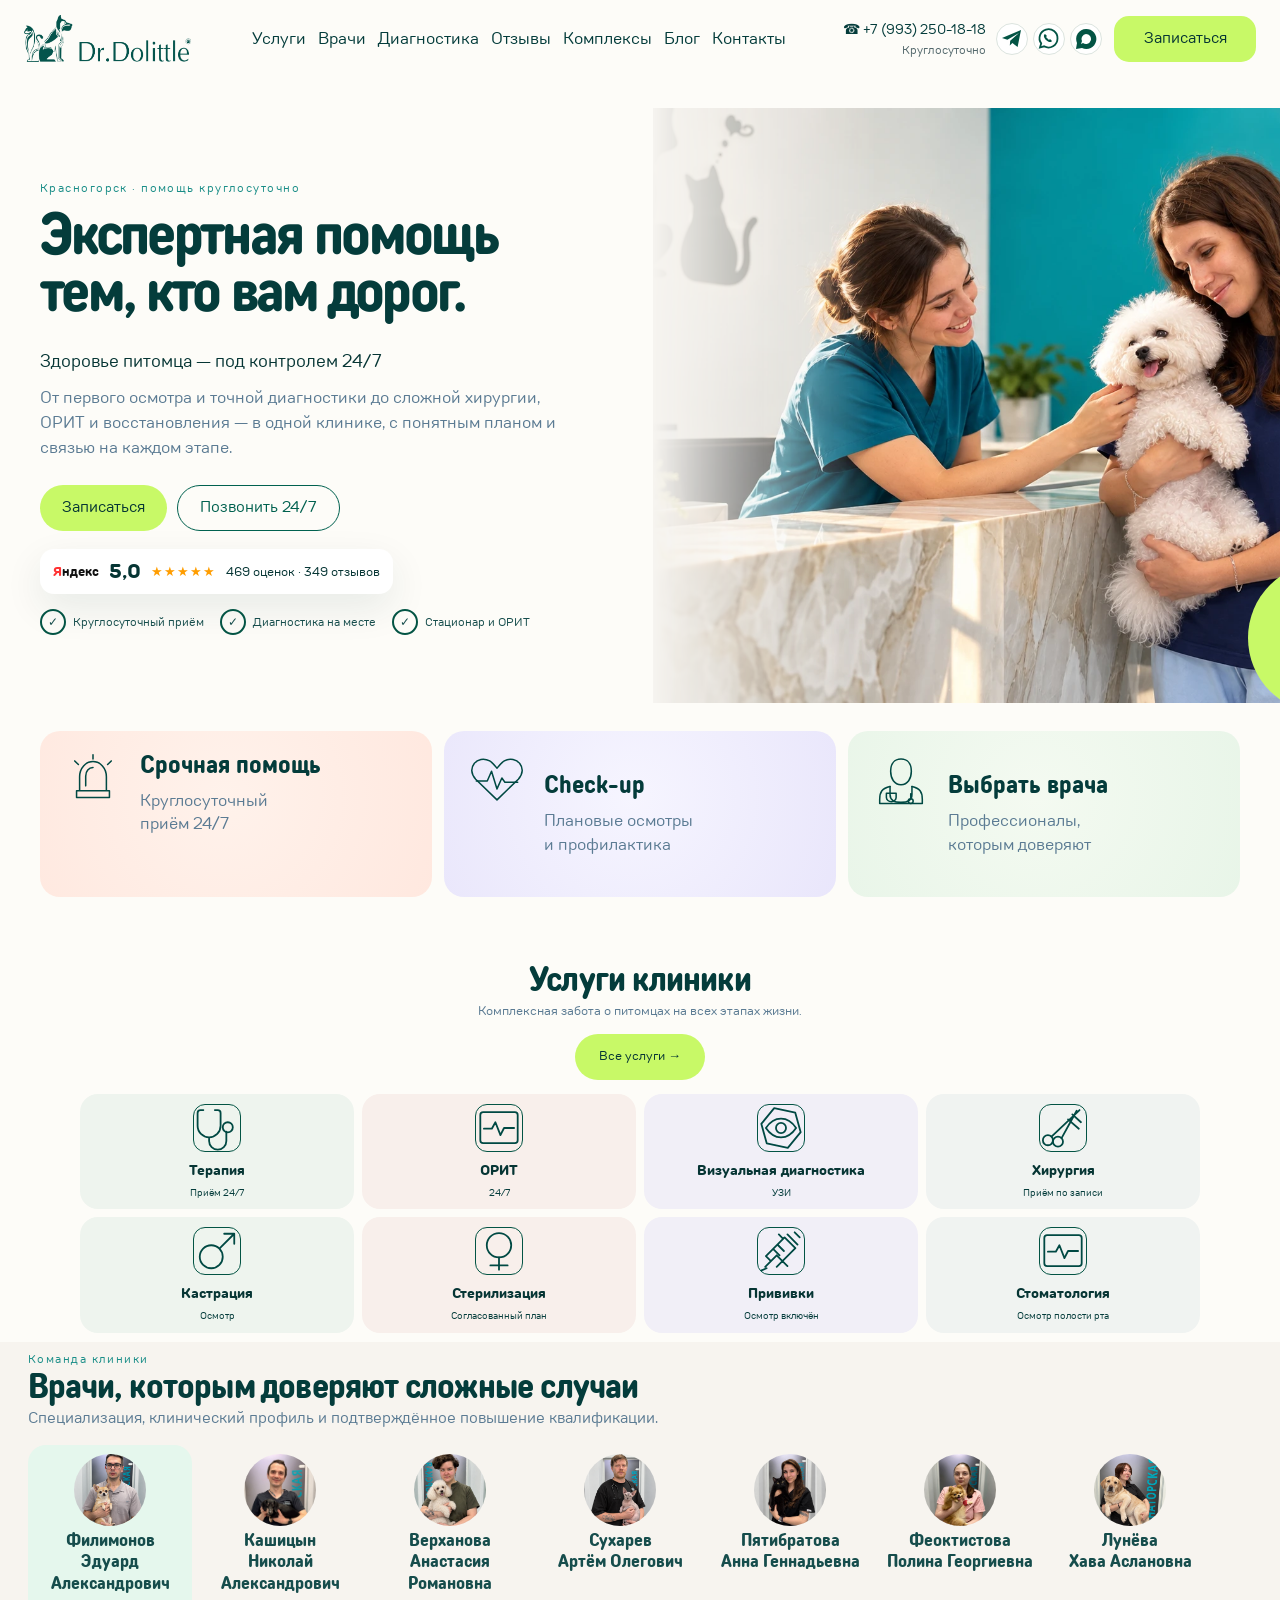
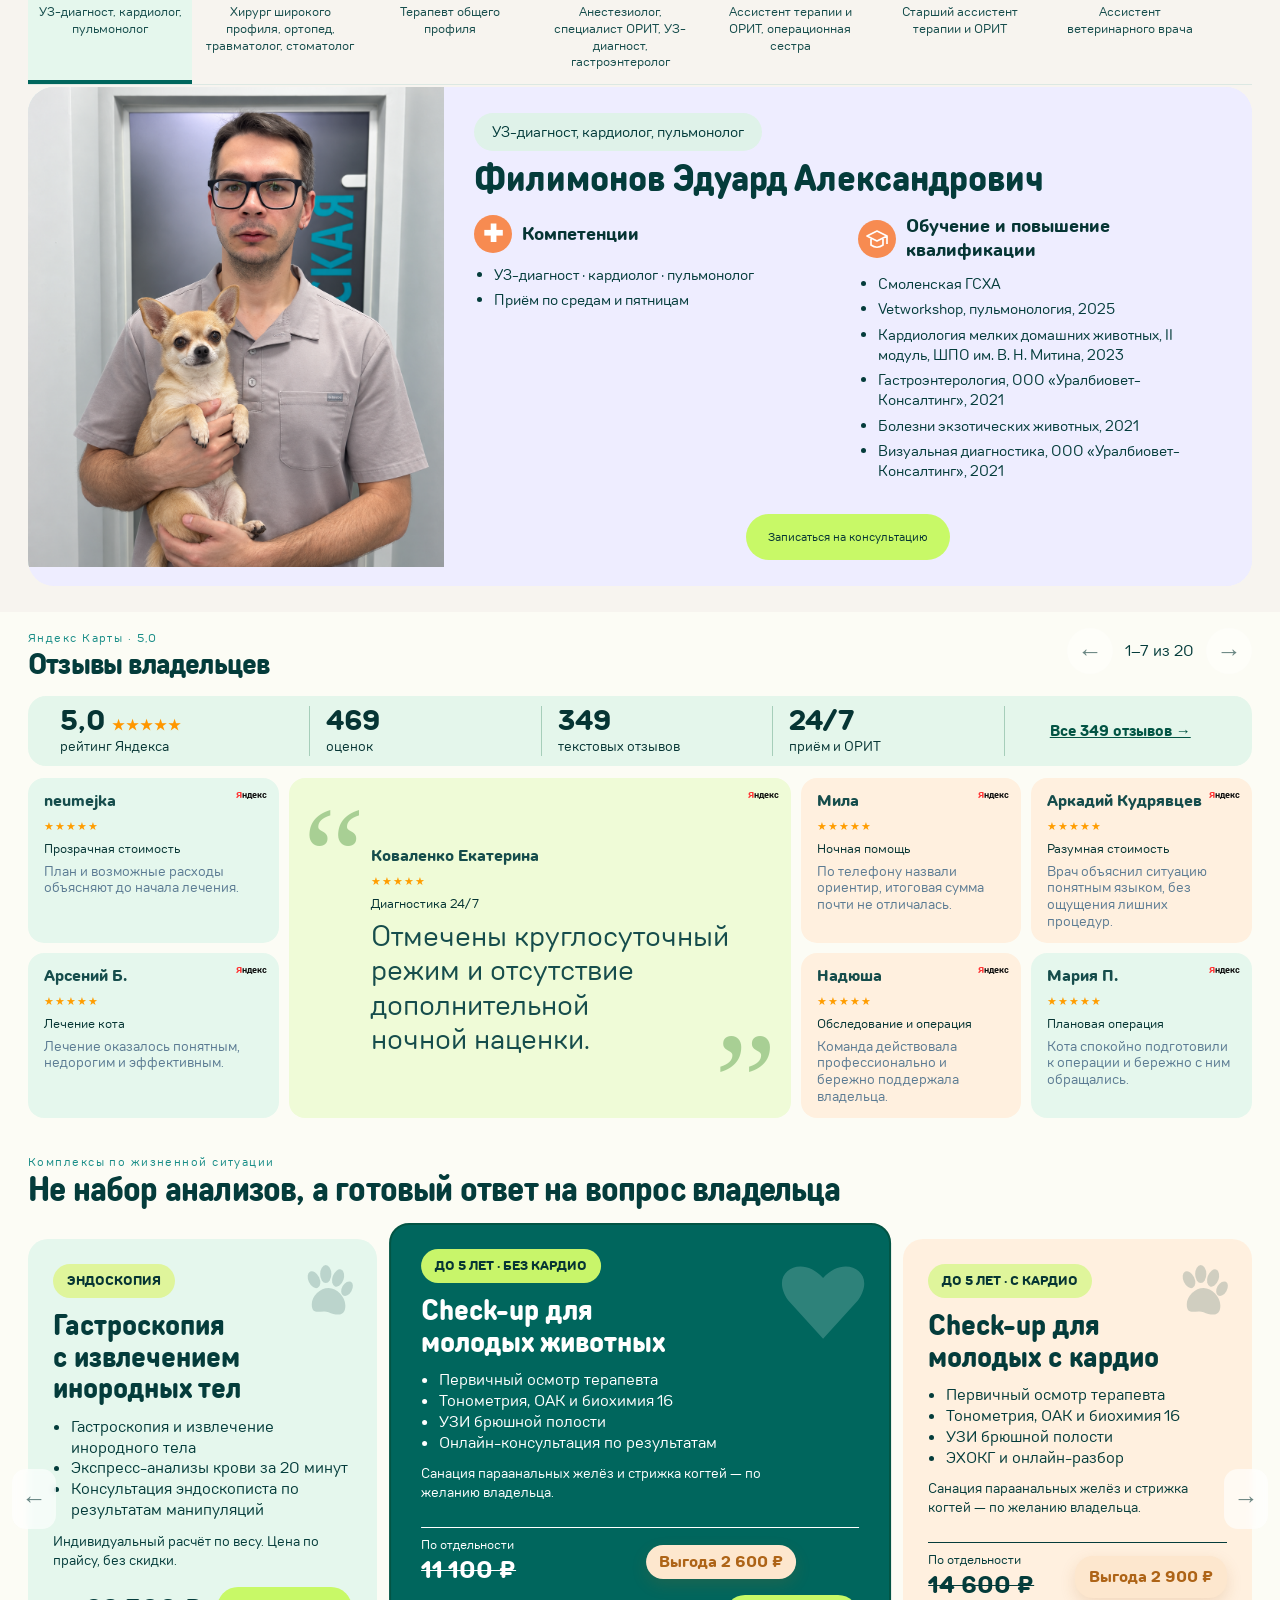
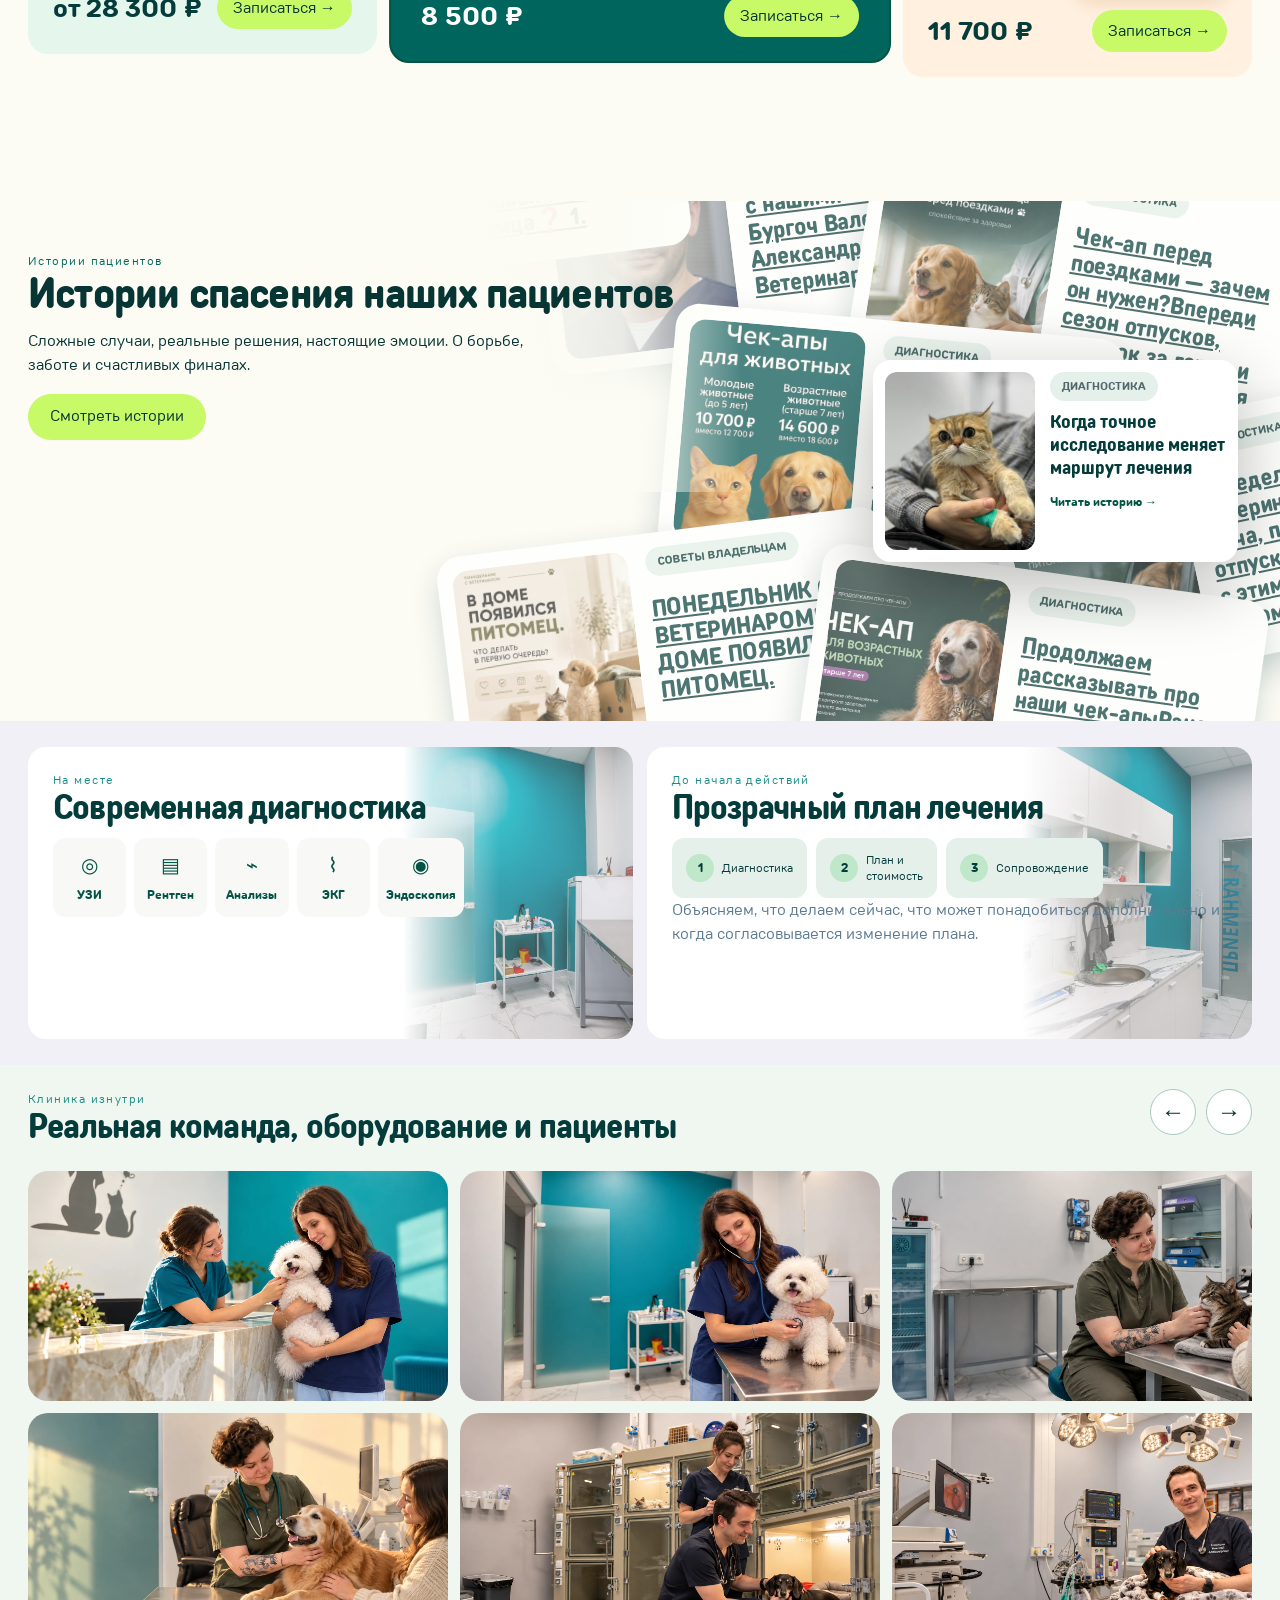
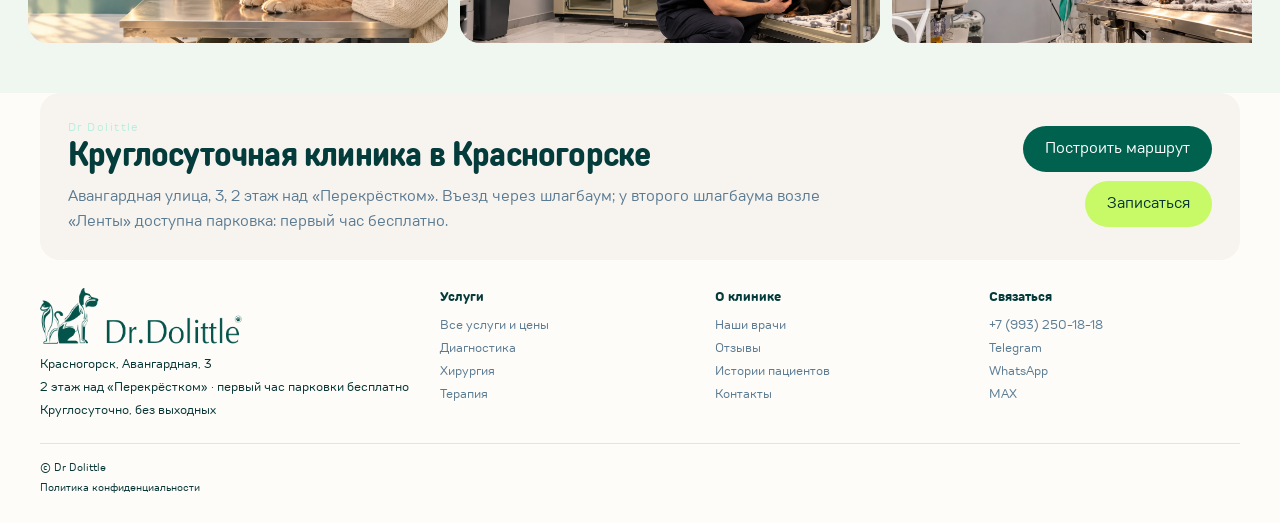
<file: index.html>
<!doctype html><html lang="ru"><head>
<meta charset="utf-8"><meta name="viewport" content="width=device-width,initial-scale=1">
<script>
(function(){
  const id=113015299;
  const isPreview=location.protocol==='https:'&&location.hostname==='dolittle24.ru'&&location.pathname.startsWith('/dr-dolittle-preview/');
  if(isPreview)window.DD_LEAD_ENDPOINT='https://hooks.dolittle24.ru/api/leads';
  const isProduction=!isPreview&&(location.hostname==='dolittle24.ru'||location.hostname==='www.dolittle24.ru');
  window.DD_METRIKA_ID=id;
  window.DD_ANALYTICS_ENABLED=isProduction;
  if(!isProduction)return;
  (function(m,e,t,r,i,k,a){m[i]=m[i]||function(){(m[i].a=m[i].a||[]).push(arguments)};m[i].l=1*new Date();
  for(let j=0;j<document.scripts.length;j++){if(document.scripts[j].src===r)return;}
  k=e.createElement(t),a=e.getElementsByTagName(t)[0],k.async=1,k.src=r,a.parentNode.insertBefore(k,a)})
  (window,document,'script','https://mc.yandex.ru/metrika/tag.js?id='+id,'ym');
  ym(id,'init',{ssr:true,webvisor:true,clickmap:true,referrer:document.referrer,url:location.href,accurateTrackBounce:true,trackLinks:true});
})();
</script>
<title>Dr Dolittle — ветеринарная клиника 24/7 в Красногорске</title><meta name="description" content="Круглосуточная ветеринарная клиника Dr Dolittle в Красногорске: терапия, диагностика, хирургия, ОРИТ, стационар и профилактика. Запись по телефону и в мессенджерах.">
<link rel="canonical" href="https://dolittle24.ru/"><link rel="icon" href="favicon.svg"><link rel="stylesheet" href="styles.css?v=20261008-feedback8"><link rel="stylesheet" href="design-v2.css?v=20261008-feedback8">
<link rel="stylesheet" href="preview-final.css?v=20261008-feedback8">
<meta property="og:type" content="website"><meta property="og:locale" content="ru_RU"><meta property="og:title" content="Dr Dolittle — ветеринарная клиника 24/7 в Красногорске"><meta property="og:description" content="Круглосуточная ветеринарная клиника Dr Dolittle в Красногорске: терапия, диагностика, хирургия, ОРИТ, стационар и профилактика. Запись по телефону и в мессенджерах."><meta property="og:url" content="https://dolittle24.ru/">
<script type="application/ld+json">{"@context":"https://schema.org","@type":"VeterinaryCare","name":"Dr Dolittle — ветеринарная клиника 24/7 в Красногорске","url":"https://dolittle24.ru/","inLanguage":"ru-RU","isPartOf":{"@type":"WebSite","name":"Dr Dolittle","url":"https://dolittle24.ru/"},"about":{"@type":"VeterinaryCare","name":"Dr Dolittle","telephone":"+79932501818","address":{"@type":"PostalAddress","streetAddress":"Авангардная улица, 3","addressLocality":"Красногорск","addressRegion":"Московская область","addressCountry":"RU"},"openingHours":"Mo-Su 00:00-23:59"}}</script>
</head><body class="final-preview"><main class="page"><header class="topbar"><a class="brand" href="index.html" aria-label="Dr Dolittle — главная"><img class="logo" src="assets/logo-original-green.png" alt="Dr Dolittle"></a><button class="menu-toggle" type="button" aria-label="Открыть меню" aria-expanded="false">☰</button><nav class="nav"><a class="" href="services.html">Услуги</a><a class="" href="index.html#doctors">Врачи</a><a class="" href="diagnostics.html">Диагностика</a><a class="" href="index.html#reviews">Отзывы</a><a class="" href="index.html#packages">Комплексы</a><a class="" href="blog.html">Блог</a><a class="" href="index.html#contacts">Контакты</a></nav><div class="header-contact"><a class="phone-link" href="tel:+79932501818">☎ +7 (993) 250-18-18<small>Круглосуточно</small></a><div class="header-channels"><a href="https://t.me/drDolittle24" target="_blank" rel="noopener" aria-label="Telegram"><svg viewBox="0 0 24 24" aria-hidden="true"><path d="m21 3-3.4 17-5.2-4-2.6 2.5.4-4.8L19 6 7.4 12.8 2 11z"/></svg></a><a href="https://wa.me/79932501818" target="_blank" rel="noopener" aria-label="WhatsApp"><svg viewBox="0 0 24 24" aria-hidden="true"><path fill="none" stroke="currentColor" stroke-width="1.8" d="M20.5 11.5a9 9 0 0 1-13.4 7.8L3 20.5l1.2-4.1a9 9 0 1 1 16.3-4.9Z"/><path d="M8 7c-2 1-1 4 1 6s5 3 6 1l-2-2-1 1-3-3 1-1z"/></svg></a><a href="https://max.ru/u/f9LHodD0cOIxFHJJWmS7tdGHFyvuRDWd2HFo7OnW0eiXH5-tWgYl-M8U7FQ" target="_blank" rel="noopener" aria-label="MAX"><svg viewBox="0 0 24 24" aria-hidden="true"><path d="M12 2a10 10 0 0 0-9 14l-1 6 6-1A10 10 0 1 0 12 2Zm0 5a5 5 0 1 1-3 9l-2 1 1-3a5 5 0 0 1 4-7Z"/></svg></a></div></div><button class="btn js-book" type="button">Записаться</button></header><section class="hero"><div class="hero-copy"><div class="eyebrow">Красногорск · помощь круглосуточно</div><h1>Экспертная помощь тем, кто вам дорог.</h1><p class="hero-slogan">Здоровье питомца — под контролем 24/7</p><p>От первого осмотра и точной диагностики до сложной хирургии, ОРИТ и восстановления — в одной клинике, с понятным планом и связью на каждом этапе.</p><div class="hero-actions"><button class="btn js-book" type="button">Записаться</button><a class="btn btn-outline" href="tel:+79932501818">Позвонить 24/7</a></div><a class="rating-chip" href="https://yandex.ru/maps/org/doktor_dulittl/180405601303/reviews/" target="_blank" rel="noopener"><span class="yandex-logo"><i>Я</i>ндекс</span><b>5,0</b><span class="stars">★★★★★</span><span>469 оценок · 349 отзывов</span></a><div class="proofs"><span>Круглосуточный приём</span><span>Диагностика на месте</span><span>Стационар и ОРИТ</span></div></div><div class="hero-image"><button class="v2-round-book js-book" type="button" aria-label="Записаться на приём"><svg class="v2-icon" aria-hidden="true"><use href="assets/v2-icons.svg#i-calendar"/></svg><span>Записаться<br>на приём</span><svg class="v2-icon" aria-hidden="true"><use href="assets/v2-icons.svg#i-arrow"/></svg></button><img src="assets/hero-user.webp" alt="Ветеринар Dr Dolittle с питомцем"><div class="hero-note">Больше, чем клиника — мы рядом ♡</div></div></section><section class="quick quick-equal"><a class="quick-card orange" href="tel:+79932501818"><div><span class="quick-icon"><svg class="v2-icon" aria-hidden="true"><use href="assets/v2-icons.svg#i-siren"/></svg></span><h3>Срочная помощь</h3><p>Круглосуточный приём 24/7</p></div><img src="assets/doctor1.webp" alt="Собака"></a><button class="quick-card lime js-book" data-context="Check-up" type="button"><div><span class="quick-icon"><svg class="v2-icon" aria-hidden="true"><use href="assets/v2-icons.svg#i-heart"/></svg></span><h3>Check-up</h3><p>Плановые осмотры и профилактика</p></div><img src="assets/callback-cat.webp" alt="Кошка"></button><button class="quick-card aqua js-book" data-context="Выбор врача" type="button"><div><span class="quick-icon"><svg class="v2-icon" aria-hidden="true"><use href="assets/v2-icons.svg#i-doctor"/></svg></span><h3>Выбрать врача</h3><p>Профессионалы, которым доверяют</p></div><img src="assets/about-dog.webp" alt="Питомец"></button></section><section class="section" id="services"><div class="section-head compact-services-head"><div><h2>Услуги клиники</h2><p class="muted">Комплексная забота о питомцах на всех этапах жизни.</p></div><a class="btn all-services-button" href="services.html">Все услуги →</a></div><div class="services-grid services-grid-compact"><a class="service-card" href="therapy.html"><div class="icon"><svg class="v2-icon" aria-hidden="true"><use href="assets/v2-icons.svg#i-stethoscope"/></svg></div><strong>Терапия</strong><small>Приём 24/7</small></a><a class="service-card" href="orit.html"><div class="icon"><svg class="v2-icon" aria-hidden="true"><use href="assets/v2-icons.svg#i-monitor"/></svg></div><strong>ОРИТ</strong><small>24/7</small></a><a class="service-card" href="diagnostics.html"><div class="icon"><svg class="v2-icon" aria-hidden="true"><use href="assets/v2-icons.svg#i-eye"/></svg></div><strong>Визуальная диагностика</strong><small>УЗИ</small></a><a class="service-card" href="surgery.html"><div class="icon"><svg class="v2-icon" aria-hidden="true"><use href="assets/v2-icons.svg#i-scissors"/></svg></div><strong>Хирургия</strong><small>Приём по записи</small></a><a class="service-card" href="castration.html"><div class="icon"><svg class="v2-icon" aria-hidden="true"><use href="assets/v2-icons.svg#i-male"/></svg></div><strong>Кастрация</strong><small>Осмотр</small></a><a class="service-card" href="sterilization.html"><div class="icon"><svg class="v2-icon" aria-hidden="true"><use href="assets/v2-icons.svg#i-female"/></svg></div><strong>Стерилизация</strong><small>Согласованный план</small></a><a class="service-card" href="vaccination.html"><div class="icon"><svg class="v2-icon" aria-hidden="true"><use href="assets/v2-icons.svg#i-syringe"/></svg></div><strong>Прививки</strong><small>Осмотр включён</small></a><a class="service-card" href="dentistry.html"><div class="icon"><svg class="v2-icon" aria-hidden="true"><use href="assets/v2-icons.svg#i-monitor"/></svg></div><strong>Стоматология</strong><small>Осмотр полости рта</small></a></div></section><section class="section soft" id="doctors"><div class="section-head"><div><div class="eyebrow">Команда клиники</div><h2>Врачи, которым доверяют сложные случаи</h2><p class="muted">Специализация, клинический профиль и подтверждённое повышение квалификации.</p></div></div><div class="doctor-index" role="tablist" aria-label="Врачи клиники"><button class="doctor-tab" type="button" role="tab" id="doctor-tab-0" aria-controls="doctor-profile-0" aria-selected="true" tabindex="0" data-doctor-tab="0"><img src="assets/filimonov-eduard-edited.png" alt="" width="72" height="72"><strong>Филимонов<br>Эдуард Александрович</strong><small>УЗ-диагност, кардиолог, пульмонолог</small></button><button class="doctor-tab" type="button" role="tab" id="doctor-tab-1" aria-controls="doctor-profile-1" aria-selected="false" tabindex="-1" data-doctor-tab="1"><img src="assets/kashitsyn-nikolay.jpg" alt="" width="72" height="72"><strong>Кашицын<br>Николай Александрович</strong><small>Хирург широкого профиля, ортопед, травматолог, стоматолог</small></button><button class="doctor-tab" type="button" role="tab" id="doctor-tab-2" aria-controls="doctor-profile-2" aria-selected="false" tabindex="-1" data-doctor-tab="2"><img src="assets/verkhanova-anastasia.jpg" alt="" width="72" height="72"><strong>Верханова<br>Анастасия Романовна</strong><small>Терапевт общего профиля</small></button><button class="doctor-tab" type="button" role="tab" id="doctor-tab-3" aria-controls="doctor-profile-3" aria-selected="false" tabindex="-1" data-doctor-tab="3"><img src="assets/sukharev-artem-edited.png" alt="" width="72" height="72"><strong>Сухарев<br>Артём Олегович</strong><small>Анестезиолог, специалист ОРИТ, УЗ-диагност, гастроэнтеролог</small></button><button class="doctor-tab" type="button" role="tab" id="doctor-tab-4" aria-controls="doctor-profile-4" aria-selected="false" tabindex="-1" data-doctor-tab="4"><img src="assets/pyatibratova-anna.jpg" alt="" width="72" height="72"><strong>Пятибратова<br>Анна Геннадьевна</strong><small>Ассистент терапии и ОРИТ, операционная сестра</small></button><button class="doctor-tab" type="button" role="tab" id="doctor-tab-5" aria-controls="doctor-profile-5" aria-selected="false" tabindex="-1" data-doctor-tab="5"><img src="assets/feoktistova-polina.jpg" alt="" width="72" height="72"><strong>Феоктистова<br>Полина Георгиевна</strong><small>Старший ассистент терапии и ОРИТ</small></button><button class="doctor-tab" type="button" role="tab" id="doctor-tab-6" aria-controls="doctor-profile-6" aria-selected="false" tabindex="-1" data-doctor-tab="6"><img src="assets/luneva-khava-edited.png" alt="" width="72" height="72"><strong>Лунёва<br>Хава Аслановна</strong><small>Ассистент ветеринарного врача</small></button></div><div class="doctor-grid"><article class="doctor-card" id="doctor-profile-0" role="tabpanel" aria-labelledby="doctor-tab-0"><div class="doctor-photo"><img src="assets/filimonov-eduard-edited.png" alt="Эдуард Александрович Филимонов" loading="lazy"></div><div class="doctor-content"><span class="role">УЗ-диагност, кардиолог, пульмонолог</span><h3><span class="doctor-surname">Филимонов Эдуард Александрович</span></h3><div class="doctor-facts"><div><b><span class="fact-icon" aria-hidden="true">✚</span>Компетенции</b><ul><li>УЗ-диагност · кардиолог · пульмонолог</li><li>Приём по средам и пятницам</li></ul></div><div><b><span class="fact-icon fact-education" aria-hidden="true"><svg viewBox="0 0 24 24"><path d="m2 9 10-5 10 5-10 5Zm4 3v6c4 3 8 3 12 0v-6M22 9v8"/></svg></span>Обучение и повышение квалификации</b><ul><li>Смоленская ГСХА</li><li>Vetworkshop, пульмонология, 2025</li><li>Кардиология мелких домашних животных, II модуль, ШПО им. В. Н. Митина, 2023</li><li>Гастроэнтерология, ООО «Уралбиовет-Консалтинг», 2021</li><li>Болезни экзотических животных, 2021</li><li>Визуальная диагностика, ООО «Уралбиовет-Консалтинг», 2021</li></ul></div></div><button class="btn doctor-cta js-book" type="button" data-context="Запись к врачу: Эдуард Александрович Филимонов">Записаться на консультацию</button></div></article><article class="doctor-card" id="doctor-profile-1" role="tabpanel" aria-labelledby="doctor-tab-1" hidden><div class="doctor-photo"><img src="assets/kashitsyn-nikolay.jpg" alt="Николай Александрович Кашицын" loading="lazy"></div><div class="doctor-content"><span class="role">Хирург широкого профиля, ортопед, травматолог, стоматолог</span><h3><span class="doctor-surname">Кашицын Николай Александрович</span></h3><div class="doctor-facts"><div><b><span class="fact-icon" aria-hidden="true">✚</span>Компетенции</b><ul><li>Ортопедия · Травматология · Абдоминальная хирургия · Хирург широкого профиля · ортопед · травматолог · стоматолог</li><li>Более 6 лет · Приём по средам и субботам</li></ul></div><div><b><span class="fact-icon fact-education" aria-hidden="true"><svg viewBox="0 0 24 24"><path d="m2 9 10-5 10 5-10 5Zm4 3v6c4 3 8 3 12 0v-6M22 9v8"/></svg></span>Обучение и повышение квалификации</b><ul><li>Тверская государственная сельскохозяйственная академия</li><li>Ортопедия и травматология, ИВЦ, 2016–2018</li><li>Абдоминальная хирургия, ИВЦ и «Белый клык», 2015–2019</li><li>Пластическая хирургия и онкология, 2019 и 2021</li><li>Регулярное участие в NVC</li></ul></div></div><button class="btn doctor-cta js-book" type="button" data-context="Запись к врачу: Николай Александрович Кашицын">Записаться на консультацию</button></div></article><article class="doctor-card" id="doctor-profile-2" role="tabpanel" aria-labelledby="doctor-tab-2" hidden><div class="doctor-photo"><img src="assets/verkhanova-anastasia.jpg" alt="Анастасия Романовна Верханова" loading="lazy"></div><div class="doctor-content"><span class="role">Терапевт общего профиля</span><h3><span class="doctor-surname">Верханова Анастасия Романовна</span></h3><div class="doctor-facts"><div><b><span class="fact-icon" aria-hidden="true">✚</span>Компетенции</b><ul><li>Терапия · ОРИТ · Лабораторная диагностика · Терапевт общего профиля</li><li>В ветеринарных клиниках с 2022 года; в Dr. Dolittle с 2025 года</li></ul></div><div><b><span class="fact-icon fact-education" aria-hidden="true"><svg viewBox="0 0 24 24"><path d="m2 9 10-5 10 5-10 5Zm4 3v6c4 3 8 3 12 0v-6M22 9v8"/></svg></span>Обучение и повышение квалификации</b><ul><li>Тверская государственная сельскохозяйственная академия, факультет ветеринарии</li><li>Регулярное участие в Национальной Ветеринарной Конференции и иных ветеринарных форумах</li></ul></div></div><button class="btn doctor-cta js-book" type="button" data-context="Запись к врачу: Анастасия Романовна Верханова">Записаться на консультацию</button></div></article><article class="doctor-card" id="doctor-profile-3" role="tabpanel" aria-labelledby="doctor-tab-3" hidden><div class="doctor-photo"><img src="assets/sukharev-artem-edited.png" alt="Артём Олегович Сухарев" loading="lazy"></div><div class="doctor-content"><span class="role">Анестезиолог, специалист ОРИТ, УЗ-диагност, гастроэнтеролог</span><h3><span class="doctor-surname">Сухарев Артём Олегович</span></h3><div class="doctor-facts"><div><b><span class="fact-icon" aria-hidden="true">✚</span>Компетенции</b><ul><li>Анестезиология · ОРИТ · УЗ-диагностика · Анестезиолог · специалист ОРИТ · УЗ-диагност · гастроэнтеролог</li></ul></div><div><b><span class="fact-icon fact-education" aria-hidden="true"><svg viewBox="0 0 24 24"><path d="m2 9 10-5 10 5-10 5Zm4 3v6c4 3 8 3 12 0v-6M22 9v8"/></svg></span>Обучение и повышение квалификации</b><ul><li>Сведения об обучении уточняются</li></ul></div></div><button class="btn doctor-cta js-book" type="button" data-context="Запись к врачу: Артём Олегович Сухарев">Записаться на консультацию</button></div></article><article class="doctor-card" id="doctor-profile-4" role="tabpanel" aria-labelledby="doctor-tab-4" hidden><div class="doctor-photo"><img src="assets/pyatibratova-anna.jpg" alt="Анна Геннадьевна Пятибратова" loading="lazy"></div><div class="doctor-content"><span class="role">Ассистент терапии и ОРИТ, операционная сестра</span><h3><span class="doctor-surname">Пятибратова Анна Геннадьевна</span></h3><div class="doctor-facts"><div><b><span class="fact-icon" aria-hidden="true">✚</span>Компетенции</b><ul><li>ОРИТ · Визуальная диагностика · Рентгенология · Анестезия · Хирургия мелких домашних животных · Ассистент терапии и ОРИТ · операционная сестра</li><li>С 2022 года работает в области ветеринарной медицины</li></ul></div><div><b><span class="fact-icon fact-education" aria-hidden="true"><svg viewBox="0 0 24 24"><path d="m2 9 10-5 10 5-10 5Zm4 3v6c4 3 8 3 12 0v-6M22 9v8"/></svg></span>Обучение и повышение квалификации</b><ul><li>Профильное неоконченное высшее образование: МГАВМиБ — МВА им. К. И. Скрябина, ветеринарный факультет</li><li>Ежегодные курсы и конгрессы</li></ul></div></div><button class="btn doctor-cta js-book" type="button" data-context="Запись к врачу: Анна Геннадьевна Пятибратова">Записаться на консультацию</button></div></article><article class="doctor-card" id="doctor-profile-5" role="tabpanel" aria-labelledby="doctor-tab-5" hidden><div class="doctor-photo"><img src="assets/feoktistova-polina.jpg" alt="Полина Георгиевна Феоктистова" loading="lazy"></div><div class="doctor-content"><span class="role">Старший ассистент терапии и ОРИТ</span><h3><span class="doctor-surname">Феоктистова Полина Георгиевна</span></h3><div class="doctor-facts"><div><b><span class="fact-icon" aria-hidden="true">✚</span>Компетенции</b><ul><li>Терапия · ОРИТ · Старший ассистент терапии и ОРИТ</li><li>VetCity с 2024 года; ассистент Dr. Dolittle с 2026 года</li></ul></div><div><b><span class="fact-icon fact-education" aria-hidden="true"><svg viewBox="0 0 24 24"><path d="m2 9 10-5 10 5-10 5Zm4 3v6c4 3 8 3 12 0v-6M22 9v8"/></svg></span>Обучение и повышение квалификации</b><ul><li>Профильное неоконченное высшее образование, ветеринария</li><li>Ежегодные курсы и конгрессы</li></ul></div></div><button class="btn doctor-cta js-book" type="button" data-context="Запись к врачу: Полина Георгиевна Феоктистова">Записаться на консультацию</button></div></article><article class="doctor-card" id="doctor-profile-6" role="tabpanel" aria-labelledby="doctor-tab-6" hidden><div class="doctor-photo"><img src="assets/luneva-khava-edited.png" alt="Хава Аслановна Лунёва" loading="lazy"></div><div class="doctor-content"><span class="role">Ассистент ветеринарного врача</span><h3><span class="doctor-surname">Лунёва Хава Аслановна</span></h3><div class="doctor-facts"><div><b><span class="fact-icon" aria-hidden="true">✚</span>Компетенции</b><ul><li>Ассистент ветеринарного врача</li></ul></div><div><b><span class="fact-icon fact-education" aria-hidden="true"><svg viewBox="0 0 24 24"><path d="m2 9 10-5 10 5-10 5Zm4 3v6c4 3 8 3 12 0v-6M22 9v8"/></svg></span>Обучение и повышение квалификации</b><ul><li>Сведения об обучении уточняются</li></ul></div></div><button class="btn doctor-cta js-book" type="button" data-context="Запись к врачу: Хава Аслановна Лунёва">Записаться на консультацию</button></div></article></div></section><section class="section" id="reviews"><div class="section-head reviews-head-light"><div><div class="eyebrow">Яндекс Карты · 5,0</div><h2>Отзывы владельцев</h2></div><a href="https://yandex.ru/maps/org/doktor_dulittl/180405601303/reviews/" target="_blank" rel="noopener">Все 349 отзывов →</a></div><div class="trustbar"><div><strong>5,0 <span class="stars">★★★★★</span></strong><span>рейтинг Яндекса</span></div><div><strong>469</strong><span>оценок</span></div><div><strong>349</strong><span>текстовых отзывов</span></div><div><strong>24/7</strong><span>приём и ОРИТ</span></div><a class="reviews-all" href="https://yandex.ru/maps/org/doktor_dulittl/180405601303/reviews/" target="_blank" rel="noopener">Все 349 отзывов →</a></div><div class="final-review-controls"><button type="button" data-review-prev aria-label="Предыдущие отзывы">←</button><span data-review-range aria-live="polite">1–7 из 20</span><button type="button" data-review-next aria-label="Следующие отзывы">→</button></div><div class="reviews-cloud"><a class="review review-link" data-final-review="0" href="https://yandex.ru/maps/org/doktor_dulittl/180405601303/reviews/" target="_blank" rel="noopener"><div class="review-head"><b>neumejka</b><span class="yandex-logo"><i>Я</i>ндекс</span></div><div class="stars">★★★★★</div><strong class="review-topic">Прозрачная стоимость</strong><p>План и возможные расходы объясняют до начала лечения.</p><span class="review-fade" aria-hidden="true"></span></a><a class="review review-link" data-final-review="1" href="https://yandex.ru/maps/org/doktor_dulittl/180405601303/reviews/" target="_blank" rel="noopener"><div class="review-head"><b>Мила</b><span class="yandex-logo"><i>Я</i>ндекс</span></div><div class="stars">★★★★★</div><strong class="review-topic">Ночная помощь</strong><p>По телефону назвали ориентир, итоговая сумма почти не отличалась.</p><span class="review-fade" aria-hidden="true"></span></a><a class="review review-link" data-final-review="2" href="https://yandex.ru/maps/org/doktor_dulittl/180405601303/reviews/" target="_blank" rel="noopener"><div class="review-head"><b>Коваленко Екатерина</b><span class="yandex-logo"><i>Я</i>ндекс</span></div><div class="stars">★★★★★</div><strong class="review-topic">Диагностика 24/7</strong><p>Отмечены круглосуточный режим и отсутствие дополнительной ночной наценки.</p><span class="review-fade" aria-hidden="true"></span></a><a class="review review-link" data-final-review="3" href="https://yandex.ru/maps/org/doktor_dulittl/180405601303/reviews/" target="_blank" rel="noopener"><div class="review-head"><b>Аркадий Кудрявцев</b><span class="yandex-logo"><i>Я</i>ндекс</span></div><div class="stars">★★★★★</div><strong class="review-topic">Разумная стоимость</strong><p>Врач объяснил ситуацию понятным языком, без ощущения лишних процедур.</p><span class="review-fade" aria-hidden="true"></span></a><a class="review review-link" data-final-review="4" href="https://yandex.ru/maps/org/doktor_dulittl/180405601303/reviews/" target="_blank" rel="noopener"><div class="review-head"><b>Арсений Б.</b><span class="yandex-logo"><i>Я</i>ндекс</span></div><div class="stars">★★★★★</div><strong class="review-topic">Лечение кота</strong><p>Лечение оказалось понятным, недорогим и эффективным.</p><span class="review-fade" aria-hidden="true"></span></a><a class="review review-link" data-final-review="5" href="https://yandex.ru/maps/org/doktor_dulittl/180405601303/reviews/" target="_blank" rel="noopener"><div class="review-head"><b>Надюша</b><span class="yandex-logo"><i>Я</i>ндекс</span></div><div class="stars">★★★★★</div><strong class="review-topic">Обследование и операция</strong><p>Команда действовала профессионально и бережно поддержала владельца.</p><span class="review-fade" aria-hidden="true"></span></a><a class="review review-link" data-final-review="6" href="https://yandex.ru/maps/org/doktor_dulittl/180405601303/reviews/" target="_blank" rel="noopener"><div class="review-head"><b>Мария П.</b><span class="yandex-logo"><i>Я</i>ндекс</span></div><div class="stars">★★★★★</div><strong class="review-topic">Плановая операция</strong><p>Кота спокойно подготовили к операции и бережно с ним обращались.</p><span class="review-fade" aria-hidden="true"></span></a><a class="review review-link" hidden data-final-review="7" href="https://yandex.ru/maps/org/doktor_dulittl/180405601303/reviews/" target="_blank" rel="noopener"><div class="review-head"><b>Ольга</b><span class="yandex-logo"><i>Я</i>ндекс</span></div><div class="stars">★★★★★</div><strong class="review-topic">Экстренный приём</strong><p>Врач сразу принял пациента, быстро провёл УЗИ и необходимую помощь.</p><span class="review-fade" aria-hidden="true"></span></a><a class="review review-link" hidden data-final-review="8" href="https://yandex.ru/maps/org/doktor_dulittl/180405601303/reviews/" target="_blank" rel="noopener"><div class="review-head"><b>Виктория</b><span class="yandex-logo"><i>Я</i>ндекс</span></div><div class="stars">★★★★★</div><strong class="review-topic">Операция и связь</strong><p>После операции клиника поддерживала связь и сообщала о состоянии питомца.</p><span class="review-fade" aria-hidden="true"></span></a><a class="review review-link" hidden data-final-review="9" href="https://yandex.ru/maps/org/doktor_dulittl/180405601303/reviews/" target="_blank" rel="noopener"><div class="review-head"><b>Marina Мартынова</b><span class="yandex-logo"><i>Я</i>ндекс</span></div><div class="stars">★★★★★</div><strong class="review-topic">Стерилизация собаки</strong><p>После процедуры врач оставался на связи и помогал организовать домашний уход.</p><span class="review-fade" aria-hidden="true"></span></a><a class="review review-link" hidden data-final-review="10" href="https://yandex.ru/maps/org/doktor_dulittl/180405601303/reviews/" target="_blank" rel="noopener"><div class="review-head"><b>Анастасия Ниденс</b><span class="yandex-logo"><i>Я</i>ндекс</span></div><div class="stars">★★★★★</div><strong class="review-topic">Удаление инородного предмета</strong><p>Предмет удалили быстро и с минимальным дискомфортом для пациента.</p><span class="review-fade" aria-hidden="true"></span></a><a class="review review-link" hidden data-final-review="11" href="https://yandex.ru/maps/org/doktor_dulittl/180405601303/reviews/" target="_blank" rel="noopener"><div class="review-head"><b>Алина Гунькина</b><span class="yandex-logo"><i>Я</i>ндекс</span></div><div class="stars">★★★★★</div><strong class="review-topic">Приём кардиолога</strong><p>Врач подробно и простыми словами объяснил, что происходит с питомцем.</p><span class="review-fade" aria-hidden="true"></span></a><a class="review review-link" hidden data-final-review="12" href="https://yandex.ru/maps/org/doktor_dulittl/180405601303/reviews/" target="_blank" rel="noopener"><div class="review-head"><b>Полина Сазонова</b><span class="yandex-logo"><i>Я</i>ндекс</span></div><div class="stars">★★★★★</div><strong class="review-topic">Кардиологическое наблюдение</strong><p>Лечение корректируют по результатам анализов и обследований.</p><span class="review-fade" aria-hidden="true"></span></a><a class="review review-link" hidden data-final-review="13" href="https://yandex.ru/maps/org/doktor_dulittl/180405601303/reviews/" target="_blank" rel="noopener"><div class="review-head"><b>Елизавета</b><span class="yandex-logo"><i>Я</i>ндекс</span></div><div class="stars">★★★★★</div><strong class="review-topic">Послеоперационное наблюдение</strong><p>Сотрудники регулярно сообщали о состоянии и отвечали на вопросы.</p><span class="review-fade" aria-hidden="true"></span></a><a class="review review-link" hidden data-final-review="14" href="https://yandex.ru/maps/org/doktor_dulittl/180405601303/reviews/" target="_blank" rel="noopener"><div class="review-head"><b>Анастасия Долоб</b><span class="yandex-logo"><i>Я</i>ндекс</span></div><div class="stars">★★★★★</div><strong class="review-topic">Передержка под наблюдением</strong><p>Владельцу отправляют фото и видео, а рядом с питомцем всегда врачи.</p><span class="review-fade" aria-hidden="true"></span></a><a class="review review-link" hidden data-final-review="15" href="https://yandex.ru/maps/org/doktor_dulittl/180405601303/reviews/" target="_blank" rel="noopener"><div class="review-head"><b>Елена Барынкина</b><span class="yandex-logo"><i>Я</i>ндекс</span></div><div class="stars">★★★★★</div><strong class="review-topic">Реабилитация после операции</strong><p>Диагностика, лечение и восстановление доступны в одном месте.</p><span class="review-fade" aria-hidden="true"></span></a><a class="review review-link" hidden data-final-review="16" href="https://yandex.ru/maps/org/doktor_dulittl/180405601303/reviews/" target="_blank" rel="noopener"><div class="review-head"><b>Дарь Ф.</b><span class="yandex-logo"><i>Я</i>ндекс</span></div><div class="stars">★★★★★</div><strong class="review-topic">Травматология</strong><p>Владелица отметила внимательный осмотр и бережное общение с питомцем.</p><span class="review-fade" aria-hidden="true"></span></a><a class="review review-link" hidden data-final-review="17" href="https://yandex.ru/maps/org/doktor_dulittl/180405601303/reviews/" target="_blank" rel="noopener"><div class="review-head"><b>Пользователь «Груша»</b><span class="yandex-logo"><i>Я</i>ндекс</span></div><div class="stars">★★★★★</div><strong class="review-topic">Длительное лечение</strong><p>Специалисты нашли подход к собаке и подробно объяснили дальнейшие действия.</p><span class="review-fade" aria-hidden="true"></span></a><a class="review review-link" hidden data-final-review="18" href="https://yandex.ru/maps/org/doktor_dulittl/180405601303/reviews/" target="_blank" rel="noopener"><div class="review-head"><b>Анастасия</b><span class="yandex-logo"><i>Я</i>ндекс</span></div><div class="stars">★★★★★</div><strong class="review-topic">Экстренная операция</strong><p>В сложной ситуации команда действовала собранно и по-человечески.</p><span class="review-fade" aria-hidden="true"></span></a><a class="review review-link" hidden data-final-review="19" href="https://yandex.ru/maps/org/doktor_dulittl/180405601303/reviews/" target="_blank" rel="noopener"><div class="review-head"><b>Елизавета</b><span class="yandex-logo"><i>Я</i>ндекс</span></div><div class="stars">★★★★★</div><strong class="review-topic">Стационар и интенсивная терапия</strong><p>Круглосуточное наблюдение и связь с врачами помогли снизить тревогу владельца.</p><span class="review-fade" aria-hidden="true"></span></a></div></section><section class="section packages-section" id="packages"><div class="section-head"><div><div class="eyebrow">Комплексы по жизненной ситуации</div><h2>Не набор анализов, а готовый ответ на вопрос владельца</h2></div><div class="carousel-controls"><button type="button" data-prev aria-label="Предыдущий комплекс">←</button><button type="button" data-next aria-label="Следующий комплекс">→</button></div></div><div class="package-stage" aria-label="Комплексы услуг"><article class="package-card" data-package="young"><svg class="package-decoration" viewBox="0 0 100 100" aria-hidden="true"><path d="M50 90 12 48C-10 17 27-3 50 24 73-3 110 17 88 48Z"/></svg><span class="tag">До 5 лет · без кардио</span><h3>Check-up для молодых животных</h3><ul><li>Первичный осмотр терапевта</li><li>Тонометрия, ОАК и биохимия 16</li><li>УЗИ брюшной полости</li><li>Онлайн-консультация по результатам</li></ul><p class="package-extra">Санация параанальных желёз и стрижка когтей — по желанию владельца.</p><div class="package-economy"><span class="package-separate">По отдельности <b>11 100 ₽</b></span><strong class="package-saving">Выгода 2 600 ₽</strong></div><div class="package-bottom"><strong>8 500 ₽</strong><button class="text-button js-book" type="button" data-context="Check-up для молодых животных">Записаться →</button></div></article><article class="package-card" data-package="young_cardio"><svg class="package-decoration" viewBox="0 0 100 100" aria-hidden="true"><ellipse cx="25" cy="28" rx="10" ry="16" transform="rotate(-25 25 28)"/><ellipse cx="46" cy="18" rx="10" ry="16"/><ellipse cx="68" cy="25" rx="10" ry="16" transform="rotate(20 68 25)"/><ellipse cx="84" cy="44" rx="9" ry="14" transform="rotate(30 84 44)"/><path d="M21 72c0-15 15-29 30-29s30 16 30 31c0 22-18 17-30 12-13-5-30 8-30-14Z"/></svg><span class="tag">До 5 лет · с кардио</span><h3>Check-up для молодых с кардио</h3><ul><li>Первичный осмотр терапевта</li><li>Тонометрия, ОАК и биохимия 16</li><li>УЗИ брюшной полости</li><li>ЭХОКГ и онлайн-разбор</li></ul><p class="package-extra">Санация параанальных желёз и стрижка когтей — по желанию владельца.</p><div class="package-economy"><span class="package-separate">По отдельности <b>14 600 ₽</b></span><strong class="package-saving">Выгода 2 900 ₽</strong></div><div class="package-bottom"><strong>11 700 ₽</strong><button class="text-button js-book" type="button" data-context="Check-up для молодых с кардио">Записаться →</button></div></article><article class="package-card" data-package="senior"><svg class="package-decoration" viewBox="0 0 100 100" aria-hidden="true"><ellipse cx="25" cy="28" rx="10" ry="16" transform="rotate(-25 25 28)"/><ellipse cx="46" cy="18" rx="10" ry="16"/><ellipse cx="68" cy="25" rx="10" ry="16" transform="rotate(20 68 25)"/><ellipse cx="84" cy="44" rx="9" ry="14" transform="rotate(30 84 44)"/><path d="M21 72c0-15 15-29 30-29s30 16 30 31c0 22-18 17-30 12-13-5-30 8-30-14Z"/></svg><span class="tag">Старше 5 лет · без кардио</span><h3>Возрастной check-up</h3><ul><li>Терапевт, ОАК и биохимия 30</li><li>Тонометрия и ОАМ</li><li>Рентген грудной клетки, 2 проекции</li><li>УЗИ брюшной полости и онлайн-разбор</li></ul><p class="package-extra">Санация параанальных желёз и стрижка когтей — по желанию владельца.</p><div class="package-economy"><span class="package-separate">По отдельности <b>16 600 ₽</b></span><strong class="package-saving">Выгода 3 500 ₽</strong></div><div class="package-bottom"><strong>13 100 ₽</strong><button class="text-button js-book" type="button" data-context="Возрастной check-up">Записаться →</button></div></article><article class="package-card" data-package="senior_cardio"><svg class="package-decoration" viewBox="0 0 100 100" aria-hidden="true"><ellipse cx="25" cy="28" rx="10" ry="16" transform="rotate(-25 25 28)"/><ellipse cx="46" cy="18" rx="10" ry="16"/><ellipse cx="68" cy="25" rx="10" ry="16" transform="rotate(20 68 25)"/><ellipse cx="84" cy="44" rx="9" ry="14" transform="rotate(30 84 44)"/><path d="M21 72c0-15 15-29 30-29s30 16 30 31c0 22-18 17-30 12-13-5-30 8-30-14Z"/></svg><span class="tag">Старше 5 лет · с кардио</span><h3>Возрастной check-up с кардио</h3><ul><li>Полный возрастной check-up</li><li>Консультация кардиолога</li><li>ЭХОКГ и ЭКГ</li><li>Единый итоговый план</li></ul><p class="package-extra">Санация параанальных желёз и стрижка когтей — по желанию владельца.</p><div class="package-economy"><span class="package-separate">По отдельности <b>25 800 ₽</b></span><strong class="package-saving">Выгода 6 200 ₽</strong></div><div class="package-bottom"><strong>19 600 ₽</strong><button class="text-button js-book" type="button" data-context="Возрастной check-up с кардио">Записаться →</button></div></article><article class="package-card" data-package="preop"><svg class="package-decoration" viewBox="0 0 100 100" aria-hidden="true"><ellipse cx="25" cy="28" rx="10" ry="16" transform="rotate(-25 25 28)"/><ellipse cx="46" cy="18" rx="10" ry="16"/><ellipse cx="68" cy="25" rx="10" ry="16" transform="rotate(20 68 25)"/><ellipse cx="84" cy="44" rx="9" ry="14" transform="rotate(30 84 44)"/><path d="M21 72c0-15 15-29 30-29s30 16 30 31c0 22-18 17-30 12-13-5-30 8-30-14Z"/></svg><span class="tag">Перед операцией</span><h3>Предоперационное обследование</h3><ul><li>ЭХО сердца</li><li>Общий анализ крови</li><li>Биохимия крови, 30 показателей</li></ul><p class="package-extra">Исследования выполняются до плановой операции.</p><div class="package-economy"><span class="package-separate">По отдельности <b>8 700 ₽</b></span><strong class="package-saving">Выгода 1 900 ₽</strong></div><div class="package-bottom"><strong>6 800 ₽</strong><button class="text-button js-book" type="button" data-context="Предоперационное обследование">Записаться →</button></div></article><article class="package-card" data-package="safe_anaesthesia"><svg class="package-decoration" viewBox="0 0 100 100" aria-hidden="true"><ellipse cx="25" cy="28" rx="10" ry="16" transform="rotate(-25 25 28)"/><ellipse cx="46" cy="18" rx="10" ry="16"/><ellipse cx="68" cy="25" rx="10" ry="16" transform="rotate(20 68 25)"/><ellipse cx="84" cy="44" rx="9" ry="14" transform="rotate(30 84 44)"/><path d="M21 72c0-15 15-29 30-29s30 16 30 31c0 22-18 17-30 12-13-5-30 8-30-14Z"/></svg><span class="tag">Перед операцией · расширенный</span><h3>Безопасная анестезия</h3><ul><li>Предоперационное обследование</li><li>Консультация анестезиолога</li><li>План анестезии и восстановления</li></ul><p class="package-extra">Дополнительные исследования — только по согласованным показаниям.</p><div class="package-economy"><span class="package-separate">По отдельности <b>Индивидуально</b></span><strong class="package-saving">Выгода за счёт единого маршрута</strong></div><div class="package-bottom"><strong>от 8 300 ₽</strong><button class="text-button js-book" type="button" data-context="Безопасная анестезия">Записаться →</button></div></article><article class="package-card" data-package="recovery"><svg class="package-decoration" viewBox="0 0 100 100" aria-hidden="true"><ellipse cx="25" cy="28" rx="10" ry="16" transform="rotate(-25 25 28)"/><ellipse cx="46" cy="18" rx="10" ry="16"/><ellipse cx="68" cy="25" rx="10" ry="16" transform="rotate(20 68 25)"/><ellipse cx="84" cy="44" rx="9" ry="14" transform="rotate(30 84 44)"/><path d="M21 72c0-15 15-29 30-29s30 16 30 31c0 22-18 17-30 12-13-5-30 8-30-14Z"/></svg><span class="tag">После операции</span><h3>Восстановление под наблюдением</h3><ul><li>Стационар по категории состояния</li><li>Мониторинг и осмотры врача</li><li>Инфузии и уход по назначению</li><li>Связь с владельцем</li></ul><p class="package-extra">Категорию стационара определяет врач по состоянию пациента.</p><div class="package-economy"><span class="package-separate">По отдельности <b>По категории</b></span><strong class="package-saving">Выгода без повторного маршрута</strong></div><div class="package-bottom"><strong>от 12 000 ₽/сутки</strong><button class="text-button js-book" type="button" data-context="Восстановление под наблюдением">Записаться →</button></div></article><article class="package-card" data-package="heart"><svg class="package-decoration" viewBox="0 0 100 100" aria-hidden="true"><ellipse cx="25" cy="28" rx="10" ry="16" transform="rotate(-25 25 28)"/><ellipse cx="46" cy="18" rx="10" ry="16"/><ellipse cx="68" cy="25" rx="10" ry="16" transform="rotate(20 68 25)"/><ellipse cx="84" cy="44" rx="9" ry="14" transform="rotate(30 84 44)"/><path d="M21 72c0-15 15-29 30-29s30 16 30 31c0 22-18 17-30 12-13-5-30 8-30-14Z"/></svg><span class="tag">Кашель · одышка</span><h3>Сердце и дыхание</h3><ul><li>Приём кардиолога</li><li>ЭХО сердца</li><li>Рентген грудной клетки</li><li>Пульмонологический разбор</li></ul><p class="package-extra">Результаты объединяются в одно заключение и план следующего шага.</p><div class="package-economy"><span class="package-separate">По отдельности <b>По составу</b></span><strong class="package-saving">Выгода единое заключение</strong></div><div class="package-bottom"><strong>от 8 900 ₽</strong><button class="text-button js-book" type="button" data-context="Сердце и дыхание">Записаться →</button></div></article><article class="package-card" data-package="infection"><svg class="package-decoration" viewBox="0 0 100 100" aria-hidden="true"><ellipse cx="25" cy="28" rx="10" ry="16" transform="rotate(-25 25 28)"/><ellipse cx="46" cy="18" rx="10" ry="16"/><ellipse cx="68" cy="25" rx="10" ry="16" transform="rotate(20 68 25)"/><ellipse cx="84" cy="44" rx="9" ry="14" transform="rotate(30 84 44)"/><path d="M21 72c0-15 15-29 30-29s30 16 30 31c0 22-18 17-30 12-13-5-30 8-30-14Z"/></svg><span class="tag">Подозрение на инфекцию</span><h3>Инфекция под контролем</h3><ul><li>Консультация инфекциониста</li><li>Общий анализ крови</li><li>Биохимия крови</li><li>План диагностики и наблюдения</li></ul><p class="package-extra">Специфические тесты назначаются после оценки анамнеза и симптомов.</p><div class="package-economy"><span class="package-separate">По отдельности <b>По протоколу</b></span><strong class="package-saving">Выгода без дублирования этапов</strong></div><div class="package-bottom"><strong>от 7 500 ₽</strong><button class="text-button js-book" type="button" data-context="Инфекция под контролем">Записаться →</button></div></article><article class="package-card" data-package="dental"><svg class="package-decoration" viewBox="0 0 100 100" aria-hidden="true"><ellipse cx="25" cy="28" rx="10" ry="16" transform="rotate(-25 25 28)"/><ellipse cx="46" cy="18" rx="10" ry="16"/><ellipse cx="68" cy="25" rx="10" ry="16" transform="rotate(20 68 25)"/><ellipse cx="84" cy="44" rx="9" ry="14" transform="rotate(30 84 44)"/><path d="M21 72c0-15 15-29 30-29s30 16 30 31c0 22-18 17-30 12-13-5-30 8-30-14Z"/></svg><span class="tag">Стоматология</span><h3>Здоровье зубов</h3><ul><li>Приём стоматолога</li><li>Ультразвуковая чистка зубов</li><li>Удаление зубов при необходимости</li><li>Контрольный осмотр через неделю</li></ul><p class="package-extra">Индивидуальный расчёт по весу и необходимым удалениям. Цена по прайсу, без скидки.</p><div class="package-bottom"><strong>от 14 000 ₽</strong><button class="text-button js-book" type="button" data-context="Здоровье зубов">Записаться →</button></div></article><article class="package-card" data-package="gastroscopy"><svg class="package-decoration" viewBox="0 0 100 100" aria-hidden="true"><ellipse cx="25" cy="28" rx="10" ry="16" transform="rotate(-25 25 28)"/><ellipse cx="46" cy="18" rx="10" ry="16"/><ellipse cx="68" cy="25" rx="10" ry="16" transform="rotate(20 68 25)"/><ellipse cx="84" cy="44" rx="9" ry="14" transform="rotate(30 84 44)"/><path d="M21 72c0-15 15-29 30-29s30 16 30 31c0 22-18 17-30 12-13-5-30 8-30-14Z"/></svg><span class="tag">Диагностика</span><h3>Диагностическая гастроскопия</h3><ul><li>Диагностическая гастроскопия</li><li>Экспресс-анализы крови за 20 минут</li><li>Биопсия при ЭГДС и гистология</li><li>Консультация гастроэнтеролога по результатам гистологии</li></ul><p class="package-extra">Индивидуальный расчёт по весу. Цена по прайсу, без скидки.</p><div class="package-bottom"><strong>от 32 500 ₽</strong><button class="text-button js-book" type="button" data-context="Диагностическая гастроскопия">Записаться →</button></div></article><article class="package-card" data-package="foreign_body"><svg class="package-decoration" viewBox="0 0 100 100" aria-hidden="true"><ellipse cx="25" cy="28" rx="10" ry="16" transform="rotate(-25 25 28)"/><ellipse cx="46" cy="18" rx="10" ry="16"/><ellipse cx="68" cy="25" rx="10" ry="16" transform="rotate(20 68 25)"/><ellipse cx="84" cy="44" rx="9" ry="14" transform="rotate(30 84 44)"/><path d="M21 72c0-15 15-29 30-29s30 16 30 31c0 22-18 17-30 12-13-5-30 8-30-14Z"/></svg><span class="tag">Эндоскопия</span><h3>Гастроскопия с извлечением инородных тел</h3><ul><li>Гастроскопия и извлечение инородного тела</li><li>Экспресс-анализы крови за 20 минут</li><li>Консультация эндоскописта по результатам манипуляций</li></ul><p class="package-extra">Индивидуальный расчёт по весу. Цена по прайсу, без скидки.</p><div class="package-bottom"><strong>от 28 300 ₽</strong><button class="text-button js-book" type="button" data-context="Гастроскопия с извлечением инородных тел">Записаться →</button></div></article></div></section><section class="section rescue-section" id="cases"><div class="rescue-showcase"><div class="rescue-card-wall" aria-hidden="true"><a class="rescue-background-card" href="blog.html#stories" tabindex="-1"><img src="assets/blog-message733.jpg" alt="" loading="lazy"><div><span class="tag">Хирургия и ортопедия</span><h3>Продолжаем знакомство с нашими специалистами!Бургоч Валентин АлександровичДолжность: Ветеринарный…</h3></div></a><a class="rescue-background-card" href="blog.html#stories" tabindex="-1"><img src="assets/blog-message1051.jpg" alt="" loading="lazy"><div><span class="tag">Диагностика</span><h3>Чек-ап перед поездками — зачем он нужен?Впереди сезон отпусков, поездок за город и дачи.И в это время…</h3></div></a><a class="rescue-background-card" href="blog.html#stories" tabindex="-1"><img src="assets/blog-message955.jpg" alt="" loading="lazy"><div><span class="tag">Диагностика</span><h3>В первый день зимы объявляем о старте новой АКЦИИ 🐾 У нас появилась новая программа ЧЕК-АП —…</h3></div></a><a class="rescue-background-card" href="blog.html#stories" tabindex="-1"><img src="assets/blog-message1062.jpg" alt="" loading="lazy"><div><span class="tag">Диагностика</span><h3>Понедельник с ветеринаромСкоро дача, поездки и отпуск — и вместе с этим стресс для питомца.Даже если…</h3></div></a><a class="rescue-background-card" href="blog.html#stories" tabindex="-1"><img src="assets/blog-message1180.jpg" alt="" loading="lazy"><div><span class="tag">Советы владельцам</span><h3>ПОНЕДЕЛЬНИК С ВЕТЕРИНАРОМВ ДОМЕ ПОЯВИЛСЯ ПИТОМЕЦ.</h3></div></a><a class="rescue-background-card" href="blog.html#stories" tabindex="-1"><img src="assets/blog-message1076.jpg" alt="" loading="lazy"><div><span class="tag">Диагностика</span><h3>Продолжаем рассказывать про наши чек-апыРанее мы уже разбирали программы для молодых животных, и…</h3></div></a><a class="rescue-background-card" href="blog.html#stories" tabindex="-1"><img src="assets/blog-message498.jpg" alt="" loading="lazy"><div><span class="tag">Советы владельцам</span><h3>Почему так важно проводить регулярные осмотры у ветеринара для здоровья вашего питомца❓ 1.</h3></div></a></div><img src="assets/case-two-cats.jpg" alt="Пациенты Dr Dolittle после лечения"><div class="rescue-copy"><div class="eyebrow light">Истории пациентов</div><h2>Истории спасения наших пациентов</h2><p>Сложные случаи, реальные решения, настоящие эмоции. О борьбе, заботе и счастливых финалах.</p><a class="btn btn-light" href="blog.html#stories">Смотреть истории</a></div><a class="rescue-feature" href="blog.html#stories"><img src="assets/case-cat.jpg" alt="Кошка после лечения"><div><span class="tag">Диагностика</span><h3>Когда точное исследование меняет маршрут лечения</h3><span>Читать историю →</span></div></a></div></section><section class="section diagnostics" id="diagnostics"><div class="panel diagnostic-photo-panel"><div class="eyebrow">На месте</div><h2>Современная диагностика</h2><div class="mini-grid"><a class="mini" href="diagnostics.html">◎<b>УЗИ</b></a><a class="mini" href="diagnostics.html">▤<b>Рентген</b></a><a class="mini" href="diagnostics.html">⌁<b>Анализы</b></a><a class="mini" href="diagnostics.html">⌇<b>ЭКГ</b></a><a class="mini" href="diagnostics.html">◉<b>Эндоскопия</b></a></div></div><div class="panel plan-photo-panel"><div class="eyebrow">До начала действий</div><h2>Прозрачный план лечения</h2><div class="steps"><div class="step"><b>1</b><span>Диагностика</span></div><div class="step"><b>2</b><span>План и стоимость</span></div><div class="step"><b>3</b><span>Сопровождение</span></div></div><p class="muted">Объясняем, что делаем сейчас, что может понадобиться дополнительно и когда согласовывается изменение плана.</p></div></section><section class="section clinic-gallery"><div class="section-head"><div><div class="eyebrow">Клиника изнутри</div><h2>Реальная команда, оборудование и пациенты</h2></div></div><div class="gallery-controls"><button type="button" data-gallery-prev aria-label="Предыдущие изображения">←</button><button type="button" data-gallery-next aria-label="Следующие изображения">→</button></div><div class="clinic-gallery-grid" tabindex="0" role="region" aria-label="Галерея клиники с горизонтальной прокруткой"><figure class="gallery-tile gallery-size-1"><img src="assets/clinic-user-01.webp" alt="Команда, оборудование и пациенты клиники — изображение 1" loading="lazy" width="1672" height="941"></figure><figure class="gallery-tile gallery-size-2"><img src="assets/clinic-user-02.webp" alt="Команда, оборудование и пациенты клиники — изображение 2" loading="lazy" width="1672" height="941"></figure><figure class="gallery-tile gallery-size-3"><img src="assets/clinic-user-03.webp" alt="Команда, оборудование и пациенты клиники — изображение 3" loading="lazy" width="1672" height="941"></figure><figure class="gallery-tile gallery-size-0"><img src="assets/clinic-user-04.webp" alt="Команда, оборудование и пациенты клиники — изображение 4" loading="lazy" width="1672" height="941"></figure><figure class="gallery-tile gallery-size-1"><img src="assets/clinic-user-05.webp" alt="Команда, оборудование и пациенты клиники — изображение 5" loading="lazy" width="1672" height="941"></figure><figure class="gallery-tile gallery-size-2"><img src="assets/clinic-user-06.webp" alt="Команда, оборудование и пациенты клиники — изображение 6" loading="lazy" width="1672" height="941"></figure><figure class="gallery-tile gallery-size-3"><img src="assets/clinic-user-07.webp" alt="Команда, оборудование и пациенты клиники — изображение 7" loading="lazy" width="1672" height="941"></figure><figure class="gallery-tile gallery-size-0"><img src="assets/clinic-user-08.webp" alt="Команда, оборудование и пациенты клиники — изображение 8" loading="lazy" width="1672" height="941"></figure><figure class="gallery-tile gallery-size-1"><img src="assets/clinic-user-09.webp" alt="Команда, оборудование и пациенты клиники — изображение 9" loading="lazy" width="1672" height="941"></figure><figure class="gallery-tile gallery-size-2"><img src="assets/clinic-user-10.webp" alt="Команда, оборудование и пациенты клиники — изображение 10" loading="lazy" width="1672" height="941"></figure><figure class="gallery-tile gallery-size-3"><img src="assets/clinic-user-11.webp" alt="Команда, оборудование и пациенты клиники — изображение 11" loading="lazy" width="1672" height="941"></figure><figure class="gallery-tile gallery-size-0"><img src="assets/clinic-user-12.webp" alt="Команда, оборудование и пациенты клиники — изображение 12" loading="lazy" width="1672" height="941"></figure></div></section><section class="section clinic-strip"><div><div class="eyebrow light">Dr Dolittle</div><h2>Круглосуточная клиника в Красногорске</h2><p>Авангардная улица, 3, 2 этаж над «Перекрёстком». Въезд через шлагбаум; у второго шлагбаума возле «Ленты» доступна парковка: первый час бесплатно.</p></div><div class="clinic-actions"><a class="btn btn-orange" href="https://yandex.ru/maps/org/doktor_dulittl/180405601303/" target="_blank" rel="noopener">Построить маршрут</a><button class="btn btn-light js-book" type="button">Записаться</button></div></section><footer class="footer" id="contacts"><div class="footer-about"><a href="index.html" aria-label="Dr Dolittle — главная"><img class="logo" src="assets/logo-original-green.png" alt="Dr Dolittle"></a><span>Красногорск, Авангардная, 3</span><span>2 этаж над «Перекрёстком» · первый час парковки бесплатно</span><span>Круглосуточно, без выходных</span></div><div class="footer-links"><b>Услуги</b><a href="services.html">Все услуги и цены</a><a href="diagnostics.html">Диагностика</a><a href="surgery.html">Хирургия</a><a href="therapy.html">Терапия</a></div><div class="footer-links"><b>О клинике</b><a href="index.html#doctors">Наши врачи</a><a href="index.html#reviews">Отзывы</a><a href="blog.html">Истории пациентов</a><a href="index.html#contacts">Контакты</a></div><div class="footer-links"><b>Связаться</b><a href="tel:+79932501818">+7 (993) 250-18-18</a><a href="https://t.me/drDolittle24" target="_blank" rel="noopener">Telegram</a><a href="https://wa.me/79932501818" target="_blank" rel="noopener">WhatsApp</a><a href="https://max.ru/u/f9LHodD0cOIxFHJJWmS7tdGHFyvuRDWd2HFo7OnW0eiXH5-tWgYl-M8U7FQ" target="_blank" rel="noopener">MAX</a></div><div class="footer-legal"><span>© Dr Dolittle</span><a href="privacy.html">Политика конфиденциальности</a></div></footer><nav class="mobile-contacts" aria-label="Быстрая связь с клиникой"><a href="tel:+79932501818" aria-label="Позвонить в клинику"><svg viewBox="0 0 48 48" aria-hidden="true"><use href="assets/v2-icons.svg#i-phone"/></svg><span>Телефон</span></a><a href="https://wa.me/79932501818" target="_blank" rel="noopener" aria-label="Написать в WhatsApp"><svg viewBox="0 0 24 24" aria-hidden="true"><path fill="none" stroke="currentColor" stroke-width="1.8" d="M20.5 11.5a9 9 0 0 1-13.4 7.8L3 20.5l1.2-4.1a9 9 0 1 1 16.3-4.9Z"/><path d="M8 7c-2 1-1 4 1 6s5 3 6 1l-2-2-1 1-3-3 1-1z"/></svg><span>WhatsApp</span></a><a href="https://t.me/drDolittle24" target="_blank" rel="noopener" aria-label="Написать в Telegram"><svg viewBox="0 0 24 24" aria-hidden="true"><path d="m21 3-3.4 17-5.2-4-2.6 2.5.4-4.8L19 6 7.4 12.8 2 11z"/></svg><span>Telegram</span></a><a href="https://max.ru/u/f9LHodD0cOIxFHJJWmS7tdGHFyvuRDWd2HFo7OnW0eiXH5-tWgYl-M8U7FQ" target="_blank" rel="noopener" aria-label="Мессенджер MAX"><svg viewBox="0 0 24 24" aria-hidden="true"><path d="M12 2a10 10 0 0 0-9 14L2 22l6-1a10 10 0 1 0 4-19Zm0 5a5 5 0 1 1-2 9l-3 1 1-3a5 5 0 0 1 4-7Z"/></svg><span>MAX</span></a></nav></main><dialog class="booking-modal" id="booking-modal"><form class="modal-shell"><button class="modal-close" type="button" aria-label="Закрыть форму записи">×</button><div class="eyebrow">Запись в Dr Dolittle</div><h2>Как с вами связаться?</h2><p class="muted">Если состояние острое, сразу позвоните: <a href="tel:+79932501818">+7 (993) 250-18-18</a>.</p><div class="channel-grid"><a class="channel tg" href="https://t.me/drDolittle24" target="_blank"><b>Telegram</b><span>Написать администратору</span></a><a class="channel wa" href="https://wa.me/79932501818" target="_blank"><b>WhatsApp</b><span>Написать по номеру клиники</span></a><a class="channel max" href="https://max.ru/u/f9LHodD0cOIxFHJJWmS7tdGHFyvuRDWd2HFo7OnW0eiXH5-tWgYl-M8U7FQ" target="_blank" rel="noopener"><b>MAX</b><span>Открыть мессенджер</span></a></div><div class="or"><span>или оставьте данные</span></div><div class="form-grid"><label>Ваше имя<input class="ym-disable-keys" name="name" maxlength="120" autocomplete="name" required></label><label>Телефон<input class="ym-disable-keys" name="phone" maxlength="64" type="tel" autocomplete="tel" required placeholder="+7 900 000-00-00"></label><label>Питомец<input class="ym-disable-keys" name="pet" maxlength="120" placeholder="Кот, собака…"></label><label>Направление<select name="service"><option value="Не знаю — нужна помощь" data-code="unknown">Не знаю — нужна помощь</option><option value="Терапия" data-code="therapy">Терапия</option><option value="ОРИТ" data-code="orit">ОРИТ</option><option value="Визуальная диагностика" data-code="diagnostics">Визуальная диагностика</option><option value="Хирургия" data-code="surgery">Хирургия</option><option value="Кастрация" data-code="castration">Кастрация</option><option value="Стерилизация" data-code="sterilization">Стерилизация</option><option value="Прививки" data-code="vaccination">Прививки</option><option value="Стоматология" data-code="unknown">Стоматология</option></select></label><label class="full">Что произошло<textarea class="ym-disable-keys" name="message" maxlength="2000" rows="3" placeholder="Кратко опишите симптомы или цель визита"></textarea></label></div><label class="consent"><input type="checkbox" name="consent" required> Согласен на обработку данных для ответа на обращение</label><button class="btn submit-booking" type="submit">Продолжить в WhatsApp</button><small class="form-note">Форма подготовит сообщение. Отправку вы подтверждаете самостоятельно в WhatsApp.</small></form></dialog><script src="site.js?v=20261008-feedback8"></script></body></html>
</file>
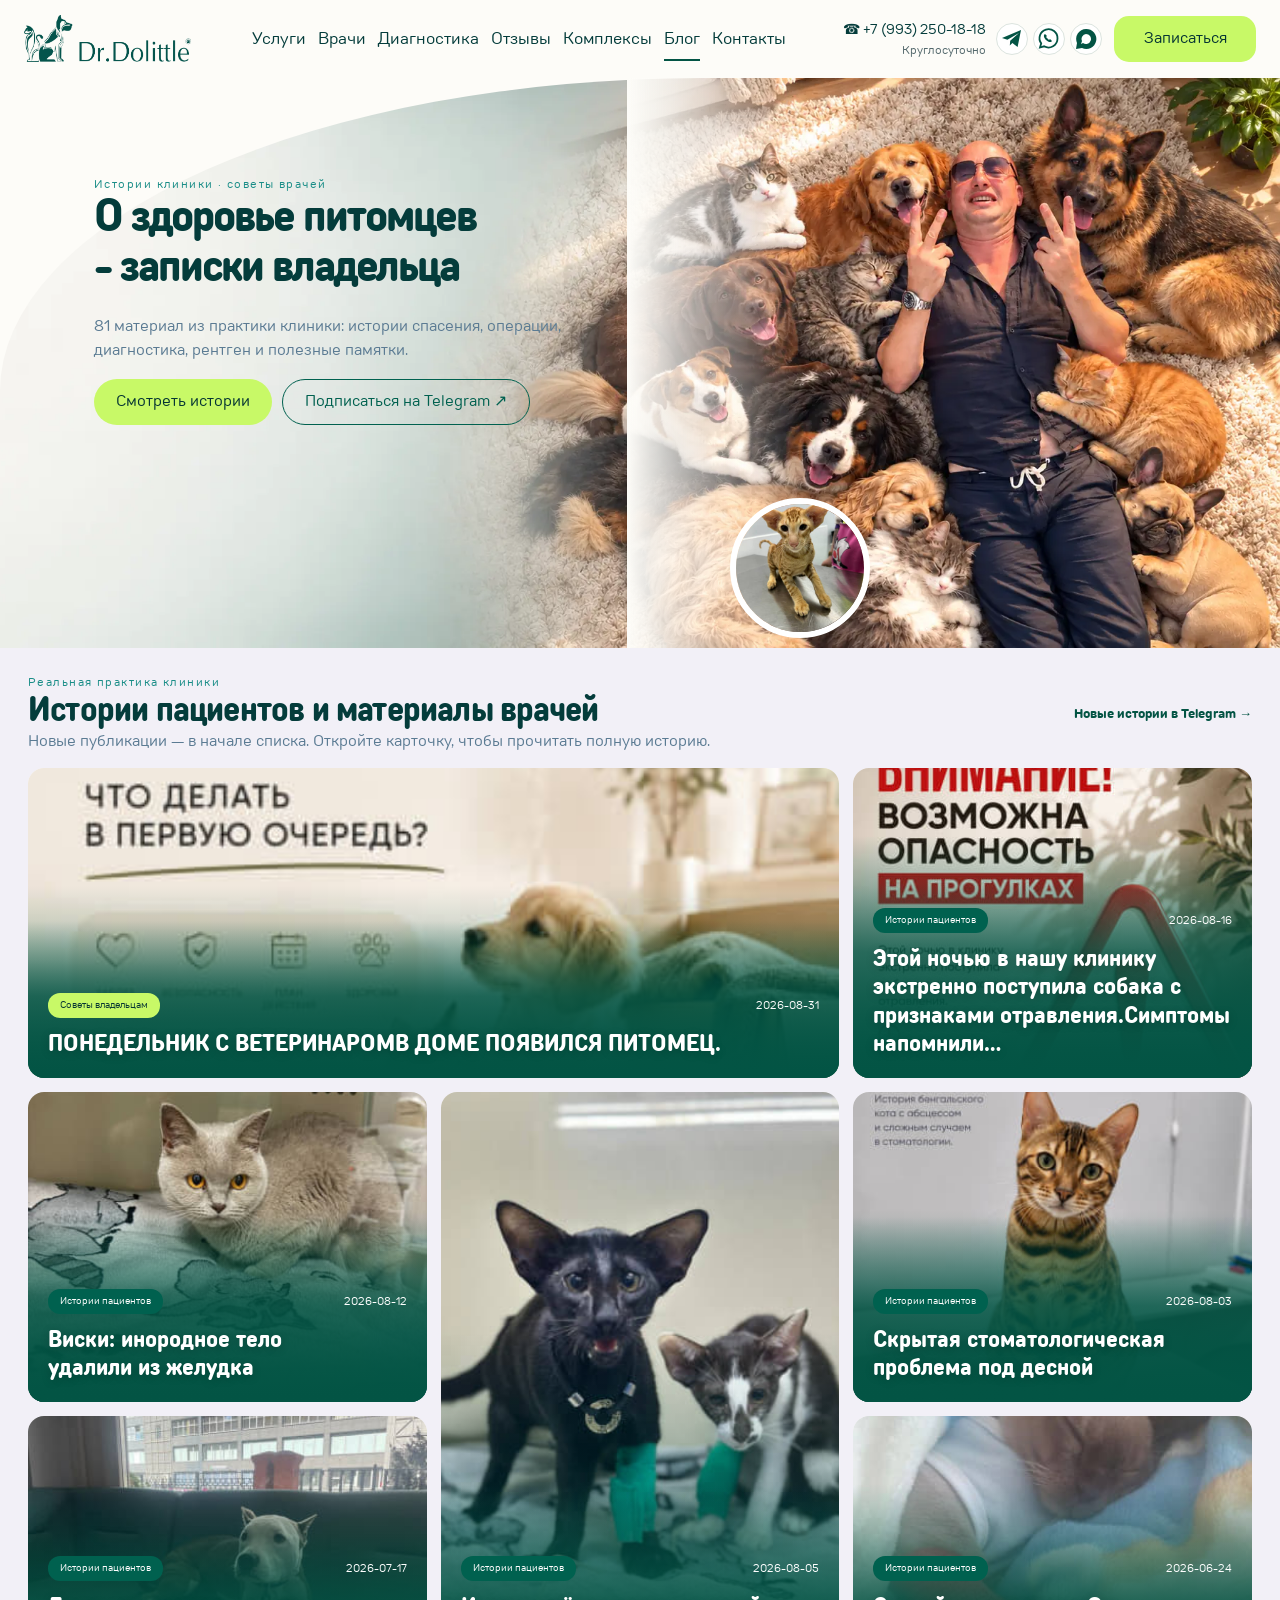
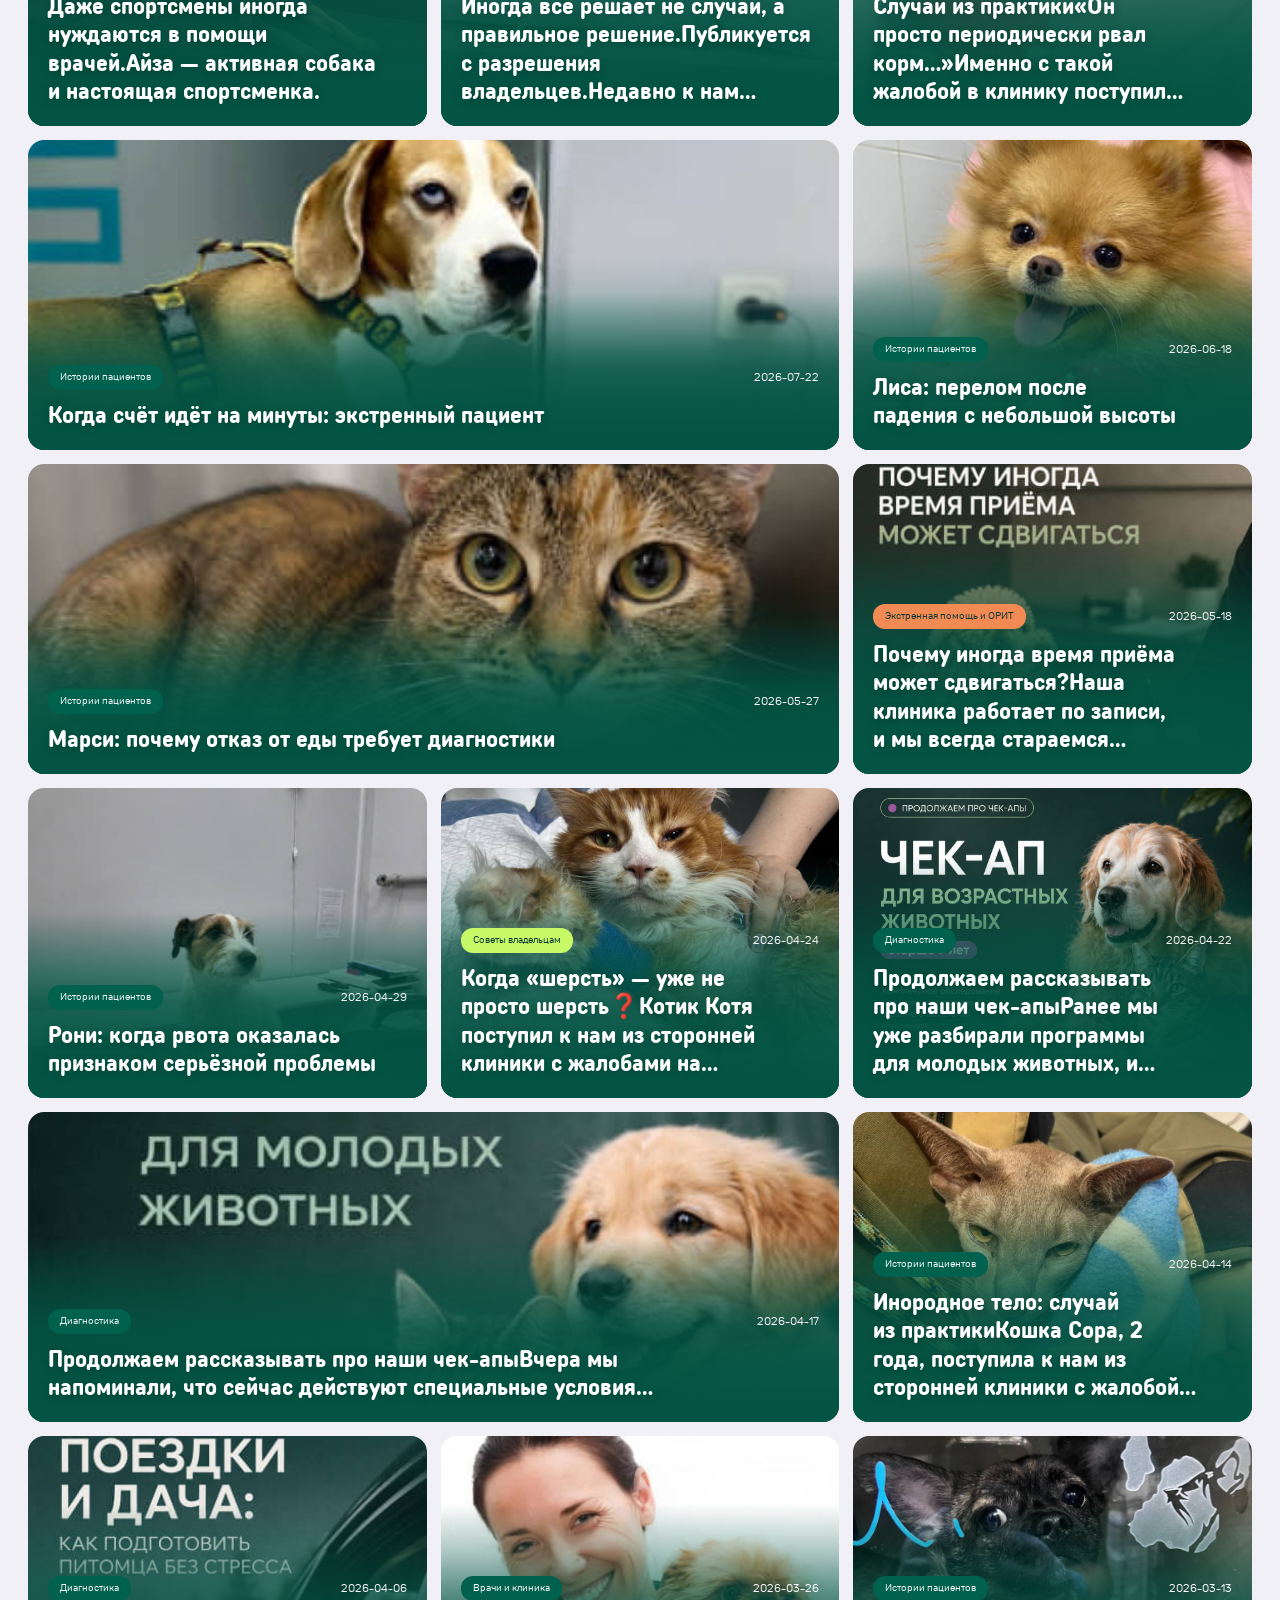
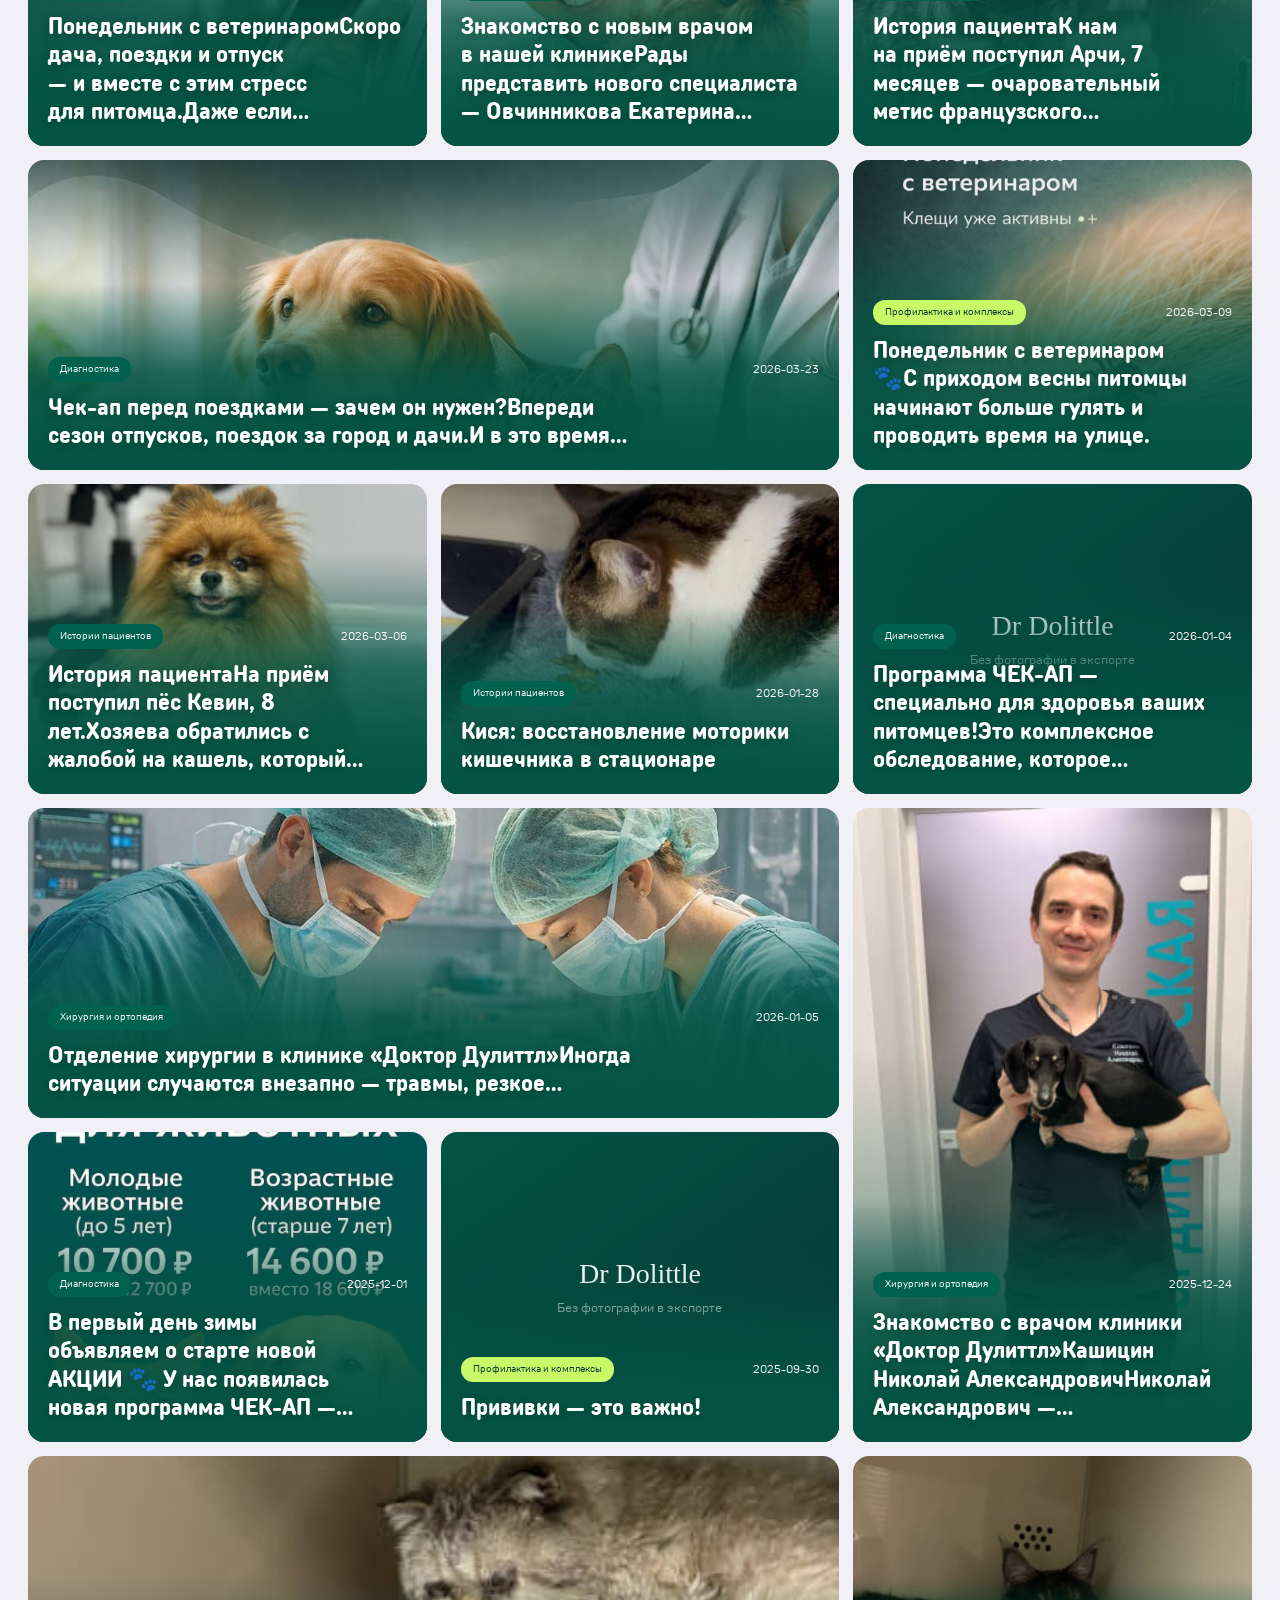
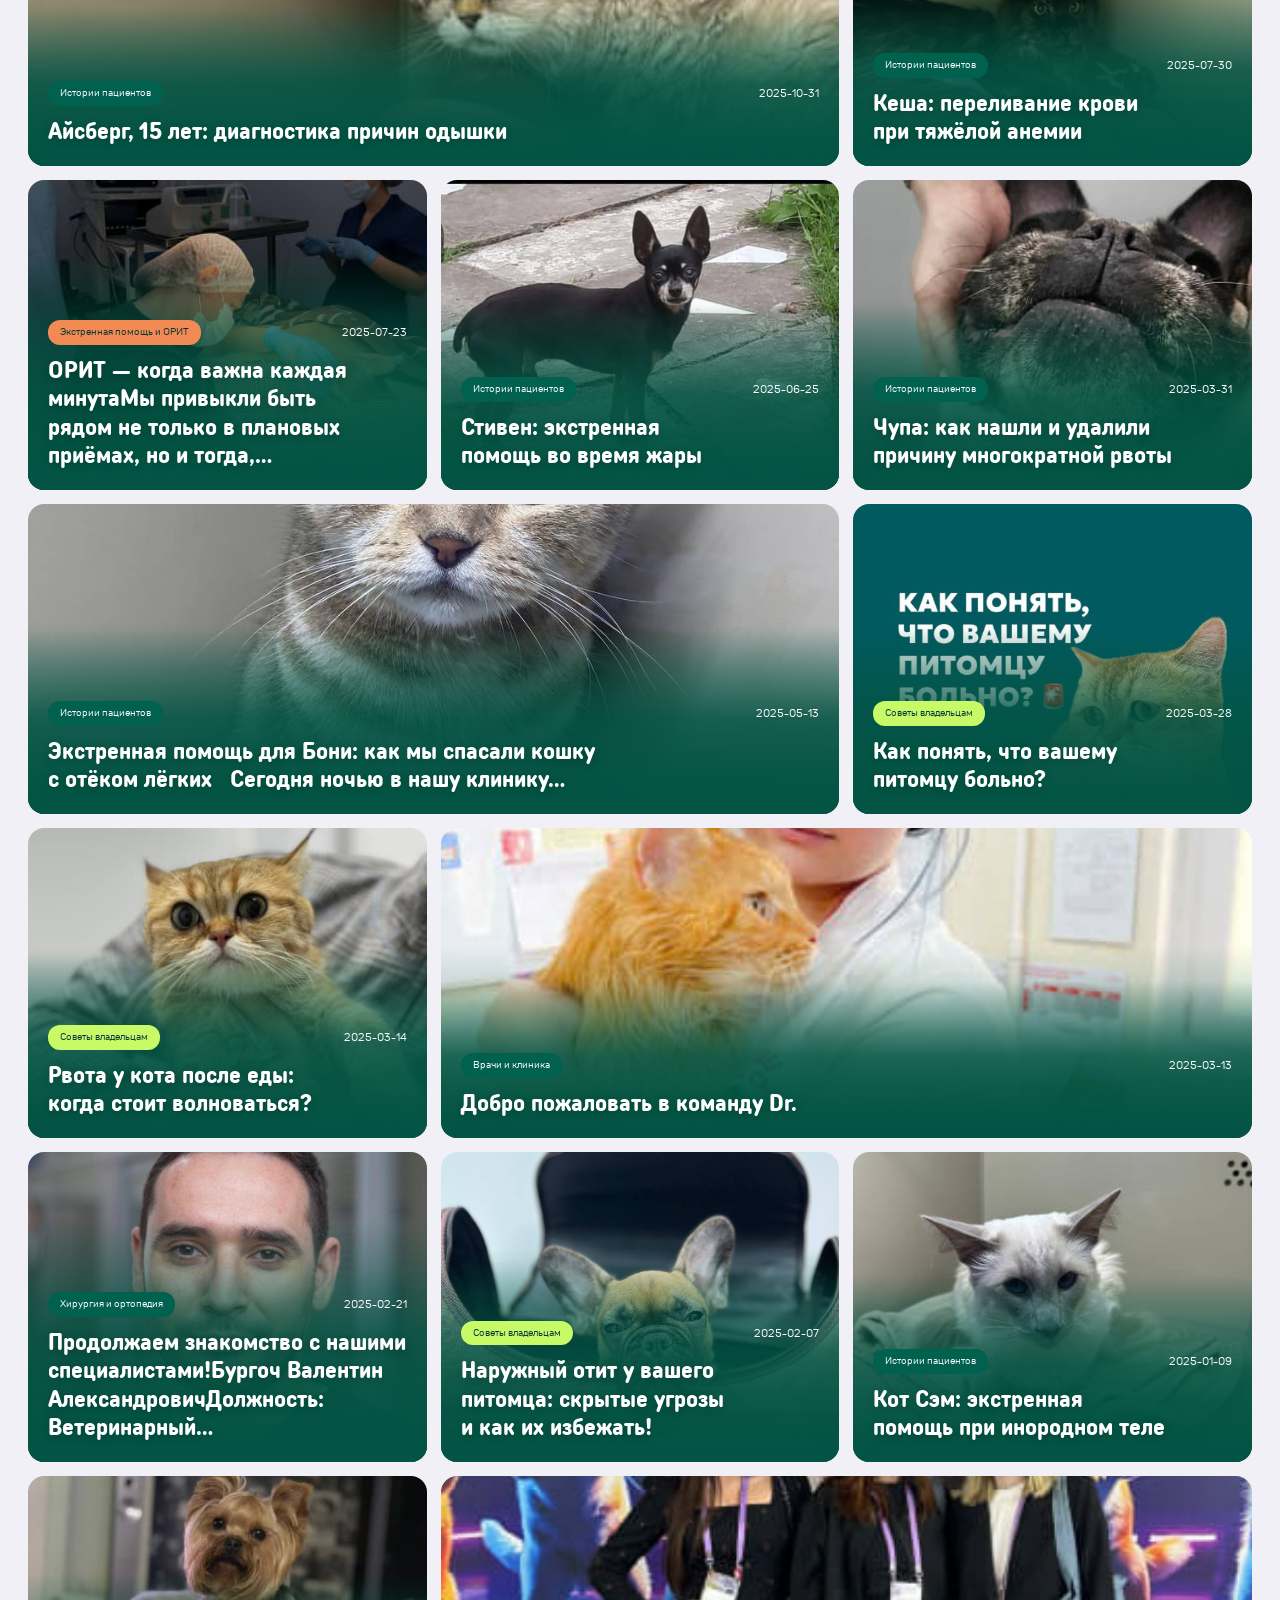
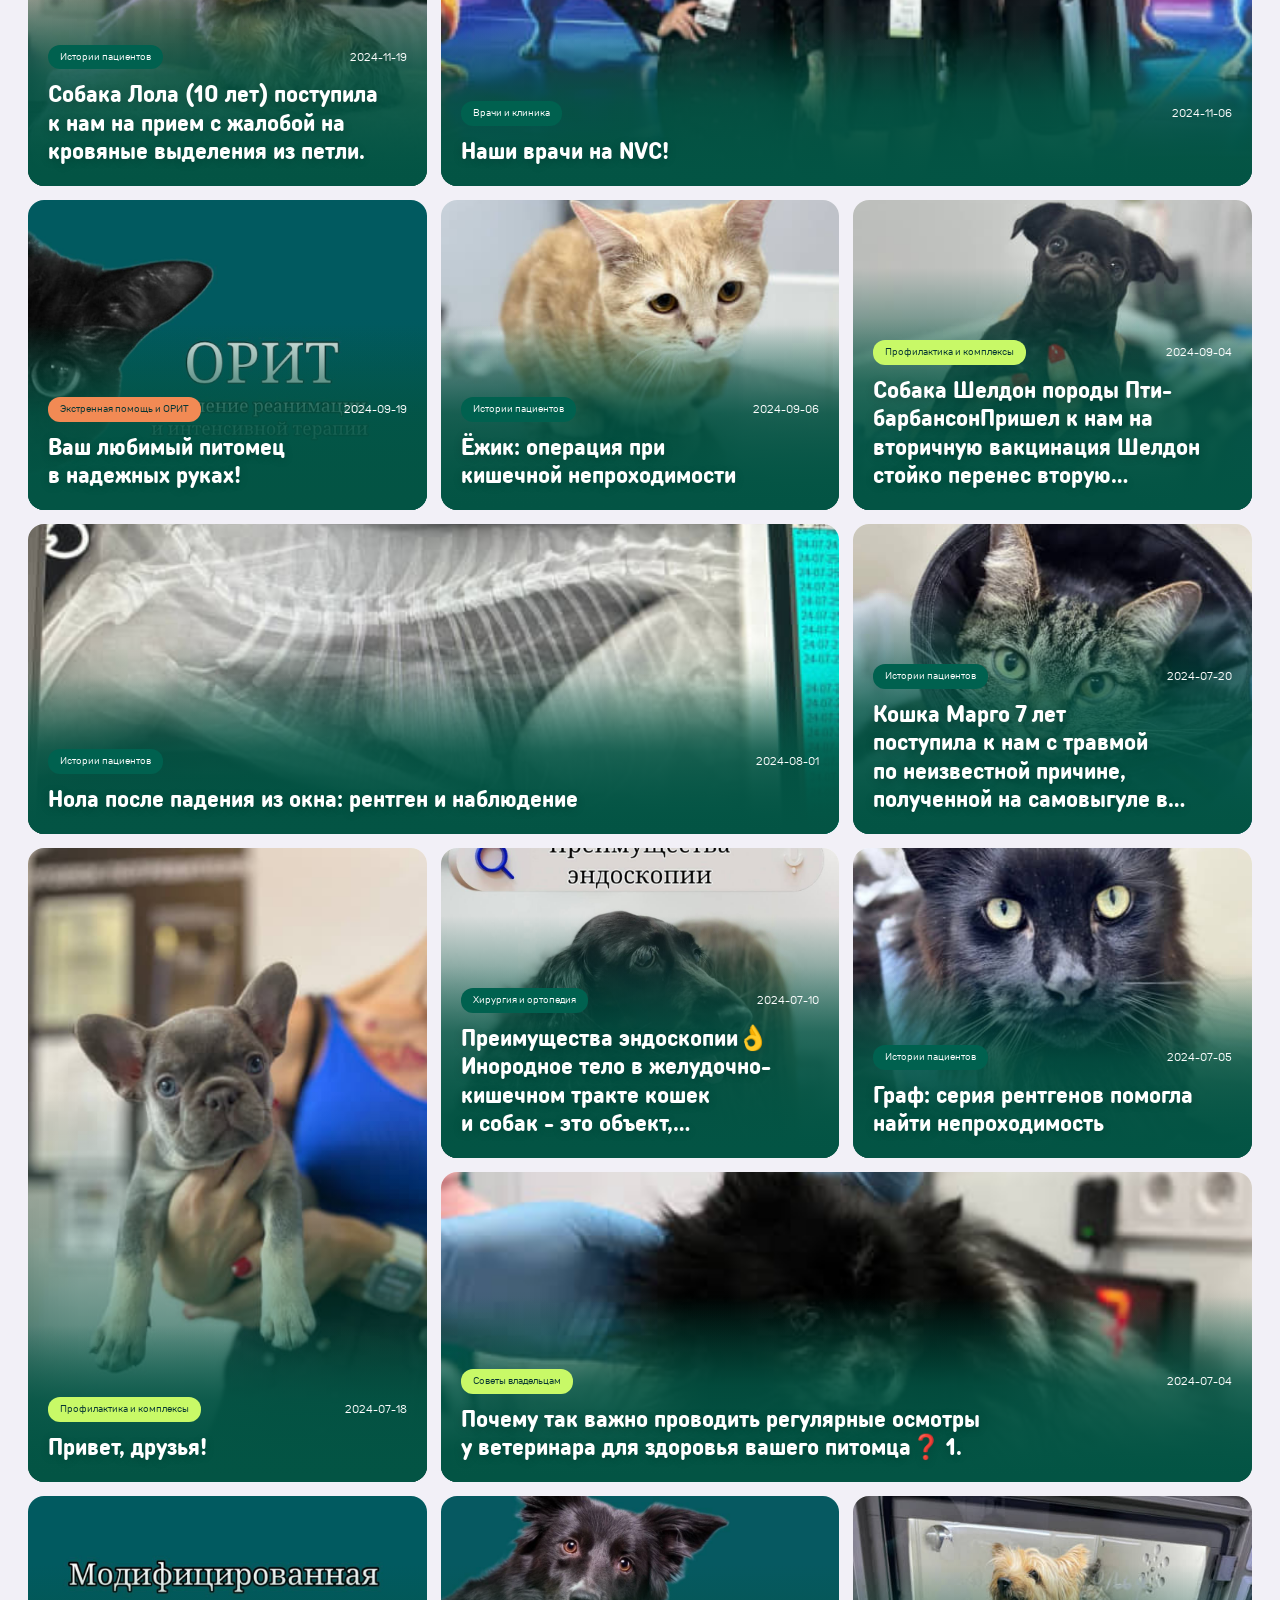
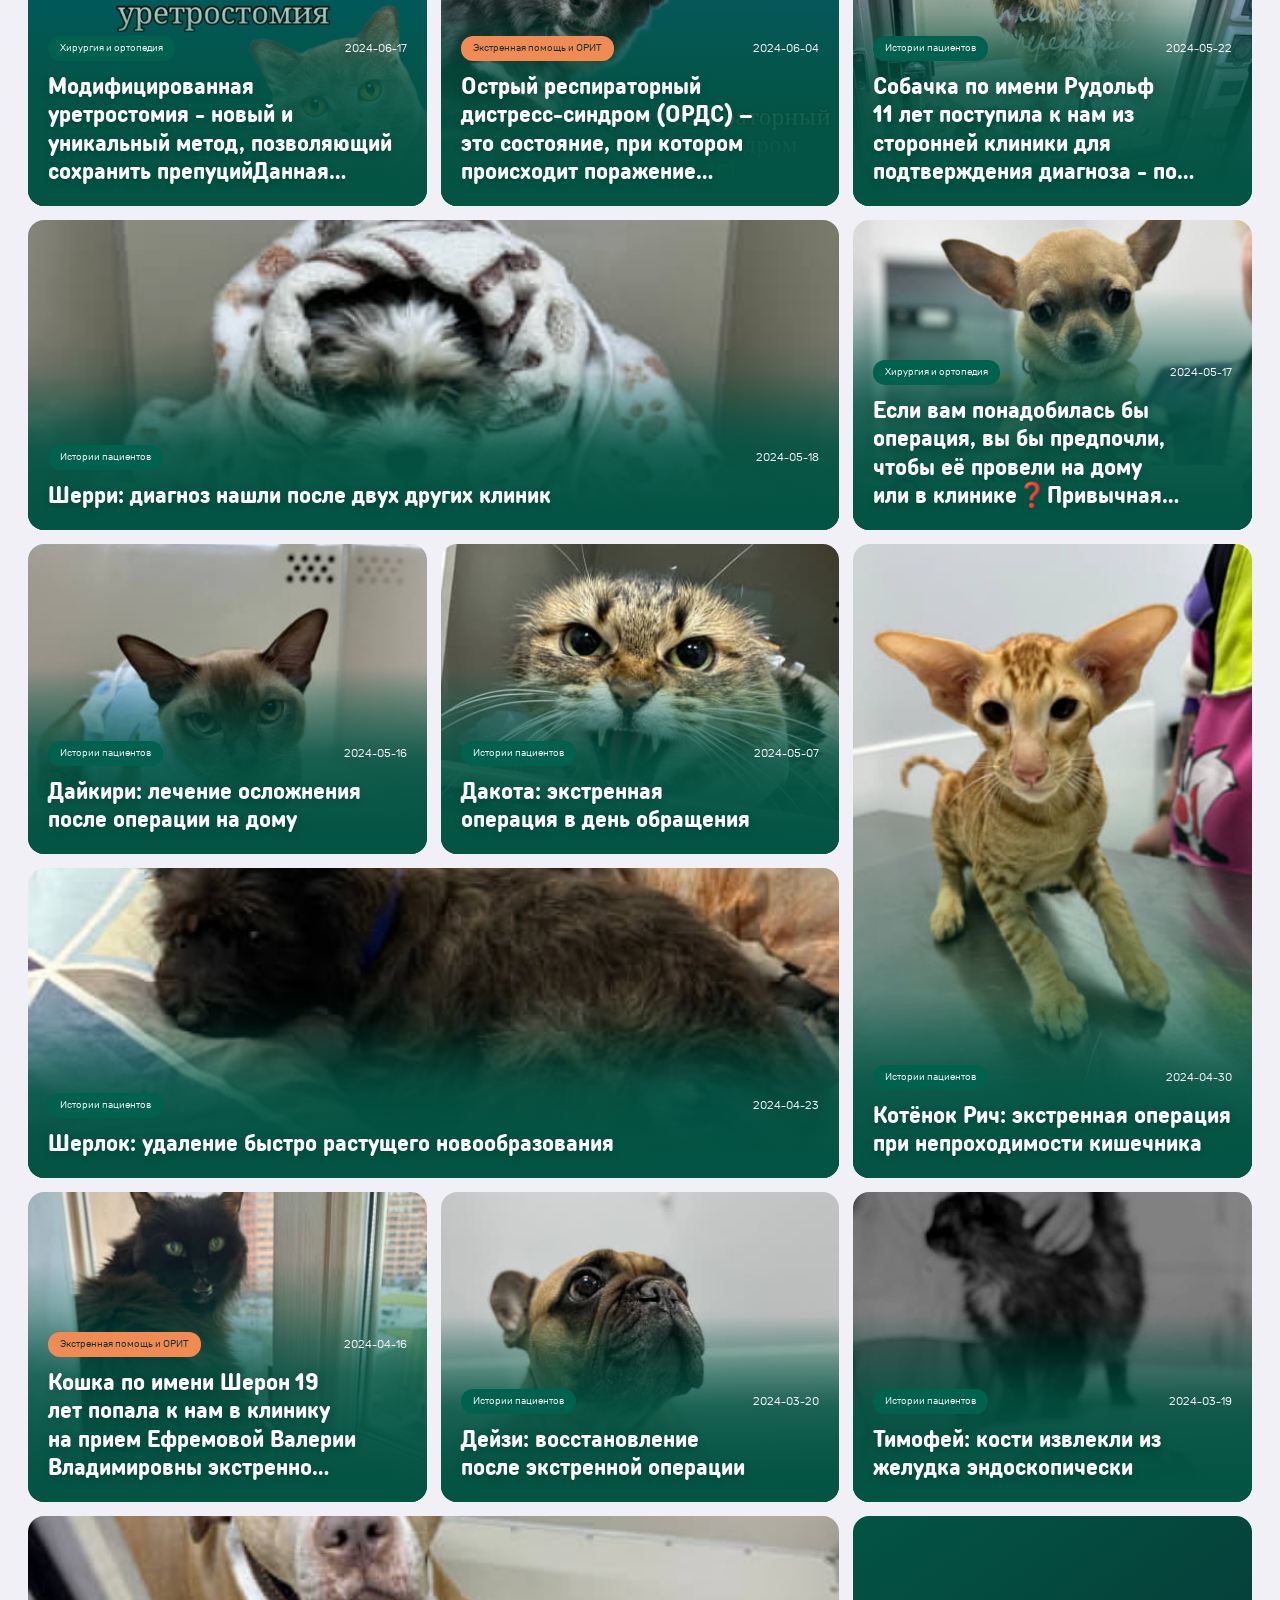
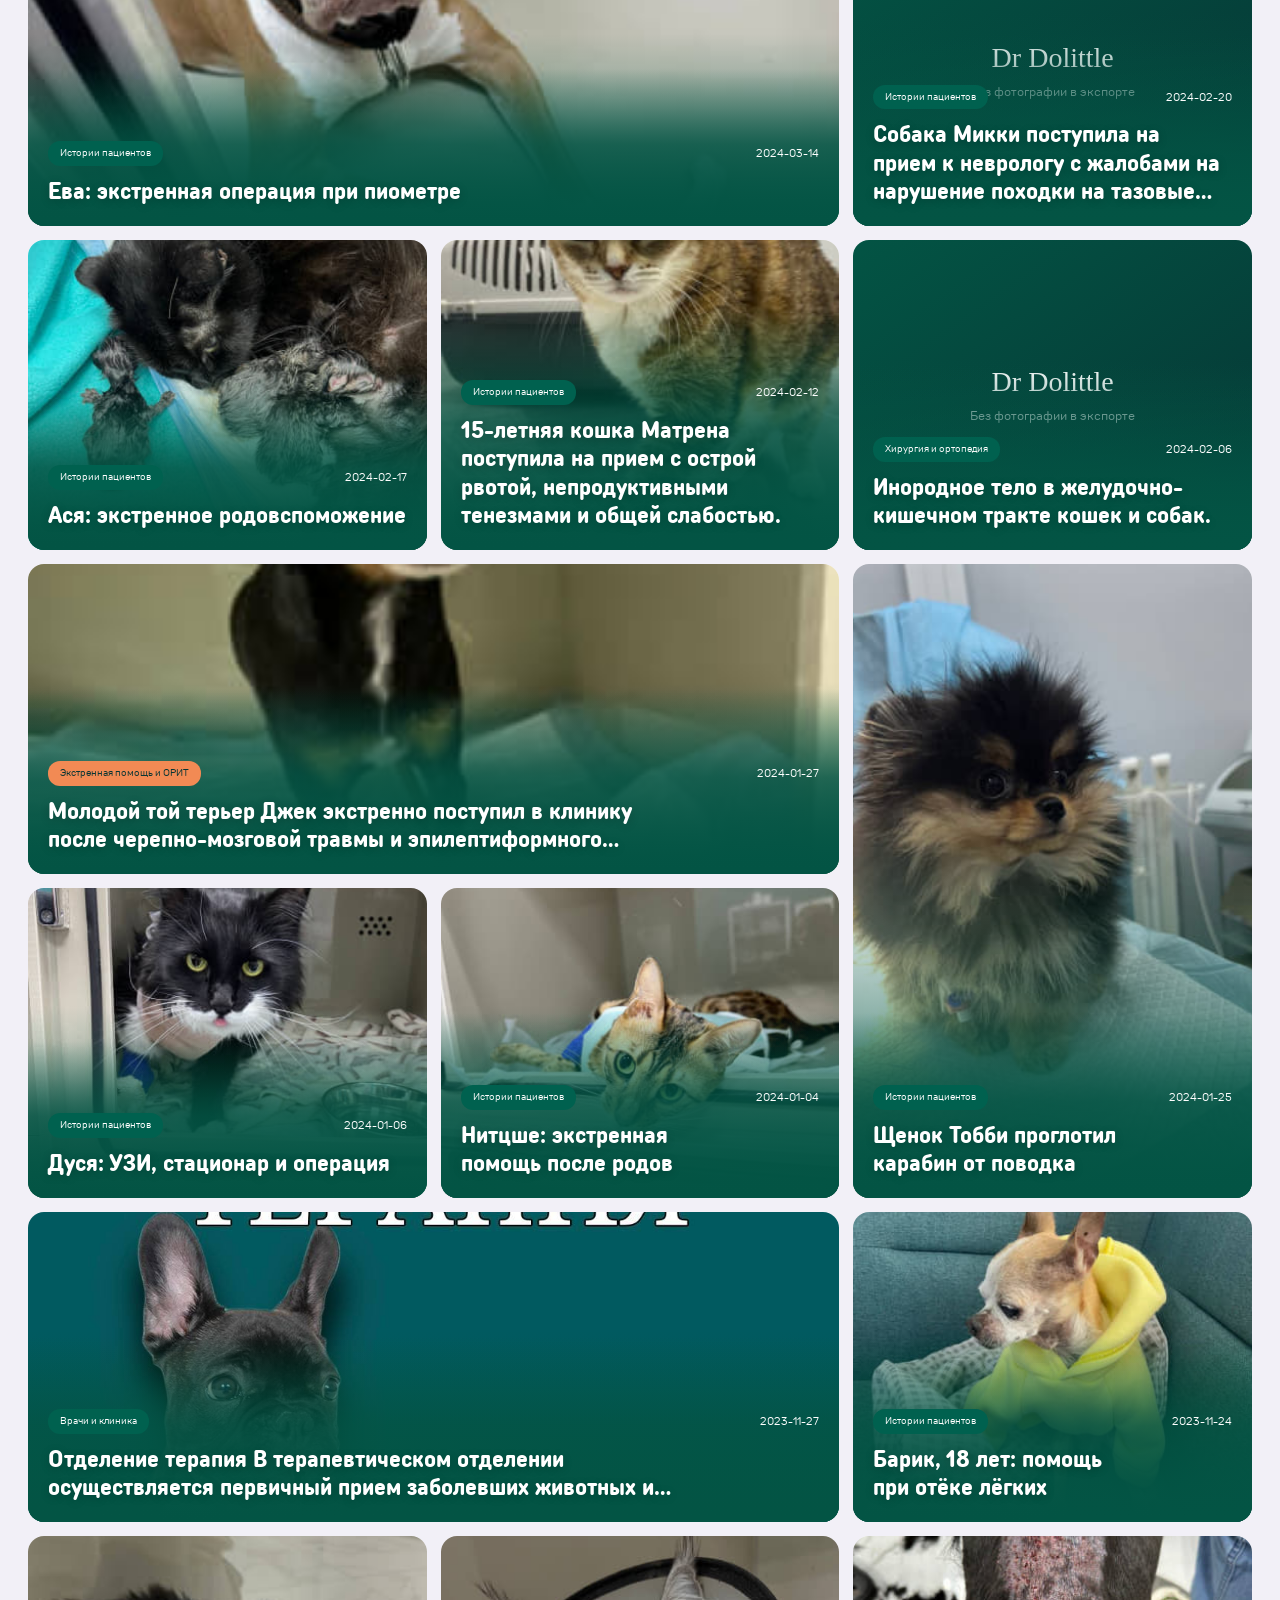
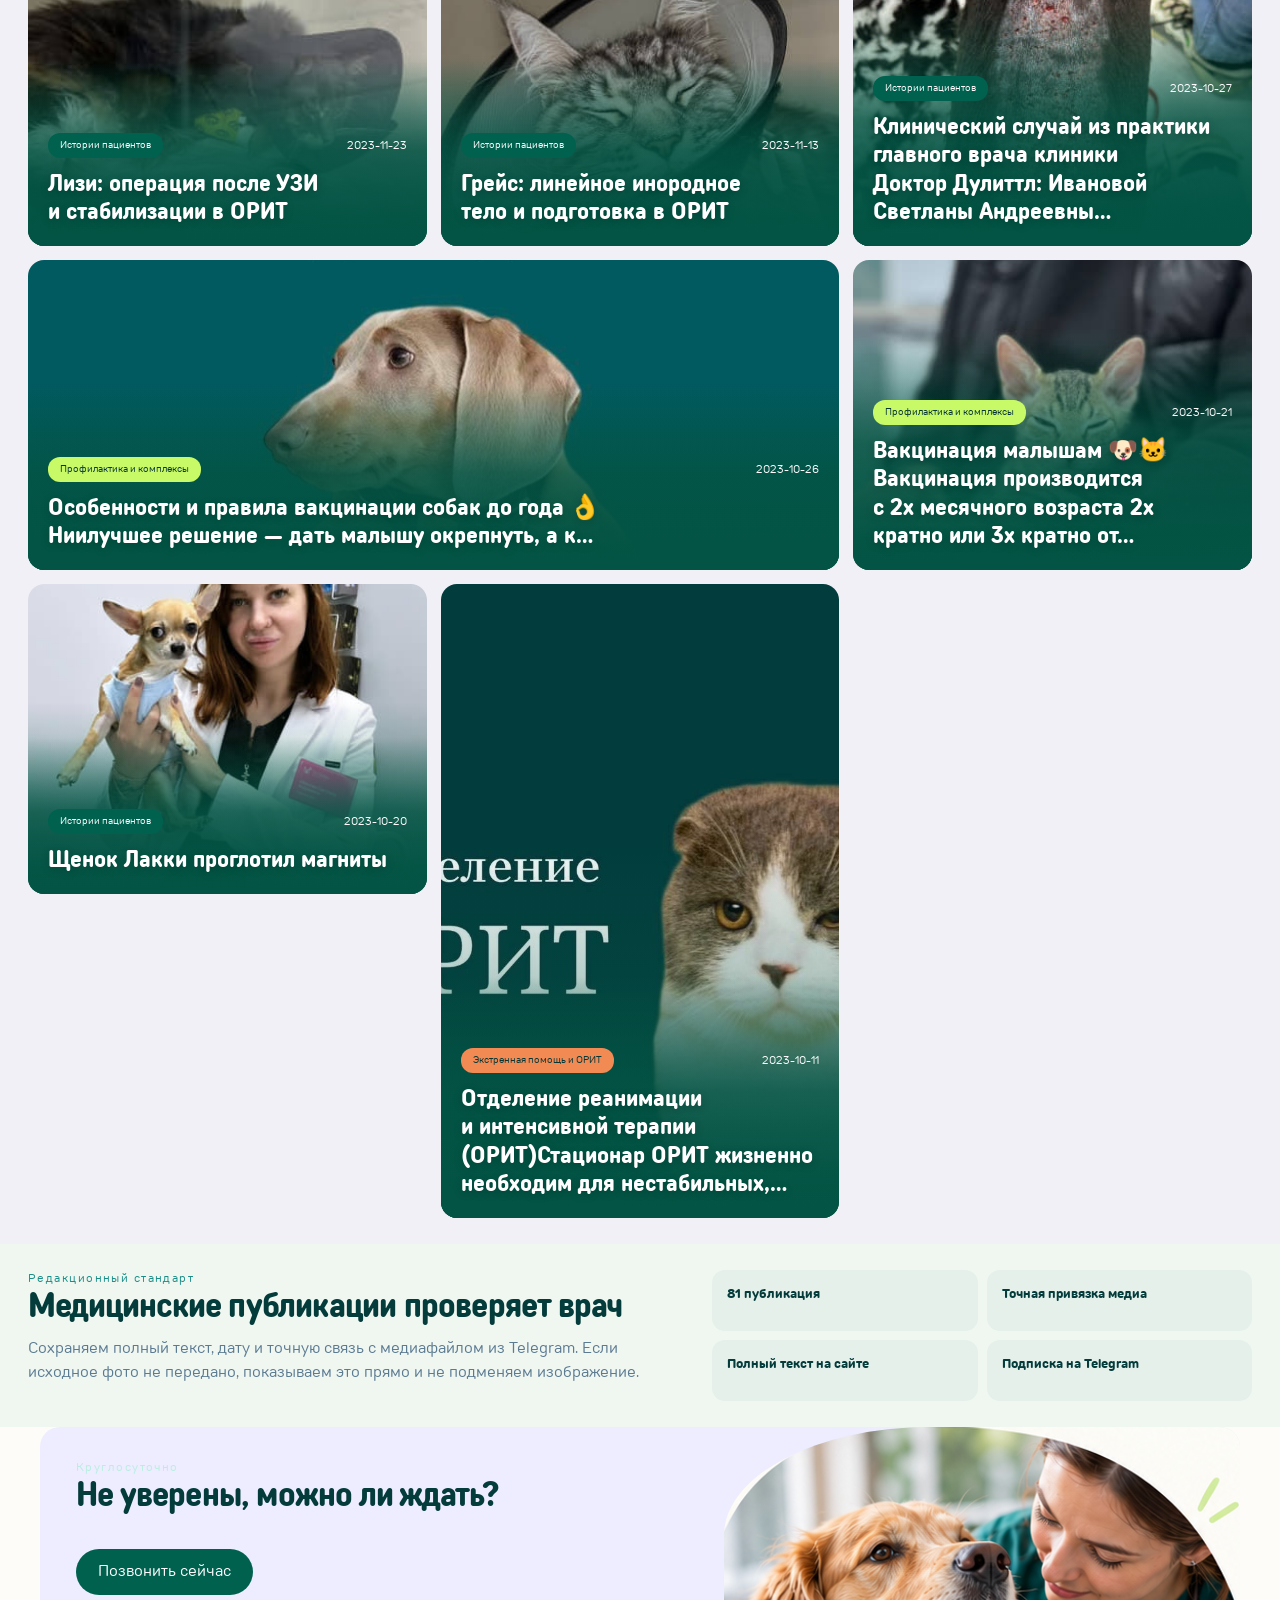
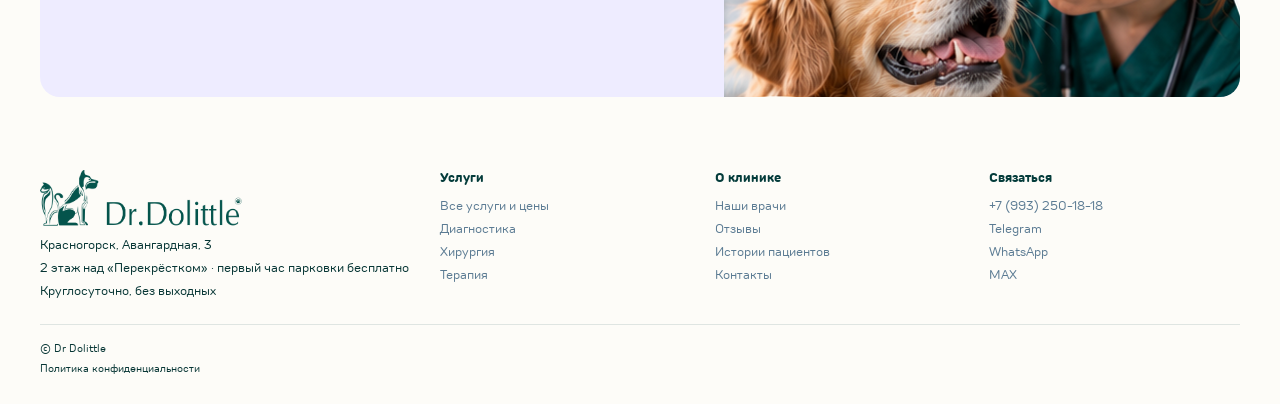
<file: blog.html>
<!doctype html><html lang="ru"><head>
<meta charset="utf-8"><meta name="viewport" content="width=device-width,initial-scale=1">
<script>
(function(){
  const id=113015299;
  const isPreview=location.protocol==='https:'&&location.hostname==='dolittle24.ru'&&location.pathname.startsWith('/dr-dolittle-preview/');
  if(isPreview)window.DD_LEAD_ENDPOINT='https://hooks.dolittle24.ru/api/leads';
  const isProduction=!isPreview&&(location.hostname==='dolittle24.ru'||location.hostname==='www.dolittle24.ru');
  window.DD_METRIKA_ID=id;
  window.DD_ANALYTICS_ENABLED=isProduction;
  if(!isProduction)return;
  (function(m,e,t,r,i,k,a){m[i]=m[i]||function(){(m[i].a=m[i].a||[]).push(arguments)};m[i].l=1*new Date();
  for(let j=0;j<document.scripts.length;j++){if(document.scripts[j].src===r)return;}
  k=e.createElement(t),a=e.getElementsByTagName(t)[0],k.async=1,k.src=r,a.parentNode.insertBefore(k,a)})
  (window,document,'script','https://mc.yandex.ru/metrika/tag.js?id='+id,'ym');
  ym(id,'init',{ssr:true,webvisor:true,clickmap:true,referrer:document.referrer,url:location.href,accurateTrackBounce:true,trackLinks:true});
})();
</script>
<title>Истории пациентов и советы ветеринарных врачей — Dr Dolittle</title><meta name="description" content="81 публикация из практики клиники: истории спасения, операции, рентген, экстренная помощь, диагностика и рекомендации врачей.">
<link rel="canonical" href="https://dolittle24.ru/blog/"><link rel="icon" href="favicon.svg"><link rel="stylesheet" href="styles.css?v=20261008-feedback8"><link rel="stylesheet" href="design-v2.css?v=20261008-feedback8">
<link rel="stylesheet" href="preview-final.css?v=20261008-feedback8">
<meta property="og:type" content="website"><meta property="og:locale" content="ru_RU"><meta property="og:title" content="Истории пациентов и советы ветеринарных врачей — Dr Dolittle"><meta property="og:description" content="81 публикация из практики клиники: истории спасения, операции, рентген, экстренная помощь, диагностика и рекомендации врачей."><meta property="og:url" content="https://dolittle24.ru/blog/">
<script type="application/ld+json">{"@context":"https://schema.org","@type":"Blog","name":"Истории пациентов и советы ветеринарных врачей — Dr Dolittle","url":"https://dolittle24.ru/blog/","inLanguage":"ru-RU","isPartOf":{"@type":"WebSite","name":"Dr Dolittle","url":"https://dolittle24.ru/"},"about":{"@type":"VeterinaryCare","name":"Dr Dolittle","telephone":"+79932501818","address":{"@type":"PostalAddress","streetAddress":"Авангардная улица, 3","addressLocality":"Красногорск","addressRegion":"Московская область","addressCountry":"RU"},"openingHours":"Mo-Su 00:00-23:59"}}</script>
</head><body><main class="page blog-page"><header class="topbar"><a class="brand" href="index.html" aria-label="Dr Dolittle — главная"><img class="logo" src="assets/logo-original-green.png" alt="Dr Dolittle"></a><button class="menu-toggle" type="button" aria-label="Открыть меню" aria-expanded="false">☰</button><nav class="nav"><a class="" href="services.html">Услуги</a><a class="" href="index.html#doctors">Врачи</a><a class="" href="diagnostics.html">Диагностика</a><a class="" href="index.html#reviews">Отзывы</a><a class="" href="index.html#packages">Комплексы</a><a class="active" href="blog.html">Блог</a><a class="" href="index.html#contacts">Контакты</a></nav><div class="header-contact"><a class="phone-link" href="tel:+79932501818">☎ +7 (993) 250-18-18<small>Круглосуточно</small></a><div class="header-channels"><a href="https://t.me/drDolittle24" target="_blank" rel="noopener" aria-label="Telegram"><svg viewBox="0 0 24 24" aria-hidden="true"><path d="m21 3-3.4 17-5.2-4-2.6 2.5.4-4.8L19 6 7.4 12.8 2 11z"/></svg></a><a href="https://wa.me/79932501818" target="_blank" rel="noopener" aria-label="WhatsApp"><svg viewBox="0 0 24 24" aria-hidden="true"><path fill="none" stroke="currentColor" stroke-width="1.8" d="M20.5 11.5a9 9 0 0 1-13.4 7.8L3 20.5l1.2-4.1a9 9 0 1 1 16.3-4.9Z"/><path d="M8 7c-2 1-1 4 1 6s5 3 6 1l-2-2-1 1-3-3 1-1z"/></svg></a><a href="https://max.ru/u/f9LHodD0cOIxFHJJWmS7tdGHFyvuRDWd2HFo7OnW0eiXH5-tWgYl-M8U7FQ" target="_blank" rel="noopener" aria-label="MAX"><svg viewBox="0 0 24 24" aria-hidden="true"><path d="M12 2a10 10 0 0 0-9 14l-1 6 6-1A10 10 0 1 0 12 2Zm0 5a5 5 0 1 1-3 9l-2 1 1-3a5 5 0 0 1 4-7Z"/></svg></a></div></div><button class="btn js-book" type="button">Записаться</button></header><section class="blog-intro service-hero-overlay"><img class="v2-blog-cat" src="assets/blog-message391.jpg" alt="Котёнок Рич"><img class="service-hero-bg" src="assets/hero-pets-wide.webp" alt="Команда Dr Dolittle помогает пациенту"><div class="copy"><div class="eyebrow">Истории клиники · советы врачей</div><h1>О здоровье питомцев - записки владельца</h1><p>81 материал из практики клиники: истории спасения, операции, диагностика, рентген и полезные памятки.</p><div class="hero-actions"><a class="btn" href="#stories">Смотреть истории</a><a class="btn btn-outline" href="https://t.me/DrDolittle_vetclinic" target="_blank" rel="noopener">Подписаться на Telegram ↗</a></div></div></section><section class="section soft" id="stories"><div class="section-head blog-section-head"><div><div class="eyebrow">Реальная практика клиники</div><h2>Истории пациентов и материалы врачей</h2><p class="muted">Новые публикации — в начале списка. Откройте карточку, чтобы прочитать полную историю.</p></div><a href="https://t.me/DrDolittle_vetclinic" target="_blank" rel="noopener">Новые истории в Telegram →</a></div><div class="story-dashboard"><article class="story-card tone-emergency story-wide" data-story-open tabindex="0" role="button" aria-label="Открыть публикацию ПОНЕДЕЛЬНИК С ВЕТЕРИНАРОМВ ДОМЕ ПОЯВИЛСЯ ПИТОМЕЦ."><img src="assets/blog-message1180.jpg" alt="ПОНЕДЕЛЬНИК С ВЕТЕРИНАРОМВ ДОМЕ ПОЯВИЛСЯ ПИТОМЕЦ." loading="lazy"><div class="story-card-title"><div class="story-card-meta"><span class="story-category" style="--category-bg:#c8f967;--category-text:#063534">Советы владельцам</span><time class="story-date" datetime="2026-08-31">2026-08-31</time></div><h3>ПОНЕДЕЛЬНИК С ВЕТЕРИНАРОМВ ДОМЕ ПОЯВИЛСЯ ПИТОМЕЦ.</h3></div><div class="story-full" hidden><div class="story-modal-layout"><div class="story-modal-media"><div class="story-gallery" data-story-gallery><div class="story-photo-frame" style="--story-image:url('assets/blog-message1180.jpg')"><img src="assets/blog-message1180.jpg" alt="ПОНЕДЕЛЬНИК С ВЕТЕРИНАРОМВ ДОМЕ ПОЯВИЛСЯ ПИТОМЕЦ."></div></div></div><div class="story-modal-copy"><div class="eyebrow">Советы владельцам · 2026-08-31</div><h2>ПОНЕДЕЛЬНИК С ВЕТЕРИНАРОМВ ДОМЕ ПОЯВИЛСЯ ПИТОМЕЦ.</h2><div class="story-full-text"><p>🐾 ПОНЕДЕЛЬНИК С ВЕТЕРИНАРОМВ ДОМЕ ПОЯВИЛСЯ ПИТОМЕЦ. ЧТО ДЕЛАТЬ В ПЕРВУЮ ОЧЕРЕДЬ?Миски куплены. Лежанка готова.</p><p>Игрушек уже больше, чем у ребёнка. 😄А дальше вопросов становится только больше: когда идти к ветеринару? Можно ли гулять?</p><p>Когда делать прививки и обработки? Нужно ли менять корм?Сохраняйте порядок действий на первые дни 👇1. Дайте питомцу освоитьсяНовый дом — это новые люди, запахи, звуки и территория.</p><p>Не спешите с гостями, знакомствами и постоянным вниманием.Пусть питомец спокойно исследует дом и найдёт свои миски, туалет и место для отдыха.2. Соберите его «историю»Узнайте, чем питомца кормили, какие прививки и обработки уже проводились, чем он болел и какие препараты получал.Есть ветпаспорт или медицинские документы?</p><p>Сохраните и возьмите их на первый приём.3. Не меняйте корм резкоПереезд — уже большая перемена. Если хотите сменить рацион, делайте это постепенно, а при сомнениях обсудите переход с ветеринарным врачом.4.</p><p>Познакомьтесь с ветеринаром до того, как он понадобится срочноПервичный приём может быть профилактическим.Врач осмотрит питомца и поможет составить индивидуальный план вакцинации, обработок от паразитов и дальнейшей профилактики.Особенно это важно, если история животного неизвестна.5.</p><p>Посмотрите на дом глазами питомцаПровода можно погрызть. Резинку — проглотить. В пакет — залезть.</p><p>А открытое окно обязательно захочется исследовать.Уберите лекарства, бытовую химию, нитки, резинки и мелкие предметы, проверьте доступ к потенциально опасным продуктам и растениям.Для кошек отдельно позаботьтесь о безопасности окон: обычная москитная сетка не защищает от падения.6.</p><p>Не спешите с прогулкамиЕсли у вас щенок, безопасный формат прогулок зависит в том числе от возраста и вакцинального статуса.Лучше обсудить с врачом именно вашу ситуацию, а не ориентироваться на универсальное «можно» или «нельзя».7. НаблюдайтеКак питомец ест и пьёт?</p><p>Как ходит в туалет? Как спит, играет и двигается?Именно так вы постепенно узнаете его нормальное состояние — и сможете быстрее заметить:«Сегодня он какой-то не такой».❤️ В первые дни хочется сделать для нового члена семьи всё и сразу.Но важнее другое: спокойная адаптация, безопасный дом, понятный план профилактики и ваше внимание.А всё остальное вы успеете.</p><p>🐾Сохраните памятку и отправьте тому, у кого скоро появится щенок или котёнок.</p></div></div></div></div></article><article class="story-card tone-therapy" data-story-open tabindex="0" role="button" aria-label="Открыть публикацию Этой ночью в нашу клинику экстренно поступила собака с признаками отравления.Симптомы напомнили…"><img src="assets/blog-message1166.jpg" alt="Этой ночью в нашу клинику экстренно поступила собака с признаками отравления.Симптомы напомнили…" loading="lazy"><div class="story-card-title"><div class="story-card-meta"><span class="story-category" style="--category-bg:#00614f;--category-text:#ffffff">Истории пациентов</span><time class="story-date" datetime="2026-08-16">2026-08-16</time></div><h3>Этой ночью в нашу клинику экстренно поступила собака с признаками отравления.Симптомы напомнили…</h3></div><div class="story-full" hidden><div class="story-modal-layout"><div class="story-modal-media"><div class="story-gallery" data-story-gallery><div class="story-photo-frame" style="--story-image:url('assets/blog-message1166.jpg')"><img src="assets/blog-message1166.jpg" alt="Этой ночью в нашу клинику экстренно поступила собака с признаками отравления.Симптомы напомнили…"></div></div></div><div class="story-modal-copy"><div class="eyebrow">Истории пациентов · 2026-08-16</div><h2>Этой ночью в нашу клинику экстренно поступила собака с признаками отравления.Симптомы напомнили…</h2><div class="story-full-text"><p>Этой ночью в нашу клинику экстренно поступила собака с признаками отравления.Симптомы напомнили случаи, с которыми мы уже сталкивались в мае. Пока мы не можем утверждать, что причина та же, поэтому не хотим делать преждевременных выводов.Но считаем важным предупредить владельцев и ещё раз напомнить о внимательности на прогулках.Старайтесь следить, чтобы собака не подбирала с земли еду, неизвестные предметы и вещества.</p><p>Особенно внимательно наблюдайте за питомцем после прогулки.❗️ Срочно обратиться в ветеринарную клинику стоит, если появились:• внезапная слабость или, наоборот, необычное возбуждение;• дрожь, нарушение координации или судороги;• обильное слюнотечение;• рвота или диарея;• затруднённое дыхание;• резкое изменение поведения или общего состояния.Если вы подозреваете, что питомец что-то подобрал или съел, не ждите появления всех симптомов и не пытайтесь самостоятельно лечить животное.</p><p>При некоторых видах отравлений состояние может ухудшаться достаточно быстро.И пожалуйста, не вызывайте рвоту самостоятельно без рекомендации ветеринарного врача — в зависимости от проглоченного вещества это может быть небезопасно.❤️ Мы не хотим создавать панику и не утверждаем, что произошедшее связано с майскими случаями.</p><p>Но сегодняшний пациент — достаточный повод ещё раз попросить владельцев быть внимательнее.Берегите питомцев. А при подозрении на отравление обращайтесь за ветеринарной помощью как можно скорее</p></div></div></div></div></article><article class="story-card tone-diagnostics" data-story-open tabindex="0" role="button" aria-label="Открыть публикацию Виски: инородное тело удалили из желудка"><img src="assets/blog-message1163.jpg" alt="Виски: инородное тело удалили из желудка" loading="lazy"><div class="story-card-title"><div class="story-card-meta"><span class="story-category" style="--category-bg:#00614f;--category-text:#ffffff">Истории пациентов</span><time class="story-date" datetime="2026-08-12">2026-08-12</time></div><h3>Виски: инородное тело удалили из желудка</h3></div><div class="story-full" hidden><div class="story-modal-layout"><div class="story-modal-media"><div class="story-gallery" data-story-gallery><div class="story-photo-frame" style="--story-image:url('assets/blog-message1163.jpg')"><img src="assets/blog-message1163.jpg" alt="Виски: инородное тело удалили из желудка"></div></div></div><div class="story-modal-copy"><div class="eyebrow">Истории пациентов · 2026-08-12</div><h2>Виски: инородное тело удалили из желудка</h2><div class="story-full-text"><p>🐾</p><p>Многократная рвота у кошки. Причина оказалась в желудке</p><p>В нашу клинику обратились владельцы кошки Виски.</p><p>Со вчерашнего дня у неё наблюдалась многократная рвота.</p><p>До обращения к нам Виски прошла УЗИ в другой ветеринарной клинике. Исследование показало</p><p>наличие инородного содержимого в желудке, которое нарушало нормальную эвакуацию его содержимого.</p><p>Ситуация требовала помощи, поэтому врач рекомендовал</p><p>экстренное проведение гастроскопии с извлечением</p><p>и направил Виски в нашу клинику.</p><p>Во время процедуры из желудка кошки удалось извлечь</p><p>два трихобезоара — плотных скопления проглоченной шерсти.</p><p>После проведения манипуляции владельцам Виски были даны необходимые рекомендации по дальнейшему наблюдению и уходу. ❤️</p><p>❗️</p><p>Почему мы рассказываем эту историю?</p><p>Многократная рвота — симптом, за которым могут скрываться самые разные причины. Поэтому, если рвота повторяется, питомец отказывается от еды, становится вялым или его состояние заметно меняется,</p><p>не стоит долго наблюдать дома — лучше обратиться к ветеринарному врачу.</p><p>А что такое</p><p>гастроскопия</p><p>, как она проводится у животных и в каких случаях с её помощью можно извлечь инородное тело</p><p>без полостной операции — расскажем в следующем посте.</p><p>🩺</p><p>А Виски желаем скорейшего восстановления и хорошего самочувствия! 🐱❤️</p></div></div></div></div></article><article class="story-card tone-surgery story-tall" data-story-open tabindex="0" role="button" aria-label="Открыть публикацию Иногда всё решает не случай, а правильное решение.Публикуется с разрешения владельцев.Недавно к нам…"><img src="assets/blog-message1157.jpg" alt="Иногда всё решает не случай, а правильное решение.Публикуется с разрешения владельцев.Недавно к нам…" loading="lazy"><div class="story-card-title"><div class="story-card-meta"><span class="story-category" style="--category-bg:#00614f;--category-text:#ffffff">Истории пациентов</span><time class="story-date" datetime="2026-08-05">2026-08-05</time></div><h3>Иногда всё решает не случай, а правильное решение.Публикуется с разрешения владельцев.Недавно к нам…</h3></div><div class="story-full" hidden><div class="story-modal-layout"><div class="story-modal-media"><div class="story-gallery" data-story-gallery><div class="story-photo-frame" style="--story-image:url('assets/blog-message1157.jpg')"><img src="assets/blog-message1157.jpg" alt="Иногда всё решает не случай, а правильное решение.Публикуется с разрешения владельцев.Недавно к нам…"></div></div></div><div class="story-modal-copy"><div class="eyebrow">Истории пациентов · 2026-08-05</div><h2>Иногда всё решает не случай, а правильное решение.Публикуется с разрешения владельцев.Недавно к нам…</h2><div class="story-full-text"><p>🩺 Иногда всё решает не случай, а правильное решение.Публикуется с разрешения владельцев.Недавно к нам экстренно поступили два четырёхмесячных ориентальных котёнка.Дома произошла ситуация, которая может случиться практически с каждым: питомцам по ошибке дали человеческий лекарственный препарат вместо назначенного ветеринарного.Спустя несколько часов владельцы заметили, что с котятами происходит что-то необычное: появились расширенные зрачки, дрожь, беспокойство и странное поведение.Они не стали ждать и сразу приехали в клинику.Именно это было самым правильным решением.К сожалению, спустя несколько часов после приёма препарата специфической помощи, позволяющей полностью нейтрализовать его действие, уже не существует.</p><p>Поэтому наша задача заключалась в том, чтобы поддержать организм и помочь ему как можно быстрее вывести препарат.🐾 Котята были оставлены в стационаре под круглосуточным наблюдением.Мы проводили:• инфузионную терапию;• контроль жизненно важных показателей;• поддерживающее лечение и выпаивание абсорбентов.Уже на следующее утро появилась положительная динамика: малыши начали проявлять интерес к еде, стали активнее, ходили по боксу и с любопытством встречали врачей.После стабилизации состояния котята были выписаны домой под наблюдение владельцев.❤️ Эта история закончилась благополучно.И мы хотим напомнить всем владельцам:Если вы подозреваете, что питомец получил не тот препарат, неправильную дозировку или случайно проглотил человеческое лекарство, не ждите появления новых симптомов.Чем раньше животное окажется у ветеринарного врача, тем больше возможностей оказать помощь вовремя и избежать серьёзных последствий.Берегите своих хвостиков.</p><p>Иногда именно своевременное обращение в клинику становится самым важным шагом на пути к выздоровлению. 🐾</p></div></div></div></div></article><article class="story-card tone-checkup" data-story-open tabindex="0" role="button" aria-label="Открыть публикацию Скрытая стоматологическая проблема под десной"><img src="assets/blog-message1155.jpg" alt="Скрытая стоматологическая проблема под десной" loading="lazy"><div class="story-card-title"><div class="story-card-meta"><span class="story-category" style="--category-bg:#00614f;--category-text:#ffffff">Истории пациентов</span><time class="story-date" datetime="2026-08-03">2026-08-03</time></div><h3>Скрытая стоматологическая проблема под десной</h3></div><div class="story-full" hidden><div class="story-modal-layout"><div class="story-modal-media"><div class="story-gallery" data-story-gallery><div class="story-photo-frame" style="--story-image:url('assets/blog-message1155.jpg')"><img src="assets/blog-message1155.jpg" alt="Скрытая стоматологическая проблема под десной"></div></div></div><div class="story-modal-copy"><div class="eyebrow">Истории пациентов · 2026-08-03</div><h2>Скрытая стоматологическая проблема под десной</h2><div class="story-full-text"><p>🦷 Продолжаем тему здоровья зубов. Когда проблема скрывается под десной.</p><p>На фото — клык бенгальского кота, который пришлось удалить.</p><p>Бенгал поступил к нам из другой клиники с выраженным отёком мордочки в области носа. По клинической картине было подозрение на патологию в области корня зуба, поэтому для точной диагностики после седации мы выполнили</p><p>дентальный рентген</p><p>.</p><p>Исследование показало</p><p>резорбцию корня клыка</p><p>— патологический процесс, при котором ткани зуба постепенно разрушаются. Также рядом был выявлен небольшой карман с воспалительным, предположительно гнойным, содержимым.</p><p>К сожалению, сохранить такой зуб уже было невозможно.</p><p>Во время процедуры мы:</p><p>▫️ удалили поражённый клык;</p><p>▫️ тщательно обработали и промыли область воспаления;</p><p>▫️ удалили патологическое содержимое;</p><p>▫️ ушили ткани.</p><p>После этого оценили состояние остальных зубов с помощью дентального рентгена. К счастью, других патологических изменений выявлено не было, поэтому дополнительно провели профессиональную санацию полости рта: ультразвуковую чистку зубов и полировку специальной пастой.</p><p>💡</p><p>Почему это важно?</p><p>Не все стоматологические заболевания можно увидеть при обычном осмотре. Иногда внешне заметен только отёк мордочки, неприятный запах из пасти или болезненность, а истинная причина скрывается под десной.</p><p>Именно поэтому дентальный рентген является важной частью современной ветеринарной стоматологии — он позволяет поставить точный диагноз и выбрать правильное лечение.</p><p>❤️ Желаем Бенгалу быстрого восстановления и крепкого здоровья! Берегите улыбки своих питомцев — они тоже нуждаются в регулярной заботе.</p></div></div></div></div></article><article class="story-card tone-cardio story-wide" data-story-open tabindex="0" role="button" aria-label="Открыть публикацию Когда счёт идёт на минуты: экстренный пациент"><img src="assets/blog-message1145.jpg" alt="Когда счёт идёт на минуты: экстренный пациент" loading="lazy"><div class="story-card-title"><div class="story-card-meta"><span class="story-category" style="--category-bg:#00614f;--category-text:#ffffff">Истории пациентов</span><time class="story-date" datetime="2026-07-22">2026-07-22</time></div><h3>Когда счёт идёт на минуты: экстренный пациент</h3></div><div class="story-full" hidden><div class="story-modal-layout"><div class="story-modal-media"><div class="story-gallery" data-story-gallery><div class="story-photo-frame" style="--story-image:url('assets/blog-message1145.jpg')"><img src="assets/blog-message1145.jpg" alt="Когда счёт идёт на минуты: экстренный пациент"></div></div></div><div class="story-modal-copy"><div class="eyebrow">Истории пациентов · 2026-07-22</div><h2>Когда счёт идёт на минуты: экстренный пациент</h2><div class="story-full-text"><p>Когда счёт идёт не на часы, а на минуты, важно не гадать, а действовать.</p><p>❗️Именно в такой ситуации к нам экстренно поступил Рэджи</p><p>Пока хозяев не было дома, он, предположительно, проглотил что-то из вещей, оставшихся в свободном доступе. Что именно и действительно ли в желудке находится инородное тело, предстояло выяснить как можно быстрее.</p><p>Первым этапом стало УЗИ.</p><p>Исследование подтвердило опасения: в желудке визуализировалась общая инородная масса протяжённостью около</p><p>6 сантиметров</p><p>.</p><p>Далее были проведены экспресс-анализы крови, после которых анестезиолог дал разрешение на проведение процедуры.</p><p>Понимая, что подобные ситуации не терпят промедления, врач приехал в клинику вне рабочего времени, чтобы как можно быстрее оказать помощь Рэджи.</p><p>Было принято решение провести гастроскопию.</p><p>Во время процедуры инородные предметы извлекались один за другим.</p><p>Когда работа была завершена, мы пересчитали всё извлечённое.</p><p>137 маленьких фрагментов.</p><p>Когда-то они были частью вещей из гардероба хозяев.</p><p>❤️ К счастью, помощь была оказана вовремя, и всё закончилось благополучно.</p><p>Эта история — напоминание о том, что любопытство питомцев не знает границ. Даже дома, где животных очень любят и внимательно за ними следят, могут происходить совершенно неожиданные ситуации.</p><p>Если вам кажется, что питомец мог проглотить что-то несъедобное, не стоит ждать, что всё пройдёт само. Чем раньше врач сможет оценить ситуацию и подобрать правильную тактику помощи, тем больше возможностей помочь быстро и безопасно.</p><p>Береги себя, Рэджи. ❤️ Пусть впереди будут только любимые игрушки, вкусные лакомства и долгие прогулки рядом со своей семьёй.</p><p>Для связи с нами:</p><p>@drDolittle24</p></div></div></div></div></article><article class="story-card tone-infection" data-story-open tabindex="0" role="button" aria-label="Открыть публикацию Даже спортсмены иногда нуждаются в помощи врачей.Айза — активная собака и настоящая спортсменка."><img src="assets/blog-message1135.jpg" alt="Даже спортсмены иногда нуждаются в помощи врачей.Айза — активная собака и настоящая спортсменка." loading="lazy"><div class="story-card-title"><div class="story-card-meta"><span class="story-category" style="--category-bg:#00614f;--category-text:#ffffff">Истории пациентов</span><time class="story-date" datetime="2026-07-17">2026-07-17</time></div><h3>Даже спортсмены иногда нуждаются в помощи врачей.Айза — активная собака и настоящая спортсменка.</h3></div><div class="story-full" hidden><div class="story-modal-layout"><div class="story-modal-media"><div class="story-gallery" data-story-gallery><div class="story-photo-frame" style="--story-image:url('assets/blog-message1135.jpg')"><img src="assets/blog-message1135.jpg" alt="Даже спортсмены иногда нуждаются в помощи врачей.Айза — активная собака и настоящая спортсменка."></div></div></div><div class="story-modal-copy"><div class="eyebrow">Истории пациентов · 2026-07-17</div><h2>Даже спортсмены иногда нуждаются в помощи врачей.Айза — активная собака и настоящая спортсменка.</h2><div class="story-full-text"><p>Даже спортсмены иногда нуждаются в помощи врачей.Айза — активная собака и настоящая спортсменка. Но даже у самых крепких и энергичных питомцев могут возникнуть проблемы со здоровьем, которые требуют внимания ветеринарного врача.Айза поступила в нашу клинику с жалобами на двухдневную рвоту едой, травой и желчью, а также со сниженным аппетитом и активностью.На приёме ей сразу была оказана первая помощь, после чего ветеринарный врач назначил необходимые исследования — УЗИ и анализы крови.</p><p>Диагностика помогает не только выяснить причину недомогания, но и подобрать правильную тактику дальнейшего лечения.Уже спустя сутки мы увидели положительную динамику — Айзе стало легче.По результатам обследования была назначена лечебная диета и даны рекомендации по коррекции питания.</p><p>Теперь остаётся соблюдать назначения врача и дать организму полностью восстановиться.❤️ Эта история напоминает: здоровье питомца зависит не только от его активности, физической формы или возраста. Важно внимательно относиться к любым изменениям в самочувствии и не откладывать визит в ветеринарную клинику.</p><p>Своевременное обращение позволяет быстрее разобраться в причине недомогания и начать необходимую помощь.Желаем Айзе скорейшего полного восстановления и новых спортивных побед! 🐾Для связи с нами: @drDolittle24</p></div></div></div></div></article><article class="story-card tone-emergency" data-story-open tabindex="0" role="button" aria-label="Открыть публикацию Случай из практики«Он просто периодически рвал корм...»Именно с такой жалобой в клинику поступил…"><img src="assets/blog-message1119.jpg" alt="Случай из практики«Он просто периодически рвал корм...»Именно с такой жалобой в клинику поступил…" loading="lazy"><div class="story-card-title"><div class="story-card-meta"><span class="story-category" style="--category-bg:#00614f;--category-text:#ffffff">Истории пациентов</span><time class="story-date" datetime="2026-06-24">2026-06-24</time></div><h3>Случай из практики«Он просто периодически рвал корм...»Именно с такой жалобой в клинику поступил…</h3></div><div class="story-full" hidden><div class="story-modal-layout"><div class="story-modal-media"><div class="story-gallery" data-story-gallery><div class="story-photo-frame" style="--story-image:url('assets/blog-message1119.jpg')"><img src="assets/blog-message1119.jpg" alt="Случай из практики«Он просто периодически рвал корм...»Именно с такой жалобой в клинику поступил…"></div></div></div><div class="story-modal-copy"><div class="eyebrow">Истории пациентов · 2026-06-24</div><h2>Случай из практики«Он просто периодически рвал корм...»Именно с такой жалобой в клинику поступил…</h2><div class="story-full-text"><p>🐾 Случай из практики«Он просто периодически рвал корм...»Именно с такой жалобой в клинику поступил котёнок Крош, 4 месяца.На момент обращения основным симптомом была частая рвота после еды.Во время осмотра врачи заподозрили острый гастроэнтероколит, но также не исключали более серьёзные причины — вирусную инфекцию или проблемы с кишечником.На месте были взяты анализы крови.</p><p>Уже через 20 минут результаты были готовы.К счастью, ничего критичного обнаружено не было.Следующим этапом стало УЗИ брюшной полости. Исследование показало признаки острого гастроэнтерита и небольшое количество свободной жидкости в брюшной полости.Крошу назначили лечение и отпустили домой под наблюдение владельцев.❗️Но через три дня ситуация резко изменилась.Рвота усилилась и состояние снова начало вызывать серьёзные опасения.Было принято решение провести повторное УЗИ желудочно-кишечного тракта.Именно оно позволило выявить настоящую причину проблемы — инвагинацию кишечника.Это состояние, при котором один участок кишечника внедряется в другой и требует срочного хирургического вмешательства.Крош был экстренно прооперирован, после чего находился в стационаре под круглосуточным наблюдением врачей.💚 А дальше началось самое приятное — восстановление.Через несколько дней Крош отправился домой, а уже спустя неделю после первого обращения снова хорошо кушал, активно играл с игрушками и чувствовал себя значительно лучше.Этот случай напоминает: если рвота у питомца повторяется или состояние ухудшается, не стоит ждать, что всё пройдёт самостоятельно.Иногда за привычными симптомами могут скрываться состояния, требующие срочной помощи.Желаем Крошу крепкого здоровья и долгой счастливой кошачьей жизни.</p><p>🐱</p></div></div></div></div></article><article class="story-card tone-therapy" data-story-open tabindex="0" role="button" aria-label="Открыть публикацию Лиса: перелом после падения с небольшой высоты"><img src="assets/blog-message1114.jpg" alt="Лиса: перелом после падения с небольшой высоты" loading="lazy"><div class="story-card-title"><div class="story-card-meta"><span class="story-category" style="--category-bg:#00614f;--category-text:#ffffff">Истории пациентов</span><time class="story-date" datetime="2026-06-18">2026-06-18</time></div><h3>Лиса: перелом после падения с небольшой высоты</h3></div><div class="story-full" hidden><div class="story-modal-layout"><div class="story-modal-media"><div class="story-gallery" data-story-gallery><div class="story-photo-frame" style="--story-image:url('assets/blog-message1114.jpg')"><img src="assets/blog-message1114.jpg" alt="Лиса: перелом после падения с небольшой высоты"></div></div></div><div class="story-modal-copy"><div class="eyebrow">Истории пациентов · 2026-06-18</div><h2>Лиса: перелом после падения с небольшой высоты</h2><div class="story-full-text"><p>🐾 Случай из практики</p><p>«Она упала всего с 30 сантиметров...»</p><p>Именно так началась история Лисы.</p><p>После падения питомец запищал, начал поджимать лапку и заметно хромать.</p><p>На первый взгляд высота кажется совсем небольшой. Многие владельцы в такой ситуации надеются, что это просто ушиб и всё пройдёт самостоятельно.</p><p>Но в случае Лисы ситуация оказалась серьёзнее.</p><p>Ранее у неё уже был перелом левой грудной конечности, поэтому владельцы сразу обратились в клинику.</p><p>После осмотра и рентгенологического исследования был выявлен перелом лучевой кости.</p><p>Для подготовки к оперативному лечению Лиса была оставлена в стационаре. После необходимых обследований проведён остеосинтез — восстановление кости с помощью спиц и внешней фиксирующей конструкции.</p><p>Впереди был месяц восстановления.</p><p>И сегодня мы можем показать результат.</p><p>💚 Лиса уверенно бегает на всех четырёх лапах, активно двигается и чувствует себя отлично.</p><p>В ближайшие дни планируется снятие конструкции.</p><p>Этот случай напоминает: даже падение с небольшой высоты не всегда заканчивается обычным ушибом.</p><p>Если после прыжка или падения питомец начал хромать, поджимать лапу или отказывается опираться на неё, лучше показать его врачу и убедиться, что всё в порядке.</p></div></div></div></div></article><article class="story-card tone-diagnostics story-wide" data-story-open tabindex="0" role="button" aria-label="Открыть публикацию Марси: почему отказ от еды требует диагностики"><img src="assets/blog-message1098.jpg" alt="Марси: почему отказ от еды требует диагностики" loading="lazy"><div class="story-card-title"><div class="story-card-meta"><span class="story-category" style="--category-bg:#00614f;--category-text:#ffffff">Истории пациентов</span><time class="story-date" datetime="2026-05-27">2026-05-27</time></div><h3>Марси: почему отказ от еды требует диагностики</h3></div><div class="story-full" hidden><div class="story-modal-layout"><div class="story-modal-media"><div class="story-gallery" data-story-gallery><div class="story-photo-frame" style="--story-image:url('assets/blog-message1098.jpg')"><img src="assets/blog-message1098.jpg" alt="Марси: почему отказ от еды требует диагностики"></div></div></div><div class="story-modal-copy"><div class="eyebrow">Истории пациентов · 2026-05-27</div><h2>Марси: почему отказ от еды требует диагностики</h2><div class="story-full-text"><p>🐾 «Кошка просто не ест несколько дней» — ситуация, которую нельзя недооценивать</p><p>Марси, 12 лет. Поступила к нам из сторонней клиники с жалобами на полный отказ от еды в течение трёх дней.</p><p>Во время обследования у Марси были выявлены:</p><p>— повышенные печёночные ферменты</p><p>— выраженное обезвоживание</p><p>— признаки панкреатита</p><p>— липидоз печени</p><p>— гастроэнтерит</p><p>Для кошек длительный отказ от еды — очень опасное состояние.</p><p>Организм начинает быстро расходовать внутренние ресурсы, и на этом фоне может развиваться липидоз печени — тяжёлое нарушение работы печени, которое требует обязательного лечения и контроля.</p><p>Из-за длительного отсутствия питания Марси потребовалась установка эзофагостомы — специальной питательной трубки, которая позволяет безопасно поддерживать организм, пока у пациента не восстановится самостоятельный аппетит.</p><p>Дальнейшее лечение проходило в условиях стационара:</p><p>— инфузионная терапия</p><p>— поддерживающее лечение</p><p>— кормление через эзофагостому</p><p>— ежедневное наблюдение врачей</p><p>Через 7 дней у Марси появился самостоятельный аппетит 💚</p><p>Эзофагостома была удалена, а сама пациентка выписана домой с рекомендациями гастроэнтеролога.</p><p>На сегодняшний день состояние хорошее.</p><p>Важно помнить❗️если кошка отказывается от еды больше суток — это уже повод обратиться к врачу. Особенно если питомец становится вялым, прячется или отказывается даже от любимой еды.</p><p>Чем раньше начинается диагностика и поддержка организма, тем выше шансы избежать тяжёлых осложнений.</p><p>Записаться можно через администратора</p><p>@drDolittle24</p><p>📞 8 (993) 250-18-18</p></div></div></div></div></article><article class="story-card tone-surgery" data-story-open tabindex="0" role="button" aria-label="Открыть публикацию Почему иногда время приёма может сдвигаться?Наша клиника работает по записи, и мы всегда стараемся…"><img src="assets/blog-message1094.jpg" alt="Почему иногда время приёма может сдвигаться?Наша клиника работает по записи, и мы всегда стараемся…" loading="lazy"><div class="story-card-title"><div class="story-card-meta"><span class="story-category" style="--category-bg:#f28a54;--category-text:#063534">Экстренная помощь и ОРИТ</span><time class="story-date" datetime="2026-05-18">2026-05-18</time></div><h3>Почему иногда время приёма может сдвигаться?Наша клиника работает по записи, и мы всегда стараемся…</h3></div><div class="story-full" hidden><div class="story-modal-layout"><div class="story-modal-media"><div class="story-gallery" data-story-gallery><div class="story-photo-frame" style="--story-image:url('assets/blog-message1094.jpg')"><img src="assets/blog-message1094.jpg" alt="Почему иногда время приёма может сдвигаться?Наша клиника работает по записи, и мы всегда стараемся…"></div></div></div><div class="story-modal-copy"><div class="eyebrow">Экстренная помощь и ОРИТ · 2026-05-18</div><h2>Почему иногда время приёма может сдвигаться?Наша клиника работает по записи, и мы всегда стараемся…</h2><div class="story-full-text"><p>🐾 Почему иногда время приёма может сдвигаться?Наша клиника работает по записи, и мы всегда стараемся принимать пациентов вовремя. Мы понимаем, насколько важно для владельцев планировать своё время и не ждать приём дольше необходимого.Но в ветеринарной практике бывают ситуации, когда в клинику экстренно поступает животное в тяжёлом или критическом состоянии.</p><p>❗️В таких случаях приоритет врача — стабилизировать пациента и сохранить ему жизнь❗️Что считается критическим состоянием: — судороги или эпистатус — потеря сознания — тяжёлое или затруднённое дыхание — сильное кровотечение — острые отравления — серьёзные травмы — резкое ухудшение состояния после операций — состояния, при которых счёт может идти на минутыВ подобных ситуациях команда клиники начинает действовать сразу.</p><p>Иногда это требует срочной диагностики, интенсивной терапии, кислородной поддержки или реанимационных мероприятий.Именно поэтому время планового приёма может немного смещаться.Мы всегда стараемся предупредить о задержке и как можно быстрее вернуться к обычному графику работы.И, наверное, каждый владелец хотел бы, чтобы в критической ситуации его питомцу тоже начали помогать сразу, без ожидания.Спасибо за понимание, доверие и уважение к работе врачей 💚Записаться можно через администратора 📞 8 (993) 250-18-18</p></div></div></div></div></article><article class="story-card tone-checkup" data-story-open tabindex="0" role="button" aria-label="Открыть публикацию Рони: когда рвота оказалась признаком серьёзной проблемы"><img src="assets/blog-message1082.jpg" alt="Рони: когда рвота оказалась признаком серьёзной проблемы" loading="lazy"><div class="story-card-title"><div class="story-card-meta"><span class="story-category" style="--category-bg:#00614f;--category-text:#ffffff">Истории пациентов</span><time class="story-date" datetime="2026-04-29">2026-04-29</time></div><h3>Рони: когда рвота оказалась признаком серьёзной проблемы</h3></div><div class="story-full" hidden><div class="story-modal-layout"><div class="story-modal-media"><div class="story-gallery" data-story-gallery><div class="story-photo-frame" style="--story-image:url('assets/blog-message1082.jpg')"><img src="assets/blog-message1082.jpg" alt="Рони: когда рвота оказалась признаком серьёзной проблемы"></div></div></div><div class="story-modal-copy"><div class="eyebrow">Истории пациентов · 2026-04-29</div><h2>Рони: когда рвота оказалась признаком серьёзной проблемы</h2><div class="story-full-text"><p>Когда «просто рвота» — не просто</p><p>❓</p><p>Джек-рассел-терьер</p><p>Рони</p><p>поступил к нам из сторонней клиники с жалобами на рвоту.</p><p>Симптом, который часто воспринимается как что-то временное. Но в данном случае причина оказалась значительно серьёзнее👇</p><p>Что показала диагностика?</p><p>По результатам УЗИ в желудке было выявлено</p><p>инородное тело</p><p>.</p><p>Что обнаружили на самом деле?</p><p>В ходе гастроскопии удалось извлечь</p><p>не один, а сразу три инородных предмета</p><p>.</p><p>И это — в желудке небольшой собаки.</p><p>⚠️</p><p>Почему это важно</p><p>Такие ситуации встречаются чаще, чем кажется. Животные могут проглатывать предметы незаметно для владельца, а симптомы при этом долго остаются</p><p>смазанными</p><p>.</p><p>Рвота, снижение аппетита, периодическая вялость — всё это может сохраняться, пока причина остаётся внутри.</p><p>Результат</p><p>Инородные предметы удалены. Состояние</p><p>Рони</p><p>стабилизировано.</p><p>На сегодняшний день питомец чувствует себя хорошо.</p><p>Даже «обычная» рвота — не всегда безобидный симптом.</p><p>Своевременная диагностика</p><p>позволяет избежать осложнений и решить проблему менее травматично.</p><p>Записаться можно через администратора</p><p>@drDolittle24</p><p>📞 8 (993) 250-18-18</p></div></div></div></div></article><article class="story-card tone-cardio" data-story-open tabindex="0" role="button" aria-label="Открыть публикацию Когда «шерсть» — уже не просто шерсть❓Котик Котя поступил к нам из сторонней клиники с жалобами на…"><img src="assets/blog-message1077.jpg" alt="Когда «шерсть» — уже не просто шерсть❓Котик Котя поступил к нам из сторонней клиники с жалобами на…" loading="lazy"><div class="story-card-title"><div class="story-card-meta"><span class="story-category" style="--category-bg:#c8f967;--category-text:#063534">Советы владельцам</span><time class="story-date" datetime="2026-04-24">2026-04-24</time></div><h3>Когда «шерсть» — уже не просто шерсть❓Котик Котя поступил к нам из сторонней клиники с жалобами на…</h3></div><div class="story-full" hidden><div class="story-modal-layout"><div class="story-modal-media"><div class="story-gallery" data-story-gallery><div class="story-photo-frame" style="--story-image:url('assets/blog-message1077.jpg')"><img src="assets/blog-message1077.jpg" alt="Когда «шерсть» — уже не просто шерсть❓Котик Котя поступил к нам из сторонней клиники с жалобами на…"></div></div></div><div class="story-modal-copy"><div class="eyebrow">Советы владельцам · 2026-04-24</div><h2>Когда «шерсть» — уже не просто шерсть❓Котик Котя поступил к нам из сторонней клиники с жалобами на…</h2><div class="story-full-text"><p>Когда «шерсть» — уже не просто шерсть❓Котик Котя поступил к нам из сторонней клиники с жалобами на отказ от еды и рвоту.Ситуация, которая часто воспринимается как привычная для кошек👇Но в данном случае причина оказалась значительно серьёзнее.Что показала диагностикаПо результатам УЗИ брюшной полости было выявлено инородное тело - предположительно трихобезоар (плотный комок шерсти) в желудке и тонком отделе кишечника.Также отмечались признаки гастроэнтероколита.Почему это важно❓Распространённое мнение, что рвота шерстью — это норма.Однако трихобезоары могут накапливаться, уплотняться и перестают выводиться самостоятельно.В таких случаях они начинают нарушать работу желудочно-кишечного тракта и приводят к воспалительным изменениям.Котя был госпитализирован в стационар:— проведено обезболивание— организовано наблюдение в динамике— выполнен повторный контроль по УЗИПоложительной динамики не отмечалось, поэтому было принято решение изменить тактику.Проведена гастроскопия, в ходе которой удалось извлечь массивный трихобезоар.Дополнительно выявлены:— острый гастрит— язвенные изменения стенки желудкаС высокой вероятностью инородное тело находилось в желудке длительное время.После процедуры котик находился в стационаре для стабилизации 💚На сегодняшний день:— появился аппетит— состояние улучшилось— Котя выписан домой и продолжает лечениеНа что обратить внимание владельцам питомцев❓— регулярная рвота, в том числе шерстью— отказ от еды— вялость— изменения поведенияДаже привычные симптомы не всегда являются нормой.Ранняя диагностика помогает избежать осложнений и выбрать менее травматичную тактику лечения 🐾Записаться можно через администратора @drDolittle24📞 8 (993) 250-18-18</p></div></div></div></div></article><article class="story-card tone-infection" data-story-open tabindex="0" role="button" aria-label="Открыть публикацию Продолжаем рассказывать про наши чек-апыРанее мы уже разбирали программы для молодых животных, и…"><img src="assets/blog-message1076.jpg" alt="Продолжаем рассказывать про наши чек-апыРанее мы уже разбирали программы для молодых животных, и…" loading="lazy"><div class="story-card-title"><div class="story-card-meta"><span class="story-category" style="--category-bg:#00614f;--category-text:#ffffff">Диагностика</span><time class="story-date" datetime="2026-04-22">2026-04-22</time></div><h3>Продолжаем рассказывать про наши чек-апыРанее мы уже разбирали программы для молодых животных, и…</h3></div><div class="story-full" hidden><div class="story-modal-layout"><div class="story-modal-media"><div class="story-gallery" data-story-gallery><div class="story-photo-frame" style="--story-image:url('assets/blog-message1076.jpg')"><img src="assets/blog-message1076.jpg" alt="Продолжаем рассказывать про наши чек-апыРанее мы уже разбирали программы для молодых животных, и…"></div></div></div><div class="story-modal-copy"><div class="eyebrow">Диагностика · 2026-04-22</div><h2>Продолжаем рассказывать про наши чек-апыРанее мы уже разбирали программы для молодых животных, и…</h2><div class="story-full-text"><p>🐾 Продолжаем рассказывать про наши чек-апыРанее мы уже разбирали программы для молодых животных, и сегодня подробнее остановимся на обследовании для питомцев старше 7 лет.🟣 Программа для возрастных животных (старше 7 лет)14 600 ₽ вместо 18 600 ₽Что входит:• осмотр терапевта• общий клинический и биохимический анализ крови (16 показателей)• тонометрия• общий клинический анализ мочи• рентген грудной полости (2 проекции)• УЗИ брюшной полости• цистоцентез под контролем УЗИ• консультация кардиолога, ЭХО сердца и ЭКГ• онлайн-консультация по результатам обследования📌 Почему это важноС возрастом организм животного постепенно меняется.Нагрузка на внутренние органы увеличивается, обменные процессы замедляются, а риск хронических заболеваний становится выше.При этом внешне питомец может выглядеть привычно — есть, спать, сохранять активность.Но многие изменения в этот период протекают без явных симптомов.📌 Что даёт каждый этап— Осмотр врачапозволяет оценить общее состояние и заметить изменения, которые сложно увидеть в повседневной жизни— Анализы кровипоказывают работу внутренних органов, обмен веществ и возможные скрытые воспаления— Анализ мочипомогает оценить функцию почек и выявить ранние нарушения— УЗИ брюшной полостидаёт представление о состоянии печени, почек и других органов— Рентген грудной полостипозволяет оценить состояние лёгких и косвенно — сердца— ЭХО сердца и ЭКГпомогают выявить изменения, которые долго могут не проявляться внешне📌 Неочевидный моментУ возрастных животных изменения чаще всего уже есть — просто они ещё не проявились клинически.Именно в этот период особенно важно понимать общее состояние организма и отслеживать процессы, которые происходят внутри.💚 ГлавноеЧек-ап — это не про поиск проблемы, а про понимание, как работает организм питомца и как сохранить его качество жизни.Записаться можно через администратора @drDolittle24📞 8 (993) 250-18-18</p></div></div></div></div></article><article class="story-card tone-emergency story-wide" data-story-open tabindex="0" role="button" aria-label="Открыть публикацию Продолжаем рассказывать про наши чек-апыВчера мы напоминали, что сейчас действуют специальные условия…"><img src="assets/blog-message1074.jpg" alt="Продолжаем рассказывать про наши чек-апыВчера мы напоминали, что сейчас действуют специальные условия…" loading="lazy"><div class="story-card-title"><div class="story-card-meta"><span class="story-category" style="--category-bg:#00614f;--category-text:#ffffff">Диагностика</span><time class="story-date" datetime="2026-04-17">2026-04-17</time></div><h3>Продолжаем рассказывать про наши чек-апыВчера мы напоминали, что сейчас действуют специальные условия…</h3></div><div class="story-full" hidden><div class="story-modal-layout"><div class="story-modal-media"><div class="story-gallery" data-story-gallery><div class="story-photo-frame" style="--story-image:url('assets/blog-message1074.jpg')"><img src="assets/blog-message1074.jpg" alt="Продолжаем рассказывать про наши чек-апыВчера мы напоминали, что сейчас действуют специальные условия…"></div></div></div><div class="story-modal-copy"><div class="eyebrow">Диагностика · 2026-04-17</div><h2>Продолжаем рассказывать про наши чек-апыВчера мы напоминали, что сейчас действуют специальные условия…</h2><div class="story-full-text"><p>🐾 Продолжаем рассказывать про наши чек-апыВчера мы напоминали, что сейчас действуют специальные условия на обследования.И сегодня хотим подробнее разобрать, из чего состоят программы и зачем нужен каждый этап.Начнём с чек-апа для молодых животных👇🟢 Программа для молодых животных (до 5 лет)10 700 ₽ вместо 12 700 ₽Что входит:• осмотр терапевта• общий клинический и биохимический анализ крови (10 показателей)• УЗИ брюшной полости• эхокардиография и ЭКГ• онлайн-консультация по результатам📌 Почему это не “много”, а необходимоПитомцы не говорят, что у них болит.И очень часто на ранних этапах заболевания никак себя не проявляют.Чек-ап — это не про «поиск болезни», а про понимание, что с организмом всё в порядке.📌 Что даёт каждый этап— Осмотр врачапозволяет оценить общее состояние и заметить то, что не видно владельцу— Анализы кровипоказывают работу внутренних органов, обмен веществ, скрытые воспаления— УЗИ брюшной полостидаёт картину состояния печени, почек и ЖКТ— ЭХО сердца и ЭКГпомогают выявить изменения, которые могут долго не давать симптомов📌 Неочевидный моментДаже у молодых животных могут быть врождённые или ранние изменения, которые важно увидеть до появления симптомов.Именно поэтому обследование лучше делать «на фоне здоровья», а не когда уже есть жалобы.💚 ГлавноеЧек-ап — это спокойствие за здоровье питомца и возможность вовремя заметить изменения.📩 Если вы планировали пройти обследование — напишите администратору @drDolittle24, подберём удобное время и расскажем подробнее</p></div></div></div></div></article><article class="story-card tone-therapy" data-story-open tabindex="0" role="button" aria-label="Открыть публикацию Инородное тело: случай из практикиКошка Сора, 2 года, поступила к нам из сторонней клиники с жалобой…"><img src="assets/blog-message1067.jpg" alt="Инородное тело: случай из практикиКошка Сора, 2 года, поступила к нам из сторонней клиники с жалобой…" loading="lazy"><div class="story-card-title"><div class="story-card-meta"><span class="story-category" style="--category-bg:#00614f;--category-text:#ffffff">Истории пациентов</span><time class="story-date" datetime="2026-04-14">2026-04-14</time></div><h3>Инородное тело: случай из практикиКошка Сора, 2 года, поступила к нам из сторонней клиники с жалобой…</h3></div><div class="story-full" hidden><div class="story-modal-layout"><div class="story-modal-media"><div class="story-gallery" data-story-gallery><div class="story-photo-frame" style="--story-image:url('assets/blog-message1067.jpg')"><img src="assets/blog-message1067.jpg" alt="Инородное тело: случай из практикиКошка Сора, 2 года, поступила к нам из сторонней клиники с жалобой…"></div></div></div><div class="story-modal-copy"><div class="eyebrow">Истории пациентов · 2026-04-14</div><h2>Инородное тело: случай из практикиКошка Сора, 2 года, поступила к нам из сторонней клиники с жалобой…</h2><div class="story-full-text"><p>🐾 Инородное тело: случай из практикиКошка Сора, 2 года, поступила к нам из сторонней клиники с жалобой на съеденную иглу.На первый взгляд такие ситуации могут казаться «повезёт — выйдет сама». Но острые предметы — это всегда высокий риск для питомца.📌 Почему это опасноИгла может: — травмировать слизистую — застрять в желудке или кишечнике — привести к перфорации (повреждению стенки органов)И чем дольше она находится внутри, тем выше риск осложнений.📌 Что было сделаноПациенту была проведена гастроскопия — это малоинвазивный метод, который позволяет не только увидеть инородный предмет, но и аккуратно извлечь его без операции.Игла была успешно удалена.💚 Почему важно не ждатьДаже если питомец чувствует себя относительно нормально, острые предметы внутри — это ситуация, которая требует быстрой диагностики и контроля.Чем раньше оказывается помощь, тем выше шанс обойтись без хирургического вмешательства.📌 На что обратить внимание владельцам— резкое изменение поведения — отказ от еды — рвота — попытки что-то проглотить или жеватьЛюбые подозрения на проглоченный предмет — повод обратиться к врачу.💬 Такие случаи — напоминание о том, как важно не откладывать обращение и доверять диагностику специалистам.</p></div></div></div></div></article><article class="story-card tone-diagnostics" data-story-open tabindex="0" role="button" aria-label="Открыть публикацию Понедельник с ветеринаромСкоро дача, поездки и отпуск — и вместе с этим стресс для питомца.Даже если…"><img src="assets/blog-message1062.jpg" alt="Понедельник с ветеринаромСкоро дача, поездки и отпуск — и вместе с этим стресс для питомца.Даже если…" loading="lazy"><div class="story-card-title"><div class="story-card-meta"><span class="story-category" style="--category-bg:#00614f;--category-text:#ffffff">Диагностика</span><time class="story-date" datetime="2026-04-06">2026-04-06</time></div><h3>Понедельник с ветеринаромСкоро дача, поездки и отпуск — и вместе с этим стресс для питомца.Даже если…</h3></div><div class="story-full" hidden><div class="story-modal-layout"><div class="story-modal-media"><div class="story-gallery" data-story-gallery><div class="story-photo-frame" style="--story-image:url('assets/blog-message1062.jpg')"><img src="assets/blog-message1062.jpg" alt="Понедельник с ветеринаромСкоро дача, поездки и отпуск — и вместе с этим стресс для питомца.Даже если…"></div></div></div><div class="story-modal-copy"><div class="eyebrow">Диагностика · 2026-04-06</div><h2>Понедельник с ветеринаромСкоро дача, поездки и отпуск — и вместе с этим стресс для питомца.Даже если…</h2><div class="story-full-text"><p>🐾 Понедельник с ветеринаромСкоро дача, поездки и отпуск — и вместе с этим стресс для питомца.Даже если вам кажется, что он «любит дорогу», для организма это всегда нагрузка: смена обстановки, запахов и режима.Особенно чувствительны к этому кошки и тревожные собаки.📌 С чем чаще всего сталкиваются владельцы:— отказ от еды— беспокойство или апатия— проблемы с ЖКТ— стресс в дороге— обострение хронических заболеваний📌 Как подготовить питомца:— заранее проверить здоровье— обработать от паразитов— не менять корм перед поездкой— взять с собой привычные вещи— продумать безопасность в дороге— при необходимости обсудить поддержку при стрессеИменно поэтому весна — лучшее время, чтобы пройти чек-ап перед поездками и быть спокойным за состояние питомца.🟢 Молодые животные (до 5 лет)10 700 ₽ вместо 12 700 ₽Включает:• осмотр терапевта• общий клинический и биохимический анализ крови (10 показателей)• УЗИ брюшной полости• Эхокардиографию и электрокардиографию• онлайн-консультацию по результатам обследования🟣 Возрастные животные (старше 7 лет)14 600 ₽ вместо 18 600 ₽Включает:• осмотр терапевта• общий клинический и биохимический анализ крови (16 показателей)• тонометрию• общий клинический анализ мочи• рентген грудной полости (2 проекции)• УЗИ брюшной полости• цистоцентез под контролем УЗИ• консультацию кардиолога, ЭХО сердца и ЭКГ• онлайн-консультацию по результатам обследования📌 Когда точно стоит показать питомца врачу:— есть хронические заболевания— планируется длительная поездка— питомец плохо переносит дорогу— были реакции на стресс ранее💚 Подготовка — это не «перестраховка», а спокойствие за здоровье питомца в поездке.💬 Если у вас есть вопросы — задавайте в комментариях.Наши врачи читают канал и с радостью ответят 💚</p></div></div></div></div></article><article class="story-card tone-surgery" data-story-open tabindex="0" role="button" aria-label="Открыть публикацию Знакомство с новым врачом в нашей клиникеРады представить нового специалиста — Овчинникова Екатерина…"><img src="assets/blog-message1054.jpg" alt="Знакомство с новым врачом в нашей клиникеРады представить нового специалиста — Овчинникова Екатерина…" loading="lazy"><div class="story-card-title"><div class="story-card-meta"><span class="story-category" style="--category-bg:#00614f;--category-text:#ffffff">Врачи и клиника</span><time class="story-date" datetime="2026-03-26">2026-03-26</time></div><h3>Знакомство с новым врачом в нашей клиникеРады представить нового специалиста — Овчинникова Екатерина…</h3></div><div class="story-full" hidden><div class="story-modal-layout"><div class="story-modal-media"><div class="story-gallery" data-story-gallery><div class="story-photo-frame" style="--story-image:url('assets/blog-message1054.jpg')"><img src="assets/blog-message1054.jpg" alt="Знакомство с новым врачом в нашей клиникеРады представить нового специалиста — Овчинникова Екатерина…"></div></div></div><div class="story-modal-copy"><div class="eyebrow">Врачи и клиника · 2026-03-26</div><h2>Знакомство с новым врачом в нашей клиникеРады представить нового специалиста — Овчинникова Екатерина…</h2><div class="story-full-text"><p>🐾 Знакомство с новым врачом в нашей клиникеРады представить нового специалиста — Овчинникова Екатерина Владимировна.Ветеринарный врач с более чем 10-летним опытом, специализация — терапия и гастроэнтерология. Екатерина Владимировна ведёт специализированный приём пациентов с заболеваниями желудочно-кишечного тракта, занимается комплексной диагностикой, интерпретацией лабораторных и инструментальных исследований и подбором индивидуальных схем лечения и диетотерапии.В профессиональном опыте: работа в крупных ветеринарных клиниках Москвы, ведение сложных клинических случаев, динамическое наблюдение пациентов, участие в профильных конференциях и обучающих программах по гастроэнтерологии.</p><p>Дополнительно — повышение квалификации по диетологии собак и кошек.📌 С какими вопросами можно обратиться: — рвота, диарея, снижение аппетита — хронические заболевания ЖКТ — подбор питания и диетотерапия — расшифровка анализов — комплексная диагностика и второе мнение💻 Приём проходит полностью в онлайн-формате Это удобно, когда у вас уже есть анализы и обследования: врач изучает все данные и даёт рекомендации без необходимости везти питомца в клинику.📅 Первый приём — 30 марта 🕐 Время: с 10:00 до 17:00Свободные слоты: 10:00 / 11:00 / 12:00 / 13:00 / 16:00 / 17:00 (приём ведётся по 1 часу)💚 Онлайн-консультация — это возможность получить помощь специалиста без стресса для питомца и с экономией вашего времени.📩 Напишите нам — подберём удобное время— можно записаться через администратора @drDolittle24т.</p><p>89932501818</p></div></div></div></div></article><article class="story-card tone-checkup story-wide" data-story-open tabindex="0" role="button" aria-label="Открыть публикацию Чек-ап перед поездками — зачем он нужен?Впереди сезон отпусков, поездок за город и дачи.И в это время…"><img src="assets/blog-message1051.jpg" alt="Чек-ап перед поездками — зачем он нужен?Впереди сезон отпусков, поездок за город и дачи.И в это время…" loading="lazy"><div class="story-card-title"><div class="story-card-meta"><span class="story-category" style="--category-bg:#00614f;--category-text:#ffffff">Диагностика</span><time class="story-date" datetime="2026-03-23">2026-03-23</time></div><h3>Чек-ап перед поездками — зачем он нужен?Впереди сезон отпусков, поездок за город и дачи.И в это время…</h3></div><div class="story-full" hidden><div class="story-modal-layout"><div class="story-modal-media"><div class="story-gallery" data-story-gallery><div class="story-photo-frame" style="--story-image:url('assets/blog-message1051.jpg')"><img src="assets/blog-message1051.jpg" alt="Чек-ап перед поездками — зачем он нужен?Впереди сезон отпусков, поездок за город и дачи.И в это время…"></div></div></div><div class="story-modal-copy"><div class="eyebrow">Диагностика · 2026-03-23</div><h2>Чек-ап перед поездками — зачем он нужен?Впереди сезон отпусков, поездок за город и дачи.И в это время…</h2><div class="story-full-text"><p>🐾 Чек-ап перед поездками — зачем он нужен?Впереди сезон отпусков, поездок за город и дачи.И в это время особенно важно быть спокойным за здоровье питомца.Весна — лучшее время для профилактического обследования.После зимы организм перестраивается, повышается активность, а некоторые проблемы могут долго оставаться незаметными.Чек-ап помогает:— выявить скрытые заболевания— оценить состояние сердца и внутренних органов— подготовить питомца к поездкам и нагрузкам— снизить риски во время отдыхаМы подготовили два варианта обследования:🟢 Молодые животные (до 5 лет)10 700 ₽ вместо 12 700 ₽Включает:• осмотр терапевта• общий клинический и биохимический анализ крови (10 показателей)• УЗИ брюшной полости• Эхокардиографию и электрокардиографию• онлайн-консультацию по результатам обследования🟣 Возрастные животные (старше 7 лет)14 600 ₽ вместо 18 600 ₽Включает:• осмотр терапевта• общий клинический и биохимический анализ крови (16 показателей)• тонометрию• общий клинический анализ мочи• рентген грудной полости (2 проекции)• УЗИ брюшной полости• цистоцентез под контролем УЗИ• консультацию кардиолога, ЭХО сердца и ЭКГ• онлайн-консультацию по результатам обследования💚 Ранняя диагностика — это не про «на всякий случай», а про спокойствие и здоровье питомца.Если вы планируете поездки или просто хотите быть уверены, что с питомцем всё в порядке — сейчас лучшее время пройти обследование.Для онлайн записи ➡️ https://dolittle24.ru Или напишите нам @drDolittle24т.</p><p>89932501818</p></div></div></div></div></article><article class="story-card tone-cardio" data-story-open tabindex="0" role="button" aria-label="Открыть публикацию История пациентаК нам на приём поступил Арчи, 7 месяцев — очаровательный метис французского…"><img src="assets/blog-message1043.jpg" alt="История пациентаК нам на приём поступил Арчи, 7 месяцев — очаровательный метис французского…" loading="lazy"><div class="story-card-title"><div class="story-card-meta"><span class="story-category" style="--category-bg:#00614f;--category-text:#ffffff">Истории пациентов</span><time class="story-date" datetime="2026-03-13">2026-03-13</time></div><h3>История пациентаК нам на приём поступил Арчи, 7 месяцев — очаровательный метис французского…</h3></div><div class="story-full" hidden><div class="story-modal-layout"><div class="story-modal-media"><div class="story-gallery" data-story-gallery><div class="story-photo-frame" style="--story-image:url('assets/blog-message1043.jpg')"><img src="assets/blog-message1043.jpg" alt="История пациентаК нам на приём поступил Арчи, 7 месяцев — очаровательный метис французского…"></div></div></div><div class="story-modal-copy"><div class="eyebrow">Истории пациентов · 2026-03-13</div><h2>История пациентаК нам на приём поступил Арчи, 7 месяцев — очаровательный метис французского…</h2><div class="story-full-text"><p>🐾 История пациентаК нам на приём поступил Арчи, 7 месяцев — очаровательный метис французского бульдога.Во время осмотра у Арчи была обнаружена пупочная грыжа, поэтому его направили на УЗИ брюшной полости.В ходе обследования выяснилось, что помимо грыжи у Арчи есть ещё одна особенность — крипторхизм.Крипторхизм — это аномальное расположение семенников (когда они находятся не в мошонке).</p><p>В случае Арчи по результатам УЗИ было выявлено, что семенники расположены подкожно.Перед операцией Арчи прошёл предоперационное обследование: сдал анализы крови и прошёл кардиологическую диагностику. Патологий выявлено не было, поэтому было принято решение провести операцию.Сейчас в нашей клинике действует акция на предоперационное обследование, поэтому Арчи смог пройти все необходимые исследования и получить помощь в один день.Он сдал кровь, проверил сердце и в этот же день был успешно прооперирован без лишнего стресса.В ходе операции:— удалили семенники— ушили грыжуВажно понимать, что грыжи могут быть опасны не только выпадением сальника, но и ущемлением кишечника, поэтому такие состояния требуют своевременного хирургического лечения.Также аномальное расположение семенников со временем может приводить к развитию неопластических процессов, поэтому при крипторхизме рекомендуется своевременное хирургическое лечение.К счастью, проблему у Арчи удалось выявить в раннем возрасте, операция прошла успешно, и сейчас у него всё отлично 🐶💚Для онлайн записи ➡️ https://dolittle24.ru Или напишите нам @drDolittle24т.</p><p>89932501818</p></div></div></div></div></article><article class="story-card tone-infection" data-story-open tabindex="0" role="button" aria-label="Открыть публикацию Понедельник с ветеринаром 🐾С приходом весны питомцы начинают больше гулять и проводить время на улице."><img src="assets/blog-message1038.jpg" alt="Понедельник с ветеринаром 🐾С приходом весны питомцы начинают больше гулять и проводить время на улице." loading="lazy"><div class="story-card-title"><div class="story-card-meta"><span class="story-category" style="--category-bg:#c8f967;--category-text:#063534">Профилактика и комплексы</span><time class="story-date" datetime="2026-03-09">2026-03-09</time></div><h3>Понедельник с ветеринаром 🐾С приходом весны питомцы начинают больше гулять и проводить время на улице.</h3></div><div class="story-full" hidden><div class="story-modal-layout"><div class="story-modal-media"><div class="story-gallery" data-story-gallery><div class="story-photo-frame" style="--story-image:url('assets/blog-message1038.jpg')"><img src="assets/blog-message1038.jpg" alt="Понедельник с ветеринаром 🐾С приходом весны питомцы начинают больше гулять и проводить время на улице."></div></div></div><div class="story-modal-copy"><div class="eyebrow">Профилактика и комплексы · 2026-03-09</div><h2>Понедельник с ветеринаром 🐾С приходом весны питомцы начинают больше гулять и проводить время на улице.</h2><div class="story-full-text"><p>Понедельник с ветеринаром 🐾С приходом весны питомцы начинают больше гулять и проводить время на улице. Но вместе с теплом появляются и сезонные риски для здоровья животных, о которых важно помнить каждому владельцу.Один из главных факторов весны — клещи.Клещи могут становиться активными уже при температуре около 0…+3 °C, а с потеплением их активность резко увеличивается.Они могут переносить опасные заболевания, например пироплазмоз у собак, поэтому защиту питомца важно начинать заранее.Что стоит делать весной:• использовать средства защиты от клещей (капли, таблетки или специальные ошейники)• после прогулок осматривать питомца, особенно область ушей, шеи, подмышек и паха• не пропускать плановую вакцинацию• следить за самочувствием и активностью животногоВажно помнить, что клещи могут находиться не только в лесу.</p><p>Их можно встретить в парках, во дворах и даже на газонах возле дома.Если после прогулки вы заметили у питомца:• вялость• отказ от еды• повышение температуры• тёмную мочу• кашель или одышкулучше не откладывать визит к ветеринарному врачу.Весна — хорошее время также проверить актуальность вакцинации питомца и при необходимости обновить прививки.📩 Записаться на вакцинацию или консультацию можно в личные сообщения или по телефону клиники.Для онлайн записи ➡️ https://dolittle24.ru Или напишите нам @drDolittle24т.</p><p>89932501818Берегите своих хвостатых 💚🐶🐱</p></div></div></div></div></article><article class="story-card tone-emergency" data-story-open tabindex="0" role="button" aria-label="Открыть публикацию История пациентаНа приём поступил пёс Кевин, 8 лет.Хозяева обратились с жалобой на кашель, который…"><img src="assets/blog-message1036.jpg" alt="История пациентаНа приём поступил пёс Кевин, 8 лет.Хозяева обратились с жалобой на кашель, который…" loading="lazy"><div class="story-card-title"><div class="story-card-meta"><span class="story-category" style="--category-bg:#00614f;--category-text:#ffffff">Истории пациентов</span><time class="story-date" datetime="2026-03-06">2026-03-06</time></div><h3>История пациентаНа приём поступил пёс Кевин, 8 лет.Хозяева обратились с жалобой на кашель, который…</h3></div><div class="story-full" hidden><div class="story-modal-layout"><div class="story-modal-media"><div class="story-gallery" data-story-gallery><div class="story-photo-frame" style="--story-image:url('assets/blog-message1036.jpg')"><img src="assets/blog-message1036.jpg" alt="История пациентаНа приём поступил пёс Кевин, 8 лет.Хозяева обратились с жалобой на кашель, который…"></div></div></div><div class="story-modal-copy"><div class="eyebrow">Истории пациентов · 2026-03-06</div><h2>История пациентаНа приём поступил пёс Кевин, 8 лет.Хозяева обратились с жалобой на кашель, который…</h2><div class="story-full-text"><p>🐾 История пациентаНа приём поступил пёс Кевин, 8 лет.Хозяева обратились с жалобой на кашель, который появился недавно и начал повторяться всё чаще.Подобные симптомы у животных могут быть связаны с вирусными респираторными инфекциями или патологиями дыхательной системы.Однако кашель у собак нередко связан не только с заболеваниями лёгких.Чтобы разобраться в причине, мы провели рентгенологическое исследование грудной клетки.Снимок показал важную деталь — значительное увеличение сердца.Увеличение сердца может говорить о развитии патологии сердечно-сосудистой системы, например о кардиомиопатии, которая требует дальнейшей диагностики и наблюдения.Следующим этапом для Кевина стало кардиологическое обследование и уточнение диагноза.Такие случаи ещё раз напоминают:кашель у животных — это тревожный симптом, иногда за этим симптомом скрываются проблемы с сердцем Если вы заметили у питомца:• кашель• одышку• быструю утомляемость• снижение активностилучше не откладывать визит к врачу.Ранняя диагностика помогает вовремя выявить проблему и подобрать правильное лечение ❤️</p></div></div></div></div></article><article class="story-card tone-therapy" data-story-open tabindex="0" role="button" aria-label="Открыть публикацию Кися: восстановление моторики кишечника в стационаре"><img src="assets/blog-message991.jpg" alt="Кися: восстановление моторики кишечника в стационаре" loading="lazy"><div class="story-card-title"><div class="story-card-meta"><span class="story-category" style="--category-bg:#00614f;--category-text:#ffffff">Истории пациентов</span><time class="story-date" datetime="2026-01-28">2026-01-28</time></div><h3>Кися: восстановление моторики кишечника в стационаре</h3></div><div class="story-full" hidden><div class="story-modal-layout"><div class="story-modal-media"><div class="story-gallery" data-story-gallery><div class="story-photo-frame" style="--story-image:url('assets/blog-message991.jpg')"><img src="assets/blog-message991.jpg" alt="Кися: восстановление моторики кишечника в стационаре"></div></div></div><div class="story-modal-copy"><div class="eyebrow">Истории пациентов · 2026-01-28</div><h2>Кися: восстановление моторики кишечника в стационаре</h2><div class="story-full-text"><p>🐱 Кошка Кися</p><p>Кися поступила к нам с жалобами на рвоту.</p><p>При проведении УЗИ было выявлено снижение моторики кишечника (атония) и нарушение эвакуации пищи из желудка.</p><p>Для стабилизации состояния пациентку поместили в стационар, где было начато лечение, направленное на восстановление перистальтики и нормальной работы ЖКТ.</p><p>Хорошая новость — уже через несколько часов Кися пошла на поправку ❤️‍🩹</p><p>Состояние стабилизировалось, и динамика положительная.</p><p>⚠️ Важно помнить: рвота у кошек — это не всегда «что-то не то съела». Иногда за этим могут скрываться серьёзные нарушения работы желудочно-кишечного тракта, требующие своевременной диагностики и лечения.</p><p>Мы продолжаем наблюдение и желаем Кисе скорейшего полного восстановления 💚🐾</p></div></div></div></div></article><article class="story-card tone-diagnostics story-wide" data-story-open tabindex="0" role="button" aria-label="Открыть публикацию Отделение хирургии в клинике «Доктор Дулиттл»Иногда ситуации случаются внезапно — травмы, резкое…"><img src="assets/blog-message976.jpg" alt="Отделение хирургии в клинике «Доктор Дулиттл»Иногда ситуации случаются внезапно — травмы, резкое…" loading="lazy"><div class="story-card-title"><div class="story-card-meta"><span class="story-category" style="--category-bg:#00614f;--category-text:#ffffff">Хирургия и ортопедия</span><time class="story-date" datetime="2026-01-05">2026-01-05</time></div><h3>Отделение хирургии в клинике «Доктор Дулиттл»Иногда ситуации случаются внезапно — травмы, резкое…</h3></div><div class="story-full" hidden><div class="story-modal-layout"><div class="story-modal-media"><div class="story-gallery" data-story-gallery><div class="story-photo-frame" style="--story-image:url('assets/blog-message976.jpg')"><img src="assets/blog-message976.jpg" alt="Отделение хирургии в клинике «Доктор Дулиттл»Иногда ситуации случаются внезапно — травмы, резкое…"></div></div></div><div class="story-modal-copy"><div class="eyebrow">Хирургия и ортопедия · 2026-01-05</div><h2>Отделение хирургии в клинике «Доктор Дулиттл»Иногда ситуации случаются внезапно — травмы, резкое…</h2><div class="story-full-text"><p>⚕️ Отделение хирургии в клинике «Доктор Дулиттл»Иногда ситуации случаются внезапно — травмы, резкое ухудшение состояния, сильная боль.В такие моменты важно знать, куда можно обратиться за помощью.В нашей клинике работает хирургическое отделение с операционной бригадой и хирургом-травматологом-ортопедом.</p><p>Мы оказываем помощь при:• травмах и ранах• переломах и повреждениях опорно-двигательного аппарата• инородных телах• острых состояниях, требующих хирургического вмешательства• ортопедических и травматологических проблемахПроводим диагностику, принимаем решения по тактике лечения и сопровождаем пациента от первого осмотра до восстановления.📞 Для записи: 8 (993) 250-18-18✉️ Написать в сообщения группы 📍 г.</p><p>Красногорск, Авангардная 3, 2 этаж</p></div></div></div></div></article><article class="story-card tone-surgery" data-story-open tabindex="0" role="button" aria-label="Открыть публикацию Программа ЧЕК-АП — специально для здоровья ваших питомцев!Это комплексное обследование, которое…"><div class="story-no-photo" aria-label="Фотография отсутствует в переданном экспорте"><span>Dr Dolittle</span><small>Без фотографии в экспорте</small></div><div class="story-card-title"><div class="story-card-meta"><span class="story-category" style="--category-bg:#00614f;--category-text:#ffffff">Диагностика</span><time class="story-date" datetime="2026-01-04">2026-01-04</time></div><h3>Программа ЧЕК-АП — специально для здоровья ваших питомцев!Это комплексное обследование, которое…</h3></div><div class="story-full" hidden><div class="story-modal-layout"><div class="story-modal-media"><div class="story-media-note">В переданном архиве фотография к этой публикации отсутствует, поэтому мы не подменяем её другим изображением.</div></div><div class="story-modal-copy"><div class="eyebrow">Диагностика · 2026-01-04</div><h2>Программа ЧЕК-АП — специально для здоровья ваших питомцев!Это комплексное обследование, которое…</h2><div class="story-full-text"><p>🐾 Программа ЧЕК-АП — специально для здоровья ваших питомцев!Это комплексное обследование, которое позволяет увидеть полную картину состояния животного и вовремя заметить любые изменения.Мы подготовили два варианта — для молодых и возрастных пациентов.Каждый можно пройти в разные дни, чтобы подобрать удобное время.🟢🟢 Молодые животные (до 5 лет)10 700 ₽ вместо 12 700 ₽Включает:• осмотр терапевта• общий клинический и биохимический анализ крови (10 показателей)• УЗИ брюшной полости• Эхокардиографию и электрокардиографию• онлайн-консультацию по результатам обследования🟣 Возрастные животные (старше 7 лет)14 600 ₽ вместо 18 600 ₽Включает:• осмотр терапевта• общий клинический и биохимический анализ крови (16 показателей)• тонометрию• общий клинический анализ мочи• рентген грудной полости (2 проекции)• УЗИ брюшной полости• цистоцентез под контролем УЗИ• консультацию кардиолога, ЭХО сердца и ЭКГ• онлайн-консультацию по результатам обследованияРанняя диагностика — ключ к долгой и здоровой жизни питомца.Выбирайте подходящую программу и приходите на обследование 💚📞 Для записи: 8 (993) 250-18-18✉️ Написать в сообщения группы 📍 г.</p><p>Красногорск, Авангардная 3, 2 этаж</p></div></div></div></div></article><article class="story-card tone-checkup story-tall" data-story-open tabindex="0" role="button" aria-label="Открыть публикацию Знакомство с врачом клиники «Доктор Дулиттл»Кашицин Николай АлександровичНиколай Александрович —…"><img src="assets/blog-message971.jpg" alt="Знакомство с врачом клиники «Доктор Дулиттл»Кашицин Николай АлександровичНиколай Александрович —…" loading="lazy"><div class="story-card-title"><div class="story-card-meta"><span class="story-category" style="--category-bg:#00614f;--category-text:#ffffff">Хирургия и ортопедия</span><time class="story-date" datetime="2025-12-24">2025-12-24</time></div><h3>Знакомство с врачом клиники «Доктор Дулиттл»Кашицин Николай АлександровичНиколай Александрович —…</h3></div><div class="story-full" hidden><div class="story-modal-layout"><div class="story-modal-media"><div class="story-gallery" data-story-gallery><div class="story-photo-frame" style="--story-image:url('assets/blog-message971.jpg')"><img src="assets/blog-message971.jpg" alt="Знакомство с врачом клиники «Доктор Дулиттл»Кашицин Николай АлександровичНиколай Александрович —…"></div></div></div><div class="story-modal-copy"><div class="eyebrow">Хирургия и ортопедия · 2025-12-24</div><h2>Знакомство с врачом клиники «Доктор Дулиттл»Кашицин Николай АлександровичНиколай Александрович —…</h2><div class="story-full-text"><p>👨‍⚕️ Знакомство с врачом клиники «Доктор Дулиттл»Кашицин Николай АлександровичНиколай Александрович — врач, который работает там, где особенно важны точность, опыт и холодная голова: хирургия, ортопедия и травматология.🎓 Образование:Окончил ТГСХА (Тверь).📚 Дополнительное обучение и повышение квалификации:• ортопедия и травматология — базовый и продвинутый уровни (ИВЦ, 2016–2018)• абдоминальная хирургия (ИВЦ, «Белый клык», 2015–2019)• пластическая хирургия и онкология (Сечина, 2019 и 2021)🧠 Стаж работы — более 6 лет.Николай Александрович регулярно участвует в NVC и постоянно повышает квалификацию, чтобы применять в работе современные и доказательные подходы.Для него важно не просто провести операцию, а выбрать оптимальное решение для конкретного пациента и довести его до полного восстановления.Рады, что в нашей команде есть такие специалисты 💚🐾</p></div></div></div></div></article><article class="story-card tone-cardio" data-story-open tabindex="0" role="button" aria-label="Открыть публикацию В первый день зимы объявляем о старте новой АКЦИИ 🐾 У нас появилась новая программа ЧЕК-АП —…"><img src="assets/blog-message955.jpg" alt="В первый день зимы объявляем о старте новой АКЦИИ 🐾 У нас появилась новая программа ЧЕК-АП —…" loading="lazy"><div class="story-card-title"><div class="story-card-meta"><span class="story-category" style="--category-bg:#00614f;--category-text:#ffffff">Диагностика</span><time class="story-date" datetime="2025-12-01">2025-12-01</time></div><h3>В первый день зимы объявляем о старте новой АКЦИИ 🐾 У нас появилась новая программа ЧЕК-АП —…</h3></div><div class="story-full" hidden><div class="story-modal-layout"><div class="story-modal-media"><div class="story-gallery" data-story-gallery><div class="story-photo-frame" style="--story-image:url('assets/blog-message955.jpg')"><img src="assets/blog-message955.jpg" alt="В первый день зимы объявляем о старте новой АКЦИИ 🐾 У нас появилась новая программа ЧЕК-АП —…"></div></div></div><div class="story-modal-copy"><div class="eyebrow">Диагностика · 2025-12-01</div><h2>В первый день зимы объявляем о старте новой АКЦИИ 🐾 У нас появилась новая программа ЧЕК-АП —…</h2><div class="story-full-text"><p>В первый день зимы объявляем о старте новой АКЦИИ 🐾 У нас появилась новая программа ЧЕК-АП — специально для здоровья ваших питомцев!Это комплексное обследование, которое позволяет увидеть полную картину состояния животного и вовремя заметить любые изменения.Мы подготовили два варианта — для молодых и возрастных пациентов.Каждый можно пройти в разные дни, чтобы подобрать удобное время.🟢🟢 Молодые животные (до 5 лет)10 700 ₽ вместо 12 700 ₽Включает:• осмотр терапевта• общий клинический и биохимический анализ крови (10 показателей)• УЗИ брюшной полости• Эхокардиографию и электрокардиографию• онлайн-консультацию по результатам обследования🟣 Возрастные животные (старше 7 лет)14 600 ₽ вместо 18 600 ₽Включает:• осмотр терапевта• общий клинический и биохимический анализ крови (16 показателей)• тонометрию• общий клинический анализ мочи• рентген грудной полости (2 проекции)• УЗИ брюшной полости• цистоцентез под контролем УЗИ• консультацию кардиолога, ЭХО сердца и ЭКГ• онлайн-консультацию по результатам обследованияРанняя диагностика — ключ к долгой и здоровой жизни питомца.Выбирайте подходящую программу и приходите на обследование 💚📞 Для записи: 8 (993) 250-18-18✉️ Написать: @drDolittle24📍 г.</p><p>Красногорск, Авангардная 3, 2 этаж</p></div></div></div></div></article><article class="story-card tone-infection story-wide" data-story-open tabindex="0" role="button" aria-label="Открыть публикацию Айсберг, 15 лет: диагностика причин одышки"><img src="assets/blog-message918.jpg" alt="Айсберг, 15 лет: диагностика причин одышки" loading="lazy"><div class="story-card-title"><div class="story-card-meta"><span class="story-category" style="--category-bg:#00614f;--category-text:#ffffff">Истории пациентов</span><time class="story-date" datetime="2025-10-31">2025-10-31</time></div><h3>Айсберг, 15 лет: диагностика причин одышки</h3></div><div class="story-full" hidden><div class="story-modal-layout"><div class="story-modal-media"><div class="story-gallery" data-story-gallery><div class="story-photo-frame" style="--story-image:url('assets/blog-message918.jpg')"><img src="assets/blog-message918.jpg" alt="Айсберг, 15 лет: диагностика причин одышки"></div></div></div><div class="story-modal-copy"><div class="eyebrow">Истории пациентов · 2025-10-31</div><h2>Айсберг, 15 лет: диагностика причин одышки</h2><div class="story-full-text"><p>🐾</p><p>История пациента: кот Айсберг, 15 лет</p><p>Недавно в нашу клинику обратился Айсберг — пожилой котик с жалобами на одышку и тяжёлое дыхание.</p><p>📋 По результатам рентгена было выявлено</p><p>скопление жидкости в грудной полости (гидроторакс)</p><p>.</p><p>💉 Айсбергу провели экстренную аспирацию жидкости, а затем направили в стационар для проведения оксигенотерапии.</p><p>Чтобы найти причину, котику провели полноценный кардиоприем и ЭХОкг. Обследование показало, что гидроторакс связан с возрастной патологией сердца.</p><p>⚠️</p><p>Важно для всех владельцев!</p><p>Следите за дыханием питомцев:</p><p>— дыхание должно происходить только за счёт движений грудной клетки,</p><p>— участие живота в дыхании или признаки одышки — тревожный сигнал.</p><p>Если вы замечаете, что питомец тяжело дышит или задыхается,</p><p>это повод немедленно обратиться в клинику</p><p>.</p><p>❤️ Внимание к мелочам — это шанс подарить вашему питомцу долгую и комфортную жизнь</p></div></div></div></div></article><article class="story-card tone-emergency" data-story-open tabindex="0" role="button" aria-label="Открыть публикацию Прививки — это важно!"><div class="story-no-photo" aria-label="Фотография отсутствует в переданном экспорте"><span>Dr Dolittle</span><small>Без фотографии в экспорте</small></div><div class="story-card-title"><div class="story-card-meta"><span class="story-category" style="--category-bg:#c8f967;--category-text:#063534">Профилактика и комплексы</span><time class="story-date" datetime="2025-09-30">2025-09-30</time></div><h3>Прививки — это важно!</h3></div><div class="story-full" hidden><div class="story-modal-layout"><div class="story-modal-media"><div class="story-media-note">В переданном архиве фотография к этой публикации отсутствует, поэтому мы не подменяем её другим изображением.</div></div><div class="story-modal-copy"><div class="eyebrow">Профилактика и комплексы · 2025-09-30</div><h2>Прививки — это важно!</h2><div class="story-full-text"><p>🐾 Прививки — это важно! Объясняем без сложных словЗачем вообще прививать питомца, если он не выходит на улицу? Потому что инфекции — не только &quot;уличные&quot;.</p><p>Их можно занести домой на обуви, одежде, с предметами или от других животных.Что защищают прививки: 🐶 Для собак — вакцина помогает предотвратить: • Чуму плотоядных • Аденовироз и инфекционный гепатит • Парвовироз и парагрипп • Лептоспироз🐱 Для кошек — вакцина защищает от: • Ринотрахеита • Калицивироза• ПанлейкопенииВсе эти болезни — опасны, а некоторые смертельно опасны.Когда начинать: • Первый курс — с 2 месяцев • Повторная вакцинация — через 3–4 недели • Далее в год 💉 Прививка — это защита не только для питомца, но и для вас.</p><p>Некоторые болезни (например, лептоспироз и бешенство) передаются человеку.В клинике Dr.Dolittle мы: • Подберём индивидуальный график • Используем безопасные и проверенные препараты • Расскажем всё простыми словами</p></div></div></div></div></article><article class="story-card tone-therapy" data-story-open tabindex="0" role="button" aria-label="Открыть публикацию Кеша: переливание крови при тяжёлой анемии"><img src="assets/blog-message845.jpg" alt="Кеша: переливание крови при тяжёлой анемии" loading="lazy"><div class="story-card-title"><div class="story-card-meta"><span class="story-category" style="--category-bg:#00614f;--category-text:#ffffff">Истории пациентов</span><time class="story-date" datetime="2025-07-30">2025-07-30</time></div><h3>Кеша: переливание крови при тяжёлой анемии</h3></div><div class="story-full" hidden><div class="story-modal-layout"><div class="story-modal-media"><div class="story-gallery" data-story-gallery><div class="story-photo-frame" style="--story-image:url('assets/blog-message845.jpg')"><img src="assets/blog-message845.jpg" alt="Кеша: переливание крови при тяжёлой анемии"></div></div></div><div class="story-modal-copy"><div class="eyebrow">Истории пациентов · 2025-07-30</div><h2>Кеша: переливание крови при тяжёлой анемии</h2><div class="story-full-text"><p>Когда каждая минута на счету…</p><p>Анемия — диагноз, который всегда звучит тревожно. Особенно если за ним стоит серьёзное заболевание, как в случае с нашим пациентом — котиком Кешей. Ему всего 4 года, и совсем недавно он услышал свой страшный диагноз —</p><p>лимфома</p><p>.</p><p>Кеша поступил в клинику в тяжёлом состоянии. Снижение гемоглобина, вялость, отсутствие аппетита... Единственным шансом спасти малыша было</p><p>экстренное переливание крови</p><p>.</p><p>В тот вечер наш дежурный врач</p><p>Бохина Полина Валерьевна</p><p>и ассистент</p><p>Зуканова Маргарита</p><p>не раздумывали ни минуты. Гемотрансфузия прошла успешно. Кеша начал сам кушать, реагировать на голос, а главное —</p><p>вернулся интерес к жизни</p><p>🐾</p><p>Такие случаи напоминают, как важно не терять времени, если питомцу плохо. И что рядом всегда должны быть специалисты, которые не просто лечат —</p><p>борются до конца</p><p>.</p><p>🤍 Мы гордимся нашей командой и очень верим в Кешу. Впереди курс терапии, наблюдение, забота. Но главное — он борется. А мы — рядом</p></div></div></div></div></article><article class="story-card tone-diagnostics" data-story-open tabindex="0" role="button" aria-label="Открыть публикацию ОРИТ — когда важна каждая минутаМы привыкли быть рядом не только в плановых приёмах, но и тогда,…"><img src="assets/blog-message842.jpg" alt="ОРИТ — когда важна каждая минутаМы привыкли быть рядом не только в плановых приёмах, но и тогда,…" loading="lazy"><div class="story-card-title"><div class="story-card-meta"><span class="story-category" style="--category-bg:#f28a54;--category-text:#063534">Экстренная помощь и ОРИТ</span><time class="story-date" datetime="2025-07-23">2025-07-23</time></div><h3>ОРИТ — когда важна каждая минутаМы привыкли быть рядом не только в плановых приёмах, но и тогда,…</h3></div><div class="story-full" hidden><div class="story-modal-layout"><div class="story-modal-media"><div class="story-gallery" data-story-gallery><div class="story-photo-frame" style="--story-image:url('assets/blog-message842.jpg')"><img src="assets/blog-message842.jpg" alt="ОРИТ — когда важна каждая минутаМы привыкли быть рядом не только в плановых приёмах, но и тогда,…"></div></div></div><div class="story-modal-copy"><div class="eyebrow">Экстренная помощь и ОРИТ · 2025-07-23</div><h2>ОРИТ — когда важна каждая минутаМы привыкли быть рядом не только в плановых приёмах, но и тогда,…</h2><div class="story-full-text"><p>ОРИТ — когда важна каждая минутаМы привыкли быть рядом не только в плановых приёмах, но и тогда, когда на счету — каждая минута.Стационар ОРИТ (отделение реанимации и интенсивной терапии) в нашей клинике работает круглосуточно и принимает самых тяжёлых и нестабильных пациентов.🐾 После операций, при серьёзных травмах, острых состояниях или критических показателях — питомец получает постоянное наблюдение врача и младшего персонала, доступ к аппаратуре экстренной помощи и индивидуальному боксу.Что мы делаем:— следим за жизненно важными показателями (ЧСС, температура, давление и др.),— обеспечиваем подачу кислорода— проводим диагностику, включая капнографию, ЭКГ, экспресс-анализы и УЗИ,— контролируем поступление препаратов и растворов,— предотвращаем инфицирование благодаря изолированным условиям и стерильности.🩺 Мы готовы помочь — от самых маленьких грызунов до крупных пород собак.📍Если вам когда-либо скажут: «нужно срочно найти ОРИТ» — знайте, что мы есть.</p><p>И мы рядом.Берегите своих хвостиков. А в случае беды — доверьтесь профессионалам.</p></div></div></div></div></article><article class="story-card tone-surgery" data-story-open tabindex="0" role="button" aria-label="Открыть публикацию Стивен: экстренная помощь во время жары"><img src="assets/blog-message817.jpg" alt="Стивен: экстренная помощь во время жары" loading="lazy"><div class="story-card-title"><div class="story-card-meta"><span class="story-category" style="--category-bg:#00614f;--category-text:#ffffff">Истории пациентов</span><time class="story-date" datetime="2025-06-25">2025-06-25</time></div><h3>Стивен: экстренная помощь во время жары</h3></div><div class="story-full" hidden><div class="story-modal-layout"><div class="story-modal-media"><div class="story-gallery" data-story-gallery><div class="story-photo-frame" style="--story-image:url('assets/blog-message817.jpg')"><img src="assets/blog-message817.jpg" alt="Стивен: экстренная помощь во время жары"></div></div></div><div class="story-modal-copy"><div class="eyebrow">Истории пациентов · 2025-06-25</div><h2>Стивен: экстренная помощь во время жары</h2><div class="story-full-text"><p>Лето, жара и… опасность, о которой забывают многие</p><p>В один из июньских дней 13-летний пёс Стивен гулял со своей хозяйкой. Прогулка была как обычно — до тех пор, пока малыш внезапно не потерял сознание. Дыхание сбилось, началась паника… ⠀</p><p>К счастью, владельцы не растерялись и сразу обратились в клинику Dr. Dolittle. Врачи экстренно оказали помощь. После обследования и рентгена был поставлен диагноз:</p><p>кардиогенный отек лёгких</p><p>— состояние, при котором счёт идёт на минуты. ⠀</p><p>Стивен провёл сутки в отделении интенсивной терапии: кислородный бокс, капельницы, круглосуточное наблюдение. И уже на следующий день — стабилизирован, жив, бодр и снова дома. ⠀</p><p>Пожалуйста, не забывайте:</p><p>Летняя жара — серьёзная угроза для животных, особенно возрастных. Даже обычная прогулка может стать критичной.</p><p>👉 Гуляйте в утренние и вечерние часы</p><p>👉 Берите с собой прохладную воду</p><p>👉 Используйте охлаждающие жилеты</p><p>👉 Не оставляйте питомцев в машине — даже на 5 минут ⠀</p><p>Берегите своих хвостатых.</p><p>А если что-то случится</p><p>— мы рядом. ⠀</p><p>— Команда Dr. Dolittle 🐾</p></div></div></div></div></article><article class="story-card tone-checkup story-wide" data-story-open tabindex="0" role="button" aria-label="Открыть публикацию Экстренная помощь для Бони: как мы спасали кошку с отёком лёгких⠀Сегодня ночью в нашу клинику…"><img src="assets/blog-message796.jpg" alt="Экстренная помощь для Бони: как мы спасали кошку с отёком лёгких⠀Сегодня ночью в нашу клинику…" loading="lazy"><div class="story-card-title"><div class="story-card-meta"><span class="story-category" style="--category-bg:#00614f;--category-text:#ffffff">Истории пациентов</span><time class="story-date" datetime="2025-05-13">2025-05-13</time></div><h3>Экстренная помощь для Бони: как мы спасали кошку с отёком лёгких⠀Сегодня ночью в нашу клинику…</h3></div><div class="story-full" hidden><div class="story-modal-layout"><div class="story-modal-media"><div class="story-gallery" data-story-gallery><div class="story-photo-frame" style="--story-image:url('assets/blog-message796.jpg')"><img src="assets/blog-message796.jpg" alt="Экстренная помощь для Бони: как мы спасали кошку с отёком лёгких⠀Сегодня ночью в нашу клинику…"></div></div></div><div class="story-modal-copy"><div class="eyebrow">Истории пациентов · 2025-05-13</div><h2>Экстренная помощь для Бони: как мы спасали кошку с отёком лёгких⠀Сегодня ночью в нашу клинику…</h2><div class="story-full-text"><p>Экстренная помощь для Бони: как мы спасали кошку с отёком лёгких⠀Сегодня ночью в нашу клинику поступила кошка по имени Боня в тяжёлом состоянии.⠀Симптомы:• Тяжёлое дыхание с открытой пастью• Затруднённое дыхание, положение на боку⠀В анамнезе у Бони — кардиопатия, поэтому предварительный диагноз: кардиологический отёк лёгких.⠀Что мы сделали?Боня сразу была помещена в отделение интенсивной терапии, где врач терапевт и экзотолог Денис Юрьевич Моисеев начал экстренное лечение, направленное на снятие приступа.⠀Утром Боня стабилизировалась и была направлена на приём к кардиологу для коррекции основной терапии и дальнейшего наблюдения.⠀Почему важно действовать быстро?Отёк лёгких — это состояние, при котором счёт идёт на минуты.</p><p>Заметили, что питомец тяжело дышит с открытым ртом, лежит на боку, становится вялым? — Не ждите, сразу в клинику!⠀Сегодня Боня поехала домой к своим хозяевам — под присмотром и с чётким планом лечения.⠀Берегите своих питомцев и помните: быстрая реакция спасает жизнь.⠀— Команда клиники Доктор Дулиттл</p></div></div></div></div></article><article class="story-card tone-cardio" data-story-open tabindex="0" role="button" aria-label="Открыть публикацию Чупа: как нашли и удалили причину многократной рвоты"><img src="assets/blog-message763.jpg" alt="Чупа: как нашли и удалили причину многократной рвоты" loading="lazy"><div class="story-card-title"><div class="story-card-meta"><span class="story-category" style="--category-bg:#00614f;--category-text:#ffffff">Истории пациентов</span><time class="story-date" datetime="2025-03-31">2025-03-31</time></div><h3>Чупа: как нашли и удалили причину многократной рвоты</h3></div><div class="story-full" hidden><div class="story-modal-layout"><div class="story-modal-media"><div class="story-gallery" data-story-gallery><div class="story-photo-frame" style="--story-image:url('assets/blog-message763.jpg')"><img src="assets/blog-message763.jpg" alt="Чупа: как нашли и удалили причину многократной рвоты"></div></div></div><div class="story-modal-copy"><div class="eyebrow">Истории пациентов · 2025-03-31</div><h2>Чупа: как нашли и удалили причину многократной рвоты</h2><div class="story-full-text"><p>История пациентки: французский бульдог Чупа</p><p>Возраст: 7 лет</p><p>Жалобы: многократная рвота, отказ от еды</p><p>Чупа поступила в клинику с жалобами на сильную рвоту, которая продолжалась более суток. Она полностью отказалась от еды, а учитывая склонность «пробовать» не предназначенные для еды предметы, требовалась срочная диагностика.</p><p>🔬 Был проведён общеклинический и расширенный биохимический анализ крови</p><p>💉 Назначены инъекции, включая противорвотный препарат Маропитант</p><p>🏠 После возвращения домой рвота повторилась — было принято решение провести рентген с контрастом</p><p>По результатам обследования инородных тел выявлено не было, но для стабилизации состояния Чупа была госпитализирована в стационар.</p><p>Также было выполнено УЗИ брюшной полости, и начато лечение по индивидуальной схеме.</p><p>Чупа строго соблюдала амбулаторное лечение и уже к третьему дню показала явную положительную динамику: аппетит восстановился, общее состояние нормализовалось.</p><p>А совсем скоро Чупа пришла к нам на контрольный забор крови — в хорошем настроении и с виляющим хвостом!</p><p>Если у вашего питомца внезапно началась рвота, он отказывается от еды и ведёт себя не так, как обычно — не откладывайте визит к ветеринару. Быстрая диагностика может спасти здоровье, а иногда и жизнь.</p><p>📞 Запись на приём: 8 (993) 250-18-18</p><p>📍 Адрес: г. Красногорск, ул. Авангардная, д. 3, 2 этаж</p><p>💻 Онлайн-запись:</p><p>dolittle24.ru</p><p>&quot;Доктор Дулиттл&quot; — когда важен каждый хвостик!</p></div></div></div></div></article><article class="story-card tone-infection" data-story-open tabindex="0" role="button" aria-label="Открыть публикацию Как понять, что вашему питомцу больно?"><img src="assets/blog-message762.jpg" alt="Как понять, что вашему питомцу больно?" loading="lazy"><div class="story-card-title"><div class="story-card-meta"><span class="story-category" style="--category-bg:#c8f967;--category-text:#063534">Советы владельцам</span><time class="story-date" datetime="2025-03-28">2025-03-28</time></div><h3>Как понять, что вашему питомцу больно?</h3></div><div class="story-full" hidden><div class="story-modal-layout"><div class="story-modal-media"><div class="story-gallery" data-story-gallery><div class="story-photo-frame" style="--story-image:url('assets/blog-message762.jpg')"><img src="assets/blog-message762.jpg" alt="Как понять, что вашему питомцу больно?"></div></div></div><div class="story-modal-copy"><div class="eyebrow">Советы владельцам · 2025-03-28</div><h2>Как понять, что вашему питомцу больно?</h2><div class="story-full-text"><p>Как понять, что вашему питомцу больно? 🚨Животные не могут сказать, что им плохо, но они подают сигналы, которые важно заметить вовремя. Боль может быть острой или хронической, и чем раньше вы её распознаете, тем быстрее сможете помочь.Основные признаки боли у животных:🔹 Изменение поведения – питомец становится агрессивным, пугливым или, наоборот, апатичным 🔹 Снижение активности – меньше играет, не хочет гулять, больше спит 🔹 Отказ от еды и воды – снижение аппетита или полное отсутствие интереса к пище 🔹 Лизание или покусывание определенного места – питомец пытается «облегчить» боль 🔹 Хромота или скованность движений – особенно после сна или физической нагрузки 🔹 Необычная поза – выгибает спину, подтягивает лапы, не может комфортно лечь 🔹 Изменения в туалетных привычках – писает мимо лотка, не может сходить в туалет 🔹 Тяжелое, учащенное дыхание – даже в состоянии покоя 🔹 Изменения в голосе – мурлыканье, скулёж, вой, хриплый лайЧто делать, если вы заметили эти симптомы?⚠ Не откладывайте визит к ветеринару!</p><p>Многие заболевания развиваются незаметно, но ранняя диагностика помогает избежать осложнений и боли у питомца.📞 Запись на прием: 8 (993) 250-18-18 📍 Адрес: г. Красногорск, ул. Авангардная, д.</p><p>3, 2 этаж 💻 Онлайн-запись: dolittle24.ruЗдоровье вашего любимца – в ваших руках! ❤️🐾</p></div></div></div></div></article><article class="story-card tone-emergency" data-story-open tabindex="0" role="button" aria-label="Открыть публикацию Рвота у кота после еды: когда стоит волноваться?"><img src="assets/blog-message751.jpg" alt="Рвота у кота после еды: когда стоит волноваться?" loading="lazy"><div class="story-card-title"><div class="story-card-meta"><span class="story-category" style="--category-bg:#c8f967;--category-text:#063534">Советы владельцам</span><time class="story-date" datetime="2025-03-14">2025-03-14</time></div><h3>Рвота у кота после еды: когда стоит волноваться?</h3></div><div class="story-full" hidden><div class="story-modal-layout"><div class="story-modal-media"><div class="story-gallery" data-story-gallery><div class="story-photo-frame" style="--story-image:url('assets/blog-message751.jpg')"><img src="assets/blog-message751.jpg" alt="Рвота у кота после еды: когда стоит волноваться?"></div></div></div><div class="story-modal-copy"><div class="eyebrow">Советы владельцам · 2025-03-14</div><h2>Рвота у кота после еды: когда стоит волноваться?</h2><div class="story-full-text"><p>Рвота у кота после еды: когда стоит волноваться? Клиника Доктор Дулиттл отвечает.Заметили, что ваш кот часто рвет после еды? Хотя иногда это может быть нормальным явлением, частая рвота — серьезный повод для беспокойства.</p><p>Давайте разберемся, когда стоит волноваться, а когда нет.Когда рвота после еды может быть нормой (редко и в небольших количествах): 👉Заглатывание воздуха: Быстрое поедание пищи может привести к заглатыванию воздуха, что иногда вызывает отрыжку или рвоту небольшим количеством непереваренной пищи.</p><p>Если это случается редко и кот чувствует себя хорошо, это, скорее всего, не повод для паники. 👉Чувствительность к определенным продуктам: Некоторые коты чувствительны к определенным ингредиентам в корме. Обратите внимание, не меняли ли вы недавно рацион кота.Когда необходимо обратиться к ветеринару: 👉Частая рвота: Если кот рвет часто или после 👉каждого приема пищи.</p><p>Рвота с кровью: Это всегда серьезный симптом, требующий немедленного обращения к ветеринару. 👉Рвота с желчью: Желчь в рвотных массах указывает на проблемы с желудочно-кишечным трактом. 👉Потеря веса: Сочетание рвоты и потери веса — тревожный сигнал.</p><p>👉Апатия, вялость: Если кот выглядит больным, вялым или апатичным. 👉Диарея: Сочетание рвоты и диареи может привести к обезвоживанию. 👉Боль в животе: Если кот проявляет признаки боли, например, кричит или не дает трогать живот.Что делать, если ваш кот рвет после еды: 👉Запишите все подробности: Обратите внимание на частоту рвоты, содержание рвотных масс (кровь, желчь, непереваренная пища), состояние кота (активность, аппетит).</p><p>👉Запишитесь на прием к ветеринару: Не откладывайте визит к специалисту, если вас что-то беспокоит. 👉Обеспечьте коту доступ к свежей воде: Рвота может привести к обезвоживанию.Не занимайтесь самолечением! Только ветеринар сможет определить причину рвоты и назначить правильное лечение.</p><p>В клинике Доктор Дулиттл мы готовы помочь вашему коту. Запишитесь на прием сегодня!</p></div></div></div></div></article><article class="story-card tone-therapy story-wide" data-story-open tabindex="0" role="button" aria-label="Открыть публикацию Добро пожаловать в команду Dr."><img src="assets/blog-message750.jpg" alt="Добро пожаловать в команду Dr." loading="lazy"><div class="story-card-title"><div class="story-card-meta"><span class="story-category" style="--category-bg:#00614f;--category-text:#ffffff">Врачи и клиника</span><time class="story-date" datetime="2025-03-13">2025-03-13</time></div><h3>Добро пожаловать в команду Dr.</h3></div><div class="story-full" hidden><div class="story-modal-layout"><div class="story-modal-media"><div class="story-gallery" data-story-gallery><div class="story-photo-frame" style="--story-image:url('assets/blog-message750.jpg')"><img src="assets/blog-message750.jpg" alt="Добро пожаловать в команду Dr."></div></div></div><div class="story-modal-copy"><div class="eyebrow">Врачи и клиника · 2025-03-13</div><h2>Добро пожаловать в команду Dr.</h2><div class="story-full-text"><p>Добро пожаловать в команду Dr. Dolittle!Рады представить вам нового специалиста нашей клиники — Юлию Витальевну Самотесову, ветеринарного хирурга и офтальмолога.Юлия Витальевна — высококвалифицированный врач с обширным опытом работы в мягкотканной хирургии, реконструктивной хирургии, офтальмологии, стоматологии и гибкой эндоскопии.Квалификация и опыт✔ Образование: Окончила с отличием Московскую государственную академию ветеринарной медицины и биотехнологий им.</p><p>К. И. Скрябина, факультет ветеринарной медицины, отделение хирургии.✔ Опыт работы: Работает в ветеринарной медицине с 2015 года, с 2023 года — хирург в клинике Dr.</p><p>Dolittle.✔ Повышение квалификации и дополнительное образование: Прошла множество специализированных курсов, среди которых: ▪ Неврология (ИВЦ МВА, ШПО им. В. Н.</p><p>Митина) ▪ Хирургия мягких тканей (Коллегия ветеринарных специалистов, ШПО им. В. Н.</p><p>Митина, Vet_Workshop, Recom_school) ▪ Анестезиология (Форум Компаньон) ▪ Кардиология (Агроветконсалтинг, Ассоциация ветеринарных специалистов) ▪ Офтальмология (ИВЦ МВА, Уралбиовет-консалтинг, мастер-классы Соломахиной Л. А., Vet_cadaver) ▪ Стоматология (Уралбиовет-консалтинг) ▪ Эндоскопия (ШПО им.</p><p>В. Н. Митина) ▪ Пластическая хирургия (ШПО им.</p><p>В. Н. Митина) ▪ Хирургия экзотических животных (Ветеринарная клиника Сотникова)✔ Регулярный участник международных ветеринарных конгрессов и конференций с 2015 года: NVC, Санкт-Петербургский хирургический ветеринарный конгресс (Северо-Западный ветеринарный конгресс), FECAVA, MVC, Purina Partners, RAVC, Международный съезд ветеринарных офтальмологов и др.Юлия Витальевна постоянно совершенствует свои знания и практические навыки, осваивает передовые методики диагностики и лечения, чтобы обеспечивать высокий уровень ветеринарной помощи.Мы рады приветствовать ее в нашей команде и уверены, что наши пациенты в надежных руках!</p></div></div></div></div></article><article class="story-card tone-diagnostics" data-story-open tabindex="0" role="button" aria-label="Открыть публикацию Продолжаем знакомство с нашими специалистами!Бургоч Валентин АлександровичДолжность: Ветеринарный…"><img src="assets/blog-message733.jpg" alt="Продолжаем знакомство с нашими специалистами!Бургоч Валентин АлександровичДолжность: Ветеринарный…" loading="lazy"><div class="story-card-title"><div class="story-card-meta"><span class="story-category" style="--category-bg:#00614f;--category-text:#ffffff">Хирургия и ортопедия</span><time class="story-date" datetime="2025-02-21">2025-02-21</time></div><h3>Продолжаем знакомство с нашими специалистами!Бургоч Валентин АлександровичДолжность: Ветеринарный…</h3></div><div class="story-full" hidden><div class="story-modal-layout"><div class="story-modal-media"><div class="story-gallery" data-story-gallery><div class="story-photo-frame" style="--story-image:url('assets/blog-message733.jpg')"><img src="assets/blog-message733.jpg" alt="Продолжаем знакомство с нашими специалистами!Бургоч Валентин АлександровичДолжность: Ветеринарный…"></div></div></div><div class="story-modal-copy"><div class="eyebrow">Хирургия и ортопедия · 2025-02-21</div><h2>Продолжаем знакомство с нашими специалистами!Бургоч Валентин АлександровичДолжность: Ветеринарный…</h2><div class="story-full-text"><p>Продолжаем знакомство с нашими специалистами!Бургоч Валентин АлександровичДолжность: Ветеринарный врач-хирург, ортопедСпециализация: травматология, ортопедия, абдоминальная хирургия, пластическая хирургия, хирургия мягких тканейОбразование:Комратский государственный университет, Республика Молдова, специальность – ветеринарный врачОпыт работы более 10 лет 👌 Последипломное образование:- Постоянный участник хирургических конференций, семинаров, мастер-классов, ассоциативный член российского общества травматологов и ортопедов RUSVOT.- Абдоминальная, торакальная хирургия – 2017 г., ИВЦ МВА, Москва.- Травматология и ортопедия, в том числе остеосинтез базовый и продвинутый уровни, лечение суставных патологий, стабилизация коленного сустава методом TPLO – 2018-2020 г.г., ИВЦ МВА, RUSVOT (Российское общество травматологов и ортопедов), Москва- Общая онкология мелких домашних животных – 2018 г., ИВЦ МВА, Москва.- Пластическая хирургия в онкологии – 2019 г., Биоконтроль, Москва.- Рентгенология, 2018 г., Ассоциации ветеринарных клиник Санкт-Петербурга, сообщество VetRg, Санкт-Петербург.- Эндоскопия для врачей общей практики- 2018 г., ИВЦ МВА, Москва.- Повышение квалификации по программе «Чрезкостный остеосинтез в ветеринарной медицине», 2021 г., Курганский исследовательский центр им.</p><p>Г.А.Илизарова- Интрамедуллярный блокированный остеосинтез 2021 г. Курганский исследовательский центр им. Г.А.Илизарова- Рентгендиагностика в ортопедии, 2021 г., АНО ДПО «Первый ветеринарный институт им.</p><p>В.Н. Митина», ВК Спутник- Острая коррекция деформаций тазовой конечности, 2022 г. ORTHOSCHOOL, СВЦ Медвет- Лечение дисплазии ТБС и ЛС, 2023 г., BALF, ВК Спутник- Лечение сложных внутрисуставных и околосуставных переломов, 2023 г., ORTHOSCHOOL, СВЦ МедветВаши питомцы в надежных руках 🐾Для записи онлайн 👉 http://Dolittle24.ruТ.</p><p>8 993 250 18 18</p></div></div></div></div></article><article class="story-card tone-surgery" data-story-open tabindex="0" role="button" aria-label="Открыть публикацию Наружный отит у вашего питомца: скрытые угрозы и как их избежать!"><img src="assets/blog-message727.jpg" alt="Наружный отит у вашего питомца: скрытые угрозы и как их избежать!" loading="lazy"><div class="story-card-title"><div class="story-card-meta"><span class="story-category" style="--category-bg:#c8f967;--category-text:#063534">Советы владельцам</span><time class="story-date" datetime="2025-02-07">2025-02-07</time></div><h3>Наружный отит у вашего питомца: скрытые угрозы и как их избежать!</h3></div><div class="story-full" hidden><div class="story-modal-layout"><div class="story-modal-media"><div class="story-gallery" data-story-gallery><div class="story-photo-frame" style="--story-image:url('assets/blog-message727.jpg')"><img src="assets/blog-message727.jpg" alt="Наружный отит у вашего питомца: скрытые угрозы и как их избежать!"></div></div></div><div class="story-modal-copy"><div class="eyebrow">Советы владельцам · 2025-02-07</div><h2>Наружный отит у вашего питомца: скрытые угрозы и как их избежать!</h2><div class="story-full-text"><p>⚠️ Наружный отит у вашего питомца: скрытые угрозы и как их избежать! ⚠️Наружный отит — это воспаление наружного уха, которое может быть очень болезненным для вашего любимца, и часто имеет скрытые симптомы, которые легко пропустить. Не игнорируйте даже незначительные изменения в поведении вашего питомца!Причины (не только очевидные):* Инфекции: Бактериальные, грибковые или паразитарные инфекции, которые могут быть вызваны даже незначительным повреждением кожи в ухе, например, от царапины или укуса насекомого.* Аллергии: Не всегда очевидные аллергены, такие как определённые виды пыли, плесени или даже компоненты используемых вами шампуней и средств по уходу за питомцем.* Инородные тела: Помимо крупных предметов, это могут быть и мельчайшие частички пыли, песка или паразиты, которые глубоко проникают в ушной канал.* Анатомические особенности: Породы с висячими ушами более подвержены отиту из-за плохой вентиляции ушного канала, что создает благоприятную среду для размножения бактерий и грибков.</p><p>Обратите внимание: Даже небольшое скопление серы может стать причиной воспаления.* Избыток влаги: Не только купание, но и повышенная влажность окружающей среды, например, после прогулки в сырую погоду.Симптомы (не только очевидные):* Изменение поведения: Ваш питомец может стать более вялым, апатичным, потерять аппетит.</p><p>Это может быть неявным признаком боли.* Настороженность: Реакция на прикосновения к уху может быть не только болезненной, но и проявляться в виде агрессии или сильного беспокойства.* Поскуливание: Звуки, издаваемые вашим питомцем во время сна, могут указывать на дискомфорт в ушах.* Асимметрия: Обратите внимание на положение головы - наклон может быть признаком боли в одном из ушей.Важно!</p><p>Не пытайтесь лечить наружный отит самостоятельно! Неправильное лечение может привести к хроническому заболеванию, потере слуха и другим серьёзным последствиям.Обратитесь в ветеринарную клинику как можно скорее! Специалисты проведут тщательную диагностику и назначат эффективное лечение, чтобы ваш питомец быстро поправился и радовался жизни без боли.</p></div></div></div></div></article><article class="story-card tone-checkup" data-story-open tabindex="0" role="button" aria-label="Открыть публикацию Кот Сэм: экстренная помощь при инородном теле"><img src="assets/blog-message710.jpg" alt="Кот Сэм: экстренная помощь при инородном теле" loading="lazy"><div class="story-card-title"><div class="story-card-meta"><span class="story-category" style="--category-bg:#00614f;--category-text:#ffffff">Истории пациентов</span><time class="story-date" datetime="2025-01-09">2025-01-09</time></div><h3>Кот Сэм: экстренная помощь при инородном теле</h3></div><div class="story-full" hidden><div class="story-modal-layout"><div class="story-modal-media"><div class="story-gallery" data-story-gallery><div class="story-photo-frame" style="--story-image:url('assets/blog-message710.jpg')"><img src="assets/blog-message710.jpg" alt="Кот Сэм: экстренная помощь при инородном теле"></div></div></div><div class="story-modal-copy"><div class="eyebrow">Истории пациентов · 2025-01-09</div><h2>Кот Сэм: экстренная помощь при инородном теле</h2><div class="story-full-text"><p>Котик по имени Сэм поступил к нам в клинику с жалобой на многократную рвоту.</p><p>Ему было проведено УЗИ ЖКТ. По УЗИ были признаки механической непроходимости (подозрение на инородное тело в тощей кишке).</p><p>Было принято решение об экстренном оперативном вмешательстве. В ходе лапаротомии был обнаружен участок тощей кишки со спайкой (друг с другом) и инородное тело (в виде маленькой детской игрушки), из-за которого произошла спайка.</p><p>Сэму была проведена резекция части тощей кишки со спайкой и инородным телом. После оперативного вмешательства он был размещен в наш стационар интенсивной терапии для восстановления перистальтики кишечника и проведения послеоперационной терапии.</p><p>Через 2 дня был выписан домой с аппетитом и наличием перистальтики.</p><p>На днях Сэму уже сняли швы и он хорошо себя чувствует! 🙏 Желаем ему здоровья!</p><p>Ветеринарный врач, врач визуальной диагностики, анестезиолог: Кольцова Оксана Алексеевна</p><p>Главный врач, хирург: Иванова Светлана Андреевна</p></div></div></div></div></article><article class="story-card tone-cardio" data-story-open tabindex="0" role="button" aria-label="Открыть публикацию Собака Лола (10 лет) поступила к нам на прием с жалобой на кровяные выделения из петли."><img src="assets/blog-message658.jpg" alt="Собака Лола (10 лет) поступила к нам на прием с жалобой на кровяные выделения из петли." loading="lazy"><div class="story-card-title"><div class="story-card-meta"><span class="story-category" style="--category-bg:#00614f;--category-text:#ffffff">Истории пациентов</span><time class="story-date" datetime="2024-11-19">2024-11-19</time></div><h3>Собака Лола (10 лет) поступила к нам на прием с жалобой на кровяные выделения из петли.</h3></div><div class="story-full" hidden><div class="story-modal-layout"><div class="story-modal-media"><div class="story-gallery" data-story-gallery><div class="story-photo-frame" style="--story-image:url('assets/blog-message658.jpg')"><img src="assets/blog-message658.jpg" alt="Собака Лола (10 лет) поступила к нам на прием с жалобой на кровяные выделения из петли."></div></div></div><div class="story-modal-copy"><div class="eyebrow">Истории пациентов · 2024-11-19</div><h2>Собака Лола (10 лет) поступила к нам на прием с жалобой на кровяные выделения из петли.</h2><div class="story-full-text"><p>Собака Лола (10 лет) поступила к нам на прием с жалобой на кровяные выделения из петли. Ей было проведено УЗИ, по которому выявлено большое кол-во скопления жидкости в рогах матки (вероятно, гематометра). В этот же день она была экстренно прооперирована (на месте ей сразу сделали ЭХО-сердца и анализы крови перед операцией).</p><p>Мы напоминаем, что предоперационные анализы - это важная процедура, именно они помогают снизить риски при проведении операции. В ветеринарной клике Доктор Дулиттл своя современная лаборатория, которая дает возможность получить результаты анализов в течении 30 минутЛоле была проведена овариогистерэктомия при патологии (экстренная стерилизация) пока она спала, было принято решение провести чистку Зубов и удалить зубы не подлежащие восстановлению Сейчас Лола идет на поправку и мы за нее очень рады!Желаем ей здоровья 🙏🏻Анестезиолог, визуальный диагност: Кольцова Оксана АлексеевнаГлавный врач, хирург, кардиолог: Иванова Светлана Андреевна</p></div></div></div></div></article><article class="story-card tone-infection story-wide" data-story-open tabindex="0" role="button" aria-label="Открыть публикацию Наши врачи на NVC!"><img src="assets/blog-message653.jpg" alt="Наши врачи на NVC!" loading="lazy"><div class="story-card-title"><div class="story-card-meta"><span class="story-category" style="--category-bg:#00614f;--category-text:#ffffff">Врачи и клиника</span><time class="story-date" datetime="2024-11-06">2024-11-06</time></div><h3>Наши врачи на NVC!</h3></div><div class="story-full" hidden><div class="story-modal-layout"><div class="story-modal-media"><div class="story-gallery" data-story-gallery><div class="story-photo-frame" style="--story-image:url('assets/blog-message653.jpg')"><img src="assets/blog-message653.jpg" alt="Наши врачи на NVC!"></div></div></div><div class="story-modal-copy"><div class="eyebrow">Врачи и клиника · 2024-11-06</div><h2>Наши врачи на NVC!</h2><div class="story-full-text"><p>🐾 Наши врачи на NVC! 🐾С 5 по 7 ноября наши специалисты принимают участие в Национальной Ветеринарной Конференции 💪 Цель конференции – совершенствование профессиональных навыков ветеринарных врачей.📚 Программа NVC охватывает самые актуальные практические и теоретические вопросы ветеринарной медицины.❓ Почему постоянное обучение так важно?➡️ Новые технологии и методы лечения: Мир ветеринарии динамично развивается, появляются новые лекарства, методики диагностики и лечения.</p><p>Наши врачи должны быть в курсе всех новинок, чтобы обеспечить вашим питомцам самую эффективную помощь!➡️ Новые заболевания: Новые болезни или мутации старых требуют от врачей глубоких знаний об их диагностике и лечении.➡️ Этика и ответственность: Мы, как врачи, несем ответственность за здоровье и жизнь животных.</p><p>Постоянное усовершенствование наших знаний – это наша главная задача. Доктор Дулиттл с заботой о ваших питомцах ♥️</p></div></div></div></div></article><article class="story-card tone-emergency" data-story-open tabindex="0" role="button" aria-label="Открыть публикацию Ваш любимый питомец в надежных руках!"><img src="assets/blog-message599.jpg" alt="Ваш любимый питомец в надежных руках!" loading="lazy"><div class="story-card-title"><div class="story-card-meta"><span class="story-category" style="--category-bg:#f28a54;--category-text:#063534">Экстренная помощь и ОРИТ</span><time class="story-date" datetime="2024-09-19">2024-09-19</time></div><h3>Ваш любимый питомец в надежных руках!</h3></div><div class="story-full" hidden><div class="story-modal-layout"><div class="story-modal-media"><div class="story-gallery" data-story-gallery><div class="story-photo-frame" style="--story-image:url('assets/blog-message599.jpg')"><img src="assets/blog-message599.jpg" alt="Ваш любимый питомец в надежных руках!"></div></div></div><div class="story-modal-copy"><div class="eyebrow">Экстренная помощь и ОРИТ · 2024-09-19</div><h2>Ваш любимый питомец в надежных руках!</h2><div class="story-full-text"><p>Ваш любимый питомец в надежных руках! 🐶🐱 В нашей клинике работает Отделение реанимации и интенсивной терапии (ОРИТ)!Мы понимаем, насколько важно быстро получить квалифицированную помощь в экстренной ситуации В отделение реанимации и интенсивной терапии госпитализируются животные в тяжёлом и крайне тяжёлом состоянии, которые требуют постоянного мониторинга.</p><p>Срочная помощь может понадобиться в следующих ситуациях: • автомобильные травмы, падение с высоты; • отравления ядами, токсинами или иными веществами; • долгий период обезвоживания или голодание; • массивные потери крови; • тяжелые нарушения деятельности дыхательной, нервной, сердечной и сосудистой систем; • серьезные острые и хронические патологии почек; • шок различной этиологии; • коматозное состояние.Наш ОРИТ оснащен кислородными боксами, мониторами пациента, инфузоматорами, анализаторами крови 🐾Мы работаем круглосуточно, чтобы быть рядом с вами и вашим питомцем в любое время суток.</p><p>🐾Наша клиника находится рядом с вашим домом, чтобы вы могли быстро добраться до нас в случае необходимости. 🐾У нас нет ночных и праздничных тарифов, ваша питомец получит необходимую помощь в любое время без дополнительных затрат.❗️Важно помнить: 👉Не откладывайте визит к ветеринару, если ваш питомец плохо себя чувствует!</p><p>👉Своевременная помощь может спасти жизнь!Берегите своих питомцев! ❤️</p></div></div></div></div></article><article class="story-card tone-therapy" data-story-open tabindex="0" role="button" aria-label="Открыть публикацию Ёжик: операция при кишечной непроходимости"><img src="assets/blog-message588.jpg" alt="Ёжик: операция при кишечной непроходимости" loading="lazy"><div class="story-card-title"><div class="story-card-meta"><span class="story-category" style="--category-bg:#00614f;--category-text:#ffffff">Истории пациентов</span><time class="story-date" datetime="2024-09-06">2024-09-06</time></div><h3>Ёжик: операция при кишечной непроходимости</h3></div><div class="story-full" hidden><div class="story-modal-layout"><div class="story-modal-media"><div class="story-gallery" data-story-gallery><div class="story-photo-frame" style="--story-image:url('assets/blog-message588.jpg')"><img src="assets/blog-message588.jpg" alt="Ёжик: операция при кишечной непроходимости"></div></div></div><div class="story-modal-copy"><div class="eyebrow">Истории пациентов · 2024-09-06</div><h2>Ёжик: операция при кишечной непроходимости</h2><div class="story-full-text"><p>Котик по имени Ежик поступил к нам в начале июля с жалобой на многократную рвоту.</p><p>Ему было проведено УЗИ ЖКТ, в ходе которого было подозрение на инородное тело в тощей кишке. Во время проведения операции была извлечена маленькая силиконовая заглушка (похоже на те, что для мебели) + живые глисты (1 из них был намотан на эту силиконовую заглушку).</p><p>После успешно проведенной операции ему был назначен курс дегельминтизации и препараты нормализующие работу желудочно-кишечного тракта.</p><p>На днях Ежик приходил к нам в гости и нам удалось его сфотографировать уже по полному заживлению!</p><p>Ветеринарный врач, визуальный диагност: Ефремова Валерия Владимировна</p><p>Главный врач, хирург: Иванова Светлана Андреевна</p><p>Анестезиолог: Кольцова Оксана Алексеевна</p></div></div></div></div></article><article class="story-card tone-diagnostics" data-story-open tabindex="0" role="button" aria-label="Открыть публикацию Собака Шелдон породы Пти-барбансонПришел к нам на вторичную вакцинация Шелдон стойко перенес вторую…"><img src="assets/blog-message587.jpg" alt="Собака Шелдон породы Пти-барбансонПришел к нам на вторичную вакцинация Шелдон стойко перенес вторую…" loading="lazy"><div class="story-card-title"><div class="story-card-meta"><span class="story-category" style="--category-bg:#c8f967;--category-text:#063534">Профилактика и комплексы</span><time class="story-date" datetime="2024-09-04">2024-09-04</time></div><h3>Собака Шелдон породы Пти-барбансонПришел к нам на вторичную вакцинация Шелдон стойко перенес вторую…</h3></div><div class="story-full" hidden><div class="story-modal-layout"><div class="story-modal-media"><div class="story-gallery" data-story-gallery><div class="story-photo-frame" style="--story-image:url('assets/blog-message587.jpg')"><img src="assets/blog-message587.jpg" alt="Собака Шелдон породы Пти-барбансонПришел к нам на вторичную вакцинация Шелдон стойко перенес вторую…"></div></div></div><div class="story-modal-copy"><div class="eyebrow">Профилактика и комплексы · 2024-09-04</div><h2>Собака Шелдон породы Пти-барбансонПришел к нам на вторичную вакцинация Шелдон стойко перенес вторую…</h2><div class="story-full-text"><p>Собака Шелдон породы Пти-барбансонПришел к нам на вторичную вакцинация Шелдон стойко перенес вторую прививку и уже совсем скоро сможет ходить гулять на улицу и заводить друзей🫶Вакцинация питомцев - это необходимая мера для их здоровья и безопасности, поскольку: 👉Защищает от опасных болезней.</p><p>Вакцины стимулируют иммунную систему животного, делая его устойчивым к инфекционным заболеваниям, которые могут быть смертельными или вызывать серьезные осложнения. 👉Предотвращает распространение болезней. Вакцинация снижает риск заражения других животных, включая людей, особенно детей и людей с ослабленным иммунитетом.</p><p>👉Снижает затраты на лечение. Вакцинация значительно дешевле, чем лечение инфекционных заболеваний. 👉Обеспечивает спокойствие владельца.</p><p>Зная, что ваш питомец вакцинирован, вы можете быть уверены, что он защищен от многих серьезных болезней.Важно! Не стоит полагаться на &quot;естественный&quot; иммунитет. Многие инфекционные заболевания опасны для животных, и даже если они не приводят к смерти, могут вызвать серьезные осложнения.</p><p>Важно консультироваться с ветеринаром, чтобы определить, какие вакцины необходимы вашему питомцу в зависимости от его возраста, породы и образа жизни.</p></div></div></div></div></article><article class="story-card tone-surgery story-wide" data-story-open tabindex="0" role="button" aria-label="Открыть публикацию Нола после падения из окна: рентген и наблюдение"><img src="assets/blog-message542.jpg" alt="Нола после падения из окна: рентген и наблюдение" loading="lazy"><div class="story-card-title"><div class="story-card-meta"><span class="story-category" style="--category-bg:#00614f;--category-text:#ffffff">Истории пациентов</span><time class="story-date" datetime="2024-08-01">2024-08-01</time></div><h3>Нола после падения из окна: рентген и наблюдение</h3></div><div class="story-full" hidden><div class="story-modal-layout"><div class="story-modal-media"><div class="story-gallery" data-story-gallery><div class="story-photo-frame" style="--story-image:url('assets/blog-message542.jpg')"><img src="assets/blog-message542.jpg" alt="Нола после падения из окна: рентген и наблюдение"></div></div></div><div class="story-modal-copy"><div class="eyebrow">Истории пациентов · 2024-08-01</div><h2>Нола после падения из окна: рентген и наблюдение</h2><div class="story-full-text"><p>Продолжаем рассказывать про «кошек-летунов»</p><p>В нашу клинику на днях поступила кошка Нола с выраженной одышкой  и хромотой на правую грудную конечность спустя сутки после падения из окна.</p><p>Было проведено несколько рентгеновских снимков для обнаружения пневмоторакса и перелома 4 фаланги правой плюсны. По результату снимков было принято решение о проведении торакоцентеза (откачать воздух из плевральной полости).</p><p>После отведения 60 мл воздуха Нола стала лучше дышать и нам удалось сделать УЗИ на наличие</p><p>свободной жидкости и целостности органов.</p><p>Ноле повезло (как бывает далеко не часто) и у нее оказался только перелом фаланги плюсны. Ее ждет реабилитация, клеточное содержание и покой в течение месяца.</p><p>Желаем ей здоровья 🙏🏻 и больше не падать из окон 😔</p><p>Главный ветеринарный врач: Иванова Светлана Андреевна</p></div></div></div></div></article><article class="story-card tone-checkup" data-story-open tabindex="0" role="button" aria-label="Открыть публикацию Кошка Марго 7 лет поступила к нам с травмой по неизвестной причине, полученной на самовыгуле в…"><img src="assets/blog-message519.jpg" alt="Кошка Марго 7 лет поступила к нам с травмой по неизвестной причине, полученной на самовыгуле в…" loading="lazy"><div class="story-card-title"><div class="story-card-meta"><span class="story-category" style="--category-bg:#00614f;--category-text:#ffffff">Истории пациентов</span><time class="story-date" datetime="2024-07-20">2024-07-20</time></div><h3>Кошка Марго 7 лет поступила к нам с травмой по неизвестной причине, полученной на самовыгуле в…</h3></div><div class="story-full" hidden><div class="story-modal-layout"><div class="story-modal-media"><div class="story-gallery" data-story-gallery><div class="story-photo-frame" style="--story-image:url('assets/blog-message519.jpg')"><img src="assets/blog-message519.jpg" alt="Кошка Марго 7 лет поступила к нам с травмой по неизвестной причине, полученной на самовыгуле в…"></div></div></div><div class="story-modal-copy"><div class="eyebrow">Истории пациентов · 2024-07-20</div><h2>Кошка Марго 7 лет поступила к нам с травмой по неизвестной причине, полученной на самовыгуле в…</h2><div class="story-full-text"><p>Кошка Марго 7 лет поступила к нам с травмой по неизвестной причине, полученной на самовыгуле в деревне, которой было несколько дней. На приеме у нашего врача у Марго был подтвержден некроз тканей и она была перенаправлена к хирургу. По результату первичной хирургической обработки раны из-за наличия в ней гноя было принято решение о начале антибиотикотерапии, и уходе за раной путем перевязок и обработок, тк из-за вовлеченности бактерий и наличия гноя в ране ее нельзя было просто ушить.</p><p>По прошествию недели стало очевидно, что некротизированные участки тканей и кожи были удалены при первичной хирургической обработки и учитывая положительную динамику на заживляющих повязках было принято решение о продолжении заживления раны по вторичному натяжению.</p><p>Спустя чуть больше 3 недель ее раны полностью зажили. Марго прекрасно себя чувствует и мы этому очень рады!Ветеринарный врач: Ефремова Валерия Владимировна Главный ветеринарный врач, хирург: Иванова Светлана АндреевнаАнестезиолог: Кольцова Оксана АлексеевнаДинамика заживления в карусели в ВК</p></div></div></div></div></article><article class="story-card tone-cardio story-tall" data-story-open tabindex="0" role="button" aria-label="Открыть публикацию Привет, друзья!"><img src="assets/blog-message515.jpg" alt="Привет, друзья!" loading="lazy"><div class="story-card-title"><div class="story-card-meta"><span class="story-category" style="--category-bg:#c8f967;--category-text:#063534">Профилактика и комплексы</span><time class="story-date" datetime="2024-07-18">2024-07-18</time></div><h3>Привет, друзья!</h3></div><div class="story-full" hidden><div class="story-modal-layout"><div class="story-modal-media"><div class="story-gallery" data-story-gallery><div class="story-photo-frame" style="--story-image:url('assets/blog-message515.jpg')"><img src="assets/blog-message515.jpg" alt="Привет, друзья!"></div></div></div><div class="story-modal-copy"><div class="eyebrow">Профилактика и комплексы · 2024-07-18</div><h2>Привет, друзья!</h2><div class="story-full-text"><p>Привет, друзья! У нас в гостях были чудесные малыши 👇 на процедуру чипирования 👌Для владельцев кошек и собак существуют обязательные требования: вакцинация и чипирование своих питомцевПрививки уже являются привычными для хозяев животных, а вот чипирование — понятие новое.</p><p>Многим еще не приходилось с ним сталкиваться. Под чипированием подразумевается процедура, когда под кожу животного вживляется электронный чип.Микрочип — это интегральная микросхема, в которой зашифрована информация, считываемая сканером.Каждому питомцу присваивается номер, а информация о нем заносится в базу данных.</p><p>К содержащемуся на чипе 15-значному коду прикрепляются дополнительные данные о питомце. Это дает возможность исключить любые проблемы. Например, при пересечении границы, если вы берете с собой в поездку вашего любимца Есть мнение, что если чипировать питомца, то можно отследить его местоположение по спутнику, но работает это совсем не так.</p><p>Микрочип — это устройство, в котором нет батареи или GPS. Определить, где находится собака, по спутнику не получится. Если она потерялась, владельцу придется ждать, пока животное найдут и передадут в организацию, например в ветеринарную клинику, где может быть проведено считывание информации сканером.</p><p>Далее сотрудники организации могут связаться с базой, где выполнена регистрация, или владельцем. Самой известной базой в России считается Animal ID, в которой зарегистрировано уже 300 000 животных. После чипирования хозяину дают доступ к базе, где он имеет право менять информацию: адрес проживания, номер телефона.А вы чипировали своего питомца?</p></div></div></div></div></article><article class="story-card tone-infection" data-story-open tabindex="0" role="button" aria-label="Открыть публикацию Преимущества эндоскопии👌Инородное тело в желудочно-кишечном тракте кошек и собак - это объект,…"><img src="assets/blog-message507.jpg" alt="Преимущества эндоскопии👌Инородное тело в желудочно-кишечном тракте кошек и собак - это объект,…" loading="lazy"><div class="story-card-title"><div class="story-card-meta"><span class="story-category" style="--category-bg:#00614f;--category-text:#ffffff">Хирургия и ортопедия</span><time class="story-date" datetime="2024-07-10">2024-07-10</time></div><h3>Преимущества эндоскопии👌Инородное тело в желудочно-кишечном тракте кошек и собак - это объект,…</h3></div><div class="story-full" hidden><div class="story-modal-layout"><div class="story-modal-media"><div class="story-gallery" data-story-gallery><div class="story-photo-frame" style="--story-image:url('assets/blog-message507.jpg')"><img src="assets/blog-message507.jpg" alt="Преимущества эндоскопии👌Инородное тело в желудочно-кишечном тракте кошек и собак - это объект,…"></div></div></div><div class="story-modal-copy"><div class="eyebrow">Хирургия и ортопедия · 2024-07-10</div><h2>Преимущества эндоскопии👌Инородное тело в желудочно-кишечном тракте кошек и собак - это объект,…</h2><div class="story-full-text"><p>Преимущества эндоскопии👌Инородное тело в желудочно-кишечном тракте кошек и собак - это объект, поступивший в организм перорально и вызвавший полную или частичную обструкцию желудочно-кишечного тракта. Инородный объект может быть локализован в любом отделе пищеварительной системы.Проглоченный предмет может вызывать тяжёлые повреждения органа: воспаление, ишемию, перфорацию стенки, приводящую к смерти животного.Чаще всего к подобным проблемам приводят предметы встречающиеся в быту и вызывающие наибольший интерес у домашних животных: • резинки; • тряпки; • мелкие предметы одежды; • детали техники; и прочие мелкие объекты.Для диагностики инородного тела также используют эндоскопию: с помощью камеры гастроскопа можно увидеть застрявший объект, а также оценить состояние прилегающих тканей.</p><p>Исследование проводится под общей анестезией, пациента интубируют и вводят гастроскоп в ротовую полость, глотку, пищевод, желудок и далее в двенадцатиперстную кишку.Преимущества эндоскопического метода: • Возможность изучения состояния внутренних органов через естественные отверстия.</p><p>• Быстрота и эффективность диагностики. • Забор биоматериала для дальнейших исследований и анализов, совмещенный с осмотром. • Совершение таких манипуляций, как извлечение инородного тела, удаление полипа и т.д.</p><p>• Получение точных сведений о состоянии органа и детального изображения на экране при использовании видеоэндоскопа. Возможность увеличения и сохранения полученной картинки. • Выявление сложных заболеваний на начальной стадии.</p><p>• Проведение хирургических операций без наложения швов, что обеспечивает быстрое выздоровление питомца и отсутствие заметных косметических дефектов. • Снижение кровопотери при хирургическом вмешательстве.Наши специалисты используют исключительно современное и качественное оборудование, что позволяет экстренно оказать качественную помощьДанный метод работает оперативно.</p><p>Поэтому если ваш питомец, съел инородный предмет, не нужно ждать, а сразу приезжайте в клинику.</p></div></div></div></div></article><article class="story-card tone-emergency" data-story-open tabindex="0" role="button" aria-label="Открыть публикацию Граф: серия рентгенов помогла найти непроходимость"><img src="assets/blog-message500.jpg" alt="Граф: серия рентгенов помогла найти непроходимость" loading="lazy"><div class="story-card-title"><div class="story-card-meta"><span class="story-category" style="--category-bg:#00614f;--category-text:#ffffff">Истории пациентов</span><time class="story-date" datetime="2024-07-05">2024-07-05</time></div><h3>Граф: серия рентгенов помогла найти непроходимость</h3></div><div class="story-full" hidden><div class="story-modal-layout"><div class="story-modal-media"><div class="story-gallery" data-story-gallery><div class="story-photo-frame" style="--story-image:url('assets/blog-message500.jpg')"><img src="assets/blog-message500.jpg" alt="Граф: серия рентгенов помогла найти непроходимость"></div></div></div><div class="story-modal-copy"><div class="eyebrow">Истории пациентов · 2024-07-05</div><h2>Граф: серия рентгенов помогла найти непроходимость</h2><div class="story-full-text"><p>Кот по имени Граф поступил к нам с многократной рвотой и отказом от еды.</p><p>По УЗИ были признаки динамической непроходимости и подозрение на инородное тело в 12перстной кишке.</p><p>Мы выпоили ему безопасное контрастное вещество и сделали серию снимков рентгена на наличие проходимости. По снимкам мы обнаружили «затор» в области 12п.кишки, как раз где было подозрение на инородное тело.</p><p>Мы вызвали в ночь нашего хирурга с анестезиологом вне рабочей смены и они успешно провели операцию, в ходе которой был обнаружен большой трихобезоар (скомковавшаяся шерсть) в 12п кишке + спайка в тощей кишке.</p><p>В данный момент Граф восстанавливается на амбулаторном лечении. Желаем ему здоровья! 🙏🏻🫶</p><p>А про трихобезоар у нас даже есть отдельный пост ➡️</p><p>Читать здесь</p><p>Ветеринарный врач, визуальный диагност: Ефремова Валерия Владимировна</p><p>Главный ветеринарный врач, хирург: Иванова Светлана Андреевна</p><p>Анестезиолог: Кольцова Оксана Алексеевна</p></div></div></div></div></article><article class="story-card tone-therapy story-wide" data-story-open tabindex="0" role="button" aria-label="Открыть публикацию Почему так важно проводить регулярные осмотры у ветеринара для здоровья вашего питомца❓ 1."><img src="assets/blog-message498.jpg" alt="Почему так важно проводить регулярные осмотры у ветеринара для здоровья вашего питомца❓ 1." loading="lazy"><div class="story-card-title"><div class="story-card-meta"><span class="story-category" style="--category-bg:#c8f967;--category-text:#063534">Советы владельцам</span><time class="story-date" datetime="2024-07-04">2024-07-04</time></div><h3>Почему так важно проводить регулярные осмотры у ветеринара для здоровья вашего питомца❓ 1.</h3></div><div class="story-full" hidden><div class="story-modal-layout"><div class="story-modal-media"><div class="story-gallery" data-story-gallery><div class="story-photo-frame" style="--story-image:url('assets/blog-message498.jpg')"><img src="assets/blog-message498.jpg" alt="Почему так важно проводить регулярные осмотры у ветеринара для здоровья вашего питомца❓ 1."></div></div></div><div class="story-modal-copy"><div class="eyebrow">Советы владельцам · 2024-07-04</div><h2>Почему так важно проводить регулярные осмотры у ветеринара для здоровья вашего питомца❓ 1.</h2><div class="story-full-text"><p>Почему так важно проводить регулярные осмотры у ветеринара для здоровья вашего питомца❓ 1. Раннее выявление проблем со здоровьем:Осмотры позволяют ветеринару выявить ранние признаки заболеваний, что значительно повышает шансы на успешное лечение. Регулярные проверки могут помочь предотвратить серьезные проблемы со здоровьем или выявить их на ранней стадии, когда лечение наиболее эффективно.</p><p>Мы регулярно рассказываем истории наших пациентов, как чек ап помог выявить проблемы со здоровьем на ранних стадиях развития заболеваний 2. Обнаружение скрытых заболеваний. Некоторые заболевания, такие как диабет или болезни почек, не всегда проявляются очевидными симптомами.</p><p>Регулярные осмотры позволяют ветеринару провести анализы крови и мочи, которые могут выявить скрытые проблемы со здоровьем, прежде чем они причинят серьезный ущерб. 3.Мониторинг существующих заболеваний:Если у вашего питомца уже есть диагностированное заболевание, регулярные осмотры позволяют ветеринару отслеживать состояние и корректировать лечение по мере необходимости.</p><p>Это помогает гарантировать, что ваш питомец получает оптимальный уход и поддерживает наилучшее возможное качество жизни. 4.Контроль веса и питанияОжирение является серьезной проблемой для домашних животных, которая может привести к многочисленным проблемам со здоровьем.</p><p>Регулярные осмотры позволяют ветеринару контролировать вес вашего питомца и давать рекомендации по питанию, чтобы поддерживать его здоровую массу тела. 5.Профилактическая помощь.Осмотры также включают в себя профилактические меры, такие как вакцинация, обработка от паразитов и стоматологический уход.Инвестиции в регулярные осмотры у ветеринара являются ключом к поддержанию здоровья и счастья вашего питомца.👉Чекап стандарт 13.200 руб по АКЦИИ 11.200 руб в подарок стрижка когтей или ПАЖ на ваш выбор 👉 Чекап расширенный 17.200 руб по АКЦИИ 14.600 руб в подарок стрижка когтей и ПАЖ 🔥Успевайте занять свободные окошки, а для записи переходите на наш сайт 📲 https://dolittle24.ru/</p></div></div></div></div></article><article class="story-card tone-diagnostics" data-story-open tabindex="0" role="button" aria-label="Открыть публикацию Модифицированная уретростомия - новый и уникальный метод, позволяющий сохранить препуцийДанная…"><img src="assets/blog-message467.jpg" alt="Модифицированная уретростомия - новый и уникальный метод, позволяющий сохранить препуцийДанная…" loading="lazy"><div class="story-card-title"><div class="story-card-meta"><span class="story-category" style="--category-bg:#00614f;--category-text:#ffffff">Хирургия и ортопедия</span><time class="story-date" datetime="2024-06-17">2024-06-17</time></div><h3>Модифицированная уретростомия - новый и уникальный метод, позволяющий сохранить препуцийДанная…</h3></div><div class="story-full" hidden><div class="story-modal-layout"><div class="story-modal-media"><div class="story-gallery" data-story-gallery><div class="story-photo-frame" style="--story-image:url('assets/blog-message467.jpg')"><img src="assets/blog-message467.jpg" alt="Модифицированная уретростомия - новый и уникальный метод, позволяющий сохранить препуцийДанная…"></div></div></div><div class="story-modal-copy"><div class="eyebrow">Хирургия и ортопедия · 2024-06-17</div><h2>Модифицированная уретростомия - новый и уникальный метод, позволяющий сохранить препуцийДанная…</h2><div class="story-full-text"><p>Модифицированная уретростомия - новый и уникальный метод, позволяющий сохранить препуцийДанная операция необходима в ситуации невозможности прохождения мочи через уретру.Чем вызвано? 👉 закупорка уретры камнем или плотной уретральной пробкой и невозможность протолкнуть их с помощью катетера;👉 частые рецидивы закупорки (обструкции) уретры, неподдающиеся медикаментозной терапии – чаще 3 раз за 6 месяцев;👉 патологическое сужение уретры за счет соединительной ткани (например, после травматических катетеризаций) – т.н.</p><p>стриктура уретры;👉 травма уретры 👉 новообразования уретры и полового члена;👉 анатомические аномалии развития полового члена и/или уретры.Для чего нужно хирургическое вмешательство? В первую очередь, когда не помогает терапия и, для того, чтобы отвести мочу, врачам приходится регулярно катетеризировать мочевой пузырь, это повышает риск инфицирования мочевыводящей системы бактериями, а также травмирования слизистой оболочки уретры, что может привести к ее сужению или «зарастанию» (стриктуре).</p><p>Суть данной операции - это создание дополнительного, неестественного отверстия в более широкой части уретры с целью беспрепятственного выведения мочи и мелких камней (уролитов) из мочевого пузыря. Модифицированная уретростомия - новый и уникальный метод, позволяющий сохранить препуций При данной операции сохраняется препуций кота, и уретра расшивается к его внутренней части, таким образом хрупкие швы на слизистых оболочках «спрятаны» внутри препуция, и кот не сможет их травмировать Большинство пациентов переносят операцию хорошо, что улучает качество жизни, лишая их болезненных катетеризаций и постоянной опасности возникновения постобструктивной острой почечной недостаточности, которая может привести к тяжелым последствиям.</p><p>Но! Важно помнить, что стома не избавит питомца от заболеванияВажно продолжить лечение основного заболевания, приведшего к обструкции уретры.Когда же обратиться ко врачу? Если задержка мочи более суток, то стоит бить тревогу</p></div></div></div></div></article><article class="story-card tone-surgery" data-story-open tabindex="0" role="button" aria-label="Открыть публикацию Острый респираторный дистресс-синдром (ОРДС) – это состояние, при котором происходит поражение…"><img src="assets/blog-message450.jpg" alt="Острый респираторный дистресс-синдром (ОРДС) – это состояние, при котором происходит поражение…" loading="lazy"><div class="story-card-title"><div class="story-card-meta"><span class="story-category" style="--category-bg:#f28a54;--category-text:#063534">Экстренная помощь и ОРИТ</span><time class="story-date" datetime="2024-06-04">2024-06-04</time></div><h3>Острый респираторный дистресс-синдром (ОРДС) – это состояние, при котором происходит поражение…</h3></div><div class="story-full" hidden><div class="story-modal-layout"><div class="story-modal-media"><div class="story-gallery" data-story-gallery><div class="story-photo-frame" style="--story-image:url('assets/blog-message450.jpg')"><img src="assets/blog-message450.jpg" alt="Острый респираторный дистресс-синдром (ОРДС) – это состояние, при котором происходит поражение…"></div></div></div><div class="story-modal-copy"><div class="eyebrow">Экстренная помощь и ОРИТ · 2024-06-04</div><h2>Острый респираторный дистресс-синдром (ОРДС) – это состояние, при котором происходит поражение…</h2><div class="story-full-text"><p>Острый респираторный дистресс-синдром (ОРДС) – это состояние, при котором происходит поражение легких, что требует интенсивной ветеринарной поддержки, в том числе кислородной терапии и часто искусственной вентиляции легких.Для ОРДС характерно: • нарушение растяжения легочных тканей; • снижение кислорода в крови, с течением времени – критическое; • двустороннее пропитывание легких жидкостью; • увеличение давления в легочной артерии.Шок легких у животныхРеспираторный дистресс-синдром (РДС) относится к состоянию внезапной дыхательной недостаточности из-за накопления жидкости и сильного воспаления в легких, является опасным для жизни.РДС указывает на основное заболевание, которое позволило крови, жидкости и тканям пересечь барьер и попасть в альвеолы, воздушные клетки в легких, вызывая их коллапс.Симптомы респираторнго дистресс-синдромаОбщие симптомы наблюдаемые при РДС: • резвычайные усилия для дыхания; • кашель; • выделения из ноздрей; • лихорадка; • цианоз (синее обесцвечивание кожи); • другие признаки связанные с основным заболеванием.Синдром может быть спровоцирован: • перегревом • инфекциями (грибковая, вирусная, бактериальная, микоплазменная); • септицемией (бактерии в крови); • перитонит; • аспирационной (попадание пищи, воды) пневмонией; • ушиб легких, травмирование грудной клетки; • гипотензия, ожоги, уремия; • тромбоэмболические осложнения; • отравление газами, лекарствами; • болезни ЦНС.</p><p>• брахицефалическим синдромомЖивотные страдающие РСД нуждаются в экстренном лечении в отделении интенсивной терапии. Помимо неотложной помощи необходимо установить основную причину заболевания (для предотвращения осложнений или смерти).</p></div></div></div></div></article><article class="story-card tone-checkup" data-story-open tabindex="0" role="button" aria-label="Открыть публикацию Собачка по имени Рудольф 11 лет поступила к нам из сторонней клиники для подтверждения диагноза - по…"><img src="assets/blog-message427.jpg" alt="Собачка по имени Рудольф 11 лет поступила к нам из сторонней клиники для подтверждения диагноза - по…" loading="lazy"><div class="story-card-title"><div class="story-card-meta"><span class="story-category" style="--category-bg:#00614f;--category-text:#ffffff">Истории пациентов</span><time class="story-date" datetime="2024-05-22">2024-05-22</time></div><h3>Собачка по имени Рудольф 11 лет поступила к нам из сторонней клиники для подтверждения диагноза - по…</h3></div><div class="story-full" hidden><div class="story-modal-layout"><div class="story-modal-media"><div class="story-gallery" data-story-gallery><div class="story-photo-frame" style="--story-image:url('assets/blog-message427.jpg')"><img src="assets/blog-message427.jpg" alt="Собачка по имени Рудольф 11 лет поступила к нам из сторонней клиники для подтверждения диагноза - по…"></div></div></div><div class="story-modal-copy"><div class="eyebrow">Истории пациентов · 2024-05-22</div><h2>Собачка по имени Рудольф 11 лет поступила к нам из сторонней клиники для подтверждения диагноза - по…</h2><div class="story-full-text"><p>Собачка по имени Рудольф 11 лет поступила к нам из сторонней клиники для подтверждения диагноза - по УЗИ была обнаружена увеличенная селезенка за счет новообразования на ней в 6 см 😱И легкой степенью анемии.Мы сделали контрольное УЗИ селезенки и на наличие метастаз, РГ грудной на наличие метастаз, ЭХО-сердца, взяли свежие анализы крови и запланировали операцию на следующий день (тк такие образования имеют свойство прорываться и метастазировать), плюс состояние Рудольфа начало ухудшаться.</p><p>По ЭХО-сердца была выявлена сердечная патология - эндокардиоз митрального клапана кл.В2. По общему анализу крови - анемия уже начала прогрессировать. Спленэктомия влечет за собой потерю крови (т.к селезенка - это «депо крови») мы запланировали переливание крови перед оперативным вмешательством, во время и после.</p><p>Также была учтена анестезиологом сердечная патология, поэтому Рудольфу была проведена эпидуральная анестезия с высоким блоком. Операция с гемотранфузией прошла успешно, Рудольф быстро восстановился и ушел на амбулаторное лечение.По результату гистологии подтвердилась злокачественность образования - гемангиосаркома и теперь Рудольфа будет вести онколог.Главный врач, визуальный диагност, хирург: Иванова Светлана Андреевна Анестезиолог: Кольцова Оксана Алексеевна Врач-интерн ОРИТ: Сафиуллина Ульяна Ренатовна</p></div></div></div></div></article><article class="story-card tone-cardio story-wide" data-story-open tabindex="0" role="button" aria-label="Открыть публикацию Шерри: диагноз нашли после двух других клиник"><img src="assets/blog-message421.jpg" alt="Шерри: диагноз нашли после двух других клиник" loading="lazy"><div class="story-card-title"><div class="story-card-meta"><span class="story-category" style="--category-bg:#00614f;--category-text:#ffffff">Истории пациентов</span><time class="story-date" datetime="2024-05-18">2024-05-18</time></div><h3>Шерри: диагноз нашли после двух других клиник</h3></div><div class="story-full" hidden><div class="story-modal-layout"><div class="story-modal-media"><div class="story-gallery" data-story-gallery><div class="story-photo-frame" style="--story-image:url('assets/blog-message421.jpg')"><img src="assets/blog-message421.jpg" alt="Шерри: диагноз нашли после двух других клиник"></div></div></div><div class="story-modal-copy"><div class="eyebrow">Истории пациентов · 2024-05-18</div><h2>Шерри: диагноз нашли после двух других клиник</h2><div class="story-full-text"><p>Собачка бивер Йорк по кличке Шерри поступила к нам после 2х клиник, где не удалось поставить диагноз - ИТ ЖКТ.</p><p>Под вопросом был бабезиоз и отравление, и на УЗИ не было обнаружено инородных тел. Но собачку по прежнему рвало и отсутствовал аппетит. Мы подозревали инородное тело и нашли его в желудке по УЗИ.</p><p>Было принято решение пойти на гастроскопию с извлечением ИТ, которое оказалось острой тонкой костью буквой Г с краями, которые поцарапали пищевод и слизистый с подслизистым слоем желудка, оставив порез.</p><p>Прибегнув к оперативному вмешательству нам удалось его извлечь и подлатать Шерри.</p><p>Спустя день в стационаре она ушла с назначениями домой. Мы рады, что не успел развиться некроз и не получилось прободения желудка. 🙏🏻</p><p>Желаем здоровья вашим питомцам ♥️</p><p>Главный ветеринарный врач, визуальный диагност, хирург: Иванова Светлана Андреевна</p><p>Анестезиолог: Кольцова Оксана Алексеевна</p></div></div></div></div></article><article class="story-card tone-infection" data-story-open tabindex="0" role="button" aria-label="Открыть публикацию Если вам понадобилась бы операция, вы бы предпочли, чтобы её провели на дому или в клинике❓Привычная…"><img src="assets/blog-message420.jpg" alt="Если вам понадобилась бы операция, вы бы предпочли, чтобы её провели на дому или в клинике❓Привычная…" loading="lazy"><div class="story-card-title"><div class="story-card-meta"><span class="story-category" style="--category-bg:#00614f;--category-text:#ffffff">Хирургия и ортопедия</span><time class="story-date" datetime="2024-05-17">2024-05-17</time></div><h3>Если вам понадобилась бы операция, вы бы предпочли, чтобы её провели на дому или в клинике❓Привычная…</h3></div><div class="story-full" hidden><div class="story-modal-layout"><div class="story-modal-media"><div class="story-gallery" data-story-gallery><div class="story-photo-frame" style="--story-image:url('assets/blog-message420.jpg')"><img src="assets/blog-message420.jpg" alt="Если вам понадобилась бы операция, вы бы предпочли, чтобы её провели на дому или в клинике❓Привычная…"></div></div></div><div class="story-modal-copy"><div class="eyebrow">Хирургия и ортопедия · 2024-05-17</div><h2>Если вам понадобилась бы операция, вы бы предпочли, чтобы её провели на дому или в клинике❓Привычная…</h2><div class="story-full-text"><p>Если вам понадобилась бы операция, вы бы предпочли, чтобы её провели на дому или в клинике❓Привычная обстановка — единственный плюс решения оперировать питомца дома. Риски для животных при хирургии в домашних условиях⬇️На дому любимцу нельзя проводить не только сложные хирургические вмешательства, но и даже такие базовые операции, как кастрация или стерилизация.</p><p>А всё потому, что домашние инвазивные процедуры связаны с большими рисками:* Попадание в рану патогенной микрофлоры. Кухонный стол и окружающее пространство не являются с стерильными * Отсутствие подготовкой перед анестезией (анализы крови и ЭХО-сердца) для определения анестезиологических рисков* Риски возникновения осложнений во время или после операции.</p><p>Даже при кастрации что-то может пойти не так. В операционной есть всё необходимое, чтобы остановить кровотечение. Если животное находится на хирургическом столе, и произошла анафилаксия, нарушился сердечный ритм или снизилась температура тела, это легко определить и нормализовать состояние организма.</p><p>Чтобы полностью убедиться, что животное в норме, оно помещается в послеоперационный стационар. В вашей квартире нет необходимых условий для мониторинга состояния животного и экстренной помощи ему.* Анестезиолог. Главный помощник хирурга и хранитель пациента.</p><p>Он беседует с владельцами до процедуры для уточнения возможных рисков. Он рассчитывает дозу наркоза и обезболивающих на каждое конкретное животное с учетом особенностей. Он следит за жизненными показателями во время и после операции.Многие думают, что операция животному на дому выйдет дешевле, чем та же услуга в ветклинике.</p><p>В погоне за дешёвыми услугами вы можете заплатить самую высокую цену — жизнь вашего любимца.Вы наверняка не согласились бы, чтобы вам удаляли аппендицит на кухонном столе. Ваш питомец достоин качественного и безопасного ветеринарного обслуживания♥️</p></div></div></div></div></article><article class="story-card tone-emergency" data-story-open tabindex="0" role="button" aria-label="Открыть публикацию Дайкири: лечение осложнения после операции на дому"><img src="assets/blog-message418.jpg" alt="Дайкири: лечение осложнения после операции на дому" loading="lazy"><div class="story-card-title"><div class="story-card-meta"><span class="story-category" style="--category-bg:#00614f;--category-text:#ffffff">Истории пациентов</span><time class="story-date" datetime="2024-05-16">2024-05-16</time></div><h3>Дайкири: лечение осложнения после операции на дому</h3></div><div class="story-full" hidden><div class="story-modal-layout"><div class="story-modal-media"><div class="story-gallery" data-story-gallery><div class="story-photo-frame" style="--story-image:url('assets/blog-message418.jpg')"><img src="assets/blog-message418.jpg" alt="Дайкири: лечение осложнения после операции на дому"></div></div></div><div class="story-modal-copy"><div class="eyebrow">Истории пациентов · 2024-05-16</div><h2>Дайкири: лечение осложнения после операции на дому</h2><div class="story-full-text"><p>Кошечка Дайкири была прооперирована на дому вызывным врачом, проведена стерилизация (ОГЭ).</p><p>Спустя 2 недели она пришла к нам на прием с мокнущей раной в районе шва и развалившемся шовном материале (отторжение, обсеменение шовного материала при не стерильно проведенной операции).</p><p>У нас ей проведена ПХО раны (первичная хирургическая обработка), с удалением воспаленной части мышцы и ревизией окружающих органов с заменой шовного материала на другой (монофиламентный).</p><p>А как вы считаете, оперировать животное дома безопасно?</p><p>Главный ветеринарный врач, хирург: Иванова Светлана Андреевна</p><p>Анестезиолог: Кольцова Оксана Алексеевна</p></div></div></div></div></article><article class="story-card tone-therapy" data-story-open tabindex="0" role="button" aria-label="Открыть публикацию Дакота: экстренная операция в день обращения"><img src="assets/blog-message402.jpg" alt="Дакота: экстренная операция в день обращения" loading="lazy"><div class="story-card-title"><div class="story-card-meta"><span class="story-category" style="--category-bg:#00614f;--category-text:#ffffff">Истории пациентов</span><time class="story-date" datetime="2024-05-07">2024-05-07</time></div><h3>Дакота: экстренная операция в день обращения</h3></div><div class="story-full" hidden><div class="story-modal-layout"><div class="story-modal-media"><div class="story-gallery" data-story-gallery><div class="story-photo-frame" style="--story-image:url('assets/blog-message402.jpg')"><img src="assets/blog-message402.jpg" alt="Дакота: экстренная операция в день обращения"></div></div></div><div class="story-modal-copy"><div class="eyebrow">Истории пациентов · 2024-05-07</div><h2>Дакота: экстренная операция в день обращения</h2><div class="story-full-text"><p>Кошке Дакоте 10 лет в нашей клинике по УЗИ была диагностирована гидрометра/гематометра.</p><p>Причина обращения на прием - вялость , отказ от еды.</p><p>Ей экстренно было проведено ЭХО-сердца и сделаны анализы крови внутри клиники, чтобы определить анестезиологические риски, и сразу пошли на оперативное вмешательство.</p><p>По результату операции подтвержден диагноз: гидрометра.</p><p>Восстановление Дакоты происходило в условиях ОРИТ, тк у нее была выявлена проблема по почкам, и по полному восстановлению она была выписана на амбулаторное лечение домой.</p><p>Характер кисы боевой, что можно увидеть по фото 😁</p><p>Ветеринарный врач визуальной диагностики: Ефремова Валерия Владимировна</p><p>Главный врач, хирург, кардиолог: Иванова Светлана Андреевна</p><p>Анестезиолог: Кольцова Оксана Алексеевна</p></div></div></div></div></article><article class="story-card tone-diagnostics story-tall" data-story-open tabindex="0" role="button" aria-label="Открыть публикацию Котёнок Рич: экстренная операция при непроходимости кишечника"><img src="assets/blog-message391.jpg" alt="Котёнок Рич: экстренная операция при непроходимости кишечника" loading="lazy"><div class="story-card-title"><div class="story-card-meta"><span class="story-category" style="--category-bg:#00614f;--category-text:#ffffff">Истории пациентов</span><time class="story-date" datetime="2024-04-30">2024-04-30</time></div><h3>Котёнок Рич: экстренная операция при непроходимости кишечника</h3></div><div class="story-full" hidden><div class="story-modal-layout"><div class="story-modal-media"><div class="story-gallery" data-story-gallery><div class="story-photo-frame" style="--story-image:url('assets/blog-message391.jpg')"><img src="assets/blog-message391.jpg" alt="Котёнок Рич: экстренная операция при непроходимости кишечника"></div></div></div><div class="story-modal-copy"><div class="eyebrow">Истории пациентов · 2024-04-30</div><h2>Котёнок Рич: экстренная операция при непроходимости кишечника</h2><div class="story-full-text"><p>Котенок Рич поступил в клинику с многократной рвотой и отказом от еды.</p><p>По УЗИ были выявлены признаки непроходимости в ЖКТ. Было принято решение идти на экстренную диагностическую лапаротомию, в ходе которой был найден участок со стоящим в тощей кишке инородным телом. Была проведена энтеротомия с извлечением инородного тела и стабилизация пациента в условиях ОРИТ в первые сутки.</p><p>По состоянию он начал кушать спустя 5 часов после операции, наладилась перисталька кишечника и он в хорошем состоянии ушел на амбулаторное лечение домой (с внутривенным катетером для выполнения назначений дома).</p><p>Через сутки он поступил с тем, что решил его сгрызть с фиксационным бинтом пока владельца не было дома. Частично удалось извлечь  без оперативного вмешательства с помощью гастроскопа, но в ходе гастроскопии пришлось все таки перейти на открытое оперативное вмешательство из-за очень острых краев катетера вкруговую (погрыз все участки и они могли прорезать пищевод).</p><p>Таким образом малыш оперировался 2 кратно с разницей в 2 дня 😔 все прошло успешно, и теперь владелец начеку, что он склонен к поеданию ИТ в течение жизни.</p><p>Недавно приходил на снятие швов и полностью восстановился благодаря юному возрасту и высокому метаболизму 🫶 желаем владельцам больше не сталкиваться с такой проблемой в будущем 🙏🏻</p><p>Главный ветеринарный врач, хирург, эндоскопист: Иванова Светлана Андреевна</p><p>Анестезиолог: Кольцова Оксана Алексеевна</p></div></div></div></div></article><article class="story-card tone-surgery story-wide" data-story-open tabindex="0" role="button" aria-label="Открыть публикацию Шерлок: удаление быстро растущего новообразования"><img src="assets/blog-message376.jpg" alt="Шерлок: удаление быстро растущего новообразования" loading="lazy"><div class="story-card-title"><div class="story-card-meta"><span class="story-category" style="--category-bg:#00614f;--category-text:#ffffff">Истории пациентов</span><time class="story-date" datetime="2024-04-23">2024-04-23</time></div><h3>Шерлок: удаление быстро растущего новообразования</h3></div><div class="story-full" hidden><div class="story-modal-layout"><div class="story-modal-media"><div class="story-gallery" data-story-gallery><div class="story-photo-frame" style="--story-image:url('assets/blog-message376.jpg')"><img src="assets/blog-message376.jpg" alt="Шерлок: удаление быстро растущего новообразования"></div></div></div><div class="story-modal-copy"><div class="eyebrow">Истории пациентов · 2024-04-23</div><h2>Шерлок: удаление быстро растущего новообразования</h2><div class="story-full-text"><p>У врачей, как и у всех людей также болеют животные. И хирурги тоже не исключение.🙏</p><p>У собаки хирурга Шерлока породы керн терьер было обнаружено новообразование на спине, в подкожножировой клетчатке. Довольно объемное и увеличилось в течение нескольких дней. Было принято решение об удалении и отправлении всей опухоли на гистологическое исследование.</p><p>Из сопутствующих заболеваний у Шерлока имеется эпилепсия, что учитывалось анестезиологом при выборе анестезиологического протокола.</p><p>Операция прошла успешно и через 2 недели пришло заключение гистолога о том, что опухоль доброкачественная, чему наш коллектив рад  🫶</p><p>Желаем здоровья каждому питомцу ♥️</p><p>Главный ветеринарный врач, хирург: Иванова Светлана Андреевна</p><p>Анестезиолог: Кольцова Оксана Алексеевна</p></div></div></div></div></article><article class="story-card tone-checkup" data-story-open tabindex="0" role="button" aria-label="Открыть публикацию Кошка по имени Шерон 19 лет попала к нам в клинику на прием Ефремовой Валерии Владимировны экстренно…"><img src="assets/blog-message362.jpg" alt="Кошка по имени Шерон 19 лет попала к нам в клинику на прием Ефремовой Валерии Владимировны экстренно…" loading="lazy"><div class="story-card-title"><div class="story-card-meta"><span class="story-category" style="--category-bg:#f28a54;--category-text:#063534">Экстренная помощь и ОРИТ</span><time class="story-date" datetime="2024-04-16">2024-04-16</time></div><h3>Кошка по имени Шерон 19 лет попала к нам в клинику на прием Ефремовой Валерии Владимировны экстренно…</h3></div><div class="story-full" hidden><div class="story-modal-layout"><div class="story-modal-media"><div class="story-gallery" data-story-gallery><div class="story-photo-frame" style="--story-image:url('assets/blog-message362.jpg')"><img src="assets/blog-message362.jpg" alt="Кошка по имени Шерон 19 лет попала к нам в клинику на прием Ефремовой Валерии Владимировны экстренно…"></div></div></div><div class="story-modal-copy"><div class="eyebrow">Экстренная помощь и ОРИТ · 2024-04-16</div><h2>Кошка по имени Шерон 19 лет попала к нам в клинику на прием Ефремовой Валерии Владимировны экстренно…</h2><div class="story-full-text"><p>Кошка по имени Шерон 19 лет попала к нам в клинику на прием Ефремовой Валерии Владимировны экстренно с выраженной одышкой. Был сделан рентген грудной и выявлен отек легких, проведена экстренная терапия. На следующий день наш кардиолог Иванова Светлана Андреевна подтвердила диагноз - кардиогенный отек легких в следствии ГКМП (гипертрофическая кардиомиопатия кошек) и было назначено лечение.</p><p>В сопутствующей патологии у кошки - ХБП (хроническая болезнь почек), из-за чего вести такого пациента непросто с 2мя заболеваниями, лечение которых практически противоположно друг другу и приходится находить компромисс в терапии почек и сердца. Шерон стабилизировалась в условиях нашего ОРИТ продолжительное время (не менее недели), наблюдалась у врача ОРИТ Маркачевой Алины Николаевны, кардиолога и терапевта, а так же собирался консилиум из всех врачей по ее лечению.</p><p>В итоге она стабилизовалась и уже продолжает амбулаторное лечение в условиях дома. Мы желаем от нашей команды ей здоровья и радовать свою хозяйку настолько долго, насколько возможно 🖤</p></div></div></div></div></article><article class="story-card tone-cardio" data-story-open tabindex="0" role="button" aria-label="Открыть публикацию Дейзи: восстановление после экстренной операции"><img src="assets/blog-message326.jpg" alt="Дейзи: восстановление после экстренной операции" loading="lazy"><div class="story-card-title"><div class="story-card-meta"><span class="story-category" style="--category-bg:#00614f;--category-text:#ffffff">Истории пациентов</span><time class="story-date" datetime="2024-03-20">2024-03-20</time></div><h3>Дейзи: восстановление после экстренной операции</h3></div><div class="story-full" hidden><div class="story-modal-layout"><div class="story-modal-media"><div class="story-gallery" data-story-gallery><div class="story-photo-frame" style="--story-image:url('assets/blog-message326.jpg')"><img src="assets/blog-message326.jpg" alt="Дейзи: восстановление после экстренной операции"></div></div></div><div class="story-modal-copy"><div class="eyebrow">Истории пациентов · 2024-03-20</div><h2>Дейзи: восстановление после экстренной операции</h2><div class="story-full-text"><p>Французский бульдог Дейзи была вчера на послеоперационном осмотре🐾</p><p>10 дней назад Дейзи поступила  с жалобой на плохое самочувствие. По УЗИ был поставлен диагноз  пиометра (гнойное воспаление матки) и вызван наш хирург для проведения экстренной операции.</p><p>Все прошло успешно благодаря слаженной работе врачей клиники Доктор Дулиттл 🥰 и собачка чувствует себя прекрасно</p><p>Главный ветеринарный врач, хирург: Иванова Светлана Андреевна</p><p>Ветеринарный врач визуальной диагностики: Стёпушкина Дарья Николаевна</p><p>Ассистент хирурга, управляющая клиники: Дундова Екатерина Николаевна</p><p>Анестезиолог: Кольцова Оксана  Алексеевна</p></div></div></div></div></article><article class="story-card tone-infection" data-story-open tabindex="0" role="button" aria-label="Открыть публикацию Тимофей: кости извлекли из желудка эндоскопически"><img src="assets/blog-message321.jpg" alt="Тимофей: кости извлекли из желудка эндоскопически" loading="lazy"><div class="story-card-title"><div class="story-card-meta"><span class="story-category" style="--category-bg:#00614f;--category-text:#ffffff">Истории пациентов</span><time class="story-date" datetime="2024-03-19">2024-03-19</time></div><h3>Тимофей: кости извлекли из желудка эндоскопически</h3></div><div class="story-full" hidden><div class="story-modal-layout"><div class="story-modal-media"><div class="story-gallery" data-story-gallery><div class="story-photo-frame" style="--story-image:url('assets/blog-message321.jpg')"><img src="assets/blog-message321.jpg" alt="Тимофей: кости извлекли из желудка эндоскопически"></div></div></div><div class="story-modal-copy"><div class="eyebrow">Истории пациентов · 2024-03-19</div><h2>Тимофей: кости извлекли из желудка эндоскопически</h2><div class="story-full-text"><p>На днях в клинику «Доктор Дулиттл» поступил кот Тимофей с жалобой на многократную рвоту, 2 дня назад съел кости кролика и рыбы.</p><p>Был сделан РГ снимок и обнаружены кости в желудке. Благодаря тому, что на смене был врач-эндоскопист мы смогли сразу пойти на гастроскопию с извлечением инородных тел из желудка (не прибегая к оперативному вмешательству).</p><p>На гастроскопии было обнаружено, что у котика уже появился некроз слизистой желудка. Была выписана терапия и отправлен котик на амбулаторное лечение домой</p><p>Желаем Тимофею скорейшего выздоровления🐾</p><p>Главный ветеринарный врач: Иванова Светлана Андреевна</p><p>Врач-эндоскопист: Ефремова Валерия Владимировна</p><p>Анестезиолог: Кольцова Оксана Алексеевна</p><p>______________________________________</p><p>Узнать детали и записаться ⬇️</p><p>Тел.:</p><p>89932501818</p><p>Запись онлайн на сайте</p><p>dolittle24.ru</p><p>Написать нам в Директ 📲</p></div></div></div></div></article><article class="story-card tone-emergency story-wide" data-story-open tabindex="0" role="button" aria-label="Открыть публикацию Ева: экстренная операция при пиометре"><img src="assets/blog-message316.jpg" alt="Ева: экстренная операция при пиометре" loading="lazy"><div class="story-card-title"><div class="story-card-meta"><span class="story-category" style="--category-bg:#00614f;--category-text:#ffffff">Истории пациентов</span><time class="story-date" datetime="2024-03-14">2024-03-14</time></div><h3>Ева: экстренная операция при пиометре</h3></div><div class="story-full" hidden><div class="story-modal-layout"><div class="story-modal-media"><div class="story-gallery" data-story-gallery><div class="story-photo-frame" style="--story-image:url('assets/blog-message316.jpg')"><img src="assets/blog-message316.jpg" alt="Ева: экстренная операция при пиометре"></div></div></div><div class="story-modal-copy"><div class="eyebrow">Истории пациентов · 2024-03-14</div><h2>Ева: экстренная операция при пиометре</h2><div class="story-full-text"><p>Американский питбуль Ева 4.5 лет поступила в клинику в тяжелом состоянии.</p><p>По УЗИ были признаки пиометры невероятного размера (гнойное воспаление в теле и рогах матки) и принято решение об экстренном оперативном вмешательстве (ОГЭ при патологии).</p><p>Наш хирург экстренно приехал на операцию, и она прошла успешно, была извлечена огромная матка весом в 4 кг.</p><p>Реабилитация у собачки прошла успешно, не успел развиться сепсис и она на амбулаторное лечение ушла домой.</p></div></div></div></div></article><article class="story-card tone-therapy" data-story-open tabindex="0" role="button" aria-label="Открыть публикацию Собака Микки поступила на прием к неврологу с жалобами на нарушение походки на тазовые…"><div class="story-no-photo" aria-label="Фотография отсутствует в переданном экспорте"><span>Dr Dolittle</span><small>Без фотографии в экспорте</small></div><div class="story-card-title"><div class="story-card-meta"><span class="story-category" style="--category-bg:#00614f;--category-text:#ffffff">Истории пациентов</span><time class="story-date" datetime="2024-02-20">2024-02-20</time></div><h3>Собака Микки поступила на прием к неврологу с жалобами на нарушение походки на тазовые…</h3></div><div class="story-full" hidden><div class="story-modal-layout"><div class="story-modal-media"><div class="story-media-note">В переданном архиве фотография к этой публикации отсутствует, поэтому мы не подменяем её другим изображением.</div></div><div class="story-modal-copy"><div class="eyebrow">Истории пациентов · 2024-02-20</div><h2>Собака Микки поступила на прием к неврологу с жалобами на нарушение походки на тазовые…</h2><div class="story-full-text"><p>Собака Микки поступила на прием к неврологу с жалобами на нарушение походки на тазовые конечности(проприоцептивная атаксия) и болевой синдром.По осмотру выявили отклонения по рефлексам, выявили неврологический дефицит, определили нейролокализацию поражения и предварительный диагноз - компрессионная миелопатия в грудопоясничном отделе, болезнь межпозвонковых дисков - IVDD Hansen type l (экструзия).</p><p>К сожалению, при экструзии межпозвонкового диска всегда есть риск форсированного ухудшения неврологического дефицита, что, к сожалению произошло с Микки - через несколько часов острое полное нарушение опороспособности на тазовые конечности. Пациент направлен на МРТ, в день исследования выявлена причина данного состояния - подтвердился диагноз и Микки экстренно прооперировали, впереди послеоперационный период и реабилитация.При остром отказе конечностей (плегии) своевременная диагностика и лечение сокращают перечь возможных негативных эффектов от первопричины заболевания и значимо улучшают прогнозы на восстановление.Ветеринарный врач: Маркачева Алина НиколаевнаВ нашей клиники принимает врач - невролог.</p><p>Для записи тел.: 89932501818 или переходите на наш сайт: dolittle24.ru</p></div></div></div></div></article><article class="story-card tone-diagnostics" data-story-open tabindex="0" role="button" aria-label="Открыть публикацию Ася: экстренное родовспоможение"><img src="assets/blog-message285.jpg" alt="Ася: экстренное родовспоможение" loading="lazy"><div class="story-card-title"><div class="story-card-meta"><span class="story-category" style="--category-bg:#00614f;--category-text:#ffffff">Истории пациентов</span><time class="story-date" datetime="2024-02-17">2024-02-17</time></div><h3>Ася: экстренное родовспоможение</h3></div><div class="story-full" hidden><div class="story-modal-layout"><div class="story-modal-media"><div class="story-gallery" data-story-gallery><div class="story-photo-frame" style="--story-image:url('assets/blog-message285.jpg')"><img src="assets/blog-message285.jpg" alt="Ася: экстренное родовспоможение"></div></div></div><div class="story-modal-copy"><div class="eyebrow">Истории пациентов · 2024-02-17</div><h2>Ася: экстренное родовспоможение</h2><div class="story-full-text"><p>Сегодня у нас семейная история 🙏</p><p>Кошка Ася, экстренно поступила с родами. 🙈</p><p>Котенок медленно рождался и выходил головой вперед, поэтому владельцы испугались и обратились к нам за помощью.</p><p>Пока ехали, родилось еще 2 котенка. В клинике был сделан рентгеновский снимок для того, чтобы определить, сколько еще ждать котят.</p><p>Оказалось, что 2.</p><p>В течение часа родились оставшиеся котята, все живые и вместе с мамой 🐾🐾🐾</p><p>Ветеринарный врач: Ефремова Валерия Владимировна</p><p>Тел.:</p><p>89932501818</p><p>Для записи переходите на наш сайт:</p><p>dolittle24.ru</p><p>или напишите нам</p></div></div></div></div></article><article class="story-card tone-surgery" data-story-open tabindex="0" role="button" aria-label="Открыть публикацию 15-летняя кошка Матрена поступила на прием с острой рвотой, непродуктивными тенезмами и общей слабостью."><img src="assets/blog-message276.jpg" alt="15-летняя кошка Матрена поступила на прием с острой рвотой, непродуктивными тенезмами и общей слабостью." loading="lazy"><div class="story-card-title"><div class="story-card-meta"><span class="story-category" style="--category-bg:#00614f;--category-text:#ffffff">Истории пациентов</span><time class="story-date" datetime="2024-02-12">2024-02-12</time></div><h3>15-летняя кошка Матрена поступила на прием с острой рвотой, непродуктивными тенезмами и общей слабостью.</h3></div><div class="story-full" hidden><div class="story-modal-layout"><div class="story-modal-media"><div class="story-gallery" data-story-gallery><div class="story-photo-frame" style="--story-image:url('assets/blog-message276.jpg')"><img src="assets/blog-message276.jpg" alt="15-летняя кошка Матрена поступила на прием с острой рвотой, непродуктивными тенезмами и общей слабостью."></div></div></div><div class="story-modal-copy"><div class="eyebrow">Истории пациентов · 2024-02-12</div><h2>15-летняя кошка Матрена поступила на прием с острой рвотой, непродуктивными тенезмами и общей слабостью.</h2><div class="story-full-text"><p>15-летняя кошка Матрена поступила на прием с острой рвотой, непродуктивными тенезмами и общей слабостью. На приеме выполнен рентген брюшной полости для исключения рентгенконтрастных инородных тел и мегаколона, взяты анализы крови. По исследованиям выраженных отклонений выявлено не было.</p><p>В нашей клинике своя лаборатория и результаты анализов готовы уже в течении часа, что помогает быстро поставить диагноз и экономит время клиентов.По результатам осмотра обнаружен дискомфорт при пальпации брюшной полости, дегидратация и умеренная гипертензия. Сделали подкожную капельницу, противорвотный и обезболивающий препарат.</p><p>Также провели узи брюшной полости, по которому выявлены признаки гастрита, энтеропатии, нефропатии, увеличения поджелудочной железы.По результатам УЗИ брюшной полости Матрене скорректировали рацион, назначили лечебную диету. Спустя некоторое время у Матрены развился ряд неврологических нарушений таких как генерализованная мышечная слабость, вентрофлексия.</p><p>Далее симптомы разрешились. Уже на следующий день Матрена пришла на прием невролога, по осмотру нарушений со стороны работы нервной системы обнаружено не было, поэтому с учетом возраста и волнообразного развития симптомов провели дополнительные лабораторные исследования, выявили гипертиреоз, назначено лечение.</p><p>Сейчас Матрена чувствует себя хорошо.Ветеринарный врач, невролог: Маркачева Алина НиколаевнаДля онлайн записи ➡️ https://dolittle24.ru Или напишите нам @drDolittle24т. 89932501818</p></div></div></div></div></article><article class="story-card tone-checkup" data-story-open tabindex="0" role="button" aria-label="Открыть публикацию Инородное тело в желудочно-кишечном тракте кошек и собак."><div class="story-no-photo" aria-label="Фотография отсутствует в переданном экспорте"><span>Dr Dolittle</span><small>Без фотографии в экспорте</small></div><div class="story-card-title"><div class="story-card-meta"><span class="story-category" style="--category-bg:#00614f;--category-text:#ffffff">Хирургия и ортопедия</span><time class="story-date" datetime="2024-02-06">2024-02-06</time></div><h3>Инородное тело в желудочно-кишечном тракте кошек и собак.</h3></div><div class="story-full" hidden><div class="story-modal-layout"><div class="story-modal-media"><div class="story-media-note">В переданном архиве фотография к этой публикации отсутствует, поэтому мы не подменяем её другим изображением.</div></div><div class="story-modal-copy"><div class="eyebrow">Хирургия и ортопедия · 2024-02-06</div><h2>Инородное тело в желудочно-кишечном тракте кошек и собак.</h2><div class="story-full-text"><p>Инородное тело в желудочно-кишечном тракте кошек и собак. Проглоченный предмет может вызывать тяжёлые повреждения органа: воспаление, ишемию, перфорацию стенки, приводящую к смерти животного. К сожалению, у домашних питомцев, в особенности у собак, эта патология встречается очень часто в силу особенностей их поведения.</p><p>Чаще всего к подобным проблемам приводят предметы, часто встречающиеся в быту и по совместительству вызывающие наибольший интерес у домашних животных: резинки, тряпки,мелкие предметы одежды,детали техники, куски игрушек и прочие мелкие объекты.Для диагностики инородного тела используют эндоскопию: с помощью камеры гастроскопа можно увидеть застрявший объект, а также оценить состояние прилегающих тканей.</p><p>Данное исследование проводится под общей анестезией, пациента интубируют и вводят гастроскоп в ротовую полость, глотку, пищевод, желудок и далее в двенадцатиперстную кишку.Применение современного эндоскопического метода имеет множество преимуществ: • Возможность изучения состояния внутренних органов через естественные отверстия.</p><p>• Быстрота и эффективность диагностики. • Забор биоматериала для дальнейших исследований и анализов, совмещенный с осмотром. • Совершение таких манипуляций, как извлечение инородного тела, удаление полипа и т.д.</p><p>• Получение точных сведений о состоянии органа и детального изображения на экране при использовании видеоэндоскопа. Возможность увеличения и сохранения полученной картинки. • Выявление сложных заболеваний на начальной стадии.</p><p>• Проведение хирургических операций без наложения швов, что обеспечивает быстрое выздоровление питомца и отсутствие заметных косметических дефектов. • Снижение кровопотери при хирургическом вмешательстве.Но стоит помнить, что данный метод работает оперативно. Поэтому если ваш питомец, съел инородный предмет, не нужно ждать, а сразу приезжайте в клинику.</p><p>Без операционного вмешательства возможно достать только те предметы, которые не ушли дальше двенадцатиперстной кишки.Мы работаем круглосуточно и без ночных тарифов 📲</p></div></div></div></div></article><article class="story-card tone-cardio story-wide" data-story-open tabindex="0" role="button" aria-label="Открыть публикацию Молодой той терьер Джек экстренно поступил в клинику после черепно-мозговой травмы и эпилептиформного…"><img src="assets/blog-message245.jpg" alt="Молодой той терьер Джек экстренно поступил в клинику после черепно-мозговой травмы и эпилептиформного…" loading="lazy"><div class="story-card-title"><div class="story-card-meta"><span class="story-category" style="--category-bg:#f28a54;--category-text:#063534">Экстренная помощь и ОРИТ</span><time class="story-date" datetime="2024-01-27">2024-01-27</time></div><h3>Молодой той терьер Джек экстренно поступил в клинику после черепно-мозговой травмы и эпилептиформного…</h3></div><div class="story-full" hidden><div class="story-modal-layout"><div class="story-modal-media"><div class="story-gallery" data-story-gallery><div class="story-photo-frame" style="--story-image:url('assets/blog-message245.jpg')"><img src="assets/blog-message245.jpg" alt="Молодой той терьер Джек экстренно поступил в клинику после черепно-мозговой травмы и эпилептиформного…"></div></div></div><div class="story-modal-copy"><div class="eyebrow">Экстренная помощь и ОРИТ · 2024-01-27</div><h2>Молодой той терьер Джек экстренно поступил в клинику после черепно-мозговой травмы и эпилептиформного…</h2><div class="story-full-text"><p>Молодой той терьер Джек экстренно поступил в клинику после черепно-мозговой травмы и эпилептиформного тонического генерализованного приступа. На приеме был выявлен неврологический дефицит, асимметричное нарушение черепно-мозговых рефлексов, нарушение проприорецепции, невозможность поддерживать естественное положение тела в пространстве и нарушение ментального статуса.</p><p>Джек был госпитализирован в отделение реанимации для мониторинга, стабилизации состояния и дополнительной диагностики. Анализы крови не выявили значимых нарушений, по рентгену черепа обнаружена молера(неполное заращение костей черепа), не исключена трещина ввиду травмы.</p><p>Благодаря уходу и медикаментозной поддержке у Джека отмечалась положительная динамика.При выписке из орит Джек узнал владельцев, мог стоять и самостоятельно передвигаться, начал с аппетитом кушать, а также отмечаются улучшения по неврологическому осмотру. Сейчас Джек дома, получает препараты по назначениям и постепенно идет на поправку.🙏Ветеринарный врач, невролог: Маркачева Алина Николаевна</p></div></div></div></div></article><article class="story-card tone-infection story-tall" data-story-open tabindex="0" role="button" aria-label="Открыть публикацию Щенок Тобби проглотил карабин от поводка"><img src="assets/blog-message239.jpg" alt="Щенок Тобби проглотил карабин от поводка" loading="lazy"><div class="story-card-title"><div class="story-card-meta"><span class="story-category" style="--category-bg:#00614f;--category-text:#ffffff">Истории пациентов</span><time class="story-date" datetime="2024-01-25">2024-01-25</time></div><h3>Щенок Тобби проглотил карабин от поводка</h3></div><div class="story-full" hidden><div class="story-modal-layout"><div class="story-modal-media"><div class="story-gallery" data-story-gallery><div class="story-photo-frame" style="--story-image:url('assets/blog-message239.jpg')"><img src="assets/blog-message239.jpg" alt="Щенок Тобби проглотил карабин от поводка"></div></div></div><div class="story-modal-copy"><div class="eyebrow">Истории пациентов · 2024-01-25</div><h2>Щенок Тобби проглотил карабин от поводка</h2><div class="story-full-text"><p>Щенок Тобби, шпиц, 3 мес, поступил с жалобой на то, что съел карабин от поводка.</p><p>На рентгеновском снимке подтвердилось наличие контрастного инородного тела в желудке. Было принято решение об экстренной эзофагогастроскопии (гастроскопии) для извлечения инородного тела.</p><p>Благодаря тому, что владельцы обратились вовремя нам удалось успеть достать инородный предмет без оперативного вмешательства.</p><p>Щенок после процедуры по пробуждению покушал и ушел домой с рекомендациями. Очень надеемся, что больше он ничего инородного не съест 🙏🏻</p><p>Ветеринарный врач Ефремова Валерия Владимировна</p></div></div></div></div></article><article class="story-card tone-emergency" data-story-open tabindex="0" role="button" aria-label="Открыть публикацию Дуся: УЗИ, стационар и операция"><img src="assets/blog-message195.jpg" alt="Дуся: УЗИ, стационар и операция" loading="lazy"><div class="story-card-title"><div class="story-card-meta"><span class="story-category" style="--category-bg:#00614f;--category-text:#ffffff">Истории пациентов</span><time class="story-date" datetime="2024-01-06">2024-01-06</time></div><h3>Дуся: УЗИ, стационар и операция</h3></div><div class="story-full" hidden><div class="story-modal-layout"><div class="story-modal-media"><div class="story-gallery" data-story-gallery><div class="story-photo-frame" style="--story-image:url('assets/blog-message195.jpg')"><img src="assets/blog-message195.jpg" alt="Дуся: УЗИ, стационар и операция"></div></div></div><div class="story-modal-copy"><div class="eyebrow">Истории пациентов · 2024-01-06</div><h2>Дуся: УЗИ, стационар и операция</h2><div class="story-full-text"><p>Кошка Дуся 6 лет.</p><p>Пришли на УЗИ из-за рвоты у кошки. По УЗИ были признаки наличия инородного тела в тонком отделе кишечника. Оставили кошку в стационаре для подготовки к оперативному вмешательству (внутривенные инфузии).</p><p>Через несколько часов была проведена диагностическая лапаротомия, в ходе которой выяснилось, что застрявший инородный предмет сначала постоял в начале тонкого отдела кишечника, вызвав там воспаление, а далее застрял уже ниже.</p><p>В  результате удалось «протолкнуть» застрявший трихобезоар в илеоцикальном клапане (переходе в толстый отдел кишечника) без разрезания кишечника и уже после операции достать из прямой кишки.</p><p>Кошка сразу после операции начала кушать и ушла домой с рекомендациями по уходу и терапии.</p><p>Главный ветеринарный врач, хирург: Иванова Светлана Андреевна</p><p>Анестезиолог: Кольцова Оксана Алексеевна</p><p>#случайизпрактики</p></div></div></div></div></article><article class="story-card tone-therapy" data-story-open tabindex="0" role="button" aria-label="Открыть публикацию Нитцше: экстренная помощь после родов"><img src="assets/blog-message187.jpg" alt="Нитцше: экстренная помощь после родов" loading="lazy"><div class="story-card-title"><div class="story-card-meta"><span class="story-category" style="--category-bg:#00614f;--category-text:#ffffff">Истории пациентов</span><time class="story-date" datetime="2024-01-04">2024-01-04</time></div><h3>Нитцше: экстренная помощь после родов</h3></div><div class="story-full" hidden><div class="story-modal-layout"><div class="story-modal-media"><div class="story-gallery" data-story-gallery><div class="story-photo-frame" style="--story-image:url('assets/blog-message187.jpg')"><img src="assets/blog-message187.jpg" alt="Нитцше: экстренная помощь после родов"></div></div></div><div class="story-modal-copy"><div class="eyebrow">Истории пациентов · 2024-01-04</div><h2>Нитцше: экстренная помощь после родов</h2><div class="story-full-text"><p>Новогодний пациент</p><p>Кошечке Нитцше 2 лет стало плохо в новогоднюю ночь спустя несколько дней после родов.</p><p>На приеме терапевта обнаружились гнойные выделения из петли.</p><p>По УЗИ были признаки наличия в 1 роге матки сильного воспаления + подозрение на отслойку слизистой. Было принято решение идти на экстренную операцию, в ходе которой выяснилось, что в этом роге матки образовался некроз (вероятно, там разложился плодный пузырь).</p><p>Кошечка после операции чувствовала себя хорошо и пошла домой за час до Нового года)</p><p>Ветеринарный врач: Ефремова Валерия Владимировна</p><p>Главный ветеринарный врач, хирург: Иванова Светлана Андреевна</p><p>Анестезиолог: Кольцова Оксана Алексеевна</p><p>#случайизпрактики</p></div></div></div></div></article><article class="story-card tone-diagnostics story-wide" data-story-open tabindex="0" role="button" aria-label="Открыть публикацию Отделение терапия В терапевтическом отделении осуществляется первичный прием заболевших животных и…"><img src="assets/blog-message130.jpg" alt="Отделение терапия В терапевтическом отделении осуществляется первичный прием заболевших животных и…" loading="lazy"><div class="story-card-title"><div class="story-card-meta"><span class="story-category" style="--category-bg:#00614f;--category-text:#ffffff">Врачи и клиника</span><time class="story-date" datetime="2023-11-27">2023-11-27</time></div><h3>Отделение терапия В терапевтическом отделении осуществляется первичный прием заболевших животных и…</h3></div><div class="story-full" hidden><div class="story-modal-layout"><div class="story-modal-media"><div class="story-gallery" data-story-gallery><div class="story-photo-frame" style="--story-image:url('assets/blog-message130.jpg')"><img src="assets/blog-message130.jpg" alt="Отделение терапия В терапевтическом отделении осуществляется первичный прием заболевших животных и…"></div></div></div><div class="story-modal-copy"><div class="eyebrow">Врачи и клиника · 2023-11-27</div><h2>Отделение терапия В терапевтическом отделении осуществляется первичный прием заболевших животных и…</h2><div class="story-full-text"><p>Отделение терапия В терапевтическом отделении осуществляется первичный прием заболевших животных и консультационные услуги. Все наши врачи терапевты имеют дополнительные узкие специализации ⁃ Ефремова В.В - дерматология, визуальная диагностика ⁃ Иванова С.А - визуальная диагностика, кардиология, хирургия ⁃ Маркачева А.</p><p>Н- неврология, интенсивная терапия (ОРИТ)В отделение терапия в ветеринарной клиники «Доктор Дулиттл» предоставляют профессиональную помощь высококвалифицированных специалистов и индивидуальный подход к каждому больному, а так же использование современных методик лечения, основанных на стандартах доказательной медицины.Ситуации, в которых следует посетить врача-терапевта: • Консультация по кормлению и уходу за животным; • Вакцинация • Оформление ветеринарного паспорта • Чек ап организма или проведение планового осмотра; • Ухудшение состояния здоровья питомца.При отсутствии хронических заболеваний у животного необходимо посещать отделение терапии не реже двух раз в год.#клиника</p></div></div></div></div></article><article class="story-card tone-surgery" data-story-open tabindex="0" role="button" aria-label="Открыть публикацию Барик, 18 лет: помощь при отёке лёгких"><img src="assets/blog-message126.jpg" alt="Барик, 18 лет: помощь при отёке лёгких" loading="lazy"><div class="story-card-title"><div class="story-card-meta"><span class="story-category" style="--category-bg:#00614f;--category-text:#ffffff">Истории пациентов</span><time class="story-date" datetime="2023-11-24">2023-11-24</time></div><h3>Барик, 18 лет: помощь при отёке лёгких</h3></div><div class="story-full" hidden><div class="story-modal-layout"><div class="story-modal-media"><div class="story-gallery" data-story-gallery><div class="story-photo-frame" style="--story-image:url('assets/blog-message126.jpg')"><img src="assets/blog-message126.jpg" alt="Барик, 18 лет: помощь при отёке лёгких"></div></div></div><div class="story-modal-copy"><div class="eyebrow">Истории пациентов · 2023-11-24</div><h2>Барик, 18 лет: помощь при отёке лёгких</h2><div class="story-full-text"><p>Барик, 18 лет поступил с выраженной одышкой, цианотичным цветом слизистых.</p><p>Ему была проведена оксигенотерапия (в кислородном боксе), рентген грудной, был поставлен диагноз - кардиогенный отек легких.</p><p>После проведения экстренной терапии был проведен полный кардиологический осмотр с ЭХО-сердца и поставлен диагноз: эндокардиоз митрального клапана (класс С) с выраженной легочной гипертензией и выписана соответствующая терапия. Отек легких удалось купировать в этот же день.</p><p>Через несколько дней Барик повеселел, и вернулся в привычное состояние 18 летнего пожилого пациента.</p><p>К сожалению, его заболевание нельзя вылечить, но нам удалось купировать острое состояние и он смог пойти домой на амбулаторное лечение.</p><p>Желаем ему здоровья и радовать своих домочадцев как можно дольше 🙏🏻</p><p>Главный ветеринарный врач: Иванова Светлана Андреевна</p><p>#случайизпрактики</p></div></div></div></div></article><article class="story-card tone-checkup" data-story-open tabindex="0" role="button" aria-label="Открыть публикацию Лизи: операция после УЗИ и стабилизации в ОРИТ"><img src="assets/blog-message122.jpg" alt="Лизи: операция после УЗИ и стабилизации в ОРИТ" loading="lazy"><div class="story-card-title"><div class="story-card-meta"><span class="story-category" style="--category-bg:#00614f;--category-text:#ffffff">Истории пациентов</span><time class="story-date" datetime="2023-11-23">2023-11-23</time></div><h3>Лизи: операция после УЗИ и стабилизации в ОРИТ</h3></div><div class="story-full" hidden><div class="story-modal-layout"><div class="story-modal-media"><div class="story-gallery" data-story-gallery><div class="story-photo-frame" style="--story-image:url('assets/blog-message122.jpg')"><img src="assets/blog-message122.jpg" alt="Лизи: операция после УЗИ и стабилизации в ОРИТ"></div></div></div><div class="story-modal-copy"><div class="eyebrow">Истории пациентов · 2023-11-23</div><h2>Лизи: операция после УЗИ и стабилизации в ОРИТ</h2><div class="story-full-text"><p>Лизи мейнкун 2 года , поступила с многократной рвотой и отсутствием аппетита, в ходе визуальной диагностики (УЗИ) была выявлена механическая и динамическая непроходимость в 1 участке тонкого кишечника.</p><p>По биохимическому анализу крови у нее были завышены почечные показатели крови, поэтому изначально в условиях стационара ОРИТ была произведена ее подготовка к операции (внутривенные инфузии для снятия интоксикации).</p><p>Была выполнена диагностическая лапаратомия, в ходе которой был найден участок кишки, где была инвагинация.</p><p>Воспаленный участок не требовал удаления, поэтому была выписана терапия на восстановление нормальной перистальтики кишечника и снятие воспаления.</p><p>Она начала есть в тот же день после операции и быстро пришла в норму (как и ее анализы крови).</p><p>Позавчера Лизи приходила к нам на снятие швов после операции. Работа ее ЖКТ полностью восстановилась и пришла в норму.</p><p>Главный ветеринарный врач, хирург: Иванова Светлана Андреевна</p><p>#случайизпрактики</p></div></div></div></div></article><article class="story-card tone-cardio" data-story-open tabindex="0" role="button" aria-label="Открыть публикацию Грейс: линейное инородное тело и подготовка в ОРИТ"><img src="assets/blog-message99.jpg" alt="Грейс: линейное инородное тело и подготовка в ОРИТ" loading="lazy"><div class="story-card-title"><div class="story-card-meta"><span class="story-category" style="--category-bg:#00614f;--category-text:#ffffff">Истории пациентов</span><time class="story-date" datetime="2023-11-13">2023-11-13</time></div><h3>Грейс: линейное инородное тело и подготовка в ОРИТ</h3></div><div class="story-full" hidden><div class="story-modal-layout"><div class="story-modal-media"><div class="story-gallery" data-story-gallery><div class="story-photo-frame" style="--story-image:url('assets/blog-message99.jpg')"><img src="assets/blog-message99.jpg" alt="Грейс: линейное инородное тело и подготовка в ОРИТ"></div></div></div><div class="story-modal-copy"><div class="eyebrow">Истории пациентов · 2023-11-13</div><h2>Грейс: линейное инородное тело и подготовка в ОРИТ</h2><div class="story-full-text"><p>К нам на прием поступил мейн-кун Грейс с жалобами на многократную рвоту и отсутствие аппетита.</p><p>По УЗИ были выявлены признаки линейного инородного тела в желудочно-кишечном тракте. Под подозрением была длинная нитка.</p><p>Грейс была проведена предоперационная терапия (в нашем отделении ОРИТ) для подготовки к анестезии.</p><p>В ходе операции (энтеротомия) была обнаружена и извлечена нитка из ЖКТ и плотный трихобезоар в тонком отделе кишечника.</p><p>После операции кошка начала кушать. Ей предлагалась еда с рук, с защитного воротника и с пола своего бокса(влажный паштет), тк из миски она кушать не хотела. У нее было дробное кормление для восстановления перистальтики кишечника. Перистальтика по УЗИ была сильно снижена. Так же проводились внутривенные инфузии с препаратами ускоряющими перистальтику, восстанавливающими ЖКТ и антибактериальная терапия.</p><p>Спустя 2 дня интенсивной терапии Грейс была выписана из ОРИТ домой с терапией на 7 дней.</p><p>Продолжение в комментариях ⬇️⬇️⬇️</p><p>#случайизпрактики</p></div></div></div></div></article><article class="story-card tone-infection" data-story-open tabindex="0" role="button" aria-label="Открыть публикацию Клинический случай из практики главного врача клиники Доктор Дулиттл: Ивановой Светланы Андреевны…"><img src="assets/blog-message56.jpg" alt="Клинический случай из практики главного врача клиники Доктор Дулиттл: Ивановой Светланы Андреевны…" loading="lazy"><div class="story-card-title"><div class="story-card-meta"><span class="story-category" style="--category-bg:#00614f;--category-text:#ffffff">Истории пациентов</span><time class="story-date" datetime="2023-10-27">2023-10-27</time></div><h3>Клинический случай из практики главного врача клиники Доктор Дулиттл: Ивановой Светланы Андреевны…</h3></div><div class="story-full" hidden><div class="story-modal-layout"><div class="story-modal-media"><div class="story-gallery" data-story-gallery><div class="story-photo-frame" style="--story-image:url('assets/blog-message56.jpg')"><img src="assets/blog-message56.jpg" alt="Клинический случай из практики главного врача клиники Доктор Дулиттл: Ивановой Светланы Андреевны…"></div></div></div><div class="story-modal-copy"><div class="eyebrow">Истории пациентов · 2023-10-27</div><h2>Клинический случай из практики главного врача клиники Доктор Дулиттл: Ивановой Светланы Андреевны…</h2><div class="story-full-text"><p>Клинический случай из практики главного врача клиники Доктор Дулиттл: Ивановой Светланы Андреевны Собака Грейс поступила с жалобой на повышенную температуру, учащенное мочеиспускание. На осмотре выявили жуткие кожные поражения по всей длине позвоночника, по узи - микроуролитиаз в мочевом пузыре.</p><p>Были взяты анализы и выписана терапия: антибиотик, который хорошо работает на кожные поражения, спазмолитик, диета и обработкиПо итогу за 8 дней выраженная положительная динамика на лечении Для записи на прием и консультации переходите на наш сайт https://dolittle24.ru/#случайизпрактики</p></div></div></div></div></article><article class="story-card tone-emergency story-wide" data-story-open tabindex="0" role="button" aria-label="Открыть публикацию Особенности и правила вакцинации собак до года 👌Ниилучшее решение — дать малышу окрепнуть, а к…"><img src="assets/blog-message55.jpg" alt="Особенности и правила вакцинации собак до года 👌Ниилучшее решение — дать малышу окрепнуть, а к…" loading="lazy"><div class="story-card-title"><div class="story-card-meta"><span class="story-category" style="--category-bg:#c8f967;--category-text:#063534">Профилактика и комплексы</span><time class="story-date" datetime="2023-10-26">2023-10-26</time></div><h3>Особенности и правила вакцинации собак до года 👌Ниилучшее решение — дать малышу окрепнуть, а к…</h3></div><div class="story-full" hidden><div class="story-modal-layout"><div class="story-modal-media"><div class="story-gallery" data-story-gallery><div class="story-photo-frame" style="--story-image:url('assets/blog-message55.jpg')"><img src="assets/blog-message55.jpg" alt="Особенности и правила вакцинации собак до года 👌Ниилучшее решение — дать малышу окрепнуть, а к…"></div></div></div><div class="story-modal-copy"><div class="eyebrow">Профилактика и комплексы · 2023-10-26</div><h2>Особенности и правила вакцинации собак до года 👌Ниилучшее решение — дать малышу окрепнуть, а к…</h2><div class="story-full-text"><p>Особенности и правила вакцинации собак до года 👌Ниилучшее решение — дать малышу окрепнуть, а к вакцинации приступать с 2 месяцев. До конца полного курса вакцинации нельзя гулять, во избежание заражения. Заразиться щенок может не только при контакте с другими собаками, но и при взаимодействии с грязной травой, палками, экскрементами и т.д.</p><p>Стандартный порядок прививок⬇️ 1. Первая (с 8 недель) — от наиболее заразных заболеваний: чумы плотоядных, парвовирусного энтерита, аденовирусной инфекции, парагриппа собак и лептоспироза, гепатита 2. Через 3–4 недели (с 12 недель) — ревакцинация от всех инфекций и прививка от бешенства.</p><p>3. Еще через 3 – 4 недели — повторная ревакцинация от всех инфекций ( в некоторых случаях рекомендована 3я ревакцинация только собачьими вирусами плюс лептоспироз) 4. Ежегодно — ревакцинация от всех болезней.Индивидуальный график вакцинации, как и дату ее начала, определяет ветеринарный врач.</p><p>Ориентироваться нужно на состояние собаки: слабым, больным собакам нужна отсрочка.🙏#длявладельцевпитомцев</p></div></div></div></div></article><article class="story-card tone-therapy" data-story-open tabindex="0" role="button" aria-label="Открыть публикацию Вакцинация малышам 🐶🐱Вакцинация производится с 2х месячного возраста 2х кратно или 3х кратно от…"><img src="assets/blog-message44.jpg" alt="Вакцинация малышам 🐶🐱Вакцинация производится с 2х месячного возраста 2х кратно или 3х кратно от…" loading="lazy"><div class="story-card-title"><div class="story-card-meta"><span class="story-category" style="--category-bg:#c8f967;--category-text:#063534">Профилактика и комплексы</span><time class="story-date" datetime="2023-10-21">2023-10-21</time></div><h3>Вакцинация малышам 🐶🐱Вакцинация производится с 2х месячного возраста 2х кратно или 3х кратно от…</h3></div><div class="story-full" hidden><div class="story-modal-layout"><div class="story-modal-media"><div class="story-gallery" data-story-gallery><div class="story-photo-frame" style="--story-image:url('assets/blog-message44.jpg')"><img src="assets/blog-message44.jpg" alt="Вакцинация малышам 🐶🐱Вакцинация производится с 2х месячного возраста 2х кратно или 3х кратно от…"></div></div></div><div class="story-modal-copy"><div class="eyebrow">Профилактика и комплексы · 2023-10-21</div><h2>Вакцинация малышам 🐶🐱Вакцинация производится с 2х месячного возраста 2х кратно или 3х кратно от…</h2><div class="story-full-text"><p>Вакцинация малышам 🐶🐱Вакцинация производится с 2х месячного возраста 2х кратно или 3х кратно от кошачьих или собачих вирусов и однократно от бешенства. Далее ежегодно комплекс вирусов + бешенство.Материнские антитела перестают действовать от нескольких недель до 2-2.5 месяцев, но могут работать и более длительно, поэтому собственные антитела не вырабатываются с помощью вакцинации.</p><p>По этой причине некоторым котятам/щенкам рекомендуется делать трехкратную вакцинацию, все зависит от возраста первой прививки. Прививка котенку/щенку в 2 месяца — это база.В чем же заключаются преимущества вакцинации: • Во-первых, снижается риск заражения инфекционным заболеванием.</p><p>Даже если животное не покидает квартиры, оно может контактировать с принесенными с улицы патогенами, потому рисковать не стоит. • Во-вторых, даже если котенок/шенок заболеет — вакцинация позволит справиться с патологией с меньшим ущербом для здоровья.Записаться на прививку на нашем сайте https://dolittle24.ru/#клиника</p></div></div></div></div></article><article class="story-card tone-diagnostics" data-story-open tabindex="0" role="button" aria-label="Открыть публикацию Щенок Лакки проглотил магниты"><img src="assets/blog-message38.jpg" alt="Щенок Лакки проглотил магниты" loading="lazy"><div class="story-card-title"><div class="story-card-meta"><span class="story-category" style="--category-bg:#00614f;--category-text:#ffffff">Истории пациентов</span><time class="story-date" datetime="2023-10-20">2023-10-20</time></div><h3>Щенок Лакки проглотил магниты</h3></div><div class="story-full" hidden><div class="story-modal-layout"><div class="story-modal-media"><div class="story-gallery" data-story-gallery><div class="story-photo-frame" style="--story-image:url('assets/blog-message38.jpg')"><img src="assets/blog-message38.jpg" alt="Щенок Лакки проглотил магниты"></div></div></div><div class="story-modal-copy"><div class="eyebrow">Истории пациентов · 2023-10-20</div><h2>Щенок Лакки проглотил магниты</h2><div class="story-full-text"><p>Клинический случай</p><p>Щенок Лакки. 5 месяцев 🐶</p><p>На днях был интересный клинический случай с поеданием магнитов. Щенок 5 мес пришел с подозрением на инородные тела в желудке (возможно съел магниты).</p><p>Выполнено 2 рентген снимка и было принято решение об эндоскопическом извлечении инородных тел с помощью гастроскопа. На гастроскопии выяснилось, что магниты через складку в кардиальном отделе желудка примагнитились друг к другу, вызвав эрозию.</p><p>Пришлось прибегнуть к оперативному вмешательству и открытому удалению инородных тел  из желудка.</p><p>После операции щенок сразу начал есть. Через несколько дней на осмотре был веселый, активный, без рвоты.</p><p>Извлечение инородных  предметов одна из самых популярных операций.</p><p>Будьте внимательны и сразу обращайтесь к специалисту 📲</p><p>https://dolittle24.ru/</p><p>Врач: Иванова Светлана Андреевна</p><p>#случайизпрактики</p></div></div></div></div></article><article class="story-card tone-surgery story-tall" data-story-open tabindex="0" role="button" aria-label="Открыть публикацию Отделение реанимации и интенсивной терапии (ОРИТ)Стационар ОРИТ жизненно необходим для нестабильных,…"><img src="assets/blog-message26.jpg" alt="Отделение реанимации и интенсивной терапии (ОРИТ)Стационар ОРИТ жизненно необходим для нестабильных,…" loading="lazy"><div class="story-card-title"><div class="story-card-meta"><span class="story-category" style="--category-bg:#f28a54;--category-text:#063534">Экстренная помощь и ОРИТ</span><time class="story-date" datetime="2023-10-11">2023-10-11</time></div><h3>Отделение реанимации и интенсивной терапии (ОРИТ)Стационар ОРИТ жизненно необходим для нестабильных,…</h3></div><div class="story-full" hidden><div class="story-modal-layout"><div class="story-modal-media"><div class="story-gallery" data-story-gallery><div class="story-photo-frame" style="--story-image:url('assets/blog-message26.jpg')"><img src="assets/blog-message26.jpg" alt="Отделение реанимации и интенсивной терапии (ОРИТ)Стационар ОРИТ жизненно необходим для нестабильных,…"></div></div></div><div class="story-modal-copy"><div class="eyebrow">Экстренная помощь и ОРИТ · 2023-10-11</div><h2>Отделение реанимации и интенсивной терапии (ОРИТ)Стационар ОРИТ жизненно необходим для нестабильных,…</h2><div class="story-full-text"><p>Отделение реанимации и интенсивной терапии (ОРИТ)Стационар ОРИТ жизненно необходим для нестабильных, тяжелых пациентов, а также в послеоперационный период, с круглосуточным наблюдением за пациентом врачом и младшим вет.персоналом, с возможностью оказать экстренную помощь (в случае необходимости).Стационар ОРИТ оснащен индивидуальными, изолированными боксами, с отдельной вытяжкой и подачей кислорода, герметичными кислородными боксами, мониторами для тяжелых пациентов с измерением температуры, ЧСС, ЧД, возможностью измерения давления, ЭКГ и проведения капнографии), ИВЛ (аппаратом искусственной вентиляции лёгких), приборами поддерживающими температуру, поступление препаратов и растворов с постоянной скоростью, анализаторами крови и лактата, а также переносным рентгеном для своевременной экстренной диагностики и помощи.В нашем стационаре возможно разместить пациента весом от 100 г до 80 кг включительно.Предоперационная консультация проводится бесплатно.</p><p>Записаться ➡️ https://dolittle24.ru/services/orit/#клиника</p></div></div></div></div></article></div></section><section class="section editorial-standard"><div><div class="eyebrow">Редакционный стандарт</div><h2>Медицинские публикации проверяет врач</h2><p>Сохраняем полный текст, дату и точную связь с медиафайлом из Telegram. Если исходное фото не передано, показываем это прямо и не подменяем изображение.</p></div><div class="standard-list"><span>81 публикация</span><span>Точная привязка медиа</span><span>Полный текст на сайте</span><span>Подписка на Telegram</span></div></section><section class="cta"><div><div class="eyebrow light">Круглосуточно</div><h2>Не уверены, можно ли ждать?</h2></div><a class="btn btn-orange" href="tel:+79932501818">Позвонить сейчас</a></section><footer class="footer" id="contacts"><div class="footer-about"><a href="index.html" aria-label="Dr Dolittle — главная"><img class="logo" src="assets/logo-original-green.png" alt="Dr Dolittle"></a><span>Красногорск, Авангардная, 3</span><span>2 этаж над «Перекрёстком» · первый час парковки бесплатно</span><span>Круглосуточно, без выходных</span></div><div class="footer-links"><b>Услуги</b><a href="services.html">Все услуги и цены</a><a href="diagnostics.html">Диагностика</a><a href="surgery.html">Хирургия</a><a href="therapy.html">Терапия</a></div><div class="footer-links"><b>О клинике</b><a href="index.html#doctors">Наши врачи</a><a href="index.html#reviews">Отзывы</a><a href="blog.html">Истории пациентов</a><a href="index.html#contacts">Контакты</a></div><div class="footer-links"><b>Связаться</b><a href="tel:+79932501818">+7 (993) 250-18-18</a><a href="https://t.me/drDolittle24" target="_blank" rel="noopener">Telegram</a><a href="https://wa.me/79932501818" target="_blank" rel="noopener">WhatsApp</a><a href="https://max.ru/u/f9LHodD0cOIxFHJJWmS7tdGHFyvuRDWd2HFo7OnW0eiXH5-tWgYl-M8U7FQ" target="_blank" rel="noopener">MAX</a></div><div class="footer-legal"><span>© Dr Dolittle</span><a href="privacy.html">Политика конфиденциальности</a></div></footer><nav class="mobile-contacts" aria-label="Быстрая связь с клиникой"><a href="tel:+79932501818" aria-label="Позвонить в клинику"><svg viewBox="0 0 48 48" aria-hidden="true"><use href="assets/v2-icons.svg#i-phone"/></svg><span>Телефон</span></a><a href="https://wa.me/79932501818" target="_blank" rel="noopener" aria-label="Написать в WhatsApp"><svg viewBox="0 0 24 24" aria-hidden="true"><path fill="none" stroke="currentColor" stroke-width="1.8" d="M20.5 11.5a9 9 0 0 1-13.4 7.8L3 20.5l1.2-4.1a9 9 0 1 1 16.3-4.9Z"/><path d="M8 7c-2 1-1 4 1 6s5 3 6 1l-2-2-1 1-3-3 1-1z"/></svg><span>WhatsApp</span></a><a href="https://t.me/drDolittle24" target="_blank" rel="noopener" aria-label="Написать в Telegram"><svg viewBox="0 0 24 24" aria-hidden="true"><path d="m21 3-3.4 17-5.2-4-2.6 2.5.4-4.8L19 6 7.4 12.8 2 11z"/></svg><span>Telegram</span></a><a href="https://max.ru/u/f9LHodD0cOIxFHJJWmS7tdGHFyvuRDWd2HFo7OnW0eiXH5-tWgYl-M8U7FQ" target="_blank" rel="noopener" aria-label="Мессенджер MAX"><svg viewBox="0 0 24 24" aria-hidden="true"><path d="M12 2a10 10 0 0 0-9 14L2 22l6-1a10 10 0 1 0 4-19Zm0 5a5 5 0 1 1-2 9l-3 1 1-3a5 5 0 0 1 4-7Z"/></svg><span>MAX</span></a></nav></main><dialog class="story-modal" id="story-modal"><div class="story-modal-shell"><button class="story-modal-close" type="button" aria-label="Закрыть историю">×</button><div class="story-modal-content"></div></div></dialog><dialog class="booking-modal" id="booking-modal"><form class="modal-shell"><button class="modal-close" type="button" aria-label="Закрыть форму записи">×</button><div class="eyebrow">Запись в Dr Dolittle</div><h2>Как с вами связаться?</h2><p class="muted">Если состояние острое, сразу позвоните: <a href="tel:+79932501818">+7 (993) 250-18-18</a>.</p><div class="channel-grid"><a class="channel tg" href="https://t.me/drDolittle24" target="_blank"><b>Telegram</b><span>Написать администратору</span></a><a class="channel wa" href="https://wa.me/79932501818" target="_blank"><b>WhatsApp</b><span>Написать по номеру клиники</span></a><a class="channel max" href="https://max.ru/u/f9LHodD0cOIxFHJJWmS7tdGHFyvuRDWd2HFo7OnW0eiXH5-tWgYl-M8U7FQ" target="_blank" rel="noopener"><b>MAX</b><span>Открыть мессенджер</span></a></div><div class="or"><span>или оставьте данные</span></div><div class="form-grid"><label>Ваше имя<input class="ym-disable-keys" name="name" maxlength="120" autocomplete="name" required></label><label>Телефон<input class="ym-disable-keys" name="phone" maxlength="64" type="tel" autocomplete="tel" required placeholder="+7 900 000-00-00"></label><label>Питомец<input class="ym-disable-keys" name="pet" maxlength="120" placeholder="Кот, собака…"></label><label>Направление<select name="service"><option value="Не знаю — нужна помощь" data-code="unknown">Не знаю — нужна помощь</option><option value="Терапия" data-code="therapy">Терапия</option><option value="ОРИТ" data-code="orit">ОРИТ</option><option value="Визуальная диагностика" data-code="diagnostics">Визуальная диагностика</option><option value="Хирургия" data-code="surgery">Хирургия</option><option value="Кастрация" data-code="castration">Кастрация</option><option value="Стерилизация" data-code="sterilization">Стерилизация</option><option value="Прививки" data-code="vaccination">Прививки</option><option value="Стоматология" data-code="unknown">Стоматология</option></select></label><label class="full">Что произошло<textarea class="ym-disable-keys" name="message" maxlength="2000" rows="3" placeholder="Кратко опишите симптомы или цель визита"></textarea></label></div><label class="consent"><input type="checkbox" name="consent" required> Согласен на обработку данных для ответа на обращение</label><button class="btn submit-booking" type="submit">Продолжить в WhatsApp</button><small class="form-note">Форма подготовит сообщение. Отправку вы подтверждаете самостоятельно в WhatsApp.</small></form></dialog><script src="site.js?v=20261008-feedback8"></script></body></html>
</file>
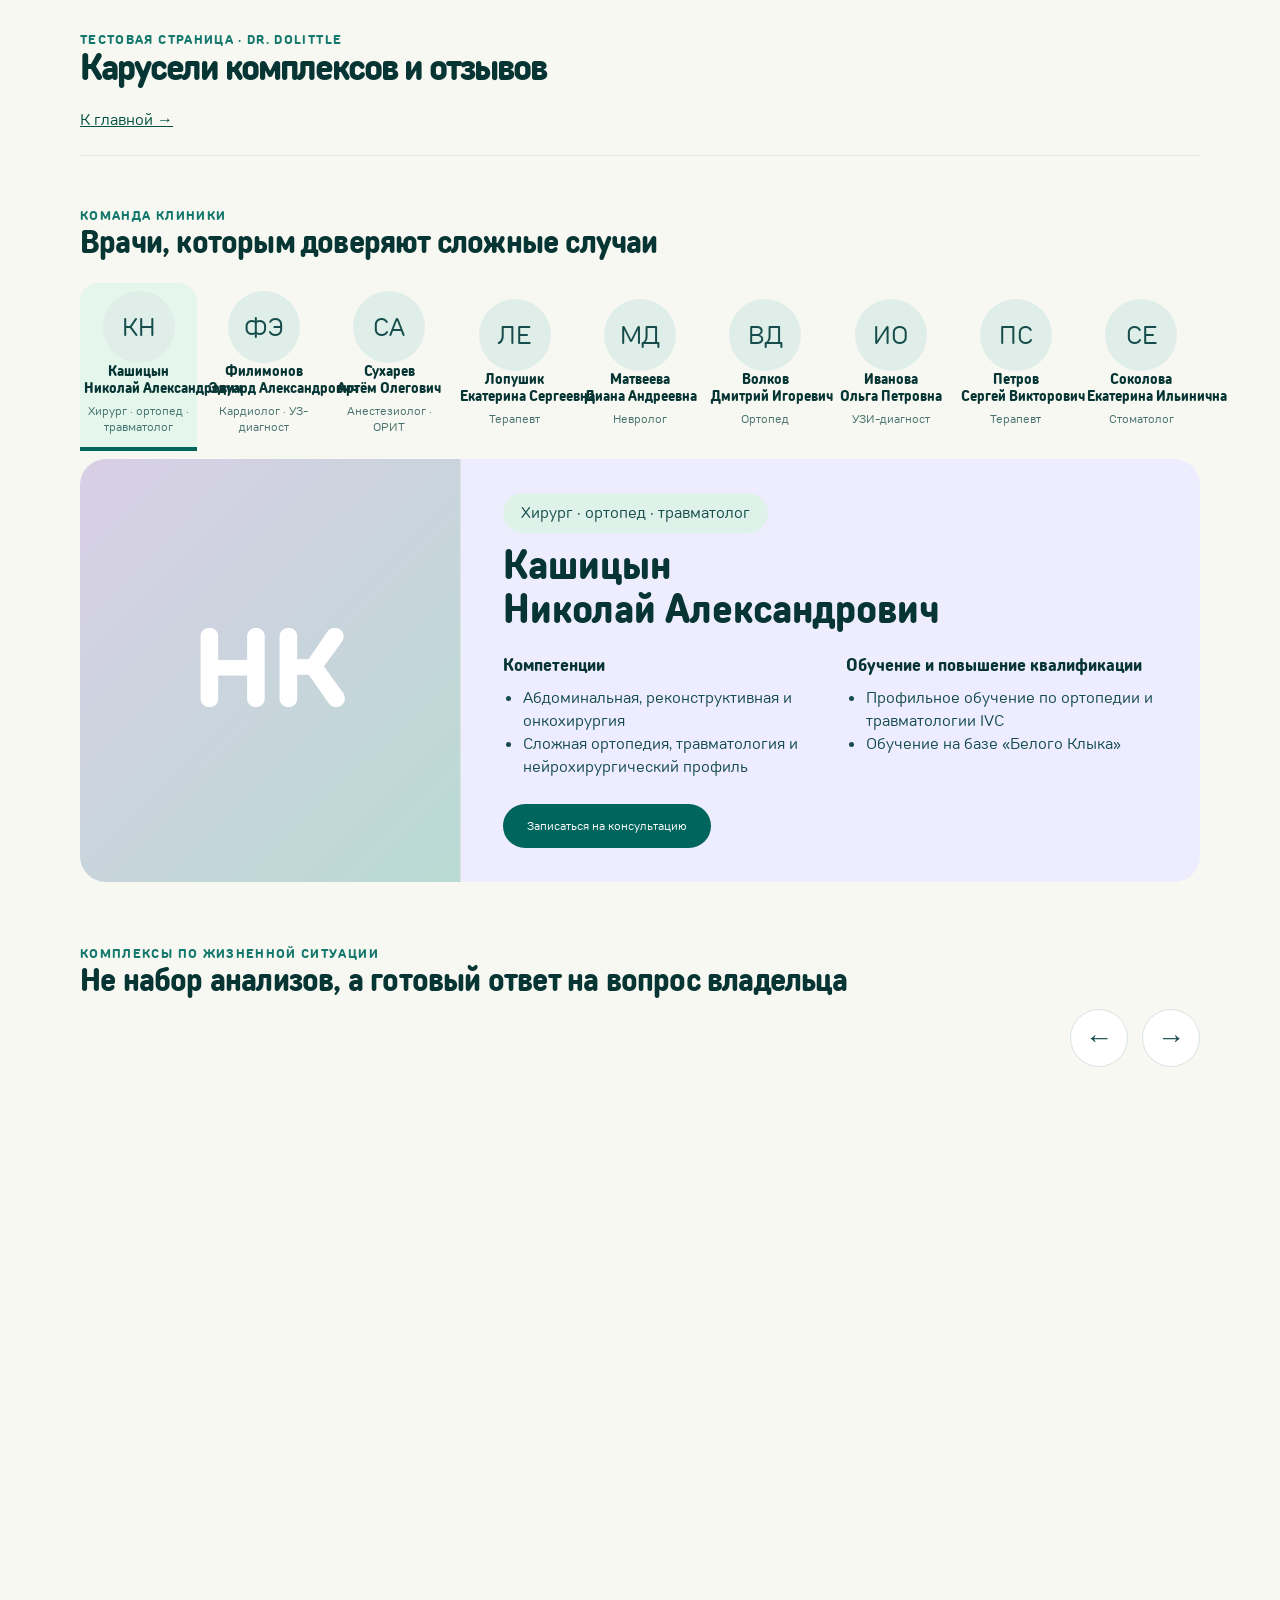
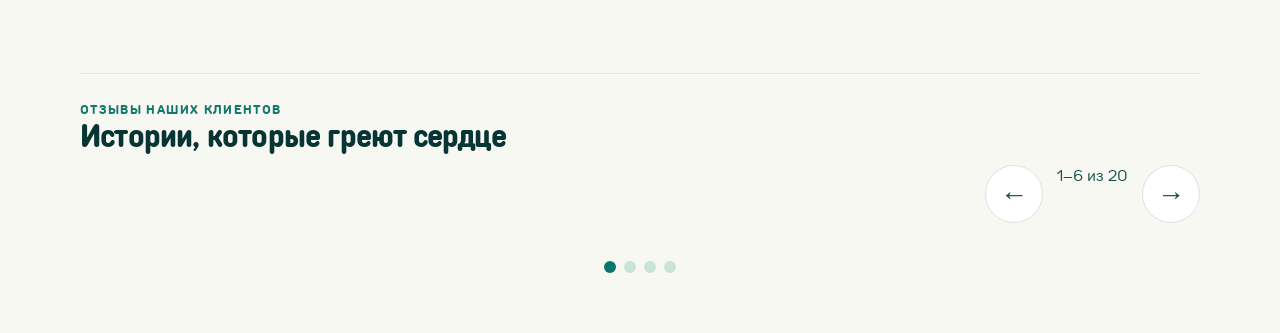
<file: carousel-test.html>
<!doctype html><html lang="ru"><head><meta charset="utf-8"><meta name="viewport" content="width=device-width,initial-scale=1"><title>Dr. Dolittle — тест каруселей</title><link rel="stylesheet" href="styles.css?v=20261008-feedback8"><style>@font-face{font-family:'TT Rounds Neue Trial';src:url('fonts/tt-rounds-regular.ttf') format('truetype');font-weight:400;font-style:normal;font-display:swap}@font-face{font-family:'TT Rounds Neue Trial';src:url('fonts/tt-rounds-bold.ttf') format('truetype');font-weight:700;font-style:normal;font-display:swap}@font-face{font-family:'TT Rounds Neue Cmd Bold';src:url('fonts/tt-rounds-condensed-bold.ttf') format('truetype');font-weight:700;font-style:normal;font-display:swap}body{margin:0;background:#f8f8f2;color:#164d4c;font-family:"TT Rounds Neue Trial",sans-serif}.test-shell{max-width:1920px;margin:auto;padding:32px 80px}.head{border-bottom:1px solid #dce8e3;padding-bottom:24px;margin-bottom:28px}h1,h2,h3,.doctor-name,.doctor-tab strong{font-family:'TT Rounds Neue Cmd Bold',sans-serif;font-weight:700;color:#063534}.doctors{margin:52px 0 64px}.doctor-index{display:grid;grid-template-columns:repeat(9,minmax(0,1fr));gap:8px;margin:22px 0 0}.doctor-tab{border:0;background:transparent;padding:8px 4px 12px;border-bottom:4px solid transparent;border-radius:18px 18px 0 0;color:#164d4c}.doctor-tab.active{background:#e5f7ed;border-color:#00665d}.avatar{width:72px;height:72px;margin:auto;border-radius:50%;background:#dfeee8;display:grid;place-items:center;font-size:25px}.doctor-tab strong{display:block;font-size:15px;line-height:1.12;white-space:nowrap}.doctor-tab small{display:block;font-size:12px;margin-top:6px;opacity:.78}.doctor-profile{display:grid;grid-template-columns:34% 66%;min-height:420px;border-radius:26px;overflow:hidden;margin-top:8px}.doctor-photo{background:linear-gradient(135deg,#d9cfe6,#b9dad3);display:grid;place-items:center;font-size:110px;font-weight:700;color:#fff}.doctor-info{background:#eeedff;padding:34px 42px}.doctor-name{font-size:42px;line-height:1.05;margin:10px 0 24px;white-space:pre-line}.doctor-pill{display:inline-block;background:#dff2e9;border-radius:24px;padding:9px 18px}.doctor-columns{display:grid;grid-template-columns:1fr 1fr;gap:32px}.doctor-columns h3{font-size:18px;margin:0 0 10px}.doctor-columns ul{margin:0;padding-left:20px;line-height:1.45}.doctor-cta{margin-top:24px;background:#00665d;color:#fff;border:0;border-radius:24px;padding:14px 24px}@media(max-width:1000px){.doctor-index{display:flex;overflow-x:auto;gap:8px}.doctor-tab{min-width:125px}.doctor-profile{grid-template-columns:1fr}.doctor-photo{min-height:240px}.doctor-columns{grid-template-columns:1fr}}h1{font-size:clamp(36px,3vw,56px)}h2{font-size:clamp(30px,2.6vw,48px)}.eyebrow{color:#14786d}.controls{display:flex;justify-content:flex-end;gap:14px}.ctrl{width:58px;height:58px;border-radius:50%;border:1px solid #d8e5e1;background:#fff;color:#164d4c;font-size:28px}.package-stage{display:grid;grid-template-columns:1fr 1.42fr 1fr;gap:28px;align-items:center;min-height:500px}.package-card{min-height:370px;border-radius:26px;padding:30px;display:flex;flex-direction:column;position:relative}.package-card.left{background:#e5f7ed;transform:scale(.91)}.package-card.center{background:#00665d;color:#fff;min-height:500px;padding:34px}.package-card.right{background:#fff0df;transform:scale(.91)}.tag{background:#dff59b;color:#063534;font-weight:700;border-radius:20px;padding:8px 14px;align-self:flex-start}.package-card h3{white-space:pre-line;font-size:clamp(24px,2vw,38px);line-height:1.05}.items{padding-left:22px;line-height:1.45;flex:1}.prices{border-top:1px solid currentColor;padding-top:14px;display:grid;grid-template-columns:1fr 1fr;gap:12px}.prices small{display:block}.prices strong{font-size:26px}.saving{background:#fde7ce;color:#ae6417;border-radius:18px;padding:12px;text-align:center;font-weight:700;grid-column:1/-1}.review-wrap{border-top:1px solid #dce8e3;padding-top:28px;margin-top:54px}.review-grid{display:grid;grid-template-columns:repeat(4,1fr);grid-template-rows:1fr 1fr;gap:16px}.review-card{background:#e5f7ed;border-radius:16px;padding:16px 20px;min-height:140px}.review-card:nth-child(2n){background:#fff0df}.review-card.featured{grid-column:2/4;grid-row:1/3;background:#effbd7;padding:34px 42px}.review-meta{display:flex;justify-content:space-between;font-weight:700}.stars{color:#f2a31b;letter-spacing:1px}.category{font-size:13px}.pager{text-align:center;margin:18px}.dot{display:inline-block;width:12px;height:12px;background:#c8e4d8;border-radius:50%;margin:4px}.dot.active{background:#08766a}@media(max-width:900px){.test-shell{padding:20px}.package-stage{grid-template-columns:1fr}.package-card.left,.package-card.right{display:none}.review-grid{grid-template-columns:repeat(2,1fr);grid-template-rows:none}.review-card.featured{grid-column:1/-1;grid-row:auto;order:-1}}@media(max-width:520px){.review-grid{grid-template-columns:1fr}}</style></head><body><main class="test-shell"><header class="head"><div class="eyebrow">Тестовая страница · Dr. Dolittle</div><h1>Карусели комплексов и отзывов</h1><a href="index.html">К главной →</a></header><section id="doctors" class="doctors" aria-labelledby="doctors-title"><div class="eyebrow">Команда клиники</div><h2 id="doctors-title">Врачи, которым доверяют сложные случаи</h2><div class="doctor-index" id="doctorIndex"></div><div class="doctor-profile"><div class="doctor-photo" id="doctorPhoto">НК</div><div class="doctor-info"><span class="doctor-pill" id="doctorSpec">Хирург · ортопед · травматолог</span><h3 class="doctor-name" id="doctorName">Кашицын<br>Николай Александрович</h3><div class="doctor-columns"><div><h3>Компетенции</h3><ul id="doctorSkills"><li>Абдоминальная, реконструктивная и онкохирургия</li><li>Сложная ортопедия, травматология и нейрохирургический профиль</li></ul></div><div><h3>Обучение и повышение квалификации</h3><ul><li>Профильное обучение по ортопедии и травматологии IVC</li><li>Обучение на базе «Белого Клыка»</li></ul></div></div><button class="doctor-cta">Записаться на консультацию</button></div></div></section><section id="packages"><div class="eyebrow">Комплексы по жизненной ситуации</div><h2>Не набор анализов, а готовый ответ на вопрос владельца</h2><div class="controls"><button class="ctrl" id="pp">←</button><button class="ctrl" id="pn">→</button></div><div class="package-stage" id="packages"></div></section><section id="reviews" class="review-wrap"><div class="eyebrow">Отзывы наших клиентов</div><h2>Истории, которые греют сердце</h2><div class="controls"><button class="ctrl" id="rp">←</button><span id="range">1–6 из 20</span><button class="ctrl" id="rn">→</button></div><div class="review-grid" id="reviews"></div><div class="pager" id="dots"></div></section></main><script>const D=[['Кашицын','Николай Александрович','Хирург · ортопед · травматолог'],['Филимонов','Эдуард Александрович','Кардиолог · УЗ-диагност'],['Сухарев','Артём Олегович','Анестезиолог · ОРИТ'],['Лопушик','Екатерина Сергеевна','Терапевт'],['Матвеева','Диана Андреевна','Невролог'],['Волков','Дмитрий Игоревич','Ортопед'],['Иванова','Ольга Петровна','УЗИ-диагност'],['Петров','Сергей Викторович','Терапевт'],['Соколова','Екатерина Ильинична','Стоматолог']];D.forEach((d,i)=>{const b=document.createElement('button');b.className='doctor-tab'+(i?'':' active');b.innerHTML='<div class="avatar">'+d[0][0]+d[1][0]+'</div><strong>'+d[0]+'<br>'+d[1]+'</strong><small>'+d[2]+'</small>';b.onclick=()=>{document.querySelectorAll('.doctor-tab').forEach(x=>x.classList.remove('active'));b.classList.add('active');doctorName.innerHTML=d[0]+'<br>'+d[1];doctorSpec.textContent=d[2];doctorPhoto.textContent=d[0][0]+d[1][0]};doctorIndex.appendChild(b)});const P=[['Подозрение\nна инфекцию','ДО 5 ЛЕТ · БЕЗ КАРДИО',['Консультация инфекциониста','Общий анализ крови','Биохимия крови','План диагностики и наблюдения'],'9 800 ₽','7 500 ₽','2 300 ₽'],['Check-up для\nмолодых животных','ДО 5 ЛЕТ · БЕЗ КАРДИО',['Первичный осмотр терапевта','Тонометрия, ОАК и биохимия 16','УЗИ брюшной полости','Онлайн-консультация по результатам'],'11 100 ₽','8 500 ₽','2 600 ₽'],['Сердце\nи дыхание','КАРДИО · ДЛЯ ВЗРОСЛЫХ',['Консультация кардиолога','ЭхоКГ (УЗИ сердца)','Общий анализ крови','Консультация по результатам'],'12 400 ₽','9 900 ₽','2 500 ₽'],['Предоперационный\nконтроль','ПЕРЕД ОПЕРАЦИЕЙ',['Осмотр хирурга','ОАК и биохимия крови','ЭКГ по показаниям','Консультация анестезиолога'],'10 600 ₽','8 100 ₽','2 500 ₽'],['Восстановление\nпод наблюдением','ПОСЛЕ ОПЕРАЦИИ',['Осмотр врача ОРИТ','Контроль показателей','Инфузионная терапия','Связь с владельцем'],'14 200 ₽','11 500 ₽','2 700 ₽']];const R=['Елизавета','Ольга','Надюша','Марина Мартынова','Анастасия Долобан','Аркадий Кудрявцев','Ирина','Светлана','Дмитрий','Наталья','Алексей','Виктория','Полина','Михаил','Дарья','Екатерина','Сергей','Анна','Роман','Людмила'];let pi=1,ri=0;function pack(){let x=[(pi+4)%5,pi,(pi+1)%5];packages.innerHTML=x.map((i,k)=>{let p=P[i];return `<article class="package-card ${k===0?'left':k===1?'center':'right'}"><span class="tag">${p[1]}</span><h3>${p[0]}</h3><ul class="items">${p[2].map(v=>`<li>${v}</li>`).join('')}</ul><div class="prices"><span><small>По отдельности</small><strong>${p[3]}</strong></span><span><small>Цена комплекса</small><strong>${p[4]}</strong></span><span class="saving">Выгода — ${p[5]}</span></div></article>`}).join('')}function reviews(){let x=[0,1,2,3,4,5].map(k=>(ri+k)%20);reviews.innerHTML=x.map((i,k)=>`<article class="review-card ${k===2?'featured':''}"><div class="review-meta"><b>${R[i]}</b><span style="color:#d52c20">Яндекс</span></div><div class="stars">★★★★★</div><div class="category">История пациента</div><p>${['Профессиональная помощь и понятный план на каждом этапе.','Спасибо за заботу и связь после приёма.','Команда действовала бережно и внимательно.'][i%3]}</p></article>`).join('');range.textContent=`${ri+1}–${Math.min(ri+6,20)} из 20`;dots.innerHTML=Array.from({length:4},(_,i)=>`<i class="dot ${i===Math.floor(ri/6)?'active':''}"></i>`).join('')}pp.onclick=()=>{pi=(pi+4)%5;pack()};pn.onclick=()=>{pi=(pi+1)%5;pack()};rp.onclick=()=>{ri=(ri+19)%20;reviews()};rn.onclick=()=>{ri=(ri+1)%20;reviews()};document.onkeydown=e=>{if(e.key==='ArrowLeft')pn.click();if(e.key==='ArrowRight')pp.click()};pack();reviews()</script><script src="site.js?v=20261008-feedback8"></script></body></html>
</file>
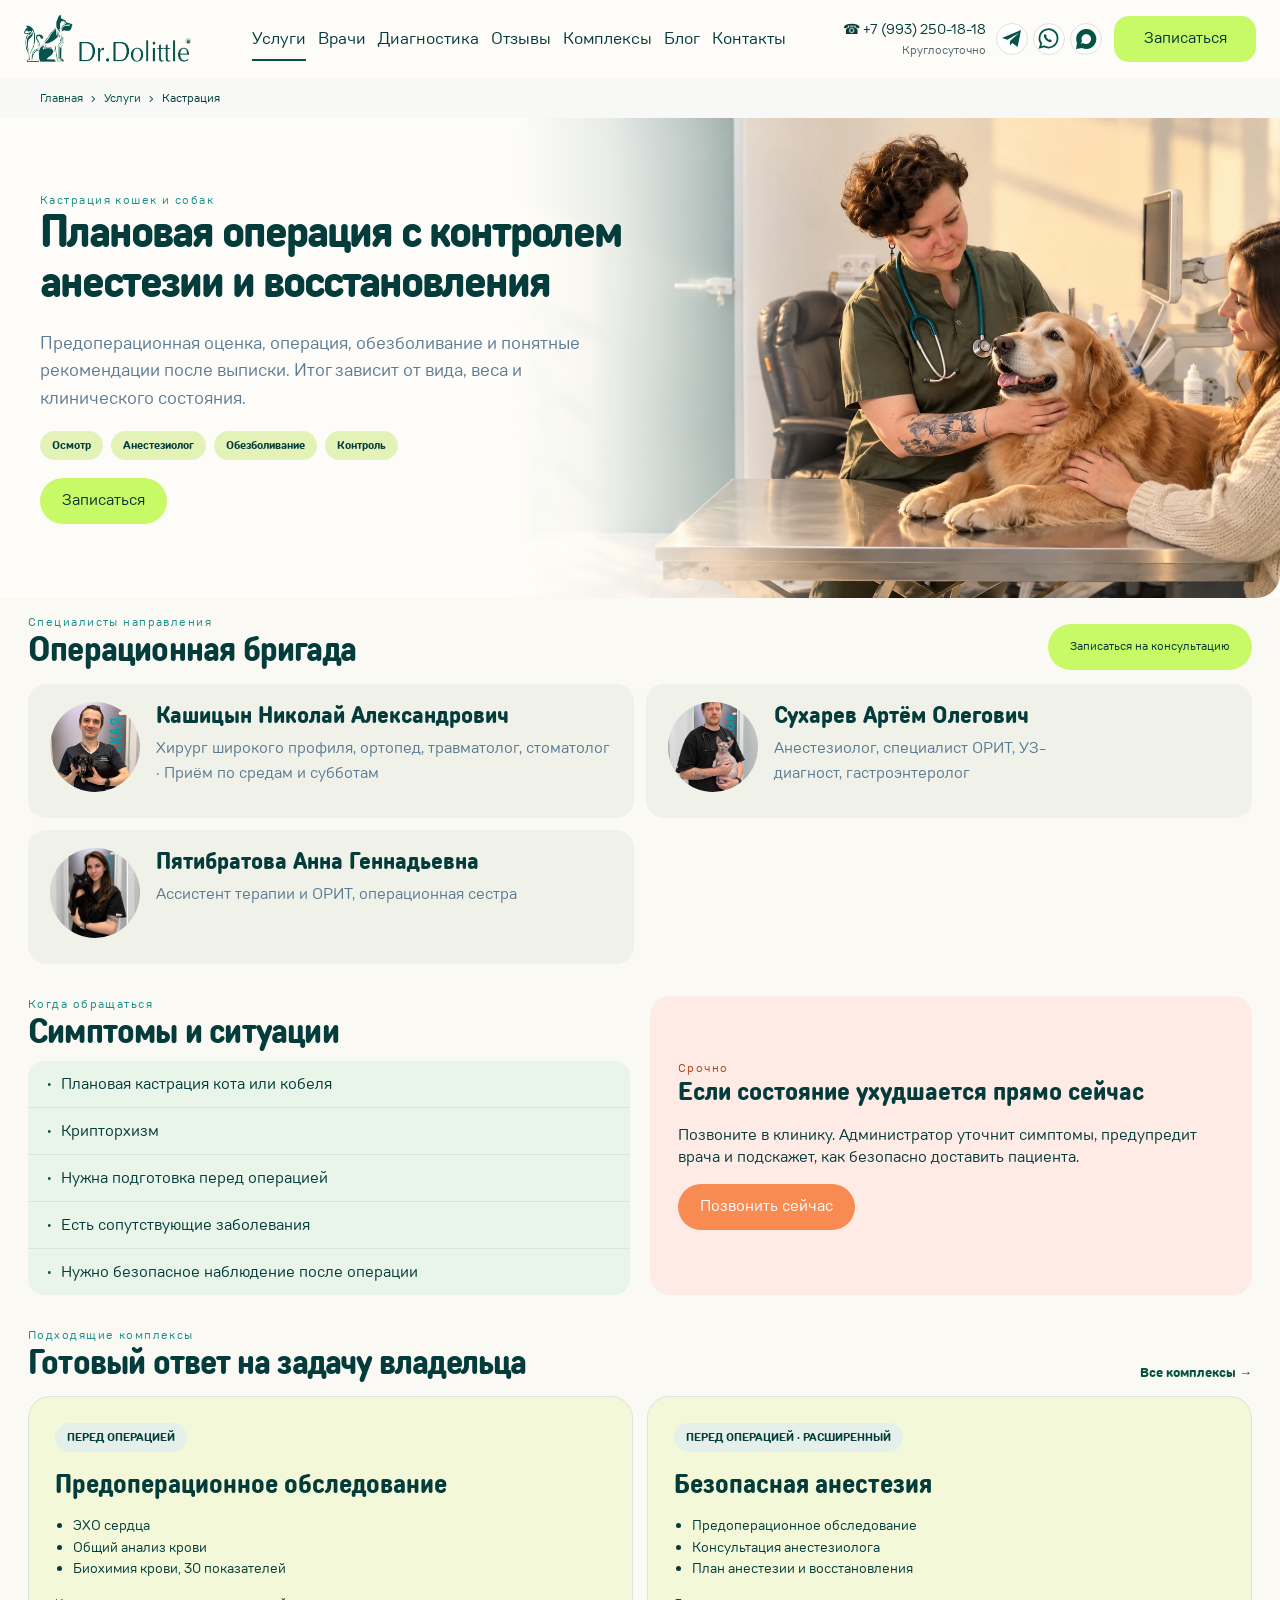
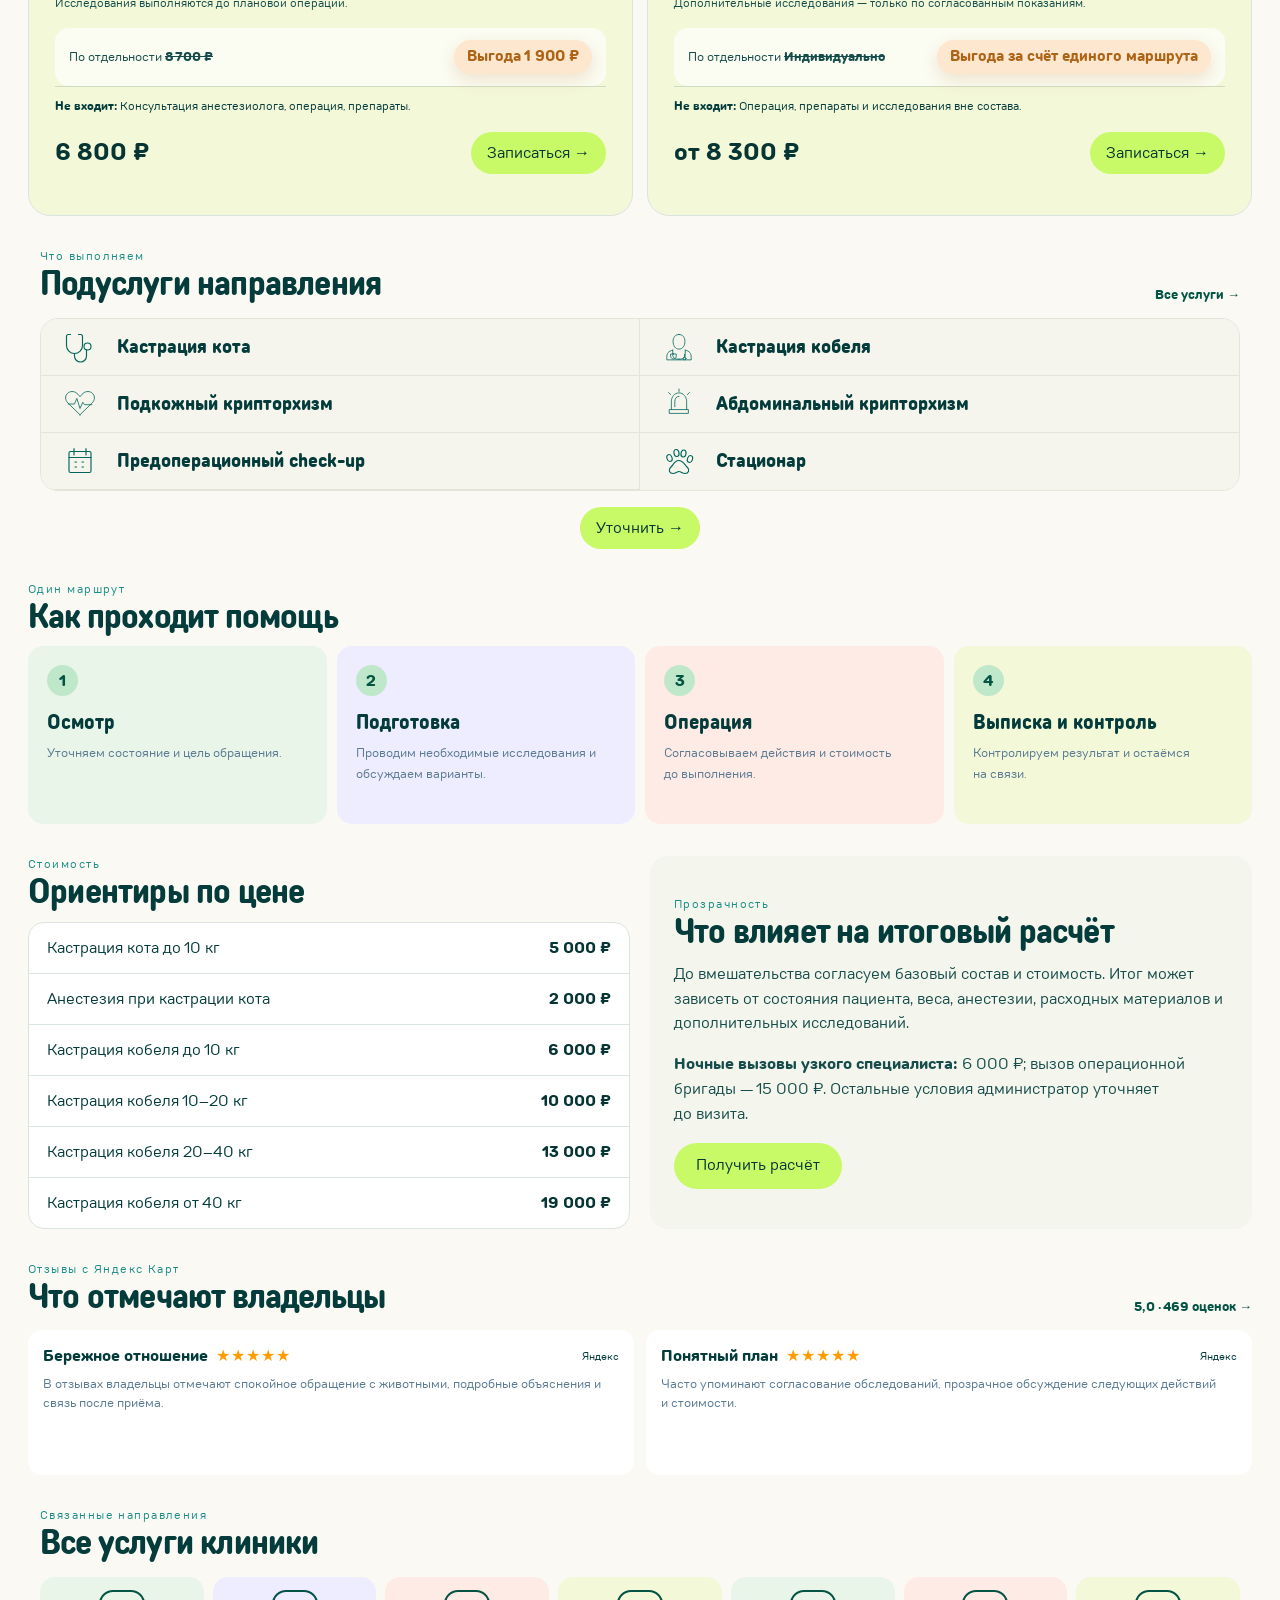
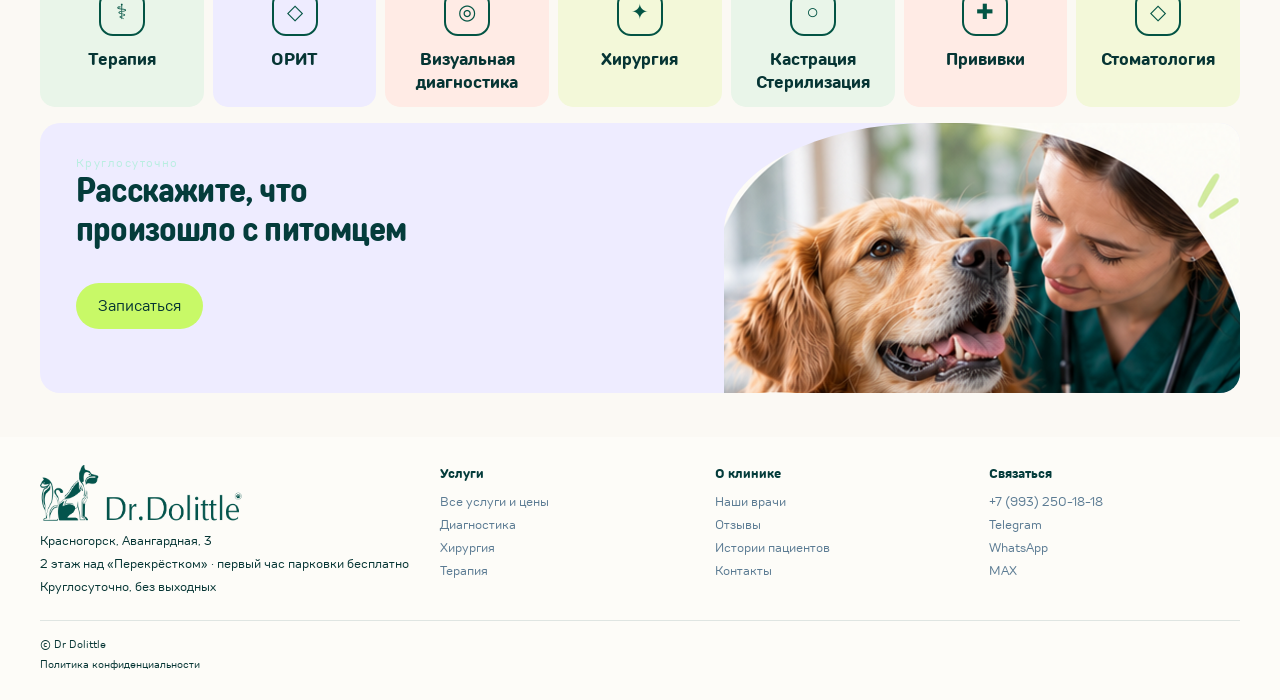
<file: castration.html>
<!doctype html><html lang="ru"><head>
<meta charset="utf-8"><meta name="viewport" content="width=device-width,initial-scale=1">
<script>
(function(){
  const id=113015299;
  const isPreview=location.protocol==='https:'&&location.hostname==='dolittle24.ru'&&location.pathname.startsWith('/dr-dolittle-preview/');
  if(isPreview)window.DD_LEAD_ENDPOINT='https://hooks.dolittle24.ru/api/leads';
  const isProduction=!isPreview&&(location.hostname==='dolittle24.ru'||location.hostname==='www.dolittle24.ru');
  window.DD_METRIKA_ID=id;
  window.DD_ANALYTICS_ENABLED=isProduction;
  if(!isProduction)return;
  (function(m,e,t,r,i,k,a){m[i]=m[i]||function(){(m[i].a=m[i].a||[]).push(arguments)};m[i].l=1*new Date();
  for(let j=0;j<document.scripts.length;j++){if(document.scripts[j].src===r)return;}
  k=e.createElement(t),a=e.getElementsByTagName(t)[0],k.async=1,k.src=r,a.parentNode.insertBefore(k,a)})
  (window,document,'script','https://mc.yandex.ru/metrika/tag.js?id='+id,'ym');
  ym(id,'init',{ssr:true,webvisor:true,clickmap:true,referrer:document.referrer,url:location.href,accurateTrackBounce:true,trackLinks:true});
})();
</script>
<title>Кастрация для животных в Красногорске — Dr Dolittle</title><meta name="description" content="Кастрация для кошек и собак в круглосуточной ветеринарной клинике Dr Dolittle, Красногорск. Цены, показания, специалисты и запись: +7 (993) 250-18-18.">
<link rel="canonical" href="https://dolittle24.ru/services/castration/"><link rel="icon" href="favicon.svg"><link rel="stylesheet" href="styles.css?v=20261008-feedback8"><link rel="stylesheet" href="design-v2.css?v=20261008-feedback8">
<link rel="stylesheet" href="preview-final.css?v=20261008-feedback8">
<meta property="og:type" content="website"><meta property="og:locale" content="ru_RU"><meta property="og:title" content="Кастрация для животных в Красногорске — Dr Dolittle"><meta property="og:description" content="Кастрация для кошек и собак в круглосуточной ветеринарной клинике Dr Dolittle, Красногорск. Цены, показания, специалисты и запись: +7 (993) 250-18-18."><meta property="og:url" content="https://dolittle24.ru/services/castration/">
<script type="application/ld+json">{"@context":"https://schema.org","@type":"MedicalWebPage","name":"Кастрация для животных в Красногорске — Dr Dolittle","url":"https://dolittle24.ru/services/castration/","inLanguage":"ru-RU","isPartOf":{"@type":"WebSite","name":"Dr Dolittle","url":"https://dolittle24.ru/"},"about":{"@type":"VeterinaryCare","name":"Dr Dolittle","telephone":"+79932501818","address":{"@type":"PostalAddress","streetAddress":"Авангардная улица, 3","addressLocality":"Красногорск","addressRegion":"Московская область","addressCountry":"RU"},"openingHours":"Mo-Su 00:00-23:59"}}</script>
</head><body class="service-page"><main class="page"><header class="topbar"><a class="brand" href="index.html" aria-label="Dr Dolittle — главная"><img class="logo" src="assets/logo-original-green.png" alt="Dr Dolittle"></a><button class="menu-toggle" type="button" aria-label="Открыть меню" aria-expanded="false">☰</button><nav class="nav"><a class="active" href="services.html">Услуги</a><a class="" href="index.html#doctors">Врачи</a><a class="" href="diagnostics.html">Диагностика</a><a class="" href="index.html#reviews">Отзывы</a><a class="" href="index.html#packages">Комплексы</a><a class="" href="blog.html">Блог</a><a class="" href="index.html#contacts">Контакты</a></nav><div class="header-contact"><a class="phone-link" href="tel:+79932501818">☎ +7 (993) 250-18-18<small>Круглосуточно</small></a><div class="header-channels"><a href="https://t.me/drDolittle24" target="_blank" rel="noopener" aria-label="Telegram"><svg viewBox="0 0 24 24" aria-hidden="true"><path d="m21 3-3.4 17-5.2-4-2.6 2.5.4-4.8L19 6 7.4 12.8 2 11z"/></svg></a><a href="https://wa.me/79932501818" target="_blank" rel="noopener" aria-label="WhatsApp"><svg viewBox="0 0 24 24" aria-hidden="true"><path fill="none" stroke="currentColor" stroke-width="1.8" d="M20.5 11.5a9 9 0 0 1-13.4 7.8L3 20.5l1.2-4.1a9 9 0 1 1 16.3-4.9Z"/><path d="M8 7c-2 1-1 4 1 6s5 3 6 1l-2-2-1 1-3-3 1-1z"/></svg></a><a href="https://max.ru/u/f9LHodD0cOIxFHJJWmS7tdGHFyvuRDWd2HFo7OnW0eiXH5-tWgYl-M8U7FQ" target="_blank" rel="noopener" aria-label="MAX"><svg viewBox="0 0 24 24" aria-hidden="true"><path d="M12 2a10 10 0 0 0-9 14l-1 6 6-1A10 10 0 1 0 12 2Zm0 5a5 5 0 1 1-3 9l-2 1 1-3a5 5 0 0 1 4-7Z"/></svg></a></div></div><button class="btn js-book" type="button">Записаться</button></header><nav class="breadcrumbs" aria-label="Хлебные крошки"><a href="index.html">Главная</a><span>›</span><a href="services.html">Услуги</a><span>›</span><span>Кастрация</span></nav><section class="service-hero service-hero-overlay"><img class="service-hero-bg" src="assets/clinic-user-02.webp" alt="Фото клиники Dr Dolittle" loading="eager"><div class="copy"><div class="eyebrow">Кастрация кошек и собак</div><h1>Плановая операция с контролем анестезии и восстановления</h1><p>Предоперационная оценка, операция, обезболивание и понятные рекомендации после выписки. Итог зависит от вида, веса и клинического состояния.</p><div class="pill-row"><span class="pill">Осмотр</span><span class="pill">Анестезиолог</span><span class="pill">Обезболивание</span><span class="pill">Контроль</span></div><button class="btn js-book" data-context="Кастрация" type="button">Записаться</button></div></section><section class="section soft" data-section="doctor"><div class="section-head"><div><div class="eyebrow">Специалисты направления</div><h2>Операционная бригада</h2></div><button class="btn doctor-cta js-book" type="button" data-context="Кастрация">Записаться на консультацию</button></div><div class="direction-team"><article class="direction-person"><img class="direction-portrait" src="assets/kashitsyn-nikolay.jpg" alt="Кашицын Николай Александрович" loading="lazy"><h3>Кашицын Николай Александрович</h3><p>Хирург широкого профиля, ортопед, травматолог, стоматолог · Приём по средам и субботам</p></article><article class="direction-person"><img class="direction-portrait" src="assets/sukharev-artem-edited.png" alt="Сухарев Артём Олегович" loading="lazy"><h3>Сухарев Артём Олегович</h3><p>Анестезиолог, специалист ОРИТ, УЗ-диагност, гастроэнтеролог</p></article><article class="direction-person"><img class="direction-portrait" src="assets/pyatibratova-anna.jpg" alt="Пятибратова Анна Геннадьевна" loading="lazy"><h3>Пятибратова Анна Геннадьевна</h3><p>Ассистент терапии и ОРИТ, операционная сестра</p></article></div></section><section class="section" data-section="symptoms"><div class="two-col"><div><div class="eyebrow">Когда обращаться</div><h2>Симптомы и ситуации</h2><ul class="symptom-list"><li>Плановая кастрация кота или кобеля</li><li>Крипторхизм</li><li>Нужна подготовка перед операцией</li><li>Есть сопутствующие заболевания</li><li>Нужно безопасное наблюдение после операции</li></ul></div><aside class="notice"><div class="eyebrow light">Срочно</div><h3>Если состояние ухудшается прямо сейчас</h3><p>Позвоните в клинику. Администратор уточнит симптомы, предупредит врача и подскажет, как безопасно доставить пациента.</p><a class="btn emergency-btn" href="tel:+79932501818">Позвонить сейчас</a></aside></div></section><section class="section packages-section" data-section="packages"><div class="section-head"><div><div class="eyebrow">Подходящие комплексы</div><h2>Готовый ответ на задачу владельца</h2></div><a href="index.html#packages">Все комплексы →</a></div><div class="package-inline-grid"><article class="package-card" data-package="preop"><span class="tag">Перед операцией</span><h3>Предоперационное обследование</h3><ul><li>ЭХО сердца</li><li>Общий анализ крови</li><li>Биохимия крови, 30 показателей</li></ul><p class="package-extra">Исследования выполняются до плановой операции.</p><div class="package-economy"><span class="package-separate">По отдельности <b>8 700 ₽</b></span><strong class="package-saving">Выгода 1 900 ₽</strong></div><div class="notin"><b>Не входит:</b> Консультация анестезиолога, операция, препараты.</div><div class="package-bottom"><strong>6 800 ₽</strong><button class="text-button js-book" type="button" data-context="Предоперационное обследование">Записаться →</button></div></article><article class="package-card" data-package="safe_anaesthesia"><span class="tag">Перед операцией · расширенный</span><h3>Безопасная анестезия</h3><ul><li>Предоперационное обследование</li><li>Консультация анестезиолога</li><li>План анестезии и восстановления</li></ul><p class="package-extra">Дополнительные исследования — только по согласованным показаниям.</p><div class="package-economy"><span class="package-separate">По отдельности <b>Индивидуально</b></span><strong class="package-saving">Выгода за счёт единого маршрута</strong></div><div class="notin"><b>Не входит:</b> Операция, препараты и исследования вне состава.</div><div class="package-bottom"><strong>от 8 300 ₽</strong><button class="text-button js-book" type="button" data-context="Безопасная анестезия">Записаться →</button></div></article></div></section><section class="section compact subservices-first" data-section="subservices"><div class="section-head compact-head"><div><div class="eyebrow">Что выполняем</div><h2>Подуслуги направления</h2></div><a href="services.html">Все услуги →</a></div><ul class="subservice-grid compact-subservices"><li class="sub-card"><span class="sub-icon" aria-hidden="true"><svg viewBox="0 0 92 92"><use href="assets/v2-icons.svg#i-stethoscope"/></svg></span><h3>Кастрация кота</h3></li><li class="sub-card"><span class="sub-icon" aria-hidden="true"><svg viewBox="0 0 92 92"><use href="assets/v2-icons.svg#i-doctor"/></svg></span><h3>Кастрация кобеля</h3></li><li class="sub-card"><span class="sub-icon" aria-hidden="true"><svg viewBox="0 0 92 92"><use href="assets/v2-icons.svg#i-heart"/></svg></span><h3>Подкожный крипторхизм</h3></li><li class="sub-card"><span class="sub-icon" aria-hidden="true"><svg viewBox="0 0 92 92"><use href="assets/v2-icons.svg#i-siren"/></svg></span><h3>Абдоминальный крипторхизм</h3></li><li class="sub-card"><span class="sub-icon" aria-hidden="true"><svg viewBox="0 0 92 92"><use href="assets/v2-icons.svg#i-calendar"/></svg></span><h3>Предоперационный check-up</h3></li><li class="sub-card"><span class="sub-icon" aria-hidden="true"><svg viewBox="0 0 92 92"><use href="assets/v2-icons.svg#i-paw"/></svg></span><h3>Стационар</h3></li></ul><div class="subservices-action"><button class="text-button js-book subservices-clarify" data-context="Кастрация: подуслуги направления" type="button">Уточнить →</button></div></section><section class="section"><div class="eyebrow">Один маршрут</div><h2>Как проходит помощь</h2><div class="route"><article class="route-step"><b>1</b><h3>Осмотр</h3><p>Уточняем состояние и цель обращения.</p></article><article class="route-step"><b>2</b><h3>Подготовка</h3><p>Проводим необходимые исследования и обсуждаем варианты.</p></article><article class="route-step"><b>3</b><h3>Операция</h3><p>Согласовываем действия и стоимость до выполнения.</p></article><article class="route-step"><b>4</b><h3>Выписка и контроль</h3><p>Контролируем результат и остаёмся на связи.</p></article></div></section><section class="section soft"><div class="two-col"><div><div class="eyebrow">Стоимость</div><h2>Ориентиры по цене</h2><div class="price-list"><div class="price-row"><span>Кастрация кота до 10 кг</span><b>5 000 ₽</b></div><div class="price-row"><span>Анестезия при кастрации кота</span><b>2 000 ₽</b></div><div class="price-row"><span>Кастрация кобеля до 10 кг</span><b>6 000 ₽</b></div><div class="price-row"><span>Кастрация кобеля 10–20 кг</span><b>10 000 ₽</b></div><div class="price-row"><span>Кастрация кобеля 20–40 кг</span><b>13 000 ₽</b></div><div class="price-row"><span>Кастрация кобеля от 40 кг</span><b>19 000 ₽</b></div></div></div><div class="panel price-explain"><div class="eyebrow">Прозрачность</div><h2>Что влияет на итоговый расчёт</h2><p>До вмешательства согласуем базовый состав и стоимость. Итог может зависеть от состояния пациента, веса, анестезии, расходных материалов и дополнительных исследований.</p><p><b>Ночные вызовы узкого специалиста:</b> 6 000 ₽; вызов операционной бригады — 15 000 ₽. Остальные условия администратор уточняет до визита.</p><button class="btn js-book" data-context="Расчёт стоимости: Кастрация" type="button">Получить расчёт</button></div></div></section><section class="section"><div class="section-head"><div><div class="eyebrow">Отзывы с Яндекс Карт</div><h2>Что отмечают владельцы</h2></div><a href="https://yandex.ru/maps/org/doktor_dulittl/180405601303/reviews/" target="_blank" rel="noopener">5,0 · 469 оценок →</a></div><div class="reviews-grid compact-reviews"><article class="review"><div class="review-head"><b>Бережное отношение</b><span class="stars">★★★★★</span><span class="yandex">Яндекс</span></div><p>В отзывах владельцы отмечают спокойное обращение с животными, подробные объяснения и связь после приёма.</p></article><article class="review"><div class="review-head"><b>Понятный план</b><span class="stars">★★★★★</span><span class="yandex">Яндекс</span></div><p>Часто упоминают согласование обследований, прозрачное обсуждение следующих действий и стоимости.</p></article></div></section><section class="section compact"><div class="section-head"><div><div class="eyebrow">Связанные направления</div><h2>Все услуги клиники</h2></div></div><div class="service-nav-grid"><a class="service-card " href="therapy.html" style="background:var(--v2-mint)"><div class="icon">⚕</div><strong>Терапия</strong></a><a class="service-card " href="orit.html" style="background:var(--v2-lilac)"><div class="icon">◇</div><strong>ОРИТ</strong></a><a class="service-card " href="diagnostics.html" style="background:var(--v2-peach)"><div class="icon">◎</div><strong>Визуальная диагностика</strong></a><a class="service-card " href="surgery.html" style="background:var(--v2-lime)"><div class="icon">✦</div><strong>Хирургия</strong></a><div class="service-card current" style="background:var(--v2-mint)"><a href="castration.html" style="color:inherit;text-decoration:none"><div class="icon">○</div><strong>Кастрация</strong></a><a href="sterilization.html" style="color:inherit;text-decoration:none"><strong>Стерилизация</strong></a></div><a class="service-card " href="vaccination.html" style="background:var(--v2-peach)"><div class="icon">✚</div><strong>Прививки</strong></a><a class="service-card " href="dentistry.html" style="background:var(--v2-lime)"><div class="icon">◇</div><strong>Стоматология</strong></a></div></section><section class="cta"><div><div class="eyebrow light">Круглосуточно</div><h2>Расскажите, что произошло с питомцем</h2></div><button class="btn btn-orange js-book" data-context="Кастрация" type="button">Записаться</button></section><footer class="footer" id="contacts"><div class="footer-about"><a href="index.html" aria-label="Dr Dolittle — главная"><img class="logo" src="assets/logo-original-green.png" alt="Dr Dolittle"></a><span>Красногорск, Авангардная, 3</span><span>2 этаж над «Перекрёстком» · первый час парковки бесплатно</span><span>Круглосуточно, без выходных</span></div><div class="footer-links"><b>Услуги</b><a href="services.html">Все услуги и цены</a><a href="diagnostics.html">Диагностика</a><a href="surgery.html">Хирургия</a><a href="therapy.html">Терапия</a></div><div class="footer-links"><b>О клинике</b><a href="index.html#doctors">Наши врачи</a><a href="index.html#reviews">Отзывы</a><a href="blog.html">Истории пациентов</a><a href="index.html#contacts">Контакты</a></div><div class="footer-links"><b>Связаться</b><a href="tel:+79932501818">+7 (993) 250-18-18</a><a href="https://t.me/drDolittle24" target="_blank" rel="noopener">Telegram</a><a href="https://wa.me/79932501818" target="_blank" rel="noopener">WhatsApp</a><a href="https://max.ru/u/f9LHodD0cOIxFHJJWmS7tdGHFyvuRDWd2HFo7OnW0eiXH5-tWgYl-M8U7FQ" target="_blank" rel="noopener">MAX</a></div><div class="footer-legal"><span>© Dr Dolittle</span><a href="privacy.html">Политика конфиденциальности</a></div></footer><nav class="mobile-contacts" aria-label="Быстрая связь с клиникой"><a href="tel:+79932501818" aria-label="Позвонить в клинику"><svg viewBox="0 0 48 48" aria-hidden="true"><use href="assets/v2-icons.svg#i-phone"/></svg><span>Телефон</span></a><a href="https://wa.me/79932501818" target="_blank" rel="noopener" aria-label="Написать в WhatsApp"><svg viewBox="0 0 24 24" aria-hidden="true"><path fill="none" stroke="currentColor" stroke-width="1.8" d="M20.5 11.5a9 9 0 0 1-13.4 7.8L3 20.5l1.2-4.1a9 9 0 1 1 16.3-4.9Z"/><path d="M8 7c-2 1-1 4 1 6s5 3 6 1l-2-2-1 1-3-3 1-1z"/></svg><span>WhatsApp</span></a><a href="https://t.me/drDolittle24" target="_blank" rel="noopener" aria-label="Написать в Telegram"><svg viewBox="0 0 24 24" aria-hidden="true"><path d="m21 3-3.4 17-5.2-4-2.6 2.5.4-4.8L19 6 7.4 12.8 2 11z"/></svg><span>Telegram</span></a><a href="https://max.ru/u/f9LHodD0cOIxFHJJWmS7tdGHFyvuRDWd2HFo7OnW0eiXH5-tWgYl-M8U7FQ" target="_blank" rel="noopener" aria-label="Мессенджер MAX"><svg viewBox="0 0 24 24" aria-hidden="true"><path d="M12 2a10 10 0 0 0-9 14L2 22l6-1a10 10 0 1 0 4-19Zm0 5a5 5 0 1 1-2 9l-3 1 1-3a5 5 0 0 1 4-7Z"/></svg><span>MAX</span></a></nav></main><dialog class="booking-modal" id="booking-modal"><form class="modal-shell"><button class="modal-close" type="button" aria-label="Закрыть форму записи">×</button><div class="eyebrow">Запись в Dr Dolittle</div><h2>Как с вами связаться?</h2><p class="muted">Если состояние острое, сразу позвоните: <a href="tel:+79932501818">+7 (993) 250-18-18</a>.</p><div class="channel-grid"><a class="channel tg" href="https://t.me/drDolittle24" target="_blank"><b>Telegram</b><span>Написать администратору</span></a><a class="channel wa" href="https://wa.me/79932501818" target="_blank"><b>WhatsApp</b><span>Написать по номеру клиники</span></a><a class="channel max" href="https://max.ru/u/f9LHodD0cOIxFHJJWmS7tdGHFyvuRDWd2HFo7OnW0eiXH5-tWgYl-M8U7FQ" target="_blank" rel="noopener"><b>MAX</b><span>Открыть мессенджер</span></a></div><div class="or"><span>или оставьте данные</span></div><div class="form-grid"><label>Ваше имя<input class="ym-disable-keys" name="name" maxlength="120" autocomplete="name" required></label><label>Телефон<input class="ym-disable-keys" name="phone" maxlength="64" type="tel" autocomplete="tel" required placeholder="+7 900 000-00-00"></label><label>Питомец<input class="ym-disable-keys" name="pet" maxlength="120" placeholder="Кот, собака…"></label><label>Направление<select name="service"><option value="Не знаю — нужна помощь" data-code="unknown">Не знаю — нужна помощь</option><option value="Терапия" data-code="therapy">Терапия</option><option value="ОРИТ" data-code="orit">ОРИТ</option><option value="Визуальная диагностика" data-code="diagnostics">Визуальная диагностика</option><option value="Хирургия" data-code="surgery">Хирургия</option><option value="Кастрация" data-code="castration">Кастрация</option><option value="Стерилизация" data-code="sterilization">Стерилизация</option><option value="Прививки" data-code="vaccination">Прививки</option><option value="Стоматология" data-code="unknown">Стоматология</option></select></label><label class="full">Что произошло<textarea class="ym-disable-keys" name="message" maxlength="2000" rows="3" placeholder="Кратко опишите симптомы или цель визита"></textarea></label></div><label class="consent"><input type="checkbox" name="consent" required> Согласен на обработку данных для ответа на обращение</label><button class="btn submit-booking" type="submit">Продолжить в WhatsApp</button><small class="form-note">Форма подготовит сообщение. Отправку вы подтверждаете самостоятельно в WhatsApp.</small></form></dialog><script src="site.js?v=20261008-feedback8"></script></body></html>
</file>
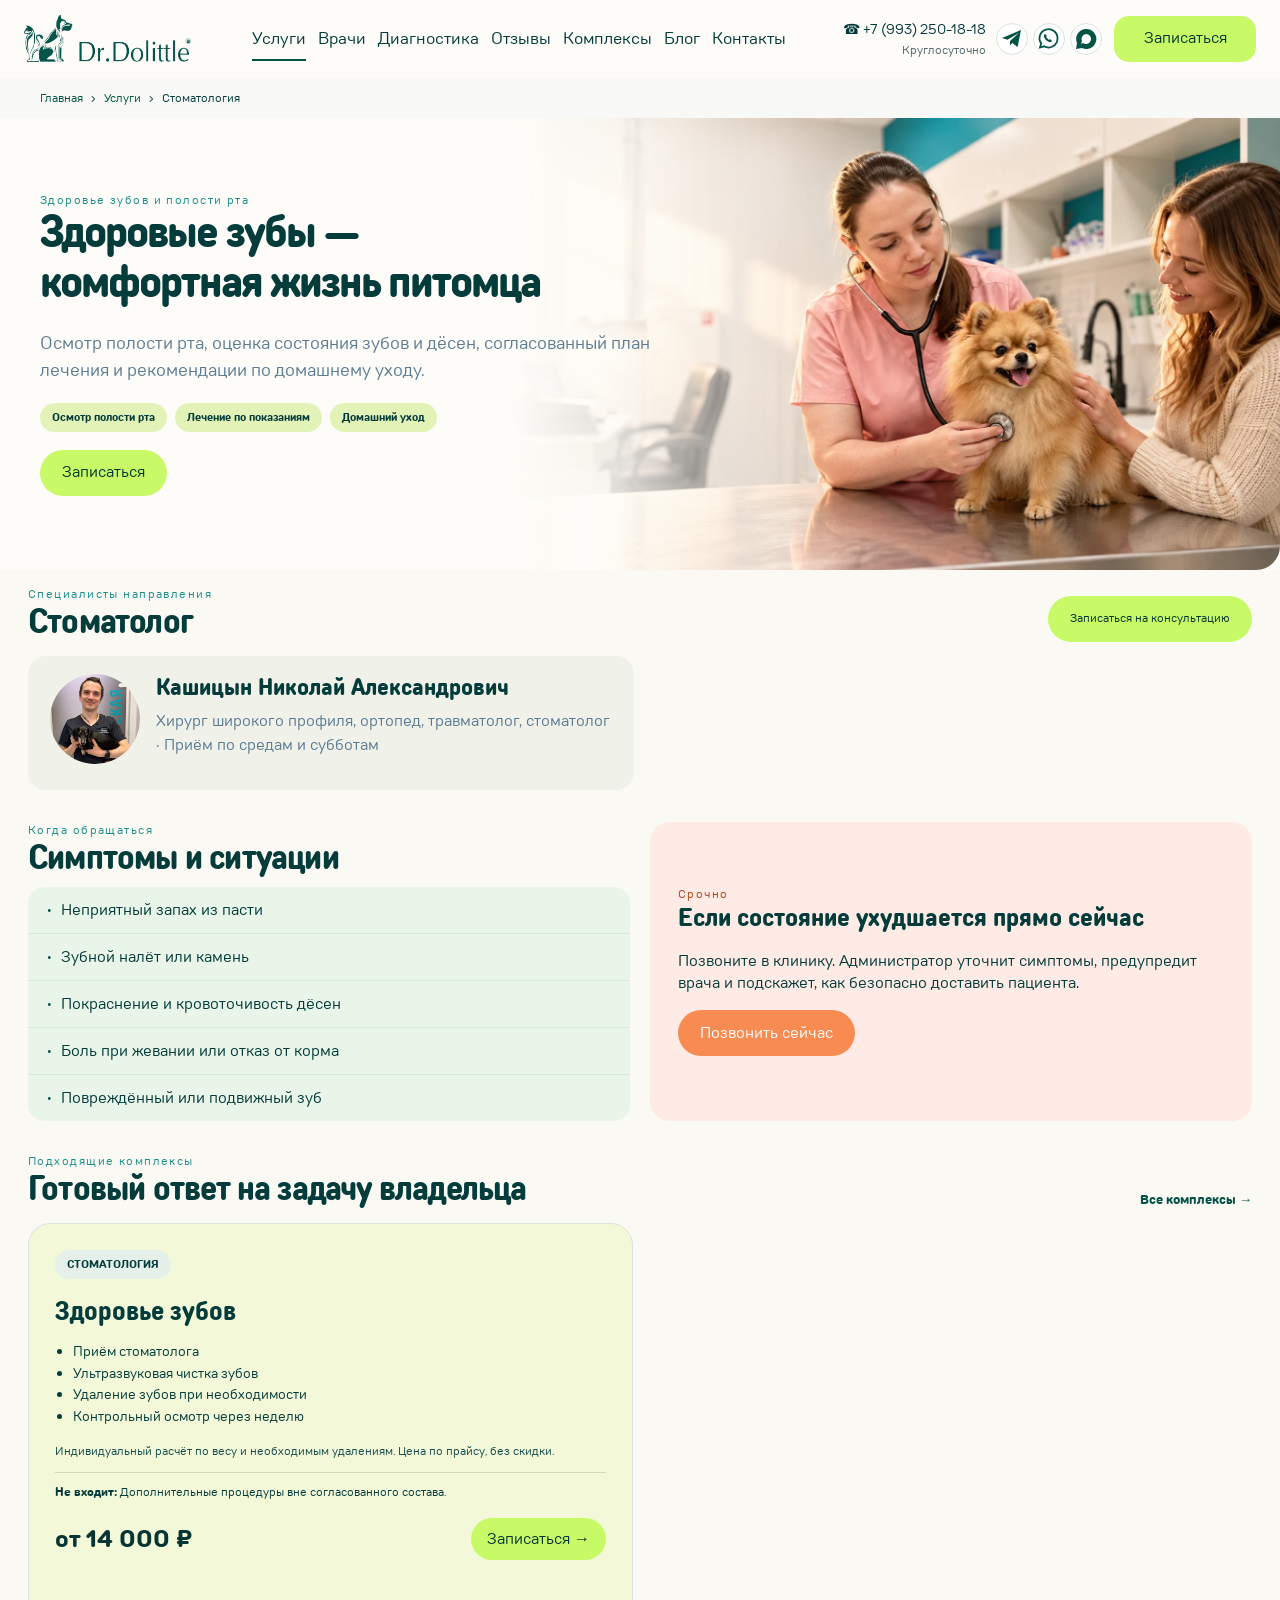
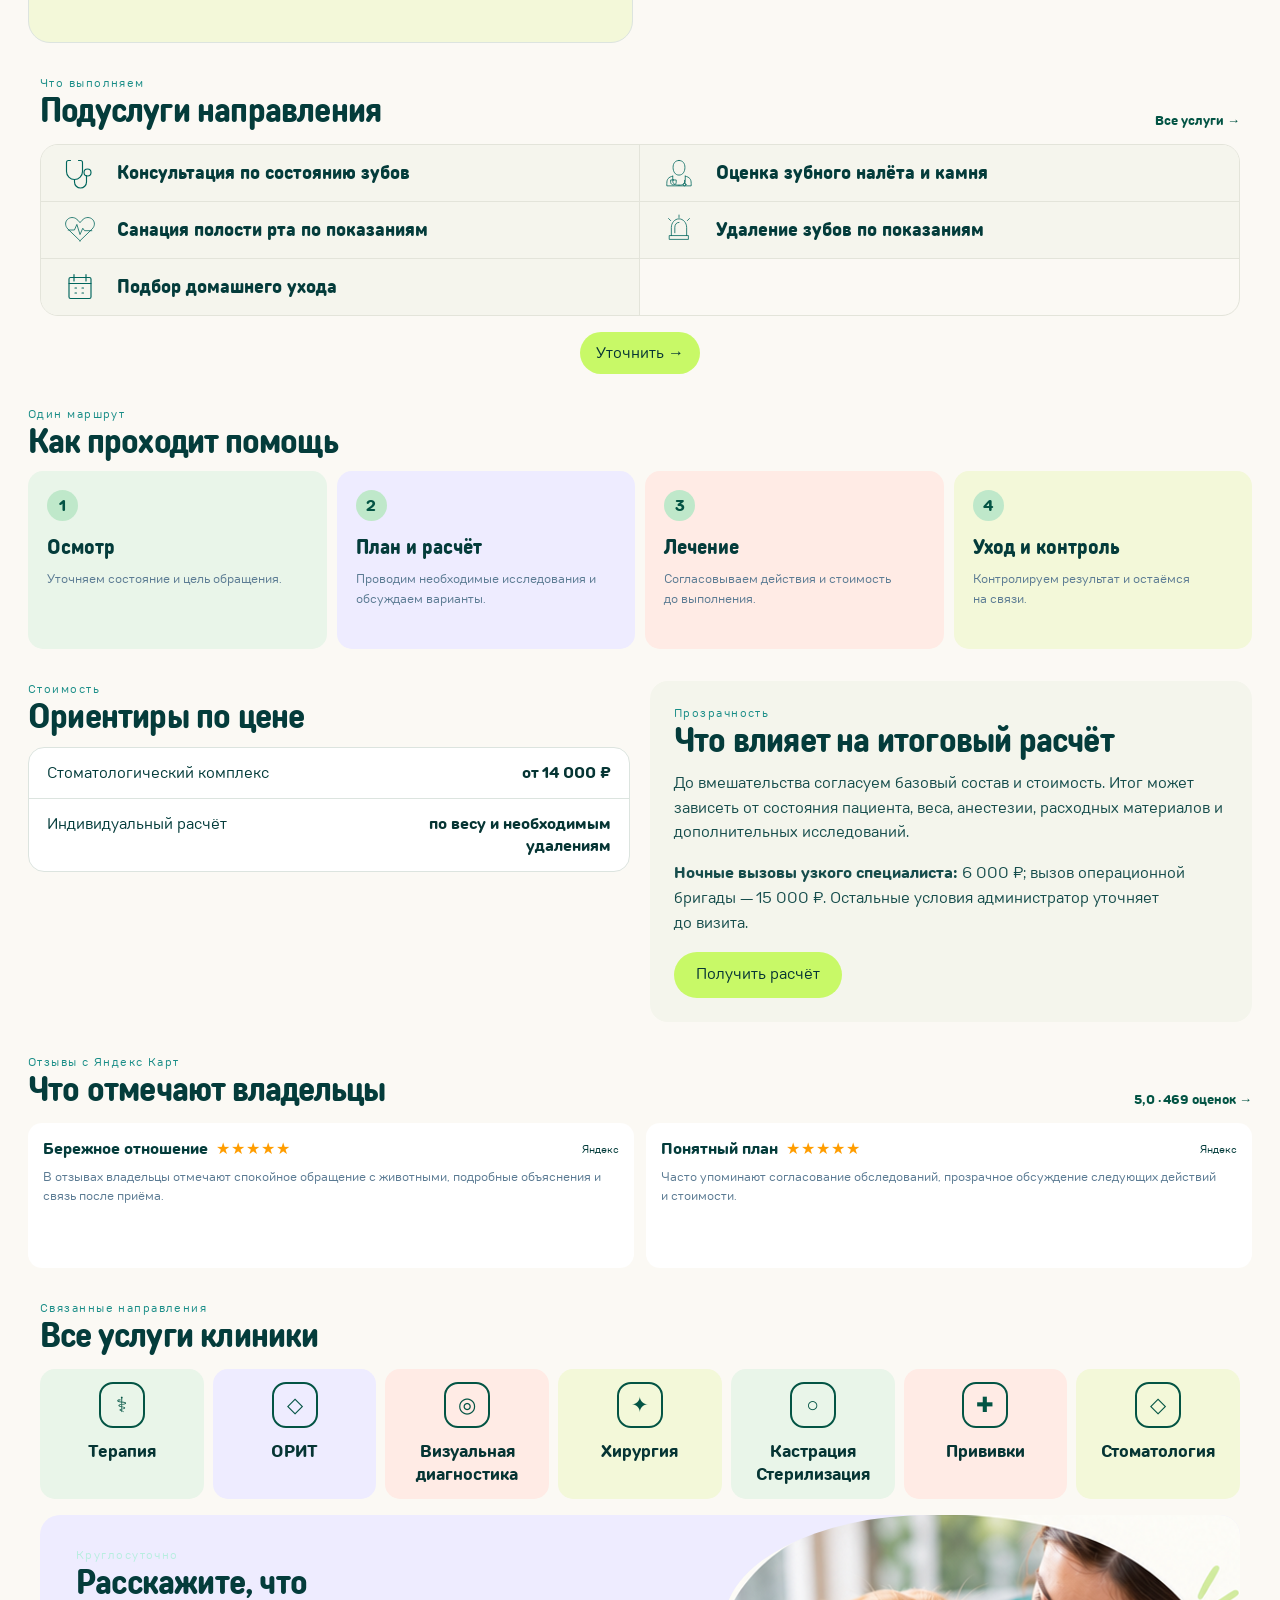
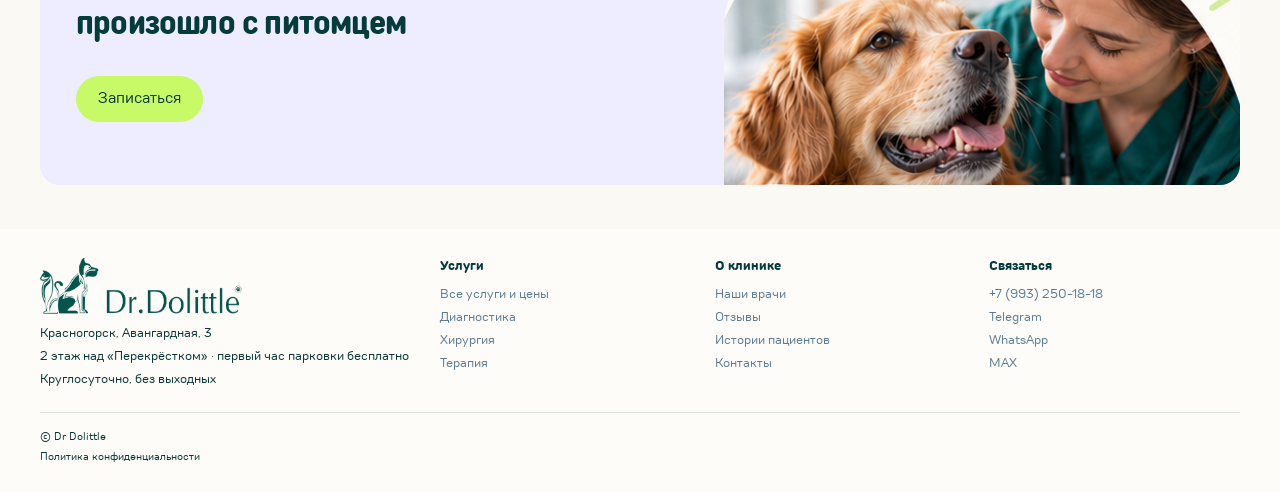
<file: dentistry.html>
<!doctype html><html lang="ru"><head>
<meta charset="utf-8"><meta name="viewport" content="width=device-width,initial-scale=1">
<script>
(function(){
  const id=113015299;
  const isPreview=location.protocol==='https:'&&location.hostname==='dolittle24.ru'&&location.pathname.startsWith('/dr-dolittle-preview/');
  if(isPreview)window.DD_LEAD_ENDPOINT='https://hooks.dolittle24.ru/api/leads';
  const isProduction=!isPreview&&(location.hostname==='dolittle24.ru'||location.hostname==='www.dolittle24.ru');
  window.DD_METRIKA_ID=id;
  window.DD_ANALYTICS_ENABLED=isProduction;
  if(!isProduction)return;
  (function(m,e,t,r,i,k,a){m[i]=m[i]||function(){(m[i].a=m[i].a||[]).push(arguments)};m[i].l=1*new Date();
  for(let j=0;j<document.scripts.length;j++){if(document.scripts[j].src===r)return;}
  k=e.createElement(t),a=e.getElementsByTagName(t)[0],k.async=1,k.src=r,a.parentNode.insertBefore(k,a)})
  (window,document,'script','https://mc.yandex.ru/metrika/tag.js?id='+id,'ym');
  ym(id,'init',{ssr:true,webvisor:true,clickmap:true,referrer:document.referrer,url:location.href,accurateTrackBounce:true,trackLinks:true});
})();
</script>
<title>Стоматология для животных в Красногорске — Dr Dolittle</title><meta name="description" content="Стоматология для кошек и собак в круглосуточной ветеринарной клинике Dr Dolittle, Красногорск. Цены, показания, специалисты и запись: +7 (993) 250-18-18.">
<link rel="canonical" href="https://dolittle24.ru/services/dentistry/"><link rel="icon" href="favicon.svg"><link rel="stylesheet" href="styles.css?v=20261008-feedback8"><link rel="stylesheet" href="design-v2.css?v=20261008-feedback8">
<link rel="stylesheet" href="preview-final.css?v=20261008-feedback8">
<meta property="og:type" content="website"><meta property="og:locale" content="ru_RU"><meta property="og:title" content="Стоматология для животных в Красногорске — Dr Dolittle"><meta property="og:description" content="Стоматология для кошек и собак в круглосуточной ветеринарной клинике Dr Dolittle, Красногорск. Цены, показания, специалисты и запись: +7 (993) 250-18-18."><meta property="og:url" content="https://dolittle24.ru/services/dentistry/">
<script type="application/ld+json">{"@context":"https://schema.org","@type":"MedicalWebPage","name":"Стоматология для животных в Красногорске — Dr Dolittle","url":"https://dolittle24.ru/services/dentistry/","inLanguage":"ru-RU","isPartOf":{"@type":"WebSite","name":"Dr Dolittle","url":"https://dolittle24.ru/"},"about":{"@type":"VeterinaryCare","name":"Dr Dolittle","telephone":"+79932501818","address":{"@type":"PostalAddress","streetAddress":"Авангардная улица, 3","addressLocality":"Красногорск","addressRegion":"Московская область","addressCountry":"RU"},"openingHours":"Mo-Su 00:00-23:59"}}</script>
</head><body class="service-page"><main class="page"><header class="topbar"><a class="brand" href="index.html" aria-label="Dr Dolittle — главная"><img class="logo" src="assets/logo-original-green.png" alt="Dr Dolittle"></a><button class="menu-toggle" type="button" aria-label="Открыть меню" aria-expanded="false">☰</button><nav class="nav"><a class="active" href="services.html">Услуги</a><a class="" href="index.html#doctors">Врачи</a><a class="" href="diagnostics.html">Диагностика</a><a class="" href="index.html#reviews">Отзывы</a><a class="" href="index.html#packages">Комплексы</a><a class="" href="blog.html">Блог</a><a class="" href="index.html#contacts">Контакты</a></nav><div class="header-contact"><a class="phone-link" href="tel:+79932501818">☎ +7 (993) 250-18-18<small>Круглосуточно</small></a><div class="header-channels"><a href="https://t.me/drDolittle24" target="_blank" rel="noopener" aria-label="Telegram"><svg viewBox="0 0 24 24" aria-hidden="true"><path d="m21 3-3.4 17-5.2-4-2.6 2.5.4-4.8L19 6 7.4 12.8 2 11z"/></svg></a><a href="https://wa.me/79932501818" target="_blank" rel="noopener" aria-label="WhatsApp"><svg viewBox="0 0 24 24" aria-hidden="true"><path fill="none" stroke="currentColor" stroke-width="1.8" d="M20.5 11.5a9 9 0 0 1-13.4 7.8L3 20.5l1.2-4.1a9 9 0 1 1 16.3-4.9Z"/><path d="M8 7c-2 1-1 4 1 6s5 3 6 1l-2-2-1 1-3-3 1-1z"/></svg></a><a href="https://max.ru/u/f9LHodD0cOIxFHJJWmS7tdGHFyvuRDWd2HFo7OnW0eiXH5-tWgYl-M8U7FQ" target="_blank" rel="noopener" aria-label="MAX"><svg viewBox="0 0 24 24" aria-hidden="true"><path d="M12 2a10 10 0 0 0-9 14l-1 6 6-1A10 10 0 1 0 12 2Zm0 5a5 5 0 1 1-3 9l-2 1 1-3a5 5 0 0 1 4-7Z"/></svg></a></div></div><button class="btn js-book" type="button">Записаться</button></header><nav class="breadcrumbs" aria-label="Хлебные крошки"><a href="index.html">Главная</a><span>›</span><a href="services.html">Услуги</a><span>›</span><span>Стоматология</span></nav><section class="service-hero service-hero-overlay"><img class="service-hero-bg" src="assets/clinic-user-11.webp" alt="Фото клиники Dr Dolittle" loading="eager"><div class="copy"><div class="eyebrow">Здоровье зубов и полости рта</div><h1>Здоровые зубы — комфортная жизнь питомца</h1><p>Осмотр полости рта, оценка состояния зубов и дёсен, согласованный план лечения и рекомендации по домашнему уходу.</p><div class="pill-row"><span class="pill">Осмотр полости рта</span><span class="pill">Лечение по показаниям</span><span class="pill">Домашний уход</span></div><button class="btn js-book" data-context="Стоматология" type="button">Записаться</button></div></section><section class="section soft" data-section="doctor"><div class="section-head"><div><div class="eyebrow">Специалисты направления</div><h2>Стоматолог</h2></div><button class="btn doctor-cta js-book" type="button" data-context="Стоматология">Записаться на консультацию</button></div><div class="direction-team"><article class="direction-person"><img class="direction-portrait" src="assets/kashitsyn-nikolay.jpg" alt="Кашицын Николай Александрович" loading="lazy"><h3>Кашицын Николай Александрович</h3><p>Хирург широкого профиля, ортопед, травматолог, стоматолог · Приём по средам и субботам</p></article></div></section><section class="section" data-section="symptoms"><div class="two-col"><div><div class="eyebrow">Когда обращаться</div><h2>Симптомы и ситуации</h2><ul class="symptom-list"><li>Неприятный запах из пасти</li><li>Зубной налёт или камень</li><li>Покраснение и кровоточивость дёсен</li><li>Боль при жевании или отказ от корма</li><li>Повреждённый или подвижный зуб</li></ul></div><aside class="notice"><div class="eyebrow light">Срочно</div><h3>Если состояние ухудшается прямо сейчас</h3><p>Позвоните в клинику. Администратор уточнит симптомы, предупредит врача и подскажет, как безопасно доставить пациента.</p><a class="btn emergency-btn" href="tel:+79932501818">Позвонить сейчас</a></aside></div></section><section class="section packages-section" data-section="packages"><div class="section-head"><div><div class="eyebrow">Подходящие комплексы</div><h2>Готовый ответ на задачу владельца</h2></div><a href="index.html#packages">Все комплексы →</a></div><div class="package-inline-grid"><article class="package-card" data-package="dental"><span class="tag">Стоматология</span><h3>Здоровье зубов</h3><ul><li>Приём стоматолога</li><li>Ультразвуковая чистка зубов</li><li>Удаление зубов при необходимости</li><li>Контрольный осмотр через неделю</li></ul><p class="package-extra">Индивидуальный расчёт по весу и необходимым удалениям. Цена по прайсу, без скидки.</p><div class="notin"><b>Не входит:</b> Дополнительные процедуры вне согласованного состава.</div><div class="package-bottom"><strong>от 14 000 ₽</strong><button class="text-button js-book" type="button" data-context="Здоровье зубов">Записаться →</button></div></article></div></section><section class="section compact subservices-first" data-section="subservices"><div class="section-head compact-head"><div><div class="eyebrow">Что выполняем</div><h2>Подуслуги направления</h2></div><a href="services.html">Все услуги →</a></div><ul class="subservice-grid compact-subservices"><li class="sub-card"><span class="sub-icon" aria-hidden="true"><svg viewBox="0 0 92 92"><use href="assets/v2-icons.svg#i-stethoscope"/></svg></span><h3>Консультация по состоянию зубов</h3></li><li class="sub-card"><span class="sub-icon" aria-hidden="true"><svg viewBox="0 0 92 92"><use href="assets/v2-icons.svg#i-doctor"/></svg></span><h3>Оценка зубного налёта и камня</h3></li><li class="sub-card"><span class="sub-icon" aria-hidden="true"><svg viewBox="0 0 92 92"><use href="assets/v2-icons.svg#i-heart"/></svg></span><h3>Санация полости рта по показаниям</h3></li><li class="sub-card"><span class="sub-icon" aria-hidden="true"><svg viewBox="0 0 92 92"><use href="assets/v2-icons.svg#i-siren"/></svg></span><h3>Удаление зубов по показаниям</h3></li><li class="sub-card"><span class="sub-icon" aria-hidden="true"><svg viewBox="0 0 92 92"><use href="assets/v2-icons.svg#i-calendar"/></svg></span><h3>Подбор домашнего ухода</h3></li></ul><div class="subservices-action"><button class="text-button js-book subservices-clarify" data-context="Стоматология: подуслуги направления" type="button">Уточнить →</button></div></section><section class="section"><div class="eyebrow">Один маршрут</div><h2>Как проходит помощь</h2><div class="route"><article class="route-step"><b>1</b><h3>Осмотр</h3><p>Уточняем состояние и цель обращения.</p></article><article class="route-step"><b>2</b><h3>План и расчёт</h3><p>Проводим необходимые исследования и обсуждаем варианты.</p></article><article class="route-step"><b>3</b><h3>Лечение</h3><p>Согласовываем действия и стоимость до выполнения.</p></article><article class="route-step"><b>4</b><h3>Уход и контроль</h3><p>Контролируем результат и остаёмся на связи.</p></article></div></section><section class="section soft"><div class="two-col"><div><div class="eyebrow">Стоимость</div><h2>Ориентиры по цене</h2><div class="price-list"><div class="price-row"><span>Стоматологический комплекс</span><b>от 14 000 ₽</b></div><div class="price-row"><span>Индивидуальный расчёт</span><b>по весу и необходимым удалениям</b></div></div></div><div class="panel price-explain"><div class="eyebrow">Прозрачность</div><h2>Что влияет на итоговый расчёт</h2><p>До вмешательства согласуем базовый состав и стоимость. Итог может зависеть от состояния пациента, веса, анестезии, расходных материалов и дополнительных исследований.</p><p><b>Ночные вызовы узкого специалиста:</b> 6 000 ₽; вызов операционной бригады — 15 000 ₽. Остальные условия администратор уточняет до визита.</p><button class="btn js-book" data-context="Расчёт стоимости: Стоматология" type="button">Получить расчёт</button></div></div></section><section class="section"><div class="section-head"><div><div class="eyebrow">Отзывы с Яндекс Карт</div><h2>Что отмечают владельцы</h2></div><a href="https://yandex.ru/maps/org/doktor_dulittl/180405601303/reviews/" target="_blank" rel="noopener">5,0 · 469 оценок →</a></div><div class="reviews-grid compact-reviews"><article class="review"><div class="review-head"><b>Бережное отношение</b><span class="stars">★★★★★</span><span class="yandex">Яндекс</span></div><p>В отзывах владельцы отмечают спокойное обращение с животными, подробные объяснения и связь после приёма.</p></article><article class="review"><div class="review-head"><b>Понятный план</b><span class="stars">★★★★★</span><span class="yandex">Яндекс</span></div><p>Часто упоминают согласование обследований, прозрачное обсуждение следующих действий и стоимости.</p></article></div></section><section class="section compact"><div class="section-head"><div><div class="eyebrow">Связанные направления</div><h2>Все услуги клиники</h2></div></div><div class="service-nav-grid"><a class="service-card " href="therapy.html" style="background:var(--v2-mint)"><div class="icon">⚕</div><strong>Терапия</strong></a><a class="service-card " href="orit.html" style="background:var(--v2-lilac)"><div class="icon">◇</div><strong>ОРИТ</strong></a><a class="service-card " href="diagnostics.html" style="background:var(--v2-peach)"><div class="icon">◎</div><strong>Визуальная диагностика</strong></a><a class="service-card " href="surgery.html" style="background:var(--v2-lime)"><div class="icon">✦</div><strong>Хирургия</strong></a><div class="service-card" style="background:var(--v2-mint)"><a href="castration.html" style="color:inherit;text-decoration:none"><div class="icon">○</div><strong>Кастрация</strong></a><a href="sterilization.html" style="color:inherit;text-decoration:none"><strong>Стерилизация</strong></a></div><a class="service-card " href="vaccination.html" style="background:var(--v2-peach)"><div class="icon">✚</div><strong>Прививки</strong></a><a class="service-card current" href="dentistry.html" style="background:var(--v2-lime)"><div class="icon">◇</div><strong>Стоматология</strong></a></div></section><section class="cta"><div><div class="eyebrow light">Круглосуточно</div><h2>Расскажите, что произошло с питомцем</h2></div><button class="btn btn-orange js-book" data-context="Стоматология" type="button">Записаться</button></section><footer class="footer" id="contacts"><div class="footer-about"><a href="index.html" aria-label="Dr Dolittle — главная"><img class="logo" src="assets/logo-original-green.png" alt="Dr Dolittle"></a><span>Красногорск, Авангардная, 3</span><span>2 этаж над «Перекрёстком» · первый час парковки бесплатно</span><span>Круглосуточно, без выходных</span></div><div class="footer-links"><b>Услуги</b><a href="services.html">Все услуги и цены</a><a href="diagnostics.html">Диагностика</a><a href="surgery.html">Хирургия</a><a href="therapy.html">Терапия</a></div><div class="footer-links"><b>О клинике</b><a href="index.html#doctors">Наши врачи</a><a href="index.html#reviews">Отзывы</a><a href="blog.html">Истории пациентов</a><a href="index.html#contacts">Контакты</a></div><div class="footer-links"><b>Связаться</b><a href="tel:+79932501818">+7 (993) 250-18-18</a><a href="https://t.me/drDolittle24" target="_blank" rel="noopener">Telegram</a><a href="https://wa.me/79932501818" target="_blank" rel="noopener">WhatsApp</a><a href="https://max.ru/u/f9LHodD0cOIxFHJJWmS7tdGHFyvuRDWd2HFo7OnW0eiXH5-tWgYl-M8U7FQ" target="_blank" rel="noopener">MAX</a></div><div class="footer-legal"><span>© Dr Dolittle</span><a href="privacy.html">Политика конфиденциальности</a></div></footer><nav class="mobile-contacts" aria-label="Быстрая связь с клиникой"><a href="tel:+79932501818" aria-label="Позвонить в клинику"><svg viewBox="0 0 48 48" aria-hidden="true"><use href="assets/v2-icons.svg#i-phone"/></svg><span>Телефон</span></a><a href="https://wa.me/79932501818" target="_blank" rel="noopener" aria-label="Написать в WhatsApp"><svg viewBox="0 0 24 24" aria-hidden="true"><path fill="none" stroke="currentColor" stroke-width="1.8" d="M20.5 11.5a9 9 0 0 1-13.4 7.8L3 20.5l1.2-4.1a9 9 0 1 1 16.3-4.9Z"/><path d="M8 7c-2 1-1 4 1 6s5 3 6 1l-2-2-1 1-3-3 1-1z"/></svg><span>WhatsApp</span></a><a href="https://t.me/drDolittle24" target="_blank" rel="noopener" aria-label="Написать в Telegram"><svg viewBox="0 0 24 24" aria-hidden="true"><path d="m21 3-3.4 17-5.2-4-2.6 2.5.4-4.8L19 6 7.4 12.8 2 11z"/></svg><span>Telegram</span></a><a href="https://max.ru/u/f9LHodD0cOIxFHJJWmS7tdGHFyvuRDWd2HFo7OnW0eiXH5-tWgYl-M8U7FQ" target="_blank" rel="noopener" aria-label="Мессенджер MAX"><svg viewBox="0 0 24 24" aria-hidden="true"><path d="M12 2a10 10 0 0 0-9 14L2 22l6-1a10 10 0 1 0 4-19Zm0 5a5 5 0 1 1-2 9l-3 1 1-3a5 5 0 0 1 4-7Z"/></svg><span>MAX</span></a></nav></main><dialog class="booking-modal" id="booking-modal"><form class="modal-shell"><button class="modal-close" type="button" aria-label="Закрыть форму записи">×</button><div class="eyebrow">Запись в Dr Dolittle</div><h2>Как с вами связаться?</h2><p class="muted">Если состояние острое, сразу позвоните: <a href="tel:+79932501818">+7 (993) 250-18-18</a>.</p><div class="channel-grid"><a class="channel tg" href="https://t.me/drDolittle24" target="_blank"><b>Telegram</b><span>Написать администратору</span></a><a class="channel wa" href="https://wa.me/79932501818" target="_blank"><b>WhatsApp</b><span>Написать по номеру клиники</span></a><a class="channel max" href="https://max.ru/u/f9LHodD0cOIxFHJJWmS7tdGHFyvuRDWd2HFo7OnW0eiXH5-tWgYl-M8U7FQ" target="_blank" rel="noopener"><b>MAX</b><span>Открыть мессенджер</span></a></div><div class="or"><span>или оставьте данные</span></div><div class="form-grid"><label>Ваше имя<input class="ym-disable-keys" name="name" maxlength="120" autocomplete="name" required></label><label>Телефон<input class="ym-disable-keys" name="phone" maxlength="64" type="tel" autocomplete="tel" required placeholder="+7 900 000-00-00"></label><label>Питомец<input class="ym-disable-keys" name="pet" maxlength="120" placeholder="Кот, собака…"></label><label>Направление<select name="service"><option value="Не знаю — нужна помощь" data-code="unknown">Не знаю — нужна помощь</option><option value="Терапия" data-code="therapy">Терапия</option><option value="ОРИТ" data-code="orit">ОРИТ</option><option value="Визуальная диагностика" data-code="diagnostics">Визуальная диагностика</option><option value="Хирургия" data-code="surgery">Хирургия</option><option value="Кастрация" data-code="castration">Кастрация</option><option value="Стерилизация" data-code="sterilization">Стерилизация</option><option value="Прививки" data-code="vaccination">Прививки</option><option value="Стоматология" data-code="unknown">Стоматология</option></select></label><label class="full">Что произошло<textarea class="ym-disable-keys" name="message" maxlength="2000" rows="3" placeholder="Кратко опишите симптомы или цель визита"></textarea></label></div><label class="consent"><input type="checkbox" name="consent" required> Согласен на обработку данных для ответа на обращение</label><button class="btn submit-booking" type="submit">Продолжить в WhatsApp</button><small class="form-note">Форма подготовит сообщение. Отправку вы подтверждаете самостоятельно в WhatsApp.</small></form></dialog><script src="site.js?v=20261008-feedback8"></script></body></html>
</file>
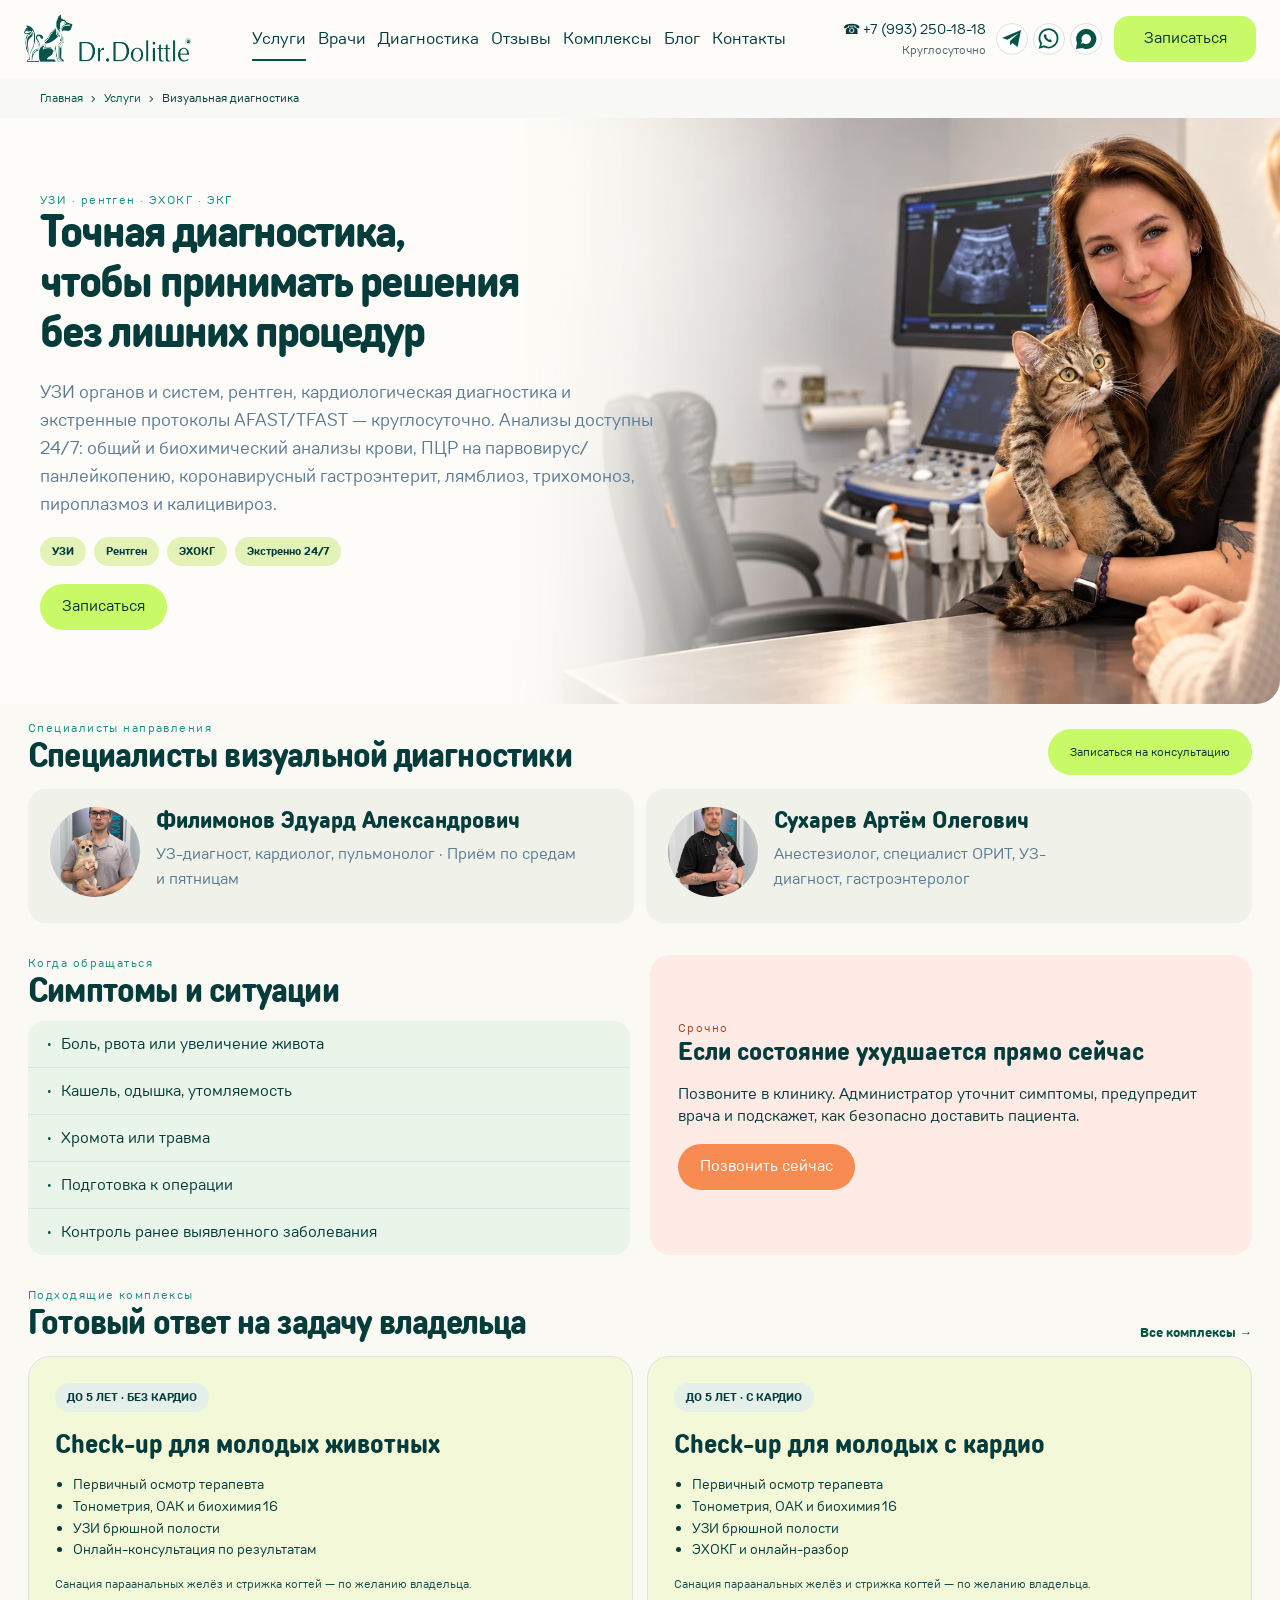
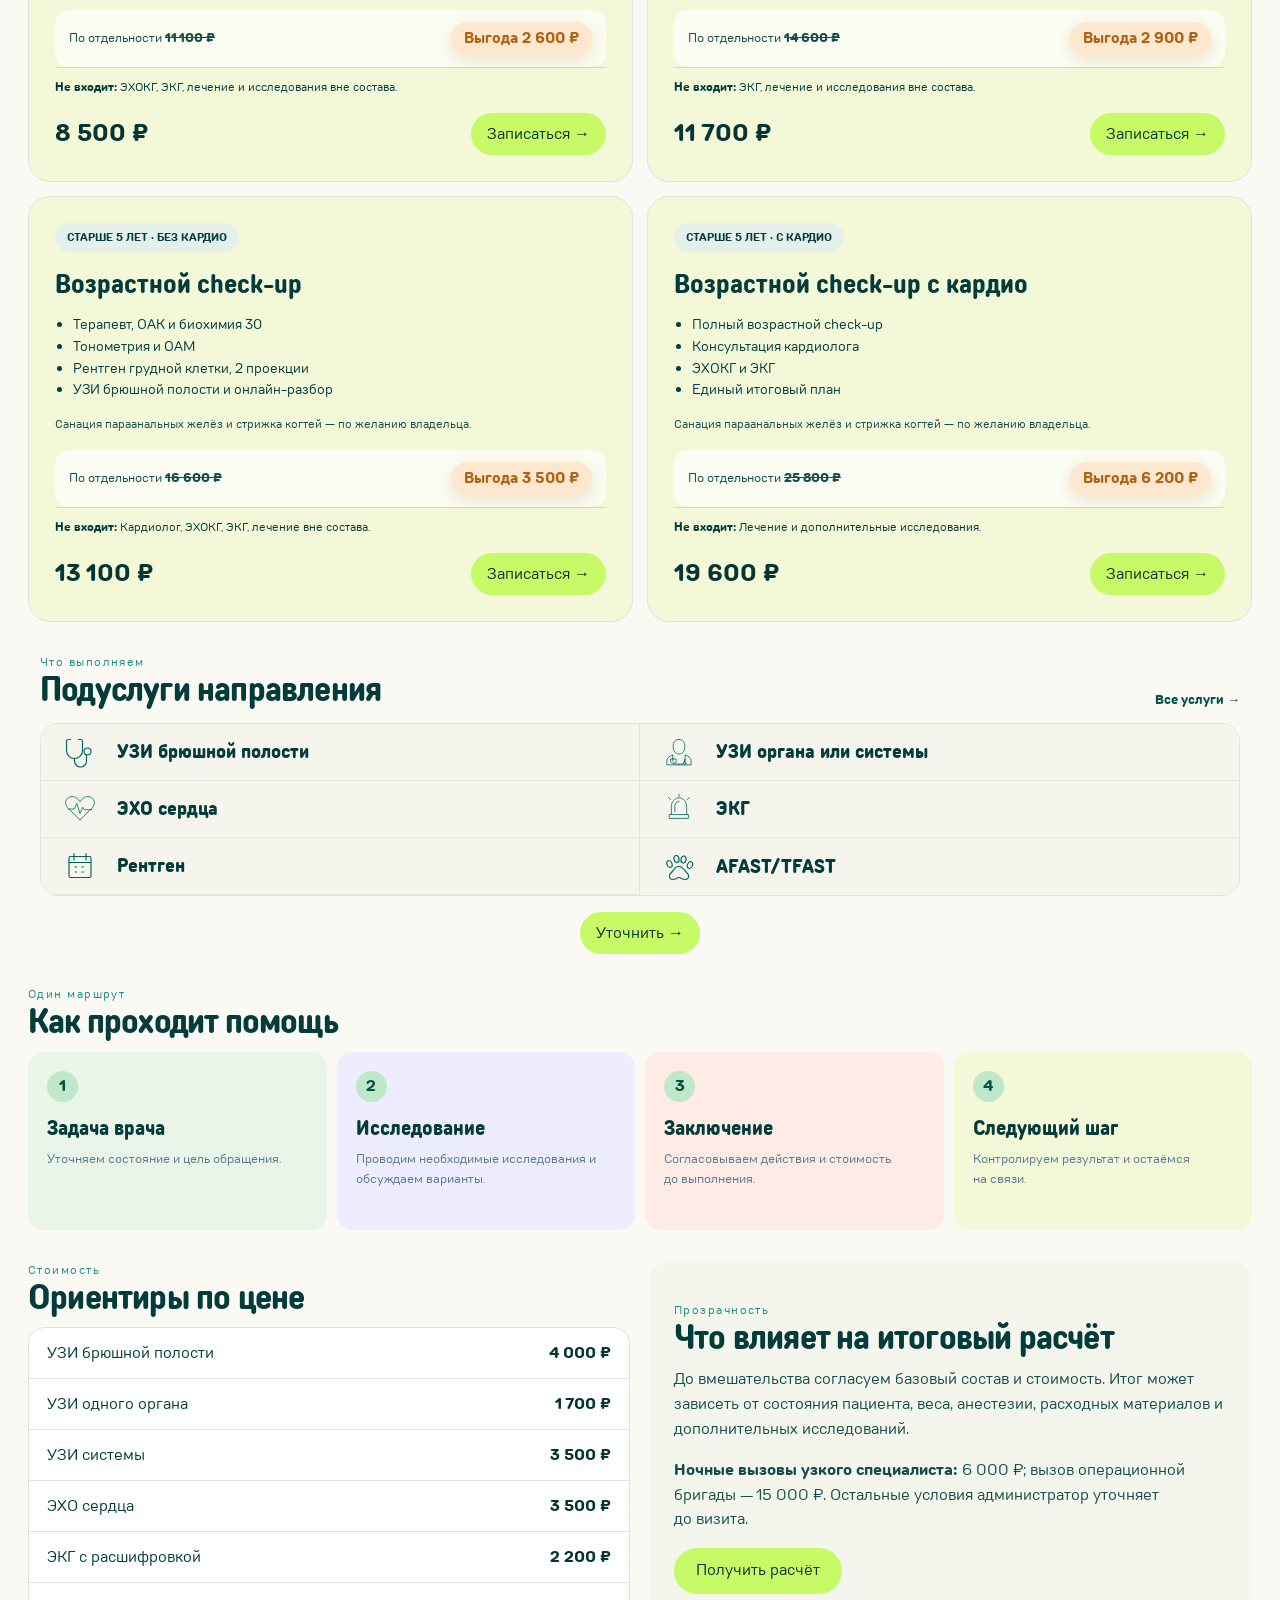
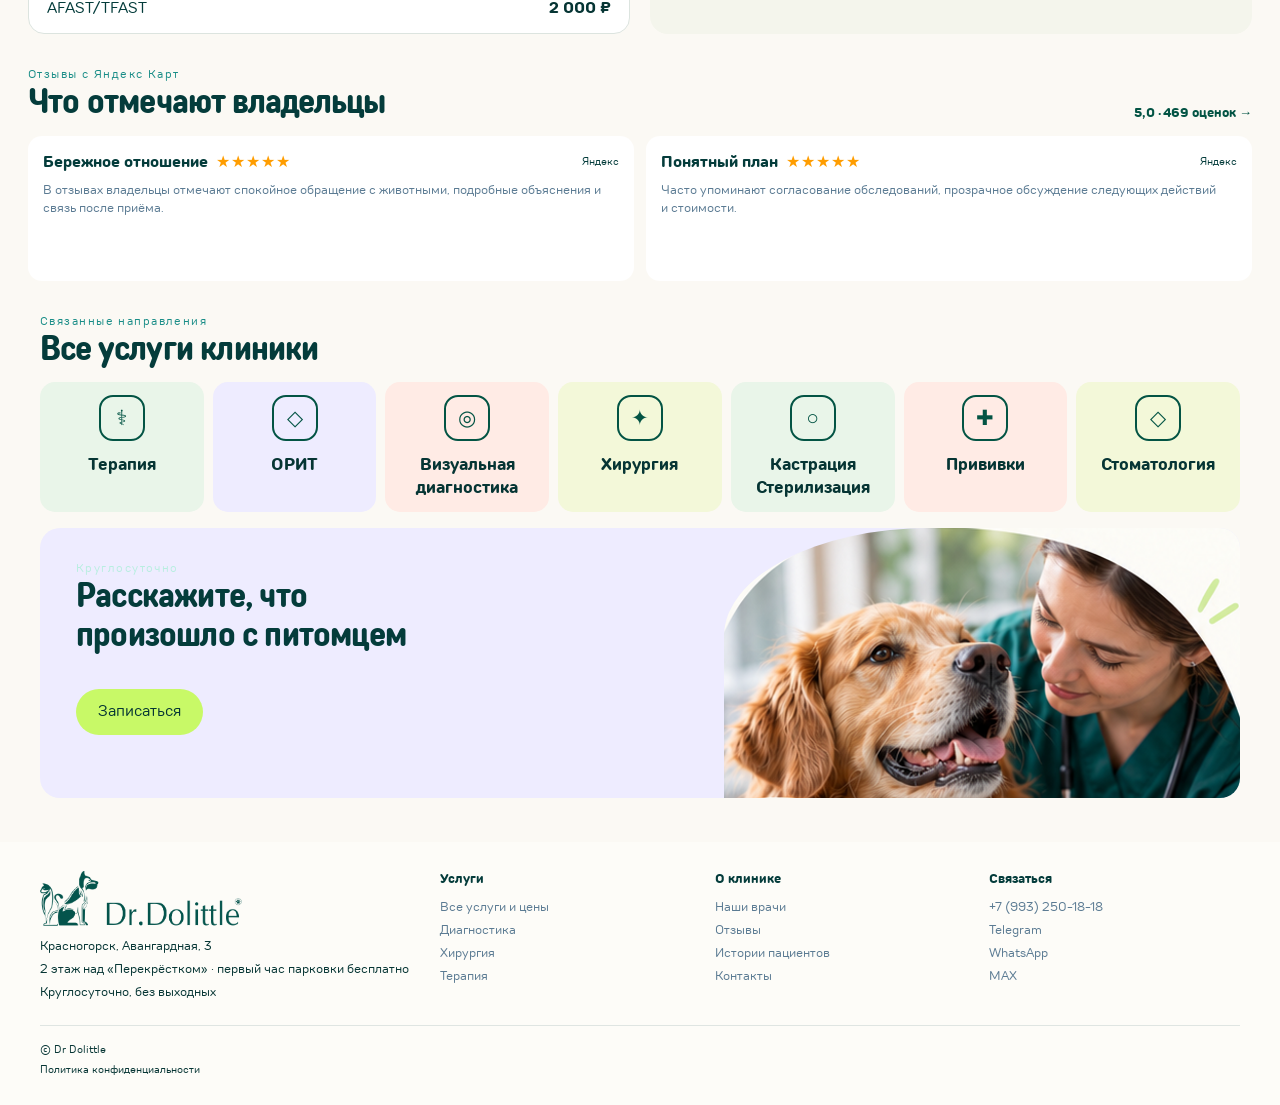
<file: diagnostics.html>
<!doctype html><html lang="ru"><head>
<meta charset="utf-8"><meta name="viewport" content="width=device-width,initial-scale=1">
<script>
(function(){
  const id=113015299;
  const isPreview=location.protocol==='https:'&&location.hostname==='dolittle24.ru'&&location.pathname.startsWith('/dr-dolittle-preview/');
  if(isPreview)window.DD_LEAD_ENDPOINT='https://hooks.dolittle24.ru/api/leads';
  const isProduction=!isPreview&&(location.hostname==='dolittle24.ru'||location.hostname==='www.dolittle24.ru');
  window.DD_METRIKA_ID=id;
  window.DD_ANALYTICS_ENABLED=isProduction;
  if(!isProduction)return;
  (function(m,e,t,r,i,k,a){m[i]=m[i]||function(){(m[i].a=m[i].a||[]).push(arguments)};m[i].l=1*new Date();
  for(let j=0;j<document.scripts.length;j++){if(document.scripts[j].src===r)return;}
  k=e.createElement(t),a=e.getElementsByTagName(t)[0],k.async=1,k.src=r,a.parentNode.insertBefore(k,a)})
  (window,document,'script','https://mc.yandex.ru/metrika/tag.js?id='+id,'ym');
  ym(id,'init',{ssr:true,webvisor:true,clickmap:true,referrer:document.referrer,url:location.href,accurateTrackBounce:true,trackLinks:true});
})();
</script>
<title>Визуальная диагностика для животных в Красногорске — Dr Dolittle 24/7</title><meta name="description" content="Визуальная диагностика для кошек и собак в круглосуточной ветеринарной клинике Dr Dolittle, Красногорск. Цены, показания, специалисты и запись: +7 (993) 250-18-18.">
<link rel="canonical" href="https://dolittle24.ru/services/diagnostics/"><link rel="icon" href="favicon.svg"><link rel="stylesheet" href="styles.css?v=20261008-feedback8"><link rel="stylesheet" href="design-v2.css?v=20261008-feedback8">
<link rel="stylesheet" href="preview-final.css?v=20261008-feedback8">
<meta property="og:type" content="website"><meta property="og:locale" content="ru_RU"><meta property="og:title" content="Визуальная диагностика для животных в Красногорске — Dr Dolittle 24/7"><meta property="og:description" content="Визуальная диагностика для кошек и собак в круглосуточной ветеринарной клинике Dr Dolittle, Красногорск. Цены, показания, специалисты и запись: +7 (993) 250-18-18."><meta property="og:url" content="https://dolittle24.ru/services/diagnostics/">
<script type="application/ld+json">{"@context":"https://schema.org","@type":"MedicalWebPage","name":"Визуальная диагностика для животных в Красногорске — Dr Dolittle 24/7","url":"https://dolittle24.ru/services/diagnostics/","inLanguage":"ru-RU","isPartOf":{"@type":"WebSite","name":"Dr Dolittle","url":"https://dolittle24.ru/"},"about":{"@type":"VeterinaryCare","name":"Dr Dolittle","telephone":"+79932501818","address":{"@type":"PostalAddress","streetAddress":"Авангардная улица, 3","addressLocality":"Красногорск","addressRegion":"Московская область","addressCountry":"RU"},"openingHours":"Mo-Su 00:00-23:59"}}</script>
</head><body class="service-page"><main class="page"><header class="topbar"><a class="brand" href="index.html" aria-label="Dr Dolittle — главная"><img class="logo" src="assets/logo-original-green.png" alt="Dr Dolittle"></a><button class="menu-toggle" type="button" aria-label="Открыть меню" aria-expanded="false">☰</button><nav class="nav"><a class="active" href="services.html">Услуги</a><a class="" href="index.html#doctors">Врачи</a><a class="" href="diagnostics.html">Диагностика</a><a class="" href="index.html#reviews">Отзывы</a><a class="" href="index.html#packages">Комплексы</a><a class="" href="blog.html">Блог</a><a class="" href="index.html#contacts">Контакты</a></nav><div class="header-contact"><a class="phone-link" href="tel:+79932501818">☎ +7 (993) 250-18-18<small>Круглосуточно</small></a><div class="header-channels"><a href="https://t.me/drDolittle24" target="_blank" rel="noopener" aria-label="Telegram"><svg viewBox="0 0 24 24" aria-hidden="true"><path d="m21 3-3.4 17-5.2-4-2.6 2.5.4-4.8L19 6 7.4 12.8 2 11z"/></svg></a><a href="https://wa.me/79932501818" target="_blank" rel="noopener" aria-label="WhatsApp"><svg viewBox="0 0 24 24" aria-hidden="true"><path fill="none" stroke="currentColor" stroke-width="1.8" d="M20.5 11.5a9 9 0 0 1-13.4 7.8L3 20.5l1.2-4.1a9 9 0 1 1 16.3-4.9Z"/><path d="M8 7c-2 1-1 4 1 6s5 3 6 1l-2-2-1 1-3-3 1-1z"/></svg></a><a href="https://max.ru/u/f9LHodD0cOIxFHJJWmS7tdGHFyvuRDWd2HFo7OnW0eiXH5-tWgYl-M8U7FQ" target="_blank" rel="noopener" aria-label="MAX"><svg viewBox="0 0 24 24" aria-hidden="true"><path d="M12 2a10 10 0 0 0-9 14l-1 6 6-1A10 10 0 1 0 12 2Zm0 5a5 5 0 1 1-3 9l-2 1 1-3a5 5 0 0 1 4-7Z"/></svg></a></div></div><button class="btn js-book" type="button">Записаться</button></header><nav class="breadcrumbs" aria-label="Хлебные крошки"><a href="index.html">Главная</a><span>›</span><a href="services.html">Услуги</a><span>›</span><span>Визуальная диагностика</span></nav><section class="service-hero service-hero-overlay"><img class="service-hero-bg" src="assets/clinic-user-10.webp" alt="Фото клиники Dr Dolittle" loading="eager"><div class="copy"><div class="eyebrow">УЗИ · рентген · ЭХОКГ · ЭКГ</div><h1>Точная диагностика, чтобы принимать решения без лишних процедур</h1><p>УЗИ органов и систем, рентген, кардиологическая диагностика и экстренные протоколы AFAST/TFAST — круглосуточно. Анализы доступны 24/7: общий и биохимический анализы крови, ПЦР на парвовирус/панлейкопению, коронавирусный гастроэнтерит, лямблиоз, трихомоноз, пироплазмоз и калицивироз.</p><div class="pill-row"><span class="pill">УЗИ</span><span class="pill">Рентген</span><span class="pill">ЭХОКГ</span><span class="pill">Экстренно 24/7</span></div><button class="btn js-book" data-context="Визуальная диагностика" type="button">Записаться</button></div></section><section class="section soft" data-section="doctor"><div class="section-head"><div><div class="eyebrow">Специалисты направления</div><h2>Специалисты визуальной диагностики</h2></div><button class="btn doctor-cta js-book" type="button" data-context="Визуальная диагностика">Записаться на консультацию</button></div><div class="direction-team"><article class="direction-person"><img class="direction-portrait" src="assets/filimonov-eduard-edited.png" alt="Филимонов Эдуард Александрович" loading="lazy"><h3>Филимонов Эдуард Александрович</h3><p>УЗ-диагност, кардиолог, пульмонолог · Приём по средам и пятницам</p></article><article class="direction-person"><img class="direction-portrait" src="assets/sukharev-artem-edited.png" alt="Сухарев Артём Олегович" loading="lazy"><h3>Сухарев Артём Олегович</h3><p>Анестезиолог, специалист ОРИТ, УЗ-диагност, гастроэнтеролог</p></article></div></section><section class="section" data-section="symptoms"><div class="two-col"><div><div class="eyebrow">Когда обращаться</div><h2>Симптомы и ситуации</h2><ul class="symptom-list"><li>Боль, рвота или увеличение живота</li><li>Кашель, одышка, утомляемость</li><li>Хромота или травма</li><li>Подготовка к операции</li><li>Контроль ранее выявленного заболевания</li></ul></div><aside class="notice"><div class="eyebrow light">Срочно</div><h3>Если состояние ухудшается прямо сейчас</h3><p>Позвоните в клинику. Администратор уточнит симптомы, предупредит врача и подскажет, как безопасно доставить пациента.</p><a class="btn emergency-btn" href="tel:+79932501818">Позвонить сейчас</a></aside></div></section><section class="section packages-section" data-section="packages"><div class="section-head"><div><div class="eyebrow">Подходящие комплексы</div><h2>Готовый ответ на задачу владельца</h2></div><a href="index.html#packages">Все комплексы →</a></div><div class="package-inline-grid"><article class="package-card" data-package="young"><span class="tag">До 5 лет · без кардио</span><h3>Check-up для молодых животных</h3><ul><li>Первичный осмотр терапевта</li><li>Тонометрия, ОАК и биохимия 16</li><li>УЗИ брюшной полости</li><li>Онлайн-консультация по результатам</li></ul><p class="package-extra">Санация параанальных желёз и стрижка когтей — по желанию владельца.</p><div class="package-economy"><span class="package-separate">По отдельности <b>11 100 ₽</b></span><strong class="package-saving">Выгода 2 600 ₽</strong></div><div class="notin"><b>Не входит:</b> ЭХОКГ, ЭКГ, лечение и исследования вне состава.</div><div class="package-bottom"><strong>8 500 ₽</strong><button class="text-button js-book" type="button" data-context="Check-up для молодых животных">Записаться →</button></div></article><article class="package-card" data-package="young_cardio"><span class="tag">До 5 лет · с кардио</span><h3>Check-up для молодых с кардио</h3><ul><li>Первичный осмотр терапевта</li><li>Тонометрия, ОАК и биохимия 16</li><li>УЗИ брюшной полости</li><li>ЭХОКГ и онлайн-разбор</li></ul><p class="package-extra">Санация параанальных желёз и стрижка когтей — по желанию владельца.</p><div class="package-economy"><span class="package-separate">По отдельности <b>14 600 ₽</b></span><strong class="package-saving">Выгода 2 900 ₽</strong></div><div class="notin"><b>Не входит:</b> ЭКГ, лечение и исследования вне состава.</div><div class="package-bottom"><strong>11 700 ₽</strong><button class="text-button js-book" type="button" data-context="Check-up для молодых с кардио">Записаться →</button></div></article><article class="package-card" data-package="senior"><span class="tag">Старше 5 лет · без кардио</span><h3>Возрастной check-up</h3><ul><li>Терапевт, ОАК и биохимия 30</li><li>Тонометрия и ОАМ</li><li>Рентген грудной клетки, 2 проекции</li><li>УЗИ брюшной полости и онлайн-разбор</li></ul><p class="package-extra">Санация параанальных желёз и стрижка когтей — по желанию владельца.</p><div class="package-economy"><span class="package-separate">По отдельности <b>16 600 ₽</b></span><strong class="package-saving">Выгода 3 500 ₽</strong></div><div class="notin"><b>Не входит:</b> Кардиолог, ЭХОКГ, ЭКГ, лечение вне состава.</div><div class="package-bottom"><strong>13 100 ₽</strong><button class="text-button js-book" type="button" data-context="Возрастной check-up">Записаться →</button></div></article><article class="package-card" data-package="senior_cardio"><span class="tag">Старше 5 лет · с кардио</span><h3>Возрастной check-up с кардио</h3><ul><li>Полный возрастной check-up</li><li>Консультация кардиолога</li><li>ЭХОКГ и ЭКГ</li><li>Единый итоговый план</li></ul><p class="package-extra">Санация параанальных желёз и стрижка когтей — по желанию владельца.</p><div class="package-economy"><span class="package-separate">По отдельности <b>25 800 ₽</b></span><strong class="package-saving">Выгода 6 200 ₽</strong></div><div class="notin"><b>Не входит:</b> Лечение и дополнительные исследования.</div><div class="package-bottom"><strong>19 600 ₽</strong><button class="text-button js-book" type="button" data-context="Возрастной check-up с кардио">Записаться →</button></div></article></div></section><section class="section compact subservices-first" data-section="subservices"><div class="section-head compact-head"><div><div class="eyebrow">Что выполняем</div><h2>Подуслуги направления</h2></div><a href="services.html">Все услуги →</a></div><ul class="subservice-grid compact-subservices"><li class="sub-card"><span class="sub-icon" aria-hidden="true"><svg viewBox="0 0 92 92"><use href="assets/v2-icons.svg#i-stethoscope"/></svg></span><h3>УЗИ брюшной полости</h3></li><li class="sub-card"><span class="sub-icon" aria-hidden="true"><svg viewBox="0 0 92 92"><use href="assets/v2-icons.svg#i-doctor"/></svg></span><h3>УЗИ органа или системы</h3></li><li class="sub-card"><span class="sub-icon" aria-hidden="true"><svg viewBox="0 0 92 92"><use href="assets/v2-icons.svg#i-heart"/></svg></span><h3>ЭХО сердца</h3></li><li class="sub-card"><span class="sub-icon" aria-hidden="true"><svg viewBox="0 0 92 92"><use href="assets/v2-icons.svg#i-siren"/></svg></span><h3>ЭКГ</h3></li><li class="sub-card"><span class="sub-icon" aria-hidden="true"><svg viewBox="0 0 92 92"><use href="assets/v2-icons.svg#i-calendar"/></svg></span><h3>Рентген</h3></li><li class="sub-card"><span class="sub-icon" aria-hidden="true"><svg viewBox="0 0 92 92"><use href="assets/v2-icons.svg#i-paw"/></svg></span><h3>AFAST/TFAST</h3></li></ul><div class="subservices-action"><button class="text-button js-book subservices-clarify" data-context="Визуальная диагностика: подуслуги направления" type="button">Уточнить →</button></div></section><section class="section"><div class="eyebrow">Один маршрут</div><h2>Как проходит помощь</h2><div class="route"><article class="route-step"><b>1</b><h3>Задача врача</h3><p>Уточняем состояние и цель обращения.</p></article><article class="route-step"><b>2</b><h3>Исследование</h3><p>Проводим необходимые исследования и обсуждаем варианты.</p></article><article class="route-step"><b>3</b><h3>Заключение</h3><p>Согласовываем действия и стоимость до выполнения.</p></article><article class="route-step"><b>4</b><h3>Следующий шаг</h3><p>Контролируем результат и остаёмся на связи.</p></article></div></section><section class="section soft"><div class="two-col"><div><div class="eyebrow">Стоимость</div><h2>Ориентиры по цене</h2><div class="price-list"><div class="price-row"><span>УЗИ брюшной полости</span><b>4 000 ₽</b></div><div class="price-row"><span>УЗИ одного органа</span><b>1 700 ₽</b></div><div class="price-row"><span>УЗИ системы</span><b>3 500 ₽</b></div><div class="price-row"><span>ЭХО сердца</span><b>3 500 ₽</b></div><div class="price-row"><span>ЭКГ с расшифровкой</span><b>2 200 ₽</b></div><div class="price-row"><span>AFAST/TFAST</span><b>2 000 ₽</b></div></div></div><div class="panel price-explain"><div class="eyebrow">Прозрачность</div><h2>Что влияет на итоговый расчёт</h2><p>До вмешательства согласуем базовый состав и стоимость. Итог может зависеть от состояния пациента, веса, анестезии, расходных материалов и дополнительных исследований.</p><p><b>Ночные вызовы узкого специалиста:</b> 6 000 ₽; вызов операционной бригады — 15 000 ₽. Остальные условия администратор уточняет до визита.</p><button class="btn js-book" data-context="Расчёт стоимости: Визуальная диагностика" type="button">Получить расчёт</button></div></div></section><section class="section"><div class="section-head"><div><div class="eyebrow">Отзывы с Яндекс Карт</div><h2>Что отмечают владельцы</h2></div><a href="https://yandex.ru/maps/org/doktor_dulittl/180405601303/reviews/" target="_blank" rel="noopener">5,0 · 469 оценок →</a></div><div class="reviews-grid compact-reviews"><article class="review"><div class="review-head"><b>Бережное отношение</b><span class="stars">★★★★★</span><span class="yandex">Яндекс</span></div><p>В отзывах владельцы отмечают спокойное обращение с животными, подробные объяснения и связь после приёма.</p></article><article class="review"><div class="review-head"><b>Понятный план</b><span class="stars">★★★★★</span><span class="yandex">Яндекс</span></div><p>Часто упоминают согласование обследований, прозрачное обсуждение следующих действий и стоимости.</p></article></div></section><section class="section compact"><div class="section-head"><div><div class="eyebrow">Связанные направления</div><h2>Все услуги клиники</h2></div></div><div class="service-nav-grid"><a class="service-card " href="therapy.html" style="background:var(--v2-mint)"><div class="icon">⚕</div><strong>Терапия</strong></a><a class="service-card " href="orit.html" style="background:var(--v2-lilac)"><div class="icon">◇</div><strong>ОРИТ</strong></a><a class="service-card current" href="diagnostics.html" style="background:var(--v2-peach)"><div class="icon">◎</div><strong>Визуальная диагностика</strong></a><a class="service-card " href="surgery.html" style="background:var(--v2-lime)"><div class="icon">✦</div><strong>Хирургия</strong></a><div class="service-card" style="background:var(--v2-mint)"><a href="castration.html" style="color:inherit;text-decoration:none"><div class="icon">○</div><strong>Кастрация</strong></a><a href="sterilization.html" style="color:inherit;text-decoration:none"><strong>Стерилизация</strong></a></div><a class="service-card " href="vaccination.html" style="background:var(--v2-peach)"><div class="icon">✚</div><strong>Прививки</strong></a><a class="service-card " href="dentistry.html" style="background:var(--v2-lime)"><div class="icon">◇</div><strong>Стоматология</strong></a></div></section><section class="cta"><div><div class="eyebrow light">Круглосуточно</div><h2>Расскажите, что произошло с питомцем</h2></div><button class="btn btn-orange js-book" data-context="Визуальная диагностика" type="button">Записаться</button></section><footer class="footer" id="contacts"><div class="footer-about"><a href="index.html" aria-label="Dr Dolittle — главная"><img class="logo" src="assets/logo-original-green.png" alt="Dr Dolittle"></a><span>Красногорск, Авангардная, 3</span><span>2 этаж над «Перекрёстком» · первый час парковки бесплатно</span><span>Круглосуточно, без выходных</span></div><div class="footer-links"><b>Услуги</b><a href="services.html">Все услуги и цены</a><a href="diagnostics.html">Диагностика</a><a href="surgery.html">Хирургия</a><a href="therapy.html">Терапия</a></div><div class="footer-links"><b>О клинике</b><a href="index.html#doctors">Наши врачи</a><a href="index.html#reviews">Отзывы</a><a href="blog.html">Истории пациентов</a><a href="index.html#contacts">Контакты</a></div><div class="footer-links"><b>Связаться</b><a href="tel:+79932501818">+7 (993) 250-18-18</a><a href="https://t.me/drDolittle24" target="_blank" rel="noopener">Telegram</a><a href="https://wa.me/79932501818" target="_blank" rel="noopener">WhatsApp</a><a href="https://max.ru/u/f9LHodD0cOIxFHJJWmS7tdGHFyvuRDWd2HFo7OnW0eiXH5-tWgYl-M8U7FQ" target="_blank" rel="noopener">MAX</a></div><div class="footer-legal"><span>© Dr Dolittle</span><a href="privacy.html">Политика конфиденциальности</a></div></footer><nav class="mobile-contacts" aria-label="Быстрая связь с клиникой"><a href="tel:+79932501818" aria-label="Позвонить в клинику"><svg viewBox="0 0 48 48" aria-hidden="true"><use href="assets/v2-icons.svg#i-phone"/></svg><span>Телефон</span></a><a href="https://wa.me/79932501818" target="_blank" rel="noopener" aria-label="Написать в WhatsApp"><svg viewBox="0 0 24 24" aria-hidden="true"><path fill="none" stroke="currentColor" stroke-width="1.8" d="M20.5 11.5a9 9 0 0 1-13.4 7.8L3 20.5l1.2-4.1a9 9 0 1 1 16.3-4.9Z"/><path d="M8 7c-2 1-1 4 1 6s5 3 6 1l-2-2-1 1-3-3 1-1z"/></svg><span>WhatsApp</span></a><a href="https://t.me/drDolittle24" target="_blank" rel="noopener" aria-label="Написать в Telegram"><svg viewBox="0 0 24 24" aria-hidden="true"><path d="m21 3-3.4 17-5.2-4-2.6 2.5.4-4.8L19 6 7.4 12.8 2 11z"/></svg><span>Telegram</span></a><a href="https://max.ru/u/f9LHodD0cOIxFHJJWmS7tdGHFyvuRDWd2HFo7OnW0eiXH5-tWgYl-M8U7FQ" target="_blank" rel="noopener" aria-label="Мессенджер MAX"><svg viewBox="0 0 24 24" aria-hidden="true"><path d="M12 2a10 10 0 0 0-9 14L2 22l6-1a10 10 0 1 0 4-19Zm0 5a5 5 0 1 1-2 9l-3 1 1-3a5 5 0 0 1 4-7Z"/></svg><span>MAX</span></a></nav></main><dialog class="booking-modal" id="booking-modal"><form class="modal-shell"><button class="modal-close" type="button" aria-label="Закрыть форму записи">×</button><div class="eyebrow">Запись в Dr Dolittle</div><h2>Как с вами связаться?</h2><p class="muted">Если состояние острое, сразу позвоните: <a href="tel:+79932501818">+7 (993) 250-18-18</a>.</p><div class="channel-grid"><a class="channel tg" href="https://t.me/drDolittle24" target="_blank"><b>Telegram</b><span>Написать администратору</span></a><a class="channel wa" href="https://wa.me/79932501818" target="_blank"><b>WhatsApp</b><span>Написать по номеру клиники</span></a><a class="channel max" href="https://max.ru/u/f9LHodD0cOIxFHJJWmS7tdGHFyvuRDWd2HFo7OnW0eiXH5-tWgYl-M8U7FQ" target="_blank" rel="noopener"><b>MAX</b><span>Открыть мессенджер</span></a></div><div class="or"><span>или оставьте данные</span></div><div class="form-grid"><label>Ваше имя<input class="ym-disable-keys" name="name" maxlength="120" autocomplete="name" required></label><label>Телефон<input class="ym-disable-keys" name="phone" maxlength="64" type="tel" autocomplete="tel" required placeholder="+7 900 000-00-00"></label><label>Питомец<input class="ym-disable-keys" name="pet" maxlength="120" placeholder="Кот, собака…"></label><label>Направление<select name="service"><option value="Не знаю — нужна помощь" data-code="unknown">Не знаю — нужна помощь</option><option value="Терапия" data-code="therapy">Терапия</option><option value="ОРИТ" data-code="orit">ОРИТ</option><option value="Визуальная диагностика" data-code="diagnostics">Визуальная диагностика</option><option value="Хирургия" data-code="surgery">Хирургия</option><option value="Кастрация" data-code="castration">Кастрация</option><option value="Стерилизация" data-code="sterilization">Стерилизация</option><option value="Прививки" data-code="vaccination">Прививки</option><option value="Стоматология" data-code="unknown">Стоматология</option></select></label><label class="full">Что произошло<textarea class="ym-disable-keys" name="message" maxlength="2000" rows="3" placeholder="Кратко опишите симптомы или цель визита"></textarea></label></div><label class="consent"><input type="checkbox" name="consent" required> Согласен на обработку данных для ответа на обращение</label><button class="btn submit-booking" type="submit">Продолжить в WhatsApp</button><small class="form-note">Форма подготовит сообщение. Отправку вы подтверждаете самостоятельно в WhatsApp.</small></form></dialog><script src="site.js?v=20261008-feedback8"></script></body></html>
</file>
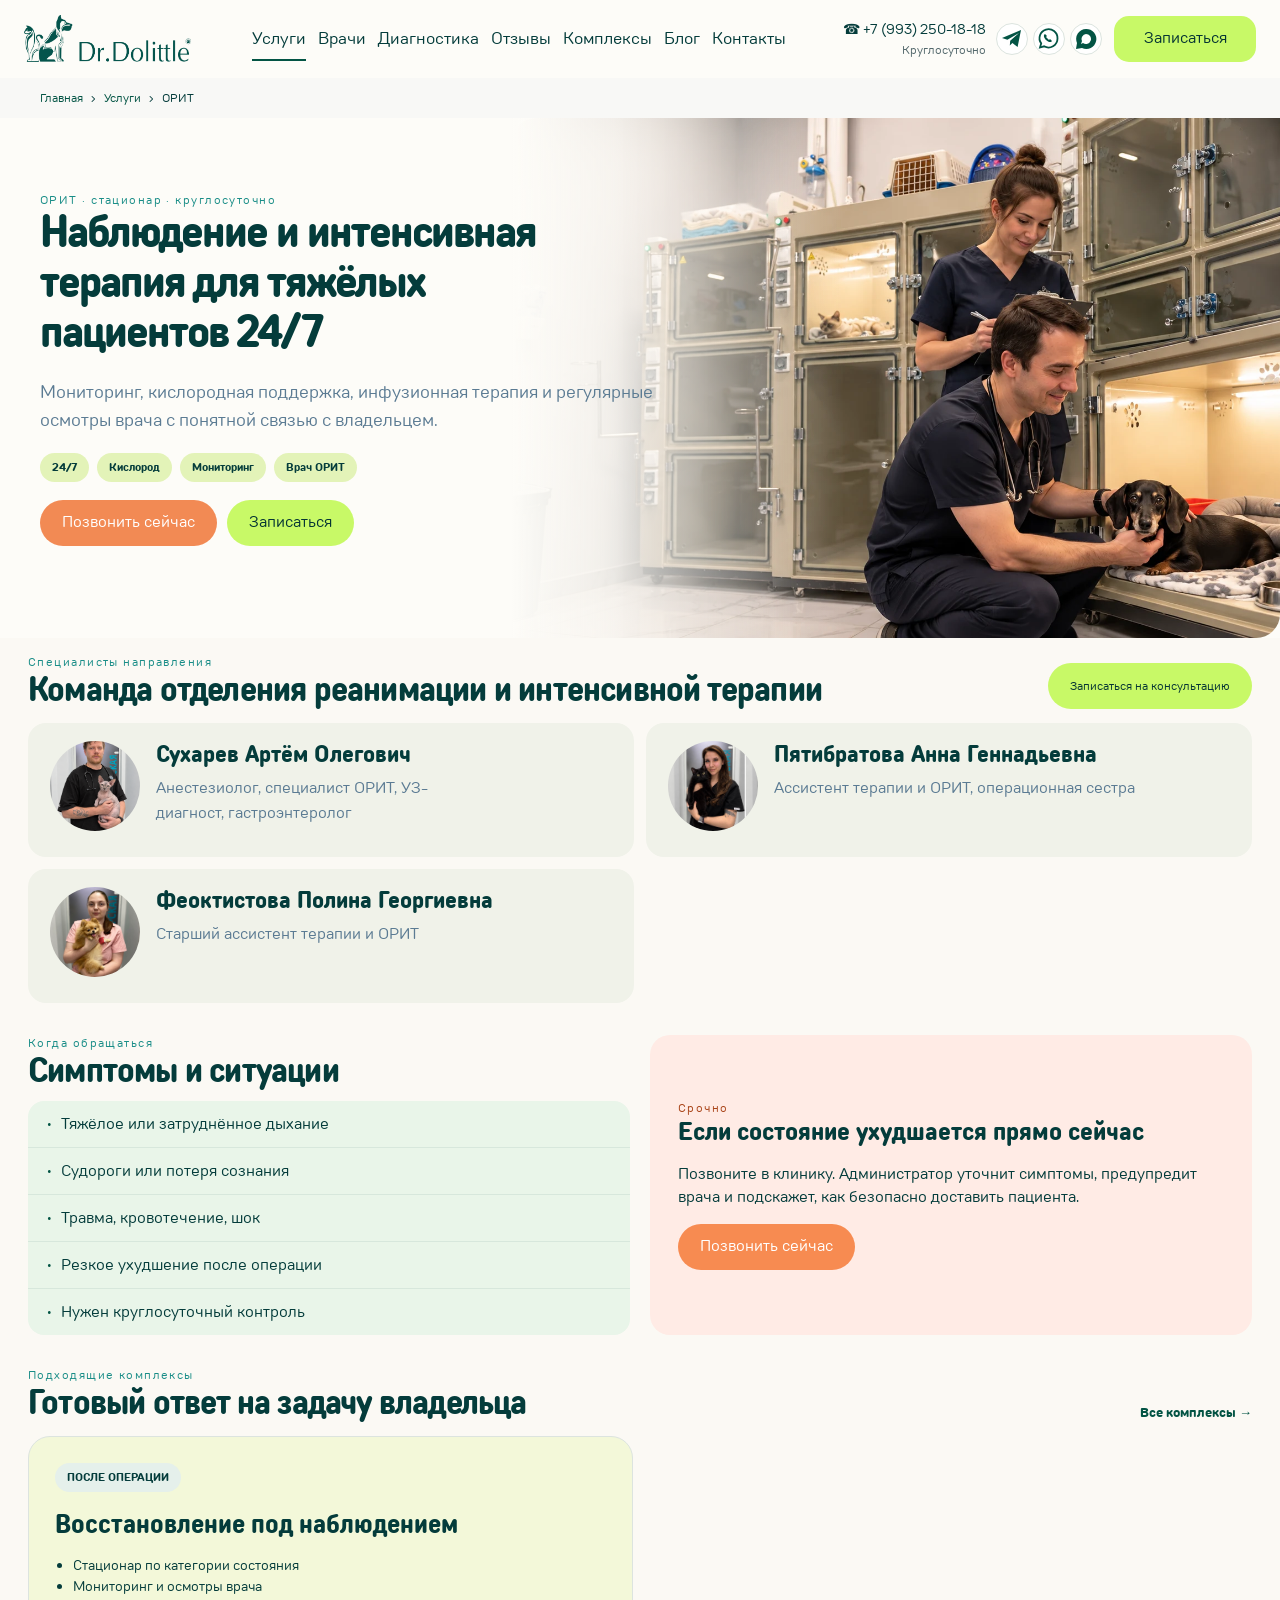
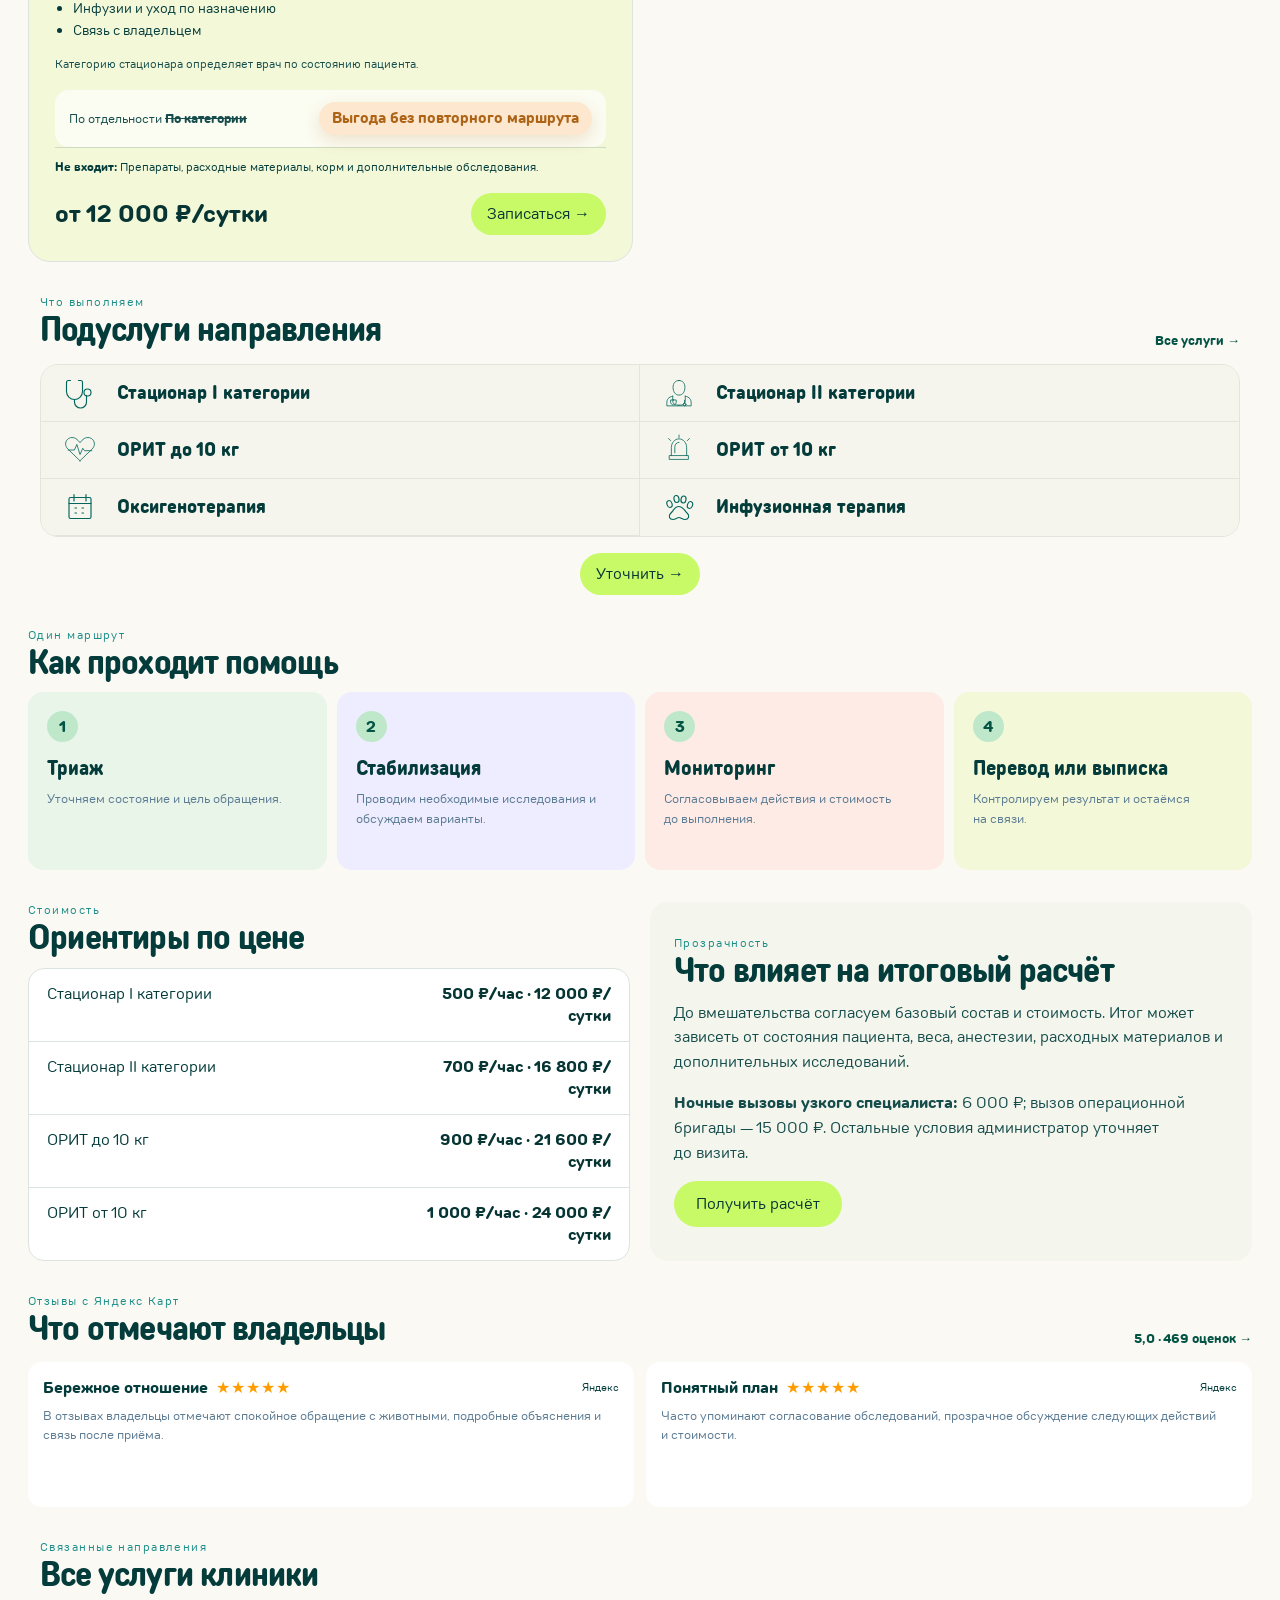
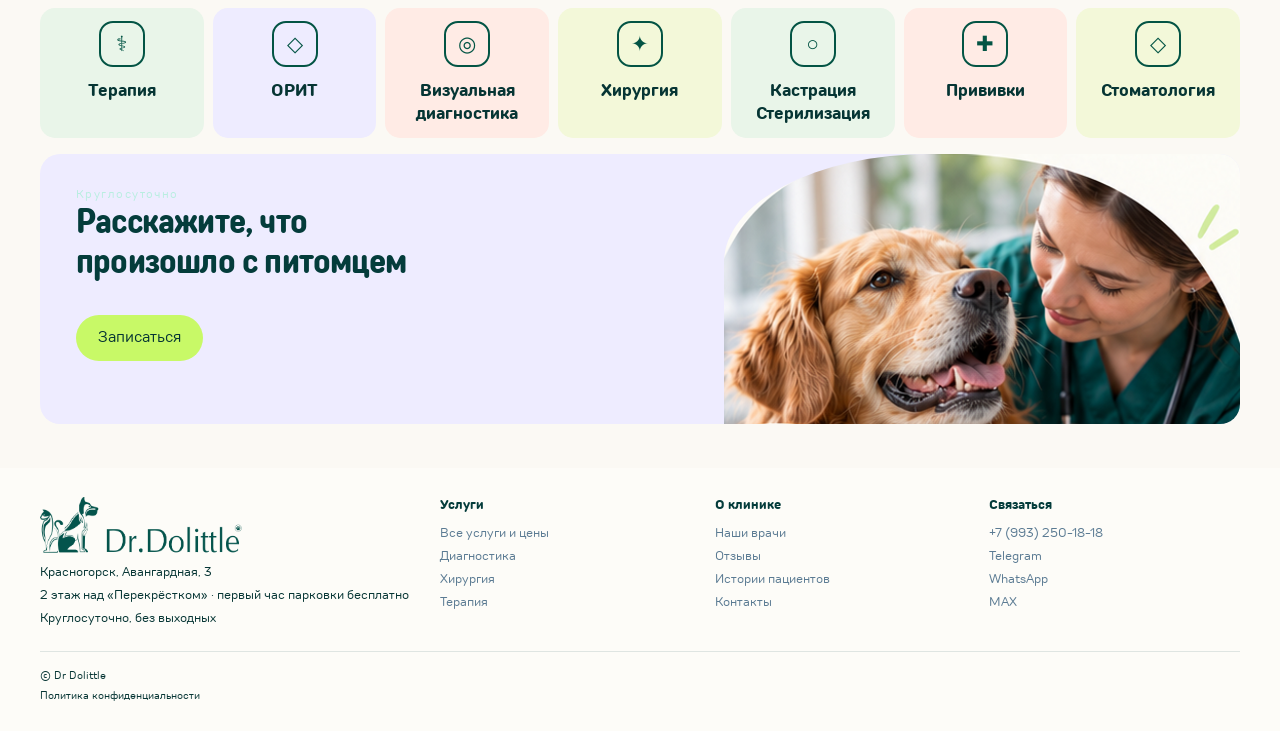
<file: orit.html>
<!doctype html><html lang="ru"><head>
<meta charset="utf-8"><meta name="viewport" content="width=device-width,initial-scale=1">
<script>
(function(){
  const id=113015299;
  const isPreview=location.protocol==='https:'&&location.hostname==='dolittle24.ru'&&location.pathname.startsWith('/dr-dolittle-preview/');
  if(isPreview)window.DD_LEAD_ENDPOINT='https://hooks.dolittle24.ru/api/leads';
  const isProduction=!isPreview&&(location.hostname==='dolittle24.ru'||location.hostname==='www.dolittle24.ru');
  window.DD_METRIKA_ID=id;
  window.DD_ANALYTICS_ENABLED=isProduction;
  if(!isProduction)return;
  (function(m,e,t,r,i,k,a){m[i]=m[i]||function(){(m[i].a=m[i].a||[]).push(arguments)};m[i].l=1*new Date();
  for(let j=0;j<document.scripts.length;j++){if(document.scripts[j].src===r)return;}
  k=e.createElement(t),a=e.getElementsByTagName(t)[0],k.async=1,k.src=r,a.parentNode.insertBefore(k,a)})
  (window,document,'script','https://mc.yandex.ru/metrika/tag.js?id='+id,'ym');
  ym(id,'init',{ssr:true,webvisor:true,clickmap:true,referrer:document.referrer,url:location.href,accurateTrackBounce:true,trackLinks:true});
})();
</script>
<title>ОРИТ для животных в Красногорске — Dr Dolittle 24/7</title><meta name="description" content="ОРИТ для кошек и собак в круглосуточной ветеринарной клинике Dr Dolittle, Красногорск. Цены, показания, специалисты и запись: +7 (993) 250-18-18.">
<link rel="canonical" href="https://dolittle24.ru/services/orit/"><link rel="icon" href="favicon.svg"><link rel="stylesheet" href="styles.css?v=20261008-feedback8"><link rel="stylesheet" href="design-v2.css?v=20261008-feedback8">
<link rel="stylesheet" href="preview-final.css?v=20261008-feedback8">
<meta property="og:type" content="website"><meta property="og:locale" content="ru_RU"><meta property="og:title" content="ОРИТ для животных в Красногорске — Dr Dolittle 24/7"><meta property="og:description" content="ОРИТ для кошек и собак в круглосуточной ветеринарной клинике Dr Dolittle, Красногорск. Цены, показания, специалисты и запись: +7 (993) 250-18-18."><meta property="og:url" content="https://dolittle24.ru/services/orit/">
<script type="application/ld+json">{"@context":"https://schema.org","@type":"MedicalWebPage","name":"ОРИТ для животных в Красногорске — Dr Dolittle 24/7","url":"https://dolittle24.ru/services/orit/","inLanguage":"ru-RU","isPartOf":{"@type":"WebSite","name":"Dr Dolittle","url":"https://dolittle24.ru/"},"about":{"@type":"VeterinaryCare","name":"Dr Dolittle","telephone":"+79932501818","address":{"@type":"PostalAddress","streetAddress":"Авангардная улица, 3","addressLocality":"Красногорск","addressRegion":"Московская область","addressCountry":"RU"},"openingHours":"Mo-Su 00:00-23:59"}}</script>
</head><body class="service-page"><main class="page"><header class="topbar"><a class="brand" href="index.html" aria-label="Dr Dolittle — главная"><img class="logo" src="assets/logo-original-green.png" alt="Dr Dolittle"></a><button class="menu-toggle" type="button" aria-label="Открыть меню" aria-expanded="false">☰</button><nav class="nav"><a class="active" href="services.html">Услуги</a><a class="" href="index.html#doctors">Врачи</a><a class="" href="diagnostics.html">Диагностика</a><a class="" href="index.html#reviews">Отзывы</a><a class="" href="index.html#packages">Комплексы</a><a class="" href="blog.html">Блог</a><a class="" href="index.html#contacts">Контакты</a></nav><div class="header-contact"><a class="phone-link" href="tel:+79932501818">☎ +7 (993) 250-18-18<small>Круглосуточно</small></a><div class="header-channels"><a href="https://t.me/drDolittle24" target="_blank" rel="noopener" aria-label="Telegram"><svg viewBox="0 0 24 24" aria-hidden="true"><path d="m21 3-3.4 17-5.2-4-2.6 2.5.4-4.8L19 6 7.4 12.8 2 11z"/></svg></a><a href="https://wa.me/79932501818" target="_blank" rel="noopener" aria-label="WhatsApp"><svg viewBox="0 0 24 24" aria-hidden="true"><path fill="none" stroke="currentColor" stroke-width="1.8" d="M20.5 11.5a9 9 0 0 1-13.4 7.8L3 20.5l1.2-4.1a9 9 0 1 1 16.3-4.9Z"/><path d="M8 7c-2 1-1 4 1 6s5 3 6 1l-2-2-1 1-3-3 1-1z"/></svg></a><a href="https://max.ru/u/f9LHodD0cOIxFHJJWmS7tdGHFyvuRDWd2HFo7OnW0eiXH5-tWgYl-M8U7FQ" target="_blank" rel="noopener" aria-label="MAX"><svg viewBox="0 0 24 24" aria-hidden="true"><path d="M12 2a10 10 0 0 0-9 14l-1 6 6-1A10 10 0 1 0 12 2Zm0 5a5 5 0 1 1-3 9l-2 1 1-3a5 5 0 0 1 4-7Z"/></svg></a></div></div><button class="btn js-book" type="button">Записаться</button></header><nav class="breadcrumbs" aria-label="Хлебные крошки"><a href="index.html">Главная</a><span>›</span><a href="services.html">Услуги</a><span>›</span><span>ОРИТ</span></nav><section class="service-hero service-hero-overlay"><img class="service-hero-bg" src="assets/clinic-user-04.webp" alt="Фото клиники Dr Dolittle" loading="eager"><div class="copy"><div class="eyebrow">ОРИТ · стационар · круглосуточно</div><h1>Наблюдение и интенсивная терапия для тяжёлых пациентов 24/7</h1><p>Мониторинг, кислородная поддержка, инфузионная терапия и регулярные осмотры врача с понятной связью с владельцем.</p><div class="pill-row"><span class="pill">24/7</span><span class="pill">Кислород</span><span class="pill">Мониторинг</span><span class="pill">Врач ОРИТ</span></div><div class="hero-actions"><a class="btn btn-orange" href="tel:+79932501818">Позвонить сейчас</a><button class="btn js-book" data-context="ОРИТ" type="button">Записаться</button></div></div></section><section class="section soft" data-section="doctor"><div class="section-head"><div><div class="eyebrow">Специалисты направления</div><h2>Команда отделения реанимации и интенсивной терапии</h2></div><button class="btn doctor-cta js-book" type="button" data-context="ОРИТ">Записаться на консультацию</button></div><div class="direction-team"><article class="direction-person"><img class="direction-portrait" src="assets/sukharev-artem-edited.png" alt="Сухарев Артём Олегович" loading="lazy"><h3>Сухарев Артём Олегович</h3><p>Анестезиолог, специалист ОРИТ, УЗ-диагност, гастроэнтеролог</p></article><article class="direction-person"><img class="direction-portrait" src="assets/pyatibratova-anna.jpg" alt="Пятибратова Анна Геннадьевна" loading="lazy"><h3>Пятибратова Анна Геннадьевна</h3><p>Ассистент терапии и ОРИТ, операционная сестра</p></article><article class="direction-person"><img class="direction-portrait" src="assets/feoktistova-polina.jpg" alt="Феоктистова Полина Георгиевна" loading="lazy"><h3>Феоктистова Полина Георгиевна</h3><p>Старший ассистент терапии и ОРИТ</p></article></div></section><section class="section" data-section="symptoms"><div class="two-col"><div><div class="eyebrow">Когда обращаться</div><h2>Симптомы и ситуации</h2><ul class="symptom-list"><li>Тяжёлое или затруднённое дыхание</li><li>Судороги или потеря сознания</li><li>Травма, кровотечение, шок</li><li>Резкое ухудшение после операции</li><li>Нужен круглосуточный контроль</li></ul></div><aside class="notice"><div class="eyebrow light">Срочно</div><h3>Если состояние ухудшается прямо сейчас</h3><p>Позвоните в клинику. Администратор уточнит симптомы, предупредит врача и подскажет, как безопасно доставить пациента.</p><a class="btn emergency-btn" href="tel:+79932501818">Позвонить сейчас</a></aside></div></section><section class="section packages-section" data-section="packages"><div class="section-head"><div><div class="eyebrow">Подходящие комплексы</div><h2>Готовый ответ на задачу владельца</h2></div><a href="index.html#packages">Все комплексы →</a></div><div class="package-inline-grid"><article class="package-card" data-package="recovery"><span class="tag">После операции</span><h3>Восстановление под наблюдением</h3><ul><li>Стационар по категории состояния</li><li>Мониторинг и осмотры врача</li><li>Инфузии и уход по назначению</li><li>Связь с владельцем</li></ul><p class="package-extra">Категорию стационара определяет врач по состоянию пациента.</p><div class="package-economy"><span class="package-separate">По отдельности <b>По категории</b></span><strong class="package-saving">Выгода без повторного маршрута</strong></div><div class="notin"><b>Не входит:</b> Препараты, расходные материалы, корм и дополнительные обследования.</div><div class="package-bottom"><strong>от 12 000 ₽/сутки</strong><button class="text-button js-book" type="button" data-context="Восстановление под наблюдением">Записаться →</button></div></article></div></section><section class="section compact subservices-first" data-section="subservices"><div class="section-head compact-head"><div><div class="eyebrow">Что выполняем</div><h2>Подуслуги направления</h2></div><a href="services.html">Все услуги →</a></div><ul class="subservice-grid compact-subservices"><li class="sub-card"><span class="sub-icon" aria-hidden="true"><svg viewBox="0 0 92 92"><use href="assets/v2-icons.svg#i-stethoscope"/></svg></span><h3>Стационар I категории</h3></li><li class="sub-card"><span class="sub-icon" aria-hidden="true"><svg viewBox="0 0 92 92"><use href="assets/v2-icons.svg#i-doctor"/></svg></span><h3>Стационар II категории</h3></li><li class="sub-card"><span class="sub-icon" aria-hidden="true"><svg viewBox="0 0 92 92"><use href="assets/v2-icons.svg#i-heart"/></svg></span><h3>ОРИТ до 10 кг</h3></li><li class="sub-card"><span class="sub-icon" aria-hidden="true"><svg viewBox="0 0 92 92"><use href="assets/v2-icons.svg#i-siren"/></svg></span><h3>ОРИТ от 10 кг</h3></li><li class="sub-card"><span class="sub-icon" aria-hidden="true"><svg viewBox="0 0 92 92"><use href="assets/v2-icons.svg#i-calendar"/></svg></span><h3>Оксигенотерапия</h3></li><li class="sub-card"><span class="sub-icon" aria-hidden="true"><svg viewBox="0 0 92 92"><use href="assets/v2-icons.svg#i-paw"/></svg></span><h3>Инфузионная терапия</h3></li></ul><div class="subservices-action"><button class="text-button js-book subservices-clarify" data-context="ОРИТ: подуслуги направления" type="button">Уточнить →</button></div></section><section class="section"><div class="eyebrow">Один маршрут</div><h2>Как проходит помощь</h2><div class="route"><article class="route-step"><b>1</b><h3>Триаж</h3><p>Уточняем состояние и цель обращения.</p></article><article class="route-step"><b>2</b><h3>Стабилизация</h3><p>Проводим необходимые исследования и обсуждаем варианты.</p></article><article class="route-step"><b>3</b><h3>Мониторинг</h3><p>Согласовываем действия и стоимость до выполнения.</p></article><article class="route-step"><b>4</b><h3>Перевод или выписка</h3><p>Контролируем результат и остаёмся на связи.</p></article></div></section><section class="section soft"><div class="two-col"><div><div class="eyebrow">Стоимость</div><h2>Ориентиры по цене</h2><div class="price-list"><div class="price-row"><span>Стационар I категории</span><b>500 ₽/час · 12 000 ₽/сутки</b></div><div class="price-row"><span>Стационар II категории</span><b>700 ₽/час · 16 800 ₽/сутки</b></div><div class="price-row"><span>ОРИТ до 10 кг</span><b>900 ₽/час · 21 600 ₽/сутки</b></div><div class="price-row"><span>ОРИТ от 10 кг</span><b>1 000 ₽/час · 24 000 ₽/сутки</b></div></div></div><div class="panel price-explain"><div class="eyebrow">Прозрачность</div><h2>Что влияет на итоговый расчёт</h2><p>До вмешательства согласуем базовый состав и стоимость. Итог может зависеть от состояния пациента, веса, анестезии, расходных материалов и дополнительных исследований.</p><p><b>Ночные вызовы узкого специалиста:</b> 6 000 ₽; вызов операционной бригады — 15 000 ₽. Остальные условия администратор уточняет до визита.</p><button class="btn js-book" data-context="Расчёт стоимости: ОРИТ" type="button">Получить расчёт</button></div></div></section><section class="section"><div class="section-head"><div><div class="eyebrow">Отзывы с Яндекс Карт</div><h2>Что отмечают владельцы</h2></div><a href="https://yandex.ru/maps/org/doktor_dulittl/180405601303/reviews/" target="_blank" rel="noopener">5,0 · 469 оценок →</a></div><div class="reviews-grid compact-reviews"><article class="review"><div class="review-head"><b>Бережное отношение</b><span class="stars">★★★★★</span><span class="yandex">Яндекс</span></div><p>В отзывах владельцы отмечают спокойное обращение с животными, подробные объяснения и связь после приёма.</p></article><article class="review"><div class="review-head"><b>Понятный план</b><span class="stars">★★★★★</span><span class="yandex">Яндекс</span></div><p>Часто упоминают согласование обследований, прозрачное обсуждение следующих действий и стоимости.</p></article></div></section><section class="section compact"><div class="section-head"><div><div class="eyebrow">Связанные направления</div><h2>Все услуги клиники</h2></div></div><div class="service-nav-grid"><a class="service-card " href="therapy.html" style="background:var(--v2-mint)"><div class="icon">⚕</div><strong>Терапия</strong></a><a class="service-card current" href="orit.html" style="background:var(--v2-lilac)"><div class="icon">◇</div><strong>ОРИТ</strong></a><a class="service-card " href="diagnostics.html" style="background:var(--v2-peach)"><div class="icon">◎</div><strong>Визуальная диагностика</strong></a><a class="service-card " href="surgery.html" style="background:var(--v2-lime)"><div class="icon">✦</div><strong>Хирургия</strong></a><div class="service-card" style="background:var(--v2-mint)"><a href="castration.html" style="color:inherit;text-decoration:none"><div class="icon">○</div><strong>Кастрация</strong></a><a href="sterilization.html" style="color:inherit;text-decoration:none"><strong>Стерилизация</strong></a></div><a class="service-card " href="vaccination.html" style="background:var(--v2-peach)"><div class="icon">✚</div><strong>Прививки</strong></a><a class="service-card " href="dentistry.html" style="background:var(--v2-lime)"><div class="icon">◇</div><strong>Стоматология</strong></a></div></section><section class="cta"><div><div class="eyebrow light">Круглосуточно</div><h2>Расскажите, что произошло с питомцем</h2></div><button class="btn btn-orange js-book" data-context="ОРИТ" type="button">Записаться</button></section><footer class="footer" id="contacts"><div class="footer-about"><a href="index.html" aria-label="Dr Dolittle — главная"><img class="logo" src="assets/logo-original-green.png" alt="Dr Dolittle"></a><span>Красногорск, Авангардная, 3</span><span>2 этаж над «Перекрёстком» · первый час парковки бесплатно</span><span>Круглосуточно, без выходных</span></div><div class="footer-links"><b>Услуги</b><a href="services.html">Все услуги и цены</a><a href="diagnostics.html">Диагностика</a><a href="surgery.html">Хирургия</a><a href="therapy.html">Терапия</a></div><div class="footer-links"><b>О клинике</b><a href="index.html#doctors">Наши врачи</a><a href="index.html#reviews">Отзывы</a><a href="blog.html">Истории пациентов</a><a href="index.html#contacts">Контакты</a></div><div class="footer-links"><b>Связаться</b><a href="tel:+79932501818">+7 (993) 250-18-18</a><a href="https://t.me/drDolittle24" target="_blank" rel="noopener">Telegram</a><a href="https://wa.me/79932501818" target="_blank" rel="noopener">WhatsApp</a><a href="https://max.ru/u/f9LHodD0cOIxFHJJWmS7tdGHFyvuRDWd2HFo7OnW0eiXH5-tWgYl-M8U7FQ" target="_blank" rel="noopener">MAX</a></div><div class="footer-legal"><span>© Dr Dolittle</span><a href="privacy.html">Политика конфиденциальности</a></div></footer><nav class="mobile-contacts" aria-label="Быстрая связь с клиникой"><a href="tel:+79932501818" aria-label="Позвонить в клинику"><svg viewBox="0 0 48 48" aria-hidden="true"><use href="assets/v2-icons.svg#i-phone"/></svg><span>Телефон</span></a><a href="https://wa.me/79932501818" target="_blank" rel="noopener" aria-label="Написать в WhatsApp"><svg viewBox="0 0 24 24" aria-hidden="true"><path fill="none" stroke="currentColor" stroke-width="1.8" d="M20.5 11.5a9 9 0 0 1-13.4 7.8L3 20.5l1.2-4.1a9 9 0 1 1 16.3-4.9Z"/><path d="M8 7c-2 1-1 4 1 6s5 3 6 1l-2-2-1 1-3-3 1-1z"/></svg><span>WhatsApp</span></a><a href="https://t.me/drDolittle24" target="_blank" rel="noopener" aria-label="Написать в Telegram"><svg viewBox="0 0 24 24" aria-hidden="true"><path d="m21 3-3.4 17-5.2-4-2.6 2.5.4-4.8L19 6 7.4 12.8 2 11z"/></svg><span>Telegram</span></a><a href="https://max.ru/u/f9LHodD0cOIxFHJJWmS7tdGHFyvuRDWd2HFo7OnW0eiXH5-tWgYl-M8U7FQ" target="_blank" rel="noopener" aria-label="Мессенджер MAX"><svg viewBox="0 0 24 24" aria-hidden="true"><path d="M12 2a10 10 0 0 0-9 14L2 22l6-1a10 10 0 1 0 4-19Zm0 5a5 5 0 1 1-2 9l-3 1 1-3a5 5 0 0 1 4-7Z"/></svg><span>MAX</span></a></nav></main><dialog class="booking-modal" id="booking-modal"><form class="modal-shell"><button class="modal-close" type="button" aria-label="Закрыть форму записи">×</button><div class="eyebrow">Запись в Dr Dolittle</div><h2>Как с вами связаться?</h2><p class="muted">Если состояние острое, сразу позвоните: <a href="tel:+79932501818">+7 (993) 250-18-18</a>.</p><div class="channel-grid"><a class="channel tg" href="https://t.me/drDolittle24" target="_blank"><b>Telegram</b><span>Написать администратору</span></a><a class="channel wa" href="https://wa.me/79932501818" target="_blank"><b>WhatsApp</b><span>Написать по номеру клиники</span></a><a class="channel max" href="https://max.ru/u/f9LHodD0cOIxFHJJWmS7tdGHFyvuRDWd2HFo7OnW0eiXH5-tWgYl-M8U7FQ" target="_blank" rel="noopener"><b>MAX</b><span>Открыть мессенджер</span></a></div><div class="or"><span>или оставьте данные</span></div><div class="form-grid"><label>Ваше имя<input class="ym-disable-keys" name="name" maxlength="120" autocomplete="name" required></label><label>Телефон<input class="ym-disable-keys" name="phone" maxlength="64" type="tel" autocomplete="tel" required placeholder="+7 900 000-00-00"></label><label>Питомец<input class="ym-disable-keys" name="pet" maxlength="120" placeholder="Кот, собака…"></label><label>Направление<select name="service"><option value="Не знаю — нужна помощь" data-code="unknown">Не знаю — нужна помощь</option><option value="Терапия" data-code="therapy">Терапия</option><option value="ОРИТ" data-code="orit">ОРИТ</option><option value="Визуальная диагностика" data-code="diagnostics">Визуальная диагностика</option><option value="Хирургия" data-code="surgery">Хирургия</option><option value="Кастрация" data-code="castration">Кастрация</option><option value="Стерилизация" data-code="sterilization">Стерилизация</option><option value="Прививки" data-code="vaccination">Прививки</option><option value="Стоматология" data-code="unknown">Стоматология</option></select></label><label class="full">Что произошло<textarea class="ym-disable-keys" name="message" maxlength="2000" rows="3" placeholder="Кратко опишите симптомы или цель визита"></textarea></label></div><label class="consent"><input type="checkbox" name="consent" required> Согласен на обработку данных для ответа на обращение</label><button class="btn submit-booking" type="submit">Продолжить в WhatsApp</button><small class="form-note">Форма подготовит сообщение. Отправку вы подтверждаете самостоятельно в WhatsApp.</small></form></dialog><script src="site.js?v=20261008-feedback8"></script></body></html>
</file>
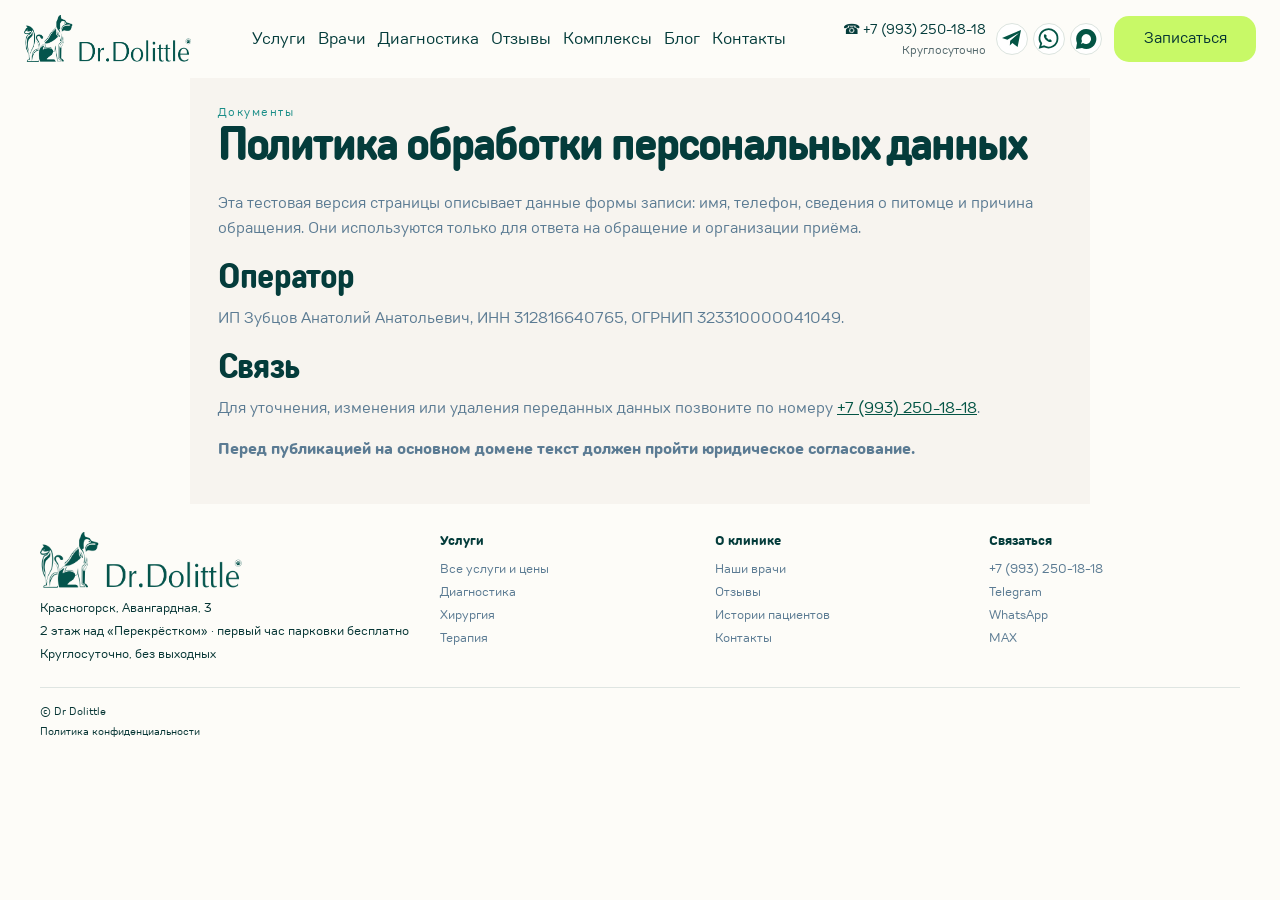
<file: privacy.html>
<!doctype html><html lang="ru"><head>
<meta charset="utf-8"><meta name="viewport" content="width=device-width,initial-scale=1">
<script>
(function(){
  const id=113015299;
  const isPreview=location.protocol==='https:'&&location.hostname==='dolittle24.ru'&&location.pathname.startsWith('/dr-dolittle-preview/');
  if(isPreview)window.DD_LEAD_ENDPOINT='https://hooks.dolittle24.ru/api/leads';
  const isProduction=!isPreview&&(location.hostname==='dolittle24.ru'||location.hostname==='www.dolittle24.ru');
  window.DD_METRIKA_ID=id;
  window.DD_ANALYTICS_ENABLED=isProduction;
  if(!isProduction)return;
  (function(m,e,t,r,i,k,a){m[i]=m[i]||function(){(m[i].a=m[i].a||[]).push(arguments)};m[i].l=1*new Date();
  for(let j=0;j<document.scripts.length;j++){if(document.scripts[j].src===r)return;}
  k=e.createElement(t),a=e.getElementsByTagName(t)[0],k.async=1,k.src=r,a.parentNode.insertBefore(k,a)})
  (window,document,'script','https://mc.yandex.ru/metrika/tag.js?id='+id,'ym');
  ym(id,'init',{ssr:true,webvisor:true,clickmap:true,referrer:document.referrer,url:location.href,accurateTrackBounce:true,trackLinks:true});
})();
</script>
<title>Политика обработки персональных данных — Dr Dolittle</title><meta name="description" content="Политика обработки персональных данных ветеринарной клиники Dr Dolittle.">
<link rel="canonical" href="https://dolittle24.ru/privacy/"><link rel="icon" href="favicon.svg"><link rel="stylesheet" href="styles.css?v=20261008-feedback8"><link rel="stylesheet" href="design-v2.css?v=20261008-feedback8">
<link rel="stylesheet" href="preview-final.css?v=20261008-feedback8">
<meta property="og:type" content="website"><meta property="og:locale" content="ru_RU"><meta property="og:title" content="Политика обработки персональных данных — Dr Dolittle"><meta property="og:description" content="Политика обработки персональных данных ветеринарной клиники Dr Dolittle."><meta property="og:url" content="https://dolittle24.ru/privacy/">
<script type="application/ld+json">{"@context":"https://schema.org","@type":"WebPage","name":"Политика обработки персональных данных — Dr Dolittle","url":"https://dolittle24.ru/privacy/","inLanguage":"ru-RU","isPartOf":{"@type":"WebSite","name":"Dr Dolittle","url":"https://dolittle24.ru/"},"about":{"@type":"VeterinaryCare","name":"Dr Dolittle","telephone":"+79932501818","address":{"@type":"PostalAddress","streetAddress":"Авангардная улица, 3","addressLocality":"Красногорск","addressRegion":"Московская область","addressCountry":"RU"},"openingHours":"Mo-Su 00:00-23:59"}}</script>
</head><body><main class="page"><header class="topbar"><a class="brand" href="index.html" aria-label="Dr Dolittle — главная"><img class="logo" src="assets/logo-original-green.png" alt="Dr Dolittle"></a><button class="menu-toggle" type="button" aria-label="Открыть меню" aria-expanded="false">☰</button><nav class="nav"><a class="" href="services.html">Услуги</a><a class="" href="index.html#doctors">Врачи</a><a class="" href="diagnostics.html">Диагностика</a><a class="" href="index.html#reviews">Отзывы</a><a class="" href="index.html#packages">Комплексы</a><a class="" href="blog.html">Блог</a><a class="" href="index.html#contacts">Контакты</a></nav><div class="header-contact"><a class="phone-link" href="tel:+79932501818">☎ +7 (993) 250-18-18<small>Круглосуточно</small></a><div class="header-channels"><a href="https://t.me/drDolittle24" target="_blank" rel="noopener" aria-label="Telegram"><svg viewBox="0 0 24 24" aria-hidden="true"><path d="m21 3-3.4 17-5.2-4-2.6 2.5.4-4.8L19 6 7.4 12.8 2 11z"/></svg></a><a href="https://wa.me/79932501818" target="_blank" rel="noopener" aria-label="WhatsApp"><svg viewBox="0 0 24 24" aria-hidden="true"><path fill="none" stroke="currentColor" stroke-width="1.8" d="M20.5 11.5a9 9 0 0 1-13.4 7.8L3 20.5l1.2-4.1a9 9 0 1 1 16.3-4.9Z"/><path d="M8 7c-2 1-1 4 1 6s5 3 6 1l-2-2-1 1-3-3 1-1z"/></svg></a><a href="https://max.ru/u/f9LHodD0cOIxFHJJWmS7tdGHFyvuRDWd2HFo7OnW0eiXH5-tWgYl-M8U7FQ" target="_blank" rel="noopener" aria-label="MAX"><svg viewBox="0 0 24 24" aria-hidden="true"><path d="M12 2a10 10 0 0 0-9 14l-1 6 6-1A10 10 0 1 0 12 2Zm0 5a5 5 0 1 1-3 9l-2 1 1-3a5 5 0 0 1 4-7Z"/></svg></a></div></div><button class="btn js-book" type="button">Записаться</button></header><article class="legal section"><div class="eyebrow">Документы</div><h1>Политика обработки персональных данных</h1><p>Эта тестовая версия страницы описывает данные формы записи: имя, телефон, сведения о питомце и причина обращения. Они используются только для ответа на обращение и организации приёма.</p><h2>Оператор</h2><p>ИП Зубцов Анатолий Анатольевич, ИНН 312816640765, ОГРНИП 323310000041049.</p><h2>Связь</h2><p>Для уточнения, изменения или удаления переданных данных позвоните по номеру <a href="tel:+79932501818">+7 (993) 250-18-18</a>.</p><p><b>Перед публикацией на основном домене текст должен пройти юридическое согласование.</b></p></article><footer class="footer" id="contacts"><div class="footer-about"><a href="index.html" aria-label="Dr Dolittle — главная"><img class="logo" src="assets/logo-original-green.png" alt="Dr Dolittle"></a><span>Красногорск, Авангардная, 3</span><span>2 этаж над «Перекрёстком» · первый час парковки бесплатно</span><span>Круглосуточно, без выходных</span></div><div class="footer-links"><b>Услуги</b><a href="services.html">Все услуги и цены</a><a href="diagnostics.html">Диагностика</a><a href="surgery.html">Хирургия</a><a href="therapy.html">Терапия</a></div><div class="footer-links"><b>О клинике</b><a href="index.html#doctors">Наши врачи</a><a href="index.html#reviews">Отзывы</a><a href="blog.html">Истории пациентов</a><a href="index.html#contacts">Контакты</a></div><div class="footer-links"><b>Связаться</b><a href="tel:+79932501818">+7 (993) 250-18-18</a><a href="https://t.me/drDolittle24" target="_blank" rel="noopener">Telegram</a><a href="https://wa.me/79932501818" target="_blank" rel="noopener">WhatsApp</a><a href="https://max.ru/u/f9LHodD0cOIxFHJJWmS7tdGHFyvuRDWd2HFo7OnW0eiXH5-tWgYl-M8U7FQ" target="_blank" rel="noopener">MAX</a></div><div class="footer-legal"><span>© Dr Dolittle</span><a href="privacy.html">Политика конфиденциальности</a></div></footer><nav class="mobile-contacts" aria-label="Быстрая связь с клиникой"><a href="tel:+79932501818" aria-label="Позвонить в клинику"><svg viewBox="0 0 48 48" aria-hidden="true"><use href="assets/v2-icons.svg#i-phone"/></svg><span>Телефон</span></a><a href="https://wa.me/79932501818" target="_blank" rel="noopener" aria-label="Написать в WhatsApp"><svg viewBox="0 0 24 24" aria-hidden="true"><path fill="none" stroke="currentColor" stroke-width="1.8" d="M20.5 11.5a9 9 0 0 1-13.4 7.8L3 20.5l1.2-4.1a9 9 0 1 1 16.3-4.9Z"/><path d="M8 7c-2 1-1 4 1 6s5 3 6 1l-2-2-1 1-3-3 1-1z"/></svg><span>WhatsApp</span></a><a href="https://t.me/drDolittle24" target="_blank" rel="noopener" aria-label="Написать в Telegram"><svg viewBox="0 0 24 24" aria-hidden="true"><path d="m21 3-3.4 17-5.2-4-2.6 2.5.4-4.8L19 6 7.4 12.8 2 11z"/></svg><span>Telegram</span></a><a href="https://max.ru/u/f9LHodD0cOIxFHJJWmS7tdGHFyvuRDWd2HFo7OnW0eiXH5-tWgYl-M8U7FQ" target="_blank" rel="noopener" aria-label="Мессенджер MAX"><svg viewBox="0 0 24 24" aria-hidden="true"><path d="M12 2a10 10 0 0 0-9 14L2 22l6-1a10 10 0 1 0 4-19Zm0 5a5 5 0 1 1-2 9l-3 1 1-3a5 5 0 0 1 4-7Z"/></svg><span>MAX</span></a></nav></main><dialog class="booking-modal" id="booking-modal"><form class="modal-shell"><button class="modal-close" type="button" aria-label="Закрыть форму записи">×</button><div class="eyebrow">Запись в Dr Dolittle</div><h2>Как с вами связаться?</h2><p class="muted">Если состояние острое, сразу позвоните: <a href="tel:+79932501818">+7 (993) 250-18-18</a>.</p><div class="channel-grid"><a class="channel tg" href="https://t.me/drDolittle24" target="_blank"><b>Telegram</b><span>Написать администратору</span></a><a class="channel wa" href="https://wa.me/79932501818" target="_blank"><b>WhatsApp</b><span>Написать по номеру клиники</span></a><a class="channel max" href="https://max.ru/u/f9LHodD0cOIxFHJJWmS7tdGHFyvuRDWd2HFo7OnW0eiXH5-tWgYl-M8U7FQ" target="_blank" rel="noopener"><b>MAX</b><span>Открыть мессенджер</span></a></div><div class="or"><span>или оставьте данные</span></div><div class="form-grid"><label>Ваше имя<input class="ym-disable-keys" name="name" maxlength="120" autocomplete="name" required></label><label>Телефон<input class="ym-disable-keys" name="phone" maxlength="64" type="tel" autocomplete="tel" required placeholder="+7 900 000-00-00"></label><label>Питомец<input class="ym-disable-keys" name="pet" maxlength="120" placeholder="Кот, собака…"></label><label>Направление<select name="service"><option value="Не знаю — нужна помощь" data-code="unknown">Не знаю — нужна помощь</option><option value="Терапия" data-code="therapy">Терапия</option><option value="ОРИТ" data-code="orit">ОРИТ</option><option value="Визуальная диагностика" data-code="diagnostics">Визуальная диагностика</option><option value="Хирургия" data-code="surgery">Хирургия</option><option value="Кастрация" data-code="castration">Кастрация</option><option value="Стерилизация" data-code="sterilization">Стерилизация</option><option value="Прививки" data-code="vaccination">Прививки</option><option value="Стоматология" data-code="unknown">Стоматология</option></select></label><label class="full">Что произошло<textarea class="ym-disable-keys" name="message" maxlength="2000" rows="3" placeholder="Кратко опишите симптомы или цель визита"></textarea></label></div><label class="consent"><input type="checkbox" name="consent" required> Согласен на обработку данных для ответа на обращение</label><button class="btn submit-booking" type="submit">Продолжить в WhatsApp</button><small class="form-note">Форма подготовит сообщение. Отправку вы подтверждаете самостоятельно в WhatsApp.</small></form></dialog><script src="site.js?v=20261008-feedback8"></script></body></html>
</file>
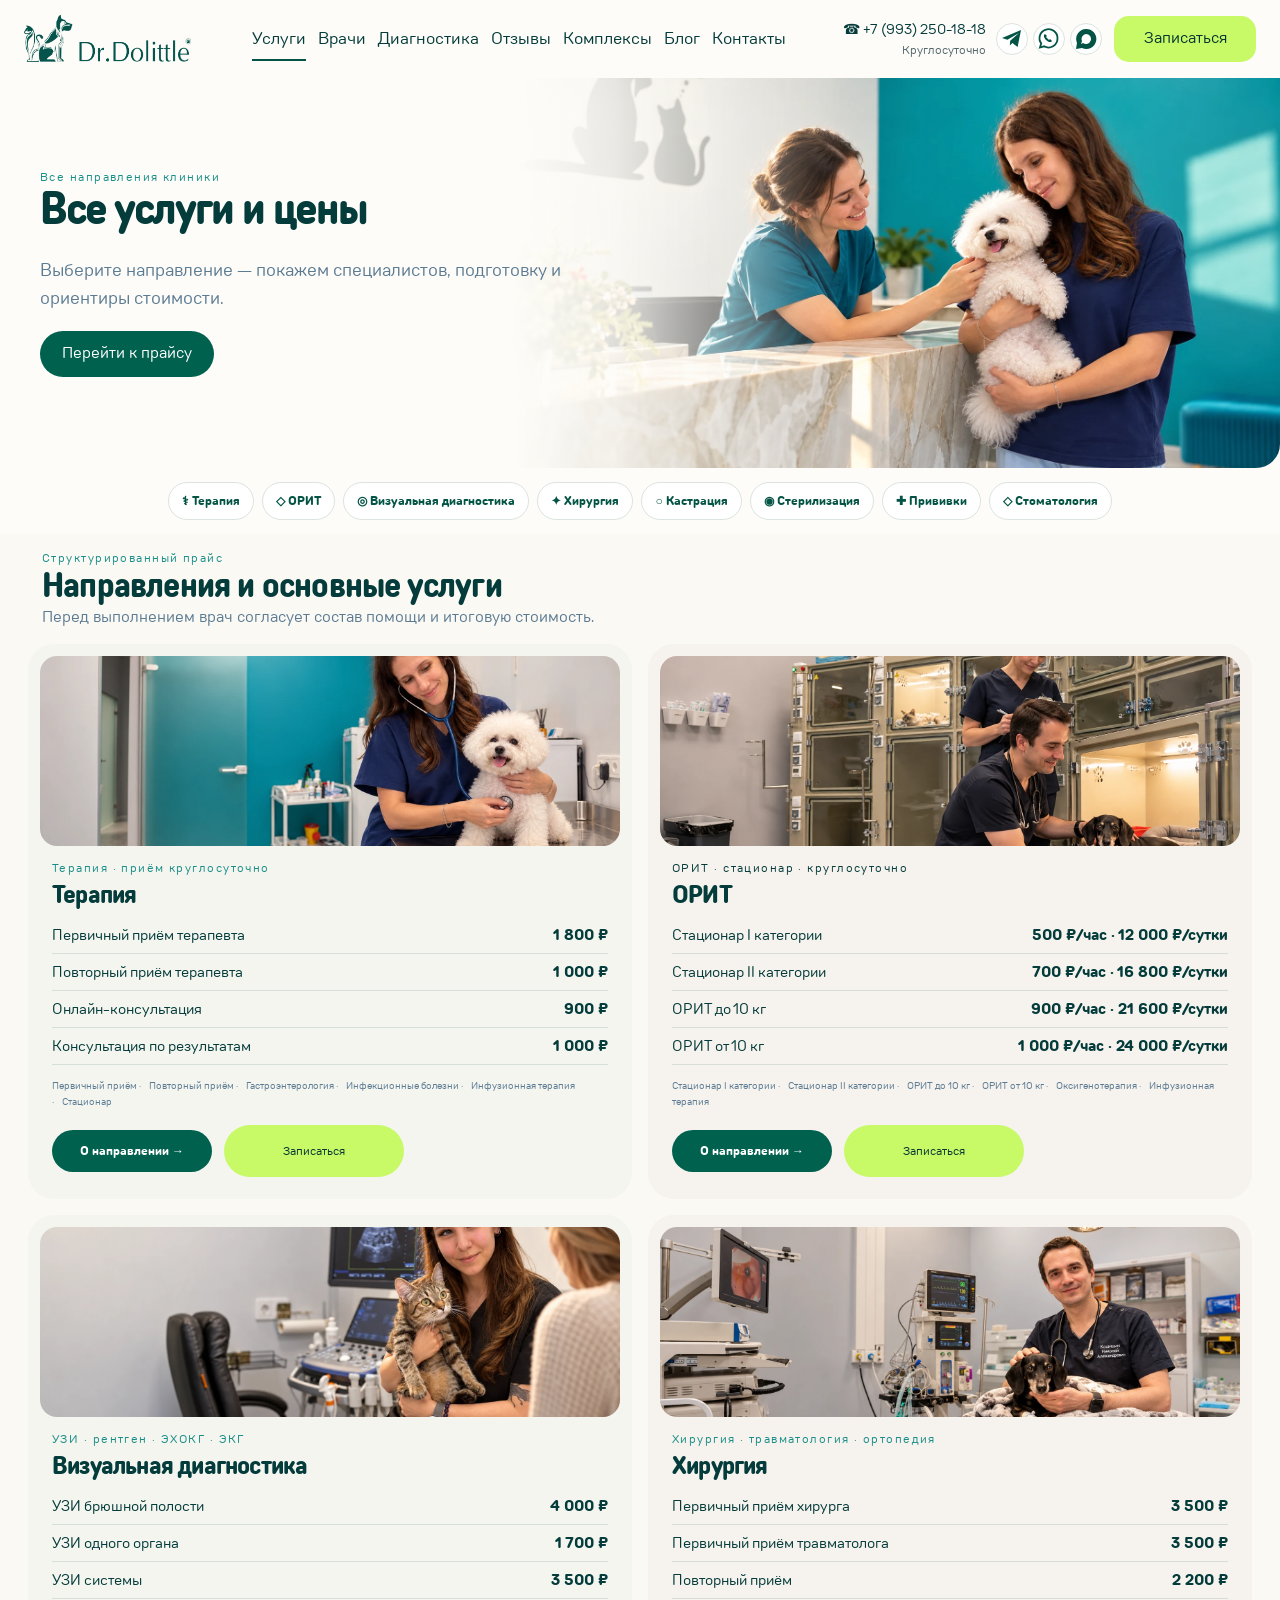
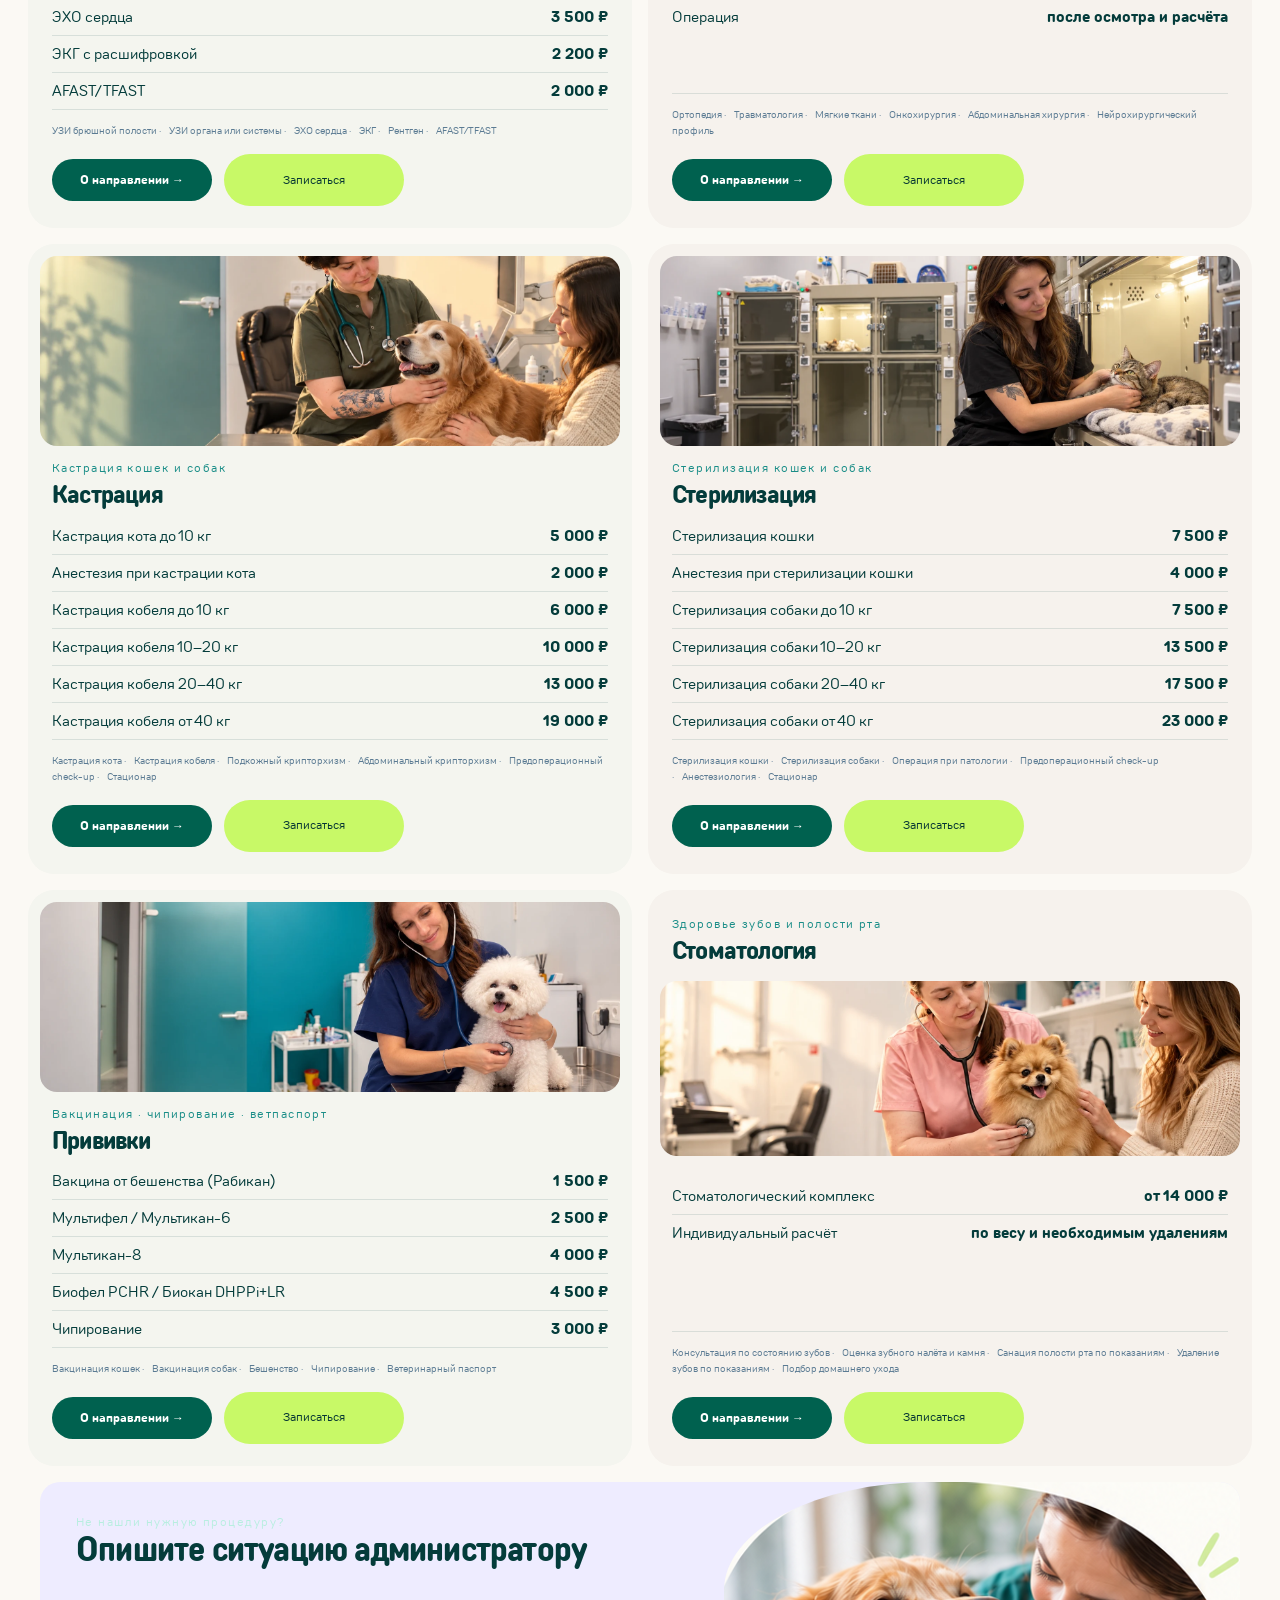
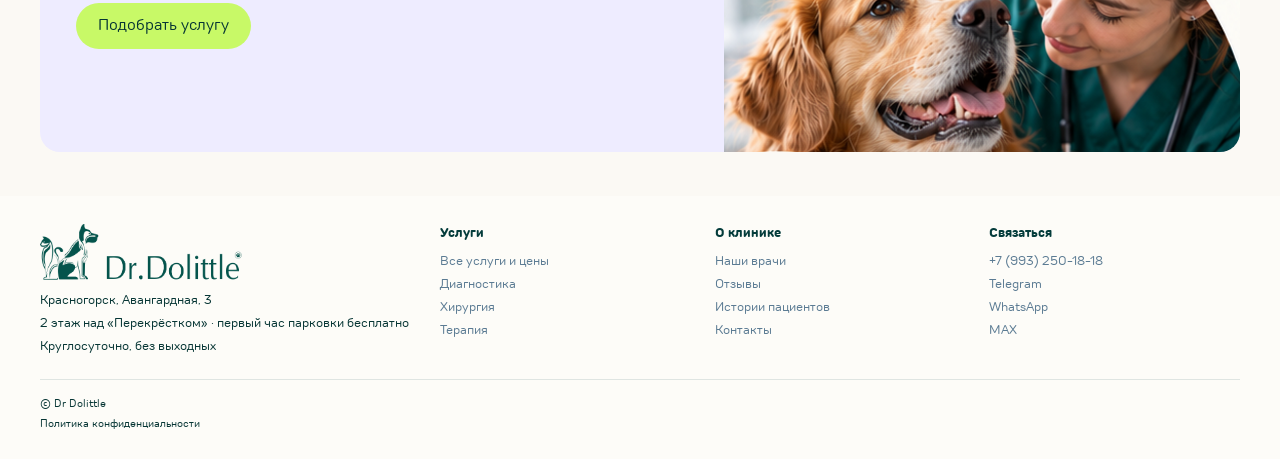
<file: services.html>
<!doctype html><html lang="ru"><head>
<meta charset="utf-8"><meta name="viewport" content="width=device-width,initial-scale=1">
<script>
(function(){
  const id=113015299;
  const isPreview=location.protocol==='https:'&&location.hostname==='dolittle24.ru'&&location.pathname.startsWith('/dr-dolittle-preview/');
  if(isPreview)window.DD_LEAD_ENDPOINT='https://hooks.dolittle24.ru/api/leads';
  const isProduction=!isPreview&&(location.hostname==='dolittle24.ru'||location.hostname==='www.dolittle24.ru');
  window.DD_METRIKA_ID=id;
  window.DD_ANALYTICS_ENABLED=isProduction;
  if(!isProduction)return;
  (function(m,e,t,r,i,k,a){m[i]=m[i]||function(){(m[i].a=m[i].a||[]).push(arguments)};m[i].l=1*new Date();
  for(let j=0;j<document.scripts.length;j++){if(document.scripts[j].src===r)return;}
  k=e.createElement(t),a=e.getElementsByTagName(t)[0],k.async=1,k.src=r,a.parentNode.insertBefore(k,a)})
  (window,document,'script','https://mc.yandex.ru/metrika/tag.js?id='+id,'ym');
  ym(id,'init',{ssr:true,webvisor:true,clickmap:true,referrer:document.referrer,url:location.href,accurateTrackBounce:true,trackLinks:true});
})();
</script>
<title>Все ветеринарные услуги и цены — Dr Dolittle</title><meta name="description" content="Направления, процедуры и ориентиры стоимости ветеринарной клиники Dr Dolittle в Красногорске. Круглосуточная запись.">
<link rel="canonical" href="https://dolittle24.ru/services/"><link rel="icon" href="favicon.svg"><link rel="stylesheet" href="styles.css?v=20261008-feedback8"><link rel="stylesheet" href="design-v2.css?v=20261008-feedback8">
<link rel="stylesheet" href="preview-final.css?v=20261008-feedback8">
<meta property="og:type" content="website"><meta property="og:locale" content="ru_RU"><meta property="og:title" content="Все ветеринарные услуги и цены — Dr Dolittle"><meta property="og:description" content="Направления, процедуры и ориентиры стоимости ветеринарной клиники Dr Dolittle в Красногорске. Круглосуточная запись."><meta property="og:url" content="https://dolittle24.ru/services/">
<script type="application/ld+json">{"@context":"https://schema.org","@type":"WebPage","name":"Все ветеринарные услуги и цены — Dr Dolittle","url":"https://dolittle24.ru/services/","inLanguage":"ru-RU","isPartOf":{"@type":"WebSite","name":"Dr Dolittle","url":"https://dolittle24.ru/"},"about":{"@type":"VeterinaryCare","name":"Dr Dolittle","telephone":"+79932501818","address":{"@type":"PostalAddress","streetAddress":"Авангардная улица, 3","addressLocality":"Красногорск","addressRegion":"Московская область","addressCountry":"RU"},"openingHours":"Mo-Su 00:00-23:59"}}</script>
</head><body class="service-page services-catalogue"><main class="page"><header class="topbar"><a class="brand" href="index.html" aria-label="Dr Dolittle — главная"><img class="logo" src="assets/logo-original-green.png" alt="Dr Dolittle"></a><button class="menu-toggle" type="button" aria-label="Открыть меню" aria-expanded="false">☰</button><nav class="nav"><a class="active" href="services.html">Услуги</a><a class="" href="index.html#doctors">Врачи</a><a class="" href="diagnostics.html">Диагностика</a><a class="" href="index.html#reviews">Отзывы</a><a class="" href="index.html#packages">Комплексы</a><a class="" href="blog.html">Блог</a><a class="" href="index.html#contacts">Контакты</a></nav><div class="header-contact"><a class="phone-link" href="tel:+79932501818">☎ +7 (993) 250-18-18<small>Круглосуточно</small></a><div class="header-channels"><a href="https://t.me/drDolittle24" target="_blank" rel="noopener" aria-label="Telegram"><svg viewBox="0 0 24 24" aria-hidden="true"><path d="m21 3-3.4 17-5.2-4-2.6 2.5.4-4.8L19 6 7.4 12.8 2 11z"/></svg></a><a href="https://wa.me/79932501818" target="_blank" rel="noopener" aria-label="WhatsApp"><svg viewBox="0 0 24 24" aria-hidden="true"><path fill="none" stroke="currentColor" stroke-width="1.8" d="M20.5 11.5a9 9 0 0 1-13.4 7.8L3 20.5l1.2-4.1a9 9 0 1 1 16.3-4.9Z"/><path d="M8 7c-2 1-1 4 1 6s5 3 6 1l-2-2-1 1-3-3 1-1z"/></svg></a><a href="https://max.ru/u/f9LHodD0cOIxFHJJWmS7tdGHFyvuRDWd2HFo7OnW0eiXH5-tWgYl-M8U7FQ" target="_blank" rel="noopener" aria-label="MAX"><svg viewBox="0 0 24 24" aria-hidden="true"><path d="M12 2a10 10 0 0 0-9 14l-1 6 6-1A10 10 0 1 0 12 2Zm0 5a5 5 0 1 1-3 9l-2 1 1-3a5 5 0 0 1 4-7Z"/></svg></a></div></div><button class="btn js-book" type="button">Записаться</button></header><section class="service-hero service-hero-overlay all-services-hero"><img class="service-hero-bg" src="assets/clinic-user-01.webp" alt="Ветеринарная клиника Dr Dolittle" loading="eager"><div class="copy"><div class="eyebrow">Все направления клиники</div><h1>Все услуги и цены</h1><p>Выберите направление — покажем специалистов, подготовку и ориентиры стоимости.</p><a class="btn" href="#price-catalog">Перейти к прайсу</a></div></section><nav class="service-category-nav" aria-label="Категории услуг"><a href="#price-therapy">⚕ Терапия</a><a href="#price-orit">◇ ОРИТ</a><a href="#price-diagnostics">◎ Визуальная диагностика</a><a href="#price-surgery">✦ Хирургия</a><a href="#price-castration">○ Кастрация</a><a href="#price-sterilization">◉ Стерилизация</a><a href="#price-vaccination">✚ Прививки</a><a href="#price-dentistry">◇ Стоматология</a></nav><section class="section all-services-section" id="price-catalog"><div class="section-head compact-head"><div><div class="eyebrow">Структурированный прайс</div><h2>Направления и основные услуги</h2><p class="muted">Перед выполнением врач согласует состав помощи и итоговую стоимость.</p></div></div><div class="price-catalog"><article class="price-group" id="price-therapy"><div class="price-group-head"><div><span class="service-symbol">⚕</span><div><div class="eyebrow">Терапия · приём круглосуточно</div><h2>Терапия</h2></div></div><a href="therapy.html">Подробнее →</a></div><div class="price-group-body"><div class="price-group-media"><img src="assets/clinic-user-03.webp" alt="Терапия в Dr Dolittle" loading="lazy"></div><div class="price-service-list"><div class="price-row"><span>Первичный приём терапевта</span><b>1 800 ₽</b></div><div class="price-row"><span>Повторный приём терапевта</span><b>1 000 ₽</b></div><div class="price-row"><span>Онлайн-консультация</span><b>900 ₽</b></div><div class="price-row"><span>Консультация по результатам</span><b>1 000 ₽</b></div></div></div><div class="subservice-links"><span>Первичный приём</span><span>Повторный приём</span><span>Гастроэнтерология</span><span>Инфекционные болезни</span><span>Инфузионная терапия</span><span>Стационар</span></div><div class="price-group-actions"><a class="text-link" href="therapy.html">О направлении →</a><button class="btn doctor-cta js-book" type="button" data-context="Терапия">Записаться</button></div></article><article class="price-group is-featured" id="price-orit"><div class="price-group-head"><div><span class="service-symbol">◇</span><div><div class="eyebrow">ОРИТ · стационар · круглосуточно</div><h2>ОРИТ</h2></div></div><a href="orit.html">Подробнее →</a></div><div class="price-group-body"><div class="price-group-media"><img src="assets/clinic-user-04.webp" alt="ОРИТ в Dr Dolittle" loading="lazy"></div><div class="price-service-list"><div class="price-row"><span>Стационар I категории</span><b>500 ₽/час · 12 000 ₽/сутки</b></div><div class="price-row"><span>Стационар II категории</span><b>700 ₽/час · 16 800 ₽/сутки</b></div><div class="price-row"><span>ОРИТ до 10 кг</span><b>900 ₽/час · 21 600 ₽/сутки</b></div><div class="price-row"><span>ОРИТ от 10 кг</span><b>1 000 ₽/час · 24 000 ₽/сутки</b></div></div></div><div class="subservice-links"><span>Стационар I категории</span><span>Стационар II категории</span><span>ОРИТ до 10 кг</span><span>ОРИТ от 10 кг</span><span>Оксигенотерапия</span><span>Инфузионная терапия</span></div><div class="price-group-actions"><a class="text-link" href="orit.html">О направлении →</a><button class="btn doctor-cta js-book" type="button" data-context="ОРИТ">Записаться</button></div></article><article class="price-group" id="price-diagnostics"><div class="price-group-head"><div><span class="service-symbol">◎</span><div><div class="eyebrow">УЗИ · рентген · ЭХОКГ · ЭКГ</div><h2>Визуальная диагностика</h2></div></div><a href="diagnostics.html">Подробнее →</a></div><div class="price-group-body"><div class="price-group-media"><img src="assets/clinic-user-10.webp" alt="Визуальная диагностика в Dr Dolittle" loading="lazy"></div><div class="price-service-list"><div class="price-row"><span>УЗИ брюшной полости</span><b>4 000 ₽</b></div><div class="price-row"><span>УЗИ одного органа</span><b>1 700 ₽</b></div><div class="price-row"><span>УЗИ системы</span><b>3 500 ₽</b></div><div class="price-row"><span>ЭХО сердца</span><b>3 500 ₽</b></div><div class="price-row"><span>ЭКГ с расшифровкой</span><b>2 200 ₽</b></div><div class="price-row"><span>AFAST/TFAST</span><b>2 000 ₽</b></div></div></div><div class="subservice-links"><span>УЗИ брюшной полости</span><span>УЗИ органа или системы</span><span>ЭХО сердца</span><span>ЭКГ</span><span>Рентген</span><span>AFAST/TFAST</span></div><div class="price-group-actions"><a class="text-link" href="diagnostics.html">О направлении →</a><button class="btn doctor-cta js-book" type="button" data-context="Визуальная диагностика">Записаться</button></div></article><article class="price-group" id="price-surgery"><div class="price-group-head"><div><span class="service-symbol">✦</span><div><div class="eyebrow">Хирургия · травматология · ортопедия</div><h2>Хирургия</h2></div></div><a href="surgery.html">Подробнее →</a></div><div class="price-group-body"><div class="price-group-media"><img src="assets/clinic-user-06.webp" alt="Хирургия в Dr Dolittle" loading="lazy"></div><div class="price-service-list"><div class="price-row"><span>Первичный приём хирурга</span><b>3 500 ₽</b></div><div class="price-row"><span>Первичный приём травматолога</span><b>3 500 ₽</b></div><div class="price-row"><span>Повторный приём</span><b>2 200 ₽</b></div><div class="price-row"><span>Операция</span><b>после осмотра и расчёта</b></div></div></div><div class="subservice-links"><span>Ортопедия</span><span>Травматология</span><span>Мягкие ткани</span><span>Онкохирургия</span><span>Абдоминальная хирургия</span><span>Нейрохирургический профиль</span></div><div class="price-group-actions"><a class="text-link" href="surgery.html">О направлении →</a><button class="btn doctor-cta js-book" type="button" data-context="Хирургия">Записаться</button></div></article><article class="price-group" id="price-castration"><div class="price-group-head"><div><span class="service-symbol">○</span><div><div class="eyebrow">Кастрация кошек и собак</div><h2>Кастрация</h2></div></div><a href="castration.html">Подробнее →</a></div><div class="price-group-body"><div class="price-group-media"><img src="assets/clinic-user-02.webp" alt="Кастрация в Dr Dolittle" loading="lazy"></div><div class="price-service-list"><div class="price-row"><span>Кастрация кота до 10 кг</span><b>5 000 ₽</b></div><div class="price-row"><span>Анестезия при кастрации кота</span><b>2 000 ₽</b></div><div class="price-row"><span>Кастрация кобеля до 10 кг</span><b>6 000 ₽</b></div><div class="price-row"><span>Кастрация кобеля 10–20 кг</span><b>10 000 ₽</b></div><div class="price-row"><span>Кастрация кобеля 20–40 кг</span><b>13 000 ₽</b></div><div class="price-row"><span>Кастрация кобеля от 40 кг</span><b>19 000 ₽</b></div></div></div><div class="subservice-links"><span>Кастрация кота</span><span>Кастрация кобеля</span><span>Подкожный крипторхизм</span><span>Абдоминальный крипторхизм</span><span>Предоперационный check-up</span><span>Стационар</span></div><div class="price-group-actions"><a class="text-link" href="castration.html">О направлении →</a><button class="btn doctor-cta js-book" type="button" data-context="Кастрация">Записаться</button></div></article><article class="price-group" id="price-sterilization"><div class="price-group-head"><div><span class="service-symbol">◉</span><div><div class="eyebrow">Стерилизация кошек и собак</div><h2>Стерилизация</h2></div></div><a href="sterilization.html">Подробнее →</a></div><div class="price-group-body"><div class="price-group-media"><img src="assets/clinic-user-09.webp" alt="Стерилизация в Dr Dolittle" loading="lazy"></div><div class="price-service-list"><div class="price-row"><span>Стерилизация кошки</span><b>7 500 ₽</b></div><div class="price-row"><span>Анестезия при стерилизации кошки</span><b>4 000 ₽</b></div><div class="price-row"><span>Стерилизация собаки до 10 кг</span><b>7 500 ₽</b></div><div class="price-row"><span>Стерилизация собаки 10–20 кг</span><b>13 500 ₽</b></div><div class="price-row"><span>Стерилизация собаки 20–40 кг</span><b>17 500 ₽</b></div><div class="price-row"><span>Стерилизация собаки от 40 кг</span><b>23 000 ₽</b></div></div></div><div class="subservice-links"><span>Стерилизация кошки</span><span>Стерилизация собаки</span><span>Операция при патологии</span><span>Предоперационный check-up</span><span>Анестезиология</span><span>Стационар</span></div><div class="price-group-actions"><a class="text-link" href="sterilization.html">О направлении →</a><button class="btn doctor-cta js-book" type="button" data-context="Стерилизация">Записаться</button></div></article><article class="price-group" id="price-vaccination"><div class="price-group-head"><div><span class="service-symbol">✚</span><div><div class="eyebrow">Вакцинация · чипирование · ветпаспорт</div><h2>Прививки</h2></div></div><a href="vaccination.html">Подробнее →</a></div><div class="price-group-body"><div class="price-group-media"><img src="assets/clinic-user-03.webp" alt="Прививки в Dr Dolittle" loading="lazy"></div><div class="price-service-list"><div class="price-row"><span>Вакцина от бешенства (Рабикан)</span><b>1 500 ₽</b></div><div class="price-row"><span>Мультифел / Мультикан-6</span><b>2 500 ₽</b></div><div class="price-row"><span>Мультикан-8</span><b>4 000 ₽</b></div><div class="price-row"><span>Биофел PCHR / Биокан DHPPi+LR</span><b>4 500 ₽</b></div><div class="price-row"><span>Чипирование</span><b>3 000 ₽</b></div></div></div><div class="subservice-links"><span>Вакцинация кошек</span><span>Вакцинация собак</span><span>Бешенство</span><span>Чипирование</span><span>Ветеринарный паспорт</span></div><div class="price-group-actions"><a class="text-link" href="vaccination.html">О направлении →</a><button class="btn doctor-cta js-book" type="button" data-context="Прививки">Записаться</button></div></article><article class="price-group" id="price-dentistry"><div class="price-group-head"><div><span class="service-symbol">◇</span><div><div class="eyebrow">Здоровье зубов и полости рта</div><h2>Стоматология</h2></div></div><a href="dentistry.html">Подробнее →</a></div><div class="price-group-body"><div class="price-group-media"><img src="assets/clinic-user-11.webp" alt="Стоматология в Dr Dolittle" loading="lazy"></div><div class="price-service-list"><div class="price-row"><span>Стоматологический комплекс</span><b>от 14 000 ₽</b></div><div class="price-row"><span>Индивидуальный расчёт</span><b>по весу и необходимым удалениям</b></div></div></div><div class="subservice-links"><span>Консультация по состоянию зубов</span><span>Оценка зубного налёта и камня</span><span>Санация полости рта по показаниям</span><span>Удаление зубов по показаниям</span><span>Подбор домашнего ухода</span></div><div class="price-group-actions"><a class="text-link" href="dentistry.html">О направлении →</a><button class="btn doctor-cta js-book" type="button" data-context="Стоматология">Записаться</button></div></article></div></section><section class="cta"><div><div class="eyebrow light">Не нашли нужную процедуру?</div><h2>Опишите ситуацию администратору</h2></div><button class="btn btn-orange js-book" type="button">Подобрать услугу</button></section><footer class="footer" id="contacts"><div class="footer-about"><a href="index.html" aria-label="Dr Dolittle — главная"><img class="logo" src="assets/logo-original-green.png" alt="Dr Dolittle"></a><span>Красногорск, Авангардная, 3</span><span>2 этаж над «Перекрёстком» · первый час парковки бесплатно</span><span>Круглосуточно, без выходных</span></div><div class="footer-links"><b>Услуги</b><a href="services.html">Все услуги и цены</a><a href="diagnostics.html">Диагностика</a><a href="surgery.html">Хирургия</a><a href="therapy.html">Терапия</a></div><div class="footer-links"><b>О клинике</b><a href="index.html#doctors">Наши врачи</a><a href="index.html#reviews">Отзывы</a><a href="blog.html">Истории пациентов</a><a href="index.html#contacts">Контакты</a></div><div class="footer-links"><b>Связаться</b><a href="tel:+79932501818">+7 (993) 250-18-18</a><a href="https://t.me/drDolittle24" target="_blank" rel="noopener">Telegram</a><a href="https://wa.me/79932501818" target="_blank" rel="noopener">WhatsApp</a><a href="https://max.ru/u/f9LHodD0cOIxFHJJWmS7tdGHFyvuRDWd2HFo7OnW0eiXH5-tWgYl-M8U7FQ" target="_blank" rel="noopener">MAX</a></div><div class="footer-legal"><span>© Dr Dolittle</span><a href="privacy.html">Политика конфиденциальности</a></div></footer><nav class="mobile-contacts" aria-label="Быстрая связь с клиникой"><a href="tel:+79932501818" aria-label="Позвонить в клинику"><svg viewBox="0 0 48 48" aria-hidden="true"><use href="assets/v2-icons.svg#i-phone"/></svg><span>Телефон</span></a><a href="https://wa.me/79932501818" target="_blank" rel="noopener" aria-label="Написать в WhatsApp"><svg viewBox="0 0 24 24" aria-hidden="true"><path fill="none" stroke="currentColor" stroke-width="1.8" d="M20.5 11.5a9 9 0 0 1-13.4 7.8L3 20.5l1.2-4.1a9 9 0 1 1 16.3-4.9Z"/><path d="M8 7c-2 1-1 4 1 6s5 3 6 1l-2-2-1 1-3-3 1-1z"/></svg><span>WhatsApp</span></a><a href="https://t.me/drDolittle24" target="_blank" rel="noopener" aria-label="Написать в Telegram"><svg viewBox="0 0 24 24" aria-hidden="true"><path d="m21 3-3.4 17-5.2-4-2.6 2.5.4-4.8L19 6 7.4 12.8 2 11z"/></svg><span>Telegram</span></a><a href="https://max.ru/u/f9LHodD0cOIxFHJJWmS7tdGHFyvuRDWd2HFo7OnW0eiXH5-tWgYl-M8U7FQ" target="_blank" rel="noopener" aria-label="Мессенджер MAX"><svg viewBox="0 0 24 24" aria-hidden="true"><path d="M12 2a10 10 0 0 0-9 14L2 22l6-1a10 10 0 1 0 4-19Zm0 5a5 5 0 1 1-2 9l-3 1 1-3a5 5 0 0 1 4-7Z"/></svg><span>MAX</span></a></nav></main><dialog class="booking-modal" id="booking-modal"><form class="modal-shell"><button class="modal-close" type="button" aria-label="Закрыть форму записи">×</button><div class="eyebrow">Запись в Dr Dolittle</div><h2>Как с вами связаться?</h2><p class="muted">Если состояние острое, сразу позвоните: <a href="tel:+79932501818">+7 (993) 250-18-18</a>.</p><div class="channel-grid"><a class="channel tg" href="https://t.me/drDolittle24" target="_blank"><b>Telegram</b><span>Написать администратору</span></a><a class="channel wa" href="https://wa.me/79932501818" target="_blank"><b>WhatsApp</b><span>Написать по номеру клиники</span></a><a class="channel max" href="https://max.ru/u/f9LHodD0cOIxFHJJWmS7tdGHFyvuRDWd2HFo7OnW0eiXH5-tWgYl-M8U7FQ" target="_blank" rel="noopener"><b>MAX</b><span>Открыть мессенджер</span></a></div><div class="or"><span>или оставьте данные</span></div><div class="form-grid"><label>Ваше имя<input class="ym-disable-keys" name="name" maxlength="120" autocomplete="name" required></label><label>Телефон<input class="ym-disable-keys" name="phone" maxlength="64" type="tel" autocomplete="tel" required placeholder="+7 900 000-00-00"></label><label>Питомец<input class="ym-disable-keys" name="pet" maxlength="120" placeholder="Кот, собака…"></label><label>Направление<select name="service"><option value="Не знаю — нужна помощь" data-code="unknown">Не знаю — нужна помощь</option><option value="Терапия" data-code="therapy">Терапия</option><option value="ОРИТ" data-code="orit">ОРИТ</option><option value="Визуальная диагностика" data-code="diagnostics">Визуальная диагностика</option><option value="Хирургия" data-code="surgery">Хирургия</option><option value="Кастрация" data-code="castration">Кастрация</option><option value="Стерилизация" data-code="sterilization">Стерилизация</option><option value="Прививки" data-code="vaccination">Прививки</option><option value="Стоматология" data-code="unknown">Стоматология</option></select></label><label class="full">Что произошло<textarea class="ym-disable-keys" name="message" maxlength="2000" rows="3" placeholder="Кратко опишите симптомы или цель визита"></textarea></label></div><label class="consent"><input type="checkbox" name="consent" required> Согласен на обработку данных для ответа на обращение</label><button class="btn submit-booking" type="submit">Продолжить в WhatsApp</button><small class="form-note">Форма подготовит сообщение. Отправку вы подтверждаете самостоятельно в WhatsApp.</small></form></dialog><script src="site.js?v=20261008-feedback8"></script></body></html>
</file>
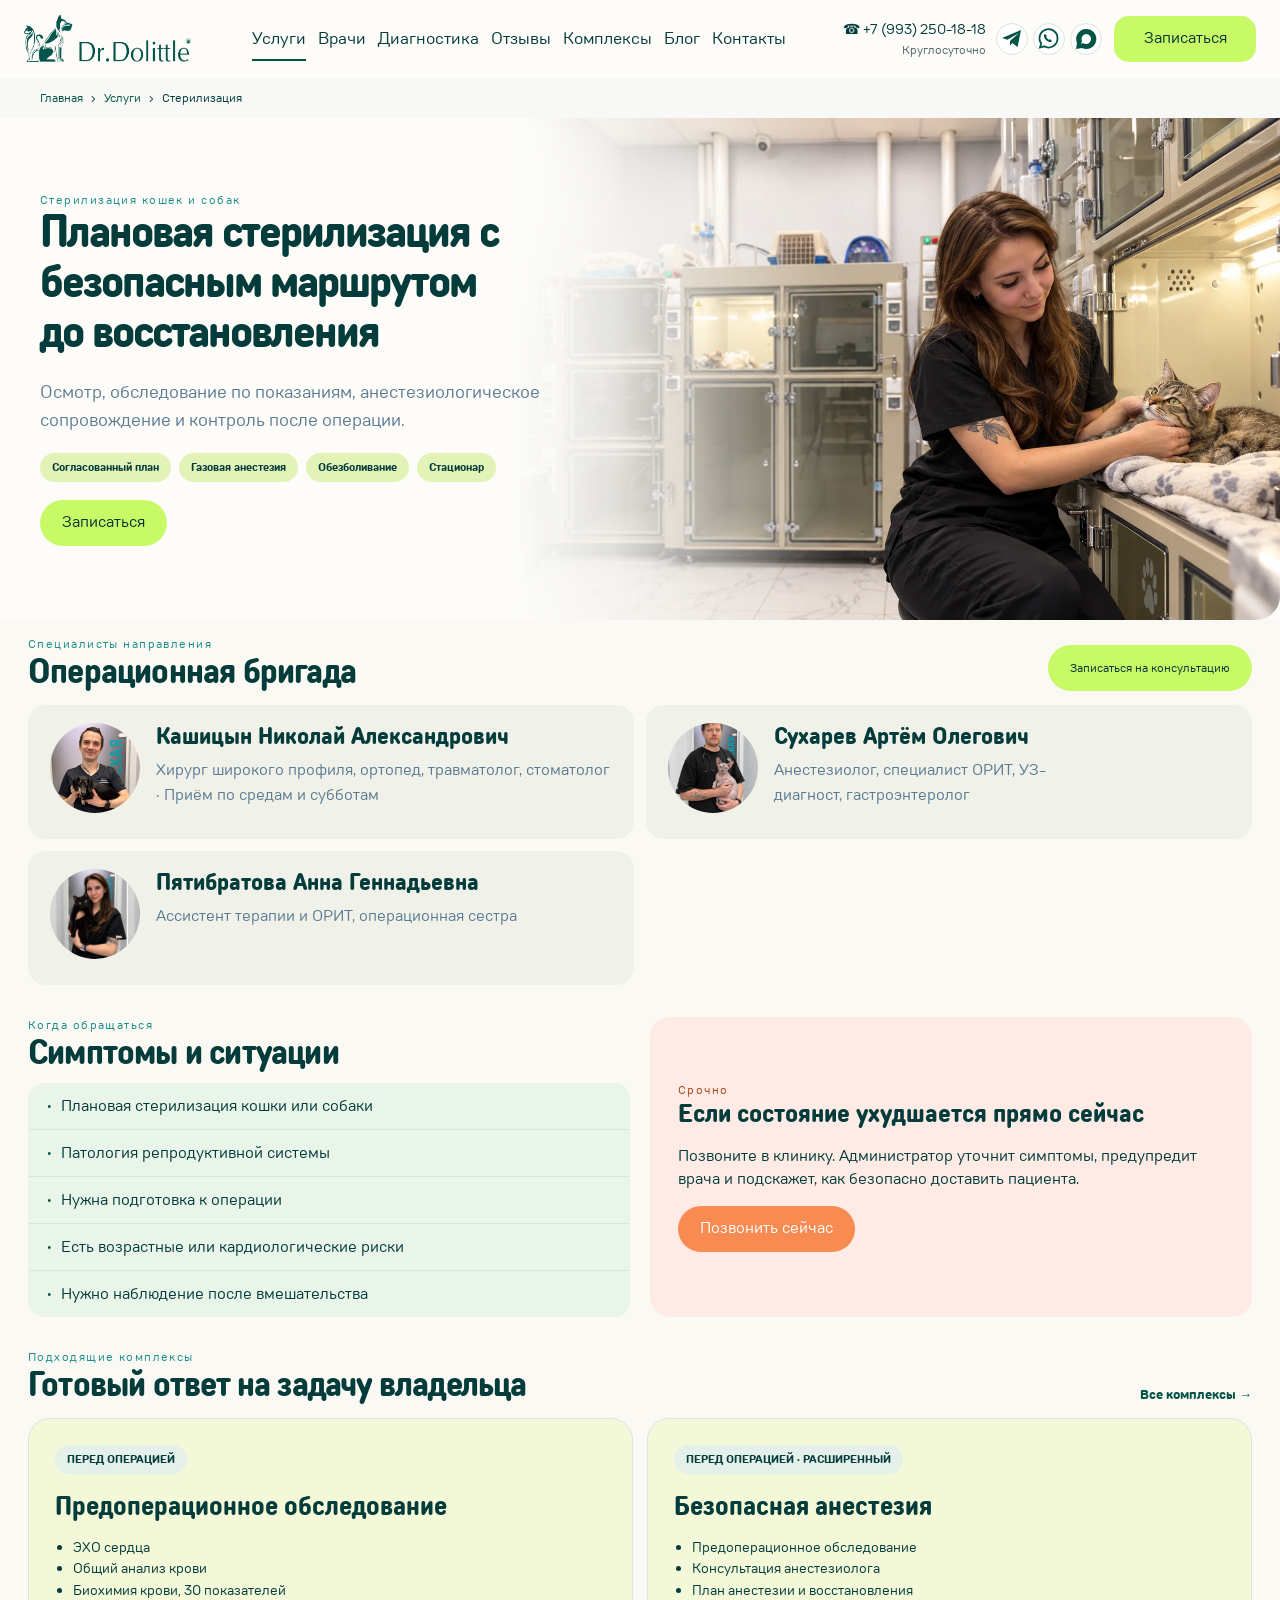
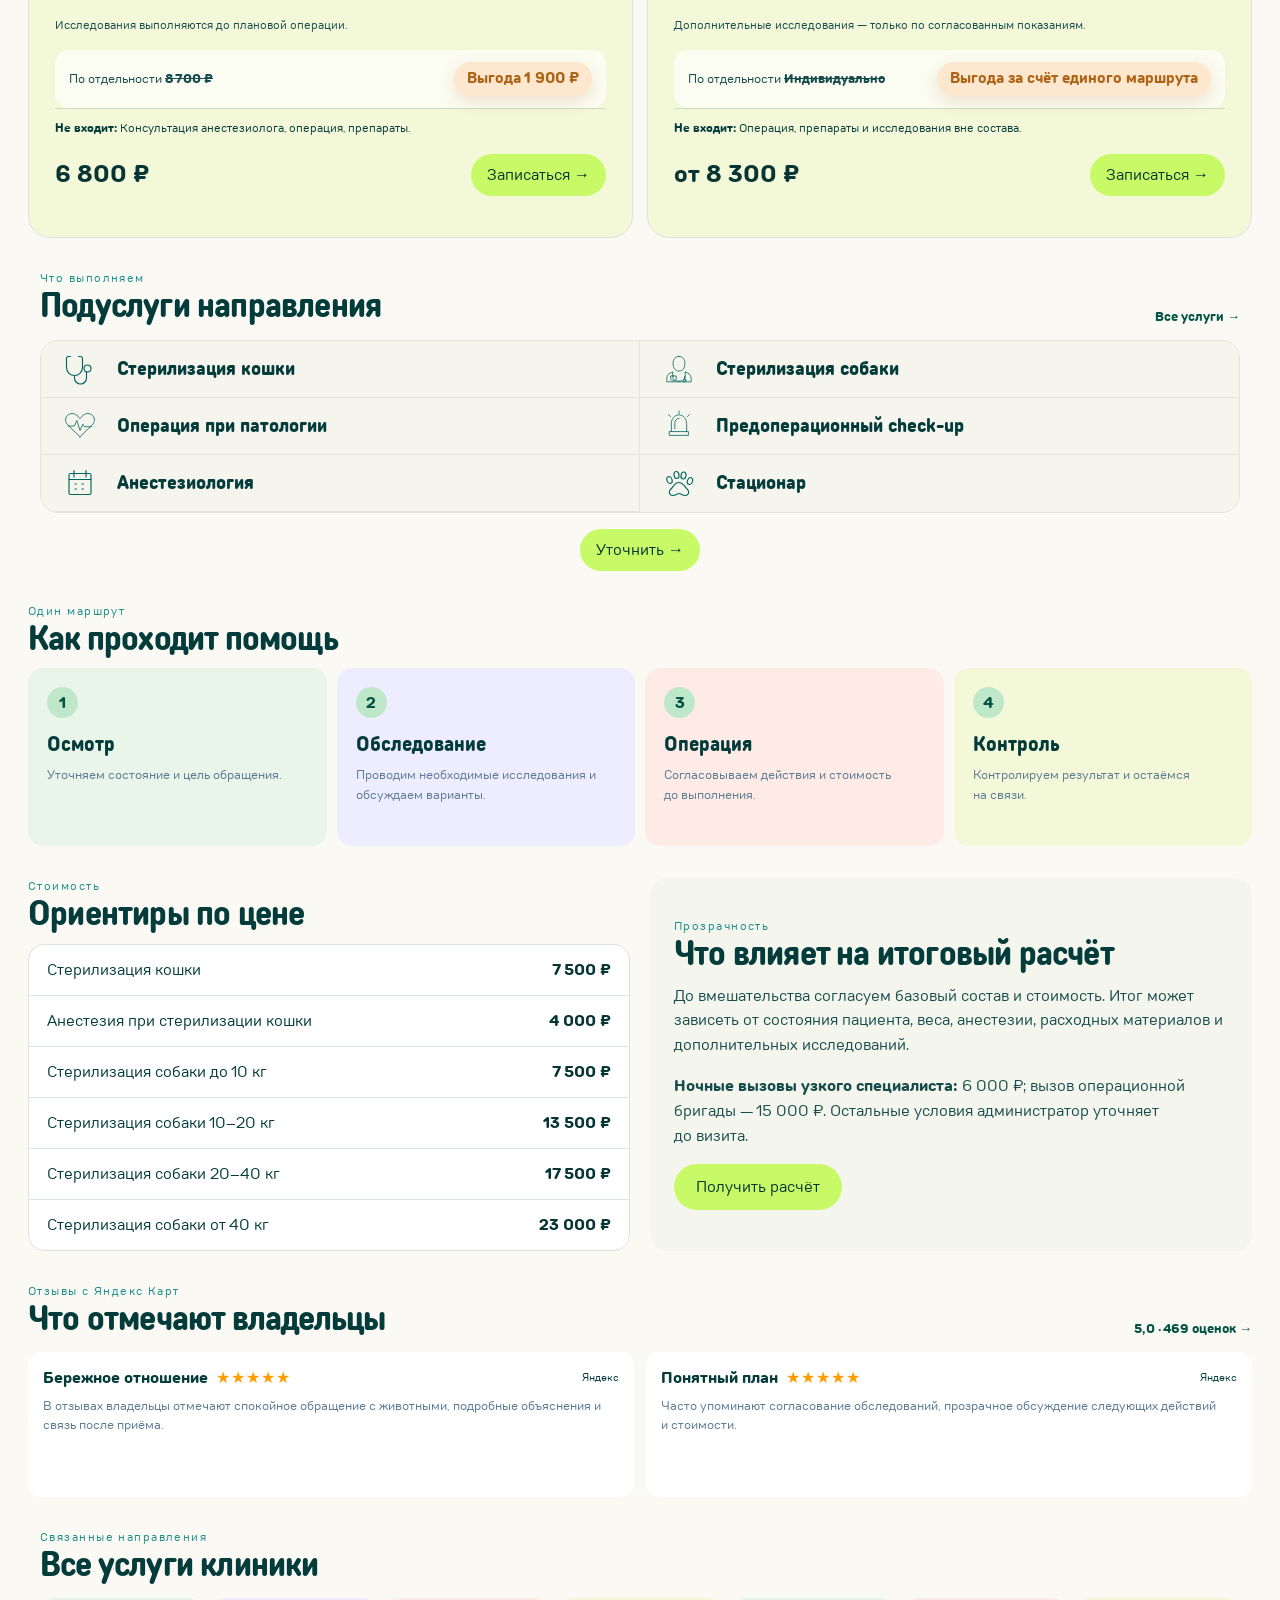
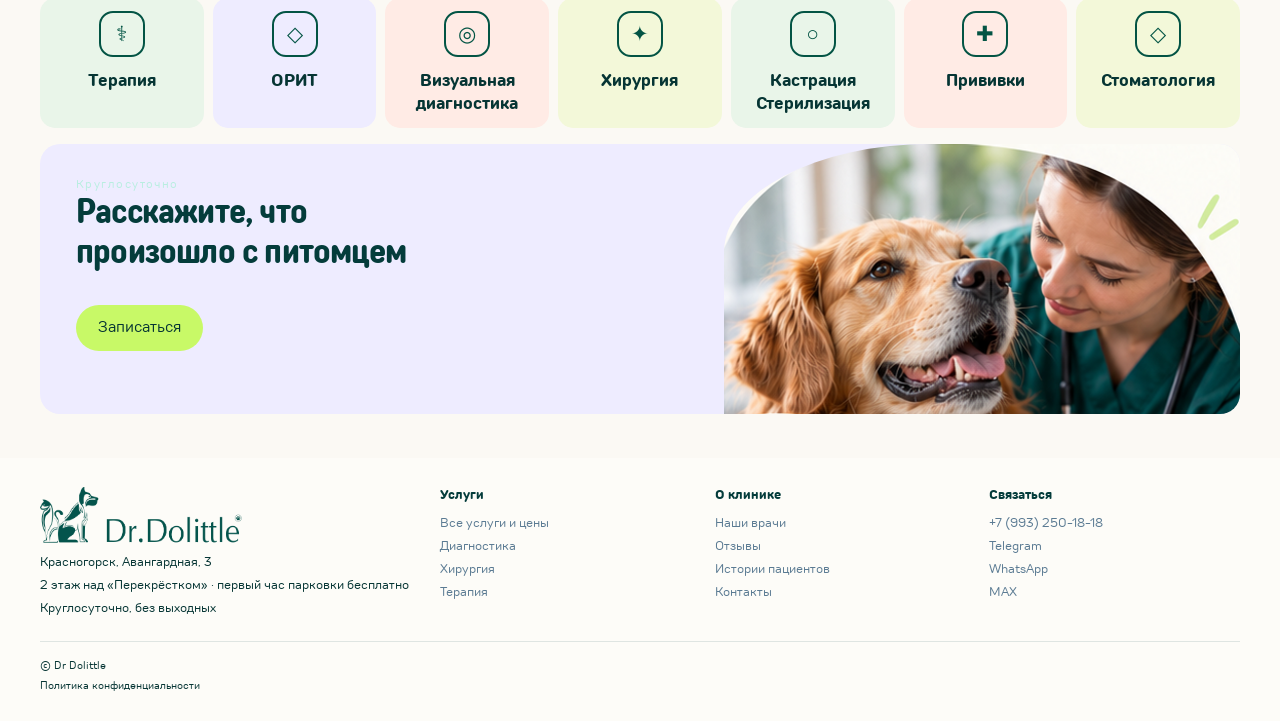
<file: sterilization.html>
<!doctype html><html lang="ru"><head>
<meta charset="utf-8"><meta name="viewport" content="width=device-width,initial-scale=1">
<script>
(function(){
  const id=113015299;
  const isPreview=location.protocol==='https:'&&location.hostname==='dolittle24.ru'&&location.pathname.startsWith('/dr-dolittle-preview/');
  if(isPreview)window.DD_LEAD_ENDPOINT='https://hooks.dolittle24.ru/api/leads';
  const isProduction=!isPreview&&(location.hostname==='dolittle24.ru'||location.hostname==='www.dolittle24.ru');
  window.DD_METRIKA_ID=id;
  window.DD_ANALYTICS_ENABLED=isProduction;
  if(!isProduction)return;
  (function(m,e,t,r,i,k,a){m[i]=m[i]||function(){(m[i].a=m[i].a||[]).push(arguments)};m[i].l=1*new Date();
  for(let j=0;j<document.scripts.length;j++){if(document.scripts[j].src===r)return;}
  k=e.createElement(t),a=e.getElementsByTagName(t)[0],k.async=1,k.src=r,a.parentNode.insertBefore(k,a)})
  (window,document,'script','https://mc.yandex.ru/metrika/tag.js?id='+id,'ym');
  ym(id,'init',{ssr:true,webvisor:true,clickmap:true,referrer:document.referrer,url:location.href,accurateTrackBounce:true,trackLinks:true});
})();
</script>
<title>Стерилизация для животных в Красногорске — Dr Dolittle</title><meta name="description" content="Стерилизация для кошек и собак в круглосуточной ветеринарной клинике Dr Dolittle, Красногорск. Цены, показания, специалисты и запись: +7 (993) 250-18-18.">
<link rel="canonical" href="https://dolittle24.ru/services/sterilization/"><link rel="icon" href="favicon.svg"><link rel="stylesheet" href="styles.css?v=20261008-feedback8"><link rel="stylesheet" href="design-v2.css?v=20261008-feedback8">
<link rel="stylesheet" href="preview-final.css?v=20261008-feedback8">
<meta property="og:type" content="website"><meta property="og:locale" content="ru_RU"><meta property="og:title" content="Стерилизация для животных в Красногорске — Dr Dolittle"><meta property="og:description" content="Стерилизация для кошек и собак в круглосуточной ветеринарной клинике Dr Dolittle, Красногорск. Цены, показания, специалисты и запись: +7 (993) 250-18-18."><meta property="og:url" content="https://dolittle24.ru/services/sterilization/">
<script type="application/ld+json">{"@context":"https://schema.org","@type":"MedicalWebPage","name":"Стерилизация для животных в Красногорске — Dr Dolittle","url":"https://dolittle24.ru/services/sterilization/","inLanguage":"ru-RU","isPartOf":{"@type":"WebSite","name":"Dr Dolittle","url":"https://dolittle24.ru/"},"about":{"@type":"VeterinaryCare","name":"Dr Dolittle","telephone":"+79932501818","address":{"@type":"PostalAddress","streetAddress":"Авангардная улица, 3","addressLocality":"Красногорск","addressRegion":"Московская область","addressCountry":"RU"},"openingHours":"Mo-Su 00:00-23:59"}}</script>
</head><body class="service-page"><main class="page"><header class="topbar"><a class="brand" href="index.html" aria-label="Dr Dolittle — главная"><img class="logo" src="assets/logo-original-green.png" alt="Dr Dolittle"></a><button class="menu-toggle" type="button" aria-label="Открыть меню" aria-expanded="false">☰</button><nav class="nav"><a class="active" href="services.html">Услуги</a><a class="" href="index.html#doctors">Врачи</a><a class="" href="diagnostics.html">Диагностика</a><a class="" href="index.html#reviews">Отзывы</a><a class="" href="index.html#packages">Комплексы</a><a class="" href="blog.html">Блог</a><a class="" href="index.html#contacts">Контакты</a></nav><div class="header-contact"><a class="phone-link" href="tel:+79932501818">☎ +7 (993) 250-18-18<small>Круглосуточно</small></a><div class="header-channels"><a href="https://t.me/drDolittle24" target="_blank" rel="noopener" aria-label="Telegram"><svg viewBox="0 0 24 24" aria-hidden="true"><path d="m21 3-3.4 17-5.2-4-2.6 2.5.4-4.8L19 6 7.4 12.8 2 11z"/></svg></a><a href="https://wa.me/79932501818" target="_blank" rel="noopener" aria-label="WhatsApp"><svg viewBox="0 0 24 24" aria-hidden="true"><path fill="none" stroke="currentColor" stroke-width="1.8" d="M20.5 11.5a9 9 0 0 1-13.4 7.8L3 20.5l1.2-4.1a9 9 0 1 1 16.3-4.9Z"/><path d="M8 7c-2 1-1 4 1 6s5 3 6 1l-2-2-1 1-3-3 1-1z"/></svg></a><a href="https://max.ru/u/f9LHodD0cOIxFHJJWmS7tdGHFyvuRDWd2HFo7OnW0eiXH5-tWgYl-M8U7FQ" target="_blank" rel="noopener" aria-label="MAX"><svg viewBox="0 0 24 24" aria-hidden="true"><path d="M12 2a10 10 0 0 0-9 14l-1 6 6-1A10 10 0 1 0 12 2Zm0 5a5 5 0 1 1-3 9l-2 1 1-3a5 5 0 0 1 4-7Z"/></svg></a></div></div><button class="btn js-book" type="button">Записаться</button></header><nav class="breadcrumbs" aria-label="Хлебные крошки"><a href="index.html">Главная</a><span>›</span><a href="services.html">Услуги</a><span>›</span><span>Стерилизация</span></nav><section class="service-hero service-hero-overlay"><img class="service-hero-bg" src="assets/clinic-user-09.webp" alt="Фото клиники Dr Dolittle" loading="eager"><div class="copy"><div class="eyebrow">Стерилизация кошек и собак</div><h1>Плановая стерилизация с безопасным маршрутом до восстановления</h1><p>Осмотр, обследование по показаниям, анестезиологическое сопровождение и контроль после операции.</p><div class="pill-row"><span class="pill">Согласованный план</span><span class="pill">Газовая анестезия</span><span class="pill">Обезболивание</span><span class="pill">Стационар</span></div><button class="btn js-book" data-context="Стерилизация" type="button">Записаться</button></div></section><section class="section soft" data-section="doctor"><div class="section-head"><div><div class="eyebrow">Специалисты направления</div><h2>Операционная бригада</h2></div><button class="btn doctor-cta js-book" type="button" data-context="Стерилизация">Записаться на консультацию</button></div><div class="direction-team"><article class="direction-person"><img class="direction-portrait" src="assets/kashitsyn-nikolay.jpg" alt="Кашицын Николай Александрович" loading="lazy"><h3>Кашицын Николай Александрович</h3><p>Хирург широкого профиля, ортопед, травматолог, стоматолог · Приём по средам и субботам</p></article><article class="direction-person"><img class="direction-portrait" src="assets/sukharev-artem-edited.png" alt="Сухарев Артём Олегович" loading="lazy"><h3>Сухарев Артём Олегович</h3><p>Анестезиолог, специалист ОРИТ, УЗ-диагност, гастроэнтеролог</p></article><article class="direction-person"><img class="direction-portrait" src="assets/pyatibratova-anna.jpg" alt="Пятибратова Анна Геннадьевна" loading="lazy"><h3>Пятибратова Анна Геннадьевна</h3><p>Ассистент терапии и ОРИТ, операционная сестра</p></article></div></section><section class="section" data-section="symptoms"><div class="two-col"><div><div class="eyebrow">Когда обращаться</div><h2>Симптомы и ситуации</h2><ul class="symptom-list"><li>Плановая стерилизация кошки или собаки</li><li>Патология репродуктивной системы</li><li>Нужна подготовка к операции</li><li>Есть возрастные или кардиологические риски</li><li>Нужно наблюдение после вмешательства</li></ul></div><aside class="notice"><div class="eyebrow light">Срочно</div><h3>Если состояние ухудшается прямо сейчас</h3><p>Позвоните в клинику. Администратор уточнит симптомы, предупредит врача и подскажет, как безопасно доставить пациента.</p><a class="btn emergency-btn" href="tel:+79932501818">Позвонить сейчас</a></aside></div></section><section class="section packages-section" data-section="packages"><div class="section-head"><div><div class="eyebrow">Подходящие комплексы</div><h2>Готовый ответ на задачу владельца</h2></div><a href="index.html#packages">Все комплексы →</a></div><div class="package-inline-grid"><article class="package-card" data-package="preop"><span class="tag">Перед операцией</span><h3>Предоперационное обследование</h3><ul><li>ЭХО сердца</li><li>Общий анализ крови</li><li>Биохимия крови, 30 показателей</li></ul><p class="package-extra">Исследования выполняются до плановой операции.</p><div class="package-economy"><span class="package-separate">По отдельности <b>8 700 ₽</b></span><strong class="package-saving">Выгода 1 900 ₽</strong></div><div class="notin"><b>Не входит:</b> Консультация анестезиолога, операция, препараты.</div><div class="package-bottom"><strong>6 800 ₽</strong><button class="text-button js-book" type="button" data-context="Предоперационное обследование">Записаться →</button></div></article><article class="package-card" data-package="safe_anaesthesia"><span class="tag">Перед операцией · расширенный</span><h3>Безопасная анестезия</h3><ul><li>Предоперационное обследование</li><li>Консультация анестезиолога</li><li>План анестезии и восстановления</li></ul><p class="package-extra">Дополнительные исследования — только по согласованным показаниям.</p><div class="package-economy"><span class="package-separate">По отдельности <b>Индивидуально</b></span><strong class="package-saving">Выгода за счёт единого маршрута</strong></div><div class="notin"><b>Не входит:</b> Операция, препараты и исследования вне состава.</div><div class="package-bottom"><strong>от 8 300 ₽</strong><button class="text-button js-book" type="button" data-context="Безопасная анестезия">Записаться →</button></div></article></div></section><section class="section compact subservices-first" data-section="subservices"><div class="section-head compact-head"><div><div class="eyebrow">Что выполняем</div><h2>Подуслуги направления</h2></div><a href="services.html">Все услуги →</a></div><ul class="subservice-grid compact-subservices"><li class="sub-card"><span class="sub-icon" aria-hidden="true"><svg viewBox="0 0 92 92"><use href="assets/v2-icons.svg#i-stethoscope"/></svg></span><h3>Стерилизация кошки</h3></li><li class="sub-card"><span class="sub-icon" aria-hidden="true"><svg viewBox="0 0 92 92"><use href="assets/v2-icons.svg#i-doctor"/></svg></span><h3>Стерилизация собаки</h3></li><li class="sub-card"><span class="sub-icon" aria-hidden="true"><svg viewBox="0 0 92 92"><use href="assets/v2-icons.svg#i-heart"/></svg></span><h3>Операция при патологии</h3></li><li class="sub-card"><span class="sub-icon" aria-hidden="true"><svg viewBox="0 0 92 92"><use href="assets/v2-icons.svg#i-siren"/></svg></span><h3>Предоперационный check-up</h3></li><li class="sub-card"><span class="sub-icon" aria-hidden="true"><svg viewBox="0 0 92 92"><use href="assets/v2-icons.svg#i-calendar"/></svg></span><h3>Анестезиология</h3></li><li class="sub-card"><span class="sub-icon" aria-hidden="true"><svg viewBox="0 0 92 92"><use href="assets/v2-icons.svg#i-paw"/></svg></span><h3>Стационар</h3></li></ul><div class="subservices-action"><button class="text-button js-book subservices-clarify" data-context="Стерилизация: подуслуги направления" type="button">Уточнить →</button></div></section><section class="section"><div class="eyebrow">Один маршрут</div><h2>Как проходит помощь</h2><div class="route"><article class="route-step"><b>1</b><h3>Осмотр</h3><p>Уточняем состояние и цель обращения.</p></article><article class="route-step"><b>2</b><h3>Обследование</h3><p>Проводим необходимые исследования и обсуждаем варианты.</p></article><article class="route-step"><b>3</b><h3>Операция</h3><p>Согласовываем действия и стоимость до выполнения.</p></article><article class="route-step"><b>4</b><h3>Контроль</h3><p>Контролируем результат и остаёмся на связи.</p></article></div></section><section class="section soft"><div class="two-col"><div><div class="eyebrow">Стоимость</div><h2>Ориентиры по цене</h2><div class="price-list"><div class="price-row"><span>Стерилизация кошки</span><b>7 500 ₽</b></div><div class="price-row"><span>Анестезия при стерилизации кошки</span><b>4 000 ₽</b></div><div class="price-row"><span>Стерилизация собаки до 10 кг</span><b>7 500 ₽</b></div><div class="price-row"><span>Стерилизация собаки 10–20 кг</span><b>13 500 ₽</b></div><div class="price-row"><span>Стерилизация собаки 20–40 кг</span><b>17 500 ₽</b></div><div class="price-row"><span>Стерилизация собаки от 40 кг</span><b>23 000 ₽</b></div></div></div><div class="panel price-explain"><div class="eyebrow">Прозрачность</div><h2>Что влияет на итоговый расчёт</h2><p>До вмешательства согласуем базовый состав и стоимость. Итог может зависеть от состояния пациента, веса, анестезии, расходных материалов и дополнительных исследований.</p><p><b>Ночные вызовы узкого специалиста:</b> 6 000 ₽; вызов операционной бригады — 15 000 ₽. Остальные условия администратор уточняет до визита.</p><button class="btn js-book" data-context="Расчёт стоимости: Стерилизация" type="button">Получить расчёт</button></div></div></section><section class="section"><div class="section-head"><div><div class="eyebrow">Отзывы с Яндекс Карт</div><h2>Что отмечают владельцы</h2></div><a href="https://yandex.ru/maps/org/doktor_dulittl/180405601303/reviews/" target="_blank" rel="noopener">5,0 · 469 оценок →</a></div><div class="reviews-grid compact-reviews"><article class="review"><div class="review-head"><b>Бережное отношение</b><span class="stars">★★★★★</span><span class="yandex">Яндекс</span></div><p>В отзывах владельцы отмечают спокойное обращение с животными, подробные объяснения и связь после приёма.</p></article><article class="review"><div class="review-head"><b>Понятный план</b><span class="stars">★★★★★</span><span class="yandex">Яндекс</span></div><p>Часто упоминают согласование обследований, прозрачное обсуждение следующих действий и стоимости.</p></article></div></section><section class="section compact"><div class="section-head"><div><div class="eyebrow">Связанные направления</div><h2>Все услуги клиники</h2></div></div><div class="service-nav-grid"><a class="service-card " href="therapy.html" style="background:var(--v2-mint)"><div class="icon">⚕</div><strong>Терапия</strong></a><a class="service-card " href="orit.html" style="background:var(--v2-lilac)"><div class="icon">◇</div><strong>ОРИТ</strong></a><a class="service-card " href="diagnostics.html" style="background:var(--v2-peach)"><div class="icon">◎</div><strong>Визуальная диагностика</strong></a><a class="service-card " href="surgery.html" style="background:var(--v2-lime)"><div class="icon">✦</div><strong>Хирургия</strong></a><div class="service-card current" style="background:var(--v2-mint)"><a href="castration.html" style="color:inherit;text-decoration:none"><div class="icon">○</div><strong>Кастрация</strong></a><a href="sterilization.html" style="color:inherit;text-decoration:none"><strong>Стерилизация</strong></a></div><a class="service-card " href="vaccination.html" style="background:var(--v2-peach)"><div class="icon">✚</div><strong>Прививки</strong></a><a class="service-card " href="dentistry.html" style="background:var(--v2-lime)"><div class="icon">◇</div><strong>Стоматология</strong></a></div></section><section class="cta"><div><div class="eyebrow light">Круглосуточно</div><h2>Расскажите, что произошло с питомцем</h2></div><button class="btn btn-orange js-book" data-context="Стерилизация" type="button">Записаться</button></section><footer class="footer" id="contacts"><div class="footer-about"><a href="index.html" aria-label="Dr Dolittle — главная"><img class="logo" src="assets/logo-original-green.png" alt="Dr Dolittle"></a><span>Красногорск, Авангардная, 3</span><span>2 этаж над «Перекрёстком» · первый час парковки бесплатно</span><span>Круглосуточно, без выходных</span></div><div class="footer-links"><b>Услуги</b><a href="services.html">Все услуги и цены</a><a href="diagnostics.html">Диагностика</a><a href="surgery.html">Хирургия</a><a href="therapy.html">Терапия</a></div><div class="footer-links"><b>О клинике</b><a href="index.html#doctors">Наши врачи</a><a href="index.html#reviews">Отзывы</a><a href="blog.html">Истории пациентов</a><a href="index.html#contacts">Контакты</a></div><div class="footer-links"><b>Связаться</b><a href="tel:+79932501818">+7 (993) 250-18-18</a><a href="https://t.me/drDolittle24" target="_blank" rel="noopener">Telegram</a><a href="https://wa.me/79932501818" target="_blank" rel="noopener">WhatsApp</a><a href="https://max.ru/u/f9LHodD0cOIxFHJJWmS7tdGHFyvuRDWd2HFo7OnW0eiXH5-tWgYl-M8U7FQ" target="_blank" rel="noopener">MAX</a></div><div class="footer-legal"><span>© Dr Dolittle</span><a href="privacy.html">Политика конфиденциальности</a></div></footer><nav class="mobile-contacts" aria-label="Быстрая связь с клиникой"><a href="tel:+79932501818" aria-label="Позвонить в клинику"><svg viewBox="0 0 48 48" aria-hidden="true"><use href="assets/v2-icons.svg#i-phone"/></svg><span>Телефон</span></a><a href="https://wa.me/79932501818" target="_blank" rel="noopener" aria-label="Написать в WhatsApp"><svg viewBox="0 0 24 24" aria-hidden="true"><path fill="none" stroke="currentColor" stroke-width="1.8" d="M20.5 11.5a9 9 0 0 1-13.4 7.8L3 20.5l1.2-4.1a9 9 0 1 1 16.3-4.9Z"/><path d="M8 7c-2 1-1 4 1 6s5 3 6 1l-2-2-1 1-3-3 1-1z"/></svg><span>WhatsApp</span></a><a href="https://t.me/drDolittle24" target="_blank" rel="noopener" aria-label="Написать в Telegram"><svg viewBox="0 0 24 24" aria-hidden="true"><path d="m21 3-3.4 17-5.2-4-2.6 2.5.4-4.8L19 6 7.4 12.8 2 11z"/></svg><span>Telegram</span></a><a href="https://max.ru/u/f9LHodD0cOIxFHJJWmS7tdGHFyvuRDWd2HFo7OnW0eiXH5-tWgYl-M8U7FQ" target="_blank" rel="noopener" aria-label="Мессенджер MAX"><svg viewBox="0 0 24 24" aria-hidden="true"><path d="M12 2a10 10 0 0 0-9 14L2 22l6-1a10 10 0 1 0 4-19Zm0 5a5 5 0 1 1-2 9l-3 1 1-3a5 5 0 0 1 4-7Z"/></svg><span>MAX</span></a></nav></main><dialog class="booking-modal" id="booking-modal"><form class="modal-shell"><button class="modal-close" type="button" aria-label="Закрыть форму записи">×</button><div class="eyebrow">Запись в Dr Dolittle</div><h2>Как с вами связаться?</h2><p class="muted">Если состояние острое, сразу позвоните: <a href="tel:+79932501818">+7 (993) 250-18-18</a>.</p><div class="channel-grid"><a class="channel tg" href="https://t.me/drDolittle24" target="_blank"><b>Telegram</b><span>Написать администратору</span></a><a class="channel wa" href="https://wa.me/79932501818" target="_blank"><b>WhatsApp</b><span>Написать по номеру клиники</span></a><a class="channel max" href="https://max.ru/u/f9LHodD0cOIxFHJJWmS7tdGHFyvuRDWd2HFo7OnW0eiXH5-tWgYl-M8U7FQ" target="_blank" rel="noopener"><b>MAX</b><span>Открыть мессенджер</span></a></div><div class="or"><span>или оставьте данные</span></div><div class="form-grid"><label>Ваше имя<input class="ym-disable-keys" name="name" maxlength="120" autocomplete="name" required></label><label>Телефон<input class="ym-disable-keys" name="phone" maxlength="64" type="tel" autocomplete="tel" required placeholder="+7 900 000-00-00"></label><label>Питомец<input class="ym-disable-keys" name="pet" maxlength="120" placeholder="Кот, собака…"></label><label>Направление<select name="service"><option value="Не знаю — нужна помощь" data-code="unknown">Не знаю — нужна помощь</option><option value="Терапия" data-code="therapy">Терапия</option><option value="ОРИТ" data-code="orit">ОРИТ</option><option value="Визуальная диагностика" data-code="diagnostics">Визуальная диагностика</option><option value="Хирургия" data-code="surgery">Хирургия</option><option value="Кастрация" data-code="castration">Кастрация</option><option value="Стерилизация" data-code="sterilization">Стерилизация</option><option value="Прививки" data-code="vaccination">Прививки</option><option value="Стоматология" data-code="unknown">Стоматология</option></select></label><label class="full">Что произошло<textarea class="ym-disable-keys" name="message" maxlength="2000" rows="3" placeholder="Кратко опишите симптомы или цель визита"></textarea></label></div><label class="consent"><input type="checkbox" name="consent" required> Согласен на обработку данных для ответа на обращение</label><button class="btn submit-booking" type="submit">Продолжить в WhatsApp</button><small class="form-note">Форма подготовит сообщение. Отправку вы подтверждаете самостоятельно в WhatsApp.</small></form></dialog><script src="site.js?v=20261008-feedback8"></script></body></html>
</file>
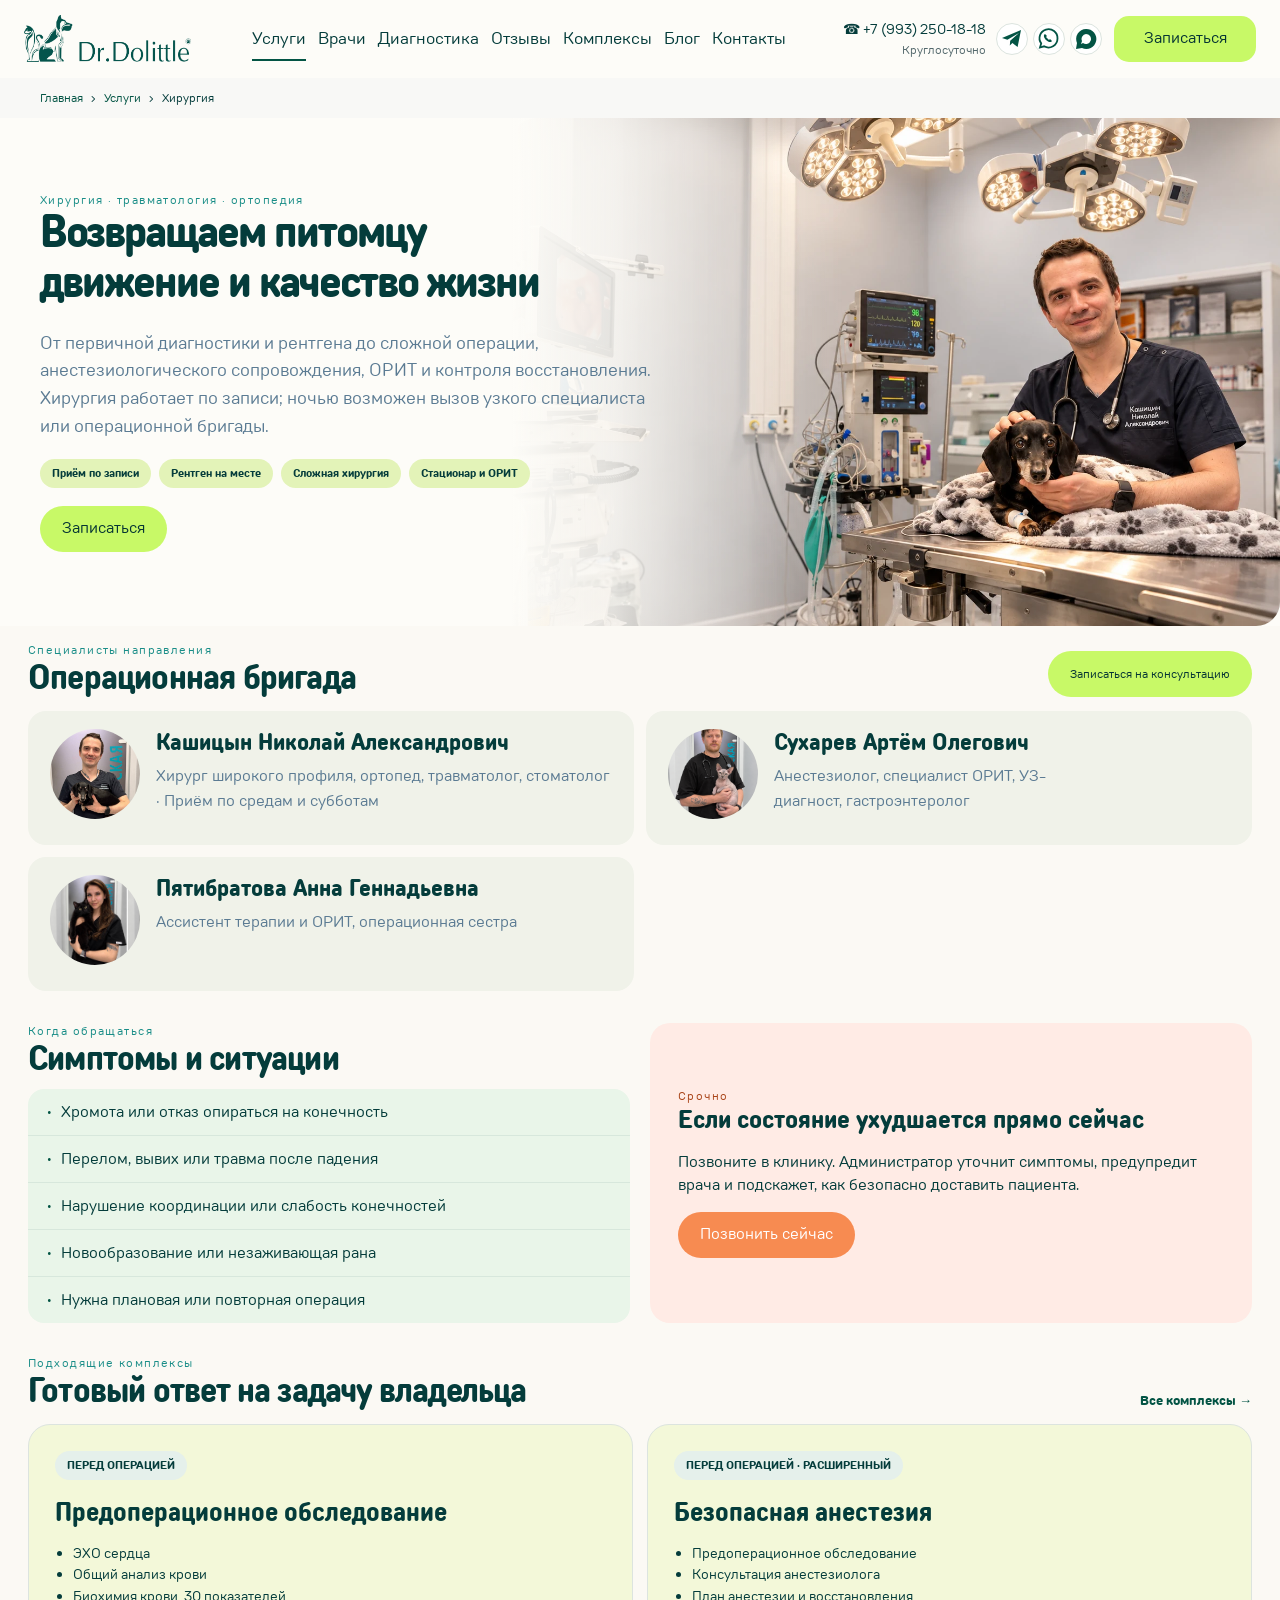
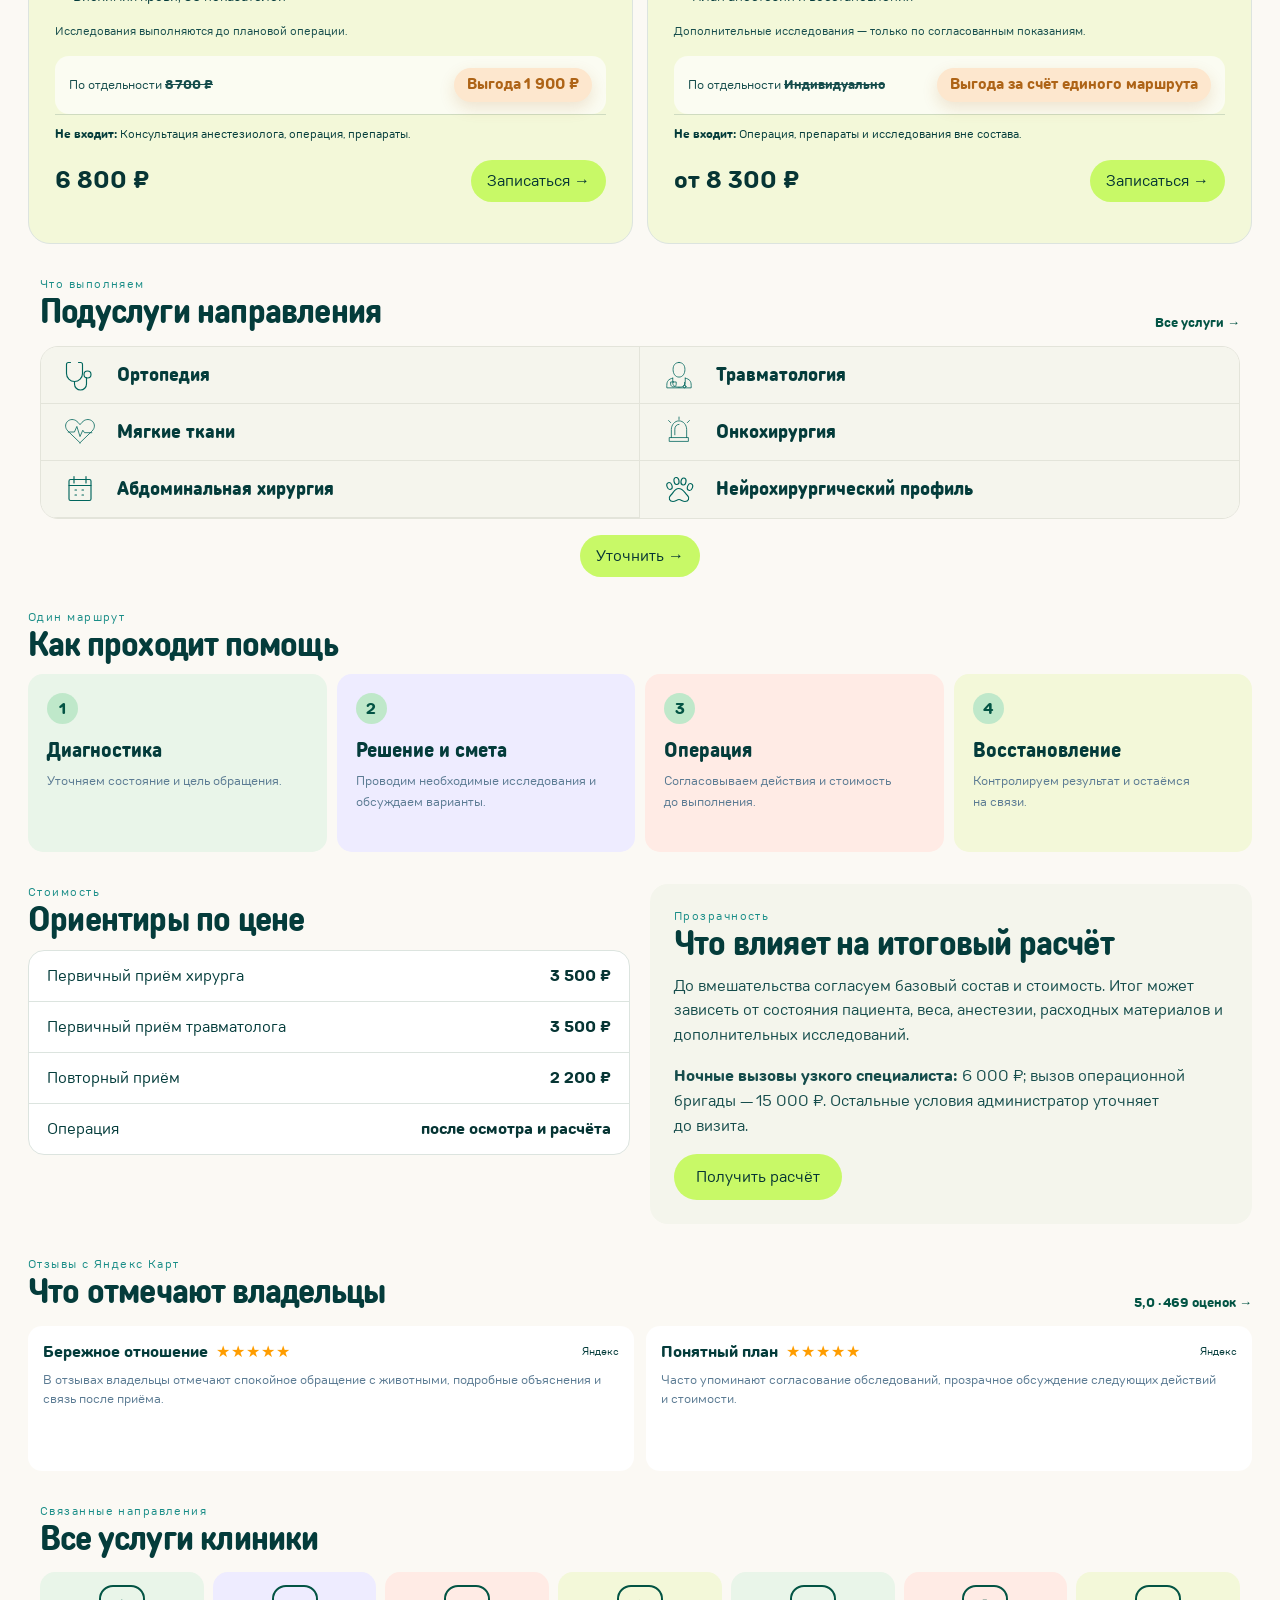
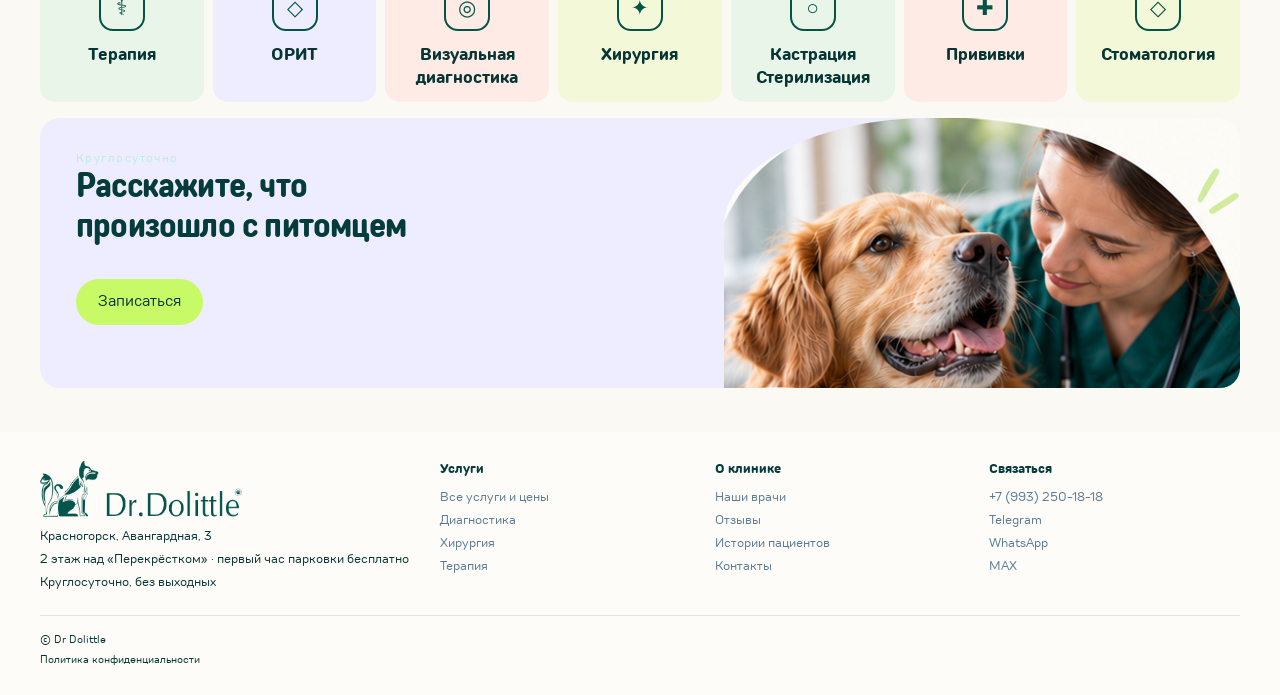
<file: surgery.html>
<!doctype html><html lang="ru"><head>
<meta charset="utf-8"><meta name="viewport" content="width=device-width,initial-scale=1">
<script>
(function(){
  const id=113015299;
  const isPreview=location.protocol==='https:'&&location.hostname==='dolittle24.ru'&&location.pathname.startsWith('/dr-dolittle-preview/');
  if(isPreview)window.DD_LEAD_ENDPOINT='https://hooks.dolittle24.ru/api/leads';
  const isProduction=!isPreview&&(location.hostname==='dolittle24.ru'||location.hostname==='www.dolittle24.ru');
  window.DD_METRIKA_ID=id;
  window.DD_ANALYTICS_ENABLED=isProduction;
  if(!isProduction)return;
  (function(m,e,t,r,i,k,a){m[i]=m[i]||function(){(m[i].a=m[i].a||[]).push(arguments)};m[i].l=1*new Date();
  for(let j=0;j<document.scripts.length;j++){if(document.scripts[j].src===r)return;}
  k=e.createElement(t),a=e.getElementsByTagName(t)[0],k.async=1,k.src=r,a.parentNode.insertBefore(k,a)})
  (window,document,'script','https://mc.yandex.ru/metrika/tag.js?id='+id,'ym');
  ym(id,'init',{ssr:true,webvisor:true,clickmap:true,referrer:document.referrer,url:location.href,accurateTrackBounce:true,trackLinks:true});
})();
</script>
<title>Хирургия для животных в Красногорске — Dr Dolittle</title><meta name="description" content="Хирургия для кошек и собак в круглосуточной ветеринарной клинике Dr Dolittle, Красногорск. Цены, показания, специалисты и запись: +7 (993) 250-18-18.">
<link rel="canonical" href="https://dolittle24.ru/services/surgery/"><link rel="icon" href="favicon.svg"><link rel="stylesheet" href="styles.css?v=20261008-feedback8"><link rel="stylesheet" href="design-v2.css?v=20261008-feedback8">
<link rel="stylesheet" href="preview-final.css?v=20261008-feedback8">
<meta property="og:type" content="website"><meta property="og:locale" content="ru_RU"><meta property="og:title" content="Хирургия для животных в Красногорске — Dr Dolittle"><meta property="og:description" content="Хирургия для кошек и собак в круглосуточной ветеринарной клинике Dr Dolittle, Красногорск. Цены, показания, специалисты и запись: +7 (993) 250-18-18."><meta property="og:url" content="https://dolittle24.ru/services/surgery/">
<script type="application/ld+json">{"@context":"https://schema.org","@type":"MedicalWebPage","name":"Хирургия для животных в Красногорске — Dr Dolittle","url":"https://dolittle24.ru/services/surgery/","inLanguage":"ru-RU","isPartOf":{"@type":"WebSite","name":"Dr Dolittle","url":"https://dolittle24.ru/"},"about":{"@type":"VeterinaryCare","name":"Dr Dolittle","telephone":"+79932501818","address":{"@type":"PostalAddress","streetAddress":"Авангардная улица, 3","addressLocality":"Красногорск","addressRegion":"Московская область","addressCountry":"RU"},"openingHours":"Mo-Su 00:00-23:59"}}</script>
</head><body class="service-page"><main class="page"><header class="topbar"><a class="brand" href="index.html" aria-label="Dr Dolittle — главная"><img class="logo" src="assets/logo-original-green.png" alt="Dr Dolittle"></a><button class="menu-toggle" type="button" aria-label="Открыть меню" aria-expanded="false">☰</button><nav class="nav"><a class="active" href="services.html">Услуги</a><a class="" href="index.html#doctors">Врачи</a><a class="" href="diagnostics.html">Диагностика</a><a class="" href="index.html#reviews">Отзывы</a><a class="" href="index.html#packages">Комплексы</a><a class="" href="blog.html">Блог</a><a class="" href="index.html#contacts">Контакты</a></nav><div class="header-contact"><a class="phone-link" href="tel:+79932501818">☎ +7 (993) 250-18-18<small>Круглосуточно</small></a><div class="header-channels"><a href="https://t.me/drDolittle24" target="_blank" rel="noopener" aria-label="Telegram"><svg viewBox="0 0 24 24" aria-hidden="true"><path d="m21 3-3.4 17-5.2-4-2.6 2.5.4-4.8L19 6 7.4 12.8 2 11z"/></svg></a><a href="https://wa.me/79932501818" target="_blank" rel="noopener" aria-label="WhatsApp"><svg viewBox="0 0 24 24" aria-hidden="true"><path fill="none" stroke="currentColor" stroke-width="1.8" d="M20.5 11.5a9 9 0 0 1-13.4 7.8L3 20.5l1.2-4.1a9 9 0 1 1 16.3-4.9Z"/><path d="M8 7c-2 1-1 4 1 6s5 3 6 1l-2-2-1 1-3-3 1-1z"/></svg></a><a href="https://max.ru/u/f9LHodD0cOIxFHJJWmS7tdGHFyvuRDWd2HFo7OnW0eiXH5-tWgYl-M8U7FQ" target="_blank" rel="noopener" aria-label="MAX"><svg viewBox="0 0 24 24" aria-hidden="true"><path d="M12 2a10 10 0 0 0-9 14l-1 6 6-1A10 10 0 1 0 12 2Zm0 5a5 5 0 1 1-3 9l-2 1 1-3a5 5 0 0 1 4-7Z"/></svg></a></div></div><button class="btn js-book" type="button">Записаться</button></header><nav class="breadcrumbs" aria-label="Хлебные крошки"><a href="index.html">Главная</a><span>›</span><a href="services.html">Услуги</a><span>›</span><span>Хирургия</span></nav><section class="service-hero service-hero-overlay"><img class="service-hero-bg" src="assets/clinic-user-06.webp" alt="Фото клиники Dr Dolittle" loading="eager"><div class="copy"><div class="eyebrow">Хирургия · травматология · ортопедия</div><h1>Возвращаем питомцу движение и качество жизни</h1><p>От первичной диагностики и рентгена до сложной операции, анестезиологического сопровождения, ОРИТ и контроля восстановления. Хирургия работает по записи; ночью возможен вызов узкого специалиста или операционной бригады.</p><div class="pill-row"><span class="pill">Приём по записи</span><span class="pill">Рентген на месте</span><span class="pill">Сложная хирургия</span><span class="pill">Стационар и ОРИТ</span></div><button class="btn js-book" data-context="Хирургия" type="button">Записаться</button></div></section><section class="section soft" data-section="doctor"><div class="section-head"><div><div class="eyebrow">Специалисты направления</div><h2>Операционная бригада</h2></div><button class="btn doctor-cta js-book" type="button" data-context="Хирургия">Записаться на консультацию</button></div><div class="direction-team"><article class="direction-person"><img class="direction-portrait" src="assets/kashitsyn-nikolay.jpg" alt="Кашицын Николай Александрович" loading="lazy"><h3>Кашицын Николай Александрович</h3><p>Хирург широкого профиля, ортопед, травматолог, стоматолог · Приём по средам и субботам</p></article><article class="direction-person"><img class="direction-portrait" src="assets/sukharev-artem-edited.png" alt="Сухарев Артём Олегович" loading="lazy"><h3>Сухарев Артём Олегович</h3><p>Анестезиолог, специалист ОРИТ, УЗ-диагност, гастроэнтеролог</p></article><article class="direction-person"><img class="direction-portrait" src="assets/pyatibratova-anna.jpg" alt="Пятибратова Анна Геннадьевна" loading="lazy"><h3>Пятибратова Анна Геннадьевна</h3><p>Ассистент терапии и ОРИТ, операционная сестра</p></article></div></section><section class="section" data-section="symptoms"><div class="two-col"><div><div class="eyebrow">Когда обращаться</div><h2>Симптомы и ситуации</h2><ul class="symptom-list"><li>Хромота или отказ опираться на конечность</li><li>Перелом, вывих или травма после падения</li><li>Нарушение координации или слабость конечностей</li><li>Новообразование или незаживающая рана</li><li>Нужна плановая или повторная операция</li></ul></div><aside class="notice"><div class="eyebrow light">Срочно</div><h3>Если состояние ухудшается прямо сейчас</h3><p>Позвоните в клинику. Администратор уточнит симптомы, предупредит врача и подскажет, как безопасно доставить пациента.</p><a class="btn emergency-btn" href="tel:+79932501818">Позвонить сейчас</a></aside></div></section><section class="section packages-section" data-section="packages"><div class="section-head"><div><div class="eyebrow">Подходящие комплексы</div><h2>Готовый ответ на задачу владельца</h2></div><a href="index.html#packages">Все комплексы →</a></div><div class="package-inline-grid"><article class="package-card" data-package="preop"><span class="tag">Перед операцией</span><h3>Предоперационное обследование</h3><ul><li>ЭХО сердца</li><li>Общий анализ крови</li><li>Биохимия крови, 30 показателей</li></ul><p class="package-extra">Исследования выполняются до плановой операции.</p><div class="package-economy"><span class="package-separate">По отдельности <b>8 700 ₽</b></span><strong class="package-saving">Выгода 1 900 ₽</strong></div><div class="notin"><b>Не входит:</b> Консультация анестезиолога, операция, препараты.</div><div class="package-bottom"><strong>6 800 ₽</strong><button class="text-button js-book" type="button" data-context="Предоперационное обследование">Записаться →</button></div></article><article class="package-card" data-package="safe_anaesthesia"><span class="tag">Перед операцией · расширенный</span><h3>Безопасная анестезия</h3><ul><li>Предоперационное обследование</li><li>Консультация анестезиолога</li><li>План анестезии и восстановления</li></ul><p class="package-extra">Дополнительные исследования — только по согласованным показаниям.</p><div class="package-economy"><span class="package-separate">По отдельности <b>Индивидуально</b></span><strong class="package-saving">Выгода за счёт единого маршрута</strong></div><div class="notin"><b>Не входит:</b> Операция, препараты и исследования вне состава.</div><div class="package-bottom"><strong>от 8 300 ₽</strong><button class="text-button js-book" type="button" data-context="Безопасная анестезия">Записаться →</button></div></article></div></section><section class="section compact subservices-first" data-section="subservices"><div class="section-head compact-head"><div><div class="eyebrow">Что выполняем</div><h2>Подуслуги направления</h2></div><a href="services.html">Все услуги →</a></div><ul class="subservice-grid compact-subservices"><li class="sub-card"><span class="sub-icon" aria-hidden="true"><svg viewBox="0 0 92 92"><use href="assets/v2-icons.svg#i-stethoscope"/></svg></span><h3>Ортопедия</h3></li><li class="sub-card"><span class="sub-icon" aria-hidden="true"><svg viewBox="0 0 92 92"><use href="assets/v2-icons.svg#i-doctor"/></svg></span><h3>Травматология</h3></li><li class="sub-card"><span class="sub-icon" aria-hidden="true"><svg viewBox="0 0 92 92"><use href="assets/v2-icons.svg#i-heart"/></svg></span><h3>Мягкие ткани</h3></li><li class="sub-card"><span class="sub-icon" aria-hidden="true"><svg viewBox="0 0 92 92"><use href="assets/v2-icons.svg#i-siren"/></svg></span><h3>Онкохирургия</h3></li><li class="sub-card"><span class="sub-icon" aria-hidden="true"><svg viewBox="0 0 92 92"><use href="assets/v2-icons.svg#i-calendar"/></svg></span><h3>Абдоминальная хирургия</h3></li><li class="sub-card"><span class="sub-icon" aria-hidden="true"><svg viewBox="0 0 92 92"><use href="assets/v2-icons.svg#i-paw"/></svg></span><h3>Нейрохирургический профиль</h3></li></ul><div class="subservices-action"><button class="text-button js-book subservices-clarify" data-context="Хирургия: подуслуги направления" type="button">Уточнить →</button></div></section><section class="section"><div class="eyebrow">Один маршрут</div><h2>Как проходит помощь</h2><div class="route"><article class="route-step"><b>1</b><h3>Диагностика</h3><p>Уточняем состояние и цель обращения.</p></article><article class="route-step"><b>2</b><h3>Решение и смета</h3><p>Проводим необходимые исследования и обсуждаем варианты.</p></article><article class="route-step"><b>3</b><h3>Операция</h3><p>Согласовываем действия и стоимость до выполнения.</p></article><article class="route-step"><b>4</b><h3>Восстановление</h3><p>Контролируем результат и остаёмся на связи.</p></article></div></section><section class="section soft"><div class="two-col"><div><div class="eyebrow">Стоимость</div><h2>Ориентиры по цене</h2><div class="price-list"><div class="price-row"><span>Первичный приём хирурга</span><b>3 500 ₽</b></div><div class="price-row"><span>Первичный приём травматолога</span><b>3 500 ₽</b></div><div class="price-row"><span>Повторный приём</span><b>2 200 ₽</b></div><div class="price-row"><span>Операция</span><b>после осмотра и расчёта</b></div></div></div><div class="panel price-explain"><div class="eyebrow">Прозрачность</div><h2>Что влияет на итоговый расчёт</h2><p>До вмешательства согласуем базовый состав и стоимость. Итог может зависеть от состояния пациента, веса, анестезии, расходных материалов и дополнительных исследований.</p><p><b>Ночные вызовы узкого специалиста:</b> 6 000 ₽; вызов операционной бригады — 15 000 ₽. Остальные условия администратор уточняет до визита.</p><button class="btn js-book" data-context="Расчёт стоимости: Хирургия" type="button">Получить расчёт</button></div></div></section><section class="section"><div class="section-head"><div><div class="eyebrow">Отзывы с Яндекс Карт</div><h2>Что отмечают владельцы</h2></div><a href="https://yandex.ru/maps/org/doktor_dulittl/180405601303/reviews/" target="_blank" rel="noopener">5,0 · 469 оценок →</a></div><div class="reviews-grid compact-reviews"><article class="review"><div class="review-head"><b>Бережное отношение</b><span class="stars">★★★★★</span><span class="yandex">Яндекс</span></div><p>В отзывах владельцы отмечают спокойное обращение с животными, подробные объяснения и связь после приёма.</p></article><article class="review"><div class="review-head"><b>Понятный план</b><span class="stars">★★★★★</span><span class="yandex">Яндекс</span></div><p>Часто упоминают согласование обследований, прозрачное обсуждение следующих действий и стоимости.</p></article></div></section><section class="section compact"><div class="section-head"><div><div class="eyebrow">Связанные направления</div><h2>Все услуги клиники</h2></div></div><div class="service-nav-grid"><a class="service-card " href="therapy.html" style="background:var(--v2-mint)"><div class="icon">⚕</div><strong>Терапия</strong></a><a class="service-card " href="orit.html" style="background:var(--v2-lilac)"><div class="icon">◇</div><strong>ОРИТ</strong></a><a class="service-card " href="diagnostics.html" style="background:var(--v2-peach)"><div class="icon">◎</div><strong>Визуальная диагностика</strong></a><a class="service-card current" href="surgery.html" style="background:var(--v2-lime)"><div class="icon">✦</div><strong>Хирургия</strong></a><div class="service-card" style="background:var(--v2-mint)"><a href="castration.html" style="color:inherit;text-decoration:none"><div class="icon">○</div><strong>Кастрация</strong></a><a href="sterilization.html" style="color:inherit;text-decoration:none"><strong>Стерилизация</strong></a></div><a class="service-card " href="vaccination.html" style="background:var(--v2-peach)"><div class="icon">✚</div><strong>Прививки</strong></a><a class="service-card " href="dentistry.html" style="background:var(--v2-lime)"><div class="icon">◇</div><strong>Стоматология</strong></a></div></section><section class="cta"><div><div class="eyebrow light">Круглосуточно</div><h2>Расскажите, что произошло с питомцем</h2></div><button class="btn btn-orange js-book" data-context="Хирургия" type="button">Записаться</button></section><footer class="footer" id="contacts"><div class="footer-about"><a href="index.html" aria-label="Dr Dolittle — главная"><img class="logo" src="assets/logo-original-green.png" alt="Dr Dolittle"></a><span>Красногорск, Авангардная, 3</span><span>2 этаж над «Перекрёстком» · первый час парковки бесплатно</span><span>Круглосуточно, без выходных</span></div><div class="footer-links"><b>Услуги</b><a href="services.html">Все услуги и цены</a><a href="diagnostics.html">Диагностика</a><a href="surgery.html">Хирургия</a><a href="therapy.html">Терапия</a></div><div class="footer-links"><b>О клинике</b><a href="index.html#doctors">Наши врачи</a><a href="index.html#reviews">Отзывы</a><a href="blog.html">Истории пациентов</a><a href="index.html#contacts">Контакты</a></div><div class="footer-links"><b>Связаться</b><a href="tel:+79932501818">+7 (993) 250-18-18</a><a href="https://t.me/drDolittle24" target="_blank" rel="noopener">Telegram</a><a href="https://wa.me/79932501818" target="_blank" rel="noopener">WhatsApp</a><a href="https://max.ru/u/f9LHodD0cOIxFHJJWmS7tdGHFyvuRDWd2HFo7OnW0eiXH5-tWgYl-M8U7FQ" target="_blank" rel="noopener">MAX</a></div><div class="footer-legal"><span>© Dr Dolittle</span><a href="privacy.html">Политика конфиденциальности</a></div></footer><nav class="mobile-contacts" aria-label="Быстрая связь с клиникой"><a href="tel:+79932501818" aria-label="Позвонить в клинику"><svg viewBox="0 0 48 48" aria-hidden="true"><use href="assets/v2-icons.svg#i-phone"/></svg><span>Телефон</span></a><a href="https://wa.me/79932501818" target="_blank" rel="noopener" aria-label="Написать в WhatsApp"><svg viewBox="0 0 24 24" aria-hidden="true"><path fill="none" stroke="currentColor" stroke-width="1.8" d="M20.5 11.5a9 9 0 0 1-13.4 7.8L3 20.5l1.2-4.1a9 9 0 1 1 16.3-4.9Z"/><path d="M8 7c-2 1-1 4 1 6s5 3 6 1l-2-2-1 1-3-3 1-1z"/></svg><span>WhatsApp</span></a><a href="https://t.me/drDolittle24" target="_blank" rel="noopener" aria-label="Написать в Telegram"><svg viewBox="0 0 24 24" aria-hidden="true"><path d="m21 3-3.4 17-5.2-4-2.6 2.5.4-4.8L19 6 7.4 12.8 2 11z"/></svg><span>Telegram</span></a><a href="https://max.ru/u/f9LHodD0cOIxFHJJWmS7tdGHFyvuRDWd2HFo7OnW0eiXH5-tWgYl-M8U7FQ" target="_blank" rel="noopener" aria-label="Мессенджер MAX"><svg viewBox="0 0 24 24" aria-hidden="true"><path d="M12 2a10 10 0 0 0-9 14L2 22l6-1a10 10 0 1 0 4-19Zm0 5a5 5 0 1 1-2 9l-3 1 1-3a5 5 0 0 1 4-7Z"/></svg><span>MAX</span></a></nav></main><dialog class="booking-modal" id="booking-modal"><form class="modal-shell"><button class="modal-close" type="button" aria-label="Закрыть форму записи">×</button><div class="eyebrow">Запись в Dr Dolittle</div><h2>Как с вами связаться?</h2><p class="muted">Если состояние острое, сразу позвоните: <a href="tel:+79932501818">+7 (993) 250-18-18</a>.</p><div class="channel-grid"><a class="channel tg" href="https://t.me/drDolittle24" target="_blank"><b>Telegram</b><span>Написать администратору</span></a><a class="channel wa" href="https://wa.me/79932501818" target="_blank"><b>WhatsApp</b><span>Написать по номеру клиники</span></a><a class="channel max" href="https://max.ru/u/f9LHodD0cOIxFHJJWmS7tdGHFyvuRDWd2HFo7OnW0eiXH5-tWgYl-M8U7FQ" target="_blank" rel="noopener"><b>MAX</b><span>Открыть мессенджер</span></a></div><div class="or"><span>или оставьте данные</span></div><div class="form-grid"><label>Ваше имя<input class="ym-disable-keys" name="name" maxlength="120" autocomplete="name" required></label><label>Телефон<input class="ym-disable-keys" name="phone" maxlength="64" type="tel" autocomplete="tel" required placeholder="+7 900 000-00-00"></label><label>Питомец<input class="ym-disable-keys" name="pet" maxlength="120" placeholder="Кот, собака…"></label><label>Направление<select name="service"><option value="Не знаю — нужна помощь" data-code="unknown">Не знаю — нужна помощь</option><option value="Терапия" data-code="therapy">Терапия</option><option value="ОРИТ" data-code="orit">ОРИТ</option><option value="Визуальная диагностика" data-code="diagnostics">Визуальная диагностика</option><option value="Хирургия" data-code="surgery">Хирургия</option><option value="Кастрация" data-code="castration">Кастрация</option><option value="Стерилизация" data-code="sterilization">Стерилизация</option><option value="Прививки" data-code="vaccination">Прививки</option><option value="Стоматология" data-code="unknown">Стоматология</option></select></label><label class="full">Что произошло<textarea class="ym-disable-keys" name="message" maxlength="2000" rows="3" placeholder="Кратко опишите симптомы или цель визита"></textarea></label></div><label class="consent"><input type="checkbox" name="consent" required> Согласен на обработку данных для ответа на обращение</label><button class="btn submit-booking" type="submit">Продолжить в WhatsApp</button><small class="form-note">Форма подготовит сообщение. Отправку вы подтверждаете самостоятельно в WhatsApp.</small></form></dialog><script src="site.js?v=20261008-feedback8"></script></body></html>
</file>
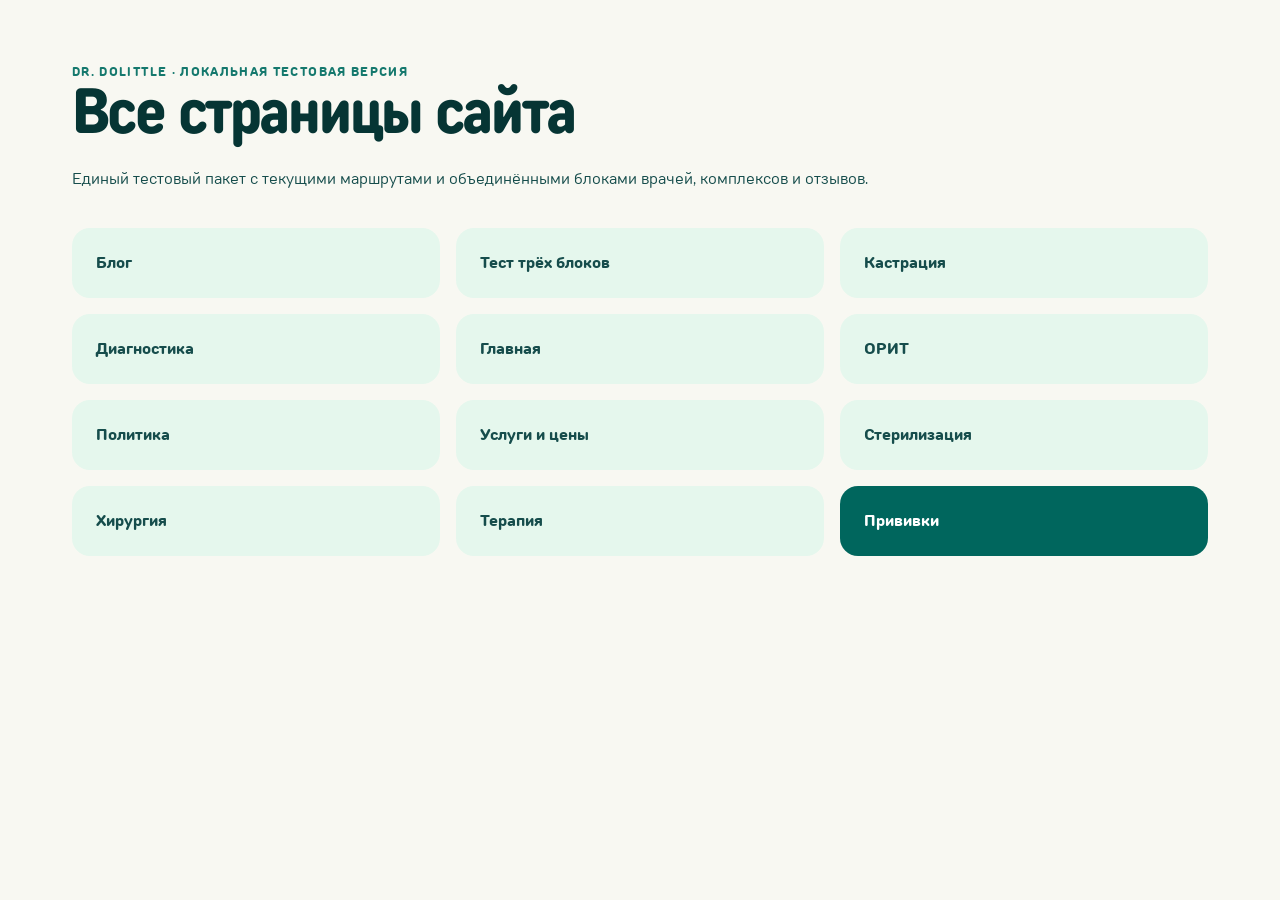
<file: test-all.html>
<!doctype html><html lang="ru"><head><meta charset="utf-8"><meta name="viewport" content="width=device-width,initial-scale=1"><title>Dr. Dolittle — тестовая версия всех страниц</title><link rel="stylesheet" href="styles.css?v=20261008-feedback8"><style>body{margin:0;background:#f8f8f2;color:#164d4c;font-family:"TT Rounds Neue Trial",Arial,sans-serif}.hub{max-width:1200px;margin:auto;padding:64px 32px}.eyebrow{color:#14786d}.hub h1{font-family:"TT Rounds Neue Cmd Bold",Arial,sans-serif;font-size:clamp(38px,5vw,70px);color:#063534}.links{display:grid;grid-template-columns:repeat(3,1fr);gap:16px;margin-top:36px}.links a{padding:24px;border-radius:18px;background:#e5f7ed;color:#164d4c;text-decoration:none;font-weight:700}.links a:last-child{background:#00665d;color:#fff}@media(max-width:760px){.hub{padding:32px 20px}.links{grid-template-columns:1fr}}</style></head><body><main class="hub"><div class="eyebrow">Dr. Dolittle · локальная тестовая версия</div><h1>Все страницы сайта</h1><p>Единый тестовый пакет с текущими маршрутами и объединёнными блоками врачей, комплексов и отзывов.</p><nav class="links"><a href="blog.html">Блог</a><a href="carousel-test.html">Тест трёх блоков</a><a href="castration.html">Кастрация</a><a href="diagnostics.html">Диагностика</a><a href="index.html">Главная</a><a href="orit.html">ОРИТ</a><a href="privacy.html">Политика</a><a href="services.html">Услуги и цены</a><a href="sterilization.html">Стерилизация</a><a href="surgery.html">Хирургия</a><a href="therapy.html">Терапия</a><a href="vaccination.html">Прививки</a></nav></main><script src="site.js?v=20261008-feedback8"></script></body></html>
</file>
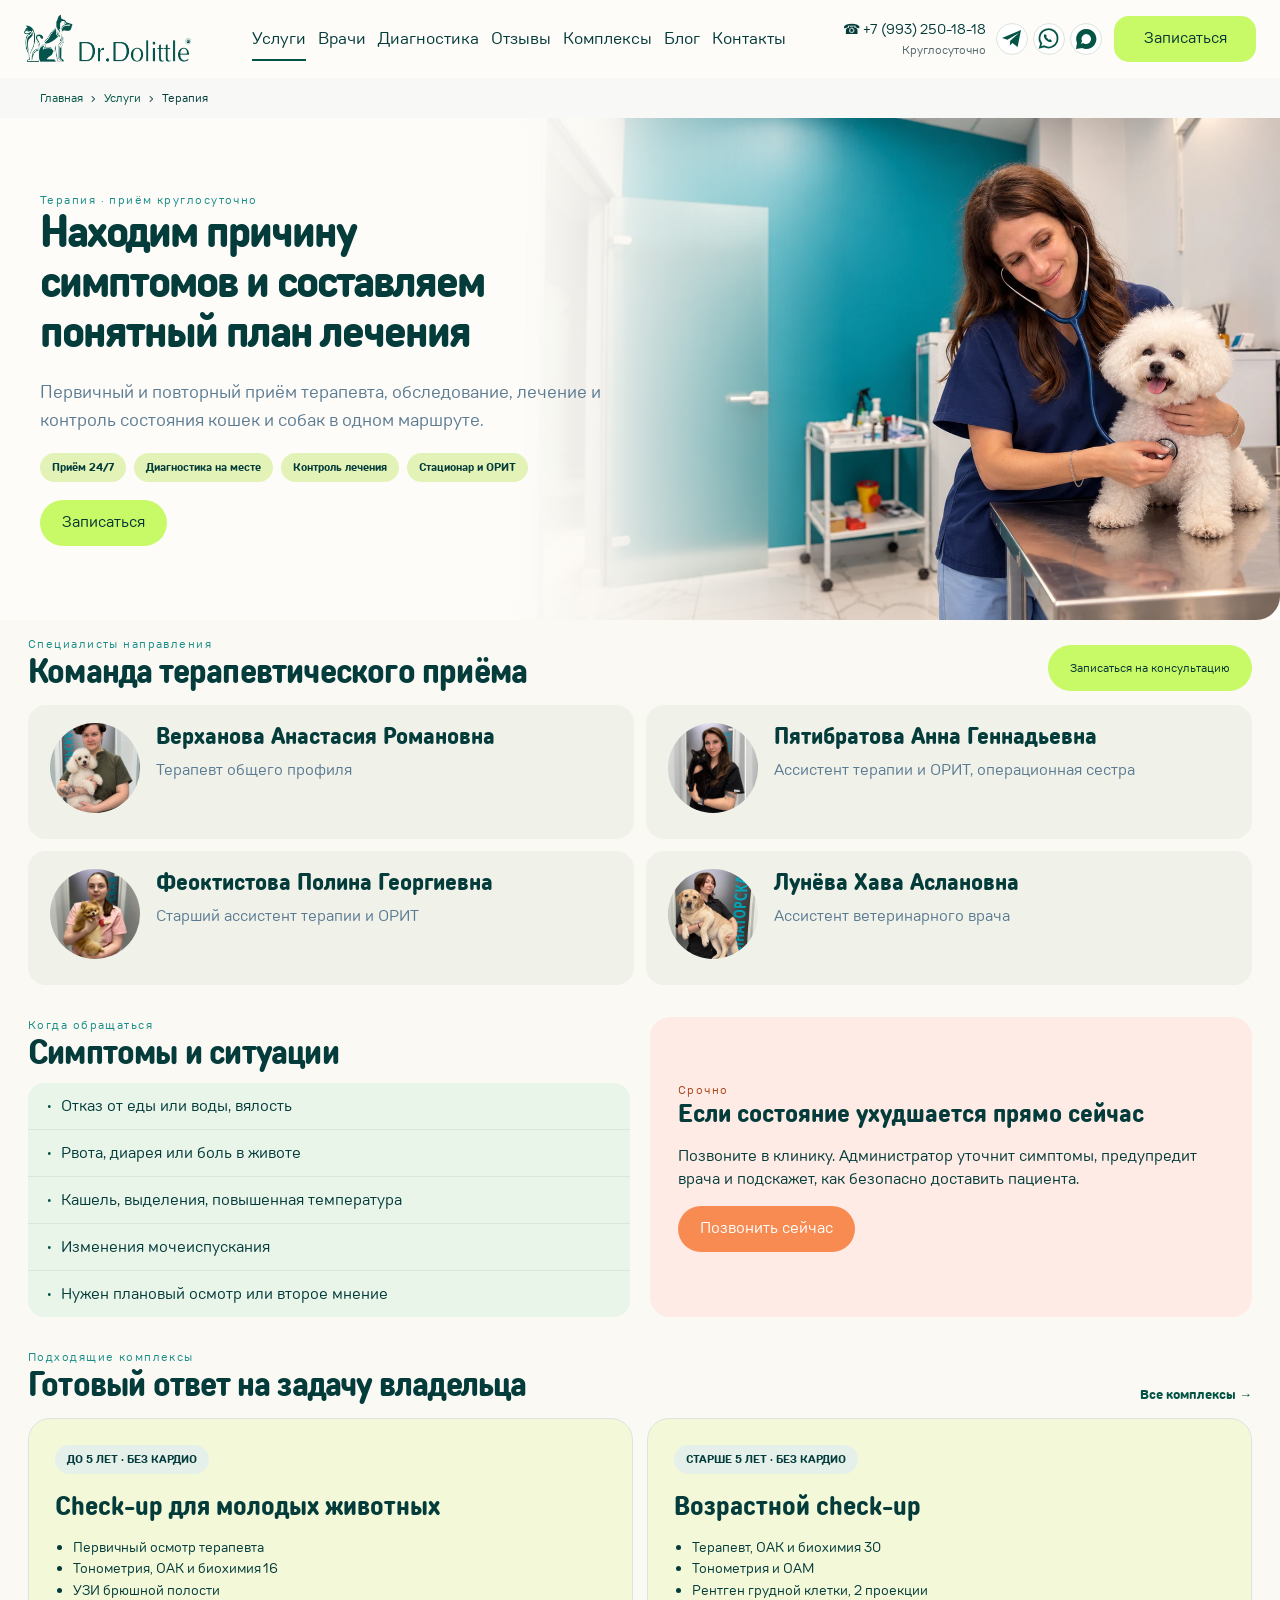
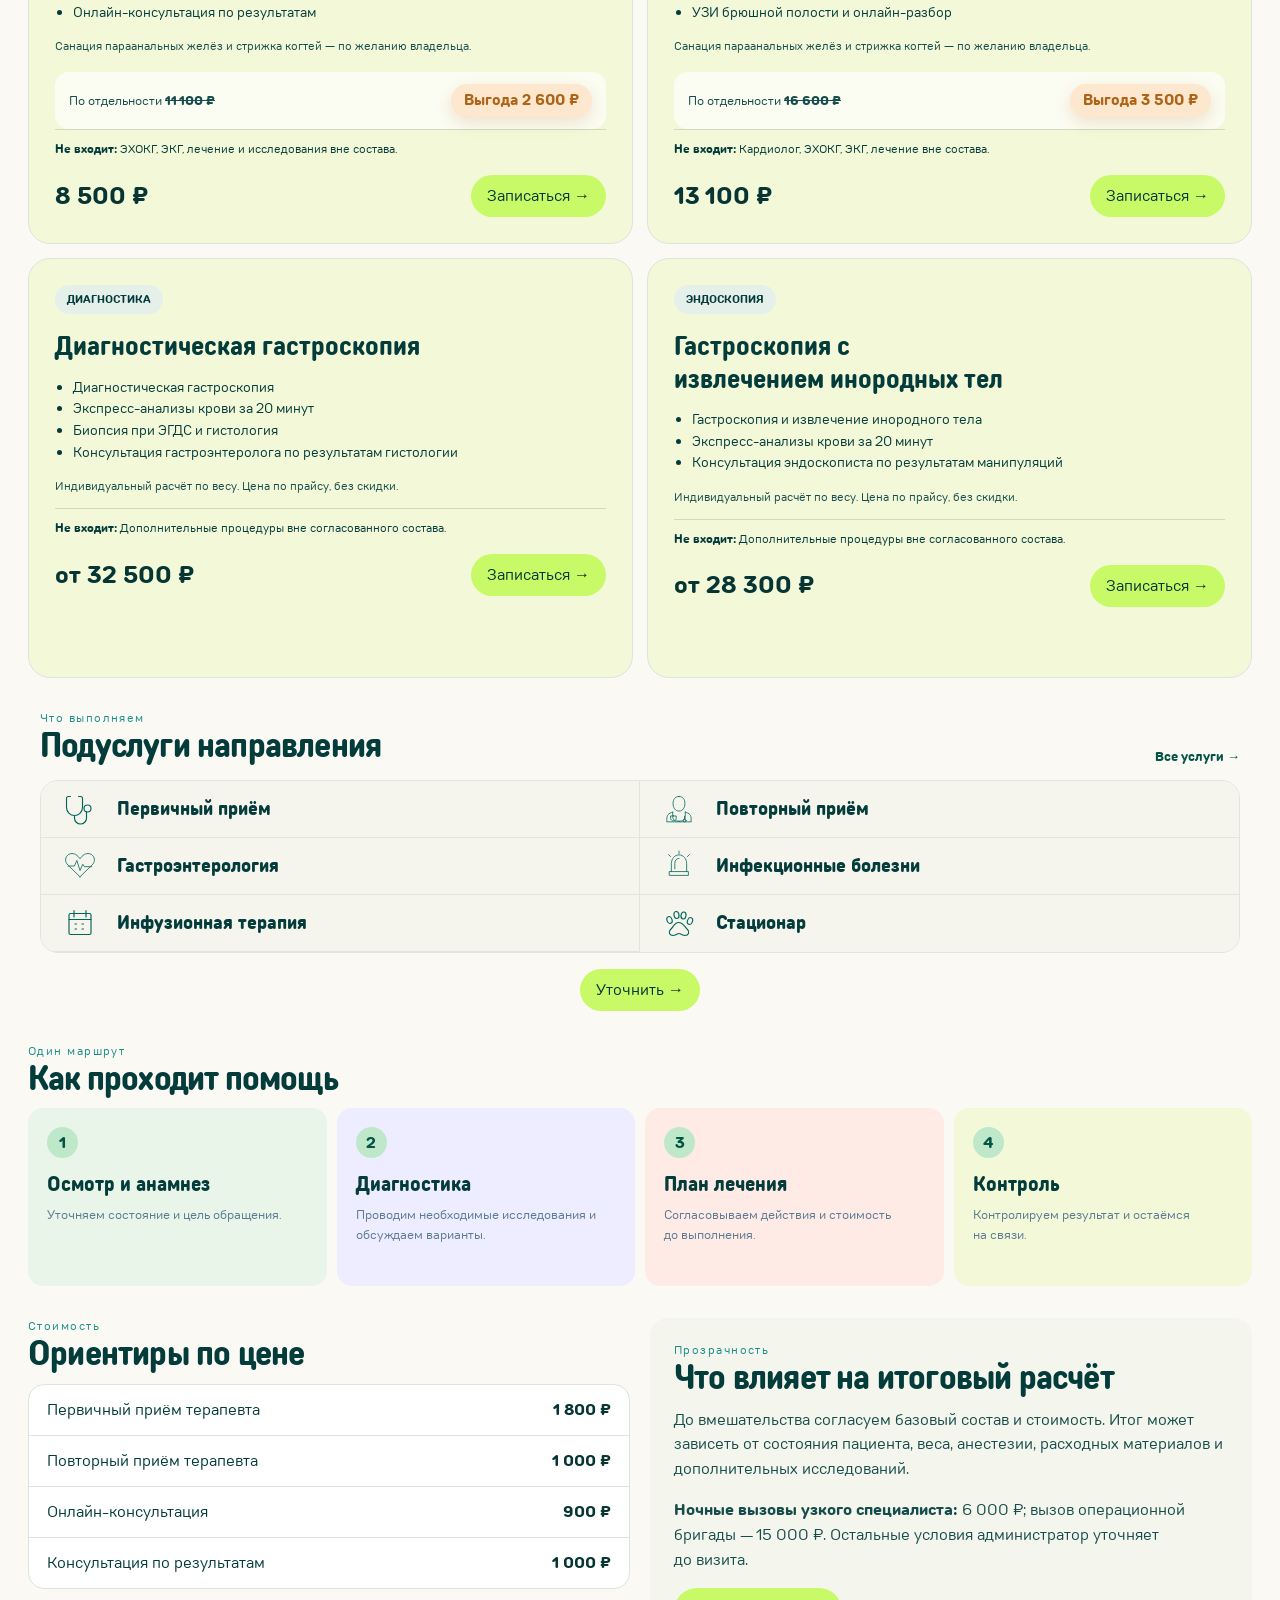
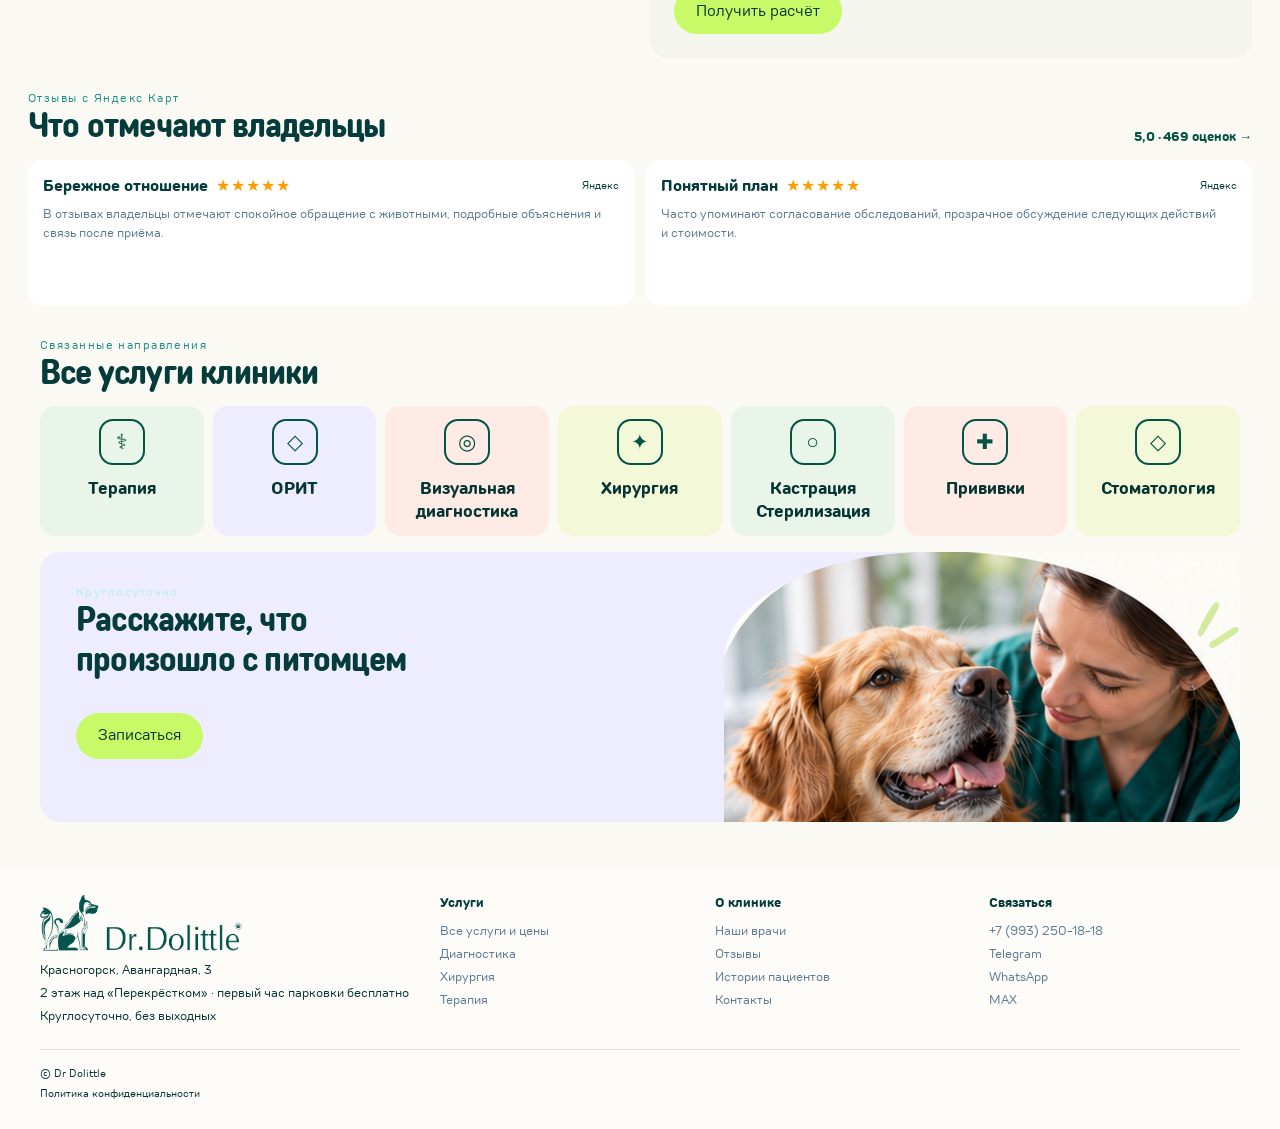
<file: therapy.html>
<!doctype html><html lang="ru"><head>
<meta charset="utf-8"><meta name="viewport" content="width=device-width,initial-scale=1">
<script>
(function(){
  const id=113015299;
  const isPreview=location.protocol==='https:'&&location.hostname==='dolittle24.ru'&&location.pathname.startsWith('/dr-dolittle-preview/');
  if(isPreview)window.DD_LEAD_ENDPOINT='https://hooks.dolittle24.ru/api/leads';
  const isProduction=!isPreview&&(location.hostname==='dolittle24.ru'||location.hostname==='www.dolittle24.ru');
  window.DD_METRIKA_ID=id;
  window.DD_ANALYTICS_ENABLED=isProduction;
  if(!isProduction)return;
  (function(m,e,t,r,i,k,a){m[i]=m[i]||function(){(m[i].a=m[i].a||[]).push(arguments)};m[i].l=1*new Date();
  for(let j=0;j<document.scripts.length;j++){if(document.scripts[j].src===r)return;}
  k=e.createElement(t),a=e.getElementsByTagName(t)[0],k.async=1,k.src=r,a.parentNode.insertBefore(k,a)})
  (window,document,'script','https://mc.yandex.ru/metrika/tag.js?id='+id,'ym');
  ym(id,'init',{ssr:true,webvisor:true,clickmap:true,referrer:document.referrer,url:location.href,accurateTrackBounce:true,trackLinks:true});
})();
</script>
<title>Терапия для животных в Красногорске — Dr Dolittle 24/7</title><meta name="description" content="Терапия для кошек и собак в круглосуточной ветеринарной клинике Dr Dolittle, Красногорск. Цены, показания, специалисты и запись: +7 (993) 250-18-18.">
<link rel="canonical" href="https://dolittle24.ru/services/therapy/"><link rel="icon" href="favicon.svg"><link rel="stylesheet" href="styles.css?v=20261008-feedback8"><link rel="stylesheet" href="design-v2.css?v=20261008-feedback8">
<link rel="stylesheet" href="preview-final.css?v=20261008-feedback8">
<meta property="og:type" content="website"><meta property="og:locale" content="ru_RU"><meta property="og:title" content="Терапия для животных в Красногорске — Dr Dolittle 24/7"><meta property="og:description" content="Терапия для кошек и собак в круглосуточной ветеринарной клинике Dr Dolittle, Красногорск. Цены, показания, специалисты и запись: +7 (993) 250-18-18."><meta property="og:url" content="https://dolittle24.ru/services/therapy/">
<script type="application/ld+json">{"@context":"https://schema.org","@type":"MedicalWebPage","name":"Терапия для животных в Красногорске — Dr Dolittle 24/7","url":"https://dolittle24.ru/services/therapy/","inLanguage":"ru-RU","isPartOf":{"@type":"WebSite","name":"Dr Dolittle","url":"https://dolittle24.ru/"},"about":{"@type":"VeterinaryCare","name":"Dr Dolittle","telephone":"+79932501818","address":{"@type":"PostalAddress","streetAddress":"Авангардная улица, 3","addressLocality":"Красногорск","addressRegion":"Московская область","addressCountry":"RU"},"openingHours":"Mo-Su 00:00-23:59"}}</script>
</head><body class="service-page"><main class="page"><header class="topbar"><a class="brand" href="index.html" aria-label="Dr Dolittle — главная"><img class="logo" src="assets/logo-original-green.png" alt="Dr Dolittle"></a><button class="menu-toggle" type="button" aria-label="Открыть меню" aria-expanded="false">☰</button><nav class="nav"><a class="active" href="services.html">Услуги</a><a class="" href="index.html#doctors">Врачи</a><a class="" href="diagnostics.html">Диагностика</a><a class="" href="index.html#reviews">Отзывы</a><a class="" href="index.html#packages">Комплексы</a><a class="" href="blog.html">Блог</a><a class="" href="index.html#contacts">Контакты</a></nav><div class="header-contact"><a class="phone-link" href="tel:+79932501818">☎ +7 (993) 250-18-18<small>Круглосуточно</small></a><div class="header-channels"><a href="https://t.me/drDolittle24" target="_blank" rel="noopener" aria-label="Telegram"><svg viewBox="0 0 24 24" aria-hidden="true"><path d="m21 3-3.4 17-5.2-4-2.6 2.5.4-4.8L19 6 7.4 12.8 2 11z"/></svg></a><a href="https://wa.me/79932501818" target="_blank" rel="noopener" aria-label="WhatsApp"><svg viewBox="0 0 24 24" aria-hidden="true"><path fill="none" stroke="currentColor" stroke-width="1.8" d="M20.5 11.5a9 9 0 0 1-13.4 7.8L3 20.5l1.2-4.1a9 9 0 1 1 16.3-4.9Z"/><path d="M8 7c-2 1-1 4 1 6s5 3 6 1l-2-2-1 1-3-3 1-1z"/></svg></a><a href="https://max.ru/u/f9LHodD0cOIxFHJJWmS7tdGHFyvuRDWd2HFo7OnW0eiXH5-tWgYl-M8U7FQ" target="_blank" rel="noopener" aria-label="MAX"><svg viewBox="0 0 24 24" aria-hidden="true"><path d="M12 2a10 10 0 0 0-9 14l-1 6 6-1A10 10 0 1 0 12 2Zm0 5a5 5 0 1 1-3 9l-2 1 1-3a5 5 0 0 1 4-7Z"/></svg></a></div></div><button class="btn js-book" type="button">Записаться</button></header><nav class="breadcrumbs" aria-label="Хлебные крошки"><a href="index.html">Главная</a><span>›</span><a href="services.html">Услуги</a><span>›</span><span>Терапия</span></nav><section class="service-hero service-hero-overlay"><img class="service-hero-bg" src="assets/clinic-user-03.webp" alt="Фото клиники Dr Dolittle" loading="eager"><div class="copy"><div class="eyebrow">Терапия · приём круглосуточно</div><h1>Находим причину симптомов и составляем понятный план лечения</h1><p>Первичный и повторный приём терапевта, обследование, лечение и контроль состояния кошек и собак в одном маршруте.</p><div class="pill-row"><span class="pill">Приём 24/7</span><span class="pill">Диагностика на месте</span><span class="pill">Контроль лечения</span><span class="pill">Стационар и ОРИТ</span></div><button class="btn js-book" data-context="Терапия" type="button">Записаться</button></div></section><section class="section soft" data-section="doctor"><div class="section-head"><div><div class="eyebrow">Специалисты направления</div><h2>Команда терапевтического приёма</h2></div><button class="btn doctor-cta js-book" type="button" data-context="Терапия">Записаться на консультацию</button></div><div class="direction-team"><article class="direction-person"><img class="direction-portrait" src="assets/verkhanova-anastasia.jpg" alt="Верханова Анастасия Романовна" loading="lazy"><h3>Верханова Анастасия Романовна</h3><p>Терапевт общего профиля</p></article><article class="direction-person"><img class="direction-portrait" src="assets/pyatibratova-anna.jpg" alt="Пятибратова Анна Геннадьевна" loading="lazy"><h3>Пятибратова Анна Геннадьевна</h3><p>Ассистент терапии и ОРИТ, операционная сестра</p></article><article class="direction-person"><img class="direction-portrait" src="assets/feoktistova-polina.jpg" alt="Феоктистова Полина Георгиевна" loading="lazy"><h3>Феоктистова Полина Георгиевна</h3><p>Старший ассистент терапии и ОРИТ</p></article><article class="direction-person"><img class="direction-portrait" src="assets/luneva-khava-edited.png" alt="Лунёва Хава Аслановна" loading="lazy"><h3>Лунёва Хава Аслановна</h3><p>Ассистент ветеринарного врача</p></article></div></section><section class="section" data-section="symptoms"><div class="two-col"><div><div class="eyebrow">Когда обращаться</div><h2>Симптомы и ситуации</h2><ul class="symptom-list"><li>Отказ от еды или воды, вялость</li><li>Рвота, диарея или боль в животе</li><li>Кашель, выделения, повышенная температура</li><li>Изменения мочеиспускания</li><li>Нужен плановый осмотр или второе мнение</li></ul></div><aside class="notice"><div class="eyebrow light">Срочно</div><h3>Если состояние ухудшается прямо сейчас</h3><p>Позвоните в клинику. Администратор уточнит симптомы, предупредит врача и подскажет, как безопасно доставить пациента.</p><a class="btn emergency-btn" href="tel:+79932501818">Позвонить сейчас</a></aside></div></section><section class="section packages-section" data-section="packages"><div class="section-head"><div><div class="eyebrow">Подходящие комплексы</div><h2>Готовый ответ на задачу владельца</h2></div><a href="index.html#packages">Все комплексы →</a></div><div class="package-inline-grid"><article class="package-card" data-package="young"><span class="tag">До 5 лет · без кардио</span><h3>Check-up для молодых животных</h3><ul><li>Первичный осмотр терапевта</li><li>Тонометрия, ОАК и биохимия 16</li><li>УЗИ брюшной полости</li><li>Онлайн-консультация по результатам</li></ul><p class="package-extra">Санация параанальных желёз и стрижка когтей — по желанию владельца.</p><div class="package-economy"><span class="package-separate">По отдельности <b>11 100 ₽</b></span><strong class="package-saving">Выгода 2 600 ₽</strong></div><div class="notin"><b>Не входит:</b> ЭХОКГ, ЭКГ, лечение и исследования вне состава.</div><div class="package-bottom"><strong>8 500 ₽</strong><button class="text-button js-book" type="button" data-context="Check-up для молодых животных">Записаться →</button></div></article><article class="package-card" data-package="senior"><span class="tag">Старше 5 лет · без кардио</span><h3>Возрастной check-up</h3><ul><li>Терапевт, ОАК и биохимия 30</li><li>Тонометрия и ОАМ</li><li>Рентген грудной клетки, 2 проекции</li><li>УЗИ брюшной полости и онлайн-разбор</li></ul><p class="package-extra">Санация параанальных желёз и стрижка когтей — по желанию владельца.</p><div class="package-economy"><span class="package-separate">По отдельности <b>16 600 ₽</b></span><strong class="package-saving">Выгода 3 500 ₽</strong></div><div class="notin"><b>Не входит:</b> Кардиолог, ЭХОКГ, ЭКГ, лечение вне состава.</div><div class="package-bottom"><strong>13 100 ₽</strong><button class="text-button js-book" type="button" data-context="Возрастной check-up">Записаться →</button></div></article><article class="package-card" data-package="gastroscopy"><span class="tag">Диагностика</span><h3>Диагностическая гастроскопия</h3><ul><li>Диагностическая гастроскопия</li><li>Экспресс-анализы крови за 20 минут</li><li>Биопсия при ЭГДС и гистология</li><li>Консультация гастроэнтеролога по результатам гистологии</li></ul><p class="package-extra">Индивидуальный расчёт по весу. Цена по прайсу, без скидки.</p><div class="notin"><b>Не входит:</b> Дополнительные процедуры вне согласованного состава.</div><div class="package-bottom"><strong>от 32 500 ₽</strong><button class="text-button js-book" type="button" data-context="Диагностическая гастроскопия">Записаться →</button></div></article><article class="package-card" data-package="foreign_body"><span class="tag">Эндоскопия</span><h3>Гастроскопия с извлечением инородных тел</h3><ul><li>Гастроскопия и извлечение инородного тела</li><li>Экспресс-анализы крови за 20 минут</li><li>Консультация эндоскописта по результатам манипуляций</li></ul><p class="package-extra">Индивидуальный расчёт по весу. Цена по прайсу, без скидки.</p><div class="notin"><b>Не входит:</b> Дополнительные процедуры вне согласованного состава.</div><div class="package-bottom"><strong>от 28 300 ₽</strong><button class="text-button js-book" type="button" data-context="Гастроскопия с извлечением инородных тел">Записаться →</button></div></article></div></section><section class="section compact subservices-first" data-section="subservices"><div class="section-head compact-head"><div><div class="eyebrow">Что выполняем</div><h2>Подуслуги направления</h2></div><a href="services.html">Все услуги →</a></div><ul class="subservice-grid compact-subservices"><li class="sub-card"><span class="sub-icon" aria-hidden="true"><svg viewBox="0 0 92 92"><use href="assets/v2-icons.svg#i-stethoscope"/></svg></span><h3>Первичный приём</h3></li><li class="sub-card"><span class="sub-icon" aria-hidden="true"><svg viewBox="0 0 92 92"><use href="assets/v2-icons.svg#i-doctor"/></svg></span><h3>Повторный приём</h3></li><li class="sub-card"><span class="sub-icon" aria-hidden="true"><svg viewBox="0 0 92 92"><use href="assets/v2-icons.svg#i-heart"/></svg></span><h3>Гастроэнтерология</h3></li><li class="sub-card"><span class="sub-icon" aria-hidden="true"><svg viewBox="0 0 92 92"><use href="assets/v2-icons.svg#i-siren"/></svg></span><h3>Инфекционные болезни</h3></li><li class="sub-card"><span class="sub-icon" aria-hidden="true"><svg viewBox="0 0 92 92"><use href="assets/v2-icons.svg#i-calendar"/></svg></span><h3>Инфузионная терапия</h3></li><li class="sub-card"><span class="sub-icon" aria-hidden="true"><svg viewBox="0 0 92 92"><use href="assets/v2-icons.svg#i-paw"/></svg></span><h3>Стационар</h3></li></ul><div class="subservices-action"><button class="text-button js-book subservices-clarify" data-context="Терапия: подуслуги направления" type="button">Уточнить →</button></div></section><section class="section"><div class="eyebrow">Один маршрут</div><h2>Как проходит помощь</h2><div class="route"><article class="route-step"><b>1</b><h3>Осмотр и анамнез</h3><p>Уточняем состояние и цель обращения.</p></article><article class="route-step"><b>2</b><h3>Диагностика</h3><p>Проводим необходимые исследования и обсуждаем варианты.</p></article><article class="route-step"><b>3</b><h3>План лечения</h3><p>Согласовываем действия и стоимость до выполнения.</p></article><article class="route-step"><b>4</b><h3>Контроль</h3><p>Контролируем результат и остаёмся на связи.</p></article></div></section><section class="section soft"><div class="two-col"><div><div class="eyebrow">Стоимость</div><h2>Ориентиры по цене</h2><div class="price-list"><div class="price-row"><span>Первичный приём терапевта</span><b>1 800 ₽</b></div><div class="price-row"><span>Повторный приём терапевта</span><b>1 000 ₽</b></div><div class="price-row"><span>Онлайн-консультация</span><b>900 ₽</b></div><div class="price-row"><span>Консультация по результатам</span><b>1 000 ₽</b></div></div></div><div class="panel price-explain"><div class="eyebrow">Прозрачность</div><h2>Что влияет на итоговый расчёт</h2><p>До вмешательства согласуем базовый состав и стоимость. Итог может зависеть от состояния пациента, веса, анестезии, расходных материалов и дополнительных исследований.</p><p><b>Ночные вызовы узкого специалиста:</b> 6 000 ₽; вызов операционной бригады — 15 000 ₽. Остальные условия администратор уточняет до визита.</p><button class="btn js-book" data-context="Расчёт стоимости: Терапия" type="button">Получить расчёт</button></div></div></section><section class="section"><div class="section-head"><div><div class="eyebrow">Отзывы с Яндекс Карт</div><h2>Что отмечают владельцы</h2></div><a href="https://yandex.ru/maps/org/doktor_dulittl/180405601303/reviews/" target="_blank" rel="noopener">5,0 · 469 оценок →</a></div><div class="reviews-grid compact-reviews"><article class="review"><div class="review-head"><b>Бережное отношение</b><span class="stars">★★★★★</span><span class="yandex">Яндекс</span></div><p>В отзывах владельцы отмечают спокойное обращение с животными, подробные объяснения и связь после приёма.</p></article><article class="review"><div class="review-head"><b>Понятный план</b><span class="stars">★★★★★</span><span class="yandex">Яндекс</span></div><p>Часто упоминают согласование обследований, прозрачное обсуждение следующих действий и стоимости.</p></article></div></section><section class="section compact"><div class="section-head"><div><div class="eyebrow">Связанные направления</div><h2>Все услуги клиники</h2></div></div><div class="service-nav-grid"><a class="service-card current" href="therapy.html" style="background:var(--v2-mint)"><div class="icon">⚕</div><strong>Терапия</strong></a><a class="service-card " href="orit.html" style="background:var(--v2-lilac)"><div class="icon">◇</div><strong>ОРИТ</strong></a><a class="service-card " href="diagnostics.html" style="background:var(--v2-peach)"><div class="icon">◎</div><strong>Визуальная диагностика</strong></a><a class="service-card " href="surgery.html" style="background:var(--v2-lime)"><div class="icon">✦</div><strong>Хирургия</strong></a><div class="service-card" style="background:var(--v2-mint)"><a href="castration.html" style="color:inherit;text-decoration:none"><div class="icon">○</div><strong>Кастрация</strong></a><a href="sterilization.html" style="color:inherit;text-decoration:none"><strong>Стерилизация</strong></a></div><a class="service-card " href="vaccination.html" style="background:var(--v2-peach)"><div class="icon">✚</div><strong>Прививки</strong></a><a class="service-card " href="dentistry.html" style="background:var(--v2-lime)"><div class="icon">◇</div><strong>Стоматология</strong></a></div></section><section class="cta"><div><div class="eyebrow light">Круглосуточно</div><h2>Расскажите, что произошло с питомцем</h2></div><button class="btn btn-orange js-book" data-context="Терапия" type="button">Записаться</button></section><footer class="footer" id="contacts"><div class="footer-about"><a href="index.html" aria-label="Dr Dolittle — главная"><img class="logo" src="assets/logo-original-green.png" alt="Dr Dolittle"></a><span>Красногорск, Авангардная, 3</span><span>2 этаж над «Перекрёстком» · первый час парковки бесплатно</span><span>Круглосуточно, без выходных</span></div><div class="footer-links"><b>Услуги</b><a href="services.html">Все услуги и цены</a><a href="diagnostics.html">Диагностика</a><a href="surgery.html">Хирургия</a><a href="therapy.html">Терапия</a></div><div class="footer-links"><b>О клинике</b><a href="index.html#doctors">Наши врачи</a><a href="index.html#reviews">Отзывы</a><a href="blog.html">Истории пациентов</a><a href="index.html#contacts">Контакты</a></div><div class="footer-links"><b>Связаться</b><a href="tel:+79932501818">+7 (993) 250-18-18</a><a href="https://t.me/drDolittle24" target="_blank" rel="noopener">Telegram</a><a href="https://wa.me/79932501818" target="_blank" rel="noopener">WhatsApp</a><a href="https://max.ru/u/f9LHodD0cOIxFHJJWmS7tdGHFyvuRDWd2HFo7OnW0eiXH5-tWgYl-M8U7FQ" target="_blank" rel="noopener">MAX</a></div><div class="footer-legal"><span>© Dr Dolittle</span><a href="privacy.html">Политика конфиденциальности</a></div></footer><nav class="mobile-contacts" aria-label="Быстрая связь с клиникой"><a href="tel:+79932501818" aria-label="Позвонить в клинику"><svg viewBox="0 0 48 48" aria-hidden="true"><use href="assets/v2-icons.svg#i-phone"/></svg><span>Телефон</span></a><a href="https://wa.me/79932501818" target="_blank" rel="noopener" aria-label="Написать в WhatsApp"><svg viewBox="0 0 24 24" aria-hidden="true"><path fill="none" stroke="currentColor" stroke-width="1.8" d="M20.5 11.5a9 9 0 0 1-13.4 7.8L3 20.5l1.2-4.1a9 9 0 1 1 16.3-4.9Z"/><path d="M8 7c-2 1-1 4 1 6s5 3 6 1l-2-2-1 1-3-3 1-1z"/></svg><span>WhatsApp</span></a><a href="https://t.me/drDolittle24" target="_blank" rel="noopener" aria-label="Написать в Telegram"><svg viewBox="0 0 24 24" aria-hidden="true"><path d="m21 3-3.4 17-5.2-4-2.6 2.5.4-4.8L19 6 7.4 12.8 2 11z"/></svg><span>Telegram</span></a><a href="https://max.ru/u/f9LHodD0cOIxFHJJWmS7tdGHFyvuRDWd2HFo7OnW0eiXH5-tWgYl-M8U7FQ" target="_blank" rel="noopener" aria-label="Мессенджер MAX"><svg viewBox="0 0 24 24" aria-hidden="true"><path d="M12 2a10 10 0 0 0-9 14L2 22l6-1a10 10 0 1 0 4-19Zm0 5a5 5 0 1 1-2 9l-3 1 1-3a5 5 0 0 1 4-7Z"/></svg><span>MAX</span></a></nav></main><dialog class="booking-modal" id="booking-modal"><form class="modal-shell"><button class="modal-close" type="button" aria-label="Закрыть форму записи">×</button><div class="eyebrow">Запись в Dr Dolittle</div><h2>Как с вами связаться?</h2><p class="muted">Если состояние острое, сразу позвоните: <a href="tel:+79932501818">+7 (993) 250-18-18</a>.</p><div class="channel-grid"><a class="channel tg" href="https://t.me/drDolittle24" target="_blank"><b>Telegram</b><span>Написать администратору</span></a><a class="channel wa" href="https://wa.me/79932501818" target="_blank"><b>WhatsApp</b><span>Написать по номеру клиники</span></a><a class="channel max" href="https://max.ru/u/f9LHodD0cOIxFHJJWmS7tdGHFyvuRDWd2HFo7OnW0eiXH5-tWgYl-M8U7FQ" target="_blank" rel="noopener"><b>MAX</b><span>Открыть мессенджер</span></a></div><div class="or"><span>или оставьте данные</span></div><div class="form-grid"><label>Ваше имя<input class="ym-disable-keys" name="name" maxlength="120" autocomplete="name" required></label><label>Телефон<input class="ym-disable-keys" name="phone" maxlength="64" type="tel" autocomplete="tel" required placeholder="+7 900 000-00-00"></label><label>Питомец<input class="ym-disable-keys" name="pet" maxlength="120" placeholder="Кот, собака…"></label><label>Направление<select name="service"><option value="Не знаю — нужна помощь" data-code="unknown">Не знаю — нужна помощь</option><option value="Терапия" data-code="therapy">Терапия</option><option value="ОРИТ" data-code="orit">ОРИТ</option><option value="Визуальная диагностика" data-code="diagnostics">Визуальная диагностика</option><option value="Хирургия" data-code="surgery">Хирургия</option><option value="Кастрация" data-code="castration">Кастрация</option><option value="Стерилизация" data-code="sterilization">Стерилизация</option><option value="Прививки" data-code="vaccination">Прививки</option><option value="Стоматология" data-code="unknown">Стоматология</option></select></label><label class="full">Что произошло<textarea class="ym-disable-keys" name="message" maxlength="2000" rows="3" placeholder="Кратко опишите симптомы или цель визита"></textarea></label></div><label class="consent"><input type="checkbox" name="consent" required> Согласен на обработку данных для ответа на обращение</label><button class="btn submit-booking" type="submit">Продолжить в WhatsApp</button><small class="form-note">Форма подготовит сообщение. Отправку вы подтверждаете самостоятельно в WhatsApp.</small></form></dialog><script src="site.js?v=20261008-feedback8"></script></body></html>
</file>
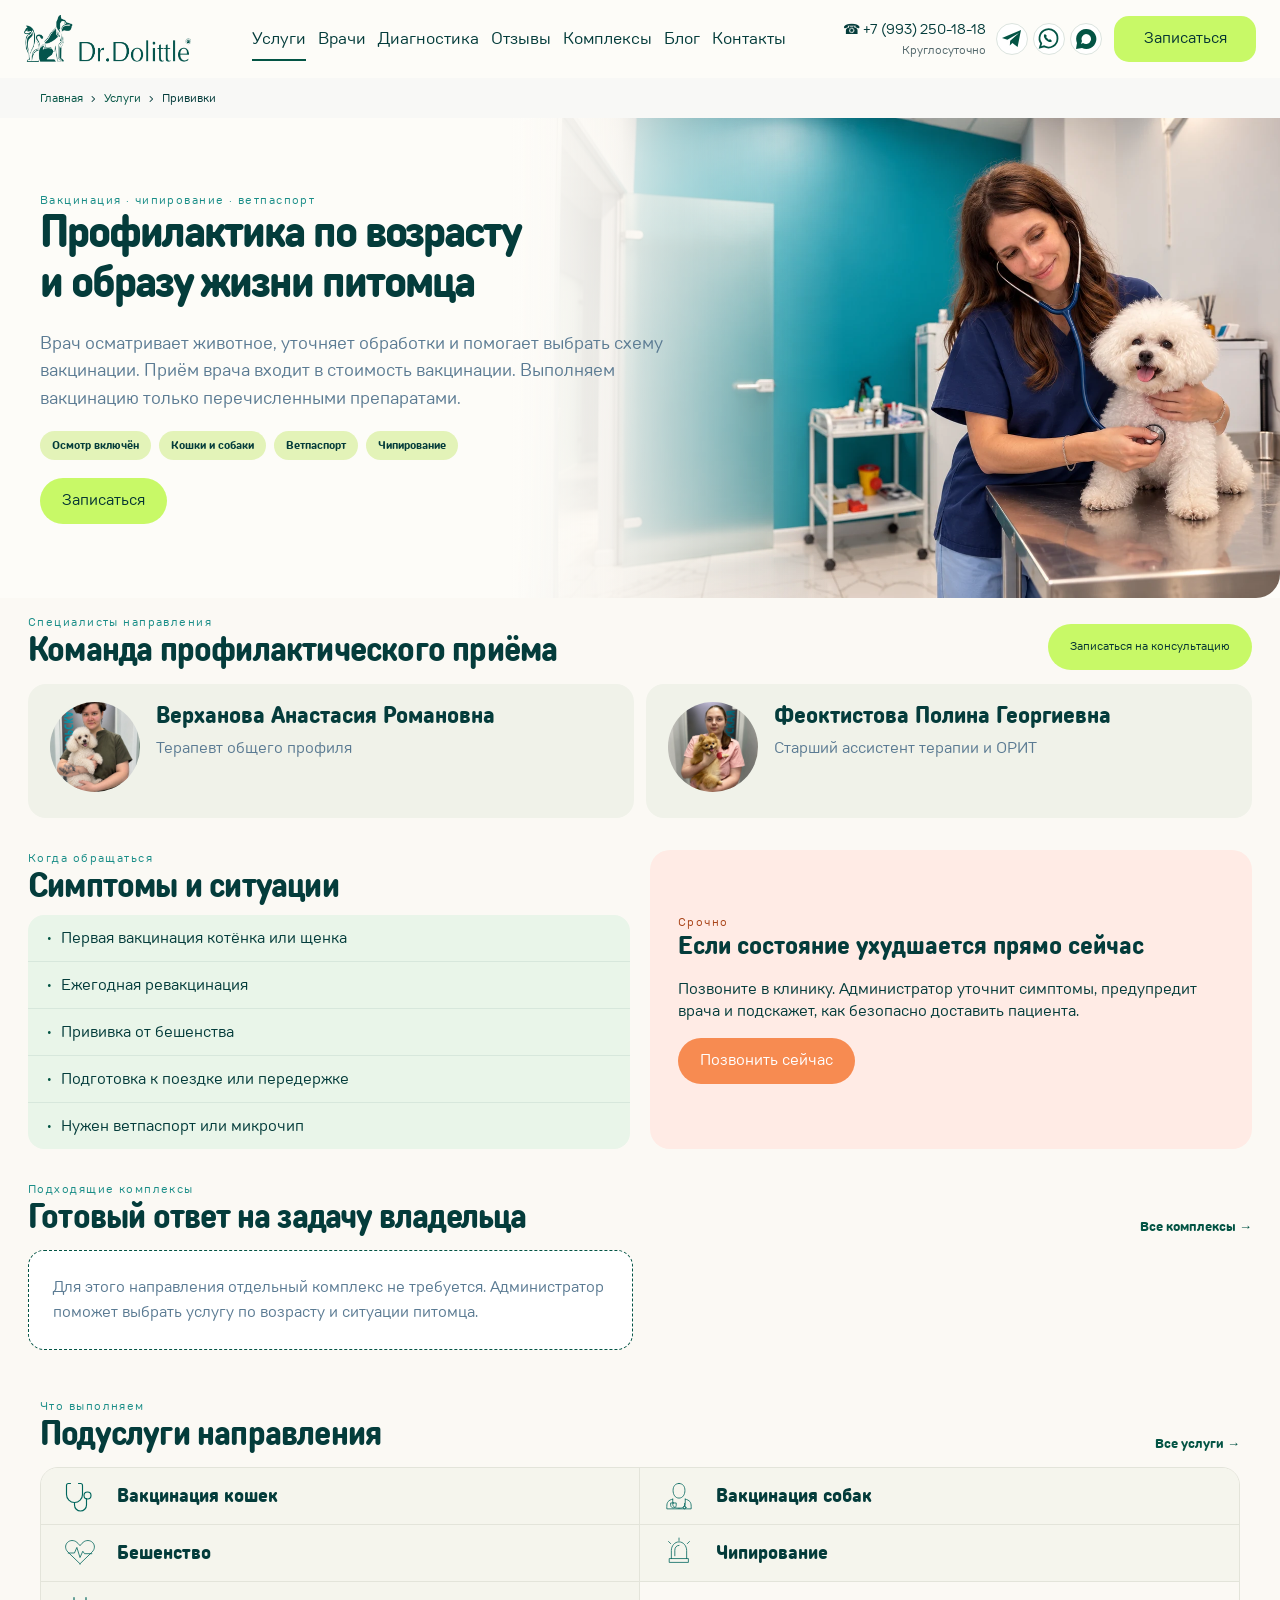
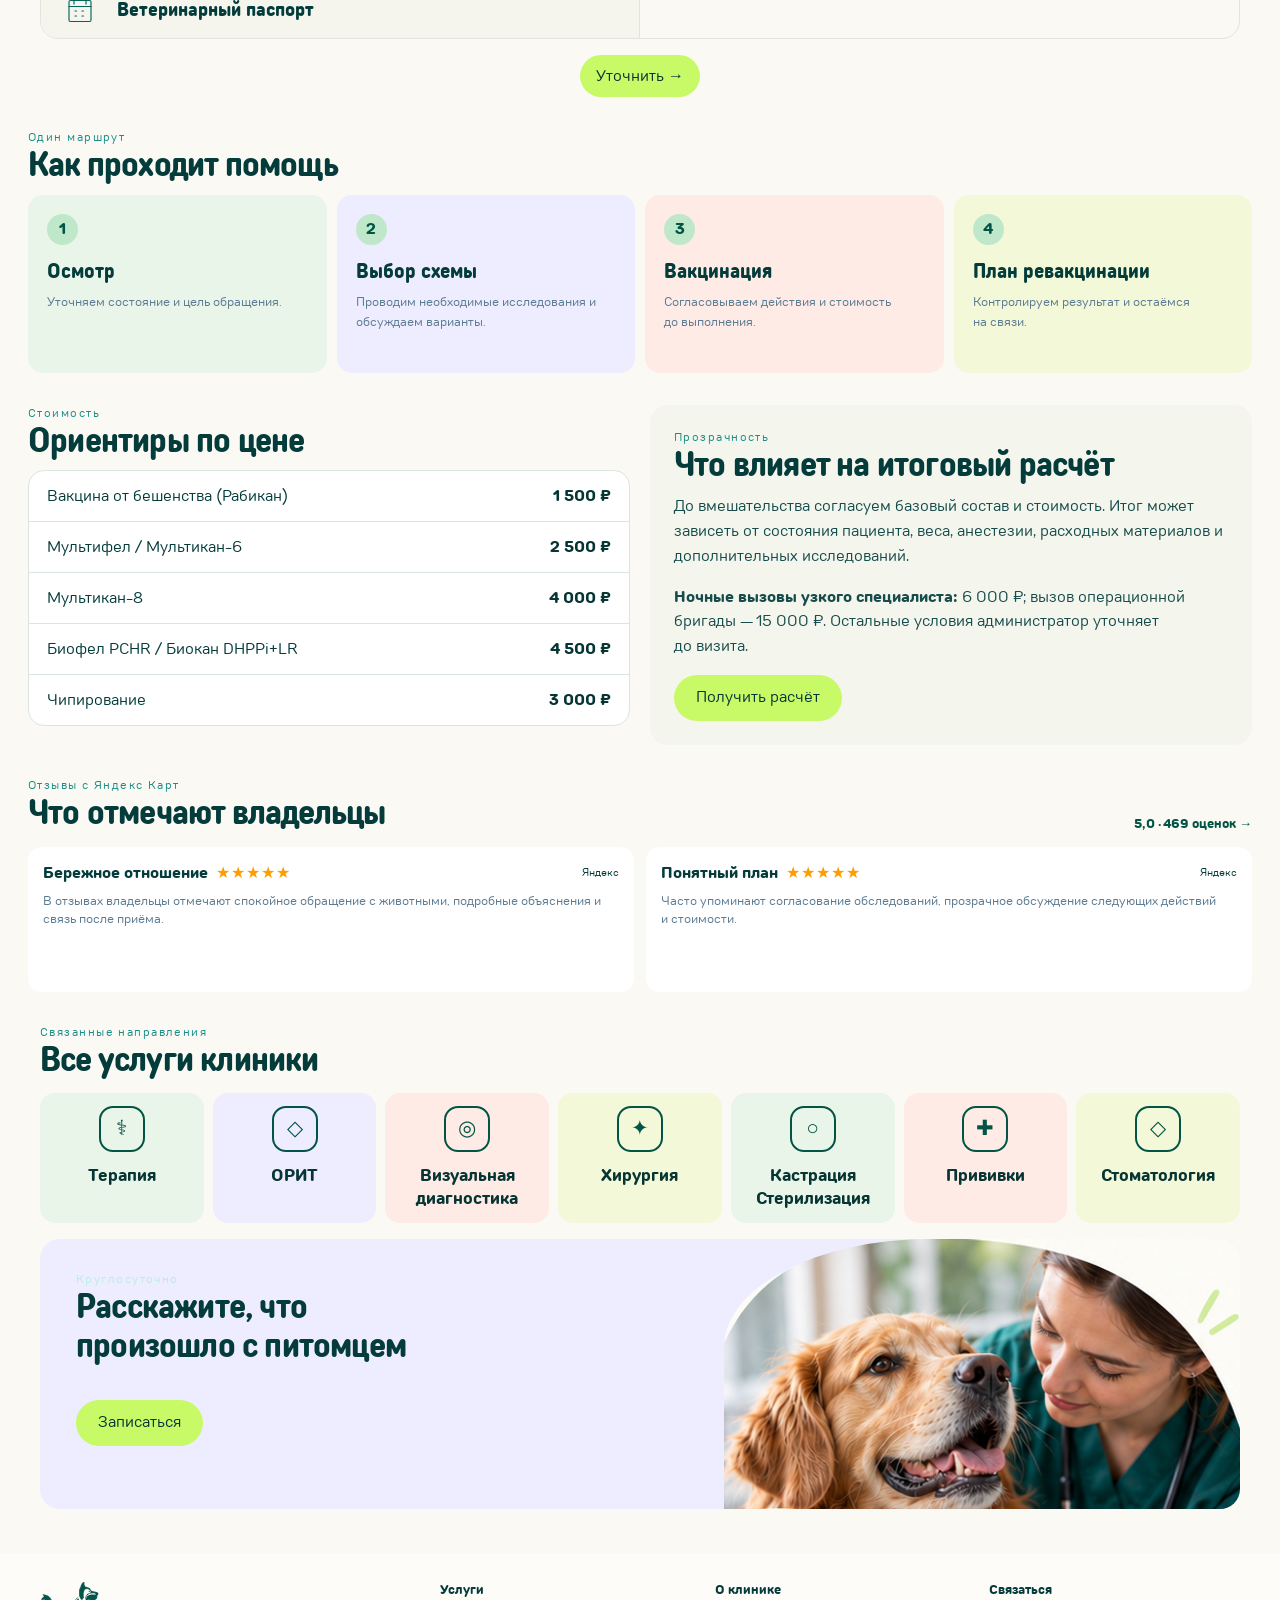
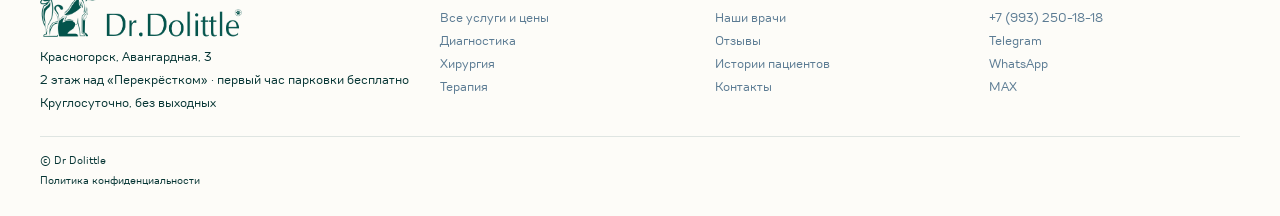
<file: vaccination.html>
<!doctype html><html lang="ru"><head>
<meta charset="utf-8"><meta name="viewport" content="width=device-width,initial-scale=1">
<script>
(function(){
  const id=113015299;
  const isPreview=location.protocol==='https:'&&location.hostname==='dolittle24.ru'&&location.pathname.startsWith('/dr-dolittle-preview/');
  if(isPreview)window.DD_LEAD_ENDPOINT='https://hooks.dolittle24.ru/api/leads';
  const isProduction=!isPreview&&(location.hostname==='dolittle24.ru'||location.hostname==='www.dolittle24.ru');
  window.DD_METRIKA_ID=id;
  window.DD_ANALYTICS_ENABLED=isProduction;
  if(!isProduction)return;
  (function(m,e,t,r,i,k,a){m[i]=m[i]||function(){(m[i].a=m[i].a||[]).push(arguments)};m[i].l=1*new Date();
  for(let j=0;j<document.scripts.length;j++){if(document.scripts[j].src===r)return;}
  k=e.createElement(t),a=e.getElementsByTagName(t)[0],k.async=1,k.src=r,a.parentNode.insertBefore(k,a)})
  (window,document,'script','https://mc.yandex.ru/metrika/tag.js?id='+id,'ym');
  ym(id,'init',{ssr:true,webvisor:true,clickmap:true,referrer:document.referrer,url:location.href,accurateTrackBounce:true,trackLinks:true});
})();
</script>
<title>Прививки для животных в Красногорске — Dr Dolittle 24/7</title><meta name="description" content="Прививки для кошек и собак в круглосуточной ветеринарной клинике Dr Dolittle, Красногорск. Цены, показания, специалисты и запись: +7 (993) 250-18-18.">
<link rel="canonical" href="https://dolittle24.ru/services/vaccination/"><link rel="icon" href="favicon.svg"><link rel="stylesheet" href="styles.css?v=20261008-feedback8"><link rel="stylesheet" href="design-v2.css?v=20261008-feedback8">
<link rel="stylesheet" href="preview-final.css?v=20261008-feedback8">
<meta property="og:type" content="website"><meta property="og:locale" content="ru_RU"><meta property="og:title" content="Прививки для животных в Красногорске — Dr Dolittle 24/7"><meta property="og:description" content="Прививки для кошек и собак в круглосуточной ветеринарной клинике Dr Dolittle, Красногорск. Цены, показания, специалисты и запись: +7 (993) 250-18-18."><meta property="og:url" content="https://dolittle24.ru/services/vaccination/">
<script type="application/ld+json">{"@context":"https://schema.org","@type":"MedicalWebPage","name":"Прививки для животных в Красногорске — Dr Dolittle 24/7","url":"https://dolittle24.ru/services/vaccination/","inLanguage":"ru-RU","isPartOf":{"@type":"WebSite","name":"Dr Dolittle","url":"https://dolittle24.ru/"},"about":{"@type":"VeterinaryCare","name":"Dr Dolittle","telephone":"+79932501818","address":{"@type":"PostalAddress","streetAddress":"Авангардная улица, 3","addressLocality":"Красногорск","addressRegion":"Московская область","addressCountry":"RU"},"openingHours":"Mo-Su 00:00-23:59"}}</script>
</head><body class="service-page"><main class="page"><header class="topbar"><a class="brand" href="index.html" aria-label="Dr Dolittle — главная"><img class="logo" src="assets/logo-original-green.png" alt="Dr Dolittle"></a><button class="menu-toggle" type="button" aria-label="Открыть меню" aria-expanded="false">☰</button><nav class="nav"><a class="active" href="services.html">Услуги</a><a class="" href="index.html#doctors">Врачи</a><a class="" href="diagnostics.html">Диагностика</a><a class="" href="index.html#reviews">Отзывы</a><a class="" href="index.html#packages">Комплексы</a><a class="" href="blog.html">Блог</a><a class="" href="index.html#contacts">Контакты</a></nav><div class="header-contact"><a class="phone-link" href="tel:+79932501818">☎ +7 (993) 250-18-18<small>Круглосуточно</small></a><div class="header-channels"><a href="https://t.me/drDolittle24" target="_blank" rel="noopener" aria-label="Telegram"><svg viewBox="0 0 24 24" aria-hidden="true"><path d="m21 3-3.4 17-5.2-4-2.6 2.5.4-4.8L19 6 7.4 12.8 2 11z"/></svg></a><a href="https://wa.me/79932501818" target="_blank" rel="noopener" aria-label="WhatsApp"><svg viewBox="0 0 24 24" aria-hidden="true"><path fill="none" stroke="currentColor" stroke-width="1.8" d="M20.5 11.5a9 9 0 0 1-13.4 7.8L3 20.5l1.2-4.1a9 9 0 1 1 16.3-4.9Z"/><path d="M8 7c-2 1-1 4 1 6s5 3 6 1l-2-2-1 1-3-3 1-1z"/></svg></a><a href="https://max.ru/u/f9LHodD0cOIxFHJJWmS7tdGHFyvuRDWd2HFo7OnW0eiXH5-tWgYl-M8U7FQ" target="_blank" rel="noopener" aria-label="MAX"><svg viewBox="0 0 24 24" aria-hidden="true"><path d="M12 2a10 10 0 0 0-9 14l-1 6 6-1A10 10 0 1 0 12 2Zm0 5a5 5 0 1 1-3 9l-2 1 1-3a5 5 0 0 1 4-7Z"/></svg></a></div></div><button class="btn js-book" type="button">Записаться</button></header><nav class="breadcrumbs" aria-label="Хлебные крошки"><a href="index.html">Главная</a><span>›</span><a href="services.html">Услуги</a><span>›</span><span>Прививки</span></nav><section class="service-hero service-hero-overlay"><img class="service-hero-bg" src="assets/clinic-user-03.webp" alt="Фото клиники Dr Dolittle" loading="eager"><div class="copy"><div class="eyebrow">Вакцинация · чипирование · ветпаспорт</div><h1>Профилактика по возрасту и образу жизни питомца</h1><p>Врач осматривает животное, уточняет обработки и помогает выбрать схему вакцинации. Приём врача входит в стоимость вакцинации. Выполняем вакцинацию только перечисленными препаратами.</p><div class="pill-row"><span class="pill">Осмотр включён</span><span class="pill">Кошки и собаки</span><span class="pill">Ветпаспорт</span><span class="pill">Чипирование</span></div><button class="btn js-book" data-context="Прививки" type="button">Записаться</button></div></section><section class="section soft" data-section="doctor"><div class="section-head"><div><div class="eyebrow">Специалисты направления</div><h2>Команда профилактического приёма</h2></div><button class="btn doctor-cta js-book" type="button" data-context="Прививки">Записаться на консультацию</button></div><div class="direction-team"><article class="direction-person"><img class="direction-portrait" src="assets/verkhanova-anastasia.jpg" alt="Верханова Анастасия Романовна" loading="lazy"><h3>Верханова Анастасия Романовна</h3><p>Терапевт общего профиля</p></article><article class="direction-person"><img class="direction-portrait" src="assets/feoktistova-polina.jpg" alt="Феоктистова Полина Георгиевна" loading="lazy"><h3>Феоктистова Полина Георгиевна</h3><p>Старший ассистент терапии и ОРИТ</p></article></div></section><section class="section" data-section="symptoms"><div class="two-col"><div><div class="eyebrow">Когда обращаться</div><h2>Симптомы и ситуации</h2><ul class="symptom-list"><li>Первая вакцинация котёнка или щенка</li><li>Ежегодная ревакцинация</li><li>Прививка от бешенства</li><li>Подготовка к поездке или передержке</li><li>Нужен ветпаспорт или микрочип</li></ul></div><aside class="notice"><div class="eyebrow light">Срочно</div><h3>Если состояние ухудшается прямо сейчас</h3><p>Позвоните в клинику. Администратор уточнит симптомы, предупредит врача и подскажет, как безопасно доставить пациента.</p><a class="btn emergency-btn" href="tel:+79932501818">Позвонить сейчас</a></aside></div></section><section class="section packages-section" data-section="packages"><div class="section-head"><div><div class="eyebrow">Подходящие комплексы</div><h2>Готовый ответ на задачу владельца</h2></div><a href="index.html#packages">Все комплексы →</a></div><div class="package-inline-grid"><p class="empty-note">Для этого направления отдельный комплекс не требуется. Администратор поможет выбрать услугу по возрасту и ситуации питомца.</p></div></section><section class="section compact subservices-first" data-section="subservices"><div class="section-head compact-head"><div><div class="eyebrow">Что выполняем</div><h2>Подуслуги направления</h2></div><a href="services.html">Все услуги →</a></div><ul class="subservice-grid compact-subservices"><li class="sub-card"><span class="sub-icon" aria-hidden="true"><svg viewBox="0 0 92 92"><use href="assets/v2-icons.svg#i-stethoscope"/></svg></span><h3>Вакцинация кошек</h3></li><li class="sub-card"><span class="sub-icon" aria-hidden="true"><svg viewBox="0 0 92 92"><use href="assets/v2-icons.svg#i-doctor"/></svg></span><h3>Вакцинация собак</h3></li><li class="sub-card"><span class="sub-icon" aria-hidden="true"><svg viewBox="0 0 92 92"><use href="assets/v2-icons.svg#i-heart"/></svg></span><h3>Бешенство</h3></li><li class="sub-card"><span class="sub-icon" aria-hidden="true"><svg viewBox="0 0 92 92"><use href="assets/v2-icons.svg#i-siren"/></svg></span><h3>Чипирование</h3></li><li class="sub-card"><span class="sub-icon" aria-hidden="true"><svg viewBox="0 0 92 92"><use href="assets/v2-icons.svg#i-calendar"/></svg></span><h3>Ветеринарный паспорт</h3></li></ul><div class="subservices-action"><button class="text-button js-book subservices-clarify" data-context="Прививки: подуслуги направления" type="button">Уточнить →</button></div></section><section class="section"><div class="eyebrow">Один маршрут</div><h2>Как проходит помощь</h2><div class="route"><article class="route-step"><b>1</b><h3>Осмотр</h3><p>Уточняем состояние и цель обращения.</p></article><article class="route-step"><b>2</b><h3>Выбор схемы</h3><p>Проводим необходимые исследования и обсуждаем варианты.</p></article><article class="route-step"><b>3</b><h3>Вакцинация</h3><p>Согласовываем действия и стоимость до выполнения.</p></article><article class="route-step"><b>4</b><h3>План ревакцинации</h3><p>Контролируем результат и остаёмся на связи.</p></article></div></section><section class="section soft"><div class="two-col"><div><div class="eyebrow">Стоимость</div><h2>Ориентиры по цене</h2><div class="price-list"><div class="price-row"><span>Вакцина от бешенства (Рабикан)</span><b>1 500 ₽</b></div><div class="price-row"><span>Мультифел / Мультикан-6</span><b>2 500 ₽</b></div><div class="price-row"><span>Мультикан-8</span><b>4 000 ₽</b></div><div class="price-row"><span>Биофел PCHR / Биокан DHPPi+LR</span><b>4 500 ₽</b></div><div class="price-row"><span>Чипирование</span><b>3 000 ₽</b></div></div></div><div class="panel price-explain"><div class="eyebrow">Прозрачность</div><h2>Что влияет на итоговый расчёт</h2><p>До вмешательства согласуем базовый состав и стоимость. Итог может зависеть от состояния пациента, веса, анестезии, расходных материалов и дополнительных исследований.</p><p><b>Ночные вызовы узкого специалиста:</b> 6 000 ₽; вызов операционной бригады — 15 000 ₽. Остальные условия администратор уточняет до визита.</p><button class="btn js-book" data-context="Расчёт стоимости: Прививки" type="button">Получить расчёт</button></div></div></section><section class="section"><div class="section-head"><div><div class="eyebrow">Отзывы с Яндекс Карт</div><h2>Что отмечают владельцы</h2></div><a href="https://yandex.ru/maps/org/doktor_dulittl/180405601303/reviews/" target="_blank" rel="noopener">5,0 · 469 оценок →</a></div><div class="reviews-grid compact-reviews"><article class="review"><div class="review-head"><b>Бережное отношение</b><span class="stars">★★★★★</span><span class="yandex">Яндекс</span></div><p>В отзывах владельцы отмечают спокойное обращение с животными, подробные объяснения и связь после приёма.</p></article><article class="review"><div class="review-head"><b>Понятный план</b><span class="stars">★★★★★</span><span class="yandex">Яндекс</span></div><p>Часто упоминают согласование обследований, прозрачное обсуждение следующих действий и стоимости.</p></article></div></section><section class="section compact"><div class="section-head"><div><div class="eyebrow">Связанные направления</div><h2>Все услуги клиники</h2></div></div><div class="service-nav-grid"><a class="service-card " href="therapy.html" style="background:var(--v2-mint)"><div class="icon">⚕</div><strong>Терапия</strong></a><a class="service-card " href="orit.html" style="background:var(--v2-lilac)"><div class="icon">◇</div><strong>ОРИТ</strong></a><a class="service-card " href="diagnostics.html" style="background:var(--v2-peach)"><div class="icon">◎</div><strong>Визуальная диагностика</strong></a><a class="service-card " href="surgery.html" style="background:var(--v2-lime)"><div class="icon">✦</div><strong>Хирургия</strong></a><div class="service-card" style="background:var(--v2-mint)"><a href="castration.html" style="color:inherit;text-decoration:none"><div class="icon">○</div><strong>Кастрация</strong></a><a href="sterilization.html" style="color:inherit;text-decoration:none"><strong>Стерилизация</strong></a></div><a class="service-card current" href="vaccination.html" style="background:var(--v2-peach)"><div class="icon">✚</div><strong>Прививки</strong></a><a class="service-card " href="dentistry.html" style="background:var(--v2-lime)"><div class="icon">◇</div><strong>Стоматология</strong></a></div></section><section class="cta"><div><div class="eyebrow light">Круглосуточно</div><h2>Расскажите, что произошло с питомцем</h2></div><button class="btn btn-orange js-book" data-context="Прививки" type="button">Записаться</button></section><footer class="footer" id="contacts"><div class="footer-about"><a href="index.html" aria-label="Dr Dolittle — главная"><img class="logo" src="assets/logo-original-green.png" alt="Dr Dolittle"></a><span>Красногорск, Авангардная, 3</span><span>2 этаж над «Перекрёстком» · первый час парковки бесплатно</span><span>Круглосуточно, без выходных</span></div><div class="footer-links"><b>Услуги</b><a href="services.html">Все услуги и цены</a><a href="diagnostics.html">Диагностика</a><a href="surgery.html">Хирургия</a><a href="therapy.html">Терапия</a></div><div class="footer-links"><b>О клинике</b><a href="index.html#doctors">Наши врачи</a><a href="index.html#reviews">Отзывы</a><a href="blog.html">Истории пациентов</a><a href="index.html#contacts">Контакты</a></div><div class="footer-links"><b>Связаться</b><a href="tel:+79932501818">+7 (993) 250-18-18</a><a href="https://t.me/drDolittle24" target="_blank" rel="noopener">Telegram</a><a href="https://wa.me/79932501818" target="_blank" rel="noopener">WhatsApp</a><a href="https://max.ru/u/f9LHodD0cOIxFHJJWmS7tdGHFyvuRDWd2HFo7OnW0eiXH5-tWgYl-M8U7FQ" target="_blank" rel="noopener">MAX</a></div><div class="footer-legal"><span>© Dr Dolittle</span><a href="privacy.html">Политика конфиденциальности</a></div></footer><nav class="mobile-contacts" aria-label="Быстрая связь с клиникой"><a href="tel:+79932501818" aria-label="Позвонить в клинику"><svg viewBox="0 0 48 48" aria-hidden="true"><use href="assets/v2-icons.svg#i-phone"/></svg><span>Телефон</span></a><a href="https://wa.me/79932501818" target="_blank" rel="noopener" aria-label="Написать в WhatsApp"><svg viewBox="0 0 24 24" aria-hidden="true"><path fill="none" stroke="currentColor" stroke-width="1.8" d="M20.5 11.5a9 9 0 0 1-13.4 7.8L3 20.5l1.2-4.1a9 9 0 1 1 16.3-4.9Z"/><path d="M8 7c-2 1-1 4 1 6s5 3 6 1l-2-2-1 1-3-3 1-1z"/></svg><span>WhatsApp</span></a><a href="https://t.me/drDolittle24" target="_blank" rel="noopener" aria-label="Написать в Telegram"><svg viewBox="0 0 24 24" aria-hidden="true"><path d="m21 3-3.4 17-5.2-4-2.6 2.5.4-4.8L19 6 7.4 12.8 2 11z"/></svg><span>Telegram</span></a><a href="https://max.ru/u/f9LHodD0cOIxFHJJWmS7tdGHFyvuRDWd2HFo7OnW0eiXH5-tWgYl-M8U7FQ" target="_blank" rel="noopener" aria-label="Мессенджер MAX"><svg viewBox="0 0 24 24" aria-hidden="true"><path d="M12 2a10 10 0 0 0-9 14L2 22l6-1a10 10 0 1 0 4-19Zm0 5a5 5 0 1 1-2 9l-3 1 1-3a5 5 0 0 1 4-7Z"/></svg><span>MAX</span></a></nav></main><dialog class="booking-modal" id="booking-modal"><form class="modal-shell"><button class="modal-close" type="button" aria-label="Закрыть форму записи">×</button><div class="eyebrow">Запись в Dr Dolittle</div><h2>Как с вами связаться?</h2><p class="muted">Если состояние острое, сразу позвоните: <a href="tel:+79932501818">+7 (993) 250-18-18</a>.</p><div class="channel-grid"><a class="channel tg" href="https://t.me/drDolittle24" target="_blank"><b>Telegram</b><span>Написать администратору</span></a><a class="channel wa" href="https://wa.me/79932501818" target="_blank"><b>WhatsApp</b><span>Написать по номеру клиники</span></a><a class="channel max" href="https://max.ru/u/f9LHodD0cOIxFHJJWmS7tdGHFyvuRDWd2HFo7OnW0eiXH5-tWgYl-M8U7FQ" target="_blank" rel="noopener"><b>MAX</b><span>Открыть мессенджер</span></a></div><div class="or"><span>или оставьте данные</span></div><div class="form-grid"><label>Ваше имя<input class="ym-disable-keys" name="name" maxlength="120" autocomplete="name" required></label><label>Телефон<input class="ym-disable-keys" name="phone" maxlength="64" type="tel" autocomplete="tel" required placeholder="+7 900 000-00-00"></label><label>Питомец<input class="ym-disable-keys" name="pet" maxlength="120" placeholder="Кот, собака…"></label><label>Направление<select name="service"><option value="Не знаю — нужна помощь" data-code="unknown">Не знаю — нужна помощь</option><option value="Терапия" data-code="therapy">Терапия</option><option value="ОРИТ" data-code="orit">ОРИТ</option><option value="Визуальная диагностика" data-code="diagnostics">Визуальная диагностика</option><option value="Хирургия" data-code="surgery">Хирургия</option><option value="Кастрация" data-code="castration">Кастрация</option><option value="Стерилизация" data-code="sterilization">Стерилизация</option><option value="Прививки" data-code="vaccination">Прививки</option><option value="Стоматология" data-code="unknown">Стоматология</option></select></label><label class="full">Что произошло<textarea class="ym-disable-keys" name="message" maxlength="2000" rows="3" placeholder="Кратко опишите симптомы или цель визита"></textarea></label></div><label class="consent"><input type="checkbox" name="consent" required> Согласен на обработку данных для ответа на обращение</label><button class="btn submit-booking" type="submit">Продолжить в WhatsApp</button><small class="form-note">Форма подготовит сообщение. Отправку вы подтверждаете самостоятельно в WhatsApp.</small></form></dialog><script src="site.js?v=20261008-feedback8"></script></body></html>
</file>
<file: styles.css>
@font-face{font-family:"TT Rounds Neue Trial";src:url("fonts/tt-rounds-regular.ttf") format("truetype");font-weight:400;font-display:swap}@font-face{font-family:"TT Rounds Neue Trial";src:url("fonts/tt-rounds-bold.ttf") format("truetype");font-weight:700;font-display:swap}@font-face{font-family:"TT Rounds Neue Cmd Bold";src:url("fonts/tt-rounds-condensed-bold.ttf") format("truetype");font-weight:700;font-display:swap}body,h1,h2,h3,button,input,select,textarea{font-family:"TT Rounds Neue Trial",sans-serif}h1,h2,h3{font-family:"TT Rounds Neue Cmd Bold",sans-serif}:root{--green:#035444;--deep:#063534;--ink:#164d4c;--text:#53686c;--mint:#e5f0eb;--mint-strong:#156e49;--lime:#effad1;--lime-strong:#4c8a18;--cream:#f6f4f0;--surface:#f8f8f6;--orange:#fde7ce;--orange-strong:#ea6417;--line:#dce4df;--white:#fff;--shadow:0 18px 50px rgba(6,53,52,.1)}
*{box-sizing:border-box}html{scroll-behavior:smooth}body{margin:0;background:var(--cream);color:var(--text);font-family:"Century Gothic","URW Gothic",Arial,sans-serif;font-size:16px}button,input,select,textarea{font:inherit}button{cursor:pointer}a{color:var(--green)}img{max-width:100%;display:block}.page{width:min(1440px,calc(100% - 32px));margin:20px auto;background:#fff;border-radius:22px;overflow:hidden;box-shadow:var(--shadow)}.eyebrow{font-size:12px;letter-spacing:1.35px;text-transform:uppercase;font-weight:700;color:var(--green)}.light{color:#b8eee0!important}h1,h2,h3,p{margin-top:0}h1{font-size:clamp(42px,5vw,68px);line-height:1.02;letter-spacing:-2px;color:var(--deep);margin-bottom:22px;text-wrap:balance}h2{font-size:clamp(28px,3vw,38px);line-height:1.12;letter-spacing:-.8px;color:var(--deep);margin-bottom:10px;text-wrap:balance}h3{font-size:21px;line-height:1.2;color:var(--deep);text-wrap:balance}p{line-height:1.55;text-wrap:pretty}.muted{color:var(--text)}.section{padding:54px}.section.compact{padding-top:34px;padding-bottom:34px}.soft{background:var(--surface)}.section-head{display:flex;align-items:flex-end;justify-content:space-between;gap:24px;margin-bottom:24px}.section-head p{margin-bottom:0}.section-head>a,.text-link{font-weight:700;text-decoration:none;white-space:nowrap}.section-note{font-size:13px;margin:18px 0 0;color:#6d7c7e}
.topbar{min-height:92px;display:flex;align-items:center;gap:28px;padding:12px 42px;border-bottom:1px solid var(--line);background:#fff;position:relative;z-index:10}.brand{flex:0 0 auto}.logo{width:180px;height:58px;object-fit:contain}.nav{display:flex;align-items:center;justify-content:center;gap:22px;flex:1}.nav a{font-size:13px;font-weight:700;color:var(--ink);text-decoration:none;padding:9px 0;border-bottom:2px solid transparent}.nav a:hover,.nav a.active{border-color:var(--green)}.header-contact{display:flex;align-items:center;gap:13px}.phone-link{font-weight:700;color:var(--deep);text-decoration:none;white-space:nowrap}.phone-link small{display:block;font-weight:400;color:var(--text);text-align:right;margin-top:3px}.header-channels{display:flex;gap:5px}.header-channels a,.header-channels button{border:1px solid var(--line);background:#fff;border-radius:9px;color:var(--green);font-size:10px;font-weight:700;text-decoration:none;padding:8px 7px}.btn{display:inline-flex;align-items:center;justify-content:center;min-height:48px;border:0;border-radius:12px;padding:13px 24px;background:var(--green);color:#fff;text-decoration:none;font-weight:700;line-height:1.1}.btn:hover{filter:brightness(.94)}.btn-outline{background:#fff;color:var(--green);border:1px solid var(--green)}.btn-orange{background:#ffb33f;color:var(--deep)}.btn-light{background:#fff;color:var(--green)}.menu-toggle{display:none;border:0;background:transparent;color:var(--green);font-size:28px}
.hero{display:grid;grid-template-columns:1.06fr .94fr;min-height:520px;background:linear-gradient(90deg,var(--cream),#f9fbf8 52%,var(--mint))}.hero-copy{padding:62px 38px 44px 54px;display:flex;flex-direction:column;align-items:flex-start;justify-content:center}.hero-copy>p{font-size:18px;max-width:720px}.hero-actions{display:flex;gap:10px;flex-wrap:wrap;margin:8px 0 18px}.hero-image{position:relative;overflow:hidden;min-height:440px}.hero-image>img{width:100%;height:100%;object-fit:cover}.hero-note{position:absolute;top:60px;left:34px;color:var(--green);font-weight:700;font-size:20px;transform:rotate(-5deg)}.rating-chip{display:flex;align-items:center;gap:10px;flex-wrap:wrap;border:1px solid var(--line);background:#fff;border-radius:14px;padding:11px 14px;color:var(--deep);text-decoration:none;font-size:13px}.rating-chip b{font-size:20px}.stars{color:#ff9d00;letter-spacing:1px}.yandex-logo{font-weight:800;color:#111;white-space:nowrap}.yandex-logo i{color:#f33;font-style:normal}.proofs{display:flex;gap:22px;flex-wrap:wrap;margin-top:22px;font-size:13px;color:var(--ink)}.proofs span:before{content:'✓';display:inline-grid;place-items:center;width:22px;height:22px;border:2px solid var(--green);border-radius:50%;margin-right:7px}
.quick{display:grid;grid-template-columns:repeat(3,1fr);gap:14px;padding:14px 54px 32px;margin-top:-36px;position:relative;z-index:2}.quick-card{height:158px;border:1px solid var(--line);border-radius:18px;padding:24px;position:relative;overflow:hidden;text-align:left;text-decoration:none;background:#fff;color:inherit}.quick-card h3{font-size:25px;margin:8px 0 6px}.quick-card p{font-size:14px;max-width:62%}.quick-card img{position:absolute;right:-4px;bottom:-20px;width:43%;height:135%;object-fit:contain}.quick-icon{display:inline-grid;place-items:center;min-width:35px;height:35px;border-radius:10px;background:#fff;padding:0 7px;font-weight:700}.orange{background:var(--orange)}.orange h3{color:var(--orange-strong)}.lime{background:var(--lime)}.lime h3{color:var(--lime-strong)}.aqua{background:var(--mint)}.aqua h3{color:var(--mint-strong)}
.services-grid{display:grid;grid-template-columns:repeat(4,1fr);gap:12px}.service-card{min-height:138px;border:1px solid var(--line);border-radius:15px;padding:18px 12px;text-align:center;background:#fff;color:inherit;text-decoration:none;transition:.2s ease}.service-card:hover{transform:translateY(-3px);border-color:var(--green);box-shadow:0 14px 30px rgba(6,53,52,.08)}.icon{width:46px;height:46px;border:2px solid var(--green);border-radius:14px;display:grid;place-items:center;margin:0 auto 12px;font-size:21px;color:var(--green)}.service-card strong,.service-card small{display:block}.service-card strong{font-size:17px;color:var(--deep)}.service-card small{font-size:12px;margin-top:7px}
.doctor-grid{display:grid;grid-template-columns:repeat(2,1fr);gap:16px}.doctor-card{display:grid;grid-template-columns:132px 1fr;border:1px solid var(--line);border-radius:18px;overflow:hidden;background:#fff;min-height:300px}.doctor-photo{background:linear-gradient(150deg,var(--green),#13806a);color:#fff;display:flex;flex-direction:column;align-items:center;justify-content:center;text-align:center;gap:12px}.doctor-photo span{font-size:34px;font-weight:700}.doctor-photo small{font-size:10px;max-width:86px}.doctor-content{padding:24px}.doctor-content h3{font-size:24px;margin:14px 0}.doctor-content ul{padding-left:18px;line-height:1.55;font-size:14px}.role,.tag,.pill,.source-badge{display:inline-flex;border-radius:999px;background:var(--mint);padding:7px 12px;font-size:11px;font-weight:700;text-transform:uppercase}.text-button{border:0;background:transparent;color:var(--green);font-weight:700;padding:0;text-align:left}
.trustbar{display:grid;grid-template-columns:repeat(4,1fr);background:var(--green);color:#fff;border-radius:16px;margin-bottom:16px}.trustbar div{padding:16px 20px;border-right:1px solid rgba(255,255,255,.14)}.trustbar div:last-child{border:0}.trustbar strong{display:block;font-size:28px}.trustbar span{font-size:12px}.reviews-grid{display:grid;grid-template-columns:repeat(2,1fr);gap:12px}.reviews-eight{grid-template-columns:repeat(4,1fr)}.review{border:1px solid var(--line);border-radius:14px;padding:15px;background:#fff;color:inherit;text-decoration:none;min-height:168px}.review-head{display:flex;align-items:center;gap:8px}.review-head .yandex-logo,.review-head .yandex{margin-left:auto;font-size:11px}.review p{font-size:13px;line-height:1.45;margin:8px 0}.review small{font-size:10px;color:#778587}.review-link:hover{border-color:var(--green)}
.packages-section{background:var(--cream)}.carousel-controls{display:flex;gap:8px}.carousel-controls button{width:46px;height:46px;border:1px solid var(--line);background:#fff;border-radius:50%;color:var(--green);font-size:20px}.package-carousel{display:flex;gap:16px;overflow:auto;scroll-snap-type:x mandatory;padding:14px 4px 28px;scrollbar-width:thin}.package-card{flex:0 0 min(430px,78vw);scroll-snap-align:center;background:#fff;border:1px solid var(--line);border-radius:22px;padding:26px;box-shadow:0 12px 28px rgba(6,53,52,.07)}.package-card:nth-child(2n){background:var(--lime)}.package-card:nth-child(3n){background:var(--mint)}.package-card h3{font-size:27px;margin:16px 0 10px}.package-card ul{padding-left:18px;line-height:1.55;font-size:14px}.package-extra{font-size:12px;color:var(--ink)}.notin{border-top:1px solid rgba(6,53,52,.15);padding-top:11px;font-size:12px}.package-bottom{display:flex;justify-content:space-between;align-items:center;gap:14px;margin-top:18px}.package-bottom strong{font-size:24px;color:var(--deep)}
.cases{display:grid;grid-template-columns:repeat(3,1fr);gap:14px}.case-photo{height:300px;border-radius:18px;overflow:hidden;position:relative;color:#fff;text-decoration:none;background:var(--deep)}.case-photo img{width:100%;height:100%;object-fit:cover;filter:saturate(.85)}.case-photo:after{content:'';position:absolute;inset:0;background:linear-gradient(transparent 32%,rgba(6,53,52,.9))}.case-photo div{position:absolute;left:22px;right:22px;bottom:18px;z-index:2}.case-photo h3{color:#fff;font-size:23px;margin:12px 0 0}.case-photo .tag{color:var(--deep)}
.diagnostics{display:grid;grid-template-columns:1fr 1fr;gap:16px}.panel{border:1px solid var(--line);border-radius:18px;padding:25px;background:#fff}.mini-grid{display:grid;grid-template-columns:repeat(5,1fr);gap:8px}.mini{background:var(--surface);border-radius:12px;padding:14px 8px;text-align:center;text-decoration:none;color:var(--green);font-size:20px}.mini b{display:block;font-size:12px;margin-top:8px}.steps{display:flex;gap:9px}.step{flex:1;background:var(--mint);border-radius:12px;padding:14px;display:flex;gap:8px;align-items:center;font-size:12px}.step b{display:grid;place-items:center;min-width:28px;height:28px;border-radius:50%;background:#bfe8ca}
.clinic-strip,.cta{margin:0 54px 54px;background:var(--green);color:#fff;border-radius:20px;padding:30px 34px;display:flex;align-items:center;justify-content:space-between;gap:30px}.clinic-strip h2,.cta h2{color:#fff}.clinic-strip p{margin:0;max-width:800px}.clinic-actions{display:flex;gap:9px;flex-wrap:wrap;justify-content:flex-end}.footer{background:var(--cream);padding:30px 54px;display:flex;align-items:center;justify-content:space-between;gap:24px;border-top:1px solid var(--line);font-size:13px}.footer>div,.footer>a{display:flex;flex-direction:column;gap:5px;text-decoration:none;color:var(--deep)}.footer-channels{flex-direction:row!important}.footer-channels a,.footer-channels button{border:0;background:transparent;color:var(--green);font-weight:700;padding:4px;text-decoration:none}
.breadcrumbs{display:flex;gap:8px;align-items:center;padding:14px 54px;font-size:12px;background:var(--surface)}.breadcrumbs a{text-decoration:none}.service-hero{display:grid;grid-template-columns:1.07fr .93fr;background:linear-gradient(100deg,var(--cream),var(--mint));min-height:450px}.service-hero .copy{padding:54px}.service-hero h1{font-size:clamp(39px,4.5vw,60px)}.service-hero .copy>p{font-size:18px}.service-hero .visual{overflow:hidden}.service-hero .visual img{width:100%;height:100%;object-fit:cover}.pill-row{display:flex;gap:8px;flex-wrap:wrap;margin:18px 0}.pill{text-transform:none;background:#dff1eb;color:var(--green)}.service-nav-grid{display:grid;grid-template-columns:repeat(7,1fr);gap:9px}.service-nav-grid .service-card{min-height:112px;padding:13px 7px}.service-nav-grid .service-card.current{background:var(--mint);border-color:var(--green)}
.two-col{display:grid;grid-template-columns:1fr 1fr;gap:20px}.symptom-list{list-style:none;padding:0;margin:0;border:1px solid var(--line);border-radius:16px;background:#fff}.symptom-list li{padding:14px 18px;border-bottom:1px solid var(--line)}.symptom-list li:last-child{border:0}.symptom-list li:before{content:'•';color:var(--green);margin-right:8px}.notice{background:var(--deep);color:#fff;border-radius:18px;padding:28px;display:flex;flex-direction:column;align-items:flex-start;justify-content:center}.notice h3{color:#fff;font-size:26px}.emergency-btn{background:#ffb33f;color:var(--deep)}
.route{display:grid;grid-template-columns:repeat(4,1fr);gap:10px}.route-step{background:var(--mint);border-radius:15px;padding:19px;min-height:178px}.route-step>b{display:grid;place-items:center;width:31px;height:31px;border-radius:50%;background:#bfe8ca;color:var(--green)}.route-step h3{margin:14px 0 8px}.route-step p{font-size:13px;margin:0}.doctor-feature{display:grid;grid-template-columns:170px 1fr;gap:24px;background:var(--mint);border-radius:18px;padding:24px}.portrait{min-height:170px;background:var(--green);color:#fff;border-radius:15px;display:grid;place-items:center;text-align:center;font-weight:700}.subservice-grid{display:grid;grid-template-columns:repeat(3,1fr);gap:12px}.sub-card{border:1px solid var(--line);border-radius:15px;padding:20px}.sub-card>span{color:var(--green);font-size:12px;font-weight:700}.sub-card h3{margin:12px 0 20px}.package-inline-grid{display:grid;grid-template-columns:repeat(2,1fr);gap:14px}.empty-note{border:1px dashed var(--green);border-radius:16px;padding:24px;background:#fff}.price-list{border:1px solid var(--line);border-radius:16px;overflow:hidden;background:#fff}.price-row{display:grid;grid-template-columns:1fr 190px;gap:20px;padding:14px 18px;border-bottom:1px solid var(--line)}.price-row:last-child{border:0}.price-row b{text-align:right;color:var(--deep)}.price-explain{display:flex;flex-direction:column;align-items:flex-start;justify-content:center}.compact-reviews .review{min-height:145px}
.booking-modal{border:0;border-radius:22px;padding:0;width:min(720px,calc(100% - 26px));box-shadow:0 28px 90px rgba(0,0,0,.28)}.booking-modal::backdrop{background:rgba(2,28,27,.66);backdrop-filter:blur(3px)}.modal-shell{padding:32px;position:relative}.modal-close{position:absolute;right:18px;top:14px;border:0;background:transparent;color:var(--text);font-size:32px}.channel-grid{display:grid;grid-template-columns:repeat(3,1fr);gap:9px}.channel{border:1px solid var(--line);border-radius:14px;padding:14px;text-align:left;background:#fff;color:var(--deep);text-decoration:none}.channel b,.channel span{display:block}.channel span{font-size:11px;margin-top:4px;color:var(--text)}.or{display:flex;align-items:center;gap:12px;margin:20px 0;color:var(--text);font-size:12px}.or:before,.or:after{content:'';height:1px;background:var(--line);flex:1}.form-grid{display:grid;grid-template-columns:1fr 1fr;gap:12px}.form-grid label{font-size:12px;font-weight:700;color:var(--deep)}.form-grid input,.form-grid select,.form-grid textarea{width:100%;margin-top:6px;border:1px solid var(--line);border-radius:11px;padding:12px;background:#fff;color:var(--deep)}.form-grid .full{grid-column:1/-1}.consent{display:flex;gap:8px;align-items:flex-start;font-size:11px;margin:14px 0}.submit-booking{width:100%}.form-note{display:block;text-align:center;margin-top:8px}.toast{position:fixed;right:24px;bottom:24px;max-width:360px;background:var(--deep);color:#fff;padding:15px 18px;border-radius:13px;box-shadow:var(--shadow);transform:translateY(140%);transition:.25s;z-index:30}.toast.show{transform:translateY(0)}
.blog-intro{display:grid;grid-template-columns:1.2fr .8fr;gap:34px;padding:64px 54px;background:linear-gradient(100deg,var(--cream),var(--mint))}.telegram-card{display:flex;align-items:center;gap:18px;background:var(--green);color:#fff;border-radius:20px;padding:26px}.telegram-card>b{display:grid;place-items:center;min-width:76px;height:76px;border-radius:50%;background:#fff;color:var(--green);font-size:24px}.telegram-card h2{color:#fff;margin:5px 0}.telegram-card p{margin:0}.featured-story{display:grid;grid-template-columns:1fr 1fr;border:1px solid var(--line);border-radius:20px;overflow:hidden}.featured-story>img{width:100%;height:100%;min-height:390px;object-fit:cover}.featured-story>div{padding:34px;display:flex;flex-direction:column;justify-content:center}.story-category{font-size:11px;text-transform:uppercase;color:var(--green);font-weight:700}.story-meta{font-size:12px;color:var(--text);margin:10px 0}.filter-row{display:flex;gap:8px;flex-wrap:wrap;margin-bottom:20px}.filter{border:1px solid var(--line);border-radius:999px;background:#fff;padding:9px 14px;color:var(--deep);font-weight:700}.filter.active{background:var(--green);color:#fff;border-color:var(--green)}.story-grid{display:grid;grid-template-columns:repeat(3,1fr);gap:14px}.story-card{border:1px solid var(--line);border-radius:17px;background:#fff;overflow:hidden}.story-card[hidden]{display:none}.story-card>img{width:100%;height:220px;object-fit:cover}.story-body{padding:20px}.story-body h3{margin:10px 0}.story-body p{font-size:13px}.editorial-standard{display:grid;grid-template-columns:1.1fr .9fr;gap:25px}.standard-list{display:grid;grid-template-columns:1fr 1fr;gap:9px}.standard-list span{background:var(--mint);border-radius:13px;padding:15px;font-weight:700;font-size:13px}.legal{max-width:900px;margin:auto}.legal h1{font-size:48px}.empty-page{padding:100px 54px;min-height:550px;display:flex;flex-direction:column;align-items:flex-start;justify-content:center}
@media(max-width:1180px){.nav{gap:13px}.nav a{font-size:12px}.header-channels{display:none}.reviews-eight{grid-template-columns:repeat(2,1fr)}.service-nav-grid{grid-template-columns:repeat(4,1fr)}}
@media(max-width:900px){.page{width:100%;margin:0;border-radius:0}.topbar{padding:10px 18px;min-height:76px;gap:12px}.logo{width:142px}.menu-toggle{display:block;margin-left:auto}.nav{display:none;position:absolute;left:0;right:0;top:76px;background:#fff;padding:18px;flex-direction:column;align-items:flex-start;box-shadow:var(--shadow)}.nav.open{display:flex}.header-contact .phone-link{display:none}.topbar>.btn{padding:11px 14px;min-height:42px}.hero,.service-hero,.blog-intro,.featured-story{grid-template-columns:1fr}.hero-copy,.service-hero .copy,.blog-intro{padding:40px 22px}.hero-image{min-height:330px}.quick{grid-template-columns:1fr;padding:14px 18px 28px;margin-top:0}.quick-card{height:125px}.section{padding:40px 22px}.section-head{align-items:flex-start}.services-grid,.doctor-grid,.cases,.diagnostics,.two-col,.route,.package-inline-grid,.story-grid,.editorial-standard{grid-template-columns:1fr}.services-grid-seven{grid-template-columns:repeat(2,1fr)}.doctor-card{grid-template-columns:100px 1fr}.doctor-content{padding:19px}.trustbar{grid-template-columns:repeat(2,1fr)}.reviews-eight{grid-template-columns:1fr 1fr}.case-photo{height:260px}.mini-grid{grid-template-columns:repeat(3,1fr)}.clinic-strip,.cta{margin:0 18px 34px;padding:25px;flex-direction:column;align-items:flex-start}.footer{padding:28px 22px;align-items:flex-start;flex-direction:column}.service-nav-grid{grid-template-columns:repeat(2,1fr)}.doctor-feature{grid-template-columns:1fr}.portrait{min-height:120px}.subservice-grid{grid-template-columns:1fr 1fr}.breadcrumbs{padding:12px 22px}.price-row{grid-template-columns:1fr 130px}.channel-grid{grid-template-columns:1fr}.form-grid{grid-template-columns:1fr}.form-grid .full{grid-column:auto}.modal-shell{padding:28px 20px}.featured-story>img{min-height:280px}.story-grid{grid-template-columns:1fr 1fr}}
@media(max-width:560px){h1{font-size:40px}.proofs{gap:10px;flex-direction:column}.services-grid-seven,.reviews-eight,.story-grid,.subservice-grid{grid-template-columns:1fr}.trustbar{grid-template-columns:1fr 1fr}.trustbar div{padding:12px}.trustbar strong{font-size:22px}.doctor-card{grid-template-columns:1fr}.doctor-photo{min-height:120px}.package-card{flex-basis:88vw}.service-nav-grid{grid-template-columns:1fr 1fr}.section-head{flex-direction:column}.header-contact{display:none}.steps{flex-direction:column}.featured-story>div{padding:24px}.standard-list{grid-template-columns:1fr}}

/* Iteration 8: approved Dr Dolittle visual system */
.rating-chip{border:0;box-shadow:0 10px 30px rgba(6,53,52,.1);padding:12px 16px}
.proofs{background:rgba(255,255,255,.7);border-radius:16px;padding:10px 14px;gap:16px;box-shadow:0 8px 24px rgba(6,53,52,.06)}
.proofs span{display:flex;align-items:center}
.quick-card{display:block;width:100%;font-family:inherit}
.services-grid-compact{grid-template-columns:repeat(4,1fr);gap:9px}
.services-grid-compact .service-card{min-height:112px;padding:13px 9px}
.services-grid-compact .icon{width:40px;height:40px;border-width:1.5px;border-radius:12px;margin-bottom:8px;font-size:18px}
.service-card-all{background:var(--green);color:#fff;border-color:var(--green)}
.service-card-all strong,.service-card-all small,.service-card-all .icon{color:#fff}
.service-card-all .icon{border-color:rgba(255,255,255,.7)}

.reviews-cloud{display:grid;grid-template-columns:repeat(6,1fr);gap:0;align-items:start;padding:10px 12px 26px}
.reviews-cloud .review{position:relative;min-height:138px;margin:-3px -5px 0 0;padding:14px 14px 20px;border:0;border-radius:18px;box-shadow:0 12px 34px rgba(6,53,52,.11);overflow:hidden;background:linear-gradient(145deg,#fff 0%,#f7fbf9 100%);transform:rotate(-.6deg);z-index:1}
.reviews-cloud .review:nth-child(3n+2){transform:translateY(14px) rotate(.7deg);background:linear-gradient(145deg,#fff 0%,var(--mint) 145%);z-index:2}
.reviews-cloud .review:nth-child(4n){transform:translateY(5px) rotate(-.2deg);background:linear-gradient(145deg,#fff 0%,var(--lime) 160%)}
.reviews-cloud .review-head{display:block}
.reviews-cloud .review-head .yandex-logo{position:absolute;right:12px;top:11px;font-size:9px}
.reviews-cloud .stars{font-size:11px;margin-top:7px}
.reviews-cloud .review p{font-size:12px;line-height:1.4;max-height:50px;overflow:hidden;margin-bottom:0}
.review-fade{position:absolute;left:0;right:0;bottom:0;height:31px;background:linear-gradient(transparent,rgba(255,255,255,.96));pointer-events:none}

.package-stage{position:relative;height:530px;overflow:hidden;perspective:1300px;margin-top:12px}
.package-stage .package-card{position:absolute;top:12px;left:50%;width:min(480px,72vw);min-height:480px;opacity:0;pointer-events:none;transform:translateX(-50%) scale(.72);transition:transform .45s ease,opacity .35s ease,filter .35s ease;z-index:0}
.package-stage .package-card.is-active{opacity:1;pointer-events:auto;transform:translateX(-50%) scale(1);z-index:3;filter:none}
.package-stage .package-card.is-prev{opacity:.62;pointer-events:auto;transform:translateX(-112%) translateY(34px) scale(.83) rotateY(9deg);z-index:1;filter:saturate(.75)}
.package-stage .package-card.is-next{opacity:.62;pointer-events:auto;transform:translateX(12%) translateY(34px) scale(.83) rotateY(-9deg);z-index:2;filter:saturate(.75)}
.package-economy{display:grid;grid-template-columns:1fr auto;gap:12px;align-items:center;background:rgba(255,255,255,.66);border-radius:14px;padding:12px 14px;margin-top:16px;color:var(--ink);font-size:13px}
.package-economy span,.package-economy strong{display:block}
.package-saving{color:var(--green);font-size:15px;text-align:right}

.compact-head{margin-bottom:15px}
.compact-subservices{grid-template-columns:repeat(6,1fr);gap:8px}
.compact-subservices .sub-card{padding:13px;min-height:112px;display:flex;flex-direction:column}
.compact-subservices .sub-card h3{font-size:15px;margin:8px 0 12px}
.compact-subservices .text-button{font-size:12px;margin-top:auto}

.story-dashboard{display:grid;grid-template-columns:repeat(4,1fr);grid-auto-flow:dense;grid-auto-rows:210px;gap:14px}
.story-dashboard .story-card{position:relative;border:0;border-radius:20px;box-shadow:0 16px 38px rgba(6,53,52,.1);overflow:hidden;min-height:0}
.story-dashboard .story-card>img{position:absolute;inset:0;width:100%;height:100%;object-fit:cover}
.story-dashboard .story-card:after{content:'';position:absolute;inset:0;background:linear-gradient(180deg,rgba(6,53,52,.04) 22%,rgba(6,53,52,.94) 100%)}
.story-dashboard .story-body{position:absolute;left:0;right:0;bottom:0;z-index:2;padding:20px;color:#fff}
.story-dashboard .story-body h3{color:#fff;margin:8px 0;font-size:21px}
.story-dashboard .story-body>p{font-size:12px;line-height:1.45;max-height:52px;overflow:hidden;margin:0}
.story-dashboard .story-category{color:#d8fff4}
.story-dashboard .story-wide{grid-column:span 2}
.story-dashboard .story-tall{grid-row:span 2}
.story-dashboard details{margin-top:9px;font-size:12px}
.story-dashboard summary{cursor:pointer;font-weight:700;color:#fff}
.story-dashboard details[open]{background:rgba(6,53,52,.96);padding:12px;border-radius:12px;max-height:190px;overflow:auto}
.tone-emergency{outline:3px solid rgba(234,100,23,.45)}
.tone-checkup{outline:3px solid rgba(76,138,24,.36)}
.tone-cardio,.tone-diagnostics{outline:3px solid rgba(21,110,73,.32)}
.clinic-gallery{background:var(--surface)}
.clinic-gallery-grid{display:grid;grid-template-columns:1.35fr .9fr .9fr;grid-template-rows:240px 240px;gap:12px}
.clinic-gallery-grid img{width:100%;height:100%;object-fit:cover;border-radius:18px}
.clinic-gallery-grid img:first-child{grid-row:1/3}
.clinic-gallery-grid img:nth-child(4){grid-column:2/4}

.modal-close{width:44px;height:44px;display:grid;place-items:center;border-radius:50%;z-index:3}
.modal-close:hover,.modal-close:focus-visible{background:var(--mint);color:var(--green);outline:2px solid var(--green)}

@media(max-width:1180px){.reviews-cloud{grid-template-columns:repeat(4,1fr)}.compact-subservices{grid-template-columns:repeat(3,1fr)}.story-dashboard{grid-template-columns:repeat(3,1fr)}}
@media(max-width:900px){.services-grid-compact{grid-template-columns:repeat(2,1fr)}.reviews-cloud{grid-template-columns:repeat(2,1fr)}.package-stage{height:550px}.package-stage .package-card.is-prev{transform:translateX(-103%) translateY(36px) scale(.78)}.package-stage .package-card.is-next{transform:translateX(3%) translateY(36px) scale(.78)}.story-dashboard{grid-template-columns:repeat(2,1fr);grid-auto-rows:230px}.compact-subservices{grid-template-columns:repeat(2,1fr)}.clinic-gallery-grid{grid-template-columns:1fr 1fr;grid-template-rows:250px 190px 190px}.clinic-gallery-grid img:first-child{grid-column:1/3;grid-row:auto}.clinic-gallery-grid img:nth-child(4){grid-column:1/3}}
@media(max-width:560px){.rating-chip{gap:7px}.reviews-cloud{grid-template-columns:1fr;padding-inline:2px}.reviews-cloud .review,.reviews-cloud .review:nth-child(n){transform:none;margin:0 0 -5px}.package-stage{height:590px}.package-stage .package-card{width:90vw}.package-stage .package-card.is-prev,.package-stage .package-card.is-next{opacity:.18;pointer-events:none}.story-dashboard{grid-template-columns:1fr;grid-auto-rows:310px}.story-dashboard .story-wide{grid-column:auto}.story-dashboard .story-tall{grid-row:auto}.compact-subservices{grid-template-columns:1fr 1fr}.clinic-gallery-grid{display:flex;overflow-x:auto}.clinic-gallery-grid img{min-width:82vw;height:260px}}

/* Iteration 9: complete catalogue, exact Telegram media and stronger depth */
.compact-services-head{margin-bottom:10px}
.compact-services-head h2{margin-bottom:2px}
.compact-services-head .muted{margin:2px 0 0;font-size:13px}
#services.section{padding-top:34px;padding-bottom:34px}
#services .services-grid-compact .service-card{min-height:98px;padding:10px 8px}
#services .services-grid-compact .service-card small{font-size:10px}
.doctor-cta{background:var(--green);color:#fff;border:0;padding:11px 16px;font-size:12px;white-space:nowrap}
.doctor-content .doctor-cta{margin-top:auto;align-self:flex-start}

.service-hero-overlay,.blog-intro.service-hero-overlay{position:relative;display:flex;align-items:center;min-height:470px;overflow:hidden;background:var(--deep);isolation:isolate}
.service-hero-bg{position:absolute;inset:0;width:100%;height:100%;object-fit:cover;z-index:-2}
.service-hero-overlay:after{content:'';position:absolute;inset:0;z-index:-1;background:linear-gradient(90deg,rgba(246,244,240,.99) 0%,rgba(246,244,240,.94) 32%,rgba(246,244,240,.54) 53%,rgba(6,53,52,.06) 78%);backdrop-filter:blur(0)}
.service-hero-overlay .copy{width:min(720px,62%);padding:58px 54px;position:relative}
.service-hero-overlay .copy:before{content:'';position:absolute;inset:-35px -80px -35px -20px;z-index:-1;background:linear-gradient(90deg,rgba(246,244,240,.7),rgba(246,244,240,.05));filter:blur(18px)}
.service-hero-overlay h1{font-size:clamp(42px,5vw,68px)}
.all-services-hero{min-height:420px}

.hero{position:relative;display:flex;align-items:center;min-height:650px;overflow:hidden;isolation:isolate;background:var(--deep)}
.hero .hero-image{position:absolute;inset:0;z-index:0}
.hero .hero-image img{width:100%;height:100%;object-fit:cover}
.hero:after{content:'';position:absolute;inset:0;z-index:1;background:linear-gradient(90deg,rgba(246,244,240,.99),rgba(246,244,240,.91) 42%,rgba(246,244,240,.16) 72%)}
.hero-copy{width:min(760px,64%);position:relative;z-index:2}
.hero-note{display:none}

.reviews-head-light{margin-bottom:2px;align-items:center}
.reviews-head-light h2{font-size:30px;margin:2px 0}
.reviews-cloud{grid-template-columns:repeat(7,1fr);padding:22px 28px 52px;overflow:hidden}
.reviews-cloud .review{min-height:154px;margin:0 -26px -24px 0;padding:17px 16px 24px;border-radius:5px;background:#fffbe7;box-shadow:0 10px 26px rgba(6,53,52,.15);transform:rotate(-2.5deg);transition:transform .2s,box-shadow .2s;z-index:1}
.reviews-cloud .review:nth-child(4n+2){transform:translateY(20px) rotate(2.4deg);background:#e7f5ef;z-index:3}
.reviews-cloud .review:nth-child(4n+3){transform:translateY(6px) rotate(-1deg);background:#f2fbd9;z-index:2}
.reviews-cloud .review:nth-child(4n){transform:translateY(28px) rotate(1.3deg);background:#fff1df;z-index:4}
.reviews-cloud .review:hover{transform:translateY(-7px) rotate(0) scale(1.04);z-index:12;box-shadow:0 18px 40px rgba(6,53,52,.22)}
.reviews-cloud .review-topic{display:block;margin-top:7px;color:var(--deep);font-size:12px}
.reviews-cloud .review p{max-height:47px}
.reviews-cloud .review-fade{background:linear-gradient(transparent,rgba(255,251,231,.95))}

.package-stage{height:545px;overflow:hidden;margin-left:-54px;margin-right:-54px}
.package-stage .package-card{width:min(470px,66vw);background:var(--mint);border-color:transparent;filter:saturate(.7)}
.package-stage .package-card.is-active{background:var(--lime);border:2px solid var(--green);filter:none;z-index:5}
.package-stage .package-card.is-prev{transform:translateX(-108%) translateY(34px) scale(.84);opacity:.66;filter:blur(1px) saturate(.6);z-index:3}
.package-stage .package-card.is-next{transform:translateX(8%) translateY(34px) scale(.84);opacity:.66;filter:blur(1px) saturate(.6);z-index:3}
.package-stage .package-card.is-prev-2{opacity:.34;pointer-events:auto;transform:translateX(-165%) translateY(58px) scale(.72);filter:blur(3.5px) saturate(.4);z-index:1}
.package-stage .package-card.is-next-2{opacity:.34;pointer-events:auto;transform:translateX(65%) translateY(58px) scale(.72);filter:blur(3.5px) saturate(.4);z-index:1}

.service-category-nav{display:flex;gap:8px;padding:18px 54px;overflow:auto;background:var(--cream);border-bottom:1px solid var(--line)}
.service-category-nav a{flex:0 0 auto;padding:10px 13px;border-radius:999px;background:#fff;border:1px solid var(--line);text-decoration:none;font-size:12px;font-weight:700}
.price-catalog{display:grid;grid-template-columns:1fr 1fr;gap:18px}
.price-group{border:1px solid var(--line);border-radius:20px;background:#fff;padding:24px;scroll-margin-top:100px;box-shadow:0 10px 28px rgba(6,53,52,.05)}
.price-group-head,.price-group-head>div{display:flex;align-items:center;justify-content:space-between;gap:14px}
.price-group-head h2{margin:2px 0 0;font-size:28px}
.price-group-head>a{white-space:nowrap;font-size:12px}
.service-symbol{display:grid;place-items:center;width:48px;height:48px;border:2px solid var(--green);border-radius:14px;color:var(--green);font-size:22px}
.price-service-list{margin:18px 0;border:1px solid var(--line);border-radius:14px;overflow:hidden}
.subservice-links{display:flex;flex-wrap:wrap;gap:6px;margin-bottom:18px}
.subservice-links span{padding:6px 9px;border-radius:999px;background:var(--mint);font-size:10px;color:var(--green)}

.story-dashboard{grid-auto-rows:245px}
.story-dashboard .story-card{cursor:pointer}
.story-dashboard .story-card:focus-visible{outline:4px solid var(--orange);outline-offset:3px}
.story-dashboard .story-read{display:block;margin-top:10px;font-size:12px;font-weight:700;color:#fff}
.story-no-photo{position:absolute;inset:0;display:grid;place-content:center;text-align:center;gap:8px;background:linear-gradient(145deg,var(--green),var(--deep));color:#fff}
.story-no-photo span{font-family:Georgia,serif;font-size:28px}
.story-no-photo small{opacity:.72}
.story-modal{border:0;padding:0;border-radius:22px;width:min(1100px,calc(100% - 30px));height:min(820px,90vh);max-height:90vh;color:var(--text);box-shadow:0 30px 100px rgba(0,0,0,.34);overflow:hidden}
.story-modal::backdrop{background:rgba(2,28,27,.72);backdrop-filter:blur(5px)}
.story-modal-shell{position:relative;padding:0;height:100%;overflow:hidden;background:var(--surface)}
.story-modal-content{height:100%;min-height:0;overflow:hidden}
.story-modal-close{position:absolute;right:18px;top:18px;z-index:5;width:44px;height:44px;border:0;border-radius:50%;background:var(--green);color:#fff;font-size:28px}
.story-modal-content h2{font-size:clamp(30px,4vw,48px);max-width:760px}
.story-gallery{display:grid;grid-template-columns:repeat(3,1fr);gap:10px;margin:22px 0}
.story-gallery img{width:100%;max-height:560px;grid-column:1/-1;object-fit:contain;border-radius:16px;background:#fff}
.story-full-text{max-width:760px;font-size:16px;line-height:1.65}
.story-media-note{padding:16px;border-radius:14px;background:var(--mint);font-size:13px}

@media(max-width:1180px){.reviews-cloud{grid-template-columns:repeat(5,1fr)}.price-catalog{grid-template-columns:1fr}.package-stage{margin-inline:-22px}}
@media(max-width:900px){.service-hero-overlay .copy,.hero-copy{width:78%;padding:44px 22px}.service-hero-overlay:after,.hero:after{background:linear-gradient(90deg,rgba(246,244,240,.98),rgba(246,244,240,.87) 58%,rgba(246,244,240,.2))}.reviews-cloud{grid-template-columns:repeat(3,1fr)}.package-stage .package-card.is-prev-2,.package-stage .package-card.is-next-2{opacity:.14;pointer-events:none}.service-category-nav{padding-inline:22px}}
@media(max-width:560px){.service-hero-overlay,.blog-intro.service-hero-overlay{min-height:520px;align-items:flex-end}.service-hero-overlay .copy,.hero-copy{width:100%;padding:38px 22px}.service-hero-overlay:after,.hero:after{background:linear-gradient(0deg,rgba(246,244,240,.99),rgba(246,244,240,.86) 58%,rgba(246,244,240,.12))}.hero{min-height:700px;align-items:flex-end}.reviews-cloud{grid-template-columns:1fr;padding-inline:14px}.reviews-cloud .review,.reviews-cloud .review:nth-child(n){margin:0 0 -13px;transform:rotate(-.5deg)}.package-stage{height:610px;margin-inline:-18px}.package-stage .package-card.is-prev,.package-stage .package-card.is-next{opacity:.18}.price-group{padding:18px}.price-group-head{align-items:flex-start}.story-modal-shell{padding:28px 20px}.story-gallery{grid-template-columns:1fr}}

/* Blog card and article layout */
.story-dashboard .story-card:after{background:linear-gradient(180deg,transparent 38%,rgba(3,84,68,.28) 62%,var(--green) 100%)}
.story-dashboard .story-card-title{position:absolute;left:0;right:0;bottom:0;z-index:2;padding:54px 20px 19px;background:linear-gradient(180deg,transparent 0%,rgba(3,84,68,.78) 48%,var(--green) 100%)}
.story-dashboard .story-card-title h3{margin:0;color:#fff;font-size:21px;line-height:1.18;text-shadow:0 2px 10px rgba(0,0,0,.2)}
.story-dashboard .story-no-photo+.story-card-title{background:linear-gradient(180deg,transparent,var(--green))}
.story-modal-layout{display:grid;grid-template-columns:minmax(360px,.95fr) minmax(440px,1.05fr);gap:0;height:100%;align-items:stretch}
.story-modal-media{height:100%;min-height:0;padding:24px;background:var(--mint);overflow:hidden;display:grid;place-items:center}
.story-modal-media .story-gallery{display:block;margin:0;width:100%;height:100%;min-height:0}
.story-photo-frame{position:relative;width:100%;height:100%;min-height:0;overflow:hidden;border-radius:18px;background-color:#dce9e4;background-image:linear-gradient(rgba(229,240,235,.42),rgba(229,240,235,.42)),var(--story-image);background-size:cover;background-position:center;box-shadow:0 14px 34px rgba(6,53,52,.14)}
.story-photo-frame:after{content:'';position:absolute;inset:0;background:rgba(255,255,255,.12);backdrop-filter:blur(16px);transform:scale(1.08)}
.story-modal-media .story-gallery img{position:absolute;z-index:1;left:50%;top:50%;transform:translate(-50%,-50%);display:block;width:auto;height:auto;max-width:100%;max-height:100%;border-radius:0;box-shadow:0 8px 26px rgba(6,53,52,.2)}
.story-modal-media .story-media-note{margin:0;height:100%;min-height:0;display:grid;place-items:center;text-align:center;padding:28px;border-radius:0;background:var(--mint)}
.story-modal-copy{min-width:0;min-height:0;max-height:100%;padding:46px 48px 42px;overflow-y:auto;overscroll-behavior:contain;scrollbar-gutter:stable;height:100%}
.story-modal-copy h2{margin:8px 0 22px;font-size:clamp(21px,2.07vw,34.5px);line-height:1.12;overflow-wrap:anywhere;word-break:normal;hyphens:auto}
.story-modal-copy .eyebrow{overflow-wrap:anywhere}
.story-full-text{overflow-wrap:anywhere;word-break:normal}
.story-full-text p{margin:0 0 1.15em;text-indent:1.5em}
.story-full-text p:first-child{text-indent:0}
@media(max-width:760px){.story-modal{height:90vh;max-height:90vh;overflow:hidden}.story-modal-shell{height:100%;overflow:hidden}.story-modal-layout{grid-template-columns:1fr;height:100%;grid-template-rows:min(36vh,300px) 1fr}.story-modal-media{height:auto;padding:14px}.story-modal-media .story-gallery img{height:100%;max-height:none}.story-modal-media .story-media-note{min-height:180px}.story-modal-copy{height:100%;min-height:0;overflow-y:auto;padding:26px 20px}.story-dashboard .story-card-title{padding:48px 17px 16px}}

/* DESIGN LOCK V1 — approved PNG transfer, 2026-09-24 */
:root{--green:#035444;--deep:#063534;--ink:#164d4c;--text:#53686c;--cream:#f6f4f0;--surface:#f8f8f6;--content:1360px;--orange-ui:#ff5a1f;--lime-ui:#c8f56a;--mint-ui:#dff1eb;--radius-card:18px;--radius-control:12px;--section-space:44px;--shadow-soft:0 14px 38px rgba(6,53,52,.09)}
body{background:var(--cream);font-family:"Century Gothic","URW Gothic",Arial,sans-serif;color:var(--text)}
.page{width:min(1440px,100%);margin:0 auto;border-radius:0;box-shadow:none;background:#fff}
.section{padding:var(--section-space) 40px}.section.compact{padding:30px 40px}.section-head{margin-bottom:20px}.section-head h2{margin-bottom:4px}.section-head>a{font-size:13px}
h1{font-size:clamp(44px,4.75vw,68px);line-height:1.02}h2{font-size:clamp(28px,2.75vw,38px)}
.topbar{min-height:78px;padding:10px 40px;gap:20px;position:sticky;top:0;z-index:50;box-shadow:0 4px 22px rgba(6,53,52,.06)}
.topbar .logo{width:196px;height:54px}.nav{gap:18px}.nav a{font-size:12px}.topbar>.btn{min-width:142px}.header-contact{gap:10px}.phone-link{font-size:14px}.header-channels a,.header-channels button{width:30px;height:30px;padding:0;display:grid;place-items:center;border-radius:50%}
.btn{min-height:46px;border-radius:var(--radius-control);padding:12px 22px;box-shadow:0 7px 18px rgba(3,84,68,.13);transition:transform .2s ease,filter .2s ease,box-shadow .2s ease}.btn:hover{transform:translateY(-2px);box-shadow:0 12px 24px rgba(3,84,68,.16)}.btn-orange{background:var(--orange-ui);color:#fff}.btn-outline{box-shadow:none}

/* Homepage */
.hero{min-height:540px;align-items:stretch}.hero:after{background:linear-gradient(90deg,rgba(246,244,240,.99) 0%,rgba(246,244,240,.96) 37%,rgba(246,244,240,.55) 58%,rgba(246,244,240,.04) 78%)}
.hero-copy{width:min(735px,58%);padding:54px 40px 84px}.hero-copy h1{max-width:660px;margin:10px 0 10px}.hero-copy>p{max-width:650px;font-size:16px}.hero-copy .hero-slogan{font-size:26px;line-height:1.18;font-weight:700;color:var(--deep);margin-bottom:14px}.hero-note{display:block;left:auto;right:52px;top:50px;width:190px;font-size:19px;text-align:center;transform:rotate(-4deg)}
.rating-chip{padding:9px 13px;border-radius:14px;box-shadow:var(--shadow-soft)}.proofs{margin-top:15px;background:transparent;box-shadow:none;padding:0}.proofs span{font-size:12px}
.quick.quick-equal{grid-template-columns:repeat(3,minmax(0,1fr));padding:0 40px 26px;margin-top:-58px;gap:12px}.quick-equal .quick-card{height:166px;padding:22px;border-radius:17px;box-shadow:0 12px 30px rgba(6,53,52,.09)}.quick-equal .quick-card h3{font-size:23px}.quick-equal .quick-card p{max-width:58%;margin-bottom:0}.quick-equal .quick-card img{width:48%;height:130%;bottom:-24px}.quick-equal .quick-icon{min-width:42px;height:42px;border-radius:12px}
#services.section{padding:30px 40px 36px}.services-grid-compact{grid-template-columns:repeat(8,minmax(0,1fr));gap:8px}.services-grid-compact .service-card{min-height:126px;padding:14px 7px;border-radius:14px}.services-grid-compact .service-card strong{font-size:14px}.services-grid-compact .service-card small{font-size:9px;line-height:1.25}.services-grid-compact .icon{width:42px;height:42px;margin-bottom:9px}
.doctor-grid{grid-template-columns:repeat(2,minmax(0,1fr));gap:14px}.doctor-card{grid-template-columns:minmax(190px,39%) 1fr;min-height:360px;border-radius:var(--radius-card);box-shadow:var(--shadow-soft);border-color:rgba(3,84,68,.12)}.doctor-photo{min-height:360px;background:linear-gradient(145deg,#e4f0eb,#f7f3ed);color:var(--green);border-right:1px solid var(--line)}.doctor-photo span{font-size:54px;letter-spacing:-3px}.doctor-photo small{color:var(--text)}.doctor-content{display:flex;flex-direction:column;padding:24px 22px}.doctor-content h3{font-size:24px;margin:10px 0 15px}.doctor-facts{display:grid;grid-template-columns:1fr 1fr;gap:16px;margin-bottom:18px}.doctor-facts b{display:block;font-size:11px;color:var(--deep);line-height:1.3;margin-bottom:7px}.doctor-facts ul{margin:0;padding-left:16px;font-size:11px;line-height:1.4}.doctor-content .doctor-cta{margin-top:auto;min-height:42px}
.reviews-head-light{margin-bottom:0}.trustbar{max-width:740px;margin:0 0 8px;border-radius:14px;grid-template-columns:repeat(4,1fr)}.trustbar div{padding:12px 16px}.trustbar strong{font-size:23px}.reviews-cloud{grid-template-columns:repeat(7,minmax(0,1fr));padding:18px 42px 50px}.reviews-cloud .review{min-height:150px;margin:0 -24px -26px 0}.reviews-cloud .review p{font-size:11px}.reviews-cloud .review-topic{font-size:11px}
.packages-section{background:linear-gradient(180deg,#f1fad9 0%,#f8fbef 100%)}.package-stage{height:540px;margin-left:-40px;margin-right:-40px}.package-stage .package-card{width:min(430px,64vw);min-height:475px;border-radius:30px}.package-stage .package-card.is-active{background:var(--green);color:#fff;border-color:var(--green);box-shadow:0 24px 60px rgba(6,53,52,.25)}.package-stage .package-card.is-active h3,.package-stage .package-card.is-active .package-bottom strong,.package-stage .package-card.is-active .text-button,.package-stage .package-card.is-active .package-extra{color:#fff}.package-stage .package-card.is-active .tag{background:var(--lime-ui);color:var(--deep)}.package-stage .package-card.is-active .package-economy{background:rgba(255,255,255,.13);color:#fff}.package-stage .package-card.is-active .package-saving{color:var(--lime-ui)}
.rescue-section{padding:0}.rescue-showcase{position:relative;min-height:410px;overflow:hidden;background:var(--deep);color:#fff}.rescue-showcase>img{position:absolute;inset:0;width:100%;height:100%;object-fit:cover;filter:saturate(.85)}.rescue-showcase:after{content:"";position:absolute;inset:0;background:linear-gradient(90deg,rgba(6,53,52,.98) 0%,rgba(6,53,52,.82) 42%,rgba(6,53,52,.18) 75%)}.rescue-copy{position:relative;z-index:2;width:48%;padding:62px 40px}.rescue-copy h2{color:#fff;font-size:44px}.rescue-copy p{max-width:540px}.rescue-feature{position:absolute;right:42px;top:50%;transform:translateY(-50%);z-index:3;width:365px;padding:12px;background:#fff;border-radius:18px;display:grid;grid-template-columns:44% 1fr;gap:15px;text-decoration:none;color:var(--text);box-shadow:0 22px 70px rgba(0,0,0,.28)}.rescue-feature img{height:178px;width:100%;object-fit:cover;border-radius:12px}.rescue-feature h3{font-size:19px;margin:10px 0}.rescue-feature>div>span:last-child{font-size:12px;font-weight:700;color:var(--green)}
.diagnostics{padding-top:18px;gap:14px}.diagnostic-photo-panel,.plan-photo-panel{min-height:292px;position:relative;overflow:hidden}.diagnostic-photo-panel:after,.plan-photo-panel:after{content:"";position:absolute;right:0;top:0;width:38%;height:100%;background-size:cover;background-position:center;opacity:.78;mask-image:linear-gradient(90deg,transparent,#000 42%);-webkit-mask-image:linear-gradient(90deg,transparent,#000 42%);z-index:0}.diagnostic-photo-panel:after{background-image:url("assets/clinic-gallery-2.webp")}.plan-photo-panel:after{background-image:url("assets/clinic-gallery-7.webp")}.diagnostic-photo-panel>*,.plan-photo-panel>*{position:relative;z-index:1}.diagnostic-photo-panel .mini-grid,.plan-photo-panel .steps{max-width:74%}.clinic-strip,.cta{margin:0 40px 44px}.footer{padding:28px 40px}

/* Services catalogue */
.all-services-hero{min-height:390px}.service-hero-overlay .copy{padding:54px 40px}.service-hero-overlay:after{background:linear-gradient(90deg,rgba(246,244,240,.99) 0%,rgba(246,244,240,.94) 36%,rgba(246,244,240,.52) 58%,rgba(6,53,52,.02) 82%)}.service-category-nav{padding:14px 40px;justify-content:center;background:#fff;box-shadow:0 10px 25px rgba(6,53,52,.06)}
.price-catalog{display:grid;grid-template-columns:repeat(2,minmax(0,1fr));gap:16px}.price-group{padding:20px;border-radius:18px;box-shadow:var(--shadow-soft)}.price-group.is-featured{background:var(--green);color:#fff}.price-group.is-featured h2,.price-group.is-featured .eyebrow,.price-group.is-featured a{color:#fff}.price-group.is-featured .service-symbol{border-color:#fff;color:#fff}.price-group.is-featured .price-service-list{background:transparent;border-color:rgba(255,255,255,.18)}.price-group.is-featured .price-row{border-color:rgba(255,255,255,.14)}.price-group.is-featured .price-row b{color:#fff}.price-group.is-featured .subservice-links span{background:rgba(255,255,255,.14);color:#fff}.price-group.is-featured .doctor-cta{background:var(--orange-ui)}.price-group-body{display:grid;grid-template-columns:36% 1fr;gap:14px;margin-top:16px}.price-group-media{min-height:235px;border-radius:14px;overflow:hidden}.price-group-media img{width:100%;height:100%;object-fit:cover}.price-service-list{margin:0}.price-group .price-row{grid-template-columns:1fr 145px;padding:11px 12px;font-size:12px}.price-group-actions{display:flex;justify-content:space-between;align-items:center;gap:12px}.price-group-actions .text-link{font-size:12px}

/* Direction pages */
.breadcrumbs{padding:12px 40px}.subservices-first{background:#fff}.compact-subservices{grid-template-columns:repeat(6,minmax(0,1fr))}.compact-subservices .sub-card{min-height:126px;background:#fff;box-shadow:0 8px 22px rgba(6,53,52,.05)}.doctor-feature{grid-template-columns:190px 1fr;min-height:230px}.portrait{min-height:190px;border-radius:50%;aspect-ratio:1;align-self:center}.symptom-list li{min-height:50px}.package-inline-grid .package-card{min-height:420px}.route-step{box-shadow:0 8px 22px rgba(6,53,52,.05)}

/* Blog */
.blog-intro.service-hero-overlay{min-height:420px}.blog-section-head{align-items:center}.story-dashboard{grid-template-columns:repeat(3,minmax(0,1fr));grid-auto-rows:310px;gap:14px}.story-dashboard .story-wide{grid-column:span 2}.story-dashboard .story-tall{grid-row:span 2}.story-dashboard .story-card{border-radius:16px;outline:0;box-shadow:0 14px 34px rgba(6,53,52,.12)}.story-dashboard .story-card-title{padding:72px 20px 20px}.story-card-meta{display:flex;align-items:center;justify-content:space-between;gap:12px;margin-bottom:12px;color:#fff}.story-card-meta .story-category{padding:7px 10px;border-radius:8px;background:var(--green);color:#fff;font-size:10px;font-weight:700;text-transform:uppercase}.tone-emergency .story-category{background:var(--orange-ui)}.tone-checkup .story-category{background:var(--lime-ui);color:var(--deep)}.story-date{font-size:11px}.story-dashboard .story-card-title h3{font-size:24px}.story-modal{width:min(1280px,calc(100% - 40px));height:min(860px,86vh);max-height:86vh;border-radius:24px}.story-modal-layout{grid-template-columns:47% 53%;height:100%}.story-modal-media{padding:26px}.story-modal-copy{padding:46px 54px 44px;overflow-y:auto}.story-modal-copy h2{font-size:clamp(24px,2.35vw,38px)}

/* Booking form */
.booking-modal{width:min(800px,calc(100% - 32px));max-height:88vh;border-radius:24px;overflow:auto}.booking-modal .modal-shell{padding:38px 40px}.booking-modal .channel-grid{grid-template-columns:repeat(3,minmax(0,1fr))}.booking-modal .form-grid{grid-template-columns:repeat(2,minmax(0,1fr));gap:14px}.booking-modal .form-grid .full{grid-column:1/-1}

@media(max-width:1180px){.topbar{padding-inline:24px}.nav{gap:12px}.nav a{font-size:11px}.topbar .logo{width:160px}.header-channels{display:none}.section{padding-inline:28px}.quick.quick-equal{padding-inline:28px}.services-grid-compact{grid-template-columns:repeat(4,minmax(0,1fr))}.doctor-card{grid-template-columns:170px 1fr}.reviews-cloud{grid-template-columns:repeat(5,minmax(0,1fr))}.rescue-feature{right:28px}.service-category-nav{justify-content:flex-start;padding-inline:28px}.service-hero-overlay .copy{padding-inline:28px}.price-group-body{grid-template-columns:32% 1fr}.clinic-strip,.cta{margin-inline:28px}.footer{padding-inline:28px}}
@media(max-width:900px){.topbar{min-height:72px}.header-contact{display:none}.hero{min-height:620px;align-items:flex-end}.hero-copy{width:82%;padding:42px 28px 92px}.quick.quick-equal{grid-template-columns:1fr;margin-top:-48px}.quick-equal .quick-card{height:132px}.quick-equal .quick-card img{width:32%}.doctor-grid{grid-template-columns:1fr}.doctor-card{grid-template-columns:190px 1fr}.reviews-cloud{grid-template-columns:repeat(3,minmax(0,1fr))}.price-catalog{grid-template-columns:1fr}.rescue-showcase{min-height:580px}.rescue-copy{width:70%;padding-inline:28px}.rescue-feature{left:28px;right:auto;top:auto;bottom:26px;transform:none;width:calc(100% - 56px)}.diagnostics{grid-template-columns:1fr}.story-dashboard{grid-template-columns:repeat(2,minmax(0,1fr));grid-auto-rows:280px}.story-modal{height:92vh;max-height:92vh}.story-modal-layout{grid-template-columns:1fr;grid-template-rows:38% 62%}.story-modal-copy{padding:28px}.compact-subservices{grid-template-columns:repeat(3,minmax(0,1fr))}}
@media(max-width:620px){:root{--section-space:34px}.page{width:100%}.section{padding-inline:18px}.topbar{padding:9px 18px}.topbar .logo{width:145px}.hero{min-height:690px}.hero-copy{width:100%;padding:36px 18px 98px}.hero-copy .hero-slogan{font-size:22px}.hero-note{display:none}.quick.quick-equal{padding-inline:18px}.services-grid-compact{grid-template-columns:repeat(2,minmax(0,1fr))}.doctor-card{grid-template-columns:1fr}.doctor-photo{min-height:230px}.doctor-facts{grid-template-columns:1fr}.reviews-cloud{grid-template-columns:1fr;padding-inline:18px}.trustbar{grid-template-columns:repeat(2,1fr)}.package-stage{margin-inline:-18px}.rescue-copy{width:100%;padding:42px 18px}.rescue-copy h2{font-size:34px}.rescue-feature{left:18px;width:calc(100% - 36px);grid-template-columns:38% 1fr}.rescue-feature img{height:154px}.diagnostic-photo-panel .mini-grid,.plan-photo-panel .steps{max-width:100%}.clinic-strip,.cta{margin-inline:18px}.footer{padding-inline:18px}.price-group-body{grid-template-columns:1fr}.price-group-media{min-height:190px}.price-group .price-row{grid-template-columns:1fr 120px}.compact-subservices{grid-template-columns:repeat(2,minmax(0,1fr))}.doctor-feature{grid-template-columns:1fr}.portrait{width:150px;min-height:150px}.story-dashboard{grid-template-columns:1fr;grid-auto-rows:330px}.story-dashboard .story-wide{grid-column:auto}.story-dashboard .story-tall{grid-row:auto}.story-modal{width:calc(100% - 20px)}.story-modal-copy{padding:25px 20px}.booking-modal .modal-shell{padding:30px 20px}.booking-modal .channel-grid,.booking-modal .form-grid{grid-template-columns:1fr}.booking-modal .form-grid .full{grid-column:auto}}

/* Package pricing correction: keep the separate price readable and make savings a sticker. */
.package-separate b{font-weight:700;color:inherit;text-decoration:none}
.package-saving,.package-stage .package-card.is-active .package-saving{display:inline-flex;align-items:center;justify-content:center;width:max-content;max-width:100%;padding:8px 13px;border-radius:999px;background:#fde7ce;color:#ae6417;text-align:center;line-height:1.15;box-shadow:0 6px 16px rgba(174,100,23,.16)}

/* MOBILE UX POLISH 2026-09-24 */
.page{overflow:visible}
.topbar{position:sticky;top:0}
.doctor-photo img{width:100%;height:100%;object-fit:cover;object-position:center 34%}
.doctor-portrait-photo{padding:0;overflow:hidden;background:var(--mint)}
.doctor-portrait-photo img{width:100%;height:100%;object-fit:cover;object-position:center 30%}
.hero-image,.blog-intro.service-hero-overlay{background:var(--cream)}
.hero-image>img[src$="hero-pets-wide.webp"],.blog-intro .service-hero-bg[src$="hero-pets-wide.webp"]{object-fit:contain;object-position:right center}
.package-stage .package-card.is-active:before,.package-stage .package-card.is-active:after{content:"";position:absolute;top:50%;width:22px;height:58px;transform:translateY(-50%);background:rgba(3,84,68,.28);pointer-events:none}
.package-stage .package-card.is-active:before{left:-20px;clip-path:polygon(100% 0,0 50%,100% 100%)}
.package-stage .package-card.is-active:after{right:-20px;clip-path:polygon(0 0,100% 50%,0 100%)}

@media(max-width:760px){
  .hero-image>img[src$="hero-pets-wide.webp"],.blog-intro .service-hero-bg[src$="hero-pets-wide.webp"]{object-fit:cover;object-position:73% center}
  .reviews-cloud{grid-template-columns:repeat(2,minmax(0,1fr));gap:0;padding:10px 10px 30px}
  .reviews-cloud .review{min-height:118px;margin:0 -7px -10px 0;padding:10px 9px 14px;border-radius:5px;transform:rotate(-1.2deg)}
  .reviews-cloud .review:nth-child(2n){transform:translateY(8px) rotate(1.1deg)}
  .reviews-cloud .review-head b,.reviews-cloud .review-topic{font-size:10px}
  .reviews-cloud .review-head .yandex-logo{right:8px;top:8px;font-size:8px}
  .reviews-cloud .stars{font-size:9px;margin-top:5px}
  .reviews-cloud .review p{font-size:9px;line-height:1.35;max-height:38px}
  .package-stage{height:620px;margin-inline:-18px;touch-action:pan-y;transition:height .22s ease}
  .package-stage .package-card{top:0;width:min(430px,86vw);min-height:0;padding:22px}
  .package-stage .package-card.is-prev{transform:translateX(-145%) translateY(30px) scale(.82);opacity:.24;pointer-events:auto}
  .package-stage .package-card.is-next{transform:translateX(45%) translateY(30px) scale(.82);opacity:.24;pointer-events:auto}
  .package-stage .package-card.is-prev-2,.package-stage .package-card.is-next-2{opacity:0;pointer-events:none}
  .package-stage .package-card h3{font-size:25px}
  .package-stage .package-card ul{font-size:13px}
  .package-stage .package-card.is-active:before,.package-stage .package-card.is-active:after{width:17px;height:48px}
  .package-stage .package-card.is-active:before{left:-15px}
  .package-stage .package-card.is-active:after{right:-15px}
  .package-inline-grid{width:100%;max-width:100%;min-width:0;overflow:hidden}
  .package-inline-grid .package-card{width:100%;max-width:100%;min-width:0;padding:20px;overflow:hidden;box-sizing:border-box}
  .package-inline-grid .package-economy{grid-template-columns:1fr;justify-items:start}
  .package-inline-grid .package-saving{text-align:left}
  .package-inline-grid .package-bottom{flex-wrap:wrap;align-items:flex-start}
  .package-inline-grid .notin{overflow-wrap:anywhere}
  .booking-modal input,.booking-modal select,.booking-modal textarea{font-size:16px}
}
</file>
<file: design-v2.css>
/* The owner-supplied v2 references define the visual treatment. Content stays in rebuild_site.py. */
:root {
  --v2-page: #fdfcf8;
  --v2-green: #006853;
  --v2-ink: #0b4546;
  --v2-muted: #53686c;
  --v2-mint: #e9f5e9;
  --v2-lilac: #eeecff;
  --v2-peach: #ffebe5;
  --v2-lime: #f3f8d9;
}
body { background: var(--v2-page); color: var(--v2-ink); }
.page { background: var(--v2-page); }
.topbar { background: var(--v2-page); border-bottom: 0; box-shadow: none; }
.topbar .logo { width: 205px; }
.nav a, .phone-link { color: var(--v2-ink); }
.topbar>.btn, .btn { background: var(--v2-green); border-radius: 15px; box-shadow: none; }
.service-hero-overlay .hero-actions .btn-orange { background: #f28a54; }
.btn-outline { background: transparent; color: var(--v2-green); border-color: var(--v2-green); }
.eyebrow { color: #69a99b; letter-spacing: .17em; }
h1, h2, h3 { color: var(--v2-ink); }
p, .muted { color: var(--v2-muted); }
.section { padding-block: 54px; }

/* Main hero uses the supplied photo and the same split as the approved v2 image. */
.hero { min-height: 480px; background: var(--v2-page); }
.hero .hero-image { left: 46%; overflow: visible; border-radius: 170px 0 0 0; }
.hero .hero-image>img:first-child { width: 100%; height: 100%; object-fit: cover; object-position: center; border-radius: inherit; }
.hero:after { background: linear-gradient(90deg,var(--v2-page) 0%,var(--v2-page) 39%,rgba(253,252,248,.86) 48%,rgba(253,252,248,.05) 62%,transparent 78%); }
.hero-copy { width: 49%; padding: 34px 40px 72px; }
.hero-copy h1 { font-size: clamp(46px,4.5vw,66px); }
.hero-copy .hero-slogan { font-size: 19px; }
.hero-copy>p { font-size: 17px; }
.hero .hero-image .hero-cat { position: absolute; z-index: 3; left: 3%; bottom: 15%; width: 145px; height: 145px; object-fit: cover; border: 6px solid var(--v2-page); border-radius: 50%; box-shadow: 0 8px 25px rgba(6,53,52,.17); }
.hero-note { display: none; }
.quick.quick-equal { margin-top: -30px; }
.quick-equal .quick-card { box-shadow: none; border: 0; }
.quick-equal .quick-card:nth-child(2) { background: var(--v2-lilac); }
.quick-equal .quick-card:nth-child(3) { background: var(--v2-mint); }

/* The supplied service and ORIT references use a clean split hero. */
.service-hero-overlay { min-height: 390px; background: var(--v2-page); }
.service-hero-overlay:after { background: linear-gradient(90deg,var(--v2-page) 0%,var(--v2-page) 40%,rgba(253,252,248,.84) 48%,transparent 66%); }
.service-hero-overlay .copy { padding: 42px 70px; width: 52%; }
.service-hero-overlay .copy h1 { max-width: 650px; }
.service-hero-overlay .copy>p { color: var(--v2-muted); }
.service-hero-overlay .service-hero-bg { width: 60%; left: auto; right: 0; object-position: center; border-radius: 24px 0 0 24px; }
.service-hero-overlay .pill { background: #e3f3b8; color: var(--v2-ink); }
.all-services-hero { min-height: 390px; }
.all-services-hero .copy { width: 50%; }
.service-category-nav { background: var(--v2-page); box-shadow: none; border: 0; }

/* Price cards: image, heading, price list and one compact action. */
.price-catalog { gap: 16px; }
.price-group { display: flex; flex-direction: column; min-height: 445px; padding: 12px 12px 22px; border: 0; border-radius: 26px; box-shadow: none; background: var(--v2-mint); }
.price-group:nth-child(4n+2) { background: var(--v2-lilac); }
.price-group:nth-child(4n+3) { background: var(--v2-peach); }
.price-group:nth-child(4n+4) { background: var(--v2-lime); }
.price-group.is-featured { background: var(--v2-lilac); color: var(--v2-ink); }
.price-group.is-featured h2, .price-group.is-featured .eyebrow, .price-group.is-featured a, .price-group.is-featured .price-row b { color: var(--v2-ink); }
.price-group-body { display: contents; }
.price-group-media { order: -1; width: 100%; height: 190px; min-height: 190px; overflow: hidden; border-radius: 17px; }
.price-group-media img { width: 100%; height: 100%; object-fit: cover; }
.price-group-head { order: 0; margin: 14px 12px 0; align-items: flex-end; }
.price-group-head .service-symbol { display: none; }
.price-group-head h2 { margin: 4px 0 0; font-size: 26px; }
.price-group-head>a { display: none; }
.price-service-list { order: 1; padding: 8px 12px 0; background: transparent; border: 0; }
.price-group .price-row { grid-template-columns: 1fr auto; padding: 8px 0; border-color: rgba(11,69,70,.12); font-size: 15px; }
.price-group .price-row b { color: var(--v2-ink); white-space: nowrap; }
.price-group.is-featured .price-service-list, .price-group.is-featured .price-row { border-color: rgba(11,69,70,.12); }
.subservice-links { order: 2; display: block; margin: auto 12px 0; padding-top: 12px; border-top: 1px solid rgba(11,69,70,.12); color: var(--v2-muted); font-size: 12px; }
.subservice-links span { display: inline; margin-right: 8px; padding: 0; background: transparent !important; color: inherit !important; }
.subservice-links span:not(:last-child):after { content: ' ·'; }
.price-group-actions { order: 3; justify-content: flex-start; margin: 16px 12px 0; }
.price-group-actions { flex-wrap: wrap; }
.price-group-actions .text-link { display: inline-flex; min-width: 160px; min-height: 42px; align-items: center; justify-content: center; border-radius: 999px; background: var(--v2-green); color: #fff !important; }
.price-group-actions .doctor-cta { display: inline-flex; min-height: 52px; min-width: 180px; border-radius: 13px; }
.price-group.is-featured .doctor-cta { background: var(--v2-green); }
.all-services-section .section-head { padding: 0 14px; }

/* Direction pages share the same alternating soft panels as the ORIT reference. */
.compact-subservices { gap: 14px; }
.compact-subservices .sub-card { min-height: 170px; padding: 22px; border: 0; border-radius: 20px; box-shadow: none; background: var(--v2-mint); }
.compact-subservices .sub-card:nth-child(3n+2) { background: var(--v2-lilac); }
.compact-subservices .sub-card:nth-child(3n+3) { background: var(--v2-peach); }
.compact-subservices .sub-card h3 { font-size: 18px; }
.compact-subservices .sub-card span { color: #74b8a6; }
.doctor-feature { border: 0; border-radius: 24px; background: var(--v2-lilac); padding: 14px; }
.doctor-feature .portrait { border-radius: 17px; background: #dcefe5; }
.symptom-list { border: 0; background: var(--v2-mint); }
.symptom-list li { border-color: rgba(11,69,70,.08); }
.notice { background: var(--v2-peach); color: var(--v2-ink); border: 0; border-radius: 20px; }
.notice h3, .notice p { color: var(--v2-ink); }
.package-inline-grid .package-card { background: var(--v2-lime); box-shadow: none; }
.service-nav-grid .service-card { background: var(--v2-mint); border: 0; }
.service-nav-grid .service-card:nth-child(4n+2) { background: var(--v2-lilac); }
.service-nav-grid .service-card:nth-child(4n+3) { background: var(--v2-peach); }
.service-nav-grid .service-card:nth-child(4n+4) { background: var(--v2-lime); }
.route-step { background: var(--v2-mint); border: 0; box-shadow: none; }
.route-step:nth-child(4n+2) { background: var(--v2-lilac); }
.route-step:nth-child(4n+3) { background: var(--v2-peach); }
.route-step:nth-child(4n+4) { background: var(--v2-lime); }
.price-explain { background: #eaf6ee; }

/* Shared elements keep the same vocabulary across the remaining pages. */
.quick-equal .quick-card, .doctor-card, .review, .panel, .story-dashboard .story-card { box-shadow: none; border: 0; }
.quick-equal .quick-card { border-radius: 20px; }
.doctor-card { background: var(--v2-lilac); }
.doctor-card:nth-child(3n+2) { background: var(--v2-peach); }
.doctor-card:nth-child(3n+3) { background: var(--v2-mint); }
.reviews-cloud .review { background: #fff; box-shadow: 0 8px 24px rgba(6,53,52,.06); }
.clinic-strip, .cta { background: var(--v2-lilac); color: var(--v2-ink); }
.clinic-strip h2, .cta h2 { color: var(--v2-ink); }
.footer { display: grid; grid-template-columns: 1.5fr repeat(3,minmax(0,1fr)); gap: 24px; align-items: start; background: var(--v2-page); border-top: 0; }
.footer-about, .footer-links { display: flex; flex-direction: column; align-items: flex-start; gap: 8px; }
.footer-about .logo { width: 205px; margin-bottom: 4px; }
.footer-links b { margin-bottom: 5px; color: var(--v2-ink); }
.footer-links a, .footer-links button { color: var(--v2-muted); text-decoration: none; border: 0; padding: 0; background: transparent; font-size: 13px; }
.footer-links a:hover { color: var(--v2-green); }
.footer-legal { grid-column: 1/-1; display: flex; justify-content: space-between; width: 100%; padding-top: 16px; border-top: 1px solid rgba(11,69,70,.12); color: var(--v2-muted); font-size: 11px; }
.footer-legal a { color: inherit; text-decoration: none; }

@media (max-width: 900px) {
  .hero { min-height: 650px; }
  .hero .hero-image { left: 0; border-radius: 0; }
  .hero .hero-image>img:first-child { border-radius: 0; }
  .hero:after { background: linear-gradient(90deg,rgba(253,252,248,.97),rgba(253,252,248,.85) 65%,rgba(253,252,248,.68)); }
  .hero-copy { width: 80%; padding: 36px 28px 80px; }
  .hero .hero-image .hero-cat { display: none; }
  .footer { grid-template-columns: repeat(2,minmax(0,1fr)); }
  .service-hero-overlay .copy, .all-services-hero .copy { width: 100%; padding: 34px 24px; }
  .service-hero-overlay .service-hero-bg { width: 100%; border-radius: 0; }
  .service-hero-overlay:after { background: linear-gradient(90deg,rgba(253,252,248,.96),rgba(253,252,248,.7) 66%,rgba(253,252,248,.2)); }
  .price-group { min-height: 0; }
}
@media (max-width: 620px) {
  .hero-copy { width: 100%; padding: 36px 18px 90px; }
  .footer { grid-template-columns: repeat(2,minmax(0,1fr)); gap: 22px; }
  .footer-about { grid-column: 1/-1; }
  .topbar { gap: 8px; }
  .topbar .logo { width: 132px; }
  .topbar>.btn { min-width: 116px; padding-inline: 12px; }
  .service-category-nav { max-width: 100%; overflow-x: auto; }
  .service-hero-overlay .copy, .all-services-hero .copy { padding: 30px 18px; }
  .price-group-media { height: 175px; min-height: 175px; }
  .price-group .price-row { font-size: 15px; }
  .compact-subservices { grid-template-columns: repeat(2,minmax(0,1fr)); }
  .compact-subservices .sub-card { min-height: 150px; padding: 16px; }
  .compact-reviews { grid-template-columns: minmax(0,1fr); }
  .compact-reviews .review { min-width: 0; }
}

/* Archive v2.zip, verified 2026-10-03. Keep live content and controls. */
:root {
  --v2-green: #00614f;
  --v2-ink: #043c3b;
  --v2-muted: #5b7b93;
  --v2-lilac: #eeecff;
  --v2-peach: #ffebe5;
}
main p, main li, main a, main button, main small, .nav,
.eyebrow, .phone-link, .doctor-role, .footer-links,
.story-category, .story-date, .review-topic { font-weight: 400; }
main h1, main h2, main h3, .quick-card h3, .service-card strong { font-weight: 700; }
.eyebrow, .doctor-role, .story-category, .package-tag { text-transform: none; }
.eyebrow { color: #198d87; letter-spacing: .12em; }
.btn { border-radius: 999px; font-weight: 400; }
.topbar>.btn { border-radius: 15px; }
.v2-icon { width: 100%; height: 100%; fill: none; stroke: currentColor; stroke-width: 2.5; stroke-linecap: round; stroke-linejoin: round; }
.hero { min-height: 590px; overflow: visible; }
.hero .hero-image { top: 30px; bottom: 65px; left: 51%; width: 49%; border-radius: 47% 47% 0 0 / 76% 76% 0 0; }
.hero .hero-image>img:first-child { object-position: center; border-radius: inherit; }
.hero:after { display: none; }
.hero-copy { width: 49%; padding: 36px 40px 30px; }
.hero-copy h1 { font-size: clamp(44px,4.6vw,68px); line-height: .98; letter-spacing: -.045em; }
.hero-copy .hero-slogan { font-size: 18px; font-weight: 400; margin-top: 20px; }
.hero-copy>p { font-size: 17px; line-height: 1.45; max-width: 530px; }
.hero .hero-image .hero-cat { left: 10%; bottom: -20px; width: 170px; height: 170px; border: 6px solid #fff; box-shadow: 0 2px 4px #123a3420; }
.v2-round-book { position: absolute; z-index: 4; right: 3%; bottom: -10px; width: 150px; height: 150px; padding: 18px; display: flex; flex-direction: column; align-items: center; justify-content: center; gap: 6px; border: 0; border-radius: 50%; color: #003d3b; background: radial-gradient(circle at 38% 33%,#e7f7b8,#d4ef8f); font: inherit; font-size: 16px; line-height: 1.15; cursor: pointer; }
.v2-round-book .v2-icon:first-child { width: 34px; height: 34px; }
.v2-round-book .v2-icon:last-child { width: 30px; height: 24px; }
.v2-round-book:hover { box-shadow: 0 10px 22px #5a9d3f2b; }
.v2-round-book:focus-visible { outline: 3px solid #0d7568; outline-offset: 4px; }
.quick.quick-equal { margin-top: 0; }
.quick-equal .quick-card { min-height: 180px; padding: 28px 28px 28px 100px; text-align: left; }
.quick-equal .quick-card>div { width: 100%; padding: 0; }
.quick-equal .quick-card>img { display: none; }
.quick-equal .quick-icon { position: absolute; left: 25px; top: 29px; width: 56px; height: 56px; padding: 0; background: transparent; color: #004943; border-radius: 0; }
.quick-equal .quick-card h3 { font-size: 25px; line-height: 1.1; margin: 0 0 16px; color: var(--v2-ink); }
.quick-equal .quick-card p { font-size: 17px; line-height: 1.4; color: var(--v2-muted); }
.quick-equal .quick-card:nth-child(1) { background: radial-gradient(circle at 47% 40%,#fff2eb,#ffe8df); }
.quick-equal .quick-card:nth-child(2) { background: radial-gradient(circle at 48% 40%,#f6f5ff,#e9e6fb); }
.quick-equal .quick-card:nth-child(3) { background: radial-gradient(circle at 48% 40%,#f4faf1,#e8f5e8); }
#services { margin: 48px 40px 0; padding: 34px 28px; border-radius: 28px; background: radial-gradient(ellipse at 46% 45%,#fbfcf7 5%,#f1f7ee 86%); }
.services-grid-compact { grid-template-columns: repeat(4,minmax(0,1fr)); }
.compact-subservices { grid-template-columns: repeat(3,minmax(0,1fr)); }
.services-grid-compact .service-card { border: 0; box-shadow: none; background: #e8f5e8; border-radius: 18px; }
.services-grid-compact .service-card:nth-child(4n+2) { background: var(--v2-peach); }
.services-grid-compact .service-card:nth-child(4n+3), .services-grid-compact .service-card:last-child { background: var(--v2-lilac); }
.services-grid-compact .service-card:nth-child(4n) { background: #f0f3f1; }
.services-grid-compact .service-card .icon { width: 48px; height: 48px; color: #004943; background: transparent; }
.service-hero-overlay .service-hero-bg { border-radius: 24px 0 24px 0; }
.service-hero-overlay .copy { width: 55%; padding: 42px 40px; }
.service-hero-overlay .copy h1 { font-size: clamp(38px,3.6vw,52px); line-height: 1.08; }
.price-group-actions .doctor-cta { border-radius: 999px; }
.price-group:last-child { grid-column: 1/-1; display: grid; grid-template-columns: 43% 1fr; grid-template-rows: auto auto auto auto; column-gap: 28px; background: #f2f6e7; }
.price-group:last-child .price-group-media { grid-column: 1; grid-row: 1/5; height: 100%; min-height: 320px; }
.price-group:last-child .price-group-head, .price-group:last-child .price-service-list, .price-group:last-child .subservice-links, .price-group:last-child .price-group-actions { grid-column: 2; }
.doctor-feature .portrait { background: #dcefe5; }
.package-card li, .package-card p, .package-card button { font-weight: 400; }
.package-card h3 { font-weight: 700; }
.booking-modal p, .booking-modal label, .booking-modal button { font-weight: 400; }
.nav a, .phone-link, main .btn, main .text-button,
main p, main li, main small, main .role, main .eyebrow,
main .story-category, main .story-date { font-weight: 400 !important; }
main .role, main .eyebrow, main .story-category { text-transform: none !important; }
.blog-intro.service-hero-overlay { display: block; min-height: 460px; overflow: visible; background: var(--v2-page); }
.story-dashboard h3 { overflow-wrap: anywhere; }
.blog-intro.service-hero-overlay .copy { width: 48%; padding: 34px 40px; }
.blog-intro.service-hero-overlay .copy:before { display: none; }
.blog-intro.service-hero-overlay .service-hero-bg { left: 51%; width: 49%; height: 100%; border-radius: 55% 0 0 0; }
.blog-intro.service-hero-overlay:after { left: 49%; width: 14%; background: linear-gradient(90deg,var(--v2-page),transparent); }
.v2-blog-cat { position: absolute; z-index: 3; left: 57%; bottom: 10px; width: 140px; height: 140px; border: 6px solid #fff; border-radius: 50%; object-fit: cover; }
@media (min-width: 901px) {
  .cta { position: relative; display: block; min-height: 270px; padding: 32px 48% 32px 36px; overflow: hidden; }
  .cta>div, .cta>.btn { position: relative; z-index: 1; }
  .cta>.btn { margin-top: 24px; }
  .cta:after { content: ''; position: absolute; right: 0; top: 0; bottom: 0; width: 43%; border-radius: 40% 0 0 0; background: url('assets/v2-hero-photo.png') center / cover; }
}
@media (max-width: 1100px) {
  .hero-copy { padding-inline: 28px; }
  .hero-copy h1 { font-size: clamp(42px,4.6vw,60px); }
  .quick-equal .quick-card { padding: 24px 18px 24px 76px; }
  .quick-equal .quick-icon { left: 16px; width: 45px; height: 45px; }
  .quick-equal .quick-card h3 { font-size: 22px; }
}
@media (max-width: 900px) {
  .service-hero-overlay .copy { width: 100%; padding: 34px 24px; }
  .hero { display: flex; flex-direction: column; min-height: 0; }
  .hero-copy { width: 100%; padding: 30px 28px 22px; }
  .hero-copy h1 { max-width: 620px; font-size: clamp(40px,6.5vw,60px); }
  .hero .hero-image { position: relative; inset: auto; width: calc(100% - 56px); height: 310px; margin: 0 28px 35px; }
  .hero .hero-image>img:first-child { display: block; }
  .hero .hero-image .hero-cat { display: block; width: 118px; height: 118px; left: 7%; }
  .v2-round-book { width: 112px; height: 112px; font-size: 13px; padding: 12px; }
  .v2-round-book .v2-icon:first-child { width: 25px; height: 25px; }
  #services { margin-inline: 24px; padding: 28px 20px; }
  .blog-intro.service-hero-overlay .copy { width: 100%; }
  .blog-intro.service-hero-overlay .service-hero-bg { left: 0; width: 100%; border-radius: 0; }
  .blog-intro.service-hero-overlay:after { left: 0; width: 100%; background: linear-gradient(90deg,rgba(253,252,248,.96),rgba(253,252,248,.7) 66%,rgba(253,252,248,.2)); }
  .v2-blog-cat { display: none; }
}
@media (max-width: 620px) {
  .hero-copy { padding: 26px 18px 22px; }
  .hero-copy h1 { font-size: clamp(38px,10vw,48px); }
  .hero .hero-image { width: calc(100% - 36px); height: 230px; margin: 0 18px 35px; }
  .hero .hero-image .hero-cat { width: 100px; height: 100px; }
  .hero-actions { gap: 10px; flex-wrap: wrap; }
  .quick-equal .quick-card { min-height: 150px; padding: 24px 22px 24px 88px; }
  .quick-equal .quick-icon { left: 22px; }
  #services { margin: 32px 18px 0; padding: 24px 16px; }
  .services-grid-compact .service-card .icon { width: 36px; height: 36px; }
  .services-grid-compact, .compact-subservices { grid-template-columns: repeat(2,minmax(0,1fr)); }
  .price-group:last-child { display: flex; }
  .price-group:last-child .price-group-media { height: 175px; min-height: 175px; }
  .price-group:last-child .price-group-body { display: contents; }
  .blog-intro.service-hero-overlay .copy { padding: 30px 18px; }
}
/* Doctor portraits: compact four-up row on the approved desktop grid. */
.doctor-grid { grid-template-columns: repeat(4, minmax(0, 1fr)); gap: 16px; }
.doctor-card { min-width: 0; }
.doctor-photo { height: 156px; overflow: hidden; }
.doctor-photo img { width: 100%; height: 100%; object-fit: cover; object-position: center 24%; }
.doctor-card h3 { display: flex; flex-direction: column; gap: 2px; }
.doctor-initials { font-size: .78em; letter-spacing: .04em; }
.doctor-surname { font-size: 1.08em; }
@media (max-width: 1100px) { .doctor-grid { grid-template-columns: repeat(2, minmax(0, 1fr)); } }
@media (max-width: 620px) { .doctor-grid { grid-template-columns: 1fr; } }
</file>
<file: preview-final.css>
/* Approved source: carousel-test.html, final blocks and TT Rounds Neue. */
@font-face{font-family:"TT Rounds Neue Trial";src:url("fonts/tt-rounds-regular.ttf") format("truetype");font-weight:400;font-display:swap}
@font-face{font-family:"TT Rounds Neue Trial";src:url("fonts/tt-rounds-bold.ttf") format("truetype");font-weight:700;font-display:swap}
@font-face{font-family:"TT Rounds Neue Cmd Bold";src:url("fonts/tt-rounds-condensed-bold.ttf") format("truetype");font-weight:700;font-display:swap}
body{font-family:"TT Rounds Neue Trial",Arial,sans-serif}
h1,h2,h3,.final-preview .doctor-tab strong{font-family:"TT Rounds Neue Cmd Bold",Arial,sans-serif;font-weight:700}
button,input,select,textarea{font-family:inherit}
.final-preview [hidden]{display:none!important}
.final-preview #doctors,.final-preview #reviews,.final-preview #packages{scroll-margin-top:100px}
.final-preview .doctor-index{display:grid;grid-template-columns:repeat(4,minmax(0,1fr));gap:8px;border-bottom:1px solid #dce8e3;margin:22px 0 8px}
.final-preview .doctor-tab{border:0;border-bottom:4px solid transparent;border-radius:18px 18px 0 0;background:transparent;padding:12px 8px;text-align:center;color:#164d4c;cursor:pointer}
.final-preview .doctor-tab[aria-selected="true"]{background:#e5f7ed;border-bottom-color:#00665d}
.final-preview .doctor-tab img{width:72px;height:72px;object-fit:cover;object-position:center 24%;border-radius:50%;margin:0 auto 10px;display:block}
.final-preview .doctor-tab strong{display:block;font-size:18px;line-height:1.15}
.final-preview .doctor-tab small{display:block;font-size:13px;line-height:1.3;margin-top:7px}
.final-preview .doctor-tab:focus-visible,.final-review-controls button:focus-visible{outline:3px solid #00665d;outline-offset:3px}
.final-preview .doctor-grid{display:block}
.final-preview .doctor-card{display:grid;grid-template-columns:34% 66%;min-height:420px;border-radius:26px;overflow:hidden;box-shadow:none;border:0;background:#eeedff}
.final-preview .doctor-photo{height:auto;min-height:420px;border:0;background:#dcefe5}
.final-preview .doctor-photo img{width:100%;height:100%;object-fit:cover;object-position:center 24%}
.final-preview .doctor-content{padding:34px 42px;background:#eeedff}
.final-preview .doctor-content .role{align-self:flex-start;background:#dff2e9;padding:9px 18px;border-radius:24px;font-size:15px}
.final-preview .doctor-content h3{display:block;font-size:42px;line-height:1.05;margin:18px 0 24px}
.final-preview .doctor-initials{font-size:inherit;letter-spacing:0;margin-right:8px}
.final-preview .doctor-surname{font-size:inherit}
.final-preview .doctor-facts{gap:32px;margin-bottom:24px}
.final-preview .doctor-facts b{font-size:18px;margin-bottom:12px}
.final-preview .doctor-facts ul{font-size:16px;line-height:1.45;padding-left:20px}
.final-preview .doctor-content .doctor-cta{align-self:flex-start;min-height:46px;margin-top:auto;border-radius:24px}
.final-preview #reviews{position:relative}
.final-review-controls{display:flex;justify-content:flex-end;align-items:center;gap:16px;margin:16px 0}
.final-review-controls button,.final-preview .carousel-controls button{width:52px;height:52px;border:1px solid #d8e5e1;border-radius:50%;background:#fff;color:#164d4c;font-size:25px;cursor:pointer}
.final-preview .reviews-cloud{display:grid;grid-template-columns:1fr 1fr 1fr 1fr;grid-template-rows:repeat(3,minmax(120px,auto));align-items:stretch;gap:16px;padding:0;margin:0;overflow:visible}
.final-preview .reviews-cloud .review{margin:0;min-height:120px;transform:none!important;opacity:1;box-shadow:none;border:0;border-radius:16px;padding:16px 20px;background:#e5f7ed;color:#164d4c;display:flex;flex-direction:column}
.final-preview .reviews-cloud .review:nth-child(even){background:#fff0df}
.final-preview .reviews-cloud .review.is-featured{grid-column:2/4;grid-row:1/4;background:#effbd7;padding:34px 42px;justify-content:center}
.final-preview .reviews-cloud .review p{font-size:15px;line-height:1.35;display:block;max-height:none;overflow:visible;-webkit-line-clamp:unset;margin:10px 0 0}
.final-preview .reviews-cloud .review.is-featured p{font-size:28px;line-height:1.25}
.final-preview .reviews-cloud .review-head b{font-size:16px}
.final-preview .reviews-cloud .review-topic{font-size:13px;line-height:1.3}
.final-preview .review-fade{display:none}
.final-preview #packages{background:transparent}
.final-preview .package-stage{height:560px;margin:20px 0;overflow:visible}
.final-preview .package-stage .package-card{width:38%;top:24px;min-height:450px;border-radius:26px;padding:30px;box-shadow:none;filter:none;opacity:0;pointer-events:none;transform:translateX(-50%);display:flex;flex-direction:column;background:#e5f7ed}
.final-preview .package-stage .package-card.is-active{top:0;min-height:530px;transform:translateX(-50%);opacity:1;pointer-events:auto;background:#00665d;color:#fff;z-index:3;box-shadow:none}
.final-preview .package-stage .package-card.is-prev{width:30%;transform:translateX(-165%) scale(.91);opacity:1;pointer-events:auto;z-index:2;background:#e5f7ed}
.final-preview .package-stage .package-card.is-next{width:30%;transform:translateX(65%) scale(.91);opacity:1;pointer-events:auto;z-index:2;background:#fff0df}
.final-preview .package-stage .package-card.is-prev-2,.final-preview .package-stage .package-card.is-next-2{opacity:0;pointer-events:none}
.final-preview .package-stage .package-card.is-active:before,.final-preview .package-stage .package-card.is-active:after{display:none}
.final-preview .package-stage .package-card h3{font-size:32px;line-height:1.05;margin:18px 0 16px;color:inherit}
.final-preview .package-stage .package-card ul{font-size:16px;line-height:1.45;flex:1}
.final-preview .package-stage .package-extra{font-size:14px;line-height:1.35;color:inherit}
.final-preview .package-stage .tag{background:#dff59b;color:#063534;border-radius:20px;padding:8px 14px;font-size:13px;align-self:flex-start;width:auto}
.final-preview .package-stage .package-economy{background:transparent!important;border-top:1px solid currentColor;border-radius:0;padding:14px 0 0;display:grid;grid-template-columns:1fr 1fr;gap:12px;color:inherit}
.final-preview .package-stage .package-separate{font-size:13px;color:inherit}
.final-preview .package-stage .package-separate b{display:block;font-size:24px}
.final-preview .package-stage .package-saving{position:static;transform:none;min-width:0;max-width:100%;white-space:normal;overflow-wrap:anywhere;background:#fde7ce;color:#ae6417!important;border-radius:18px;padding:12px 14px;font-size:16px;align-self:center;text-align:center}
.final-preview .package-stage .package-bottom{border:0;margin-top:14px;color:inherit}
.final-preview .package-stage .package-bottom strong{font-size:26px;color:inherit}
.final-preview .package-stage .text-button{color:inherit}
@media(max-width:1000px){
 .final-preview .doctor-index{display:flex;overflow-x:auto}
 .final-preview .doctor-tab{min-width:180px;flex:1}
 .final-preview .doctor-card{grid-template-columns:34% 66%}
 .final-preview .doctor-content{padding:28px}
 .final-preview .doctor-facts{grid-template-columns:1fr;gap:20px}
 .final-preview .doctor-content h3{font-size:34px}
 .final-preview .reviews-cloud .review.is-featured{padding:28px}
 .final-preview .reviews-cloud .review.is-featured p{font-size:24px}
}
@media(max-width:760px){
 .final-preview #doctors,.final-preview #reviews,.final-preview #packages{scroll-margin-top:84px}
 .final-preview .doctor-card{grid-template-columns:1fr}
 .final-preview .doctor-photo{height:360px;min-height:0}
 .final-preview .doctor-photo img{object-position:center 28%}
 .final-preview .doctor-content{padding:24px}
 .final-preview .doctor-content h3{font-size:32px}
 .final-preview .reviews-cloud{grid-template-columns:repeat(2,minmax(0,1fr));grid-template-rows:none;gap:12px}
 .final-preview .reviews-cloud .review.is-featured{grid-column:1/-1;grid-row:1;padding:24px}
 .final-preview .reviews-cloud .review{padding:14px;min-height:140px}
 .final-preview .reviews-cloud .review p{font-size:14px}
 .final-preview .reviews-cloud .review.is-featured p{font-size:22px}
 .final-preview .package-stage{margin:20px 0;overflow:hidden}
 .final-preview .package-stage .package-card{width:min(430px,86%);min-height:460px;padding:26px;top:0}
 .final-preview .package-stage .package-card.is-active{min-height:490px}
 .final-preview .package-stage .package-card.is-prev,.final-preview .package-stage .package-card.is-next{width:min(430px,86%);opacity:0;pointer-events:none}
 .final-preview .package-stage .package-card h3{font-size:30px}
}
@media(prefers-reduced-motion:reduce){.final-preview .package-card{transition:none}}

/* User screenshots, October 6: compact sections, lime actions and photo mosaic. */
:root{--booking-lime:#c8f967;--section-space:24px}
.page{max-width:none;width:100%;overflow-x:clip}
.section{padding:26px max(28px,calc((100% - 1360px)/2));margin-block:0;position:relative}
.section:nth-of-type(3n){background:#f0f6f0}
.section:nth-of-type(3n + 1){background:#f7f4ef}
.section:nth-of-type(3n + 2){background:#f2f0f7}
.section-head{margin-bottom:14px}
.section-head h2{margin-bottom:0}
.topbar .nav a{font-size:19px}
.topbar{gap:18px}
@media(min-width:901px) and (max-width:1300px){.topbar{padding:12px 24px;gap:12px}.topbar .logo{width:170px}.topbar .nav{gap:12px}.topbar .nav a{font-size:17px}.topbar .phone-link{font-size:14px}.topbar>.btn{font-size:16px;padding:12px 18px}.header-channels a,.header-channels button{width:32px;height:32px}}
.header-channels svg{width:24px;height:24px;display:block;fill:currentColor}
.js-book:not(.quick-card),.hero-book,.btn:has(+ .btn-outline),.rescue-copy .btn{background:var(--booking-lime)!important;color:#063534!important;border-color:var(--booking-lime)!important}
.js-book:not(.quick-card):hover,.rescue-copy .btn:hover{background:#b9ed52!important}
.text-button.js-book{padding:10px 16px;border-radius:24px}
.quick.quick-equal{margin-top:0;margin-bottom:0;padding-top:0;padding-bottom:12px}
.quick-equal .quick-card{min-height:144px;padding-block:20px}
.quick-equal .quick-card h3{margin-bottom:10px}
.quick-equal .quick-icon{top:22px}
.hero{margin-bottom:0;min-height:610px}
.hero .hero-image{bottom:28px}
.hero .hero-image>img:not(.hero-cat){width:100%;height:100%;object-fit:cover;object-position:58% center;border-radius:inherit}
.final-preview .doctor-index{display:flex;gap:6px;overflow-x:auto;margin:12px 0 8px;scrollbar-width:thin}
.final-preview .doctor-tab{flex:0 0 164px;padding:9px 6px}
.final-preview .doctor-card{min-height:390px}
.final-preview .doctor-photo{min-height:390px}
.final-preview .doctor-content{padding:24px 30px}
.final-preview .doctor-content h3{font-size:38px;margin-block:8px 16px}
.final-preview .doctor-facts{gap:20px;margin-bottom:16px}
.final-preview .doctor-facts li{font-size:15px;line-height:1.35;margin-bottom:5px}
.doctor-monogram{display:grid;place-items:center;height:100%;min-height:390px;font-size:100px;color:#00665d;background:#dceddf}
.doctor-tab-monogram{display:grid;place-items:center;width:72px;height:72px;border-radius:50%;background:#cdebdc;color:#00665d;font-size:25px;margin:0 auto 10px}
.doctor-facts b{display:flex;gap:10px;align-items:center}
.fact-icon{display:inline-grid;place-items:center;flex:none;width:38px;height:38px;border-radius:50%;background:#00665d;color:#fff;font-size:24px}
.fact-education{background:#b64c27}
.fact-icon svg{width:24px;height:24px;fill:none;stroke:currentColor;stroke-width:1.7;stroke-linejoin:round}
.final-preview #reviews,.final-preview #packages{padding-top:18px;padding-bottom:18px;background:#fcfcf5}
.final-preview #reviews .trustbar{display:grid;grid-template-columns:1.15fr 1fr 1fr 1fr 1fr;gap:0;padding:10px 16px;border-radius:18px;background:#e4f6eb;margin:8px 0 12px;width:100%;max-width:none}
.final-preview #reviews .trustbar strong,.final-preview #reviews .trustbar span{color:#063534!important}
.final-preview #reviews .trustbar .stars{color:#ff9700!important}
.final-preview #reviews .section-head>a{display:none}
.final-preview .reviews-cloud .review.is-featured p{color:#164d4c!important}
.final-preview .trustbar>div{padding:0 16px;border-right:1px solid #a6ceba;display:flex;flex-direction:column;justify-content:center;align-items:flex-start}
.final-preview .trustbar strong{font-size:28px;line-height:1.1}
.final-preview .trustbar span{font-size:14px}
.reviews-all{display:flex;align-items:center;justify-content:center;font-weight:700;font-size:15px}
.final-review-controls{position:absolute;right:max(28px,calc((100% - 1360px)/2));top:16px;margin:0;gap:12px}
.final-preview #reviews .section-head{padding-right:230px}
.final-review-controls button,.final-preview .carousel-controls button{width:46px;height:46px}
.final-preview .reviews-cloud{grid-template-columns:1fr 2fr .88fr .88fr;grid-template-rows:repeat(2,minmax(110px,auto));gap:10px}
.final-preview .reviews-cloud .review{min-height:110px;padding:12px 16px}
.final-preview .reviews-cloud .review p{font-size:14px;line-height:1.2;margin:6px 0 0}
.final-preview .reviews-cloud .review.is-featured{grid-column:2;grid-row:1/3;padding:28px 48px 22px 82px;position:relative}
.final-preview .reviews-cloud .review.is-featured p{font-size:29px;line-height:1.18}
.final-preview .reviews-cloud .review.is-featured:before,.final-preview .reviews-cloud .review.is-featured:after{position:absolute;color:#a8cf94;font:140px/1 Georgia,serif;pointer-events:none}
.final-preview .reviews-cloud .review.is-featured:before{content:'“';top:8px;left:14px}
.final-preview .reviews-cloud .review.is-featured:after{content:'”';right:14px;bottom:-34px}
.final-preview .package-stage{height:420px;margin:6px 0 0}
.final-preview .package-stage .package-card{min-height:350px;top:16px;padding:24px;border-radius:20px}
.final-preview .package-stage .package-card.is-active{min-height:400px;top:0;padding:24px 30px}
.final-preview .package-stage .package-card.is-prev,.final-preview .package-stage .package-card.is-next{width:30%;transform:translateX(-165%) scale(1)}
.final-preview .package-stage .package-card.is-next{transform:translateX(65%) scale(1)}
.final-preview .package-stage .package-card h3{font-size:30px;margin:12px 0}
.final-preview .package-stage .package-card ul{line-height:1.3;margin-block:0 8px}
.final-preview .package-stage .package-extra{margin-block:4px 8px}
.final-preview .package-stage .package-economy{padding-top:8px}
.final-preview .package-stage .package-bottom{margin-top:8px}
.package-separate b{text-decoration:line-through;text-decoration-thickness:1px;text-decoration-color:currentColor}
.package-decoration{position:absolute;right:20px;top:20px;width:56px;height:64px;opacity:.18;fill:currentColor;pointer-events:none}
.final-preview .package-card.is-active .package-decoration{width:92px;height:110px;top:22px;right:20px}
.package-card h3,.package-card .tag{position:relative;z-index:1;max-width:85%}
@media(min-width:761px){.final-preview .package-stage .package-card.is-active{left:50%;width:41%}.final-preview .package-stage .package-card.is-prev{left:0;width:28.5%;transform:none}.final-preview .package-stage .package-card.is-next{left:auto;right:0;width:28.5%;transform:none}}
.rescue-section{padding-block:20px}
.rescue-showcase{overflow:hidden;min-height:460px}
.rescue-card-wall{position:absolute;inset:0;overflow:hidden;opacity:.6;pointer-events:none;z-index:1}
.rescue-background-card{position:absolute;display:grid;grid-template-columns:42% 1fr;width:450px;height:250px;padding:15px;gap:18px;border-radius:24px;background:white;color:#063534;box-shadow:0 12px 30px #06353440;transform:rotate(-7deg)}
.rescue-background-card img{width:100%;height:220px;object-fit:cover;border-radius:16px}
.rescue-background-card h3{font-size:24px;line-height:1.12;margin-top:20px}
.rescue-background-card:nth-child(1){left:42%;top:-100px}
.rescue-background-card:nth-child(2){left:67%;top:-40px;transform:rotate(9deg)}
.rescue-background-card:nth-child(3){left:52%;top:120px;transform:rotate(5deg)}
.rescue-background-card:nth-child(4){left:78%;top:210px;transform:rotate(-12deg)}
.rescue-background-card:nth-child(5){left:35%;top:330px}
.rescue-background-card:nth-child(6){left:63%;top:370px;transform:rotate(8deg)}
.rescue-background-card:nth-child(7){left:18%;top:-180px}
.rescue-copy{position:relative;z-index:3;background:linear-gradient(90deg,#063534f5,#063534cc 70%,transparent);padding:44px 32px;width:58%}
.rescue-copy p{color:#e1efeb}
.rescue-feature{z-index:4}
.clinic-gallery{position:relative}
.gallery-controls{position:absolute;top:24px;right:max(28px,calc((100% - 1360px)/2));display:flex;gap:10px}
.gallery-controls button{width:46px;height:46px;border-radius:50%;border:1px solid #a8c9bc;background:#fff;color:#063534;font-size:24px;cursor:pointer}
.clinic-gallery .section-head{padding-right:120px}
.clinic-gallery-grid{display:flex;gap:12px;overflow-x:auto;align-items:center;height:390px;scroll-snap-type:x proximity;scrollbar-width:thin;padding:10px 0 16px}
.gallery-tile{flex:none;margin:0;scroll-snap-align:start;overflow:hidden;border-radius:20px;width:390px;height:280px}
.gallery-tile.gallery-size-1{width:500px;height:350px}
.gallery-tile.gallery-size-2{width:300px;height:235px}
.gallery-tile.gallery-size-3{width:430px;height:310px}
.clinic-gallery-grid .gallery-tile img{width:100%;height:100%;object-fit:cover;border-radius:0}
button:focus-visible,a:focus-visible,.clinic-gallery-grid:focus-visible{outline:3px solid #00665d;outline-offset:4px}
@media(max-width:1100px){.topbar .nav a{font-size:17px}.topbar{gap:12px}.final-preview .reviews-cloud .review.is-featured{padding:24px 24px 24px 62px}.final-preview .reviews-cloud .review.is-featured p{font-size:24px}.final-preview .package-stage{height:470px}.final-preview .package-stage .package-card{min-height:410px;padding:20px}.final-preview .package-stage .package-card.is-active{min-height:450px}.final-preview .package-stage .package-card h3{font-size:26px}}
@media(max-width:760px){.section{padding:20px 18px}.hero{min-height:0}.quick-equal .quick-card{min-height:120px;padding-block:16px}.quick-equal .quick-icon{top:18px}.final-preview .doctor-content{padding:22px}.final-preview .doctor-photo{min-height:0;height:310px}.final-preview #reviews .section-head{padding-right:0;margin-bottom:58px}.final-review-controls{top:90px;right:18px}.final-preview #reviews .trustbar{grid-template-columns:repeat(2,1fr);row-gap:12px}.reviews-all{grid-column:1/-1;min-height:32px}.final-preview .reviews-cloud{grid-template-columns:repeat(2,minmax(0,1fr));grid-template-rows:auto}.final-preview .reviews-cloud .review.is-featured{grid-column:1/-1;grid-row:1;padding:28px 38px 26px 64px}.final-preview .reviews-cloud .review.is-featured p{font-size:25px}.final-preview .package-stage{height:490px}.final-preview .package-stage .package-card.is-active{width:94%;min-height:460px}.final-preview .package-stage .package-card.is-prev,.final-preview .package-stage .package-card.is-next{opacity:0;pointer-events:none}.rescue-copy{width:100%;padding:28px 20px}.rescue-showcase{min-height:620px}.rescue-feature{top:auto;bottom:20px;transform:none}.rescue-card-wall{opacity:.3}.clinic-gallery-grid{height:295px}.gallery-tile,.gallery-tile.gallery-size-1,.gallery-tile.gallery-size-3{width:82vw;height:245px}.gallery-tile.gallery-size-2{width:65vw;height:200px}.gallery-controls{top:18px;right:18px}.clinic-gallery .section-head{padding-right:105px}}

/* Second review: equal doctor slots, quiet services and two gallery rows. */
:root{--service-beige:#fbf9f4;--doctor-icon-orange:#f78b51}
.final-preview .hero .hero-image{border-radius:0}
.final-preview .hero .hero-image>img:not(.hero-cat){border-radius:0;mask-image:linear-gradient(90deg,transparent 0%,#000 19%);-webkit-mask-image:linear-gradient(90deg,transparent 0%,#000 19%)}
.final-preview #services{padding-top:9px;padding-bottom:9px;background:#fdfcf8;border-radius:0}
.final-preview #doctors{padding-top:9px}
.compact-services-head{display:flex;flex-direction:column;text-align:center;gap:12px}
.compact-services-head>div{width:100%}
.all-services-button{background:var(--booking-lime)!important;color:#063534!important;border-radius:28px;padding:12px 24px;align-self:center}
.services-grid-compact .service-card{background:#eef4ee}
.services-grid-compact .service-card:nth-child(4n+2){background:#f8efeb}
.services-grid-compact .service-card:nth-child(4n+3){background:#f1eff7}
.services-grid-compact .service-card:nth-child(4n){background:#f0f3f1}
.final-preview .doctor-tab{display:grid;grid-template-rows:72px 70px 72px;gap:12px;align-content:start;align-items:start;height:256px;box-sizing:border-box}
.final-preview .doctor-tab img,.final-preview .doctor-tab-monogram{margin:0 auto}
.final-preview .doctor-tab strong{height:70px;line-height:1.2;display:block}
.final-preview .doctor-tab small{height:72px;line-height:1.3;margin:0}
.final-preview .doctor-card{height:480px;min-height:480px}
.final-preview .doctor-photo{height:480px;min-height:0;overflow:hidden}
.final-preview .doctor-photo img{height:100%;width:100%;object-fit:cover;object-position:center top}
.final-preview .doctor-content{height:480px;min-height:0;display:flex;flex-direction:column;padding:26px 30px}
.final-preview .doctor-facts{min-height:0;overflow-y:auto;flex:1;scrollbar-width:thin}
.final-preview .doctor-content .doctor-cta{align-self:center;margin-top:12px;flex:none}
.final-preview .fact-icon,.final-preview .fact-education{background:var(--doctor-icon-orange);color:#fff}
.final-preview .doctor-monogram{height:480px;min-height:0}
.final-preview .reviews-cloud{grid-template-columns:1fr 2fr .88fr .88fr;grid-template-rows:repeat(2,minmax(110px,auto))}
.final-preview .final-review-controls button,.final-preview .carousel-controls button{border:0;background:#ffffff60;box-shadow:none;color:#06353499}
.final-preview .carousel-controls{position:absolute;top:50%;left:12px;right:12px;z-index:5;display:flex;justify-content:space-between;pointer-events:none}
.final-preview .carousel-controls button{pointer-events:auto;background:#ffffffa0;backdrop-filter:blur(3px);width:44px;height:60px;border-radius:14px}
.final-preview #packages{position:relative}
.final-preview #cases{padding:0;background:#fcfcf5;margin:0}
.final-preview #cases .rescue-showcase{width:100%;min-height:520px;background:transparent}
.final-preview #cases .rescue-showcase>img{display:none}
.final-preview #cases .rescue-showcase:after{display:none}
.final-preview #cases .rescue-copy{background:linear-gradient(90deg,#fcfcf5 65%,#fcfcf5e0 84%,transparent);width:58%;padding:52px max(28px,calc((100vw - 1360px)/2));padding-right:40px;color:#063534}
.final-preview #cases .rescue-copy h2,.final-preview #cases .rescue-copy p{color:#063534}
.final-preview #cases .rescue-copy .eyebrow{color:#00665d!important}
.final-preview #cases .rescue-card-wall{opacity:.7}
.clinic-gallery-grid{display:grid;grid-template-rows:repeat(2,230px);grid-auto-flow:column;grid-auto-columns:145px;gap:12px;height:506px;align-items:center;justify-content:start}
.clinic-gallery-grid .gallery-tile{width:auto;height:205px;grid-column:span 2;align-self:center;max-width:none}
.clinic-gallery-grid .gallery-size-1{height:230px;grid-column:span 3}
.clinic-gallery-grid .gallery-size-2{height:180px;grid-column:span 2}
.clinic-gallery-grid .gallery-size-3{height:220px;grid-column:span 3}
.service-page,.service-page .page,.service-page .section,.service-page .section.soft,.service-page .section:nth-of-type(n){background:var(--service-beige)}
.service-page .section{padding-top:16px;padding-bottom:16px}
.service-page .compact-subservices{display:grid;grid-template-columns:repeat(2,minmax(0,1fr));gap:0;list-style:none;padding:0;margin:0;border:1px solid #e3e4da;border-radius:18px;overflow:hidden}
.service-page .compact-subservices .sub-card:nth-child(n){min-height:0;display:grid;grid-template-columns:42px minmax(0,1fr);align-items:center;gap:16px;padding:12px 18px;border:0;border-bottom:1px solid #e3e4da;border-radius:0;background:#f5f5ed;box-shadow:none}
.service-page .compact-subservices .sub-card:last-child{border-bottom:0}
.service-page .compact-subservices .sub-card h3{margin:0;font-size:20px;min-width:0;overflow-wrap:anywhere}
.service-page .compact-subservices .text-button{width:auto;justify-self:end;align-self:center;margin:0;flex:none;white-space:nowrap;font-size:15px;padding:9px 16px}
.sub-icon{display:grid;place-items:center;color:#00665d!important}
.sub-icon svg{width:32px;height:32px;fill:none;stroke:currentColor;stroke-width:2.3;stroke-linecap:round;stroke-linejoin:round}
.service-page [data-section="symptoms"] .symptom-list li{padding:12px 18px;min-height:0}
.service-page [data-section="symptoms"] .notice{padding:24px 28px;min-height:0}
.service-page .notice .eyebrow.light{color:#a94418!important;font-weight:700}
.service-page .notice .emergency-btn{background:#f78b51!important;color:#fff!important;border-color:#f78b51!important}
.service-page .notice h3{margin-bottom:16px}
.service-page .notice p{margin-bottom:16px;line-height:1.4}
.service-page .price-explain,.service-page .price-explain p,.service-page .price-explain b{color:#164d4c!important}
.service-page .price-explain{background:#f4f5ec;padding:24px}
.service-page .price-group:nth-child(n){background:#f4f5ef}
.service-page .price-group:nth-child(2n){background:#f6f2ed}
.service-page .price-group:last-child{grid-column:auto;display:flex;flex-direction:column;gap:0}
.service-page .price-group:last-child .price-group-head,.service-page .price-group:last-child .price-service-list,.service-page .price-group:last-child .subservice-links,.service-page .price-group:last-child .price-group-actions{grid-column:auto;grid-row:auto}
.service-page .price-group:last-child .price-group-media{grid-column:auto;grid-row:auto;min-height:0;height:175px}
.service-page .price-group:last-child .price-group-body{display:grid}
.mobile-contacts{display:none}
@media(max-width:760px){
 .final-preview .hero .hero-image{margin-bottom:22px}
 .final-preview .doctor-tab{flex-basis:160px}
 .final-preview .doctor-card{height:730px;min-height:730px;grid-template-rows:310px 420px}
 .final-preview .doctor-photo,.final-preview .doctor-monogram{height:310px;min-height:0}
 .final-preview .doctor-content{height:420px;padding:20px}
 .final-preview .doctor-content h3{font-size:30px;margin-bottom:12px}
 .final-preview .doctor-facts{gap:12px}
 .final-preview .doctor-facts li{font-size:14px}
 .final-preview .reviews-cloud{grid-template-columns:repeat(2,minmax(0,1fr));grid-template-rows:auto;gap:8px}
 .final-preview .reviews-cloud .review{min-height:86px;padding:10px 12px}
 .final-preview .reviews-cloud .review p{font-size:11.2px;line-height:1.25}
 .final-preview .reviews-cloud .review-head b{font-size:13px}
 .final-preview .reviews-cloud .review-topic{font-size:11px}
 .final-preview .reviews-cloud .review.is-featured{grid-column:1/-1;grid-row:1;padding:20px 32px 20px 52px;min-height:140px}
 .final-preview .reviews-cloud .review.is-featured p{font-size:17.5px;line-height:1.25}
 .final-preview .reviews-cloud .review.is-featured:before,.final-preview .reviews-cloud .review.is-featured:after{font-size:90px}
 .final-preview .final-review-controls{position:static;margin:8px 0;justify-content:space-between;gap:8px}
 .final-preview .final-review-controls button{width:48px;height:40px;background:#ffffff50;border:0;border-radius:12px;color:#06353499}
 .final-preview #reviews .section-head{margin-bottom:8px}
 .final-preview .carousel-controls{left:4px;right:4px}
 .final-preview .carousel-controls button{width:36px;height:52px}
 .final-preview #cases .rescue-showcase{min-height:590px}
 .final-preview #cases .rescue-copy{width:100%;padding:28px 20px;background:linear-gradient(#fcfcf5 60%,#fcfcf5b0)}
 .final-preview #cases .rescue-copy h2{font-size:34px}
 .final-preview #cases .rescue-card-wall{opacity:.45}
 .clinic-gallery-grid{height:364px;grid-template-rows:repeat(2,160px);grid-auto-columns:100px;gap:10px}
 .clinic-gallery-grid .gallery-tile{height:140px;width:auto}
 .clinic-gallery-grid .gallery-size-1{height:160px}
 .clinic-gallery-grid .gallery-size-2{height:125px}
 .clinic-gallery-grid .gallery-size-3{height:150px}
 .service-page .compact-subservices{grid-template-columns:1fr}
 .service-page .compact-subservices .sub-card:nth-child(n){grid-template-columns:32px minmax(0,1fr);gap:8px;padding:12px 10px}
 .service-page .compact-subservices .sub-card h3{font-size:17px}
 .service-page .compact-subservices .text-button{font-size:12px;padding:8px 10px}
 .service-page .notice{padding:20px}
 .service-page [data-section="symptoms"]{padding-block:12px}
 .service-page [data-section="symptoms"] .two-col{gap:16px}
 .service-page [data-section="symptoms"] h2{font-size:28px;line-height:1.1;margin-bottom:12px}
 .service-page [data-section="symptoms"] .symptom-list li{font-size:14px;line-height:1.35;padding:8px 14px}
 .service-page [data-section="symptoms"] .notice{padding:18px 20px}
 .service-page [data-section="symptoms"] .notice h3{font-size:26px;line-height:1.15;margin-bottom:12px}
 .service-page [data-section="symptoms"] .notice p{font-size:14px;line-height:1.35;margin-bottom:12px}
 .mobile-contacts{position:fixed;z-index:80;bottom:max(12px,env(safe-area-inset-bottom));left:50%;transform:translateX(-50%);display:flex;gap:8px;background:#fffef6eb;padding:8px;border:1px solid #dce7dc;border-radius:22px;box-shadow:0 4px 20px #06353420;backdrop-filter:blur(8px)}
 .mobile-contacts>a,.mobile-contacts>button{display:flex;flex-direction:column;align-items:center;justify-content:center;gap:3px;min-width:62px;height:57px;padding:6px;border-radius:14px;color:#00665d;text-decoration:none;border:0;background:#eef5ef;font-size:10px}
 .mobile-contacts svg{width:24px;height:24px;fill:currentColor}
 .mobile-contacts>a:first-child svg,.mobile-contacts>button svg{fill:none;stroke:currentColor;stroke-width:1.8;stroke-linejoin:round}
 body{padding-bottom:95px}
 body:has(.booking-modal[open]) .mobile-contacts{display:none}
}
.service-page .subservices-action{display:flex;justify-content:center;margin-top:16px}.service-page .subservices-action .text-button{width:auto;margin:0}.service-page .compact-subservices .sub-card:nth-child(odd){border-right:1px solid #e3e4da}@media(max-width:700px){.service-page .compact-subservices .sub-card:nth-child(odd){border-right:0}}

/* Third feedback: complete horizontal gallery, larger hero and compact navigation. */
.final-preview .hero{min-height:653px}
.final-preview .hero .hero-image{width:60%}
.final-preview .hero .hero-image>img:not(.hero-cat){mask-image:linear-gradient(90deg,transparent 0%,#000 29%);-webkit-mask-image:linear-gradient(90deg,transparent 0%,#000 29%)}
.final-preview #services{padding-top:3px}
.final-preview .doctor-tab{grid-template-rows:72px 70px 64px;gap:4px;height:222px}
.final-preview .doctor-tab small{height:64px}
.final-preview .doctor-index{margin-bottom:2px}
.clinic-gallery-grid{grid-template-rows:repeat(2,230px);grid-auto-columns:max-content;grid-auto-flow:column;overflow-x:auto;overflow-y:hidden;height:506px;align-content:start;justify-content:start;padding:10px 0 16px}
.clinic-gallery-grid .gallery-tile:nth-child(n){grid-column:auto;grid-row:auto;min-width:0;width:360px;height:205px}
.clinic-gallery-grid .gallery-size-1:nth-child(n){width:420px;height:230px}
.clinic-gallery-grid .gallery-size-2:nth-child(n){width:300px;height:180px}
.clinic-gallery-grid .gallery-size-3:nth-child(n){width:390px;height:220px}
.blog-page .blog-intro{position:relative;display:block;width:100%;min-height:570px;overflow:hidden}
.blog-page .blog-intro .service-hero-bg{position:absolute;inset:0;width:100%;height:100%;max-width:none;object-fit:cover}
.blog-page .blog-intro .copy{position:relative;z-index:2;max-width:680px}
.service-page .service-hero{min-height:390px;padding-block:32px}
@media(max-width:760px){
 .final-preview .hero{min-height:0}
 .final-preview .hero .hero-image{width:100%}
 .final-preview #reviews{position:relative}
 .final-preview #reviews .section-head{margin-bottom:12px}
 .final-preview .final-review-controls{position:absolute;margin:0;top:55%;left:3px;right:3px;width:auto;justify-content:space-between;pointer-events:none;z-index:4}
 .final-preview .final-review-controls span{display:none}
 .final-preview .final-review-controls button{pointer-events:auto;width:24px;height:32px;font-size:18px;background:#ffffff50;color:#06353480;border-radius:6px}
 .clinic-gallery-grid{height:364px;grid-template-rows:repeat(2,160px)}
 .clinic-gallery-grid .gallery-tile:nth-child(n){width:240px;height:140px}
 .clinic-gallery-grid .gallery-size-1:nth-child(n){width:280px;height:160px}
 .clinic-gallery-grid .gallery-size-2:nth-child(n){width:200px;height:125px}
 .clinic-gallery-grid .gallery-size-3:nth-child(n){width:260px;height:150px}
 .blog-page .blog-intro{min-height:520px}
 .service-page .service-hero{min-height:400px;padding-block:24px}
}

/* Approved 8 October comments. Content grows naturally without nested scrolling. */
.final-preview .doctor-card{height:auto;min-height:480px;align-items:stretch}
.final-preview .doctor-content{height:auto;overflow:visible}
.final-preview .doctor-facts{overflow:visible;flex:none}
.final-preview .doctor-content h3{font-size:clamp(26px,3vw,38px)}
.final-preview .doctor-tab{height:auto;min-height:222px;grid-template-rows:72px auto auto}
.final-preview .doctor-tab small{height:auto;min-height:64px}
.direction-team{display:grid;grid-template-columns:repeat(2,minmax(0,1fr));gap:12px}
.direction-person{padding:18px 22px;background:#f0f2e9;border-radius:18px}
.direction-person h3{font-size:24px;margin:0 0 6px}
.direction-person p{margin:0}
.service-page .price-group:last-child .price-group-body{display:flex;flex-direction:column}
.service-page .price-group:last-child .price-group-media{height:175px;min-height:175px;width:100%}
.booking-modal{max-height:none!important;overflow:visible!important;width:min(800px,calc(100% - 24px))}
.booking-modal .modal-shell{padding:20px 28px;overflow:visible}
.booking-modal h2{font-size:30px;margin:4px 48px 8px 0}
.booking-modal .eyebrow{margin:0}
.booking-modal .muted{margin:4px 0 10px}
.booking-modal .channel-grid{gap:8px;margin:8px 0}
.booking-modal .channel{padding:10px;min-height:54px}
.booking-modal .channel span{font-size:12px}
.booking-modal .or{margin:10px 0}
.booking-modal .form-grid{gap:8px 12px}
.booking-modal input:not([type=checkbox]),.booking-modal select{height:42px;min-height:42px;padding:8px 12px}
.booking-modal textarea{height:64px;min-height:64px;padding:8px 12px}
.booking-modal .consent{font-size:12px;line-height:1.25;margin:10px 0}
.booking-modal .modal-shell>.btn{min-height:44px;margin-top:8px}
@media(max-width:760px){
 .final-preview .doctor-card{height:auto;grid-template-rows:310px auto}
 .final-preview .doctor-content{height:auto}
 .direction-team{grid-template-columns:1fr}
 .booking-modal .modal-shell{padding:16px}
 .booking-modal h2{font-size:26px}
 .booking-modal .channel{padding:8px 4px;min-height:40px}
 .booking-modal .channel span{display:none}
 .booking-modal .or{margin:6px 0}
 .booking-modal .form-grid{gap:5px}
 .booking-modal input:not([type=checkbox]),.booking-modal select{height:36px;min-height:36px;padding:5px 10px}
 .booking-modal textarea{height:48px;min-height:48px}
 .booking-modal .muted{font-size:13px;line-height:1.25}
}

.direction-portrait{width:90px;height:90px;object-fit:cover;border-radius:50%;float:left;margin:0 16px 8px 0}

@media(max-width:760px){
 .booking-modal .channel-grid{grid-template-columns:repeat(3,minmax(0,1fr))}
 .booking-modal .form-grid label{gap:3px;font-size:12px}
 .booking-modal .form-note{font-size:11px;line-height:1.25;margin-top:6px}
}
@media(max-width:760px) and (max-height:620px){
 .booking-modal .modal-shell{padding:10px 16px}
 .booking-modal h2{font-size:24px;margin-bottom:4px}
 .booking-modal .channel-grid{margin:4px 0}
 .booking-modal .channel{min-height:34px;padding:5px 3px}
 .booking-modal .muted{margin-bottom:5px}
 .booking-modal .form-grid{gap:3px}
 .booking-modal input:not([type=checkbox]),.booking-modal select{height:32px;min-height:32px}
 .booking-modal textarea{height:38px;min-height:38px}
 .booking-modal .consent{margin:6px 0}
 .booking-modal .modal-shell>.btn{margin-top:4px;min-height:40px}
}

@media(max-width:760px) and (max-height:620px){
 .booking-modal .eyebrow,.booking-modal .or{display:none}
 .booking-modal h2{font-size:22px;line-height:1.1;margin-top:0}
}

/* Fixed category colors from the site button palette. */
.blog-page .story-card .story-category{background:var(--category-bg)!important;color:var(--category-text)!important;display:inline-block;padding:6px 12px;border-radius:12px;opacity:1;line-height:1.25;text-shadow:none;border:0}

/* Equal photographs in both rows, matching the largest upper-row tile. */
.clinic-gallery-grid .gallery-tile:nth-child(n){width:420px;height:230px}
@media(max-width:760px){.clinic-gallery-grid .gallery-tile:nth-child(n){width:280px;height:160px}}
</file>
